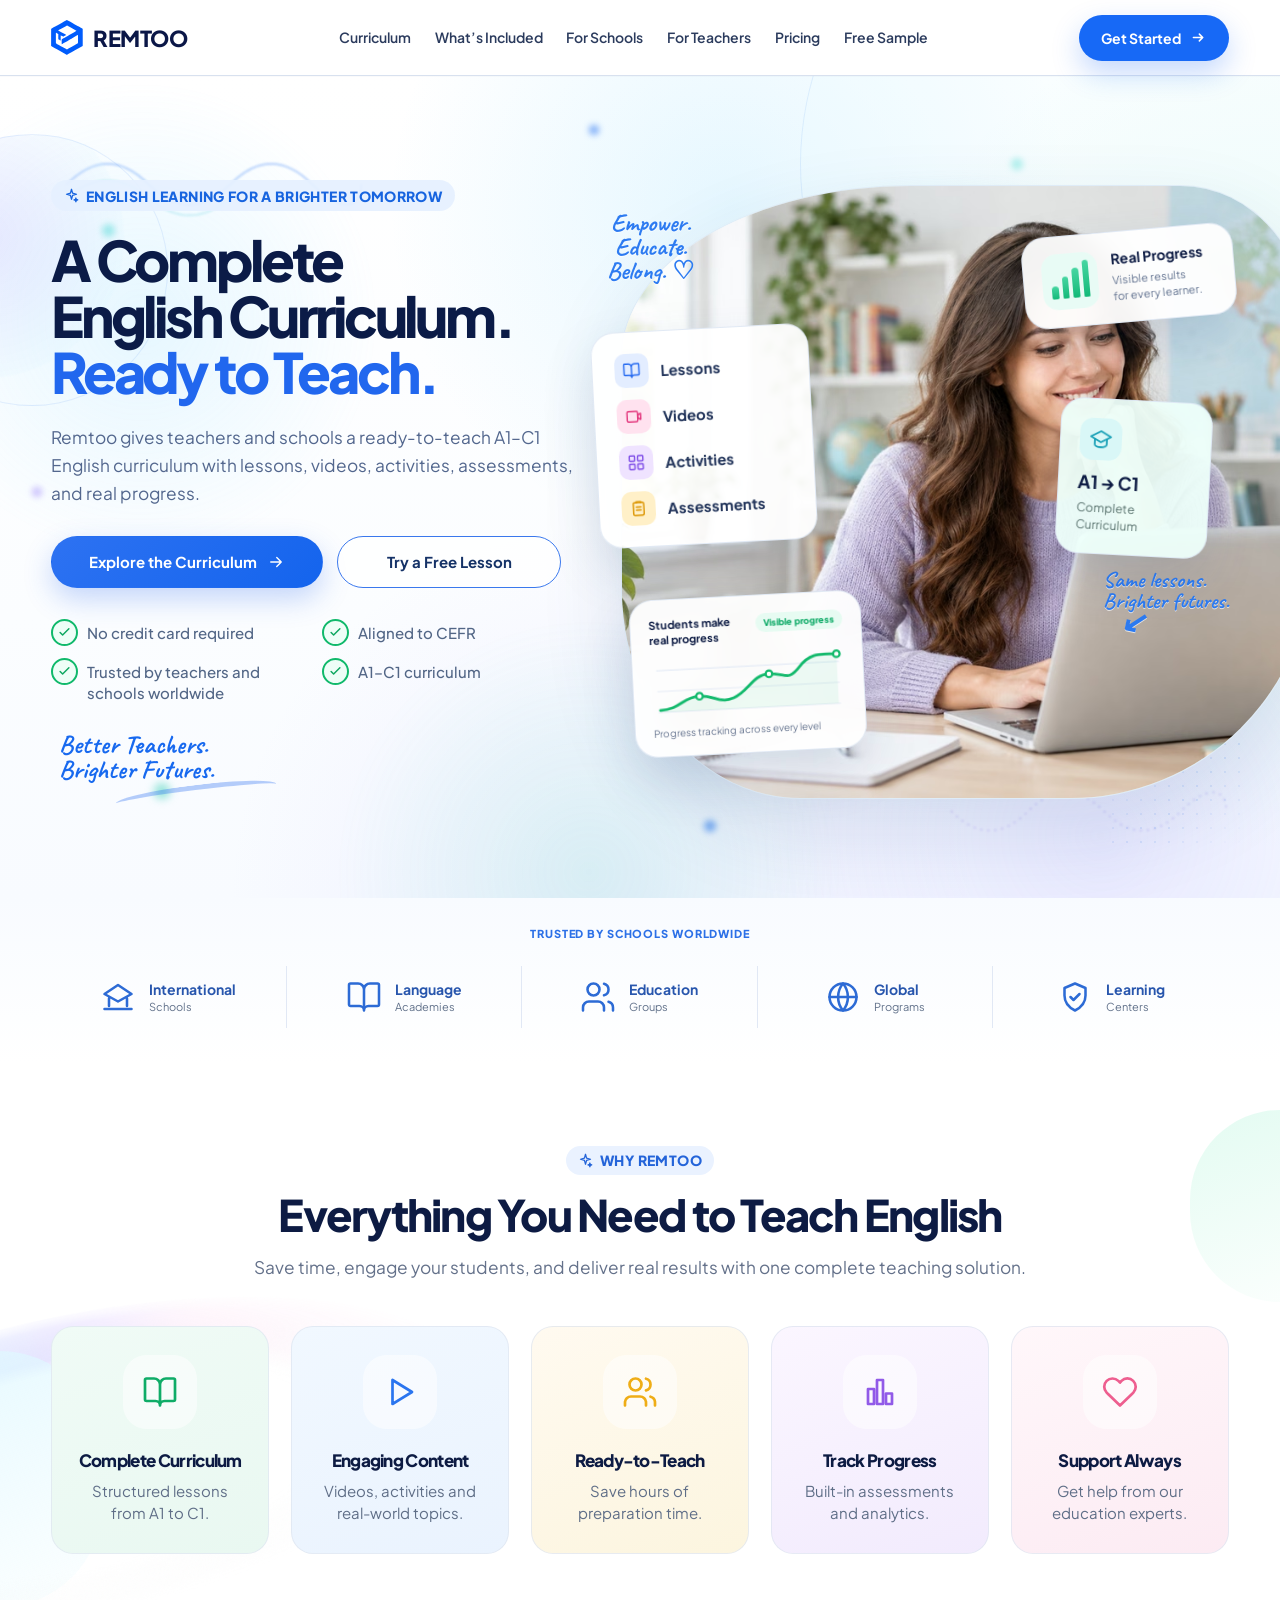
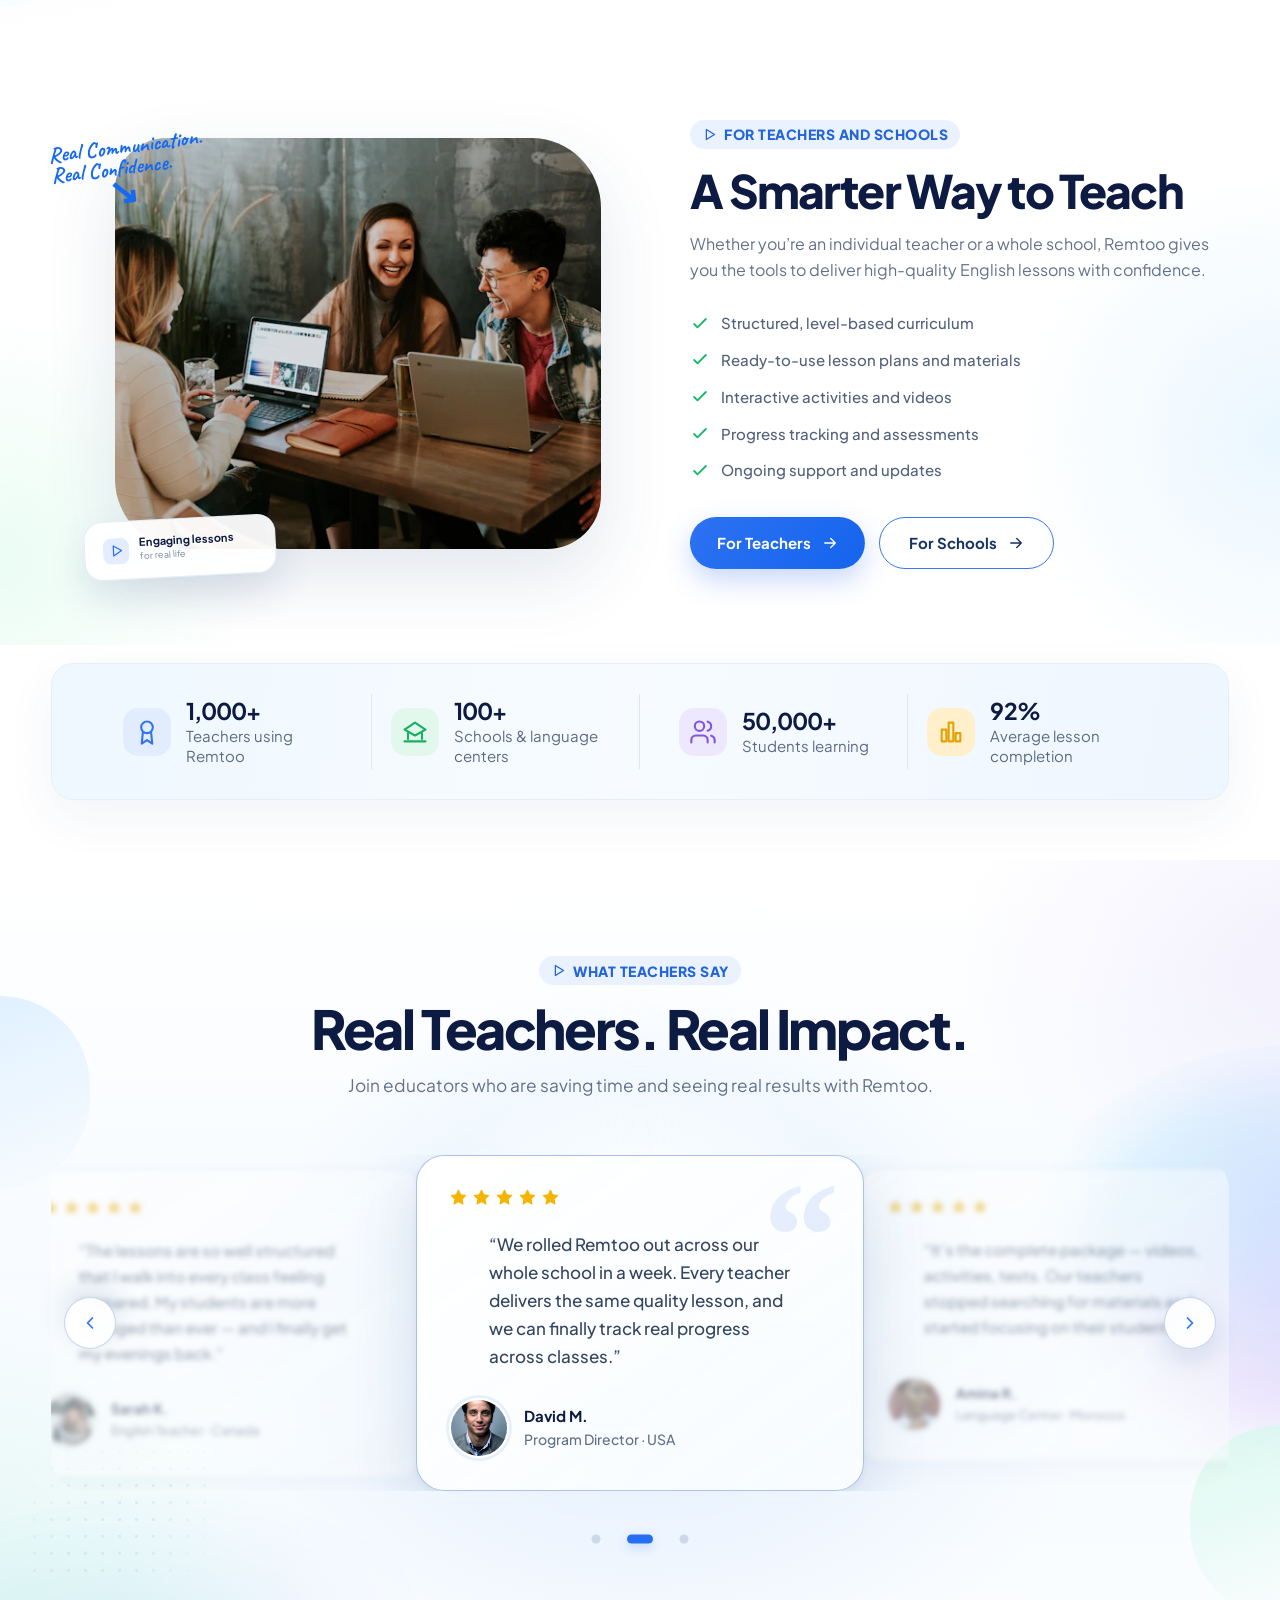
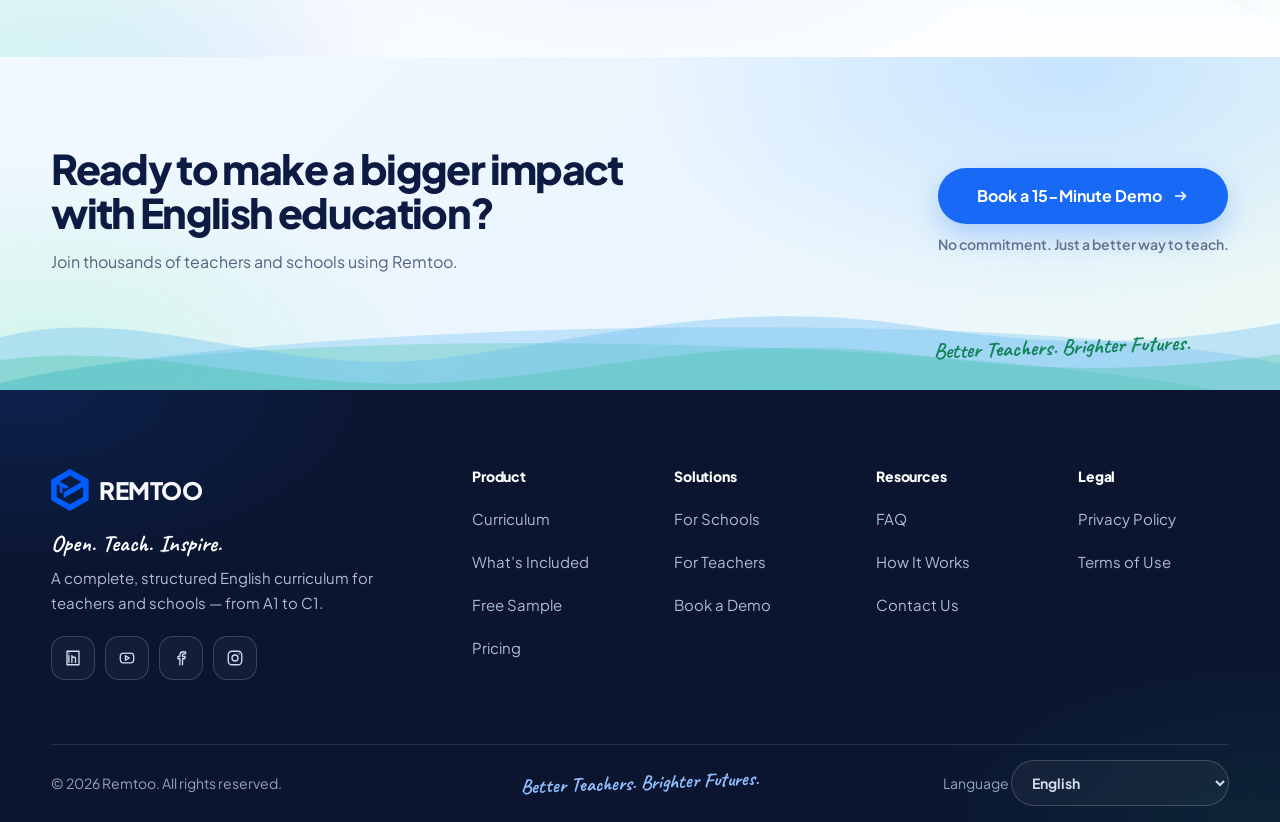
<file: index.html>
<!doctype html>
<html lang="en">
<head>
  <meta charset="UTF-8" />
  <meta name="viewport" content="width=device-width, initial-scale=1.0" />
  <meta name="color-scheme" content="light dark" />
  <meta name="theme-color" content="#ffffff" media="(prefers-color-scheme: light)" />
  <meta name="theme-color" content="#071221" media="(prefers-color-scheme: dark)" />
  <title>Remtoo — Open. Teach. Inspire.</title>
  <meta name="description" content="A complete A1–C1 English curriculum with ready-to-teach lessons, engaging content and clear progress tracking for teachers and schools." />
  <link rel="icon" type="image/svg+xml" href="assets/logos/favicon.svg" />
  <link rel="canonical" href="https://remtoo.com/" />
  <meta property="og:type" content="website" />
  <meta property="og:title" content="Remtoo — Open. Teach. Inspire." />
  <meta property="og:description" content="A complete, structured English curriculum for teachers and schools — from A1 to C1." />
  <meta property="og:url" content="https://remtoo.com/" />
  <link rel="preconnect" href="https://fonts.googleapis.com" />
  <link rel="preconnect" href="https://fonts.gstatic.com" crossorigin />
  <link href="https://fonts.googleapis.com/css2?family=Caveat:wght@600;700&amp;family=Plus+Jakarta+Sans:wght@400;500;600;700;800&amp;display=swap" rel="stylesheet" />
  <link rel="stylesheet" href="css/variables.css" />
  <link rel="stylesheet" href="css/home.css" />
  <script>
    document.documentElement.classList.add("js");
    window.setTimeout(function () {
      if (!window.__remtooHomeReady) document.documentElement.classList.remove("js");
    }, 1800);
  </script>
  <link rel="stylesheet" href="css/site-system.css" />
</head>
<body class="home-page">
  <a class="skip-link" href="#main">Skip to main content</a>

  <svg class="svg-sprite" xmlns="http://www.w3.org/2000/svg" aria-hidden="true">
    <defs>
      <symbol id="i-logo" viewBox="0 0 24 24"><path d="M22 9.5 12 4 2 9.5l10 5.5 10-5.5Z"/><path d="M6 12.2V17c0 1.7 2.7 3 6 3s6-1.3 6-3v-4.8"/></symbol>
      <symbol id="i-arrow" viewBox="0 0 24 24"><path d="M5 12h14M13 6l6 6-6 6"/></symbol>
      <symbol id="i-chevron" viewBox="0 0 24 24"><path d="m9 18 6-6-6-6"/></symbol>
      <symbol id="i-check" viewBox="0 0 24 24"><path d="m5 12 4 4L19 6"/></symbol>
      <symbol id="i-book" viewBox="0 0 24 24"><path d="M12 7v14M3 18a1 1 0 0 1-1-1V4a1 1 0 0 1 1-1h5a4 4 0 0 1 4 4 4 4 0 0 1 4-4h5a1 1 0 0 1 1 1v13a1 1 0 0 1-1 1h-6a3 3 0 0 0-3 3 3 3 0 0 0-3-3Z"/></symbol>
      <symbol id="i-play" viewBox="0 0 24 24"><path d="M7 4v16l13-8L7 4Z"/></symbol>
      <symbol id="i-users" viewBox="0 0 24 24"><path d="M16 21v-2a4 4 0 0 0-4-4H6a4 4 0 0 0-4 4v2M9 11a4 4 0 1 0 0-8 4 4 0 0 0 0 8ZM22 21v-2a4 4 0 0 0-3-3.87M16 3.13a4 4 0 0 1 0 7.75"/></symbol>
      <symbol id="i-bars" viewBox="0 0 24 24"><path d="M4 20V10h4v10H4Zm6 0V4h4v16h-4Zm6 0v-7h4v7h-4Z"/></symbol>
      <symbol id="i-heart" viewBox="0 0 24 24"><path d="M20.8 4.6a5.5 5.5 0 0 0-7.8 0L12 5.7l-1.1-1.1a5.5 5.5 0 0 0-7.8 7.8l1.1 1.1L12 21l7.8-7.5 1.1-1.1a5.5 5.5 0 0 0-.1-7.8Z"/></symbol>
      <symbol id="i-clipboard" viewBox="0 0 24 24"><rect x="5" y="4" width="14" height="17" rx="2"/><path d="M9 4.5V3h6v1.5M9 10h6M9 14h6"/></symbol>
      <symbol id="i-video" viewBox="0 0 24 24"><rect x="3" y="5" width="14" height="14" rx="2"/><path d="m17 10 4-2v8l-4-2v-4Z"/></symbol>
      <symbol id="i-grid" viewBox="0 0 24 24"><rect x="3" y="3" width="7" height="7" rx="1"/><rect x="14" y="3" width="7" height="7" rx="1"/><rect x="3" y="14" width="7" height="7" rx="1"/><rect x="14" y="14" width="7" height="7" rx="1"/></symbol>
      <symbol id="i-award" viewBox="0 0 24 24"><circle cx="12" cy="8" r="5"/><path d="m8.5 12-1 10 4.5-3 4.5 3-1-10"/></symbol>
      <symbol id="i-school" viewBox="0 0 24 24"><path d="m3 10 9-6 9 6-9 5-9-5ZM6 13v5M18 13v5M3 20h18"/></symbol>
      <symbol id="i-building" viewBox="0 0 24 24"><rect x="5" y="3" width="14" height="18" rx="1"/><path d="M9 7h2M13 7h2M9 11h2M13 11h2M9 15h2M13 15h2M10 21v-3h4v3"/></symbol>
      <symbol id="i-globe" viewBox="0 0 24 24"><circle cx="12" cy="12" r="9"/><path d="M3 12h18M12 3a14 14 0 0 1 0 18M12 3a14 14 0 0 0 0 18"/></symbol>
      <symbol id="i-shield" viewBox="0 0 24 24"><path d="M12 3 5 6v5c0 5 3 8 7 10 4-2 7-5 7-10V6l-7-3Z"/><path d="m9 12 2 2 4-4"/></symbol>
      <symbol id="i-star" viewBox="0 0 24 24"><path d="m12 2.8 2.8 5.7 6.3.9-4.6 4.5 1.1 6.3-5.6-3-5.6 3 1.1-6.3-4.6-4.5 6.3-.9L12 2.8Z"/></symbol>
      <symbol id="i-spark" viewBox="0 0 24 24"><path d="m12 2 1.7 6.3L20 10l-6.3 1.7L12 18l-1.7-6.3L4 10l6.3-1.7L12 2Z"/><path d="m19 16 .7 2.3L22 19l-2.3.7L19 22l-.7-2.3L16 19l2.3-.7L19 16Z"/></symbol>
      <symbol id="i-mail" viewBox="0 0 24 24"><rect x="3" y="5" width="18" height="14" rx="2"/><path d="m3 7 9 6 9-6"/></symbol>
      <symbol id="i-linkedin" viewBox="0 0 24 24"><path d="M8 9v10M4 9v10M4 5h.01M13 19v-6a4 4 0 0 1 8 0v6M13 9v10"/></symbol>
      <symbol id="i-youtube" viewBox="0 0 24 24"><path d="M21 8.2a2.5 2.5 0 0 0-1.8-1.8C17.6 6 12 6 12 6s-5.6 0-7.2.4A2.5 2.5 0 0 0 3 8.2 26 26 0 0 0 2.6 12 26 26 0 0 0 3 15.8a2.5 2.5 0 0 0 1.8 1.8c1.6.4 7.2.4 7.2.4s5.6 0 7.2-.4a2.5 2.5 0 0 0 1.8-1.8 26 26 0 0 0 .4-3.8 26 26 0 0 0-.4-3.8Z"/><path d="m10 9 5 3-5 3V9Z"/></symbol>
      <symbol id="i-facebook" viewBox="0 0 24 24"><path d="M14 21v-8h3l.5-4H14V7a2 2 0 0 1 2-2h2V2h-3a5 5 0 0 0-5 5v2H7v4h3v8"/></symbol>
      <symbol id="i-instagram" viewBox="0 0 24 24"><rect x="3" y="3" width="18" height="18" rx="5"/><circle cx="12" cy="12" r="4"/><path d="M17.5 6.5h.01"/></symbol>
    </defs>
  </svg>

  <!-- site-header:start -->
  <script>
    (function () {
      document.documentElement.classList.add("site-shell-js");
      if (document.body) document.body.classList.add("site-shell-js");
      window.__remtooShellFallbackTimer = window.setTimeout(function () {
        if (!window.__remtooShellReady) {
          document.documentElement.classList.remove("site-shell-js", "site-shell-nav-open");
          if (document.body) document.body.classList.remove("site-shell-js", "site-shell-nav-open");
        }
      }, 1500);
    })();
  </script>
  <header class="global-header" id="global-header" data-site-header>
    <div class="global-header__inner">
      <a class="global-brand" href="index.html" aria-label="Remtoo home">
        <img class="global-brand__icon" src="assets/logos/remtoo-icon.svg" alt="" width="209" height="230" aria-hidden="true" decoding="async" />
        <span class="global-brand__wordmark">REMTOO</span>
      </a>

      <nav class="global-desktop-nav" aria-label="Main navigation">
        <a class="global-nav-link" data-nav-route="curriculum.html" href="curriculum.html">Curriculum</a>
        <a class="global-nav-link" data-nav-route="whats-included.html" href="whats-included.html">What&rsquo;s Included</a>
        <a class="global-nav-link" data-nav-route="schools.html" href="schools.html">For Schools</a>
        <a class="global-nav-link" data-nav-route="teachers.html" href="teachers.html">For Teachers</a>
        <a class="global-nav-link" data-nav-route="pricing.html" href="pricing.html">Pricing</a>
        <a class="global-nav-link" data-nav-route="free-sample.html" href="free-sample.html">Free Sample</a>
      </nav>

      <a class="global-header-cta" href="pricing.html">
        <span>Get Started</span>
        <svg class="global-icon" viewBox="0 0 20 20" aria-hidden="true">
          <path d="M4 10h11m-4-4 4 4-4 4" />
        </svg>
      </a>

      <button
        class="global-menu-toggle"
        type="button"
        aria-expanded="false"
        aria-controls="global-mobile-nav"
        aria-label="Open navigation"
        data-mobile-nav-toggle
      >
        <span aria-hidden="true"></span>
      </button>
    </div>

    <div class="global-mobile-nav" id="global-mobile-nav" data-mobile-nav>
      <button
        class="global-mobile-nav__backdrop"
        type="button"
        tabindex="-1"
        aria-label="Close navigation"
        data-mobile-nav-close
      ></button>
      <div class="global-mobile-nav__panel" aria-label="Mobile navigation">
        <div class="global-mobile-nav__head">
          <a class="global-brand global-mobile-nav__brand" href="index.html" aria-label="Remtoo home">
            <img class="global-brand__icon" src="assets/logos/remtoo-icon.svg" alt="" width="209" height="230" aria-hidden="true" decoding="async" />
            <span class="global-brand__wordmark">REMTOO</span>
          </a>
          <button class="global-mobile-nav__close" type="button" aria-label="Close navigation" data-mobile-nav-close>
            <svg class="global-icon" viewBox="0 0 20 20" aria-hidden="true">
              <path d="m5 5 10 10M15 5 5 15" />
            </svg>
          </button>
        </div>

        <nav class="global-mobile-nav__links" aria-label="Mobile navigation links">
          <a class="global-mobile-nav__link" data-nav-route="curriculum.html" href="curriculum.html">
            <span class="global-mobile-nav__icon" aria-hidden="true">
              <svg class="global-icon" viewBox="0 0 24 24"><path d="M12 6.5C10.4 5.2 8.3 4.5 6 4.5H2.5v13H6c2.3 0 4.4.7 6 2 1.6-1.3 3.7-2 6-2h3.5v-13H18c-2.3 0-4.4.7-6 2Zm0 0V21.5" /></svg>
            </span>
            <span class="global-mobile-nav__label">Curriculum</span>
            <svg class="global-icon global-mobile-nav__chevron" viewBox="0 0 20 20" aria-hidden="true"><path d="m7 4.5 5.5 5.5L7 15.5" /></svg>
          </a>
          <a class="global-mobile-nav__link" data-nav-route="whats-included.html" href="whats-included.html">
            <span class="global-mobile-nav__icon" aria-hidden="true">
              <svg class="global-icon" viewBox="0 0 24 24"><path d="M21 7.6 12 3 3 7.6v8.8L12 21l9-4.6V7.6ZM3 7.6 12 12.2m9-4.6L12 12.2m0 0V21" /></svg>
            </span>
            <span class="global-mobile-nav__label">What&rsquo;s Included</span>
            <svg class="global-icon global-mobile-nav__chevron" viewBox="0 0 20 20" aria-hidden="true"><path d="m7 4.5 5.5 5.5L7 15.5" /></svg>
          </a>
          <a class="global-mobile-nav__link" data-nav-route="schools.html" href="schools.html">
            <span class="global-mobile-nav__icon" aria-hidden="true">
              <svg class="global-icon" viewBox="0 0 24 24"><path d="M3.5 21h17M5.5 21V6.6L12 3.2l6.5 3.4V21M12 6.4v2M9.2 9.6h.01M14.8 9.6h.01M9.2 12.8h.01M14.8 12.8h.01M9.2 16h.01M14.8 16h.01" /></svg>
            </span>
            <span class="global-mobile-nav__label">For Schools</span>
            <svg class="global-icon global-mobile-nav__chevron" viewBox="0 0 20 20" aria-hidden="true"><path d="m7 4.5 5.5 5.5L7 15.5" /></svg>
          </a>
          <a class="global-mobile-nav__link" data-nav-route="teachers.html" href="teachers.html">
            <span class="global-mobile-nav__icon" aria-hidden="true">
              <svg class="global-icon" viewBox="0 0 24 24"><path d="M12 4 2.5 8.5 12 13l9.5-4.5L12 4ZM6 10.9V15c0 1.8 2.7 3.2 6 3.2s6-1.4 6-3.2v-4.1M21.5 9v5" /></svg>
            </span>
            <span class="global-mobile-nav__label">For Teachers</span>
            <svg class="global-icon global-mobile-nav__chevron" viewBox="0 0 20 20" aria-hidden="true"><path d="m7 4.5 5.5 5.5L7 15.5" /></svg>
          </a>
          <a class="global-mobile-nav__link" data-nav-route="pricing.html" href="pricing.html">
            <span class="global-mobile-nav__icon" aria-hidden="true">
              <svg class="global-icon" viewBox="0 0 24 24"><path d="M3.5 11.5v-7a1 1 0 0 1 1-1h7L21 13l-8 8-9.5-9.5ZM7.5 7.5h.01" /></svg>
            </span>
            <span class="global-mobile-nav__label">Pricing</span>
            <svg class="global-icon global-mobile-nav__chevron" viewBox="0 0 20 20" aria-hidden="true"><path d="m7 4.5 5.5 5.5L7 15.5" /></svg>
          </a>
          <a class="global-mobile-nav__link" data-nav-route="free-sample.html" href="free-sample.html">
            <span class="global-mobile-nav__icon" aria-hidden="true">
              <svg class="global-icon" viewBox="0 0 24 24"><path d="M20 11.5v9a.5.5 0 0 1-.5.5h-15a.5.5 0 0 1-.5-.5v-9M2.5 8h19v3.5h-19zM12 8v13M12 8S7.5 8.2 6.5 6c-.7-1.6.6-3 2-2.6 2 .7 3.5 4.6 3.5 4.6Zm0 0s4.5.2 5.5-2c.7-1.6-.6-3-2-2.6-2 .7-3.5 4.6-3.5 4.6Z" /></svg>
            </span>
            <span class="global-mobile-nav__label">Free Sample</span>
            <svg class="global-icon global-mobile-nav__chevron" viewBox="0 0 20 20" aria-hidden="true"><path d="m7 4.5 5.5 5.5L7 15.5" /></svg>
          </a>
        </nav>

        <div class="global-mobile-nav__footer">
          <a class="global-header-cta global-mobile-nav__cta" href="pricing.html">
            <span>Get Started</span>
            <svg class="global-icon" viewBox="0 0 20 20" aria-hidden="true">
              <path d="M4 10h11m-4-4 4 4-4 4" />
            </svg>
          </a>
          <div class="global-mobile-nav__decor" aria-hidden="true">
            <svg class="global-mobile-nav__flight" viewBox="0 0 170 110">
              <path class="global-mobile-nav__flight-path" d="M6 102C52 100 84 16 128 18c24 1 32 32 36 78" />
            </svg>
            <svg class="global-mobile-nav__plane" viewBox="0 0 40 40">
              <path class="global-mobile-nav__plane-body" d="M37 3 3.6 16.4c-1 .4-1 1.8.1 2.1l8.7 2.6 2.9 8.7c.3 1 1.6 1.2 2.2.3l4.4-6 8.4 5.5c.8.5 1.8.1 2.1-.8L38.8 4.5C39.1 3.5 38 2.6 37 3Z" />
              <path class="global-mobile-nav__plane-fold" d="M13.5 21.2 33.6 9.2 16.7 27.4l-.2 3.9-3-10.1Z" />
            </svg>
            <svg class="global-mobile-nav__wave" viewBox="0 0 360 84" preserveAspectRatio="none">
              <path class="global-mobile-nav__wave-back" d="M0 48C56 24 122 22 180 34c52 10 108 8 180-16v66H0Z" />
              <path class="global-mobile-nav__wave-front" d="M0 62C64 44 128 42 188 52c56 9 116 4 172-14v46H0Z" />
            </svg>
            <p class="global-mobile-nav__tagline">Small steps.
              <span class="global-mobile-nav__tagline-accent">Big futures.<svg class="global-mobile-nav__swoosh" viewBox="0 0 96 7"><path class="global-mobile-nav__swoosh-path" d="M2 5.5C28 1 62 1 94 3.5" /></svg></span>
            </p>
          </div>
        </div>
      </div>
    </div>
  </header>
  <!-- site-header:end -->

  <main id="main">
    <section class="hero" aria-labelledby="hero-title">
      <div class="hero-decor" aria-hidden="true">        <div class="bg-decor" aria-hidden="true">
          <svg class="bg-wave bg-wave--a" viewBox="0 0 440 120" fill="none"><path d="M4 62C44 22 84 22 124 62S204 102 244 62 324 22 364 62 436 102 436 62"/><path d="M4 82C44 48 84 48 124 82S204 116 244 82"/></svg>
          <svg class="bg-wave bg-wave--b" viewBox="0 0 440 120" fill="none"><path d="M4 62C44 102 84 102 124 62S204 22 244 62 324 102 364 62 436 22 436 62"/></svg>
          <i class="bg-dot bg-dot--1"></i><i class="bg-dot bg-dot--2"></i><i class="bg-dot bg-dot--3"></i><i class="bg-dot bg-dot--4"></i><i class="bg-dot bg-dot--5"></i><i class="bg-dot bg-dot--6"></i><i class="bg-dot bg-dot--7"></i><i class="bg-dot bg-dot--8"></i>
        </div>

        <span class="hero-atmosphere hero-atmosphere--cyan"></span>
        <span class="hero-atmosphere hero-atmosphere--mint"></span>
        <span class="hero-atmosphere hero-atmosphere--lavender"></span>
        <span class="hero-ring hero-ring--left"></span>
        <span class="hero-ring hero-ring--right"></span>
        <span class="hero-dots"></span>
      </div>

      <div class="hero-inner hero-grid">
        <div class="hero-copy">
          <p class="eyebrow hero-enter" style="--hero-delay: 40ms"><svg aria-hidden="true"><use href="#i-spark"/></svg> English learning for a brighter tomorrow</p>
          <h1 id="hero-title" class="hero-enter" style="--hero-delay: 110ms">
            <span class="hero-title-line">A Complete</span>
            <span class="hero-title-line">English Curriculum.</span>
            <span class="hero-title-line hero-title-accent">Ready to Teach.</span>
          </h1>
          <p class="hero-lead hero-enter" style="--hero-delay: 180ms">Remtoo gives teachers and schools a ready-to-teach A1–C1 English curriculum with lessons, videos, activities, assessments, and real progress.</p>
          <div class="hero-actions hero-enter" style="--hero-delay: 250ms">
            <a class="button button-primary button-large" href="curriculum.html">Explore the Curriculum <svg aria-hidden="true"><use href="#i-arrow"/></svg></a>
            <a class="button button-outline button-large" href="free-sample.html">Try a Free Lesson</a>
          </div>
          <ul class="trust-points hero-enter" style="--hero-delay: 320ms" aria-label="Reasons to try Remtoo">
            <li><span><svg aria-hidden="true"><use href="#i-check"/></svg></span>No credit card required</li>
            <li><span><svg aria-hidden="true"><use href="#i-check"/></svg></span>Aligned to CEFR</li>
            <li><span><svg aria-hidden="true"><use href="#i-check"/></svg></span>Trusted by teachers and schools worldwide</li>
            <li><span><svg aria-hidden="true"><use href="#i-check"/></svg></span>A1–C1 curriculum</li>
          </ul>
          <p class="hand-note hero-copy-note hero-enter" style="--hero-delay: 390ms" aria-hidden="true">Better Teachers.<br />Brighter Futures.<span></span></p>
        </div>

        <div class="hero-visual">
          <span class="hero-visual-glow" aria-hidden="true"></span>
          <p class="hand-note hero-visual-note hero-visual-note--top hero-enter" style="--hero-delay: 520ms" aria-hidden="true">Empower.<br />Educate.<br />Belong. ♡</p>
          <p class="hand-note hero-visual-note hero-visual-note--side hero-enter" style="--hero-delay: 570ms" aria-hidden="true">Same lessons.<br />Brighter futures.<span>↙</span></p>

          <div class="hero-photo-wrap hero-enter" style="--hero-delay: 360ms">
            <picture>
              <source type="image/avif" srcset="assets/images/hero/hero-home-teacher-960.avif 960w, assets/images/hero/hero-home-teacher-1448.avif 1448w" sizes="(max-width: 1040px) min(92vw, 760px), (max-width: 1600px) 56vw, 840px" />
              <source type="image/webp" srcset="assets/images/hero/hero-home-teacher-960.webp 960w, assets/images/hero/hero-home-teacher-1448.webp 1448w" sizes="(max-width: 1040px) min(92vw, 760px), (max-width: 1600px) 56vw, 840px" />
              <img src="assets/images/hero/hero-home-teacher.jpg" alt="Teacher smiling as she prepares an English lesson on her laptop in a bright learning space" width="1448" height="1086" decoding="async" fetchpriority="high" />
            </picture>
          </div>

          <div class="hero-card hero-card--lessons hero-enter" style="--hero-delay: 460ms">
            <div class="hero-card-surface">
              <ul aria-label="Curriculum content">
                <li><span class="mini-icon mini-blue"><svg aria-hidden="true"><use href="#i-book"/></svg></span>Lessons</li>
                <li><span class="mini-icon mini-pink"><svg aria-hidden="true"><use href="#i-video"/></svg></span>Videos</li>
                <li><span class="mini-icon mini-purple"><svg aria-hidden="true"><use href="#i-grid"/></svg></span>Activities</li>
                <li><span class="mini-icon mini-amber"><svg aria-hidden="true"><use href="#i-clipboard"/></svg></span>Assessments</li>
              </ul>
            </div>
          </div>

          <div class="hero-card hero-card--progress hero-enter" style="--hero-delay: 540ms">
            <div class="hero-card-surface">
              <span class="progress-bars" aria-hidden="true"><i></i><i></i><i></i><i></i></span>
              <span><strong>Real Progress</strong><small>Visible results<br />for every learner.</small></span>
            </div>
          </div>

          <div class="hero-card hero-card--level hero-enter" style="--hero-delay: 610ms">
            <div class="hero-card-surface">
              <span class="level-icon" aria-hidden="true"><svg aria-hidden="true"><use href="#i-logo"/></svg></span>
              <strong>A1 → C1</strong>
              <small>Complete<br />Curriculum</small>
            </div>
          </div>

          <div class="hero-card hero-card--chart hero-enter" style="--hero-delay: 680ms">
            <div class="hero-card-surface">
              <div class="chart-card-heading"><strong>Students make real progress</strong><span>Visible progress</span></div>
              <svg class="progress-line" viewBox="0 0 176 58" aria-hidden="true"><path class="progress-line-grid" d="M5 49H171M5 30H171M5 11H171"/><path class="progress-line-fill" d="M7 47C25 47 28 36 43 36s17 8 31 3 18-20 33-20 17 8 28-5 21-10 34-10v45H7Z"/><path class="progress-line-path" d="M7 47C25 47 28 36 43 36s17 8 31 3 18-20 33-20 17 8 28-5 21-10 34-10"/><circle cx="43" cy="36" r="3"/><circle cx="107" cy="19" r="3"/><circle cx="169" cy="4" r="3"/></svg>
              <small>Progress tracking across every level</small>
            </div>
          </div>
        </div>
      </div>
    </section>

    <section class="school-proof" aria-labelledby="school-proof-title"><div class="home-container"><h2 id="school-proof-title">Trusted by schools worldwide</h2><div class="school-proof-grid"><div class="school-proof-item"><svg aria-hidden="true"><use href="#i-school"/></svg><span><strong>International</strong><small>Schools</small></span></div><div class="school-proof-item"><svg aria-hidden="true"><use href="#i-book"/></svg><span><strong>Language</strong><small>Academies</small></span></div><div class="school-proof-item"><svg aria-hidden="true"><use href="#i-users"/></svg><span><strong>Education</strong><small>Groups</small></span></div><div class="school-proof-item"><svg aria-hidden="true"><use href="#i-globe"/></svg><span><strong>Global</strong><small>Programs</small></span></div><div class="school-proof-item"><svg aria-hidden="true"><use href="#i-shield"/></svg><span><strong>Learning</strong><small>Centers</small></span></div></div></div></section>

    <section class="features-section ambient-stage" id="features" aria-labelledby="features-title">
      <span class="ambient-art ambient-art--ribbon ambient-art--violet ambient-art--ribbon-left is-drifting" aria-hidden="true"></span>
      <span class="section-orb feature-orb-left" aria-hidden="true"></span><span class="section-orb feature-orb-right" aria-hidden="true"></span>
      <div class="home-container"><header class="section-heading reveal"><p class="eyebrow"><svg aria-hidden="true"><use href="#i-spark"/></svg> Why Remtoo</p><h2 id="features-title">Everything You Need to Teach English</h2><p>Save time, engage your students, and deliver real results with one complete teaching solution.</p></header>
        <div class="feature-grid">
          <article class="feature-card feature-mint reveal" style="--delay:.02s"><span class="feature-icon"><svg aria-hidden="true"><use href="#i-book"/></svg></span><h3>Complete Curriculum</h3><p>Structured lessons from A1 to C1.</p></article>
          <article class="feature-card feature-blue reveal" style="--delay:.08s"><span class="feature-icon"><svg aria-hidden="true"><use href="#i-play"/></svg></span><h3>Engaging Content</h3><p>Videos, activities and real-world topics.</p></article>
          <article class="feature-card feature-amber reveal" style="--delay:.14s"><span class="feature-icon"><svg aria-hidden="true"><use href="#i-users"/></svg></span><h3>Ready-to-Teach</h3><p>Save hours of preparation time.</p></article>
          <article class="feature-card feature-purple reveal" style="--delay:.2s"><span class="feature-icon"><svg aria-hidden="true"><use href="#i-bars"/></svg></span><h3>Track Progress</h3><p>Built-in assessments and analytics.</p></article>
          <article class="feature-card feature-pink reveal" style="--delay:.26s"><span class="feature-icon"><svg aria-hidden="true"><use href="#i-heart"/></svg></span><h3>Support Always</h3><p>Get help from our education experts.</p></article>
        </div>
      </div>
    </section>

    <section class="smarter-section" id="how-it-works" aria-labelledby="smarter-title"><div class="home-container smarter-grid">
      <div class="smarter-visual reveal"><div class="photo-frame"><img src="assets/images/lessons/pair-work.webp" alt="Teacher guiding students through an engaging lesson" width="960" height="640" loading="lazy" decoding="async" /></div><p class="hand-note classroom-note" aria-hidden="true">Real Communication.<br />Real Confidence.<span>↘</span></p><div class="photo-label"><span class="mini-icon mini-blue"><svg aria-hidden="true"><use href="#i-play"/></svg></span><strong>Engaging lessons</strong><small>for real life</small></div></div>
      <div class="smarter-copy reveal"><p class="eyebrow"><svg aria-hidden="true"><use href="#i-play"/></svg> For teachers and schools</p><h2 id="smarter-title">A Smarter Way to Teach</h2><p class="smarter-lead">Whether you&rsquo;re an individual teacher or a whole school, Remtoo gives you the tools to deliver high-quality English lessons with confidence.</p><ul class="benefit-list"><li><svg aria-hidden="true"><use href="#i-check"/></svg>Structured, level-based curriculum</li><li><svg aria-hidden="true"><use href="#i-check"/></svg>Ready-to-use lesson plans and materials</li><li><svg aria-hidden="true"><use href="#i-check"/></svg>Interactive activities and videos</li><li><svg aria-hidden="true"><use href="#i-check"/></svg>Progress tracking and assessments</li><li><svg aria-hidden="true"><use href="#i-check"/></svg>Ongoing support and updates</li></ul><div class="smarter-actions"><a class="button button-primary" href="teachers.html">For Teachers <svg aria-hidden="true"><use href="#i-arrow"/></svg></a><a class="button button-outline" href="schools.html">For Schools <svg aria-hidden="true"><use href="#i-arrow"/></svg></a></div></div>
    </div></section>

    <section class="metrics-section" aria-label="Remtoo results"><div class="home-container metrics-grid reveal"><div class="metric"><span class="metric-icon metric-blue"><svg aria-hidden="true"><use href="#i-award"/></svg></span><span><strong>1,000+</strong><small>Teachers using Remtoo</small></span></div><div class="metric"><span class="metric-icon metric-green"><svg aria-hidden="true"><use href="#i-school"/></svg></span><span><strong>100+</strong><small>Schools &amp; language centers</small></span></div><div class="metric"><span class="metric-icon metric-purple"><svg aria-hidden="true"><use href="#i-users"/></svg></span><span><strong>50,000+</strong><small>Students learning</small></span></div><div class="metric"><span class="metric-icon metric-amber"><svg aria-hidden="true"><use href="#i-bars"/></svg></span><span><strong>92%</strong><small>Average lesson completion</small></span></div></div></section>

    <section class="testimonials-section ambient-stage" aria-labelledby="testimonials-title">
      <span class="ambient-art ambient-art--cloud ambient-art--violet ambient-art--mid-right" aria-hidden="true"></span>
      <span class="ambient-art ambient-art--mist ambient-art--mint ambient-art--south-west testimonial-ambient-mist" aria-hidden="true"></span>
      <span class="section-orb testimonial-orb-left" aria-hidden="true"></span>
      <span class="section-orb testimonial-orb-right" aria-hidden="true"></span>
      <div class="home-container">
        <header class="section-heading reveal">
          <p class="eyebrow"><svg aria-hidden="true"><use href="#i-play"/></svg> What teachers say</p>
          <h2 id="testimonials-title">Real Teachers. Real Impact.</h2>
          <p>Join educators who are saving time and seeing real results with Remtoo.</p>
        </header>

        <div class="testimonial-carousel reveal" role="region" aria-roledescription="carousel" aria-label="Teacher testimonials" aria-describedby="testimonial-instructions">
          <p class="visually-hidden" id="testimonial-instructions">Use the previous and next buttons, swipe, or press the left and right arrow keys to browse testimonials.</p>
          <button class="carousel-arrow carousel-prev" type="button" aria-label="Previous testimonial"><svg aria-hidden="true"><use href="#i-chevron"/></svg></button>
          <div class="testimonial-track" id="testimonial-track" tabindex="0">
            <article class="testimonial-card is-previous" aria-roledescription="slide" aria-label="Testimonial 1 of 3">
              <div class="stars" role="img" aria-label="5 out of 5 stars"><svg aria-hidden="true"><use href="#i-star"/></svg><svg aria-hidden="true"><use href="#i-star"/></svg><svg aria-hidden="true"><use href="#i-star"/></svg><svg aria-hidden="true"><use href="#i-star"/></svg><svg aria-hidden="true"><use href="#i-star"/></svg></div>
              <blockquote>&ldquo;The lessons are so well structured that I walk into every class feeling prepared. My students are more engaged than ever — and I finally get my evenings back.&rdquo;</blockquote>
              <footer><img src="assets/images/people/sarah.webp" alt="Portrait of Sarah K." width="54" height="54" loading="lazy" decoding="async" /><span><strong>Sarah K.</strong><small>English Teacher · Canada</small></span></footer>
            </article>
            <article class="testimonial-card is-active" aria-roledescription="slide" aria-label="Testimonial 2 of 3" aria-current="true">
              <div class="stars" role="img" aria-label="5 out of 5 stars"><svg aria-hidden="true"><use href="#i-star"/></svg><svg aria-hidden="true"><use href="#i-star"/></svg><svg aria-hidden="true"><use href="#i-star"/></svg><svg aria-hidden="true"><use href="#i-star"/></svg><svg aria-hidden="true"><use href="#i-star"/></svg></div>
              <blockquote>&ldquo;We rolled Remtoo out across our whole school in a week. Every teacher delivers the same quality lesson, and we can finally track real progress across classes.&rdquo;</blockquote>
              <footer><img src="assets/images/people/david.webp" alt="Portrait of David M." width="54" height="54" loading="lazy" decoding="async" /><span><strong>David M.</strong><small>Program Director · USA</small></span></footer>
            </article>
            <article class="testimonial-card is-next" aria-roledescription="slide" aria-label="Testimonial 3 of 3">
              <div class="stars" role="img" aria-label="5 out of 5 stars"><svg aria-hidden="true"><use href="#i-star"/></svg><svg aria-hidden="true"><use href="#i-star"/></svg><svg aria-hidden="true"><use href="#i-star"/></svg><svg aria-hidden="true"><use href="#i-star"/></svg><svg aria-hidden="true"><use href="#i-star"/></svg></div>
              <blockquote>&ldquo;It&rsquo;s the complete package — videos, activities, tests. Our teachers stopped searching for materials and started focusing on their students.&rdquo;</blockquote>
              <footer><img src="assets/images/people/amina.webp" alt="Portrait of Amina R." width="54" height="54" loading="lazy" decoding="async" /><span><strong>Amina R.</strong><small>Language Center · Morocco</small></span></footer>
            </article>
          </div>
          <button class="carousel-arrow carousel-next" type="button" aria-label="Next testimonial"><svg aria-hidden="true"><use href="#i-chevron"/></svg></button>
          <div class="carousel-dots" role="group" aria-label="Choose a testimonial"></div>
          <p class="visually-hidden" id="testimonial-status" aria-live="polite" aria-atomic="true"></p>
        </div>
      </div>
    </section>
  </main>

  <!-- site-footer:start -->
  <section class="global-footer-cta" aria-labelledby="global-footer-cta-title">
    <div class="global-footer-cta__inner">
      <div class="global-footer-cta__copy">
        <h2 class="global-footer-cta__title" id="global-footer-cta-title">Ready to make a bigger impact with English education?</h2>
        <p class="global-footer-cta__text">Join thousands of teachers and schools using Remtoo.</p>
      </div>

      <div class="global-footer-cta__action-wrap">
        <a class="global-footer-cta__button" href="schools.html#demo">
          <span>Book a 15-Minute Demo</span>
          <svg viewBox="0 0 20 20" aria-hidden="true">
            <path d="M4 10h11m-4-4 4 4-4 4" fill="none" stroke="currentColor" stroke-width="1.8" stroke-linecap="round" stroke-linejoin="round" />
          </svg>
        </a>
        <p class="global-footer-cta__microcopy">No commitment. Just a better way to teach.</p>
      </div>
    </div>

    <p class="global-footer-cta__note" aria-hidden="true">Better Teachers. Brighter Futures.</p>
    <div class="global-footer-cta__waves" aria-hidden="true">
      <svg viewBox="0 0 1600 120" preserveAspectRatio="none">
        <path class="global-footer-cta__wave--back" d="M0 57c175-44 350 50 552 25 215-27 366-73 600-38 174 26 303 21 448-4v80H0Z" />
        <path class="global-footer-cta__wave--front" d="M0 84c196-25 364 44 582 25 213-18 344-58 570-30 170 21 299 18 448-2v43H0Z" />
      </svg>
    </div>
  </section>

  <footer class="global-footer" id="site-footer">
    <div class="global-footer__inner">
      <div class="global-footer__grid">
        <div class="global-footer__brand">
          <a class="global-brand global-brand--footer" href="index.html" aria-label="Remtoo home">
            <img class="global-brand__icon" src="assets/logos/remtoo-icon.svg" alt="" width="209" height="230" aria-hidden="true" decoding="async" />
            <span class="global-brand__wordmark">REMTOO</span>
          </a>
          <p class="global-footer__tagline">Open. Teach. Inspire.</p>
          <p class="global-footer__description">A complete, structured English curriculum for teachers and schools &mdash; from A1 to C1.</p>
          <div class="global-footer__social" role="navigation" aria-label="Remtoo social media">
            <a href="https://linkedin.com/company/remtoo" target="_blank" rel="noopener noreferrer" aria-label="Remtoo on LinkedIn">
              <svg viewBox="0 0 24 24" aria-hidden="true"><path d="M6.5 8.5V18M6.5 5.5v.01M10.5 18v-5.2c0-2.7 4.8-3 4.8.1V18M10.5 9v9M4 3h16v18H4z" /></svg>
            </a>
            <a href="https://youtube.com/@remtoo" target="_blank" rel="noopener noreferrer" aria-label="Remtoo on YouTube">
              <svg viewBox="0 0 24 24" aria-hidden="true"><path d="M21 12c0 2.4-.3 4.1-.7 4.8-.4.7-1 1.1-1.8 1.3-1.2.3-3.4.4-6.5.4s-5.3-.1-6.5-.4c-.8-.2-1.4-.6-1.8-1.3C3.3 16.1 3 14.4 3 12s.3-4.1.7-4.8c.4-.7 1-1.1 1.8-1.3 1.2-.3 3.4-.4 6.5-.4s5.3.1 6.5.4c.8.2 1.4.6 1.8 1.3.4.7.7 2.4.7 4.8Z" /><path d="m10 9 5 3-5 3Z" /></svg>
            </a>
            <a href="https://facebook.com/remtoo" target="_blank" rel="noopener noreferrer" aria-label="Remtoo on Facebook">
              <svg viewBox="0 0 24 24" aria-hidden="true"><path d="M14 21v-8h3l.5-3H14V8.2c0-.9.3-1.7 1.8-1.7H18V3.8c-.4-.1-1.6-.2-2.8-.2-2.8 0-4.7 1.7-4.7 4.9V10H8v3h2.5v8" /></svg>
            </a>
            <a href="https://instagram.com/remtoo" target="_blank" rel="noopener noreferrer" aria-label="Remtoo on Instagram">
              <svg viewBox="0 0 24 24" aria-hidden="true"><rect x="3" y="3" width="18" height="18" rx="5" /><circle cx="12" cy="12" r="4" /><path d="M17.5 6.5h.01" /></svg>
            </a>
          </div>
        </div>

        <div class="global-footer__columns">
          <nav class="global-footer__column" aria-label="Product">
            <h2 class="global-footer__heading">Product</h2>
            <ul>
              <li><a href="curriculum.html">Curriculum</a></li>
              <li><a href="whats-included.html">What&rsquo;s Included</a></li>
              <li><a href="free-sample.html">Free Sample</a></li>
              <li><a href="pricing.html">Pricing</a></li>
            </ul>
          </nav>
          <nav class="global-footer__column" aria-label="Solutions">
            <h2 class="global-footer__heading">Solutions</h2>
            <ul>
              <li><a href="schools.html">For Schools</a></li>
              <li><a href="teachers.html">For Teachers</a></li>
              <li><a href="schools.html#demo">Book a Demo</a></li>
            </ul>
          </nav>
          <nav class="global-footer__column" aria-label="Resources">
            <h2 class="global-footer__heading">Resources</h2>
            <ul>
              <li><a href="pricing.html#faq">FAQ</a></li>
              <li><a href="index.html#how-it-works">How It Works</a></li>
              <li><a href="mailto:hello@remtoo.com">Contact Us</a></li>
            </ul>
          </nav>
          <nav class="global-footer__column" aria-label="Legal">
            <h2 class="global-footer__heading">Legal</h2>
            <ul>
              <li><a href="legal.html#privacy">Privacy Policy</a></li>
              <li><a href="legal.html#terms">Terms of Use</a></li>
            </ul>
          </nav>
        </div>

        <div class="global-footer__accordion" data-footer-accordion role="navigation" aria-label="Footer navigation">
          <div class="global-footer__accordion-item">
            <button class="global-footer__trigger global-footer__accordion-trigger" id="global-footer-product-trigger" type="button" disabled aria-expanded="true" aria-controls="global-footer-product-panel">
              <span>Product</span><svg viewBox="0 0 20 20" aria-hidden="true"><path d="m5 8 5 5 5-5" /></svg>
            </button>
            <div class="global-footer__panel" id="global-footer-product-panel" role="region" aria-labelledby="global-footer-product-trigger">
              <ul>
                <li><a href="curriculum.html">Curriculum</a></li>
                <li><a href="whats-included.html">What&rsquo;s Included</a></li>
                <li><a href="free-sample.html">Free Sample</a></li>
                <li><a href="pricing.html">Pricing</a></li>
              </ul>
            </div>
          </div>
          <div class="global-footer__accordion-item">
            <button class="global-footer__trigger global-footer__accordion-trigger" id="global-footer-solutions-trigger" type="button" disabled aria-expanded="true" aria-controls="global-footer-solutions-panel">
              <span>Solutions</span><svg viewBox="0 0 20 20" aria-hidden="true"><path d="m5 8 5 5 5-5" /></svg>
            </button>
            <div class="global-footer__panel" id="global-footer-solutions-panel" role="region" aria-labelledby="global-footer-solutions-trigger">
              <ul>
                <li><a href="schools.html">For Schools</a></li>
                <li><a href="teachers.html">For Teachers</a></li>
                <li><a href="schools.html#demo">Book a Demo</a></li>
              </ul>
            </div>
          </div>
          <div class="global-footer__accordion-item">
            <button class="global-footer__trigger global-footer__accordion-trigger" id="global-footer-resources-trigger" type="button" disabled aria-expanded="true" aria-controls="global-footer-resources-panel">
              <span>Resources</span><svg viewBox="0 0 20 20" aria-hidden="true"><path d="m5 8 5 5 5-5" /></svg>
            </button>
            <div class="global-footer__panel" id="global-footer-resources-panel" role="region" aria-labelledby="global-footer-resources-trigger">
              <ul>
                <li><a href="pricing.html#faq">FAQ</a></li>
                <li><a href="index.html#how-it-works">How It Works</a></li>
                <li><a href="mailto:hello@remtoo.com">Contact Us</a></li>
              </ul>
            </div>
          </div>
          <div class="global-footer__accordion-item">
            <button class="global-footer__trigger global-footer__accordion-trigger" id="global-footer-legal-trigger" type="button" disabled aria-expanded="true" aria-controls="global-footer-legal-panel">
              <span>Legal</span><svg viewBox="0 0 20 20" aria-hidden="true"><path d="m5 8 5 5 5-5" /></svg>
            </button>
            <div class="global-footer__panel" id="global-footer-legal-panel" role="region" aria-labelledby="global-footer-legal-trigger">
              <ul>
                <li><a href="legal.html#privacy">Privacy Policy</a></li>
                <li><a href="legal.html#terms">Terms of Use</a></li>
              </ul>
            </div>
          </div>
        </div>
      </div>

      <div class="global-footer__bottom">
        <label class="global-footer__language">
          <span>Language</span>
          <select aria-label="Language">
            <option value="en" selected>English</option>
            <option value="fr" disabled>Fran&ccedil;ais &mdash; Coming soon</option>
            <option value="ar" disabled>العربية &mdash; Coming soon</option>
          </select>
        </label>
        <p class="global-footer__copyright">&copy; <span data-current-year>2026</span> Remtoo. All rights reserved.</p>
        <p class="global-footer__note" aria-hidden="true">Better Teachers. Brighter Futures.</p>
      </div>
    </div>
  </footer>
  <!-- site-footer:end -->

  <script src="js/home.js" defer></script>
  <script src="js/site-shell.js" defer></script>
</body>
</html>
</file>
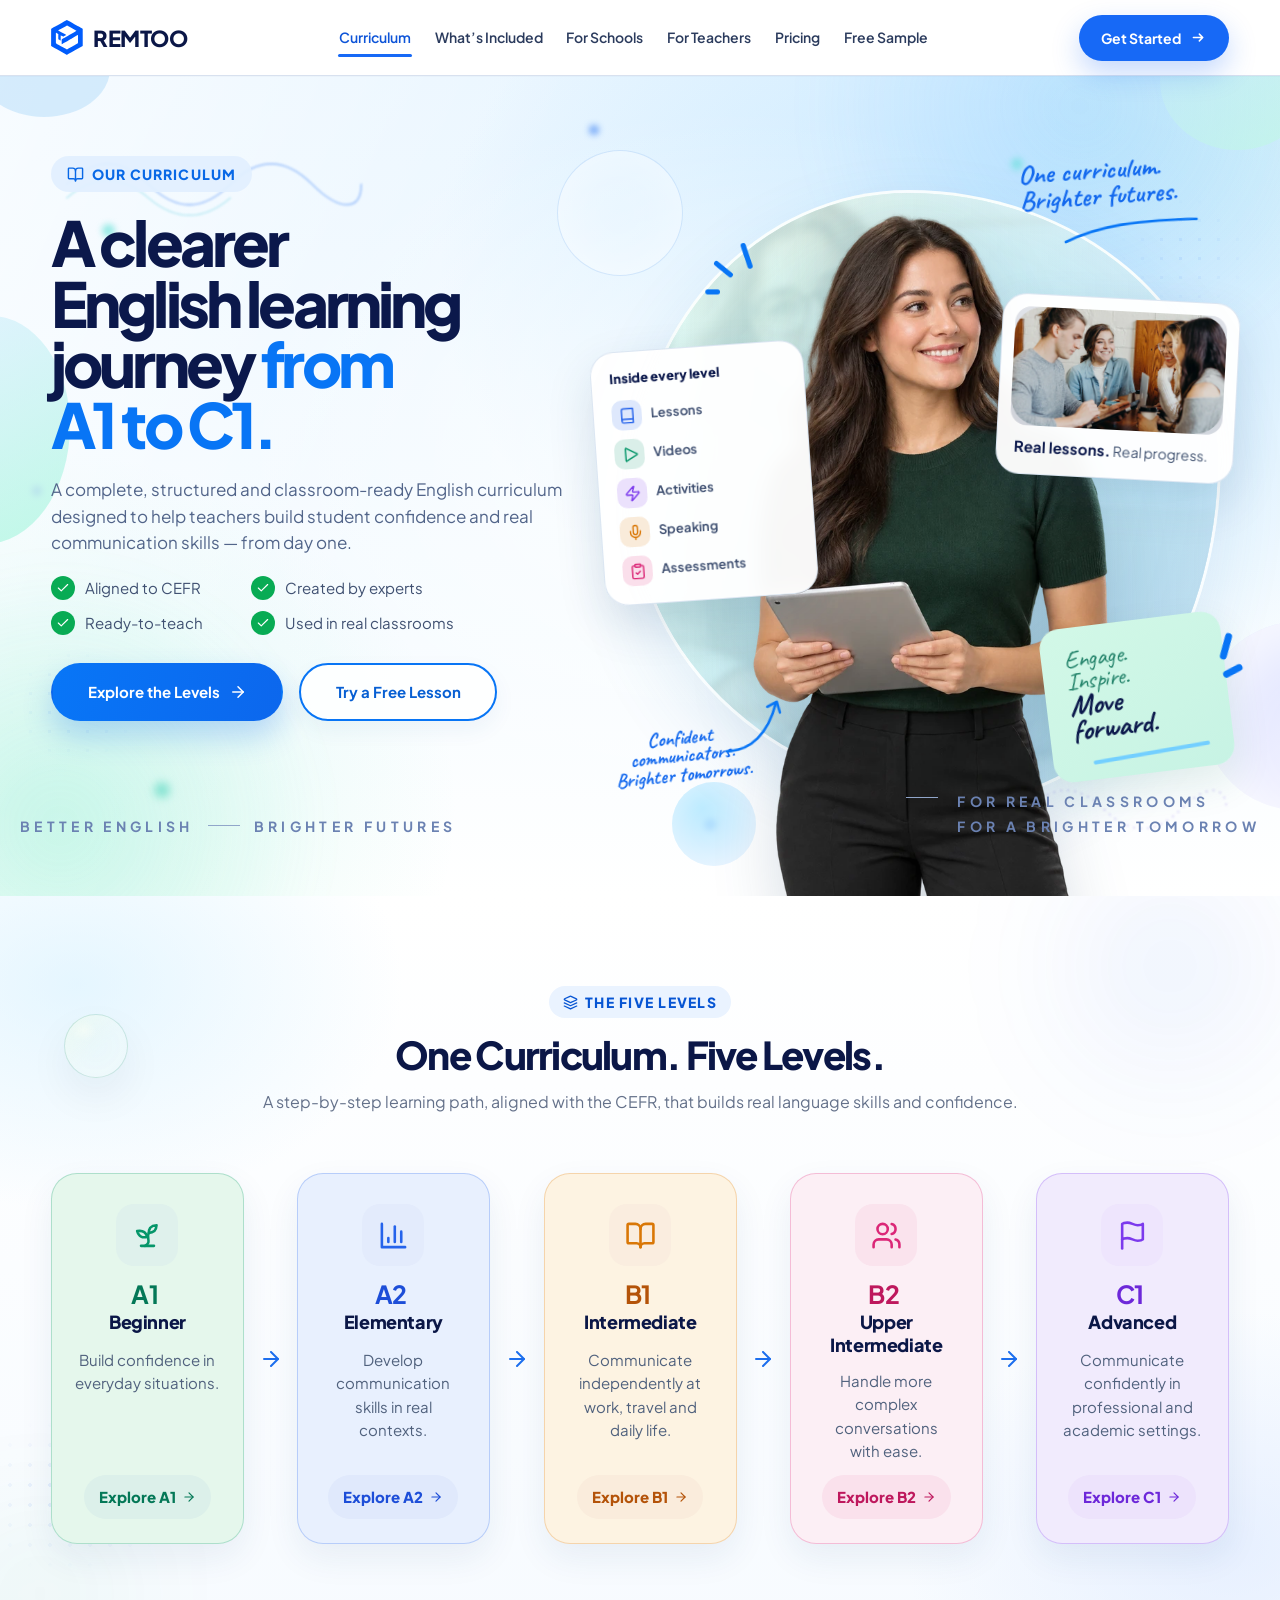
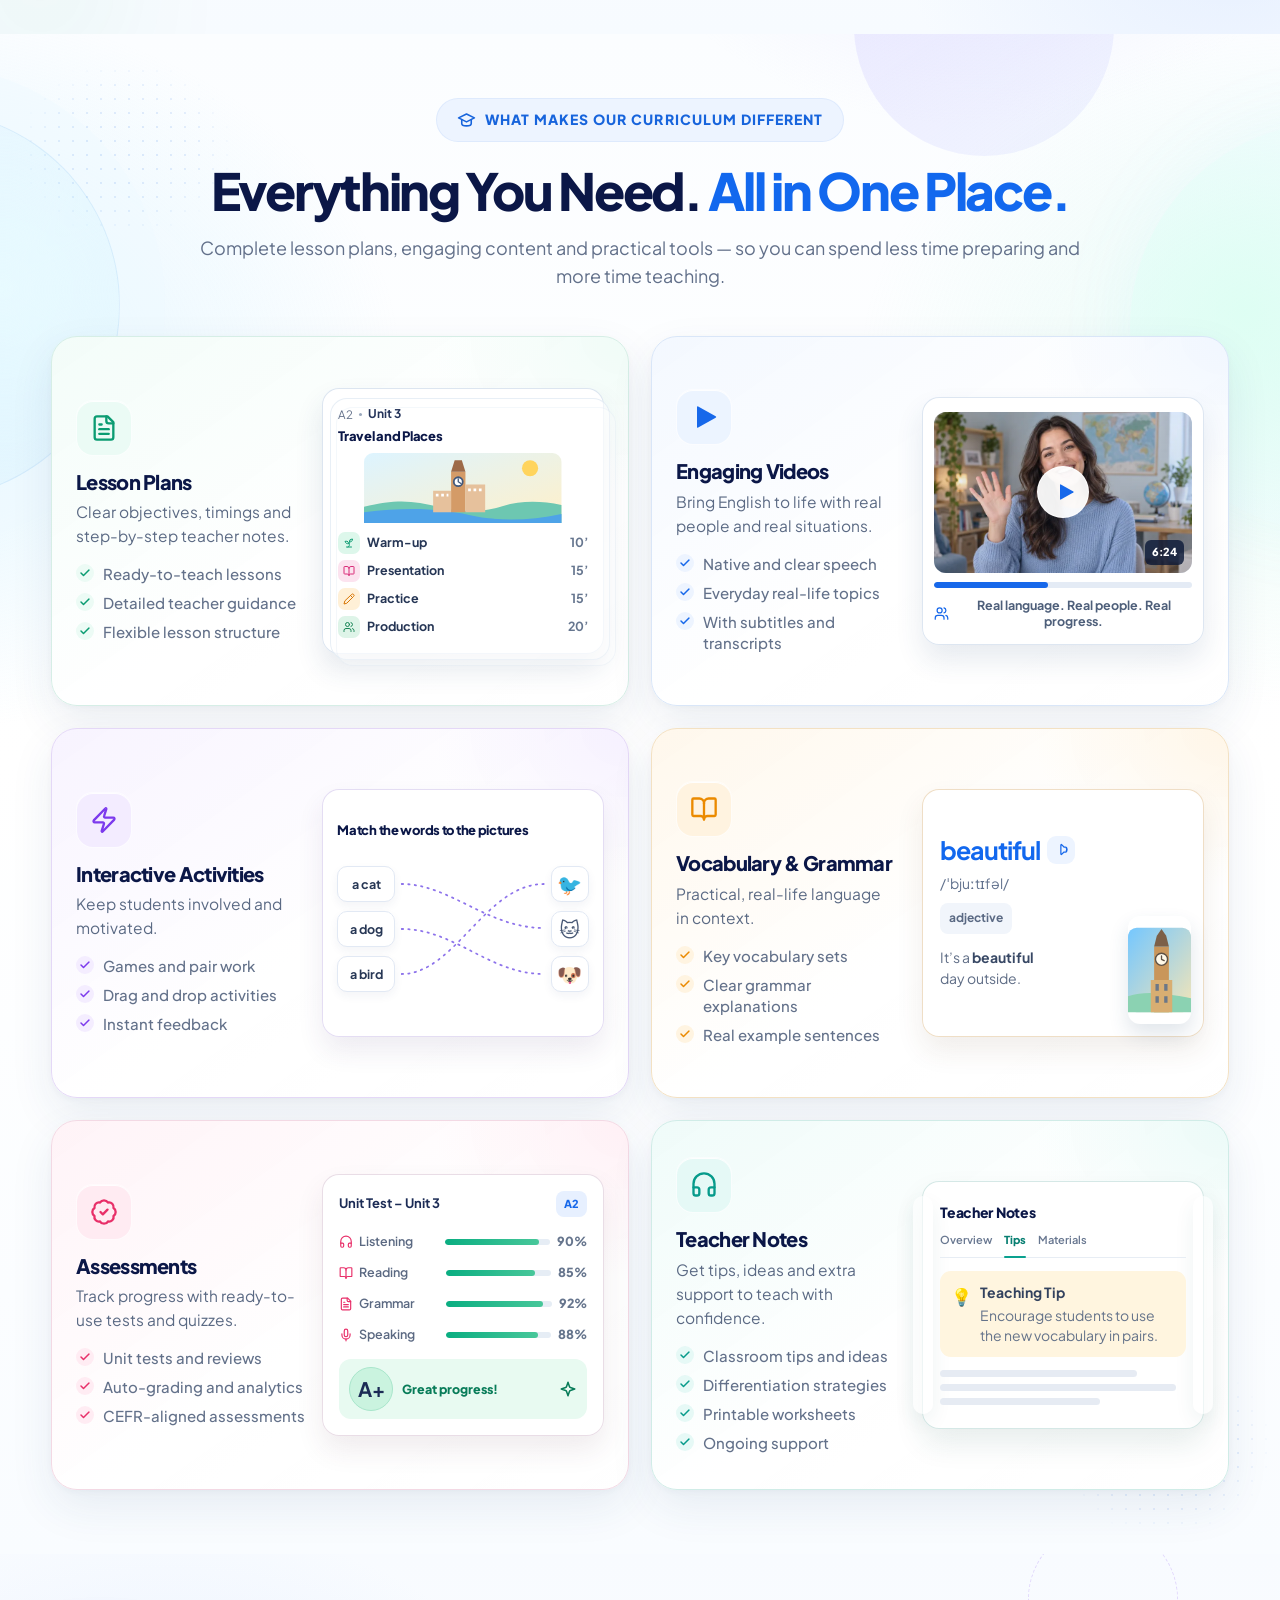
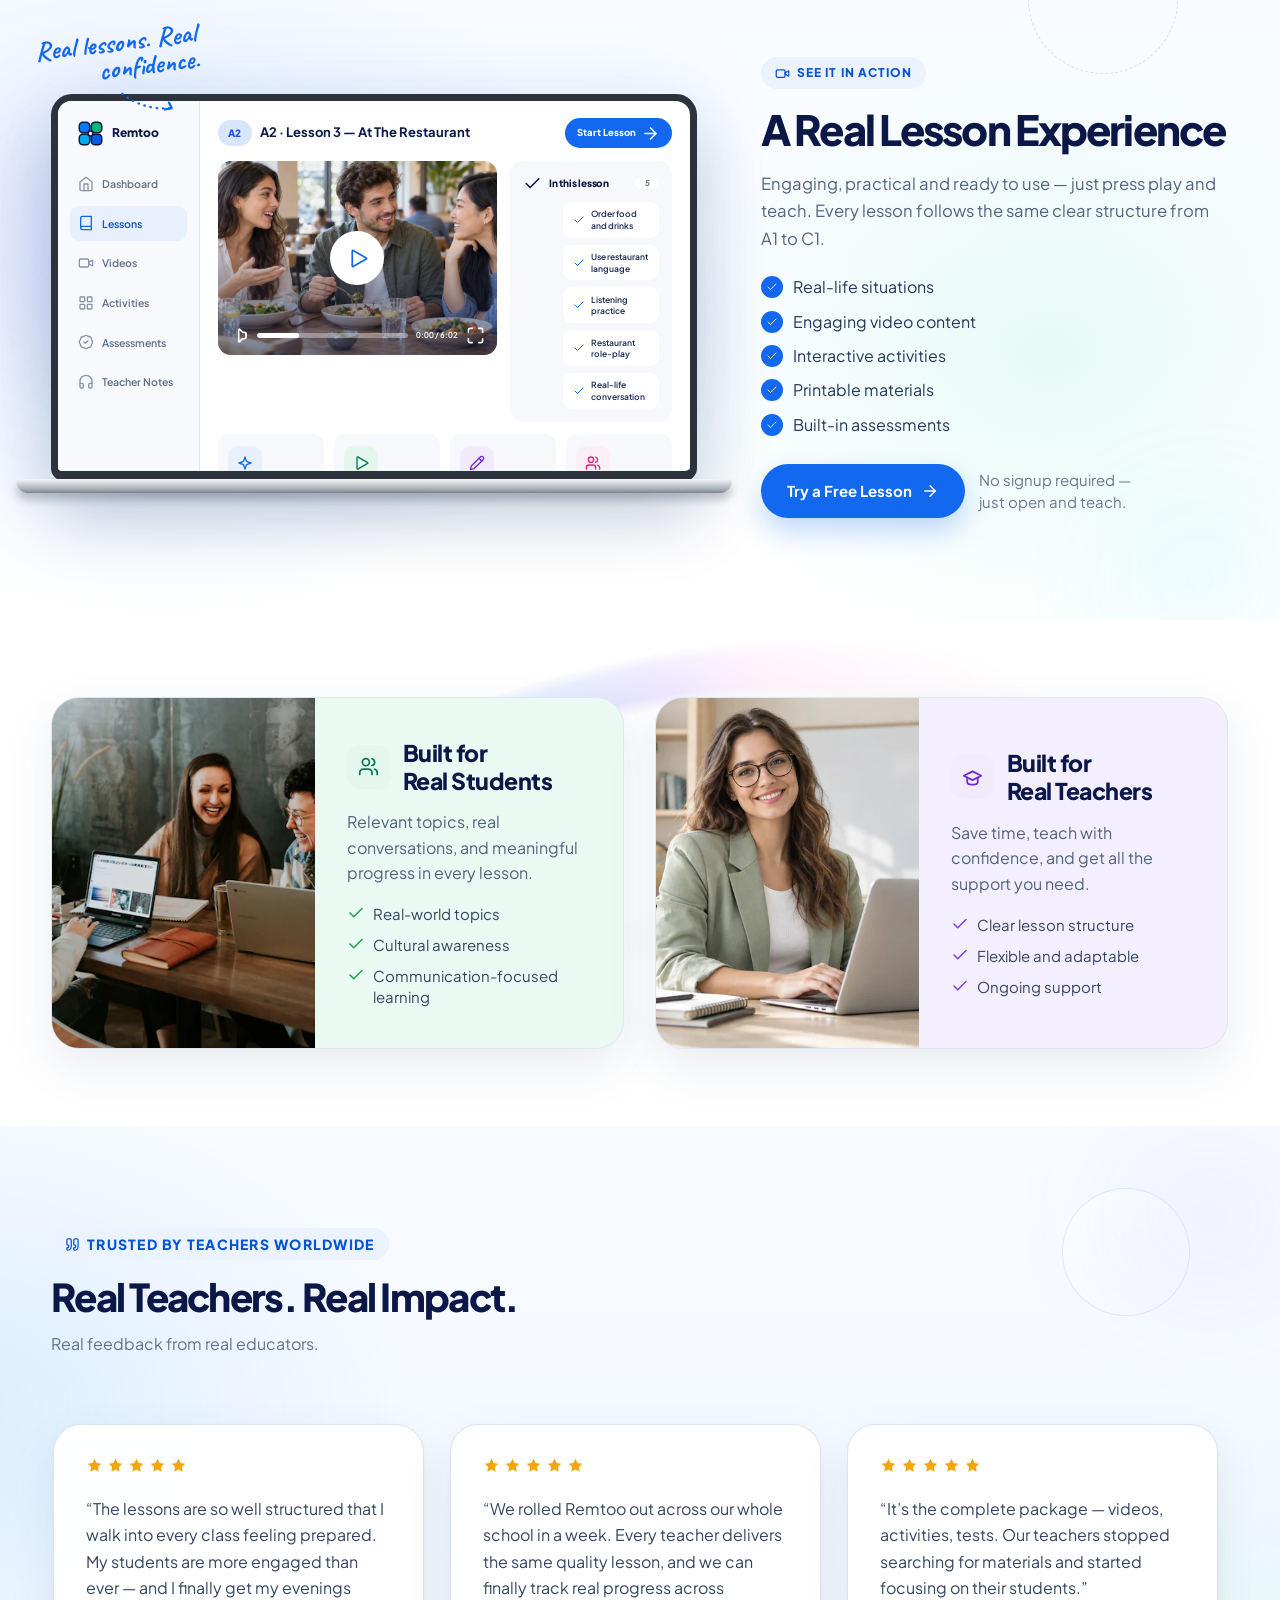
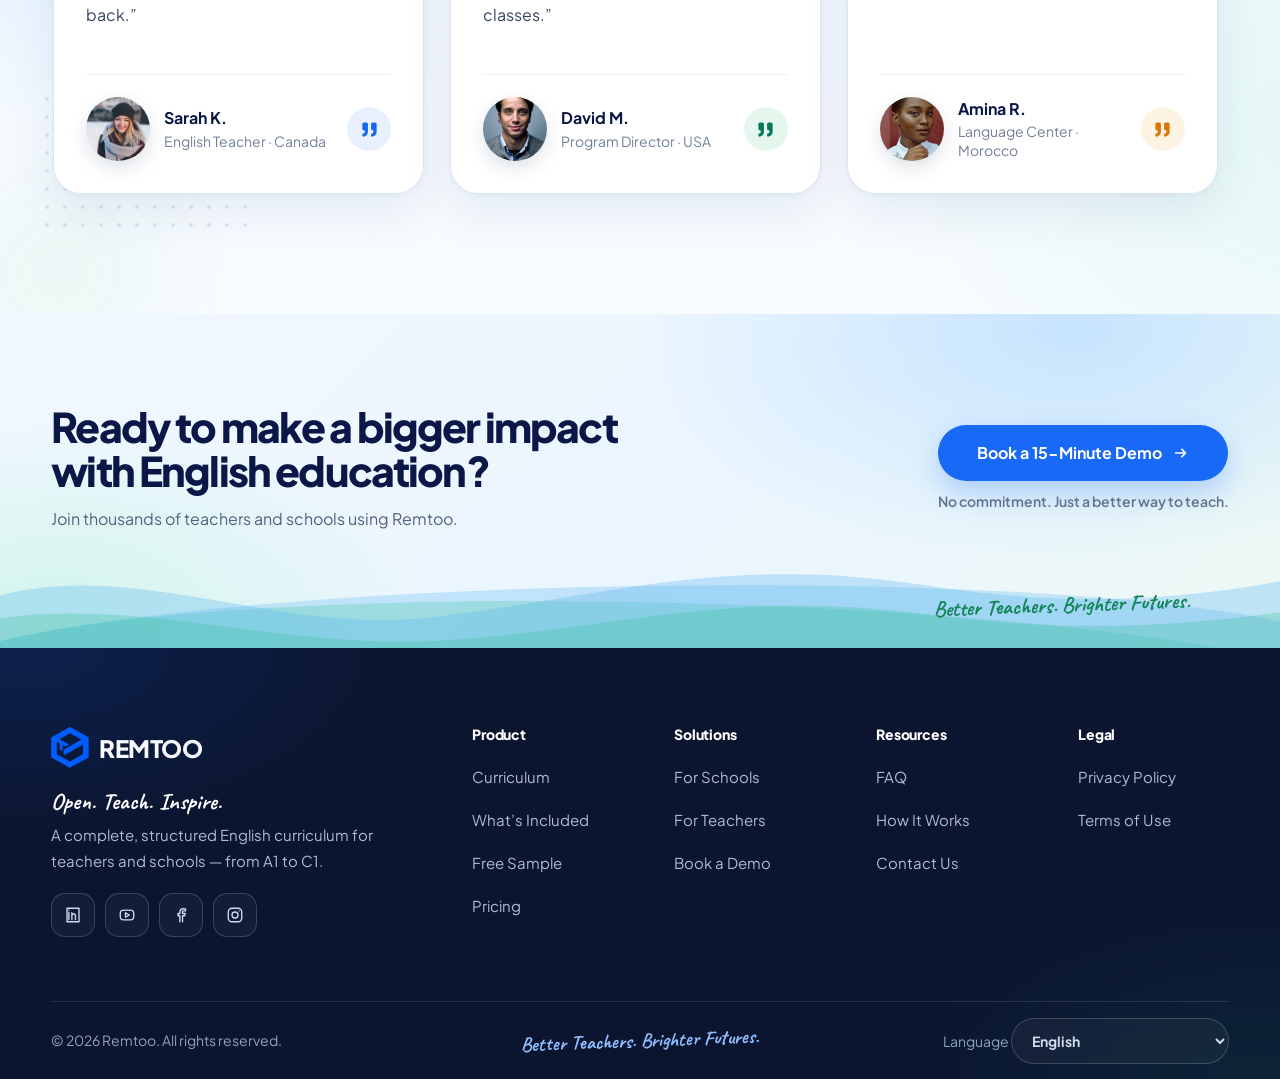
<file: curriculum.html>
<!doctype html>
<html lang="en">
<head>
  <meta charset="UTF-8" />
  <meta name="viewport" content="width=device-width, initial-scale=1.0" />
  <meta name="color-scheme" content="light dark" />
  <meta name="theme-color" content="#ffffff" media="(prefers-color-scheme: light)" />
  <meta name="theme-color" content="#071221" media="(prefers-color-scheme: dark)" />
  <title>Curriculum — A Clear Learning Journey from A1 to C1 | Remtoo</title>
  <meta name="description" content="Explore the complete Remtoo English curriculum: a clear, structured learning journey from A1 to C1 — with ready-to-teach lessons, videos, activities, speaking tasks and assessments at every level." />
  <link rel="icon" type="image/svg+xml" href="assets/logos/favicon.svg" />
  <link rel="canonical" href="https://remtoo.com/curriculum.html" />
  <meta property="og:type" content="website" />
  <meta property="og:title" content="Curriculum — A Clear Learning Journey from A1 to C1 | Remtoo" />
  <meta property="og:description" content="A structured A1–C1 English curriculum with ready-to-teach lessons at every level." />
  <meta property="og:url" content="https://remtoo.com/curriculum.html" />
  <link rel="preconnect" href="https://fonts.googleapis.com" />
  <link rel="preconnect" href="https://fonts.gstatic.com" crossorigin />
  <link href="https://fonts.googleapis.com/css2?family=Plus+Jakarta+Sans:ital,wght@0,400;0,500;0,600;0,700;0,800;1,500&family=Caveat:wght@600;700&display=swap" rel="stylesheet" />
  <link rel="stylesheet" href="css/variables.css" />
  <link rel="stylesheet" href="css/style.css" />
  <link rel="stylesheet" href="css/curriculum.css" />
  <script>
    // Progressive enhancement gate + fail-safe: if the reveal system never
    // initializes, remove the gate so content cannot remain hidden.
    document.documentElement.classList.add("js");
    setTimeout(function () {
      var firstReveal = document.querySelector(".reveal");
      if (!window.__remtooReady || (firstReveal && !firstReveal.classList.contains("is-visible"))) {
        document.documentElement.classList.remove("js");
      }
    }, 1500);
  </script>
  <link rel="stylesheet" href="css/site-system.css" />
</head>
<body id="top" class="curriculum-page">
  <a class="skip-link" href="#main">Skip to main content</a>
  <!-- ============================== SVG ICON SPRITE ============================== -->
  <svg xmlns="http://www.w3.org/2000/svg" style="display:none" aria-hidden="true">
    <defs>
      <symbol id="i-check" viewBox="0 0 24 24"><path d="M20 6 9 17l-5-5"/></symbol>
      <symbol id="i-arrow-right" viewBox="0 0 24 24"><path d="M5 12h14"/><path d="m12 5 7 7-7 7"/></symbol>
      <symbol id="i-chevron-right" viewBox="0 0 24 24"><path d="m9 18 6-6-6-6"/></symbol>
      <symbol id="i-chevron-down" viewBox="0 0 24 24"><path d="m6 9 6 6 6-6"/></symbol>
      <symbol id="i-play" viewBox="0 0 24 24"><path d="M6 3.5v17a.7.7 0 0 0 1 .6l15-8.5a.7.7 0 0 0 0-1.2L7 2.9a.7.7 0 0 0-1 .6Z"/></symbol>
      <symbol id="i-sparkles" viewBox="0 0 24 24"><path d="m12 3 1.9 5.8a2 2 0 0 0 1.3 1.3L21 12l-5.8 1.9a2 2 0 0 0-1.3 1.3L12 21l-1.9-5.8a2 2 0 0 0-1.3-1.3L3 12l5.8-1.9a2 2 0 0 0 1.3-1.3L12 3Z"/></symbol>
      <symbol id="i-shield-check" viewBox="0 0 24 24"><path d="M20 13c0 5-3.5 7.5-7.7 9a.6.6 0 0 1-.6 0C7.5 20.5 4 18 4 13V6a1 1 0 0 1 .7-1c2-.6 4.4-1.4 6.7-2.6a1.2 1.2 0 0 1 1.2 0c2.3 1.2 4.7 2 6.7 2.6a1 1 0 0 1 .7 1z"/><path d="m9 12 2 2 4-4"/></symbol>
      <symbol id="i-layers" viewBox="0 0 24 24"><path d="m12.83 2.18a2 2 0 0 0-1.66 0L2.6 6.08a1 1 0 0 0 0 1.83l8.58 3.91a2 2 0 0 0 1.66 0l8.58-3.9a1 1 0 0 0 0-1.83Z"/><path d="m22 17.65-9.17 4.16a2 2 0 0 1-1.66 0L2 17.65"/><path d="m22 12.65-9.17 4.16a2 2 0 0 1-1.66 0L2 12.65"/></symbol>
      <symbol id="i-sprout" viewBox="0 0 24 24"><path d="M7 20h10"/><path d="M10 20c5.5-2.5.8-6.4 3-10"/><path d="M9.5 9.4c1.1.8 1.8 2.2 2.3 3.7-2 .4-3.5.4-4.8-.3-1.2-.6-2.3-1.9-3-4.2 2.8-.5 4.4 0 5.5.8z"/><path d="M14.1 6a7 7 0 0 0-1.1 4c1.9-.1 3.3-.6 4.3-1.4 1-1 1.6-2.3 1.7-4.6-2.7.1-4 1-4.9 2z"/></symbol>
      <symbol id="i-book-open" viewBox="0 0 24 24"><path d="M12 7v14"/><path d="M3 18a1 1 0 0 1-1-1V4a1 1 0 0 1 1-1h5a4 4 0 0 1 4 4 4 4 0 0 1 4-4h5a1 1 0 0 1 1 1v13a1 1 0 0 1-1 1h-6a3 3 0 0 0-3 3 3 3 0 0 0-3-3z"/></symbol>
      <symbol id="i-book" viewBox="0 0 24 24"><path d="M4 19.5v-15A2.5 2.5 0 0 1 6.5 2H20v20H6.5a2.5 2.5 0 0 1 0-5H20"/></symbol>
      <symbol id="i-users" viewBox="0 0 24 24"><path d="M16 21v-2a4 4 0 0 0-4-4H6a4 4 0 0 0-4 4v2"/><circle cx="9" cy="7" r="4"/><path d="M22 21v-2a4 4 0 0 0-3-3.87"/><path d="M16 3.13a4 4 0 0 1 0 7.75"/></symbol>
      <symbol id="i-mountain" viewBox="0 0 24 24"><path d="m8 3 4 8 5-5 5 15H2L8 3z"/></symbol>
      <symbol id="i-flag" viewBox="0 0 24 24"><path d="M4 15s1-1 4-1 5 2 8 2 4-1 4-1V3s-1 1-4 1-5-2-8-2-4 1-4 1z"/><path d="M4 22v-7"/></symbol>
      <symbol id="i-clock" viewBox="0 0 24 24"><circle cx="12" cy="12" r="10"/><path d="M12 6v6l4 2"/></symbol>
      <symbol id="i-file-text" viewBox="0 0 24 24"><path d="M15 2H6a2 2 0 0 0-2 2v16a2 2 0 0 0 2 2h12a2 2 0 0 0 2-2V7Z"/><path d="M14 2v4a2 2 0 0 0 2 2h4"/><path d="M10 9H8"/><path d="M16 13H8"/><path d="M16 17H8"/></symbol>
      <symbol id="i-video" viewBox="0 0 24 24"><path d="m16 13 5.2 3.1a.5.5 0 0 0 .8-.4V8.3a.5.5 0 0 0-.8-.4L16 11"/><rect x="2" y="6" width="14" height="12" rx="2"/></symbol>
      <symbol id="i-message-circle" viewBox="0 0 24 24"><path d="M7.9 20A9 9 0 1 0 4 16.1L2 22Z"/></symbol>
      <symbol id="i-pencil" viewBox="0 0 24 24"><path d="M17 3a2.85 2.83 0 1 1 4 4L7.5 20.5 2 22l1.5-5.5Z"/><path d="m15 5 4 4"/></symbol>
      <symbol id="i-grid" viewBox="0 0 24 24"><rect width="7" height="7" x="3" y="3" rx="1"/><rect width="7" height="7" x="14" y="3" rx="1"/><rect width="7" height="7" x="14" y="14" rx="1"/><rect width="7" height="7" x="3" y="14" rx="1"/></symbol>
      <symbol id="i-clipboard-check" viewBox="0 0 24 24"><rect width="8" height="4" x="8" y="2" rx="1"/><path d="M16 4h2a2 2 0 0 1 2 2v14a2 2 0 0 1-2 2H6a2 2 0 0 1-2-2V6a2 2 0 0 1 2-2h2"/><path d="m9 14 2 2 4-4"/></symbol>
      <symbol id="i-award" viewBox="0 0 24 24"><circle cx="12" cy="8" r="6"/><path d="M15.477 12.89 17 22l-5-3-5 3 1.523-9.11"/></symbol>
      <symbol id="i-star" viewBox="0 0 24 24"><path d="M12 2.5l2.95 5.98 6.6.96-4.78 4.66 1.13 6.58L12 17.58l-5.9 3.1 1.13-6.58L2.45 9.44l6.6-.96L12 2.5Z"/></symbol>
      <symbol id="i-globe" viewBox="0 0 24 24"><circle cx="12" cy="12" r="10"/><path d="M12 2a14.5 14.5 0 0 0 0 20 14.5 14.5 0 0 0 0-20"/><path d="M2 12h20"/></symbol>
      <symbol id="i-package" viewBox="0 0 24 24"><path d="M21 8a2 2 0 0 0-1-1.73l-7-4a2 2 0 0 0-2 0l-7 4A2 2 0 0 0 3 8v8a2 2 0 0 0 1 1.73l7 4a2 2 0 0 0 2 0l7 4A2 2 0 0 0 21 16Z"/><path d="m3.3 7 8.7 5 8.7-5"/><path d="M12 22V12"/></symbol>
      <symbol id="i-route" viewBox="0 0 24 24"><circle cx="6" cy="19" r="3"/><path d="M9 19h8.5a3.5 3.5 0 0 0 0-7h-11a3.5 3.5 0 0 1 0-7H15"/><circle cx="18" cy="5" r="3"/></symbol>
      <symbol id="i-trending-up" viewBox="0 0 24 24"><path d="m22 7-8.5 8.5-5-5L2 17"/><path d="M16 7h6v6"/></symbol>
      <symbol id="i-zap" viewBox="0 0 24 24"><path d="M4 14a1 1 0 0 1-.78-1.63l9.9-10.2a.5.5 0 0 1 .86.46l-1.92 6.02A1 1 0 0 0 13 10h7a1 1 0 0 1 .78 1.63l-9.9 10.2a.5.5 0 0 1-.86-.46l1.92-6.02A1 1 0 0 0 11 14z"/></symbol>
      <symbol id="i-graduation-cap" viewBox="0 0 24 24"><path d="M22 10 12 5 2 10l10 5 10-5z"/><path d="M6 12v5c0 1.7 2.7 3 6 3s6-1.3 6-3v-5"/></symbol>
      <symbol id="i-building" viewBox="0 0 24 24"><rect width="16" height="12" x="4" y="2" rx="1"/><path d="M2 22h20"/><path d="M9 22v-4h6v4"/><path d="M8 6h.01"/><path d="M16 6h.01"/><path d="M12 6h.01"/><path d="M8 10h.01"/><path d="M16 10h.01"/><path d="M12 10h.01"/><path d="M8 14h.01"/><path d="M16 14h.01"/><path d="M12 14h.01"/></symbol>
      <symbol id="i-bar-chart" viewBox="0 0 24 24"><path d="M3 3v18h18"/><path d="M18 17V9"/><path d="M13 17V5"/><path d="M8 17v-3"/></symbol>
      <symbol id="i-search" viewBox="0 0 24 24"><circle cx="11" cy="11" r="8"/><path d="m21 21-4.3-4.3"/></symbol>
      <symbol id="i-bell" viewBox="0 0 24 24"><path d="M6 8a6 6 0 0 1 12 0c0 7 3 9 3 9H3s3-2 3-9"/><path d="M10.3 21a1.94 1.94 0 0 0 3.4 0"/></symbol>
      <symbol id="i-home" viewBox="0 0 24 24"><path d="m3 9 9-7 9 7v11a2 2 0 0 1-2 2H5a2 2 0 0 1-2-2z"/><path d="M9 22V12h6v10"/></symbol>
      <symbol id="i-mic" viewBox="0 0 24 24"><path d="M12 2a3 3 0 0 0-3 3v7a3 3 0 0 0 6 0V5a3 3 0 0 0-3-3Z"/><path d="M19 10v2a7 7 0 0 1-14 0v-2"/><path d="M12 19v3"/></symbol>
      <symbol id="i-volume" viewBox="0 0 24 24"><path d="M11 4.7a.7.7 0 0 1 1.2-.5L16 8h2.5a2 2 0 0 1 2 2v4a2 2 0 0 1-2 2H16l-3.8 3.8a.7.7 0 0 1-1.2-.5z"/><path d="M19.5 9.5a4 4 0 0 1 0 5"/></symbol>
      <symbol id="i-maximize" viewBox="0 0 24 24"><path d="M8 3H5a2 2 0 0 0-2 2v3"/><path d="M21 8V5a2 2 0 0 0-2-2h-3"/><path d="M3 16v3a2 2 0 0 0 2 2h3"/><path d="M16 21h3a2 2 0 0 0 2-2v-3"/></symbol>
      <symbol id="i-quote" viewBox="0 0 24 24"><path d="M16 3a2 2 0 0 0-2 2v6a2 2 0 0 0 2 2 1 1 0 0 1 1 1v1a2 2 0 0 1-2 2 1 1 0 0 0-1 1v2a1 1 0 0 0 1 1 6 6 0 0 0 6-6V5a2 2 0 0 0-2-2z"/><path d="M5 3a2 2 0 0 0-2 2v6a2 2 0 0 0 2 2 1 1 0 0 1 1 1v1a2 2 0 0 1-2 2 1 1 0 0 0-1 1v2a1 1 0 0 0 1 1 6 6 0 0 0 6-6V5a2 2 0 0 0-2-2z"/></symbol>
      <symbol id="i-facebook" viewBox="0 0 24 24"><path d="M18 2h-3a5 5 0 0 0-5 5v3H7v4h3v8h4v-8h3l1-4h-4V7a1 1 0 0 1 1-1h3z"/></symbol>
      <symbol id="i-instagram" viewBox="0 0 24 24"><rect width="20" height="20" x="2" y="2" rx="5"/><path d="M16 11.37A4 4 0 1 1 12.63 8 4 4 0 0 1 16 11.37z"/><path d="M17.5 6.5h.01"/></symbol>
      <symbol id="i-twitter" viewBox="0 0 24 24"><path d="M22 4s-.7 2.1-2 3.4c1.6 10-9.4 17.3-18 11.6 2.2.1 4.4-.6 6-2C3 15.5.5 9.6 3 5c2.2 2.6 5.6 4.1 9 4-.9-4.2 4-6.6 7-3.8 1.1 0 3-1.2 3-1.2z"/></symbol>
      <symbol id="i-youtube" viewBox="0 0 24 24"><path d="M2.5 17a24.12 24.12 0 0 1 0-10 2 2 0 0 1 1.4-1.4 49.56 49.56 0 0 1 16.2 0A2 2 0 0 1 21.5 7a24.12 24.12 0 0 1 0 10 2 2 0 0 1-1.4 1.4 49.55 49.55 0 0 1-16.2 0A2 2 0 0 1 2.5 17"/><path d="m10 15 5-3-5-3z"/></symbol>
      <symbol id="i-linkedin" viewBox="0 0 24 24"><path d="M16 8a6 6 0 0 1 6 6v7h-4v-7a2 2 0 0 0-2-2 2 2 0 0 0-2 2v7h-4v-7a6 6 0 0 1 6-6z"/><rect width="4" height="12" x="2" y="9"/><circle cx="4" cy="4" r="2"/></symbol>
      <symbol id="i-plane" viewBox="0 0 24 24"><path d="M22 2 11 13"/><path d="M22 2 15 22l-4-9-9-4z"/></symbol>
      <symbol id="i-download" viewBox="0 0 24 24"><path d="M21 15v4a2 2 0 0 1-2 2H5a2 2 0 0 1-2-2v-4"/><path d="m7 10 5 5 5-5"/><path d="M12 15V3"/></symbol>
      <symbol id="i-list" viewBox="0 0 24 24"><path d="M8 6h13"/><path d="M8 12h13"/><path d="M8 18h13"/><path d="M3 6h.01"/><path d="M3 12h.01"/><path d="M3 18h.01"/></symbol>
      <symbol id="i-badge-check" viewBox="0 0 24 24"><path d="M3.85 8.62a4 4 0 0 1 4.78-4.77 4 4 0 0 1 6.74 0 4 4 0 0 1 4.78 4.78 4 4 0 0 1 0 6.74 4 4 0 0 1-4.77 4.78 4 4 0 0 1-6.75 0 4 4 0 0 1-4.78-4.77 4 4 0 0 1 0-6.76Z"/><path d="m9 12 2 2 4-4"/></symbol>
      <symbol id="i-gift" viewBox="0 0 24 24"><rect x="3" y="8" width="18" height="4" rx="1"/><path d="M12 8v13"/><path d="M19 12v7a2 2 0 0 1-2 2H7a2 2 0 0 1-2-2v-7"/><path d="M7.5 8a2.5 2.5 0 0 1 0-5C11 3 12 8 12 8s1-5 4.5-5a2.5 2.5 0 0 1 0 5"/></symbol>
      <symbol id="i-tag" viewBox="0 0 24 24"><path d="M12.586 2.586A2 2 0 0 0 11.172 2H4a2 2 0 0 0-2 2v7.172a2 2 0 0 0 .586 1.414l8.704 8.704a2.426 2.426 0 0 0 3.42 0l6.58-6.58a2.426 2.426 0 0 0 0-3.42z"/><circle cx="7.5" cy="7.5" r=".5"/></symbol>
      <symbol id="i-logo" viewBox="0 0 24 24"><path d="M22 9.5 12 4 2 9.5l10 5.5 10-5.5z"/><path d="M6 12.2V17c0 1.7 2.7 3 6 3s6-1.3 6-3v-4.8"/></symbol>
      <symbol id="i-remtoo-mark" viewBox="0 0 36 36">
        <rect x="3" y="3" width="14" height="14" rx="5" fill="#0878ff"/>
        <rect x="19" y="3" width="14" height="14" rx="5" fill="#00b978"/>
        <rect x="3" y="19" width="14" height="14" rx="5" fill="#00aeee"/>
        <rect x="19" y="19" width="14" height="14" rx="5" fill="#075de5"/>
        <circle cx="18" cy="18" r="3.2" fill="#ffffff"/>
      </symbol>
      <symbol id="i-calendar" viewBox="0 0 24 24"><path d="M8 2v4"/><path d="M16 2v4"/><rect width="18" height="18" x="3" y="4" rx="2"/><path d="M3 10h18"/></symbol>
      <symbol id="i-mail" viewBox="0 0 24 24"><rect width="20" height="16" x="2" y="4" rx="2"/><path d="m22 7-8.97 5.7a1.94 1.94 0 0 1-2.06 0L2 7"/></symbol>
      <symbol id="i-credit-card" viewBox="0 0 24 24"><rect width="20" height="14" x="2" y="5" rx="2"/><path d="M2 10h20"/></symbol>
      <symbol id="i-percent" viewBox="0 0 24 24"><path d="M19 5 5 19"/><circle cx="6.5" cy="6.5" r="2.5"/><circle cx="17.5" cy="17.5" r="2.5"/></symbol>
      <symbol id="i-refresh" viewBox="0 0 24 24"><path d="M3 12a9 9 0 0 1 15-6.7L21 8"/><path d="M21 3v5h-5"/><path d="M21 12a9 9 0 0 1-15 6.7L3 16"/><path d="M3 21v-5h5"/></symbol>
      <symbol id="i-headphones" viewBox="0 0 24 24"><path d="M3 14h3a2 2 0 0 1 2 2v3a2 2 0 0 1-2 2H5a2 2 0 0 1-2-2v-5Z"/><path d="M21 14h-3a2 2 0 0 0-2 2v3a2 2 0 0 0 2 2h1a2 2 0 0 0 2-2v-5Z"/><path d="M3 14v-3a9 9 0 0 1 18 0v3"/></symbol>
    </defs>
  </svg>

  <!-- ============================== HEADER ============================== -->
  <!-- site-header:start -->
  <script>
    (function () {
      document.documentElement.classList.add("site-shell-js");
      if (document.body) document.body.classList.add("site-shell-js");
      window.__remtooShellFallbackTimer = window.setTimeout(function () {
        if (!window.__remtooShellReady) {
          document.documentElement.classList.remove("site-shell-js", "site-shell-nav-open");
          if (document.body) document.body.classList.remove("site-shell-js", "site-shell-nav-open");
        }
      }, 1500);
    })();
  </script>
  <header class="global-header" id="global-header" data-site-header>
    <div class="global-header__inner">
      <a class="global-brand" href="index.html" aria-label="Remtoo home">
        <img class="global-brand__icon" src="assets/logos/remtoo-icon.svg" alt="" width="209" height="230" aria-hidden="true" decoding="async" />
        <span class="global-brand__wordmark">REMTOO</span>
      </a>

      <nav class="global-desktop-nav" aria-label="Main navigation">
        <a class="global-nav-link" data-nav-route="curriculum.html" href="curriculum.html" aria-current="page">Curriculum</a>
        <a class="global-nav-link" data-nav-route="whats-included.html" href="whats-included.html">What&rsquo;s Included</a>
        <a class="global-nav-link" data-nav-route="schools.html" href="schools.html">For Schools</a>
        <a class="global-nav-link" data-nav-route="teachers.html" href="teachers.html">For Teachers</a>
        <a class="global-nav-link" data-nav-route="pricing.html" href="pricing.html">Pricing</a>
        <a class="global-nav-link" data-nav-route="free-sample.html" href="free-sample.html">Free Sample</a>
      </nav>

      <a class="global-header-cta" href="pricing.html">
        <span>Get Started</span>
        <svg class="global-icon" viewBox="0 0 20 20" aria-hidden="true">
          <path d="M4 10h11m-4-4 4 4-4 4" />
        </svg>
      </a>

      <button
        class="global-menu-toggle"
        type="button"
        aria-expanded="false"
        aria-controls="global-mobile-nav"
        aria-label="Open navigation"
        data-mobile-nav-toggle
      >
        <span aria-hidden="true"></span>
      </button>
    </div>

    <div class="global-mobile-nav" id="global-mobile-nav" data-mobile-nav>
      <button
        class="global-mobile-nav__backdrop"
        type="button"
        tabindex="-1"
        aria-label="Close navigation"
        data-mobile-nav-close
      ></button>
      <div class="global-mobile-nav__panel" aria-label="Mobile navigation">
        <div class="global-mobile-nav__head">
          <a class="global-brand global-mobile-nav__brand" href="index.html" aria-label="Remtoo home">
            <img class="global-brand__icon" src="assets/logos/remtoo-icon.svg" alt="" width="209" height="230" aria-hidden="true" decoding="async" />
            <span class="global-brand__wordmark">REMTOO</span>
          </a>
          <button class="global-mobile-nav__close" type="button" aria-label="Close navigation" data-mobile-nav-close>
            <svg class="global-icon" viewBox="0 0 20 20" aria-hidden="true">
              <path d="m5 5 10 10M15 5 5 15" />
            </svg>
          </button>
        </div>

        <nav class="global-mobile-nav__links" aria-label="Mobile navigation links">
          <a class="global-mobile-nav__link" data-nav-route="curriculum.html" href="curriculum.html">
            <span class="global-mobile-nav__icon" aria-hidden="true">
              <svg class="global-icon" viewBox="0 0 24 24"><path d="M12 6.5C10.4 5.2 8.3 4.5 6 4.5H2.5v13H6c2.3 0 4.4.7 6 2 1.6-1.3 3.7-2 6-2h3.5v-13H18c-2.3 0-4.4.7-6 2Zm0 0V21.5" /></svg>
            </span>
            <span class="global-mobile-nav__label">Curriculum</span>
            <svg class="global-icon global-mobile-nav__chevron" viewBox="0 0 20 20" aria-hidden="true"><path d="m7 4.5 5.5 5.5L7 15.5" /></svg>
          </a>
          <a class="global-mobile-nav__link" data-nav-route="whats-included.html" href="whats-included.html">
            <span class="global-mobile-nav__icon" aria-hidden="true">
              <svg class="global-icon" viewBox="0 0 24 24"><path d="M21 7.6 12 3 3 7.6v8.8L12 21l9-4.6V7.6ZM3 7.6 12 12.2m9-4.6L12 12.2m0 0V21" /></svg>
            </span>
            <span class="global-mobile-nav__label">What&rsquo;s Included</span>
            <svg class="global-icon global-mobile-nav__chevron" viewBox="0 0 20 20" aria-hidden="true"><path d="m7 4.5 5.5 5.5L7 15.5" /></svg>
          </a>
          <a class="global-mobile-nav__link" data-nav-route="schools.html" href="schools.html">
            <span class="global-mobile-nav__icon" aria-hidden="true">
              <svg class="global-icon" viewBox="0 0 24 24"><path d="M3.5 21h17M5.5 21V6.6L12 3.2l6.5 3.4V21M12 6.4v2M9.2 9.6h.01M14.8 9.6h.01M9.2 12.8h.01M14.8 12.8h.01M9.2 16h.01M14.8 16h.01" /></svg>
            </span>
            <span class="global-mobile-nav__label">For Schools</span>
            <svg class="global-icon global-mobile-nav__chevron" viewBox="0 0 20 20" aria-hidden="true"><path d="m7 4.5 5.5 5.5L7 15.5" /></svg>
          </a>
          <a class="global-mobile-nav__link" data-nav-route="teachers.html" href="teachers.html">
            <span class="global-mobile-nav__icon" aria-hidden="true">
              <svg class="global-icon" viewBox="0 0 24 24"><path d="M12 4 2.5 8.5 12 13l9.5-4.5L12 4ZM6 10.9V15c0 1.8 2.7 3.2 6 3.2s6-1.4 6-3.2v-4.1M21.5 9v5" /></svg>
            </span>
            <span class="global-mobile-nav__label">For Teachers</span>
            <svg class="global-icon global-mobile-nav__chevron" viewBox="0 0 20 20" aria-hidden="true"><path d="m7 4.5 5.5 5.5L7 15.5" /></svg>
          </a>
          <a class="global-mobile-nav__link" data-nav-route="pricing.html" href="pricing.html">
            <span class="global-mobile-nav__icon" aria-hidden="true">
              <svg class="global-icon" viewBox="0 0 24 24"><path d="M3.5 11.5v-7a1 1 0 0 1 1-1h7L21 13l-8 8-9.5-9.5ZM7.5 7.5h.01" /></svg>
            </span>
            <span class="global-mobile-nav__label">Pricing</span>
            <svg class="global-icon global-mobile-nav__chevron" viewBox="0 0 20 20" aria-hidden="true"><path d="m7 4.5 5.5 5.5L7 15.5" /></svg>
          </a>
          <a class="global-mobile-nav__link" data-nav-route="free-sample.html" href="free-sample.html">
            <span class="global-mobile-nav__icon" aria-hidden="true">
              <svg class="global-icon" viewBox="0 0 24 24"><path d="M20 11.5v9a.5.5 0 0 1-.5.5h-15a.5.5 0 0 1-.5-.5v-9M2.5 8h19v3.5h-19zM12 8v13M12 8S7.5 8.2 6.5 6c-.7-1.6.6-3 2-2.6 2 .7 3.5 4.6 3.5 4.6Zm0 0s4.5.2 5.5-2c.7-1.6-.6-3-2-2.6-2 .7-3.5 4.6-3.5 4.6Z" /></svg>
            </span>
            <span class="global-mobile-nav__label">Free Sample</span>
            <svg class="global-icon global-mobile-nav__chevron" viewBox="0 0 20 20" aria-hidden="true"><path d="m7 4.5 5.5 5.5L7 15.5" /></svg>
          </a>
        </nav>

        <div class="global-mobile-nav__footer">
          <a class="global-header-cta global-mobile-nav__cta" href="pricing.html">
            <span>Get Started</span>
            <svg class="global-icon" viewBox="0 0 20 20" aria-hidden="true">
              <path d="M4 10h11m-4-4 4 4-4 4" />
            </svg>
          </a>
          <div class="global-mobile-nav__decor" aria-hidden="true">
            <svg class="global-mobile-nav__flight" viewBox="0 0 170 110">
              <path class="global-mobile-nav__flight-path" d="M6 102C52 100 84 16 128 18c24 1 32 32 36 78" />
            </svg>
            <svg class="global-mobile-nav__plane" viewBox="0 0 40 40">
              <path class="global-mobile-nav__plane-body" d="M37 3 3.6 16.4c-1 .4-1 1.8.1 2.1l8.7 2.6 2.9 8.7c.3 1 1.6 1.2 2.2.3l4.4-6 8.4 5.5c.8.5 1.8.1 2.1-.8L38.8 4.5C39.1 3.5 38 2.6 37 3Z" />
              <path class="global-mobile-nav__plane-fold" d="M13.5 21.2 33.6 9.2 16.7 27.4l-.2 3.9-3-10.1Z" />
            </svg>
            <svg class="global-mobile-nav__wave" viewBox="0 0 360 84" preserveAspectRatio="none">
              <path class="global-mobile-nav__wave-back" d="M0 48C56 24 122 22 180 34c52 10 108 8 180-16v66H0Z" />
              <path class="global-mobile-nav__wave-front" d="M0 62C64 44 128 42 188 52c56 9 116 4 172-14v46H0Z" />
            </svg>
            <p class="global-mobile-nav__tagline">Small steps.
              <span class="global-mobile-nav__tagline-accent">Big futures.<svg class="global-mobile-nav__swoosh" viewBox="0 0 96 7"><path class="global-mobile-nav__swoosh-path" d="M2 5.5C28 1 62 1 94 3.5" /></svg></span>
            </p>
          </div>
        </div>
      </div>
    </div>
  </header>
  <!-- site-header:end -->

  <main id="main">
    <!-- ============================== HERO ============================== -->
    <section class="hero" aria-labelledby="hero-title">
      <div class="decor" aria-hidden="true">      <div class="bg-decor" aria-hidden="true">
        <svg class="bg-wave bg-wave--a" viewBox="0 0 440 120" fill="none"><path d="M4 62C44 22 84 22 124 62S204 102 244 62 324 22 364 62 436 102 436 62"/><path d="M4 82C44 48 84 48 124 82S204 116 244 82"/></svg>
        <svg class="bg-wave bg-wave--b" viewBox="0 0 440 120" fill="none"><path d="M4 62C44 102 84 102 124 62S204 22 244 62 324 102 364 62 436 22 436 62"/></svg>
        <i class="bg-dot bg-dot--1"></i><i class="bg-dot bg-dot--2"></i><i class="bg-dot bg-dot--3"></i><i class="bg-dot bg-dot--4"></i><i class="bg-dot bg-dot--5"></i><i class="bg-dot bg-dot--6"></i><i class="bg-dot bg-dot--7"></i><i class="bg-dot bg-dot--8"></i>
      </div>

        <span class="ch-wash ch-wash--blue"></span>
        <span class="ch-wash ch-wash--mint"></span>
        <span class="ch-edge-orb ch-edge-orb--top-left"></span>
        <span class="ch-edge-orb ch-edge-orb--left"></span>
        <span class="ch-edge-orb ch-edge-orb--right"></span>
        <span class="ch-glass-orb ch-glass-orb--top"></span>
        <span class="ch-glass-orb ch-glass-orb--bottom"></span>
        <span class="dots ch-dots ch-dots--left"></span>
        <span class="dots ch-dots ch-dots--right"></span>
      </div>
      <div class="container hero-inner">
        <div class="hero-copy reveal">
          <p class="hero-eyebrow">
            <svg class="ic" aria-hidden="true"><use href="#i-book-open"/></svg>
            Our Curriculum
          </p>
          <h1 class="hero-title" id="hero-title">
            <span>A clearer</span>
            <span>English learning</span>
            <span>journey <em>from</em></span>
            <span class="text-blue">A1 to C1.</span>
          </h1>
          <p class="hero-text">
            A complete, structured and classroom-ready English curriculum designed to
            help teachers build student confidence and real communication skills — from
            day one.
          </p>
          <ul class="hero-trust curr-trust">
            <li class="check-item"><svg class="ic" aria-hidden="true"><use href="#i-check"/></svg>Aligned to CEFR</li>
            <li class="check-item"><svg class="ic" aria-hidden="true"><use href="#i-check"/></svg>Created by experts</li>
            <li class="check-item"><svg class="ic" aria-hidden="true"><use href="#i-check"/></svg>Ready-to-teach</li>
            <li class="check-item"><svg class="ic" aria-hidden="true"><use href="#i-check"/></svg>Used in real classrooms</li>
          </ul>
          <div class="hero-actions">
            <a class="btn btn-primary" href="#levels">
              Explore the Levels
              <svg class="ic" aria-hidden="true"><use href="#i-arrow-right"/></svg>
            </a>
            <a class="btn btn-outline-blue" href="free-sample.html">Try a Free Lesson</a>
          </div>
        </div>

        <div class="hero-visual reveal" style="--reveal-delay:.12s">
          <div class="hero-photo-frame ch-frame">
            <div class="ch-scene" aria-hidden="true"></div>

            <img
              src="assets/images/hero/curriculum-teacher.webp"
              alt="Smiling English teacher holding a tablet"
              width="720" height="1080" fetchpriority="high" decoding="async"
            />

            <div class="ch-annotation" aria-hidden="true">
              <span class="handwritten">One curriculum.<br />Brighter futures.</span>
              <svg width="142" height="28" viewBox="0 0 142 28" fill="none">
                <path d="M5 22C39 8 77 5 137 8" stroke="currentColor" stroke-width="2.6" stroke-linecap="round" />
              </svg>
            </div>

            <div class="ch-note-card" aria-hidden="true">
              <span class="ch-note-rays"></span>
              <p>Engage.<br />Inspire.<br /><strong>Move<br />forward.</strong></p>
              <span class="ch-note-underline"></span>
            </div>

            <figure class="ch-video-card">
              <span class="ch-video-thumb">
                <img src="assets/images/lessons/classroom.webp" alt="Students taking part in a classroom lesson" width="640" height="427" decoding="async" />
                <span class="play" aria-hidden="true"><span><svg class="ic" width="15" height="15"><use href="#i-play"/></svg></span></span>
              </span>
              <figcaption><strong>Real lessons.</strong> Real progress.</figcaption>
            </figure>

            <div class="ch-feature-card">
              <p class="ch-feature-title">Inside every level</p>
              <ul>
                <li><span class="ch-dot" style="--d:#2563eb"><svg class="ic" aria-hidden="true"><use href="#i-book"/></svg></span>Lessons</li>
                <li><span class="ch-dot" style="--d:#059669"><svg class="ic" aria-hidden="true"><use href="#i-play"/></svg></span>Videos</li>
                <li><span class="ch-dot" style="--d:#7c3aed"><svg class="ic" aria-hidden="true"><use href="#i-zap"/></svg></span>Activities</li>
                <li><span class="ch-dot" style="--d:#d97706"><svg class="ic" aria-hidden="true"><use href="#i-mic"/></svg></span>Speaking</li>
                <li><span class="ch-dot" style="--d:#db2777"><svg class="ic" aria-hidden="true"><use href="#i-clipboard-check"/></svg></span>Assessments</li>
              </ul>
            </div>

            <svg class="ch-accent-rays" viewBox="0 0 74 78" aria-hidden="true">
              <path d="M13 61H2M28 41 12 28M51 31 43 7" />
            </svg>

            <div class="ch-confidence-note" aria-hidden="true">
              <span class="handwritten">Confident<br />communicators.<br />Brighter tomorrows.</span>
              <svg viewBox="0 0 72 70" fill="none">
                <path d="M4 57c24 2 43-13 54-43" stroke="currentColor" stroke-width="2.5" stroke-linecap="round" />
                <path d="m49 17 10-4 2 11" stroke="currentColor" stroke-width="2.5" stroke-linecap="round" stroke-linejoin="round" />
              </svg>
            </div>
          </div>
        </div>
      </div>

      <p class="ch-micro ch-micro--left">Better English <span></span> Brighter Futures</p>
      <p class="ch-micro ch-micro--right"><span></span> For real classrooms<br />For a brighter tomorrow</p>
    </section>

    <!-- ============================== THE FIVE LEVELS ============================== -->
    <section class="section level-flow-section curr-levels" id="levels" aria-labelledby="levels-title">
      <div class="decor" aria-hidden="true">
        <span class="blob blob--blue float-slow" style="width:460px;height:460px;top:-160px;right:-120px;opacity:.55"></span>
        <span class="blob blob--green float-slower" style="width:380px;height:340px;bottom:-130px;left:-150px;opacity:.5"></span>
        <span class="dots" style="width:220px;height:160px;left:-40px;bottom:8%"></span>
        <span class="glass glass--mint" style="width:64px;height:64px;top:16%;left:5%"></span>
      </div>
      <div class="container">
        <div class="section-head reveal">
          <p class="badge">
            <svg class="ic" aria-hidden="true"><use href="#i-layers"/></svg>
            The Five Levels
          </p>
          <h2 class="section-title" id="levels-title">One Curriculum. Five Levels.</h2>
          <p class="section-sub">
            A step-by-step learning path, aligned with the CEFR, that builds real
            language skills and confidence.
          </p>
        </div>

        <div class="level-flow-wrap">
          <div class="level-flow">
            <article class="level-flow-card lv-a1 reveal">
              <span class="icon-badge icon-badge--solid" aria-hidden="true"><svg class="ic" aria-hidden="true"><use href="#i-sprout"/></svg></span>
              <h3><strong>A1</strong> Beginner</h3>
              <p>Build confidence in everyday situations.</p>
              <a class="lf-cta" href="free-sample.html">Explore A1 <svg class="ic" aria-hidden="true"><use href="#i-arrow-right"/></svg></a>
            </article>
            <span class="flow-arrow" aria-hidden="true"><svg class="ic" aria-hidden="true"><use href="#i-arrow-right"/></svg></span>
            <article class="level-flow-card lv-a2 reveal" style="--reveal-delay:.07s">
              <span class="icon-badge icon-badge--solid" aria-hidden="true"><svg class="ic" aria-hidden="true"><use href="#i-bar-chart"/></svg></span>
              <h3><strong>A2</strong> Elementary</h3>
              <p>Develop communication skills in real contexts.</p>
              <a class="lf-cta" href="free-sample.html">Explore A2 <svg class="ic" aria-hidden="true"><use href="#i-arrow-right"/></svg></a>
            </article>
            <span class="flow-arrow" aria-hidden="true"><svg class="ic" aria-hidden="true"><use href="#i-arrow-right"/></svg></span>
            <article class="level-flow-card lv-b1 reveal" style="--reveal-delay:.14s">
              <span class="icon-badge icon-badge--solid" aria-hidden="true"><svg class="ic" aria-hidden="true"><use href="#i-book-open"/></svg></span>
              <h3><strong>B1</strong> Intermediate</h3>
              <p>Communicate independently at work, travel and daily life.</p>
              <a class="lf-cta" href="free-sample.html">Explore B1 <svg class="ic" aria-hidden="true"><use href="#i-arrow-right"/></svg></a>
            </article>
            <span class="flow-arrow" aria-hidden="true"><svg class="ic" aria-hidden="true"><use href="#i-arrow-right"/></svg></span>
            <article class="level-flow-card lv-b2 reveal" style="--reveal-delay:.21s">
              <span class="icon-badge icon-badge--solid" aria-hidden="true"><svg class="ic" aria-hidden="true"><use href="#i-users"/></svg></span>
              <h3><strong>B2</strong> Upper Intermediate</h3>
              <p>Handle more complex conversations with ease.</p>
              <a class="lf-cta" href="free-sample.html">Explore B2 <svg class="ic" aria-hidden="true"><use href="#i-arrow-right"/></svg></a>
            </article>
            <span class="flow-arrow" aria-hidden="true"><svg class="ic" aria-hidden="true"><use href="#i-arrow-right"/></svg></span>
            <article class="level-flow-card lv-c1 reveal" style="--reveal-delay:.28s">
              <span class="icon-badge icon-badge--solid" aria-hidden="true"><svg class="ic" aria-hidden="true"><use href="#i-flag"/></svg></span>
              <h3><strong>C1</strong> Advanced</h3>
              <p>Communicate confidently in professional and academic settings.</p>
              <a class="lf-cta" href="free-sample.html">Explore C1 <svg class="ic" aria-hidden="true"><use href="#i-arrow-right"/></svg></a>
            </article>
          </div>
          <span class="handwritten flow-note" aria-hidden="true">
            A brighter future with every level.
            <svg width="60" height="26" viewBox="0 0 60 26" fill="none">
              <path d="M4 4c14 12 32 16 52 15" stroke="currentColor" stroke-width="2.2" stroke-linecap="round" stroke-dasharray="0.5 6" />
              <path d="M50 12.5 58 19l-8.5 2" stroke="currentColor" stroke-width="2.2" stroke-linecap="round" stroke-linejoin="round" />
            </svg>
          </span>
        </div>
      </div>
    </section>

    <!-- ============================== WHAT'S INSIDE (6 cards) ============================== -->
    <section class="section curr-included" id="curriculum-features" aria-labelledby="included-title">
      <div class="curr-included-decor" aria-hidden="true">
        <span class="curr-inc-shape curr-inc-shape--left"></span>
        <span class="curr-inc-shape curr-inc-shape--top"></span>
        <span class="curr-inc-shape curr-inc-shape--right"></span>
        <span class="curr-inc-dots curr-inc-dots--left"></span>
        <span class="curr-inc-dots curr-inc-dots--right"></span>
      </div>

      <span class="handwritten curr-included-note curr-included-note--left" aria-hidden="true">
        Real content.<br />Real classrooms.<br />Real results.
        <svg viewBox="0 0 76 54" fill="none"><path d="M5 5c8 24 27 36 58 37"/><path d="m54 34 10 8-12 5"/></svg>
      </span>
      <span class="handwritten curr-included-note curr-included-note--right" aria-hidden="true">
        Less prep.<br />More teaching.
        <svg viewBox="0 0 70 58" fill="none"><path d="M54 5c10 17 3 32-25 39"/><path d="m36 35-8 9 12 3"/></svg>
      </span>

      <div class="curr-included-container">
        <header class="curr-included-head reveal">
          <p class="curr-included-eyebrow">
            <svg class="ic" aria-hidden="true"><use href="#i-graduation-cap"/></svg>
            WHAT MAKES OUR CURRICULUM DIFFERENT
          </p>
          <h2 id="included-title">
            <span>Everything You Need.</span>
            <span class="curr-included-title-accent">All in One Place.</span>
          </h2>
          <p class="curr-included-subtitle">
            Complete lesson plans, engaging content and practical tools — so you can spend less
            time preparing and more time teaching.
          </p>
        </header>

        <div class="curr-feat-grid">
          <article class="curr-feat-card curr-feat-card--plans reveal">
            <div class="curr-feat-copy">
              <span class="curr-feat-icon" aria-hidden="true"><svg class="ic" aria-hidden="true"><use href="#i-file-text"/></svg></span>
              <h3>Lesson Plans</h3>
              <p>Clear objectives, timings and step-by-step teacher notes.</p>
              <ul class="curr-feat-list">
                <li><svg class="ic" aria-hidden="true"><use href="#i-check"/></svg>Ready-to-teach lessons</li>
                <li><svg class="ic" aria-hidden="true"><use href="#i-check"/></svg>Detailed teacher guidance</li>
                <li><svg class="ic" aria-hidden="true"><use href="#i-check"/></svg>Flexible lesson structure</li>
              </ul>
            </div>
            <p class="visually-hidden">Preview of an A2 Unit 3 Travel and Places lesson with four timed teaching phases.</p>
            <div class="curr-feat-preview curr-plan-preview" aria-hidden="true">
              <div class="curr-plan-topline"><span>A2</span><i></i><strong>Unit 3</strong></div>
              <h4>Travel and Places</h4>
              <svg class="curr-plan-scene" viewBox="0 0 220 78" fill="none">
                <defs>
                  <linearGradient id="curr-travel-sky" x1="0" y1="0" x2="1" y2="1"><stop stop-color="#DDF4FF"/><stop offset="1" stop-color="#FFF0C9"/></linearGradient>
                </defs>
                <rect width="220" height="78" rx="10" fill="url(#curr-travel-sky)"/>
                <circle cx="185" cy="17" r="9" fill="#FFD45D"/>
                <path d="M0 60c35-9 56-7 83 0 25 6 47 7 72-1 20-6 42-6 65-1v20H0V60Z" fill="#6DC7B1"/>
                <path d="M0 66c48-6 86-4 117 3 31 7 65 7 103-1v10H0V66Z" fill="#4EA3E8"/>
                <path d="M97 21h16v45H97z" fill="#D49B67"/><path d="M101 8h8l4 13H97l4-13Z" fill="#9D6A48"/>
                <circle cx="105" cy="32" r="5" fill="#FFF" stroke="#42597B" stroke-width="2"/><path d="M105 32v-3m0 3 3 2" stroke="#42597B" stroke-width="1.5" stroke-linecap="round"/>
                <path d="M77 42h20v24H77zm36-7h22v31h-22z" fill="#E6C19C"/><path d="M80 47h14m22-6h16" stroke="#FFF" stroke-width="3" stroke-dasharray="3 3"/>
              </svg>
              <ul class="curr-plan-steps">
                <li><span class="curr-plan-step-icon curr-plan-step-icon--mint"><svg class="ic" aria-hidden="true"><use href="#i-sprout"/></svg></span><strong>Warm-up</strong><em>10&rsquo;</em></li>
                <li><span class="curr-plan-step-icon curr-plan-step-icon--pink"><svg class="ic" aria-hidden="true"><use href="#i-book-open"/></svg></span><strong>Presentation</strong><em>15&rsquo;</em></li>
                <li><span class="curr-plan-step-icon curr-plan-step-icon--amber"><svg class="ic" aria-hidden="true"><use href="#i-pencil"/></svg></span><strong>Practice</strong><em>15&rsquo;</em></li>
                <li><span class="curr-plan-step-icon curr-plan-step-icon--green"><svg class="ic" aria-hidden="true"><use href="#i-users"/></svg></span><strong>Production</strong><em>20&rsquo;</em></li>
              </ul>
            </div>
          </article>

          <article class="curr-feat-card curr-feat-card--videos reveal" style="--reveal-delay:.08s">
            <div class="curr-feat-copy">
              <span class="curr-feat-icon" aria-hidden="true"><svg class="ic ic-fill" aria-hidden="true"><use href="#i-play"/></svg></span>
              <h3>Engaging Videos</h3>
              <p>Bring English to life with real people and real situations.</p>
              <ul class="curr-feat-list">
                <li><svg class="ic" aria-hidden="true"><use href="#i-check"/></svg>Native and clear speech</li>
                <li><svg class="ic" aria-hidden="true"><use href="#i-check"/></svg>Everyday real-life topics</li>
                <li><svg class="ic" aria-hidden="true"><use href="#i-check"/></svg>With subtitles and transcripts</li>
              </ul>
            </div>
            <figure class="curr-feat-preview curr-video-preview">
              <div class="curr-video-frame">
                <img src="assets/images/lessons/meet-greet-wave.webp" alt="English teacher presenting a friendly video lesson" width="800" height="450" loading="lazy" decoding="async" />
                <a class="curr-video-play" href="free-sample.html#samples" aria-label="Explore sample lesson videos">
                  <svg class="ic ic-fill" aria-hidden="true"><use href="#i-play"/></svg>
                </a>
                <span class="curr-video-duration">6:24</span>
              </div>
              <span class="curr-video-progress" aria-hidden="true"><i></i></span>
              <figcaption><svg class="ic" aria-hidden="true"><use href="#i-users"/></svg>Real language. Real people. Real progress.</figcaption>
            </figure>
          </article>

          <article class="curr-feat-card curr-feat-card--activities reveal" style="--reveal-delay:.16s">
            <div class="curr-feat-copy">
              <span class="curr-feat-icon" aria-hidden="true"><svg class="ic" aria-hidden="true"><use href="#i-zap"/></svg></span>
              <h3>Interactive Activities</h3>
              <p>Keep students involved and motivated.</p>
              <ul class="curr-feat-list">
                <li><svg class="ic" aria-hidden="true"><use href="#i-check"/></svg>Games and pair work</li>
                <li><svg class="ic" aria-hidden="true"><use href="#i-check"/></svg>Drag and drop activities</li>
                <li><svg class="ic" aria-hidden="true"><use href="#i-check"/></svg>Instant feedback</li>
              </ul>
            </div>
            <p class="visually-hidden">Matching activity preview connecting the words cat, dog and bird to their pictures.</p>
            <div class="curr-feat-preview curr-match-preview" aria-hidden="true">
              <h4>Match the words to the pictures</h4>
              <div class="curr-match-board">
                <div class="curr-match-words"><span>a cat</span><span>a dog</span><span>a bird</span></div>
                <svg class="curr-match-lines" viewBox="0 0 180 130" preserveAspectRatio="none">
                  <path d="M2 20C62 20 108 64 178 64"/>
                  <path d="M2 65C68 65 110 110 178 110"/>
                  <path d="M2 110C68 110 106 20 178 20"/>
                </svg>
                <div class="curr-match-pictures"><span>🐦</span><span>🐱</span><span>🐶</span></div>
              </div>
            </div>
          </article>

          <article class="curr-feat-card curr-feat-card--vocabulary reveal" style="--reveal-delay:.24s">
            <div class="curr-feat-copy">
              <span class="curr-feat-icon" aria-hidden="true"><svg class="ic" aria-hidden="true"><use href="#i-book-open"/></svg></span>
              <h3>Vocabulary &amp; Grammar</h3>
              <p>Practical, real-life language in context.</p>
              <ul class="curr-feat-list">
                <li><svg class="ic" aria-hidden="true"><use href="#i-check"/></svg>Key vocabulary sets</li>
                <li><svg class="ic" aria-hidden="true"><use href="#i-check"/></svg>Clear grammar explanations</li>
                <li><svg class="ic" aria-hidden="true"><use href="#i-check"/></svg>Real example sentences</li>
              </ul>
            </div>
            <div class="curr-feat-preview curr-vocab-preview" role="img" aria-label="Vocabulary preview for the adjective beautiful">
              <div class="curr-vocab-wordline">
                <strong>beautiful</strong>
                <span aria-hidden="true"><svg class="ic" aria-hidden="true"><use href="#i-volume"/></svg></span>
              </div>
              <p class="curr-vocab-phonetic">/ˈbjuːtɪfəl/</p>
              <span class="curr-vocab-type">adjective</span>
              <p class="curr-vocab-example">It&rsquo;s a <strong>beautiful</strong> day outside.</p>
              <svg class="curr-vocab-landmark" role="img" aria-label="Illustration of Big Ben in London" viewBox="0 0 94 126" fill="none">
                <defs>
                  <linearGradient id="curr-vocab-sky" x1="0" y1="0" x2="1" y2="1"><stop stop-color="#74C7FF"/><stop offset="1" stop-color="#F4E5B7"/></linearGradient>
                </defs>
                <rect width="94" height="126" rx="13" fill="url(#curr-vocab-sky)"/>
                <path d="M0 102c26-8 52-5 94 3v21H0v-24Z" fill="#8BD2B2"/>
                <path d="M39 28h22v98H39z" fill="#C9965A"/><path d="m43 12 7-10 7 10 4 16H39l4-16Z" fill="#7C6048"/>
                <circle cx="50" cy="47" r="9" fill="#FFF9E8" stroke="#5D5145" stroke-width="2"/><path d="M50 47v-5m0 5 4 2" stroke="#5D5145" stroke-width="2" stroke-linecap="round"/>
                <path d="M34 78h32v48H34z" fill="#D8AE72"/><path d="M41 84h5v10h-5zm13 0h5v10h-5zm-13 18h5v10h-5zm13 0h5v10h-5z" fill="#6B7787"/>
              </svg>
            </div>
          </article>

          <article class="curr-feat-card curr-feat-card--assessments reveal" style="--reveal-delay:.32s">
            <div class="curr-feat-copy">
              <span class="curr-feat-icon" aria-hidden="true"><svg class="ic" aria-hidden="true"><use href="#i-badge-check"/></svg></span>
              <h3>Assessments</h3>
              <p>Track progress with ready-to-use tests and quizzes.</p>
              <ul class="curr-feat-list">
                <li><svg class="ic" aria-hidden="true"><use href="#i-check"/></svg>Unit tests and reviews</li>
                <li><svg class="ic" aria-hidden="true"><use href="#i-check"/></svg>Auto-grading and analytics</li>
                <li><svg class="ic" aria-hidden="true"><use href="#i-check"/></svg>CEFR-aligned assessments</li>
              </ul>
            </div>
            <div class="curr-feat-preview curr-assessment-preview" role="img" aria-label="Unit 3 A2 assessment results">
              <div class="curr-assessment-head"><strong>Unit Test – Unit 3</strong><span>A2</span></div>
              <ul class="curr-assessment-rows">
                <li><span><svg class="ic" aria-hidden="true"><use href="#i-headphones"/></svg>Listening</span><i><b style="width:90%"></b></i><em>90%</em></li>
                <li><span><svg class="ic" aria-hidden="true"><use href="#i-book-open"/></svg>Reading</span><i><b style="width:85%"></b></i><em>85%</em></li>
                <li><span><svg class="ic" aria-hidden="true"><use href="#i-file-text"/></svg>Grammar</span><i><b style="width:92%"></b></i><em>92%</em></li>
                <li><span><svg class="ic" aria-hidden="true"><use href="#i-mic"/></svg>Speaking</span><i><b style="width:88%"></b></i><em>88%</em></li>
              </ul>
              <div class="curr-assessment-result"><strong>A+</strong><span>Great progress!</span><svg class="ic" aria-hidden="true"><use href="#i-sparkles"/></svg></div>
            </div>
          </article>

          <article class="curr-feat-card curr-feat-card--notes reveal" style="--reveal-delay:.40s">
            <div class="curr-feat-copy">
              <span class="curr-feat-icon" aria-hidden="true"><svg class="ic" aria-hidden="true"><use href="#i-headphones"/></svg></span>
              <h3>Teacher Notes</h3>
              <p>Get tips, ideas and extra support to teach with confidence.</p>
              <ul class="curr-feat-list">
                <li><svg class="ic" aria-hidden="true"><use href="#i-check"/></svg>Classroom tips and ideas</li>
                <li><svg class="ic" aria-hidden="true"><use href="#i-check"/></svg>Differentiation strategies</li>
                <li><svg class="ic" aria-hidden="true"><use href="#i-check"/></svg>Printable worksheets</li>
                <li><svg class="ic" aria-hidden="true"><use href="#i-check"/></svg>Ongoing support</li>
              </ul>
            </div>
            <div class="curr-feat-preview curr-notes-preview" role="img" aria-label="Teacher notes preview with overview, tips and materials tabs">
              <h4>Teacher Notes</h4>
              <div class="curr-notes-tabs"><span>Overview</span><span class="is-active">Tips</span><span>Materials</span></div>
              <div class="curr-teaching-tip">
                <span aria-hidden="true">💡</span>
                <p><strong>Teaching Tip</strong>Encourage students to use the new vocabulary in pairs.</p>
              </div>
              <div class="curr-note-lines" aria-hidden="true"><i></i><i></i><i></i></div>
            </div>
          </article>
        </div>
      </div>
    </section>

    <!-- ============================== A REAL LESSON EXPERIENCE ============================== -->
    <section class="section curr-lesson" id="lesson-experience" aria-labelledby="lesson-title">
      <div class="decor" aria-hidden="true">
        <span class="blob blob--lav float-slow" style="width:560px;height:480px;top:6%;left:-180px"></span>
        <span class="blob blob--cyan float-slower" style="width:360px;height:320px;bottom:-120px;right:-100px;opacity:.75"></span>
        <span class="ring ring--lav" style="width:150px;height:150px;top:-30px;right:8%"></span>
      </div>
      <div class="container">
        <div class="split-grid">
          <div class="lesson-laptop-wrap curr-laptop-wrap reveal">
            <div class="lesson-annotation curr-laptop-annotation" aria-hidden="true">
              <span class="handwritten">Real lessons. Real confidence.</span>
              <svg width="54" height="30" viewBox="0 0 54 30" fill="none">
                <path d="M2 4c14 14 30 20 48 21" stroke="currentColor" stroke-width="2.4" stroke-linecap="round" stroke-dasharray="0.5 6"/>
                <path d="M44 25.5 51 25l-2-6" stroke="currentColor" stroke-width="2.4" stroke-linecap="round" stroke-linejoin="round"/>
              </svg>
            </div>

            <div class="app-window curr-laptop" role="img" aria-label="Preview of the Remtoo lesson platform showing a lesson video, an in-this-lesson checklist and timed activity parts">
              <div class="app-titlebar" aria-hidden="true">
                <span class="dots"><i></i><i></i><i></i></span>
                <span class="url">
                  <svg class="ic" width="12" height="12"><use href="#i-shield-check"/></svg>
                  app.remtoo.com/lessons/a2/at-the-restaurant
                </span>
              </div>
              <div class="app-body app-body--lesson">
                <div class="app-sidebar" aria-hidden="true">
                  <div class="sb-brand">
                    <span class="logo-mark"><svg class="ic" aria-hidden="true"><use href="#i-remtoo-mark"/></svg></span>
                    Remtoo
                  </div>
                  <span class="sb-item"><svg class="ic" aria-hidden="true"><use href="#i-home"/></svg>Dashboard</span>
                  <span class="sb-item is-active"><svg class="ic" aria-hidden="true"><use href="#i-book"/></svg>Lessons</span>
                  <span class="sb-item"><svg class="ic" aria-hidden="true"><use href="#i-video"/></svg>Videos</span>
                  <span class="sb-item"><svg class="ic" aria-hidden="true"><use href="#i-grid"/></svg>Activities</span>
                  <span class="sb-item"><svg class="ic" aria-hidden="true"><use href="#i-badge-check"/></svg>Assessments</span>
                  <span class="sb-item"><svg class="ic" aria-hidden="true"><use href="#i-headphones"/></svg>Teacher Notes</span>
                </div>
                <div class="app-main">
                  <div class="lesson-titlebar" aria-hidden="true">
                    <span class="chip chip--level lv-a2">A2</span>
                    <strong>A2 &middot; Lesson 3 — At The Restaurant</strong>
                    <span class="duration">6:02</span>
                    <span class="curr-start-btn">Start Lesson <svg class="ic" width="13" height="13"><use href="#i-arrow-right"/></svg></span>
                  </div>
                  <div class="lesson-player">
                    <div class="player-video">
                      <img src="assets/images/lessons/restaurant-conversation.webp" alt="" width="960" height="540" loading="lazy" decoding="async" />
                      <span class="overlay"></span>
                      <span class="play"><span><svg class="ic" width="22" height="22"><use href="#i-play"/></svg></span></span>
                      <span class="controls">
                        <svg class="ic" width="15" height="15"><use href="#i-volume"/></svg>
                        <span class="bar"><i></i></span>
                        <span class="time">0:00 / 6:02</span>
                        <svg class="ic" width="15" height="15"><use href="#i-maximize"/></svg>
                      </span>
                    </div>
                    <div class="key-language" aria-hidden="true">
                      <h4>
                        <svg class="ic" width="14" height="14"><use href="#i-check"/></svg>
                        In this lesson
                        <span class="count">5</span>
                      </h4>
                      <ul>
                        <li><svg class="ic" aria-hidden="true"><use href="#i-check"/></svg>Order food and drinks</li>
                        <li><svg class="ic" aria-hidden="true"><use href="#i-check"/></svg>Use restaurant language</li>
                        <li><svg class="ic" aria-hidden="true"><use href="#i-check"/></svg>Listening practice</li>
                        <li><svg class="ic" aria-hidden="true"><use href="#i-check"/></svg>Restaurant role-play</li>
                        <li><svg class="ic" aria-hidden="true"><use href="#i-check"/></svg>Real-life conversation</li>
                      </ul>
                    </div>
                  </div>
                  <ul class="lesson-parts" aria-hidden="true">
                    <li><span class="icon-badge icon-badge--blue"><svg class="ic" aria-hidden="true"><use href="#i-sparkles"/></svg></span>Warm Up &middot; 8 min</li>
                    <li><span class="icon-badge icon-badge--green"><svg class="ic" aria-hidden="true"><use href="#i-play"/></svg></span>Video &middot; 10 min</li>
                    <li><span class="icon-badge icon-badge--purple"><svg class="ic" aria-hidden="true"><use href="#i-pencil"/></svg></span>Practice &middot; 15 min</li>
                    <li><span class="icon-badge icon-badge--pink"><svg class="ic" aria-hidden="true"><use href="#i-users"/></svg></span>Role Play &middot; 10 min</li>
                  </ul>
                </div>
              </div>
            </div>
          </div>

          <div class="lesson-content reveal" style="--reveal-delay:.12s">
            <p class="badge">
              <svg class="ic" aria-hidden="true"><use href="#i-video"/></svg>
              See It in Action
            </p>
            <h2 class="section-title" id="lesson-title">A Real Lesson Experience</h2>
            <p class="lesson-lead">
              Engaging, practical and ready to use — just press play and teach.
              Every lesson follows the same clear structure from A1 to C1.
            </p>
            <ul class="lesson-points-list">
              <li class="check-item"><svg class="ic" aria-hidden="true"><use href="#i-check"/></svg>Real-life situations</li>
              <li class="check-item"><svg class="ic" aria-hidden="true"><use href="#i-check"/></svg>Engaging video content</li>
              <li class="check-item"><svg class="ic" aria-hidden="true"><use href="#i-check"/></svg>Interactive activities</li>
              <li class="check-item"><svg class="ic" aria-hidden="true"><use href="#i-check"/></svg>Printable materials</li>
              <li class="check-item"><svg class="ic" aria-hidden="true"><use href="#i-check"/></svg>Built-in assessments</li>
            </ul>
            <div class="lesson-cta">
              <a class="btn btn-primary" href="free-sample.html">
                Try a Free Lesson
                <svg class="ic" aria-hidden="true"><use href="#i-arrow-right"/></svg>
              </a>
              <p class="note">No signup required — just open and teach.</p>
            </div>
          </div>
          <div class="lesson-side-annotation" aria-hidden="true">
            <span class="handwritten">Less preparation.<br />More teaching.<br />Happier students.</span>
            <svg width="62" height="56" viewBox="0 0 62 56" fill="none">
              <path d="M57 4c-4 25-20 41-49 45" stroke="currentColor" stroke-width="2.2" stroke-linecap="round"/>
              <path d="m14 42-8 8 10 2" stroke="currentColor" stroke-width="2.2" stroke-linecap="round" stroke-linejoin="round"/>
            </svg>
          </div>
        </div>
      </div>
    </section>

    <!-- ============================== AUDIENCE CARDS ============================== -->
    <section class="section curr-audience-section ambient-stage" aria-labelledby="audience-title">
      <div class="decor" aria-hidden="true">
        <span class="ambient-art ambient-art--ribbon ambient-art--violet ambient-art--ribbon-center is-drifting"></span>
      </div>
      <div class="container">
        <h2 class="visually-hidden" id="audience-title">Who the Remtoo curriculum is built for</h2>
        <div class="curr-audience">
          <article class="ca-card ca-card--students reveal">
            <div class="ca-photo">
              <img
                src="assets/images/lessons/pair-work.webp"
                alt="Students working together during an English lesson"
                width="640" height="427" loading="lazy" decoding="async"
              />
            </div>
            <div class="ca-body">
              <h3>
                <span class="icon-badge icon-badge--green" aria-hidden="true"><svg class="ic" aria-hidden="true"><use href="#i-users"/></svg></span>
                Built for Real Students
              </h3>
              <p class="ca-lead">Relevant topics, real conversations, and meaningful progress in every lesson.</p>
              <ul class="checks">
                <li class="check-item"><svg class="ic" aria-hidden="true"><use href="#i-check"/></svg>Real-world topics</li>
                <li class="check-item"><svg class="ic" aria-hidden="true"><use href="#i-check"/></svg>Cultural awareness</li>
                <li class="check-item"><svg class="ic" aria-hidden="true"><use href="#i-check"/></svg>Communication-focused learning</li>
              </ul>
            </div>
          </article>

          <article class="ca-card ca-card--teachers reveal" style="--reveal-delay:.1s">
            <div class="ca-photo">
              <img
                src="assets/images/lessons/teacher-laptop.webp"
                alt="English teacher preparing a lesson on her laptop"
                width="960" height="540" loading="lazy" decoding="async"
              />
            </div>
            <div class="ca-body">
              <h3>
                <span class="icon-badge icon-badge--purple" aria-hidden="true"><svg class="ic" aria-hidden="true"><use href="#i-graduation-cap"/></svg></span>
                Built for Real Teachers
              </h3>
              <p class="ca-lead">Save time, teach with confidence, and get all the support you need.</p>
              <ul class="checks">
                <li class="check-item"><svg class="ic" aria-hidden="true"><use href="#i-check"/></svg>Clear lesson structure</li>
                <li class="check-item"><svg class="ic" aria-hidden="true"><use href="#i-check"/></svg>Flexible and adaptable</li>
                <li class="check-item"><svg class="ic" aria-hidden="true"><use href="#i-check"/></svg>Ongoing support</li>
              </ul>
            </div>
          </article>
        </div>
      </div>
    </section>

    <!-- ============================== TESTIMONIALS ============================== -->
    <section class="section testimonials" id="testimonials" aria-labelledby="testimonials-title">
      <div class="decor" aria-hidden="true">
        <span class="blob blob--lav float-slower" style="width:420px;height:380px;top:-100px;right:-140px;opacity:.7"></span>
        <span class="blob blob--green float-slow" style="width:360px;height:320px;bottom:-120px;left:-120px;opacity:.7"></span>
      </div>
      <div class="container">
        <div class="section-head reveal">
          <p class="badge">
            <svg class="ic" aria-hidden="true"><use href="#i-quote"/></svg>
            Trusted by Teachers Worldwide
          </p>
          <h2 class="section-title" id="testimonials-title">Real Teachers. Real Impact.</h2>
          <p class="section-sub">Real feedback from real educators.</p>
        </div>

        <div class="carousel reveal" role="region" aria-roledescription="carousel" aria-labelledby="testimonials-title" data-responsive-testimonials>
          <div class="carousel-track" id="testimonials-track" role="group" tabindex="0" aria-label="Testimonials (use arrow keys to browse)">
            <article class="testimonial-card" role="group" aria-roledescription="slide" aria-label="1 of 3">
              <div class="t-stars" role="img" aria-label="Rated 5 out of 5 stars">
                <svg class="ic ic-fill" aria-hidden="true"><use href="#i-star"/></svg><svg class="ic ic-fill" aria-hidden="true"><use href="#i-star"/></svg><svg class="ic ic-fill" aria-hidden="true"><use href="#i-star"/></svg><svg class="ic ic-fill" aria-hidden="true"><use href="#i-star"/></svg><svg class="ic ic-fill" aria-hidden="true"><use href="#i-star"/></svg>
              </div>
              <blockquote>
                &ldquo;The lessons are so well structured that I walk into every class feeling prepared.
                My students are more engaged than ever — and I finally get my evenings back.&rdquo;
              </blockquote>
              <div class="t-person">
                <img src="assets/images/people/sarah.webp" alt="Portrait of Sarah K." width="64" height="64" loading="lazy" decoding="async" />
                <div class="who"><strong>Sarah K.</strong><span>English Teacher &middot; Canada</span></div>
                <span class="t-badge icon-badge--blue" aria-hidden="true"><svg class="ic ic-fill" aria-hidden="true"><use href="#i-quote"/></svg></span>
              </div>
            </article>

            <article class="testimonial-card" role="group" aria-roledescription="slide" aria-label="2 of 3">
              <div class="t-stars" role="img" aria-label="Rated 5 out of 5 stars">
                <svg class="ic ic-fill" aria-hidden="true"><use href="#i-star"/></svg><svg class="ic ic-fill" aria-hidden="true"><use href="#i-star"/></svg><svg class="ic ic-fill" aria-hidden="true"><use href="#i-star"/></svg><svg class="ic ic-fill" aria-hidden="true"><use href="#i-star"/></svg><svg class="ic ic-fill" aria-hidden="true"><use href="#i-star"/></svg>
              </div>
              <blockquote>
                &ldquo;We rolled Remtoo out across our whole school in a week. Every teacher delivers the
                same quality lesson, and we can finally track real progress across classes.&rdquo;
              </blockquote>
              <div class="t-person">
                <img src="assets/images/people/david.webp" alt="Portrait of David M." width="64" height="64" loading="lazy" decoding="async" />
                <div class="who"><strong>David M.</strong><span>Program Director &middot; USA</span></div>
                <span class="t-badge icon-badge--green" aria-hidden="true"><svg class="ic ic-fill" aria-hidden="true"><use href="#i-quote"/></svg></span>
              </div>
            </article>

            <article class="testimonial-card" role="group" aria-roledescription="slide" aria-label="3 of 3">
              <div class="t-stars" role="img" aria-label="Rated 5 out of 5 stars">
                <svg class="ic ic-fill" aria-hidden="true"><use href="#i-star"/></svg><svg class="ic ic-fill" aria-hidden="true"><use href="#i-star"/></svg><svg class="ic ic-fill" aria-hidden="true"><use href="#i-star"/></svg><svg class="ic ic-fill" aria-hidden="true"><use href="#i-star"/></svg><svg class="ic ic-fill" aria-hidden="true"><use href="#i-star"/></svg>
              </div>
              <blockquote>
                &ldquo;It&rsquo;s the complete package — videos, activities, tests. Our teachers stopped
                searching for materials and started focusing on their students.&rdquo;
              </blockquote>
              <div class="t-person">
                <img src="assets/images/people/amina.webp" alt="Portrait of Amina R." width="64" height="64" loading="lazy" decoding="async" />
                <div class="who"><strong>Amina R.</strong><span>Language Center &middot; Morocco</span></div>
                <span class="t-badge icon-badge--amber" aria-hidden="true"><svg class="ic ic-fill" aria-hidden="true"><use href="#i-quote"/></svg></span>
              </div>
            </article>
          </div>

          <div class="carousel-actions">
            <button class="carousel-btn" id="t-prev" type="button" aria-label="Previous testimonial">
              <svg class="ic" style="transform:rotate(180deg)" aria-hidden="true"><use href="#i-arrow-right"/></svg>
            </button>
            <div class="carousel-dots" id="t-dots" role="group" aria-label="Choose testimonial page"></div>
            <button class="carousel-btn" id="t-next" type="button" aria-label="Next testimonial">
              <svg class="ic" aria-hidden="true"><use href="#i-arrow-right"/></svg>
            </button>
          </div>
          <p class="visually-hidden" id="testimonial-status" aria-live="polite" aria-atomic="true"></p>
        </div>
      </div>
    </section>

    <!-- ============================== FINAL CTA BANNER ============================== -->  </main>

  <!-- ============================== FOOTER ============================== -->
  <!-- site-footer:start -->
  <section class="global-footer-cta" aria-labelledby="global-footer-cta-title">
    <div class="global-footer-cta__inner">
      <div class="global-footer-cta__copy">
        <h2 class="global-footer-cta__title" id="global-footer-cta-title">Ready to make a bigger impact with English education?</h2>
        <p class="global-footer-cta__text">Join thousands of teachers and schools using Remtoo.</p>
      </div>

      <div class="global-footer-cta__action-wrap">
        <a class="global-footer-cta__button" href="schools.html#demo">
          <span>Book a 15-Minute Demo</span>
          <svg viewBox="0 0 20 20" aria-hidden="true">
            <path d="M4 10h11m-4-4 4 4-4 4" fill="none" stroke="currentColor" stroke-width="1.8" stroke-linecap="round" stroke-linejoin="round" />
          </svg>
        </a>
        <p class="global-footer-cta__microcopy">No commitment. Just a better way to teach.</p>
      </div>
    </div>

    <p class="global-footer-cta__note" aria-hidden="true">Better Teachers. Brighter Futures.</p>
    <div class="global-footer-cta__waves" aria-hidden="true">
      <svg viewBox="0 0 1600 120" preserveAspectRatio="none">
        <path class="global-footer-cta__wave--back" d="M0 57c175-44 350 50 552 25 215-27 366-73 600-38 174 26 303 21 448-4v80H0Z" />
        <path class="global-footer-cta__wave--front" d="M0 84c196-25 364 44 582 25 213-18 344-58 570-30 170 21 299 18 448-2v43H0Z" />
      </svg>
    </div>
  </section>

  <footer class="global-footer" id="site-footer">
    <div class="global-footer__inner">
      <div class="global-footer__grid">
        <div class="global-footer__brand">
          <a class="global-brand global-brand--footer" href="index.html" aria-label="Remtoo home">
            <img class="global-brand__icon" src="assets/logos/remtoo-icon.svg" alt="" width="209" height="230" aria-hidden="true" decoding="async" />
            <span class="global-brand__wordmark">REMTOO</span>
          </a>
          <p class="global-footer__tagline">Open. Teach. Inspire.</p>
          <p class="global-footer__description">A complete, structured English curriculum for teachers and schools &mdash; from A1 to C1.</p>
          <div class="global-footer__social" role="navigation" aria-label="Remtoo social media">
            <a href="https://linkedin.com/company/remtoo" target="_blank" rel="noopener noreferrer" aria-label="Remtoo on LinkedIn">
              <svg viewBox="0 0 24 24" aria-hidden="true"><path d="M6.5 8.5V18M6.5 5.5v.01M10.5 18v-5.2c0-2.7 4.8-3 4.8.1V18M10.5 9v9M4 3h16v18H4z" /></svg>
            </a>
            <a href="https://youtube.com/@remtoo" target="_blank" rel="noopener noreferrer" aria-label="Remtoo on YouTube">
              <svg viewBox="0 0 24 24" aria-hidden="true"><path d="M21 12c0 2.4-.3 4.1-.7 4.8-.4.7-1 1.1-1.8 1.3-1.2.3-3.4.4-6.5.4s-5.3-.1-6.5-.4c-.8-.2-1.4-.6-1.8-1.3C3.3 16.1 3 14.4 3 12s.3-4.1.7-4.8c.4-.7 1-1.1 1.8-1.3 1.2-.3 3.4-.4 6.5-.4s5.3.1 6.5.4c.8.2 1.4.6 1.8 1.3.4.7.7 2.4.7 4.8Z" /><path d="m10 9 5 3-5 3Z" /></svg>
            </a>
            <a href="https://facebook.com/remtoo" target="_blank" rel="noopener noreferrer" aria-label="Remtoo on Facebook">
              <svg viewBox="0 0 24 24" aria-hidden="true"><path d="M14 21v-8h3l.5-3H14V8.2c0-.9.3-1.7 1.8-1.7H18V3.8c-.4-.1-1.6-.2-2.8-.2-2.8 0-4.7 1.7-4.7 4.9V10H8v3h2.5v8" /></svg>
            </a>
            <a href="https://instagram.com/remtoo" target="_blank" rel="noopener noreferrer" aria-label="Remtoo on Instagram">
              <svg viewBox="0 0 24 24" aria-hidden="true"><rect x="3" y="3" width="18" height="18" rx="5" /><circle cx="12" cy="12" r="4" /><path d="M17.5 6.5h.01" /></svg>
            </a>
          </div>
        </div>

        <div class="global-footer__columns">
          <nav class="global-footer__column" aria-label="Product">
            <h2 class="global-footer__heading">Product</h2>
            <ul>
              <li><a href="curriculum.html">Curriculum</a></li>
              <li><a href="whats-included.html">What&rsquo;s Included</a></li>
              <li><a href="free-sample.html">Free Sample</a></li>
              <li><a href="pricing.html">Pricing</a></li>
            </ul>
          </nav>
          <nav class="global-footer__column" aria-label="Solutions">
            <h2 class="global-footer__heading">Solutions</h2>
            <ul>
              <li><a href="schools.html">For Schools</a></li>
              <li><a href="teachers.html">For Teachers</a></li>
              <li><a href="schools.html#demo">Book a Demo</a></li>
            </ul>
          </nav>
          <nav class="global-footer__column" aria-label="Resources">
            <h2 class="global-footer__heading">Resources</h2>
            <ul>
              <li><a href="pricing.html#faq">FAQ</a></li>
              <li><a href="index.html#how-it-works">How It Works</a></li>
              <li><a href="mailto:hello@remtoo.com">Contact Us</a></li>
            </ul>
          </nav>
          <nav class="global-footer__column" aria-label="Legal">
            <h2 class="global-footer__heading">Legal</h2>
            <ul>
              <li><a href="legal.html#privacy">Privacy Policy</a></li>
              <li><a href="legal.html#terms">Terms of Use</a></li>
            </ul>
          </nav>
        </div>

        <div class="global-footer__accordion" data-footer-accordion role="navigation" aria-label="Footer navigation">
          <div class="global-footer__accordion-item">
            <button class="global-footer__trigger global-footer__accordion-trigger" id="global-footer-product-trigger" type="button" disabled aria-expanded="true" aria-controls="global-footer-product-panel">
              <span>Product</span><svg viewBox="0 0 20 20" aria-hidden="true"><path d="m5 8 5 5 5-5" /></svg>
            </button>
            <div class="global-footer__panel" id="global-footer-product-panel" role="region" aria-labelledby="global-footer-product-trigger">
              <ul>
                <li><a href="curriculum.html">Curriculum</a></li>
                <li><a href="whats-included.html">What&rsquo;s Included</a></li>
                <li><a href="free-sample.html">Free Sample</a></li>
                <li><a href="pricing.html">Pricing</a></li>
              </ul>
            </div>
          </div>
          <div class="global-footer__accordion-item">
            <button class="global-footer__trigger global-footer__accordion-trigger" id="global-footer-solutions-trigger" type="button" disabled aria-expanded="true" aria-controls="global-footer-solutions-panel">
              <span>Solutions</span><svg viewBox="0 0 20 20" aria-hidden="true"><path d="m5 8 5 5 5-5" /></svg>
            </button>
            <div class="global-footer__panel" id="global-footer-solutions-panel" role="region" aria-labelledby="global-footer-solutions-trigger">
              <ul>
                <li><a href="schools.html">For Schools</a></li>
                <li><a href="teachers.html">For Teachers</a></li>
                <li><a href="schools.html#demo">Book a Demo</a></li>
              </ul>
            </div>
          </div>
          <div class="global-footer__accordion-item">
            <button class="global-footer__trigger global-footer__accordion-trigger" id="global-footer-resources-trigger" type="button" disabled aria-expanded="true" aria-controls="global-footer-resources-panel">
              <span>Resources</span><svg viewBox="0 0 20 20" aria-hidden="true"><path d="m5 8 5 5 5-5" /></svg>
            </button>
            <div class="global-footer__panel" id="global-footer-resources-panel" role="region" aria-labelledby="global-footer-resources-trigger">
              <ul>
                <li><a href="pricing.html#faq">FAQ</a></li>
                <li><a href="index.html#how-it-works">How It Works</a></li>
                <li><a href="mailto:hello@remtoo.com">Contact Us</a></li>
              </ul>
            </div>
          </div>
          <div class="global-footer__accordion-item">
            <button class="global-footer__trigger global-footer__accordion-trigger" id="global-footer-legal-trigger" type="button" disabled aria-expanded="true" aria-controls="global-footer-legal-panel">
              <span>Legal</span><svg viewBox="0 0 20 20" aria-hidden="true"><path d="m5 8 5 5 5-5" /></svg>
            </button>
            <div class="global-footer__panel" id="global-footer-legal-panel" role="region" aria-labelledby="global-footer-legal-trigger">
              <ul>
                <li><a href="legal.html#privacy">Privacy Policy</a></li>
                <li><a href="legal.html#terms">Terms of Use</a></li>
              </ul>
            </div>
          </div>
        </div>
      </div>

      <div class="global-footer__bottom">
        <label class="global-footer__language">
          <span>Language</span>
          <select aria-label="Language">
            <option value="en" selected>English</option>
            <option value="fr" disabled>Fran&ccedil;ais &mdash; Coming soon</option>
            <option value="ar" disabled>العربية &mdash; Coming soon</option>
          </select>
        </label>
        <p class="global-footer__copyright">&copy; <span data-current-year>2026</span> Remtoo. All rights reserved.</p>
        <p class="global-footer__note" aria-hidden="true">Better Teachers. Brighter Futures.</p>
      </div>
    </div>
  </footer>
  <!-- site-footer:end -->

  <!-- Floating contact bubble -->
  <a
    class="chat-bubble"
    href="mailto:hello@remtoo.com?subject=Question%20about%20Remtoo"
    aria-label="Chat with us — opens your email app"
  >
    <svg class="ic ic-fill" aria-hidden="true"><use href="#i-message-circle"/></svg>
  </a>

  <script src="js/main.js" defer></script>
  <script src="js/site-shell.js" defer></script>
</body>
</html>
</file>
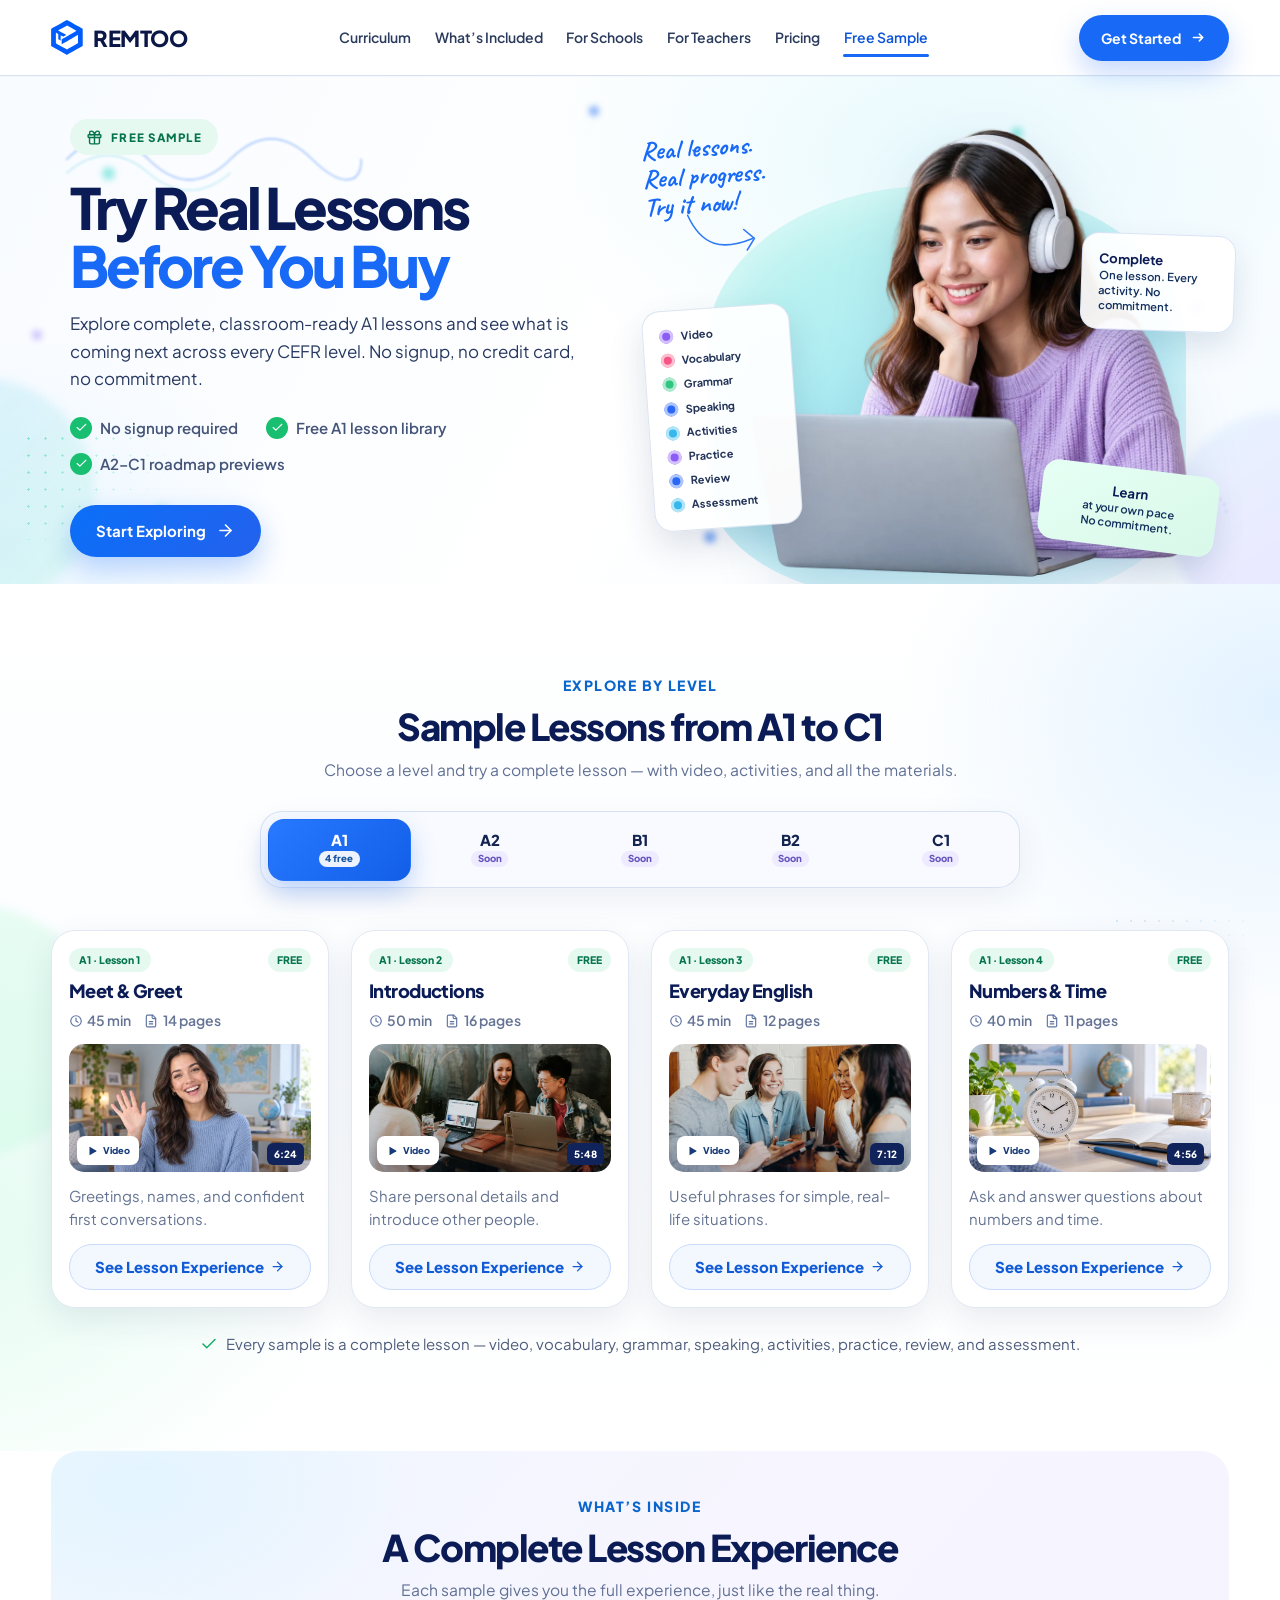
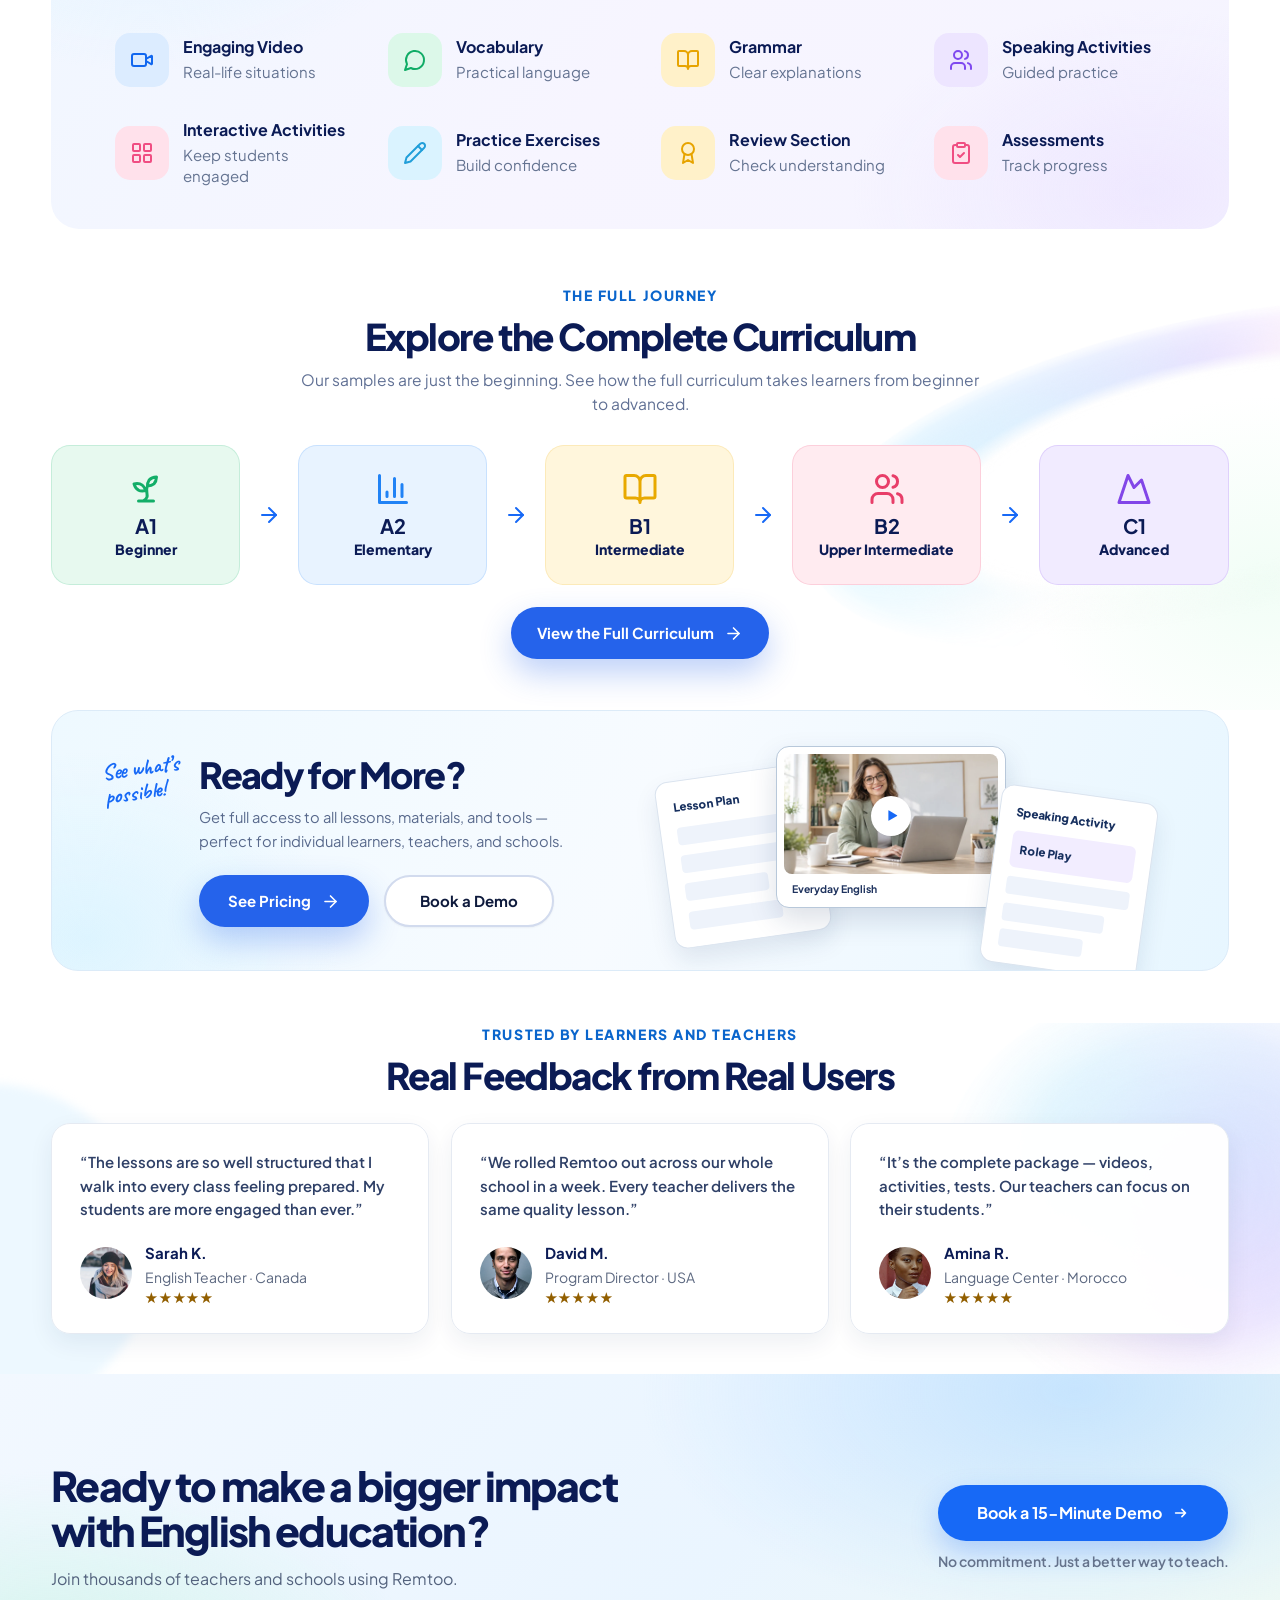
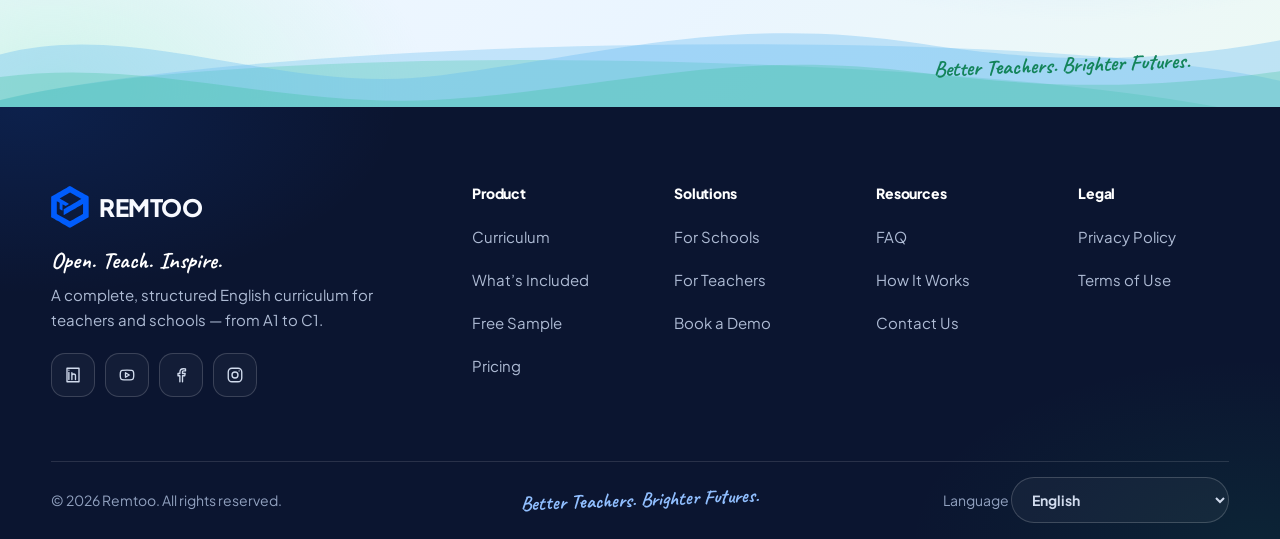
<file: free-sample.html>
<!doctype html>
<html lang="en">
<head>
  <meta charset="UTF-8" />
  <meta name="viewport" content="width=device-width, initial-scale=1.0" />
  <meta name="color-scheme" content="light dark" />
  <meta name="theme-color" content="#ffffff" media="(prefers-color-scheme: light)" />
  <meta name="theme-color" content="#071221" media="(prefers-color-scheme: dark)" />
  <title>Free Sample Lessons | Remtoo</title>
  <meta name="description" content="Explore complete, classroom-ready A1 English lessons and preview upcoming Remtoo samples from A2 to C1. No signup or credit card required." />
  <link rel="icon" type="image/svg+xml" href="assets/logos/favicon.svg" />
  <link rel="canonical" href="https://remtoo.com/free-sample.html" />
  <meta property="og:type" content="website" />
  <meta property="og:title" content="Free Sample Lessons | Remtoo" />
  <meta property="og:description" content="Try a complete Remtoo English lesson before you buy." />
  <meta property="og:url" content="https://remtoo.com/free-sample.html" />
  <link rel="preconnect" href="https://fonts.googleapis.com" />
  <link rel="preconnect" href="https://fonts.gstatic.com" crossorigin />
  <link href="https://fonts.googleapis.com/css2?family=Plus+Jakarta+Sans:wght@400;500;600;700;800&amp;family=Caveat:wght@600;700&amp;display=swap" rel="stylesheet" />
  <link rel="stylesheet" href="css/variables.css" />
  <link rel="stylesheet" href="css/style.css" />
  <link rel="stylesheet" href="css/free-sample.css" />
  <script>
    document.documentElement.classList.add("js");
    setTimeout(function () {
      if (!window.__remtooReady) {
        document.documentElement.classList.remove("js");
        var fallbackMenu = document.getElementById("mobile-menu");
        if (fallbackMenu) fallbackMenu.inert = false;
      }
    }, 1500);
  </script>
  <link rel="stylesheet" href="css/site-system.css" />
</head>
<body class="free-sample-page" id="top">
  <a class="skip-link" href="#main">Skip to main content</a>

  <svg xmlns="http://www.w3.org/2000/svg" class="fs-icon-sprite" aria-hidden="true">
    <defs>
      <symbol id="i-check" viewBox="0 0 24 24"><path d="M20 6 9 17l-5-5"/></symbol>
      <symbol id="i-arrow-right" viewBox="0 0 24 24"><path d="M5 12h14"/><path d="m12 5 7 7-7 7"/></symbol>
      <symbol id="i-chevron-right" viewBox="0 0 24 24"><path d="m9 18 6-6-6-6"/></symbol>
      <symbol id="i-chevron-down" viewBox="0 0 24 24"><path d="m6 9 6 6 6-6"/></symbol>
      <symbol id="i-play" viewBox="0 0 24 24"><path d="M7 4.5v15a.7.7 0 0 0 1.05.6l12.7-7.5a.7.7 0 0 0 0-1.2L8.05 3.9A.7.7 0 0 0 7 4.5Z"/></symbol>
      <symbol id="i-gift" viewBox="0 0 24 24"><rect x="3" y="8" width="18" height="4" rx="1"/><path d="M12 8v13M19 12v7a2 2 0 0 1-2 2H7a2 2 0 0 1-2-2v-7M7.5 8a2.5 2.5 0 0 1 0-5C11 3 12 8 12 8s1-5 4.5-5a2.5 2.5 0 0 1 0 5"/></symbol>
      <symbol id="i-logo" viewBox="0 0 24 24"><path d="M22 9.5 12 4 2 9.5l10 5.5 10-5.5z"/><path d="M6 12.2V17c0 1.7 2.7 3 6 3s6-1.3 6-3v-4.8"/></symbol>
      <symbol id="i-clock" viewBox="0 0 24 24"><circle cx="12" cy="12" r="9"/><path d="M12 7v5l3.5 2"/></symbol>
      <symbol id="i-file-text" viewBox="0 0 24 24"><path d="M15 2H6a2 2 0 0 0-2 2v16a2 2 0 0 0 2 2h12a2 2 0 0 0 2-2V7Z"/><path d="M14 2v4a2 2 0 0 0 2 2h4M9 13h6M9 17h6"/></symbol>
      <symbol id="i-video" viewBox="0 0 24 24"><path d="m16 13 5.2 3.1a.5.5 0 0 0 .8-.4V8.3a.5.5 0 0 0-.8-.4L16 11"/><rect x="2" y="6" width="14" height="12" rx="2"/></symbol>
      <symbol id="i-book-open" viewBox="0 0 24 24"><path d="M12 7v14M3 18a1 1 0 0 1-1-1V4a1 1 0 0 1 1-1h5a4 4 0 0 1 4 4 4 4 0 0 1 4-4h5a1 1 0 0 1 1 1v13a1 1 0 0 1-1 1h-6a3 3 0 0 0-3 3 3 3 0 0 0-3-3z"/></symbol>
      <symbol id="i-message-circle" viewBox="0 0 24 24"><path d="M7.9 20A9 9 0 1 0 4 16.1L2 22Z"/></symbol>
      <symbol id="i-users" viewBox="0 0 24 24"><path d="M16 21v-2a4 4 0 0 0-4-4H6a4 4 0 0 0-4 4v2"/><circle cx="9" cy="7" r="4"/><path d="M22 21v-2a4 4 0 0 0-3-3.87M16 3.13a4 4 0 0 1 0 7.75"/></symbol>
      <symbol id="i-grid" viewBox="0 0 24 24"><rect width="7" height="7" x="3" y="3" rx="1"/><rect width="7" height="7" x="14" y="3" rx="1"/><rect width="7" height="7" x="14" y="14" rx="1"/><rect width="7" height="7" x="3" y="14" rx="1"/></symbol>
      <symbol id="i-pencil" viewBox="0 0 24 24"><path d="M17 3a2.85 2.83 0 1 1 4 4L7.5 20.5 2 22l1.5-5.5Z"/><path d="m15 5 4 4"/></symbol>
      <symbol id="i-award" viewBox="0 0 24 24"><circle cx="12" cy="8" r="6"/><path d="M15.5 12.9 17 22l-5-3-5 3 1.5-9.1"/></symbol>
      <symbol id="i-clipboard-check" viewBox="0 0 24 24"><rect width="8" height="4" x="8" y="2" rx="1"/><path d="M16 4h2a2 2 0 0 1 2 2v14a2 2 0 0 1-2 2H6a2 2 0 0 1-2-2V6a2 2 0 0 1 2-2h2M9 14l2 2 4-4"/></symbol>
      <symbol id="i-sprout" viewBox="0 0 24 24"><path d="M7 20h10M10 20c5.5-2.5.8-6.4 3-10M9.5 9.4c1.1.8 1.8 2.2 2.3 3.7-2 .4-3.5.4-4.8-.3-1.2-.6-2.3-1.9-3-4.2 2.8-.5 4.4 0 5.5.8zM14.1 6a7 7 0 0 0-1.1 4c1.9-.1 3.3-.6 4.3-1.4 1-1 1.6-2.3 1.7-4.6-2.7.1-4 1-4.9 2z"/></symbol>
      <symbol id="i-bar-chart" viewBox="0 0 24 24"><path d="M3 3v18h18M18 17V9M13 17V5M8 17v-3"/></symbol>
      <symbol id="i-mountain" viewBox="0 0 24 24"><path d="m8 3 4 8 5-5 5 15H2L8 3z"/></symbol>
      <symbol id="i-globe" viewBox="0 0 24 24"><circle cx="12" cy="12" r="10"/><path d="M12 2a14.5 14.5 0 0 0 0 20 14.5 14.5 0 0 0 0-20M2 12h20"/></symbol>
      <symbol id="i-lock" viewBox="0 0 24 24"><rect x="4" y="10" width="16" height="11" rx="2"/><path d="M8 10V7a4 4 0 0 1 8 0v3M12 14v3"/></symbol>
    </defs>
  </svg>

  <!-- site-header:start -->
  <script>
    (function () {
      document.documentElement.classList.add("site-shell-js");
      if (document.body) document.body.classList.add("site-shell-js");
      window.__remtooShellFallbackTimer = window.setTimeout(function () {
        if (!window.__remtooShellReady) {
          document.documentElement.classList.remove("site-shell-js", "site-shell-nav-open");
          if (document.body) document.body.classList.remove("site-shell-js", "site-shell-nav-open");
        }
      }, 1500);
    })();
  </script>
  <header class="global-header" id="global-header" data-site-header>
    <div class="global-header__inner">
      <a class="global-brand" href="index.html" aria-label="Remtoo home">
        <img class="global-brand__icon" src="assets/logos/remtoo-icon.svg" alt="" width="209" height="230" aria-hidden="true" decoding="async" />
        <span class="global-brand__wordmark">REMTOO</span>
      </a>

      <nav class="global-desktop-nav" aria-label="Main navigation">
        <a class="global-nav-link" data-nav-route="curriculum.html" href="curriculum.html">Curriculum</a>
        <a class="global-nav-link" data-nav-route="whats-included.html" href="whats-included.html">What&rsquo;s Included</a>
        <a class="global-nav-link" data-nav-route="schools.html" href="schools.html">For Schools</a>
        <a class="global-nav-link" data-nav-route="teachers.html" href="teachers.html">For Teachers</a>
        <a class="global-nav-link" data-nav-route="pricing.html" href="pricing.html">Pricing</a>
        <a class="global-nav-link" data-nav-route="free-sample.html" href="free-sample.html" aria-current="page">Free Sample</a>
      </nav>

      <a class="global-header-cta" href="pricing.html">
        <span>Get Started</span>
        <svg class="global-icon" viewBox="0 0 20 20" aria-hidden="true">
          <path d="M4 10h11m-4-4 4 4-4 4" />
        </svg>
      </a>

      <button
        class="global-menu-toggle"
        type="button"
        aria-expanded="false"
        aria-controls="global-mobile-nav"
        aria-label="Open navigation"
        data-mobile-nav-toggle
      >
        <span aria-hidden="true"></span>
      </button>
    </div>

    <div class="global-mobile-nav" id="global-mobile-nav" data-mobile-nav>
      <button
        class="global-mobile-nav__backdrop"
        type="button"
        tabindex="-1"
        aria-label="Close navigation"
        data-mobile-nav-close
      ></button>
      <div class="global-mobile-nav__panel" aria-label="Mobile navigation">
        <div class="global-mobile-nav__head">
          <a class="global-brand global-mobile-nav__brand" href="index.html" aria-label="Remtoo home">
            <img class="global-brand__icon" src="assets/logos/remtoo-icon.svg" alt="" width="209" height="230" aria-hidden="true" decoding="async" />
            <span class="global-brand__wordmark">REMTOO</span>
          </a>
          <button class="global-mobile-nav__close" type="button" aria-label="Close navigation" data-mobile-nav-close>
            <svg class="global-icon" viewBox="0 0 20 20" aria-hidden="true">
              <path d="m5 5 10 10M15 5 5 15" />
            </svg>
          </button>
        </div>

        <nav class="global-mobile-nav__links" aria-label="Mobile navigation links">
          <a class="global-mobile-nav__link" data-nav-route="curriculum.html" href="curriculum.html">
            <span class="global-mobile-nav__icon" aria-hidden="true">
              <svg class="global-icon" viewBox="0 0 24 24"><path d="M12 6.5C10.4 5.2 8.3 4.5 6 4.5H2.5v13H6c2.3 0 4.4.7 6 2 1.6-1.3 3.7-2 6-2h3.5v-13H18c-2.3 0-4.4.7-6 2Zm0 0V21.5" /></svg>
            </span>
            <span class="global-mobile-nav__label">Curriculum</span>
            <svg class="global-icon global-mobile-nav__chevron" viewBox="0 0 20 20" aria-hidden="true"><path d="m7 4.5 5.5 5.5L7 15.5" /></svg>
          </a>
          <a class="global-mobile-nav__link" data-nav-route="whats-included.html" href="whats-included.html">
            <span class="global-mobile-nav__icon" aria-hidden="true">
              <svg class="global-icon" viewBox="0 0 24 24"><path d="M21 7.6 12 3 3 7.6v8.8L12 21l9-4.6V7.6ZM3 7.6 12 12.2m9-4.6L12 12.2m0 0V21" /></svg>
            </span>
            <span class="global-mobile-nav__label">What&rsquo;s Included</span>
            <svg class="global-icon global-mobile-nav__chevron" viewBox="0 0 20 20" aria-hidden="true"><path d="m7 4.5 5.5 5.5L7 15.5" /></svg>
          </a>
          <a class="global-mobile-nav__link" data-nav-route="schools.html" href="schools.html">
            <span class="global-mobile-nav__icon" aria-hidden="true">
              <svg class="global-icon" viewBox="0 0 24 24"><path d="M3.5 21h17M5.5 21V6.6L12 3.2l6.5 3.4V21M12 6.4v2M9.2 9.6h.01M14.8 9.6h.01M9.2 12.8h.01M14.8 12.8h.01M9.2 16h.01M14.8 16h.01" /></svg>
            </span>
            <span class="global-mobile-nav__label">For Schools</span>
            <svg class="global-icon global-mobile-nav__chevron" viewBox="0 0 20 20" aria-hidden="true"><path d="m7 4.5 5.5 5.5L7 15.5" /></svg>
          </a>
          <a class="global-mobile-nav__link" data-nav-route="teachers.html" href="teachers.html">
            <span class="global-mobile-nav__icon" aria-hidden="true">
              <svg class="global-icon" viewBox="0 0 24 24"><path d="M12 4 2.5 8.5 12 13l9.5-4.5L12 4ZM6 10.9V15c0 1.8 2.7 3.2 6 3.2s6-1.4 6-3.2v-4.1M21.5 9v5" /></svg>
            </span>
            <span class="global-mobile-nav__label">For Teachers</span>
            <svg class="global-icon global-mobile-nav__chevron" viewBox="0 0 20 20" aria-hidden="true"><path d="m7 4.5 5.5 5.5L7 15.5" /></svg>
          </a>
          <a class="global-mobile-nav__link" data-nav-route="pricing.html" href="pricing.html">
            <span class="global-mobile-nav__icon" aria-hidden="true">
              <svg class="global-icon" viewBox="0 0 24 24"><path d="M3.5 11.5v-7a1 1 0 0 1 1-1h7L21 13l-8 8-9.5-9.5ZM7.5 7.5h.01" /></svg>
            </span>
            <span class="global-mobile-nav__label">Pricing</span>
            <svg class="global-icon global-mobile-nav__chevron" viewBox="0 0 20 20" aria-hidden="true"><path d="m7 4.5 5.5 5.5L7 15.5" /></svg>
          </a>
          <a class="global-mobile-nav__link" data-nav-route="free-sample.html" href="free-sample.html">
            <span class="global-mobile-nav__icon" aria-hidden="true">
              <svg class="global-icon" viewBox="0 0 24 24"><path d="M20 11.5v9a.5.5 0 0 1-.5.5h-15a.5.5 0 0 1-.5-.5v-9M2.5 8h19v3.5h-19zM12 8v13M12 8S7.5 8.2 6.5 6c-.7-1.6.6-3 2-2.6 2 .7 3.5 4.6 3.5 4.6Zm0 0s4.5.2 5.5-2c.7-1.6-.6-3-2-2.6-2 .7-3.5 4.6-3.5 4.6Z" /></svg>
            </span>
            <span class="global-mobile-nav__label">Free Sample</span>
            <svg class="global-icon global-mobile-nav__chevron" viewBox="0 0 20 20" aria-hidden="true"><path d="m7 4.5 5.5 5.5L7 15.5" /></svg>
          </a>
        </nav>

        <div class="global-mobile-nav__footer">
          <a class="global-header-cta global-mobile-nav__cta" href="pricing.html">
            <span>Get Started</span>
            <svg class="global-icon" viewBox="0 0 20 20" aria-hidden="true">
              <path d="M4 10h11m-4-4 4 4-4 4" />
            </svg>
          </a>
          <div class="global-mobile-nav__decor" aria-hidden="true">
            <svg class="global-mobile-nav__flight" viewBox="0 0 170 110">
              <path class="global-mobile-nav__flight-path" d="M6 102C52 100 84 16 128 18c24 1 32 32 36 78" />
            </svg>
            <svg class="global-mobile-nav__plane" viewBox="0 0 40 40">
              <path class="global-mobile-nav__plane-body" d="M37 3 3.6 16.4c-1 .4-1 1.8.1 2.1l8.7 2.6 2.9 8.7c.3 1 1.6 1.2 2.2.3l4.4-6 8.4 5.5c.8.5 1.8.1 2.1-.8L38.8 4.5C39.1 3.5 38 2.6 37 3Z" />
              <path class="global-mobile-nav__plane-fold" d="M13.5 21.2 33.6 9.2 16.7 27.4l-.2 3.9-3-10.1Z" />
            </svg>
            <svg class="global-mobile-nav__wave" viewBox="0 0 360 84" preserveAspectRatio="none">
              <path class="global-mobile-nav__wave-back" d="M0 48C56 24 122 22 180 34c52 10 108 8 180-16v66H0Z" />
              <path class="global-mobile-nav__wave-front" d="M0 62C64 44 128 42 188 52c56 9 116 4 172-14v46H0Z" />
            </svg>
            <p class="global-mobile-nav__tagline">Small steps.
              <span class="global-mobile-nav__tagline-accent">Big futures.<svg class="global-mobile-nav__swoosh" viewBox="0 0 96 7"><path class="global-mobile-nav__swoosh-path" d="M2 5.5C28 1 62 1 94 3.5" /></svg></span>
            </p>
          </div>
        </div>
      </div>
    </div>
  </header>
  <!-- site-header:end -->

  <main id="main">
    <section class="fs-hero" aria-labelledby="fs-hero-title">
      <div class="fs-orb fs-orb--hero-left" aria-hidden="true"></div><div class="fs-orb fs-orb--hero-right" aria-hidden="true"></div><div class="fs-dot-field" aria-hidden="true"></div>      <div class="bg-decor" aria-hidden="true">
        <svg class="bg-wave bg-wave--a" viewBox="0 0 440 120" fill="none"><path d="M4 62C44 22 84 22 124 62S204 102 244 62 324 22 364 62 436 102 436 62"/><path d="M4 82C44 48 84 48 124 82S204 116 244 82"/></svg>
        <svg class="bg-wave bg-wave--b" viewBox="0 0 440 120" fill="none"><path d="M4 62C44 102 84 102 124 62S204 22 244 62 324 102 364 62 436 22 436 62"/></svg>
        <i class="bg-dot bg-dot--1"></i><i class="bg-dot bg-dot--2"></i><i class="bg-dot bg-dot--3"></i><i class="bg-dot bg-dot--4"></i><i class="bg-dot bg-dot--5"></i><i class="bg-dot bg-dot--6"></i><i class="bg-dot bg-dot--7"></i><i class="bg-dot bg-dot--8"></i>
      </div>

      <div class="container fs-hero-grid">
        <div class="fs-hero-copy">
          <p class="fs-kicker fs-kicker--green"><svg class="ic" aria-hidden="true"><use href="#i-gift"/></svg> Free sample</p>
          <h1 id="fs-hero-title">Try Real Lessons<br><span>Before You Buy</span></h1>
          <p class="fs-hero-lead">Explore complete, classroom-ready A1 lessons and see what is coming next across every CEFR level. No signup, no credit card, no commitment.</p>
          <ul class="fs-trust-list" aria-label="Free sample benefits"><li><span aria-hidden="true"><svg class="ic"><use href="#i-check"/></svg></span>No signup required</li><li><span aria-hidden="true"><svg class="ic"><use href="#i-check"/></svg></span>Free A1 lesson library</li><li><span aria-hidden="true"><svg class="ic"><use href="#i-check"/></svg></span>A2&ndash;C1 roadmap previews</li></ul>
          <a class="btn btn-primary fs-hero-cta" href="#samples">Start Exploring <svg class="ic" aria-hidden="true"><use href="#i-arrow-right"/></svg></a>
        </div>
        <div class="fs-hero-visual">
          <div class="fs-photo-shape" aria-hidden="true"></div><img class="fs-hero-person" src="assets/images/hero/free-sample-learner.webp" alt="Smiling learner wearing headphones and using a laptop" width="980" height="1032" fetchpriority="high" decoding="async" />
          <p class="fs-hand-note fs-hero-note">Real lessons.<br>Real progress.<br>Try it now!</p><svg class="fs-doodle-arrow fs-doodle-arrow--left" viewBox="0 0 92 58" aria-hidden="true"><path d="M4 7c16 35 39 40 73 26"/><path d="m67 23 12 10-8 13"/></svg>
          <div class="fs-floating-list" aria-hidden="true"><span><i class="violet"></i>Video</span><span><i class="rose"></i>Vocabulary</span><span><i class="green"></i>Grammar</span><span><i class="blue"></i>Speaking</span><span><i class="sky"></i>Activities</span><span><i class="violet"></i>Practice</span><span><i class="blue"></i>Review</span><span><i class="sky"></i>Assessment</span></div>
          <div class="fs-floating-note fs-floating-note--white" aria-hidden="true"><strong>Complete</strong><span>One lesson. Every activity. No commitment.</span></div><div class="fs-floating-note fs-floating-note--mint" aria-hidden="true"><strong>Learn</strong><span>at your own pace<br>No commitment.</span></div>
        </div>
      </div>
    </section>

    <section class="fs-samples" id="samples" aria-labelledby="samples-title">
      <div class="fs-orb fs-orb--samples" aria-hidden="true"></div>
      <div class="container">
        <div class="fs-section-head reveal"><p class="fs-eyebrow">Explore by level</p><h2 id="samples-title">Sample Lessons from A1 to C1</h2><p>Choose a level and try a complete lesson &mdash; with video, activities, and all the materials.</p></div>
        <div class="fs-level-tabs reveal" role="tablist" aria-label="Choose a lesson level">
          <button class="fs-level-tab is-active" type="button" role="tab" aria-label="A1 Beginner, four available sample lessons" aria-selected="true" aria-controls="sample-lessons" id="sample-tab-a1" data-sample-level="a1" data-availability="available"><span class="fs-tab-level">A1</span><span class="fs-tab-status">4 free</span></button>
          <button class="fs-level-tab" type="button" role="tab" aria-label="A2 Elementary, sample lessons coming soon" aria-selected="false" aria-controls="sample-lessons" id="sample-tab-a2" data-sample-level="a2" data-availability="soon" disabled aria-disabled="true"><span class="fs-tab-level">A2</span><span class="fs-tab-status">Soon</span></button>
          <button class="fs-level-tab" type="button" role="tab" aria-label="B1 Intermediate, sample lessons coming soon" aria-selected="false" aria-controls="sample-lessons" id="sample-tab-b1" data-sample-level="b1" data-availability="soon" disabled aria-disabled="true"><span class="fs-tab-level">B1</span><span class="fs-tab-status">Soon</span></button>
          <button class="fs-level-tab" type="button" role="tab" aria-label="B2 Upper Intermediate, sample lessons coming soon" aria-selected="false" aria-controls="sample-lessons" id="sample-tab-b2" data-sample-level="b2" data-availability="soon" disabled aria-disabled="true"><span class="fs-tab-level">B2</span><span class="fs-tab-status">Soon</span></button>
          <button class="fs-level-tab" type="button" role="tab" aria-label="C1 Advanced, sample lessons coming soon" aria-selected="false" aria-controls="sample-lessons" id="sample-tab-c1" data-sample-level="c1" data-availability="soon" disabled aria-disabled="true"><span class="fs-tab-level">C1</span><span class="fs-tab-status">Soon</span></button>
        </div>
        <p class="visually-hidden" id="sample-level-status" aria-live="polite" aria-atomic="true">Showing four available A1 sample lessons.</p>
        <div class="fs-sample-grid" id="sample-lessons" role="tabpanel" aria-labelledby="sample-tab-a1" tabindex="0">
          <article class="fs-lesson-card reveal" style="--reveal-delay:.05s"><div class="fs-card-top"><span class="fs-lesson-chip">A1 &middot; Lesson 1</span><span class="fs-free-chip">Free</span></div><h3>Meet &amp; Greet</h3><p class="fs-card-meta"><span><svg class="ic" aria-hidden="true"><use href="#i-clock"/></svg>45 min</span><span><svg class="ic" aria-hidden="true"><use href="#i-file-text"/></svg>14 pages</span></p><div class="fs-lesson-thumb"><img src="assets/images/lessons/meet-greet-wave.webp" alt="Smiling woman waving hello for the Meet and Greet lesson" width="800" height="450" loading="lazy" decoding="async" /><span class="fs-play" aria-hidden="true"><svg class="ic ic-fill"><use href="#i-play"/></svg></span><span class="fs-duration"><span class="visually-hidden">Video duration </span>6:24</span></div><p class="fs-card-desc">Greetings, names, and confident first conversations.</p><a class="fs-card-action" href="curriculum.html#lesson-experience">See Lesson Experience <svg class="ic" aria-hidden="true"><use href="#i-arrow-right"/></svg></a></article>
          <article class="fs-lesson-card reveal" style="--reveal-delay:.12s"><div class="fs-card-top"><span class="fs-lesson-chip">A1 &middot; Lesson 2</span><span class="fs-free-chip">Free</span></div><h3>Introductions</h3><p class="fs-card-meta"><span><svg class="ic" aria-hidden="true"><use href="#i-clock"/></svg>50 min</span><span><svg class="ic" aria-hidden="true"><use href="#i-file-text"/></svg>16 pages</span></p><div class="fs-lesson-thumb"><img src="assets/images/lessons/pair-work.webp" alt="Learners talking together in the Introductions lesson" width="640" height="427" loading="lazy" decoding="async" /><span class="fs-play" aria-hidden="true"><svg class="ic ic-fill"><use href="#i-play"/></svg></span><span class="fs-duration"><span class="visually-hidden">Video duration </span>5:48</span></div><p class="fs-card-desc">Share personal details and introduce other people.</p><a class="fs-card-action" href="curriculum.html#lesson-experience">See Lesson Experience <svg class="ic" aria-hidden="true"><use href="#i-arrow-right"/></svg></a></article>
          <article class="fs-lesson-card reveal" style="--reveal-delay:.19s"><div class="fs-card-top"><span class="fs-lesson-chip">A1 &middot; Lesson 3</span><span class="fs-free-chip">Free</span></div><h3>Everyday English</h3><p class="fs-card-meta"><span><svg class="ic" aria-hidden="true"><use href="#i-clock"/></svg>45 min</span><span><svg class="ic" aria-hidden="true"><use href="#i-file-text"/></svg>12 pages</span></p><div class="fs-lesson-thumb"><img src="assets/images/lessons/classroom.webp" alt="Small group practising Everyday English" width="640" height="427" loading="lazy" decoding="async" /><span class="fs-play" aria-hidden="true"><svg class="ic ic-fill"><use href="#i-play"/></svg></span><span class="fs-duration"><span class="visually-hidden">Video duration </span>7:12</span></div><p class="fs-card-desc">Useful phrases for simple, real-life situations.</p><a class="fs-card-action" href="curriculum.html#lesson-experience">See Lesson Experience <svg class="ic" aria-hidden="true"><use href="#i-arrow-right"/></svg></a></article>
          <article class="fs-lesson-card reveal" style="--reveal-delay:.26s"><div class="fs-card-top"><span class="fs-lesson-chip">A1 &middot; Lesson 4</span><span class="fs-free-chip">Free</span></div><h3>Numbers &amp; Time</h3><p class="fs-card-meta"><span><svg class="ic" aria-hidden="true"><use href="#i-clock"/></svg>40 min</span><span><svg class="ic" aria-hidden="true"><use href="#i-file-text"/></svg>11 pages</span></p><div class="fs-lesson-thumb"><img src="assets/images/lessons/numbers-time-clock.webp" alt="Analog clock, notebook, and pencil for the Numbers and Time lesson" width="800" height="450" loading="lazy" decoding="async" /><span class="fs-play" aria-hidden="true"><svg class="ic ic-fill"><use href="#i-play"/></svg></span><span class="fs-duration"><span class="visually-hidden">Video duration </span>4:56</span></div><p class="fs-card-desc">Ask and answer questions about numbers and time.</p><a class="fs-card-action" href="curriculum.html#lesson-experience">See Lesson Experience <svg class="ic" aria-hidden="true"><use href="#i-arrow-right"/></svg></a></article>
        </div>
        <p class="fs-sample-note reveal"><span aria-hidden="true"><svg class="ic"><use href="#i-check"/></svg></span>Every sample is a complete lesson &mdash; video, vocabulary, grammar, speaking, activities, practice, review, and assessment.</p>
      </div>
    </section>

    <section class="fs-experience" aria-labelledby="experience-title"><div class="container"><div class="fs-experience-shell reveal"><div class="fs-section-head"><p class="fs-eyebrow">What&rsquo;s inside</p><h2 id="experience-title">A Complete Lesson Experience</h2><p>Each sample gives you the full experience, just like the real thing.</p></div><ul class="fs-feature-grid">
      <li><span class="fs-feature-icon fs-feature-icon--blue"><svg class="ic" aria-hidden="true"><use href="#i-video"/></svg></span><span><strong>Engaging Video</strong><small>Real-life situations</small></span></li><li><span class="fs-feature-icon fs-feature-icon--green"><svg class="ic" aria-hidden="true"><use href="#i-message-circle"/></svg></span><span><strong>Vocabulary</strong><small>Practical language</small></span></li><li><span class="fs-feature-icon fs-feature-icon--gold"><svg class="ic" aria-hidden="true"><use href="#i-book-open"/></svg></span><span><strong>Grammar</strong><small>Clear explanations</small></span></li><li><span class="fs-feature-icon fs-feature-icon--violet"><svg class="ic" aria-hidden="true"><use href="#i-users"/></svg></span><span><strong>Speaking Activities</strong><small>Guided practice</small></span></li><li><span class="fs-feature-icon fs-feature-icon--rose"><svg class="ic" aria-hidden="true"><use href="#i-grid"/></svg></span><span><strong>Interactive Activities</strong><small>Keep students engaged</small></span></li><li><span class="fs-feature-icon fs-feature-icon--sky"><svg class="ic" aria-hidden="true"><use href="#i-pencil"/></svg></span><span><strong>Practice Exercises</strong><small>Build confidence</small></span></li><li><span class="fs-feature-icon fs-feature-icon--gold"><svg class="ic" aria-hidden="true"><use href="#i-award"/></svg></span><span><strong>Review Section</strong><small>Check understanding</small></span></li><li><span class="fs-feature-icon fs-feature-icon--rose"><svg class="ic" aria-hidden="true"><use href="#i-clipboard-check"/></svg></span><span><strong>Assessments</strong><small>Track progress</small></span></li>
    </ul></div></div></section>

    <section class="fs-journey ambient-stage" aria-labelledby="journey-title"><span class="ambient-art ambient-art--ribbon ambient-art--violet ambient-art--ribbon-right is-drifting" aria-hidden="true"></span><div class="container"><div class="fs-section-head reveal"><p class="fs-eyebrow">The full journey</p><h2 id="journey-title">Explore the Complete Curriculum</h2><p>Our samples are just the beginning. See how the full curriculum takes learners from beginner to advanced.</p></div><ol class="fs-level-path reveal" aria-label="Curriculum levels from A1 to C1"><li class="fs-path-card fs-path-card--a1"><svg class="ic" aria-hidden="true"><use href="#i-sprout"/></svg><strong>A1</strong><span>Beginner</span></li><li class="fs-path-arrow" aria-hidden="true"><svg class="ic"><use href="#i-arrow-right"/></svg></li><li class="fs-path-card fs-path-card--a2"><svg class="ic" aria-hidden="true"><use href="#i-bar-chart"/></svg><strong>A2</strong><span>Elementary</span></li><li class="fs-path-arrow" aria-hidden="true"><svg class="ic"><use href="#i-arrow-right"/></svg></li><li class="fs-path-card fs-path-card--b1"><svg class="ic" aria-hidden="true"><use href="#i-book-open"/></svg><strong>B1</strong><span>Intermediate</span></li><li class="fs-path-arrow" aria-hidden="true"><svg class="ic"><use href="#i-arrow-right"/></svg></li><li class="fs-path-card fs-path-card--b2"><svg class="ic" aria-hidden="true"><use href="#i-users"/></svg><strong>B2</strong><span>Upper Intermediate</span></li><li class="fs-path-arrow" aria-hidden="true"><svg class="ic"><use href="#i-arrow-right"/></svg></li><li class="fs-path-card fs-path-card--c1"><svg class="ic" aria-hidden="true"><use href="#i-mountain"/></svg><strong>C1</strong><span>Advanced</span></li></ol><div class="fs-centered-action reveal"><a class="btn btn-primary" href="curriculum.html">View the Full Curriculum <svg class="ic" aria-hidden="true"><use href="#i-arrow-right"/></svg></a></div></div></section>

    <section class="fs-more" aria-labelledby="more-title"><div class="container"><div class="fs-more-shell reveal"><div class="fs-more-copy"><p class="fs-hand-note">See what&rsquo;s<br>possible!</p><h2 id="more-title">Ready for More?</h2><p>Get full access to all lessons, materials, and tools &mdash; perfect for individual learners, teachers, and schools.</p><div class="fs-more-actions"><a class="btn btn-primary" href="pricing.html">See Pricing <svg class="ic" aria-hidden="true"><use href="#i-arrow-right"/></svg></a><a class="btn btn-outline" href="schools.html#demo">Book a Demo</a></div></div><div class="fs-product-collage" aria-hidden="true"><div class="fs-preview-card fs-preview-card--plan"><span>Lesson Plan</span><i></i><i></i><i></i><i></i></div><div class="fs-preview-video"><img src="assets/images/lessons/teacher-laptop.webp" alt="" width="960" height="540" loading="lazy" decoding="async"/><span class="fs-play"><svg class="ic ic-fill"><use href="#i-play"/></svg></span><b>Everyday English</b></div><div class="fs-preview-card fs-preview-card--role"><span>Speaking Activity</span><strong>Role Play</strong><i></i><i></i><i></i></div></div></div></div></section>

    <section class="fs-feedback ambient-stage" aria-labelledby="feedback-title"><span class="ambient-art ambient-art--cloud ambient-art--violet ambient-art--north-east" aria-hidden="true"></span><div class="fs-orb fs-orb--feedback" aria-hidden="true"></div><div class="container"><div class="fs-section-head reveal"><p class="fs-eyebrow">Trusted by learners and teachers</p><h2 id="feedback-title">Real Feedback from Real Users</h2></div><div class="fs-testimonial-track reveal" id="sample-testimonials" role="group" aria-label="Testimonials">
      <article class="fs-testimonial"><blockquote>&ldquo;The lessons are so well structured that I walk into every class feeling prepared. My students are more engaged than ever.&rdquo;</blockquote><div class="fs-person"><img src="assets/images/people/sarah.webp" alt="Portrait of Sarah K." width="54" height="54" loading="lazy" decoding="async"/><span><strong>Sarah K.</strong><small>English Teacher &middot; Canada</small><span class="fs-stars" role="img" aria-label="Rated 5 out of 5 stars">★★★★★</span></span></div></article><article class="fs-testimonial"><blockquote>&ldquo;We rolled Remtoo out across our whole school in a week. Every teacher delivers the same quality lesson.&rdquo;</blockquote><div class="fs-person"><img src="assets/images/people/david.webp" alt="Portrait of David M." width="54" height="54" loading="lazy" decoding="async"/><span><strong>David M.</strong><small>Program Director &middot; USA</small><span class="fs-stars" role="img" aria-label="Rated 5 out of 5 stars">★★★★★</span></span></div></article><article class="fs-testimonial"><blockquote>&ldquo;It&rsquo;s the complete package &mdash; videos, activities, tests. Our teachers can focus on their students.&rdquo;</blockquote><div class="fs-person"><img src="assets/images/people/amina.webp" alt="Portrait of Amina R." width="54" height="54" loading="lazy" decoding="async"/><span><strong>Amina R.</strong><small>Language Center &middot; Morocco</small><span class="fs-stars" role="img" aria-label="Rated 5 out of 5 stars">★★★★★</span></span></div></article>
    </div><p class="visually-hidden" id="sample-testimonial-status" aria-live="polite" aria-atomic="true">Testimonial 1 of 3</p><div class="fs-carousel-controls" role="group" aria-label="Testimonial controls"><button type="button" id="sample-testimonial-prev" aria-label="Previous testimonial"><svg class="ic" aria-hidden="true"><use href="#i-arrow-right"/></svg></button><div id="sample-testimonial-dots" aria-hidden="true"></div><button type="button" id="sample-testimonial-next" aria-label="Next testimonial"><svg class="ic" aria-hidden="true"><use href="#i-arrow-right"/></svg></button></div></div></section>
  </main>

  <!-- site-footer:start -->
  <section class="global-footer-cta" aria-labelledby="global-footer-cta-title">
    <div class="global-footer-cta__inner">
      <div class="global-footer-cta__copy">
        <h2 class="global-footer-cta__title" id="global-footer-cta-title">Ready to make a bigger impact with English education?</h2>
        <p class="global-footer-cta__text">Join thousands of teachers and schools using Remtoo.</p>
      </div>

      <div class="global-footer-cta__action-wrap">
        <a class="global-footer-cta__button" href="schools.html#demo">
          <span>Book a 15-Minute Demo</span>
          <svg viewBox="0 0 20 20" aria-hidden="true">
            <path d="M4 10h11m-4-4 4 4-4 4" fill="none" stroke="currentColor" stroke-width="1.8" stroke-linecap="round" stroke-linejoin="round" />
          </svg>
        </a>
        <p class="global-footer-cta__microcopy">No commitment. Just a better way to teach.</p>
      </div>
    </div>

    <p class="global-footer-cta__note" aria-hidden="true">Better Teachers. Brighter Futures.</p>
    <div class="global-footer-cta__waves" aria-hidden="true">
      <svg viewBox="0 0 1600 120" preserveAspectRatio="none">
        <path class="global-footer-cta__wave--back" d="M0 57c175-44 350 50 552 25 215-27 366-73 600-38 174 26 303 21 448-4v80H0Z" />
        <path class="global-footer-cta__wave--front" d="M0 84c196-25 364 44 582 25 213-18 344-58 570-30 170 21 299 18 448-2v43H0Z" />
      </svg>
    </div>
  </section>

  <footer class="global-footer" id="site-footer">
    <div class="global-footer__inner">
      <div class="global-footer__grid">
        <div class="global-footer__brand">
          <a class="global-brand global-brand--footer" href="index.html" aria-label="Remtoo home">
            <img class="global-brand__icon" src="assets/logos/remtoo-icon.svg" alt="" width="209" height="230" aria-hidden="true" decoding="async" />
            <span class="global-brand__wordmark">REMTOO</span>
          </a>
          <p class="global-footer__tagline">Open. Teach. Inspire.</p>
          <p class="global-footer__description">A complete, structured English curriculum for teachers and schools &mdash; from A1 to C1.</p>
          <div class="global-footer__social" role="navigation" aria-label="Remtoo social media">
            <a href="https://linkedin.com/company/remtoo" target="_blank" rel="noopener noreferrer" aria-label="Remtoo on LinkedIn">
              <svg viewBox="0 0 24 24" aria-hidden="true"><path d="M6.5 8.5V18M6.5 5.5v.01M10.5 18v-5.2c0-2.7 4.8-3 4.8.1V18M10.5 9v9M4 3h16v18H4z" /></svg>
            </a>
            <a href="https://youtube.com/@remtoo" target="_blank" rel="noopener noreferrer" aria-label="Remtoo on YouTube">
              <svg viewBox="0 0 24 24" aria-hidden="true"><path d="M21 12c0 2.4-.3 4.1-.7 4.8-.4.7-1 1.1-1.8 1.3-1.2.3-3.4.4-6.5.4s-5.3-.1-6.5-.4c-.8-.2-1.4-.6-1.8-1.3C3.3 16.1 3 14.4 3 12s.3-4.1.7-4.8c.4-.7 1-1.1 1.8-1.3 1.2-.3 3.4-.4 6.5-.4s5.3.1 6.5.4c.8.2 1.4.6 1.8 1.3.4.7.7 2.4.7 4.8Z" /><path d="m10 9 5 3-5 3Z" /></svg>
            </a>
            <a href="https://facebook.com/remtoo" target="_blank" rel="noopener noreferrer" aria-label="Remtoo on Facebook">
              <svg viewBox="0 0 24 24" aria-hidden="true"><path d="M14 21v-8h3l.5-3H14V8.2c0-.9.3-1.7 1.8-1.7H18V3.8c-.4-.1-1.6-.2-2.8-.2-2.8 0-4.7 1.7-4.7 4.9V10H8v3h2.5v8" /></svg>
            </a>
            <a href="https://instagram.com/remtoo" target="_blank" rel="noopener noreferrer" aria-label="Remtoo on Instagram">
              <svg viewBox="0 0 24 24" aria-hidden="true"><rect x="3" y="3" width="18" height="18" rx="5" /><circle cx="12" cy="12" r="4" /><path d="M17.5 6.5h.01" /></svg>
            </a>
          </div>
        </div>

        <div class="global-footer__columns">
          <nav class="global-footer__column" aria-label="Product">
            <h2 class="global-footer__heading">Product</h2>
            <ul>
              <li><a href="curriculum.html">Curriculum</a></li>
              <li><a href="whats-included.html">What&rsquo;s Included</a></li>
              <li><a href="free-sample.html">Free Sample</a></li>
              <li><a href="pricing.html">Pricing</a></li>
            </ul>
          </nav>
          <nav class="global-footer__column" aria-label="Solutions">
            <h2 class="global-footer__heading">Solutions</h2>
            <ul>
              <li><a href="schools.html">For Schools</a></li>
              <li><a href="teachers.html">For Teachers</a></li>
              <li><a href="schools.html#demo">Book a Demo</a></li>
            </ul>
          </nav>
          <nav class="global-footer__column" aria-label="Resources">
            <h2 class="global-footer__heading">Resources</h2>
            <ul>
              <li><a href="pricing.html#faq">FAQ</a></li>
              <li><a href="index.html#how-it-works">How It Works</a></li>
              <li><a href="mailto:hello@remtoo.com">Contact Us</a></li>
            </ul>
          </nav>
          <nav class="global-footer__column" aria-label="Legal">
            <h2 class="global-footer__heading">Legal</h2>
            <ul>
              <li><a href="legal.html#privacy">Privacy Policy</a></li>
              <li><a href="legal.html#terms">Terms of Use</a></li>
            </ul>
          </nav>
        </div>

        <div class="global-footer__accordion" data-footer-accordion role="navigation" aria-label="Footer navigation">
          <div class="global-footer__accordion-item">
            <button class="global-footer__trigger global-footer__accordion-trigger" id="global-footer-product-trigger" type="button" disabled aria-expanded="true" aria-controls="global-footer-product-panel">
              <span>Product</span><svg viewBox="0 0 20 20" aria-hidden="true"><path d="m5 8 5 5 5-5" /></svg>
            </button>
            <div class="global-footer__panel" id="global-footer-product-panel" role="region" aria-labelledby="global-footer-product-trigger">
              <ul>
                <li><a href="curriculum.html">Curriculum</a></li>
                <li><a href="whats-included.html">What&rsquo;s Included</a></li>
                <li><a href="free-sample.html">Free Sample</a></li>
                <li><a href="pricing.html">Pricing</a></li>
              </ul>
            </div>
          </div>
          <div class="global-footer__accordion-item">
            <button class="global-footer__trigger global-footer__accordion-trigger" id="global-footer-solutions-trigger" type="button" disabled aria-expanded="true" aria-controls="global-footer-solutions-panel">
              <span>Solutions</span><svg viewBox="0 0 20 20" aria-hidden="true"><path d="m5 8 5 5 5-5" /></svg>
            </button>
            <div class="global-footer__panel" id="global-footer-solutions-panel" role="region" aria-labelledby="global-footer-solutions-trigger">
              <ul>
                <li><a href="schools.html">For Schools</a></li>
                <li><a href="teachers.html">For Teachers</a></li>
                <li><a href="schools.html#demo">Book a Demo</a></li>
              </ul>
            </div>
          </div>
          <div class="global-footer__accordion-item">
            <button class="global-footer__trigger global-footer__accordion-trigger" id="global-footer-resources-trigger" type="button" disabled aria-expanded="true" aria-controls="global-footer-resources-panel">
              <span>Resources</span><svg viewBox="0 0 20 20" aria-hidden="true"><path d="m5 8 5 5 5-5" /></svg>
            </button>
            <div class="global-footer__panel" id="global-footer-resources-panel" role="region" aria-labelledby="global-footer-resources-trigger">
              <ul>
                <li><a href="pricing.html#faq">FAQ</a></li>
                <li><a href="index.html#how-it-works">How It Works</a></li>
                <li><a href="mailto:hello@remtoo.com">Contact Us</a></li>
              </ul>
            </div>
          </div>
          <div class="global-footer__accordion-item">
            <button class="global-footer__trigger global-footer__accordion-trigger" id="global-footer-legal-trigger" type="button" disabled aria-expanded="true" aria-controls="global-footer-legal-panel">
              <span>Legal</span><svg viewBox="0 0 20 20" aria-hidden="true"><path d="m5 8 5 5 5-5" /></svg>
            </button>
            <div class="global-footer__panel" id="global-footer-legal-panel" role="region" aria-labelledby="global-footer-legal-trigger">
              <ul>
                <li><a href="legal.html#privacy">Privacy Policy</a></li>
                <li><a href="legal.html#terms">Terms of Use</a></li>
              </ul>
            </div>
          </div>
        </div>
      </div>

      <div class="global-footer__bottom">
        <label class="global-footer__language">
          <span>Language</span>
          <select aria-label="Language">
            <option value="en" selected>English</option>
            <option value="fr" disabled>Fran&ccedil;ais &mdash; Coming soon</option>
            <option value="ar" disabled>العربية &mdash; Coming soon</option>
          </select>
        </label>
        <p class="global-footer__copyright">&copy; <span data-current-year>2026</span> Remtoo. All rights reserved.</p>
        <p class="global-footer__note" aria-hidden="true">Better Teachers. Brighter Futures.</p>
      </div>
    </div>
  </footer>
  <!-- site-footer:end -->

  <script src="js/main.js" defer></script><script src="js/free-sample.js" defer></script>
  <script src="js/site-shell.js" defer></script>
</body>
</html>
</file>
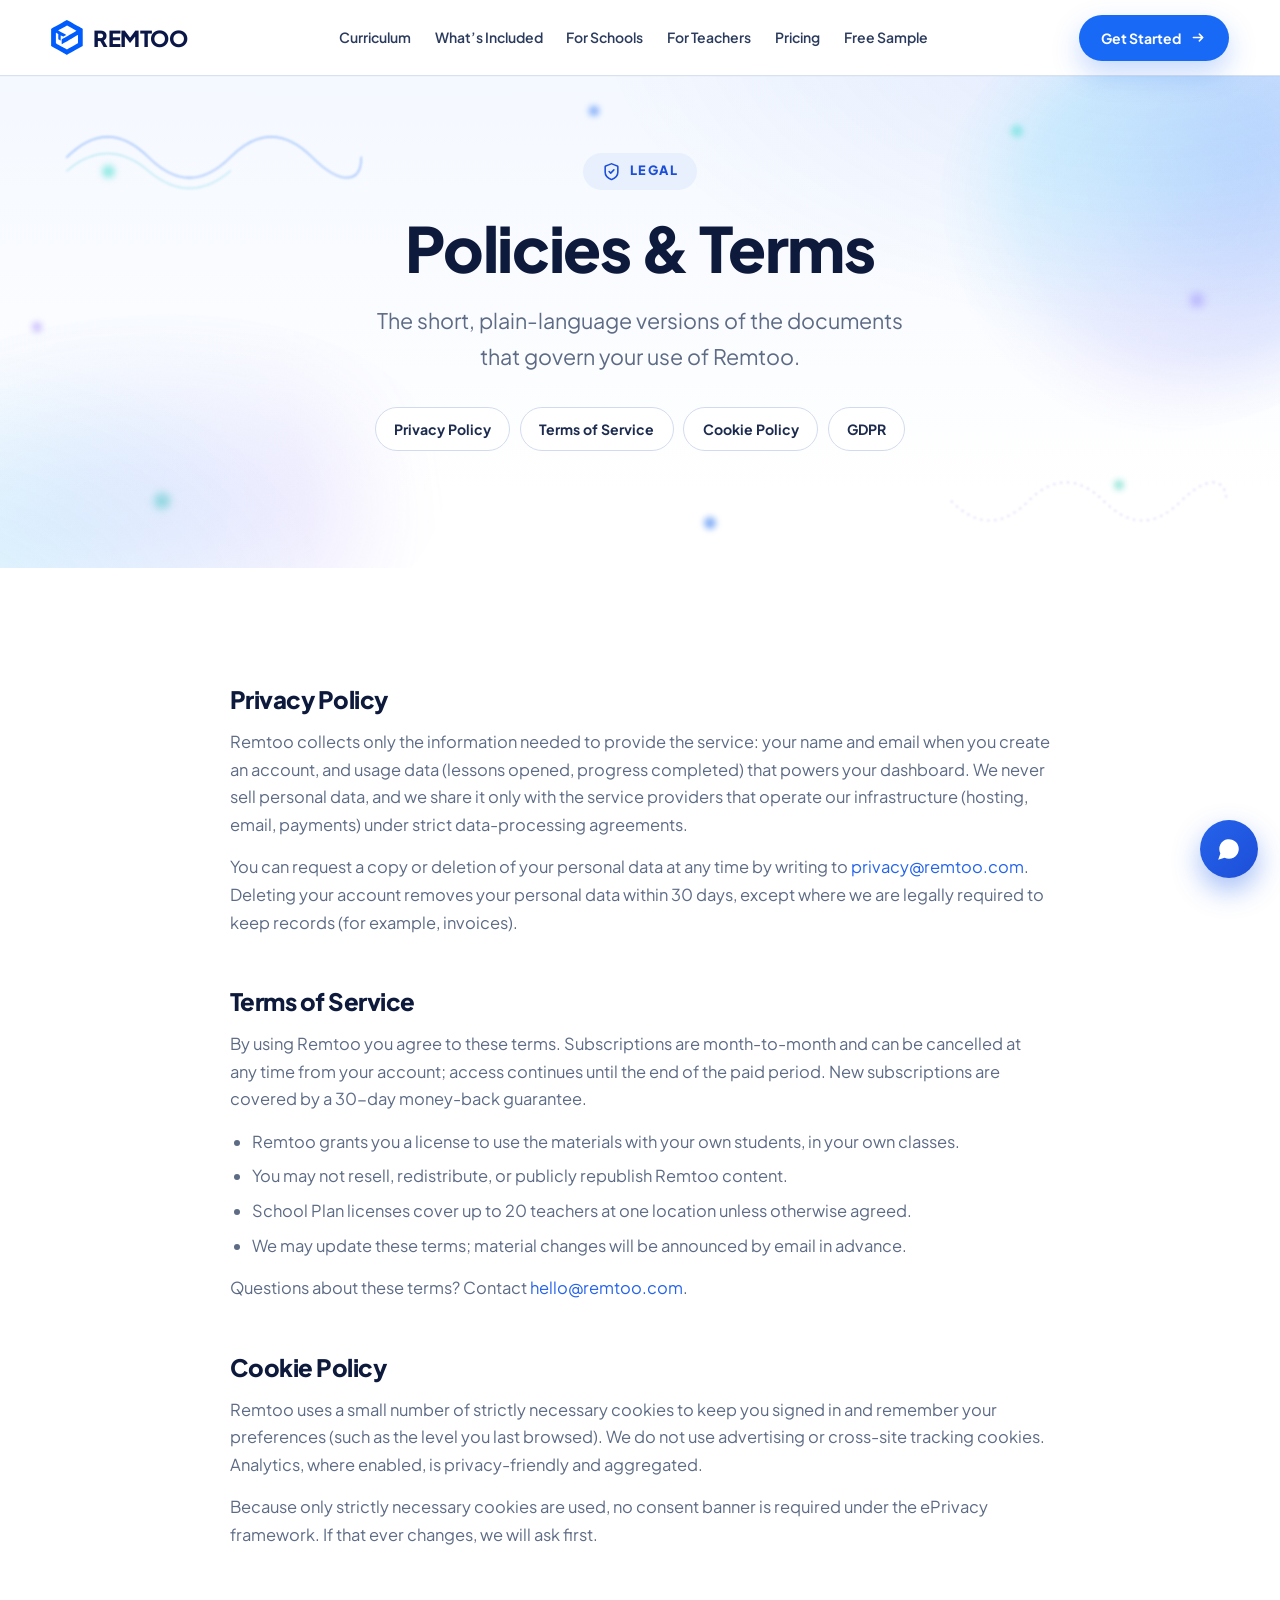
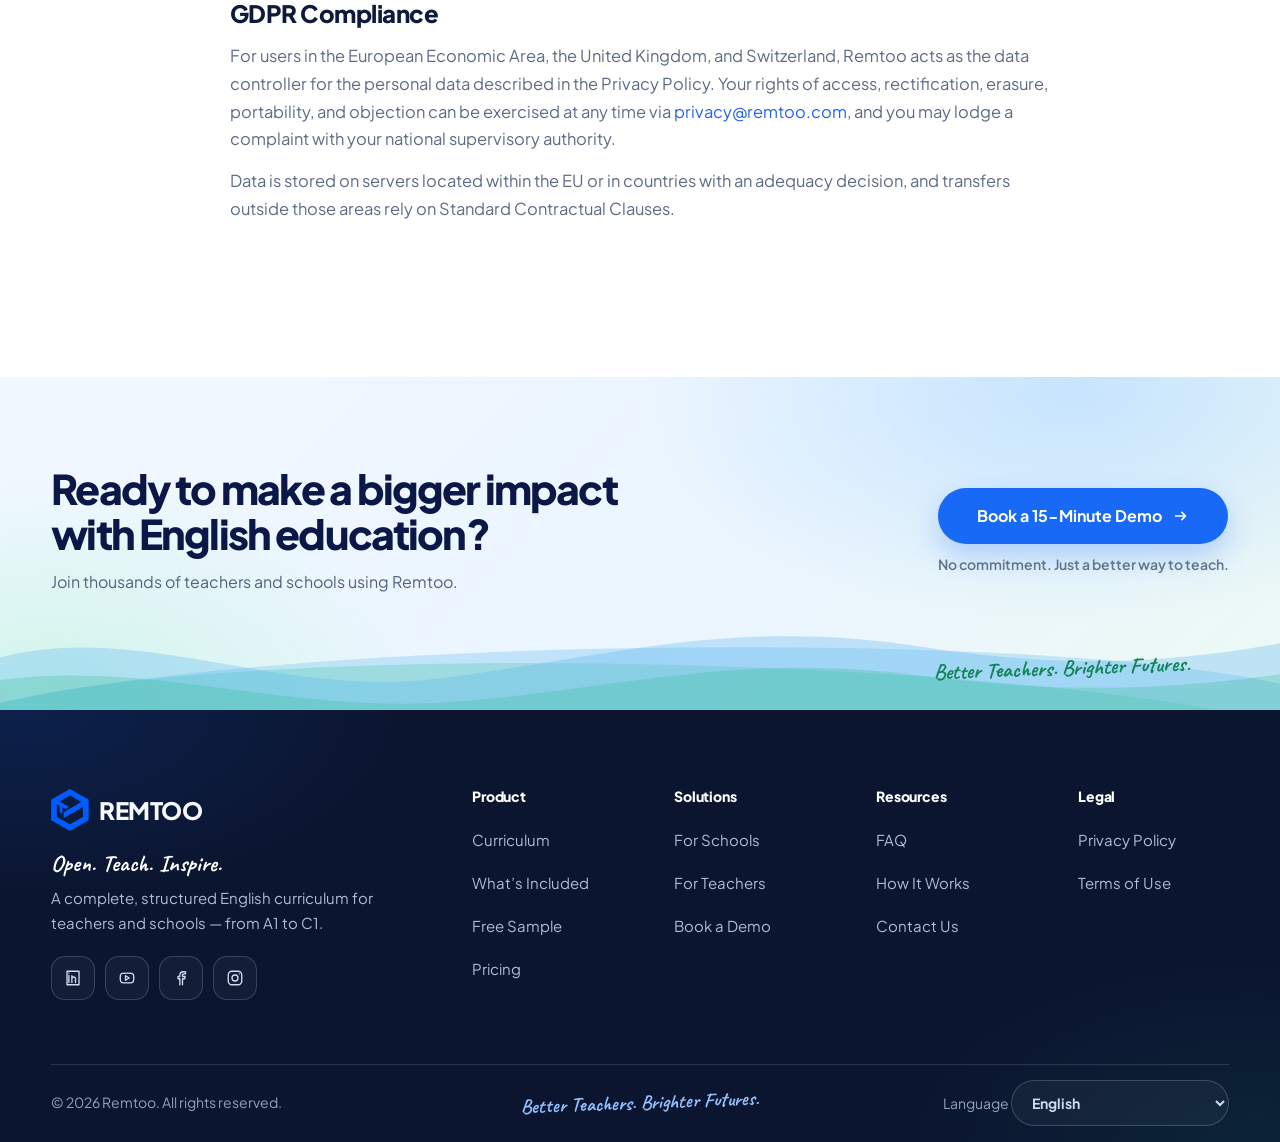
<file: legal.html>
<!doctype html>
<html lang="en">
<head>
  <meta charset="UTF-8" />
  <meta name="viewport" content="width=device-width, initial-scale=1.0" />
  <meta name="color-scheme" content="light dark" />
  <meta name="theme-color" content="#ffffff" media="(prefers-color-scheme: light)" />
  <meta name="theme-color" content="#071221" media="(prefers-color-scheme: dark)" />
  <title>Privacy Policy, Terms &amp; Legal | Remtoo</title>
  <meta name="description" content="Remtoo legal information: privacy policy, terms of service, cookie policy, and GDPR compliance." />
  <link rel="icon" type="image/svg+xml" href="assets/logos/favicon.svg" />
  <link rel="canonical" href="https://remtoo.com/legal.html" />
  <meta property="og:type" content="website" />
  <meta property="og:title" content="Privacy Policy, Terms &amp; Legal | Remtoo" />
  <meta property="og:description" content="Remtoo legal information: privacy policy, terms of service, cookie policy, and GDPR compliance." />
  <meta property="og:url" content="https://remtoo.com/legal.html" />
  <link rel="preconnect" href="https://fonts.googleapis.com" />
  <link rel="preconnect" href="https://fonts.gstatic.com" crossorigin />
  <link href="https://fonts.googleapis.com/css2?family=Plus+Jakarta+Sans:ital,wght@0,400;0,500;0,600;0,700;0,800&family=Caveat:wght@600;700&display=swap" rel="stylesheet" />
  <link rel="stylesheet" href="css/variables.css" />
  <link rel="stylesheet" href="css/style.css" />
  <script>
    // Progressive enhancement gate + fail-safe: if main.js has not signalled
    // readiness within 1.5s, remove the gate so no content stays hidden.
    document.documentElement.classList.add("js");
    setTimeout(function () {
      if (!window.__remtooReady) document.documentElement.classList.remove("js");
    }, 1500);
  </script>
  <link rel="stylesheet" href="css/site-system.css" />
</head>
<body id="top">
  <a class="skip-link" href="#main">Skip to main content</a>
  <!-- ============================== SVG ICON SPRITE ============================== -->
  <svg xmlns="http://www.w3.org/2000/svg" style="display:none" aria-hidden="true">
    <defs>
      <symbol id="i-check" viewBox="0 0 24 24"><path d="M20 6 9 17l-5-5"/></symbol>
      <symbol id="i-arrow-right" viewBox="0 0 24 24"><path d="M5 12h14"/><path d="m12 5 7 7-7 7"/></symbol>
      <symbol id="i-chevron-right" viewBox="0 0 24 24"><path d="m9 18 6-6-6-6"/></symbol>
      <symbol id="i-chevron-down" viewBox="0 0 24 24"><path d="m6 9 6 6 6-6"/></symbol>
      <symbol id="i-play" viewBox="0 0 24 24"><path d="M6 3.5v17a.7.7 0 0 0 1 .6l15-8.5a.7.7 0 0 0 0-1.2L7 2.9a.7.7 0 0 0-1 .6Z"/></symbol>
      <symbol id="i-sparkles" viewBox="0 0 24 24"><path d="m12 3 1.9 5.8a2 2 0 0 0 1.3 1.3L21 12l-5.8 1.9a2 2 0 0 0-1.3 1.3L12 21l-1.9-5.8a2 2 0 0 0-1.3-1.3L3 12l5.8-1.9a2 2 0 0 0 1.3-1.3L12 3Z"/></symbol>
      <symbol id="i-shield-check" viewBox="0 0 24 24"><path d="M20 13c0 5-3.5 7.5-7.7 9a.6.6 0 0 1-.6 0C7.5 20.5 4 18 4 13V6a1 1 0 0 1 .7-1c2-.6 4.4-1.4 6.7-2.6a1.2 1.2 0 0 1 1.2 0c2.3 1.2 4.7 2 6.7 2.6a1 1 0 0 1 .7 1z"/><path d="m9 12 2 2 4-4"/></symbol>
      <symbol id="i-layers" viewBox="0 0 24 24"><path d="m12.83 2.18a2 2 0 0 0-1.66 0L2.6 6.08a1 1 0 0 0 0 1.83l8.58 3.91a2 2 0 0 0 1.66 0l8.58-3.9a1 1 0 0 0 0-1.83Z"/><path d="m22 17.65-9.17 4.16a2 2 0 0 1-1.66 0L2 17.65"/><path d="m22 12.65-9.17 4.16a2 2 0 0 1-1.66 0L2 12.65"/></symbol>
      <symbol id="i-sprout" viewBox="0 0 24 24"><path d="M7 20h10"/><path d="M10 20c5.5-2.5.8-6.4 3-10"/><path d="M9.5 9.4c1.1.8 1.8 2.2 2.3 3.7-2 .4-3.5.4-4.8-.3-1.2-.6-2.3-1.9-3-4.2 2.8-.5 4.4 0 5.5.8z"/><path d="M14.1 6a7 7 0 0 0-1.1 4c1.9-.1 3.3-.6 4.3-1.4 1-1 1.6-2.3 1.7-4.6-2.7.1-4 1-4.9 2z"/></symbol>
      <symbol id="i-book-open" viewBox="0 0 24 24"><path d="M12 7v14"/><path d="M3 18a1 1 0 0 1-1-1V4a1 1 0 0 1 1-1h5a4 4 0 0 1 4 4 4 4 0 0 1 4-4h5a1 1 0 0 1 1 1v13a1 1 0 0 1-1 1h-6a3 3 0 0 0-3 3 3 3 0 0 0-3-3z"/></symbol>
      <symbol id="i-book" viewBox="0 0 24 24"><path d="M4 19.5v-15A2.5 2.5 0 0 1 6.5 2H20v20H6.5a2.5 2.5 0 0 1 0-5H20"/></symbol>
      <symbol id="i-users" viewBox="0 0 24 24"><path d="M16 21v-2a4 4 0 0 0-4-4H6a4 4 0 0 0-4 4v2"/><circle cx="9" cy="7" r="4"/><path d="M22 21v-2a4 4 0 0 0-3-3.87"/><path d="M16 3.13a4 4 0 0 1 0 7.75"/></symbol>
      <symbol id="i-mountain" viewBox="0 0 24 24"><path d="m8 3 4 8 5-5 5 15H2L8 3z"/></symbol>
      <symbol id="i-clock" viewBox="0 0 24 24"><circle cx="12" cy="12" r="10"/><path d="M12 6v6l4 2"/></symbol>
      <symbol id="i-file-text" viewBox="0 0 24 24"><path d="M15 2H6a2 2 0 0 0-2 2v16a2 2 0 0 0 2 2h12a2 2 0 0 0 2-2V7Z"/><path d="M14 2v4a2 2 0 0 0 2 2h4"/><path d="M10 9H8"/><path d="M16 13H8"/><path d="M16 17H8"/></symbol>
      <symbol id="i-video" viewBox="0 0 24 24"><path d="m16 13 5.2 3.1a.5.5 0 0 0 .8-.4V8.3a.5.5 0 0 0-.8-.4L16 11"/><rect x="2" y="6" width="14" height="12" rx="2"/></symbol>
      <symbol id="i-message-circle" viewBox="0 0 24 24"><path d="M7.9 20A9 9 0 1 0 4 16.1L2 22Z"/></symbol>
      <symbol id="i-pencil" viewBox="0 0 24 24"><path d="M17 3a2.85 2.83 0 1 1 4 4L7.5 20.5 2 22l1.5-5.5Z"/><path d="m15 5 4 4"/></symbol>
      <symbol id="i-grid" viewBox="0 0 24 24"><rect width="7" height="7" x="3" y="3" rx="1"/><rect width="7" height="7" x="14" y="3" rx="1"/><rect width="7" height="7" x="14" y="14" rx="1"/><rect width="7" height="7" x="3" y="14" rx="1"/></symbol>
      <symbol id="i-clipboard-check" viewBox="0 0 24 24"><rect width="8" height="4" x="8" y="2" rx="1"/><path d="M16 4h2a2 2 0 0 1 2 2v14a2 2 0 0 1-2 2H6a2 2 0 0 1-2-2V6a2 2 0 0 1 2-2h2"/><path d="m9 14 2 2 4-4"/></symbol>
      <symbol id="i-award" viewBox="0 0 24 24"><circle cx="12" cy="8" r="6"/><path d="M15.477 12.89 17 22l-5-3-5 3 1.523-9.11"/></symbol>
      <symbol id="i-star" viewBox="0 0 24 24"><path d="M12 2.5l2.95 5.98 6.6.96-4.78 4.66 1.13 6.58L12 17.58l-5.9 3.1 1.13-6.58L2.45 9.44l6.6-.96L12 2.5Z"/></symbol>
      <symbol id="i-globe" viewBox="0 0 24 24"><circle cx="12" cy="12" r="10"/><path d="M12 2a14.5 14.5 0 0 0 0 20 14.5 14.5 0 0 0 0-20"/><path d="M2 12h20"/></symbol>
      <symbol id="i-package" viewBox="0 0 24 24"><path d="M21 8a2 2 0 0 0-1-1.73l-7-4a2 2 0 0 0-2 0l-7 4A2 2 0 0 0 3 8v8a2 2 0 0 0 1 1.73l7 4a2 2 0 0 0 2 0l7-4A2 2 0 0 0 21 16Z"/><path d="m3.3 7 8.7 5 8.7-5"/><path d="M12 22V12"/></symbol>
      <symbol id="i-route" viewBox="0 0 24 24"><circle cx="6" cy="19" r="3"/><path d="M9 19h8.5a3.5 3.5 0 0 0 0-7h-11a3.5 3.5 0 0 1 0-7H15"/><circle cx="18" cy="5" r="3"/></symbol>
      <symbol id="i-trending-up" viewBox="0 0 24 24"><path d="m22 7-8.5 8.5-5-5L2 17"/><path d="M16 7h6v6"/></symbol>
      <symbol id="i-zap" viewBox="0 0 24 24"><path d="M4 14a1 1 0 0 1-.78-1.63l9.9-10.2a.5.5 0 0 1 .86.46l-1.92 6.02A1 1 0 0 0 13 10h7a1 1 0 0 1 .78 1.63l-9.9 10.2a.5.5 0 0 1-.86-.46l1.92-6.02A1 1 0 0 0 11 14z"/></symbol>
      <symbol id="i-graduation-cap" viewBox="0 0 24 24"><path d="M22 10 12 5 2 10l10 5 10-5z"/><path d="M6 12v5c0 1.7 2.7 3 6 3s6-1.3 6-3v-5"/></symbol>
      <symbol id="i-building" viewBox="0 0 24 24"><rect width="16" height="12" x="4" y="2" rx="1"/><path d="M2 22h20"/><path d="M9 22v-4h6v4"/><path d="M8 6h.01"/><path d="M16 6h.01"/><path d="M12 6h.01"/><path d="M8 10h.01"/><path d="M16 10h.01"/><path d="M12 10h.01"/><path d="M8 14h.01"/><path d="M16 14h.01"/><path d="M12 14h.01"/></symbol>
      <symbol id="i-bar-chart" viewBox="0 0 24 24"><path d="M3 3v18h18"/><path d="M18 17V9"/><path d="M13 17V5"/><path d="M8 17v-3"/></symbol>
      <symbol id="i-search" viewBox="0 0 24 24"><circle cx="11" cy="11" r="8"/><path d="m21 21-4.3-4.3"/></symbol>
      <symbol id="i-bell" viewBox="0 0 24 24"><path d="M6 8a6 6 0 0 1 12 0c0 7 3 9 3 9H3s3-2 3-9"/><path d="M10.3 21a1.94 1.94 0 0 0 3.4 0"/></symbol>
      <symbol id="i-home" viewBox="0 0 24 24"><path d="m3 9 9-7 9 7v11a2 2 0 0 1-2 2H5a2 2 0 0 1-2-2z"/><path d="M9 22V12h6v10"/></symbol>
      <symbol id="i-mic" viewBox="0 0 24 24"><path d="M12 2a3 3 0 0 0-3 3v7a3 3 0 0 0 6 0V5a3 3 0 0 0-3-3Z"/><path d="M19 10v2a7 7 0 0 1-14 0v-2"/><path d="M12 19v3"/></symbol>
      <symbol id="i-volume" viewBox="0 0 24 24"><path d="M11 4.7a.7.7 0 0 1 1.2-.5L16 8h2.5a2 2 0 0 1 2 2v4a2 2 0 0 1-2 2H16l-3.8 3.8a.7.7 0 0 1-1.2-.5z"/><path d="M19.5 9.5a4 4 0 0 1 0 5"/></symbol>
      <symbol id="i-maximize" viewBox="0 0 24 24"><path d="M8 3H5a2 2 0 0 0-2 2v3"/><path d="M21 8V5a2 2 0 0 0-2-2h-3"/><path d="M3 16v3a2 2 0 0 0 2 2h3"/><path d="M16 21h3a2 2 0 0 0 2-2v-3"/></symbol>
      <symbol id="i-quote" viewBox="0 0 24 24"><path d="M16 3a2 2 0 0 0-2 2v6a2 2 0 0 0 2 2 1 1 0 0 1 1 1v1a2 2 0 0 1-2 2 1 1 0 0 0-1 1v2a1 1 0 0 0 1 1 6 6 0 0 0 6-6V5a2 2 0 0 0-2-2z"/><path d="M5 3a2 2 0 0 0-2 2v6a2 2 0 0 0 2 2 1 1 0 0 1 1 1v1a2 2 0 0 1-2 2 1 1 0 0 0-1 1v2a1 1 0 0 0 1 1 6 6 0 0 0 6-6V5a2 2 0 0 0-2-2z"/></symbol>
      <symbol id="i-facebook" viewBox="0 0 24 24"><path d="M18 2h-3a5 5 0 0 0-5 5v3H7v4h3v8h4v-8h3l1-4h-4V7a1 1 0 0 1 1-1h3z"/></symbol>
      <symbol id="i-instagram" viewBox="0 0 24 24"><rect width="20" height="20" x="2" y="2" rx="5"/><path d="M16 11.37A4 4 0 1 1 12.63 8 4 4 0 0 1 16 11.37z"/><path d="M17.5 6.5h.01"/></symbol>
      <symbol id="i-twitter" viewBox="0 0 24 24"><path d="M22 4s-.7 2.1-2 3.4c1.6 10-9.4 17.3-18 11.6 2.2.1 4.4-.6 6-2C3 15.5.5 9.6 3 5c2.2 2.6 5.6 4.1 9 4-.9-4.2 4-6.6 7-3.8 1.1 0 3-1.2 3-1.2z"/></symbol>
      <symbol id="i-youtube" viewBox="0 0 24 24"><path d="M2.5 17a24.12 24.12 0 0 1 0-10 2 2 0 0 1 1.4-1.4 49.56 49.56 0 0 1 16.2 0A2 2 0 0 1 21.5 7a24.12 24.12 0 0 1 0 10 2 2 0 0 1-1.4 1.4 49.55 49.55 0 0 1-16.2 0A2 2 0 0 1 2.5 17"/><path d="m10 15 5-3-5-3z"/></symbol>
      <symbol id="i-linkedin" viewBox="0 0 24 24"><path d="M16 8a6 6 0 0 1 6 6v7h-4v-7a2 2 0 0 0-2-2 2 2 0 0 0-2 2v7h-4v-7a6 6 0 0 1 6-6z"/><rect width="4" height="12" x="2" y="9"/><circle cx="4" cy="4" r="2"/></symbol>
      <symbol id="i-plane" viewBox="0 0 24 24"><path d="M22 2 11 13"/><path d="M22 2 15 22l-4-9-9-4z"/></symbol>
      <symbol id="i-download" viewBox="0 0 24 24"><path d="M21 15v4a2 2 0 0 1-2 2H5a2 2 0 0 1-2-2v-4"/><path d="m7 10 5 5 5-5"/><path d="M12 15V3"/></symbol>
      <symbol id="i-list" viewBox="0 0 24 24"><path d="M8 6h13"/><path d="M8 12h13"/><path d="M8 18h13"/><path d="M3 6h.01"/><path d="M3 12h.01"/><path d="M3 18h.01"/></symbol>
      <symbol id="i-badge-check" viewBox="0 0 24 24"><path d="M3.85 8.62a4 4 0 0 1 4.78-4.77 4 4 0 0 1 6.74 0 4 4 0 0 1 4.78 4.78 4 4 0 0 1 0 6.74 4 4 0 0 1-4.77 4.78 4 4 0 0 1-6.75 0 4 4 0 0 1-4.78-4.77 4 4 0 0 1 0-6.76Z"/><path d="m9 12 2 2 4-4"/></symbol>
      <symbol id="i-gift" viewBox="0 0 24 24"><rect x="3" y="8" width="18" height="4" rx="1"/><path d="M12 8v13"/><path d="M19 12v7a2 2 0 0 1-2 2H7a2 2 0 0 1-2-2v-7"/><path d="M7.5 8a2.5 2.5 0 0 1 0-5C11 3 12 8 12 8s1-5 4.5-5a2.5 2.5 0 0 1 0 5"/></symbol>
      <symbol id="i-tag" viewBox="0 0 24 24"><path d="M12.586 2.586A2 2 0 0 0 11.172 2H4a2 2 0 0 0-2 2v7.172a2 2 0 0 0 .586 1.414l8.704 8.704a2.426 2.426 0 0 0 3.42 0l6.58-6.58a2.426 2.426 0 0 0 0-3.42z"/><circle cx="7.5" cy="7.5" r=".5"/></symbol>
      <symbol id="i-logo" viewBox="0 0 24 24"><path d="M22 9.5 12 4 2 9.5l10 5.5 10-5.5z"/><path d="M6 12.2V17c0 1.7 2.7 3 6 3s6-1.3 6-3v-4.8"/></symbol>
      <symbol id="i-calendar" viewBox="0 0 24 24"><path d="M8 2v4"/><path d="M16 2v4"/><rect width="18" height="18" x="3" y="4" rx="2"/><path d="M3 10h18"/></symbol>
      <symbol id="i-mail" viewBox="0 0 24 24"><rect width="20" height="16" x="2" y="4" rx="2"/><path d="m22 7-8.97 5.7a1.94 1.94 0 0 1-2.06 0L2 7"/></symbol>
      <symbol id="i-credit-card" viewBox="0 0 24 24"><rect width="20" height="14" x="2" y="5" rx="2"/><path d="M2 10h20"/></symbol>
      <symbol id="i-percent" viewBox="0 0 24 24"><path d="M19 5 5 19"/><circle cx="6.5" cy="6.5" r="2.5"/><circle cx="17.5" cy="17.5" r="2.5"/></symbol>
      <symbol id="i-refresh" viewBox="0 0 24 24"><path d="M3 12a9 9 0 0 1 15-6.7L21 8"/><path d="M21 3v5h-5"/><path d="M21 12a9 9 0 0 1-15 6.7L3 16"/><path d="M3 21v-5h5"/></symbol>
      <symbol id="i-headphones" viewBox="0 0 24 24"><path d="M3 14h3a2 2 0 0 1 2 2v3a2 2 0 0 1-2 2H5a2 2 0 0 1-2-2v-5Z"/><path d="M21 14h-3a2 2 0 0 0-2 2v3a2 2 0 0 0 2 2h1a2 2 0 0 0 2-2v-5Z"/><path d="M3 14v-3a9 9 0 0 1 18 0v3"/></symbol>
    </defs>
  </svg>

  <!-- ============================== HEADER ============================== -->
  <!-- site-header:start -->
  <script>
    (function () {
      document.documentElement.classList.add("site-shell-js");
      if (document.body) document.body.classList.add("site-shell-js");
      window.__remtooShellFallbackTimer = window.setTimeout(function () {
        if (!window.__remtooShellReady) {
          document.documentElement.classList.remove("site-shell-js", "site-shell-nav-open");
          if (document.body) document.body.classList.remove("site-shell-js", "site-shell-nav-open");
        }
      }, 1500);
    })();
  </script>
  <header class="global-header" id="global-header" data-site-header>
    <div class="global-header__inner">
      <a class="global-brand" href="index.html" aria-label="Remtoo home">
        <img class="global-brand__icon" src="assets/logos/remtoo-icon.svg" alt="" width="209" height="230" aria-hidden="true" decoding="async" />
        <span class="global-brand__wordmark">REMTOO</span>
      </a>

      <nav class="global-desktop-nav" aria-label="Main navigation">
        <a class="global-nav-link" data-nav-route="curriculum.html" href="curriculum.html">Curriculum</a>
        <a class="global-nav-link" data-nav-route="whats-included.html" href="whats-included.html">What&rsquo;s Included</a>
        <a class="global-nav-link" data-nav-route="schools.html" href="schools.html">For Schools</a>
        <a class="global-nav-link" data-nav-route="teachers.html" href="teachers.html">For Teachers</a>
        <a class="global-nav-link" data-nav-route="pricing.html" href="pricing.html">Pricing</a>
        <a class="global-nav-link" data-nav-route="free-sample.html" href="free-sample.html">Free Sample</a>
      </nav>

      <a class="global-header-cta" href="pricing.html">
        <span>Get Started</span>
        <svg class="global-icon" viewBox="0 0 20 20" aria-hidden="true">
          <path d="M4 10h11m-4-4 4 4-4 4" />
        </svg>
      </a>

      <button
        class="global-menu-toggle"
        type="button"
        aria-expanded="false"
        aria-controls="global-mobile-nav"
        aria-label="Open navigation"
        data-mobile-nav-toggle
      >
        <span aria-hidden="true"></span>
      </button>
    </div>

    <div class="global-mobile-nav" id="global-mobile-nav" data-mobile-nav>
      <button
        class="global-mobile-nav__backdrop"
        type="button"
        tabindex="-1"
        aria-label="Close navigation"
        data-mobile-nav-close
      ></button>
      <div class="global-mobile-nav__panel" aria-label="Mobile navigation">
        <div class="global-mobile-nav__head">
          <a class="global-brand global-mobile-nav__brand" href="index.html" aria-label="Remtoo home">
            <img class="global-brand__icon" src="assets/logos/remtoo-icon.svg" alt="" width="209" height="230" aria-hidden="true" decoding="async" />
            <span class="global-brand__wordmark">REMTOO</span>
          </a>
          <button class="global-mobile-nav__close" type="button" aria-label="Close navigation" data-mobile-nav-close>
            <svg class="global-icon" viewBox="0 0 20 20" aria-hidden="true">
              <path d="m5 5 10 10M15 5 5 15" />
            </svg>
          </button>
        </div>

        <nav class="global-mobile-nav__links" aria-label="Mobile navigation links">
          <a class="global-mobile-nav__link" data-nav-route="curriculum.html" href="curriculum.html">
            <span class="global-mobile-nav__icon" aria-hidden="true">
              <svg class="global-icon" viewBox="0 0 24 24"><path d="M12 6.5C10.4 5.2 8.3 4.5 6 4.5H2.5v13H6c2.3 0 4.4.7 6 2 1.6-1.3 3.7-2 6-2h3.5v-13H18c-2.3 0-4.4.7-6 2Zm0 0V21.5" /></svg>
            </span>
            <span class="global-mobile-nav__label">Curriculum</span>
            <svg class="global-icon global-mobile-nav__chevron" viewBox="0 0 20 20" aria-hidden="true"><path d="m7 4.5 5.5 5.5L7 15.5" /></svg>
          </a>
          <a class="global-mobile-nav__link" data-nav-route="whats-included.html" href="whats-included.html">
            <span class="global-mobile-nav__icon" aria-hidden="true">
              <svg class="global-icon" viewBox="0 0 24 24"><path d="M21 7.6 12 3 3 7.6v8.8L12 21l9-4.6V7.6ZM3 7.6 12 12.2m9-4.6L12 12.2m0 0V21" /></svg>
            </span>
            <span class="global-mobile-nav__label">What&rsquo;s Included</span>
            <svg class="global-icon global-mobile-nav__chevron" viewBox="0 0 20 20" aria-hidden="true"><path d="m7 4.5 5.5 5.5L7 15.5" /></svg>
          </a>
          <a class="global-mobile-nav__link" data-nav-route="schools.html" href="schools.html">
            <span class="global-mobile-nav__icon" aria-hidden="true">
              <svg class="global-icon" viewBox="0 0 24 24"><path d="M3.5 21h17M5.5 21V6.6L12 3.2l6.5 3.4V21M12 6.4v2M9.2 9.6h.01M14.8 9.6h.01M9.2 12.8h.01M14.8 12.8h.01M9.2 16h.01M14.8 16h.01" /></svg>
            </span>
            <span class="global-mobile-nav__label">For Schools</span>
            <svg class="global-icon global-mobile-nav__chevron" viewBox="0 0 20 20" aria-hidden="true"><path d="m7 4.5 5.5 5.5L7 15.5" /></svg>
          </a>
          <a class="global-mobile-nav__link" data-nav-route="teachers.html" href="teachers.html">
            <span class="global-mobile-nav__icon" aria-hidden="true">
              <svg class="global-icon" viewBox="0 0 24 24"><path d="M12 4 2.5 8.5 12 13l9.5-4.5L12 4ZM6 10.9V15c0 1.8 2.7 3.2 6 3.2s6-1.4 6-3.2v-4.1M21.5 9v5" /></svg>
            </span>
            <span class="global-mobile-nav__label">For Teachers</span>
            <svg class="global-icon global-mobile-nav__chevron" viewBox="0 0 20 20" aria-hidden="true"><path d="m7 4.5 5.5 5.5L7 15.5" /></svg>
          </a>
          <a class="global-mobile-nav__link" data-nav-route="pricing.html" href="pricing.html">
            <span class="global-mobile-nav__icon" aria-hidden="true">
              <svg class="global-icon" viewBox="0 0 24 24"><path d="M3.5 11.5v-7a1 1 0 0 1 1-1h7L21 13l-8 8-9.5-9.5ZM7.5 7.5h.01" /></svg>
            </span>
            <span class="global-mobile-nav__label">Pricing</span>
            <svg class="global-icon global-mobile-nav__chevron" viewBox="0 0 20 20" aria-hidden="true"><path d="m7 4.5 5.5 5.5L7 15.5" /></svg>
          </a>
          <a class="global-mobile-nav__link" data-nav-route="free-sample.html" href="free-sample.html">
            <span class="global-mobile-nav__icon" aria-hidden="true">
              <svg class="global-icon" viewBox="0 0 24 24"><path d="M20 11.5v9a.5.5 0 0 1-.5.5h-15a.5.5 0 0 1-.5-.5v-9M2.5 8h19v3.5h-19zM12 8v13M12 8S7.5 8.2 6.5 6c-.7-1.6.6-3 2-2.6 2 .7 3.5 4.6 3.5 4.6Zm0 0s4.5.2 5.5-2c.7-1.6-.6-3-2-2.6-2 .7-3.5 4.6-3.5 4.6Z" /></svg>
            </span>
            <span class="global-mobile-nav__label">Free Sample</span>
            <svg class="global-icon global-mobile-nav__chevron" viewBox="0 0 20 20" aria-hidden="true"><path d="m7 4.5 5.5 5.5L7 15.5" /></svg>
          </a>
        </nav>

        <div class="global-mobile-nav__footer">
          <a class="global-header-cta global-mobile-nav__cta" href="pricing.html">
            <span>Get Started</span>
            <svg class="global-icon" viewBox="0 0 20 20" aria-hidden="true">
              <path d="M4 10h11m-4-4 4 4-4 4" />
            </svg>
          </a>
          <div class="global-mobile-nav__decor" aria-hidden="true">
            <svg class="global-mobile-nav__flight" viewBox="0 0 170 110">
              <path class="global-mobile-nav__flight-path" d="M6 102C52 100 84 16 128 18c24 1 32 32 36 78" />
            </svg>
            <svg class="global-mobile-nav__plane" viewBox="0 0 40 40">
              <path class="global-mobile-nav__plane-body" d="M37 3 3.6 16.4c-1 .4-1 1.8.1 2.1l8.7 2.6 2.9 8.7c.3 1 1.6 1.2 2.2.3l4.4-6 8.4 5.5c.8.5 1.8.1 2.1-.8L38.8 4.5C39.1 3.5 38 2.6 37 3Z" />
              <path class="global-mobile-nav__plane-fold" d="M13.5 21.2 33.6 9.2 16.7 27.4l-.2 3.9-3-10.1Z" />
            </svg>
            <svg class="global-mobile-nav__wave" viewBox="0 0 360 84" preserveAspectRatio="none">
              <path class="global-mobile-nav__wave-back" d="M0 48C56 24 122 22 180 34c52 10 108 8 180-16v66H0Z" />
              <path class="global-mobile-nav__wave-front" d="M0 62C64 44 128 42 188 52c56 9 116 4 172-14v46H0Z" />
            </svg>
            <p class="global-mobile-nav__tagline">Small steps.
              <span class="global-mobile-nav__tagline-accent">Big futures.<svg class="global-mobile-nav__swoosh" viewBox="0 0 96 7"><path class="global-mobile-nav__swoosh-path" d="M2 5.5C28 1 62 1 94 3.5" /></svg></span>
            </p>
          </div>
        </div>
      </div>
    </div>
  </header>
  <!-- site-header:end -->

  <main id="main">
    <section class="page-hero page-hero--center ambient-stage" aria-labelledby="legal-title" style="padding-block:clamp(3rem,6vw,5.5rem)">
      <div class="decor" aria-hidden="true">      <div class="bg-decor" aria-hidden="true">
        <svg class="bg-wave bg-wave--a" viewBox="0 0 440 120" fill="none"><path d="M4 62C44 22 84 22 124 62S204 102 244 62 324 22 364 62 436 102 436 62"/><path d="M4 82C44 48 84 48 124 82S204 116 244 82"/></svg>
        <svg class="bg-wave bg-wave--b" viewBox="0 0 440 120" fill="none"><path d="M4 62C44 102 84 102 124 62S204 22 244 62 324 102 364 62 436 22 436 62"/></svg>
        <i class="bg-dot bg-dot--1"></i><i class="bg-dot bg-dot--2"></i><i class="bg-dot bg-dot--3"></i><i class="bg-dot bg-dot--4"></i><i class="bg-dot bg-dot--5"></i><i class="bg-dot bg-dot--6"></i><i class="bg-dot bg-dot--7"></i><i class="bg-dot bg-dot--8"></i>
      </div>

        <span class="ambient-art ambient-art--cloud ambient-art--blue ambient-art--north-east"></span>
        <span class="ambient-art ambient-art--mist ambient-art--violet ambient-art--south-west"></span>
      </div>
      <div class="container page-hero-inner">
        <div>
          <p class="hero-eyebrow">
            <svg class="ic" aria-hidden="true"><use href="#i-shield-check"/></svg>
            Legal
          </p>
          <h1 id="legal-title">Policies &amp; Terms</h1>
          <p class="page-lead">
            The short, plain-language versions of the documents that govern your use of Remtoo.
          </p>
          <nav class="legal-toc" aria-label="Legal document sections">
            <a href="#privacy">Privacy Policy</a>
            <a href="#terms">Terms of Service</a>
            <a href="#cookies">Cookie Policy</a>
            <a href="#gdpr">GDPR</a>
          </nav>
        </div>
      </div>
    </section>

    <section class="section" aria-label="Legal documents">
      <div class="container">
        <div class="legal-content">
          <section id="privacy">
            <h2>Privacy Policy</h2>
            <p>
              Remtoo collects only the information needed to provide the service: your name and email
              when you create an account, and usage data (lessons opened, progress completed) that
              powers your dashboard. We never sell personal data, and we share it only with the
              service providers that operate our infrastructure (hosting, email, payments) under
              strict data-processing agreements.
            </p>
            <p>
              You can request a copy or deletion of your personal data at any time by writing to
              <a href="mailto:privacy@remtoo.com">privacy@remtoo.com</a>. Deleting your account
              removes your personal data within 30 days, except where we are legally required to
              keep records (for example, invoices).
            </p>
          </section>

          <section id="terms">
            <h2>Terms of Service</h2>
            <p>
              By using Remtoo you agree to these terms. Subscriptions are month-to-month and can be
              cancelled at any time from your account; access continues until the end of the paid
              period. New subscriptions are covered by a 30-day money-back guarantee.
            </p>
            <ul>
              <li>Remtoo grants you a license to use the materials with your own students, in your own classes.</li>
              <li>You may not resell, redistribute, or publicly republish Remtoo content.</li>
              <li>School Plan licenses cover up to 20 teachers at one location unless otherwise agreed.</li>
              <li>We may update these terms; material changes will be announced by email in advance.</li>
            </ul>
            <p>
              Questions about these terms? Contact <a href="mailto:hello@remtoo.com">hello@remtoo.com</a>.
            </p>
          </section>

          <section id="cookies">
            <h2>Cookie Policy</h2>
            <p>
              Remtoo uses a small number of strictly necessary cookies to keep you signed in and
              remember your preferences (such as the level you last browsed). We do not use
              advertising or cross-site tracking cookies. Analytics, where enabled, is
              privacy-friendly and aggregated.
            </p>
            <p>
              Because only strictly necessary cookies are used, no consent banner is required under
              the ePrivacy framework. If that ever changes, we will ask first.
            </p>
          </section>

          <section id="gdpr">
            <h2>GDPR Compliance</h2>
            <p>
              For users in the European Economic Area, the United Kingdom, and Switzerland, Remtoo
              acts as the data controller for the personal data described in the Privacy Policy.
              Your rights of access, rectification, erasure, portability, and objection can be
              exercised at any time via <a href="mailto:privacy@remtoo.com">privacy@remtoo.com</a>,
              and you may lodge a complaint with your national supervisory authority.
            </p>
            <p>
              Data is stored on servers located within the EU or in countries with an adequacy
              decision, and transfers outside those areas rely on Standard Contractual Clauses.
            </p>
          </section>
        </div>
      </div>
    </section>
  </main>
  <!-- ============================== FOOTER ============================== -->
  <!-- site-footer:start -->
  <section class="global-footer-cta" aria-labelledby="global-footer-cta-title">
    <div class="global-footer-cta__inner">
      <div class="global-footer-cta__copy">
        <h2 class="global-footer-cta__title" id="global-footer-cta-title">Ready to make a bigger impact with English education?</h2>
        <p class="global-footer-cta__text">Join thousands of teachers and schools using Remtoo.</p>
      </div>

      <div class="global-footer-cta__action-wrap">
        <a class="global-footer-cta__button" href="schools.html#demo">
          <span>Book a 15-Minute Demo</span>
          <svg viewBox="0 0 20 20" aria-hidden="true">
            <path d="M4 10h11m-4-4 4 4-4 4" fill="none" stroke="currentColor" stroke-width="1.8" stroke-linecap="round" stroke-linejoin="round" />
          </svg>
        </a>
        <p class="global-footer-cta__microcopy">No commitment. Just a better way to teach.</p>
      </div>
    </div>

    <p class="global-footer-cta__note" aria-hidden="true">Better Teachers. Brighter Futures.</p>
    <div class="global-footer-cta__waves" aria-hidden="true">
      <svg viewBox="0 0 1600 120" preserveAspectRatio="none">
        <path class="global-footer-cta__wave--back" d="M0 57c175-44 350 50 552 25 215-27 366-73 600-38 174 26 303 21 448-4v80H0Z" />
        <path class="global-footer-cta__wave--front" d="M0 84c196-25 364 44 582 25 213-18 344-58 570-30 170 21 299 18 448-2v43H0Z" />
      </svg>
    </div>
  </section>

  <footer class="global-footer" id="site-footer">
    <div class="global-footer__inner">
      <div class="global-footer__grid">
        <div class="global-footer__brand">
          <a class="global-brand global-brand--footer" href="index.html" aria-label="Remtoo home">
            <img class="global-brand__icon" src="assets/logos/remtoo-icon.svg" alt="" width="209" height="230" aria-hidden="true" decoding="async" />
            <span class="global-brand__wordmark">REMTOO</span>
          </a>
          <p class="global-footer__tagline">Open. Teach. Inspire.</p>
          <p class="global-footer__description">A complete, structured English curriculum for teachers and schools &mdash; from A1 to C1.</p>
          <div class="global-footer__social" role="navigation" aria-label="Remtoo social media">
            <a href="https://linkedin.com/company/remtoo" target="_blank" rel="noopener noreferrer" aria-label="Remtoo on LinkedIn">
              <svg viewBox="0 0 24 24" aria-hidden="true"><path d="M6.5 8.5V18M6.5 5.5v.01M10.5 18v-5.2c0-2.7 4.8-3 4.8.1V18M10.5 9v9M4 3h16v18H4z" /></svg>
            </a>
            <a href="https://youtube.com/@remtoo" target="_blank" rel="noopener noreferrer" aria-label="Remtoo on YouTube">
              <svg viewBox="0 0 24 24" aria-hidden="true"><path d="M21 12c0 2.4-.3 4.1-.7 4.8-.4.7-1 1.1-1.8 1.3-1.2.3-3.4.4-6.5.4s-5.3-.1-6.5-.4c-.8-.2-1.4-.6-1.8-1.3C3.3 16.1 3 14.4 3 12s.3-4.1.7-4.8c.4-.7 1-1.1 1.8-1.3 1.2-.3 3.4-.4 6.5-.4s5.3.1 6.5.4c.8.2 1.4.6 1.8 1.3.4.7.7 2.4.7 4.8Z" /><path d="m10 9 5 3-5 3Z" /></svg>
            </a>
            <a href="https://facebook.com/remtoo" target="_blank" rel="noopener noreferrer" aria-label="Remtoo on Facebook">
              <svg viewBox="0 0 24 24" aria-hidden="true"><path d="M14 21v-8h3l.5-3H14V8.2c0-.9.3-1.7 1.8-1.7H18V3.8c-.4-.1-1.6-.2-2.8-.2-2.8 0-4.7 1.7-4.7 4.9V10H8v3h2.5v8" /></svg>
            </a>
            <a href="https://instagram.com/remtoo" target="_blank" rel="noopener noreferrer" aria-label="Remtoo on Instagram">
              <svg viewBox="0 0 24 24" aria-hidden="true"><rect x="3" y="3" width="18" height="18" rx="5" /><circle cx="12" cy="12" r="4" /><path d="M17.5 6.5h.01" /></svg>
            </a>
          </div>
        </div>

        <div class="global-footer__columns">
          <nav class="global-footer__column" aria-label="Product">
            <h2 class="global-footer__heading">Product</h2>
            <ul>
              <li><a href="curriculum.html">Curriculum</a></li>
              <li><a href="whats-included.html">What&rsquo;s Included</a></li>
              <li><a href="free-sample.html">Free Sample</a></li>
              <li><a href="pricing.html">Pricing</a></li>
            </ul>
          </nav>
          <nav class="global-footer__column" aria-label="Solutions">
            <h2 class="global-footer__heading">Solutions</h2>
            <ul>
              <li><a href="schools.html">For Schools</a></li>
              <li><a href="teachers.html">For Teachers</a></li>
              <li><a href="schools.html#demo">Book a Demo</a></li>
            </ul>
          </nav>
          <nav class="global-footer__column" aria-label="Resources">
            <h2 class="global-footer__heading">Resources</h2>
            <ul>
              <li><a href="pricing.html#faq">FAQ</a></li>
              <li><a href="index.html#how-it-works">How It Works</a></li>
              <li><a href="mailto:hello@remtoo.com">Contact Us</a></li>
            </ul>
          </nav>
          <nav class="global-footer__column" aria-label="Legal">
            <h2 class="global-footer__heading">Legal</h2>
            <ul>
              <li><a href="legal.html#privacy">Privacy Policy</a></li>
              <li><a href="legal.html#terms">Terms of Use</a></li>
            </ul>
          </nav>
        </div>

        <div class="global-footer__accordion" data-footer-accordion role="navigation" aria-label="Footer navigation">
          <div class="global-footer__accordion-item">
            <button class="global-footer__trigger global-footer__accordion-trigger" id="global-footer-product-trigger" type="button" disabled aria-expanded="true" aria-controls="global-footer-product-panel">
              <span>Product</span><svg viewBox="0 0 20 20" aria-hidden="true"><path d="m5 8 5 5 5-5" /></svg>
            </button>
            <div class="global-footer__panel" id="global-footer-product-panel" role="region" aria-labelledby="global-footer-product-trigger">
              <ul>
                <li><a href="curriculum.html">Curriculum</a></li>
                <li><a href="whats-included.html">What&rsquo;s Included</a></li>
                <li><a href="free-sample.html">Free Sample</a></li>
                <li><a href="pricing.html">Pricing</a></li>
              </ul>
            </div>
          </div>
          <div class="global-footer__accordion-item">
            <button class="global-footer__trigger global-footer__accordion-trigger" id="global-footer-solutions-trigger" type="button" disabled aria-expanded="true" aria-controls="global-footer-solutions-panel">
              <span>Solutions</span><svg viewBox="0 0 20 20" aria-hidden="true"><path d="m5 8 5 5 5-5" /></svg>
            </button>
            <div class="global-footer__panel" id="global-footer-solutions-panel" role="region" aria-labelledby="global-footer-solutions-trigger">
              <ul>
                <li><a href="schools.html">For Schools</a></li>
                <li><a href="teachers.html">For Teachers</a></li>
                <li><a href="schools.html#demo">Book a Demo</a></li>
              </ul>
            </div>
          </div>
          <div class="global-footer__accordion-item">
            <button class="global-footer__trigger global-footer__accordion-trigger" id="global-footer-resources-trigger" type="button" disabled aria-expanded="true" aria-controls="global-footer-resources-panel">
              <span>Resources</span><svg viewBox="0 0 20 20" aria-hidden="true"><path d="m5 8 5 5 5-5" /></svg>
            </button>
            <div class="global-footer__panel" id="global-footer-resources-panel" role="region" aria-labelledby="global-footer-resources-trigger">
              <ul>
                <li><a href="pricing.html#faq">FAQ</a></li>
                <li><a href="index.html#how-it-works">How It Works</a></li>
                <li><a href="mailto:hello@remtoo.com">Contact Us</a></li>
              </ul>
            </div>
          </div>
          <div class="global-footer__accordion-item">
            <button class="global-footer__trigger global-footer__accordion-trigger" id="global-footer-legal-trigger" type="button" disabled aria-expanded="true" aria-controls="global-footer-legal-panel">
              <span>Legal</span><svg viewBox="0 0 20 20" aria-hidden="true"><path d="m5 8 5 5 5-5" /></svg>
            </button>
            <div class="global-footer__panel" id="global-footer-legal-panel" role="region" aria-labelledby="global-footer-legal-trigger">
              <ul>
                <li><a href="legal.html#privacy">Privacy Policy</a></li>
                <li><a href="legal.html#terms">Terms of Use</a></li>
              </ul>
            </div>
          </div>
        </div>
      </div>

      <div class="global-footer__bottom">
        <label class="global-footer__language">
          <span>Language</span>
          <select aria-label="Language">
            <option value="en" selected>English</option>
            <option value="fr" disabled>Fran&ccedil;ais &mdash; Coming soon</option>
            <option value="ar" disabled>العربية &mdash; Coming soon</option>
          </select>
        </label>
        <p class="global-footer__copyright">&copy; <span data-current-year>2026</span> Remtoo. All rights reserved.</p>
        <p class="global-footer__note" aria-hidden="true">Better Teachers. Brighter Futures.</p>
      </div>
    </div>
  </footer>
  <!-- site-footer:end -->

  <!-- Floating contact bubble -->
  <a
    class="chat-bubble"
    href="mailto:hello@remtoo.com?subject=Question%20about%20Remtoo"
    aria-label="Chat with us — opens your email app"
  >
    <svg class="ic ic-fill" aria-hidden="true"><use href="#i-message-circle"/></svg>
  </a>

  

  <script src="js/main.js" defer></script>
  <script src="js/site-shell.js" defer></script>
</body>
</html>
</file>
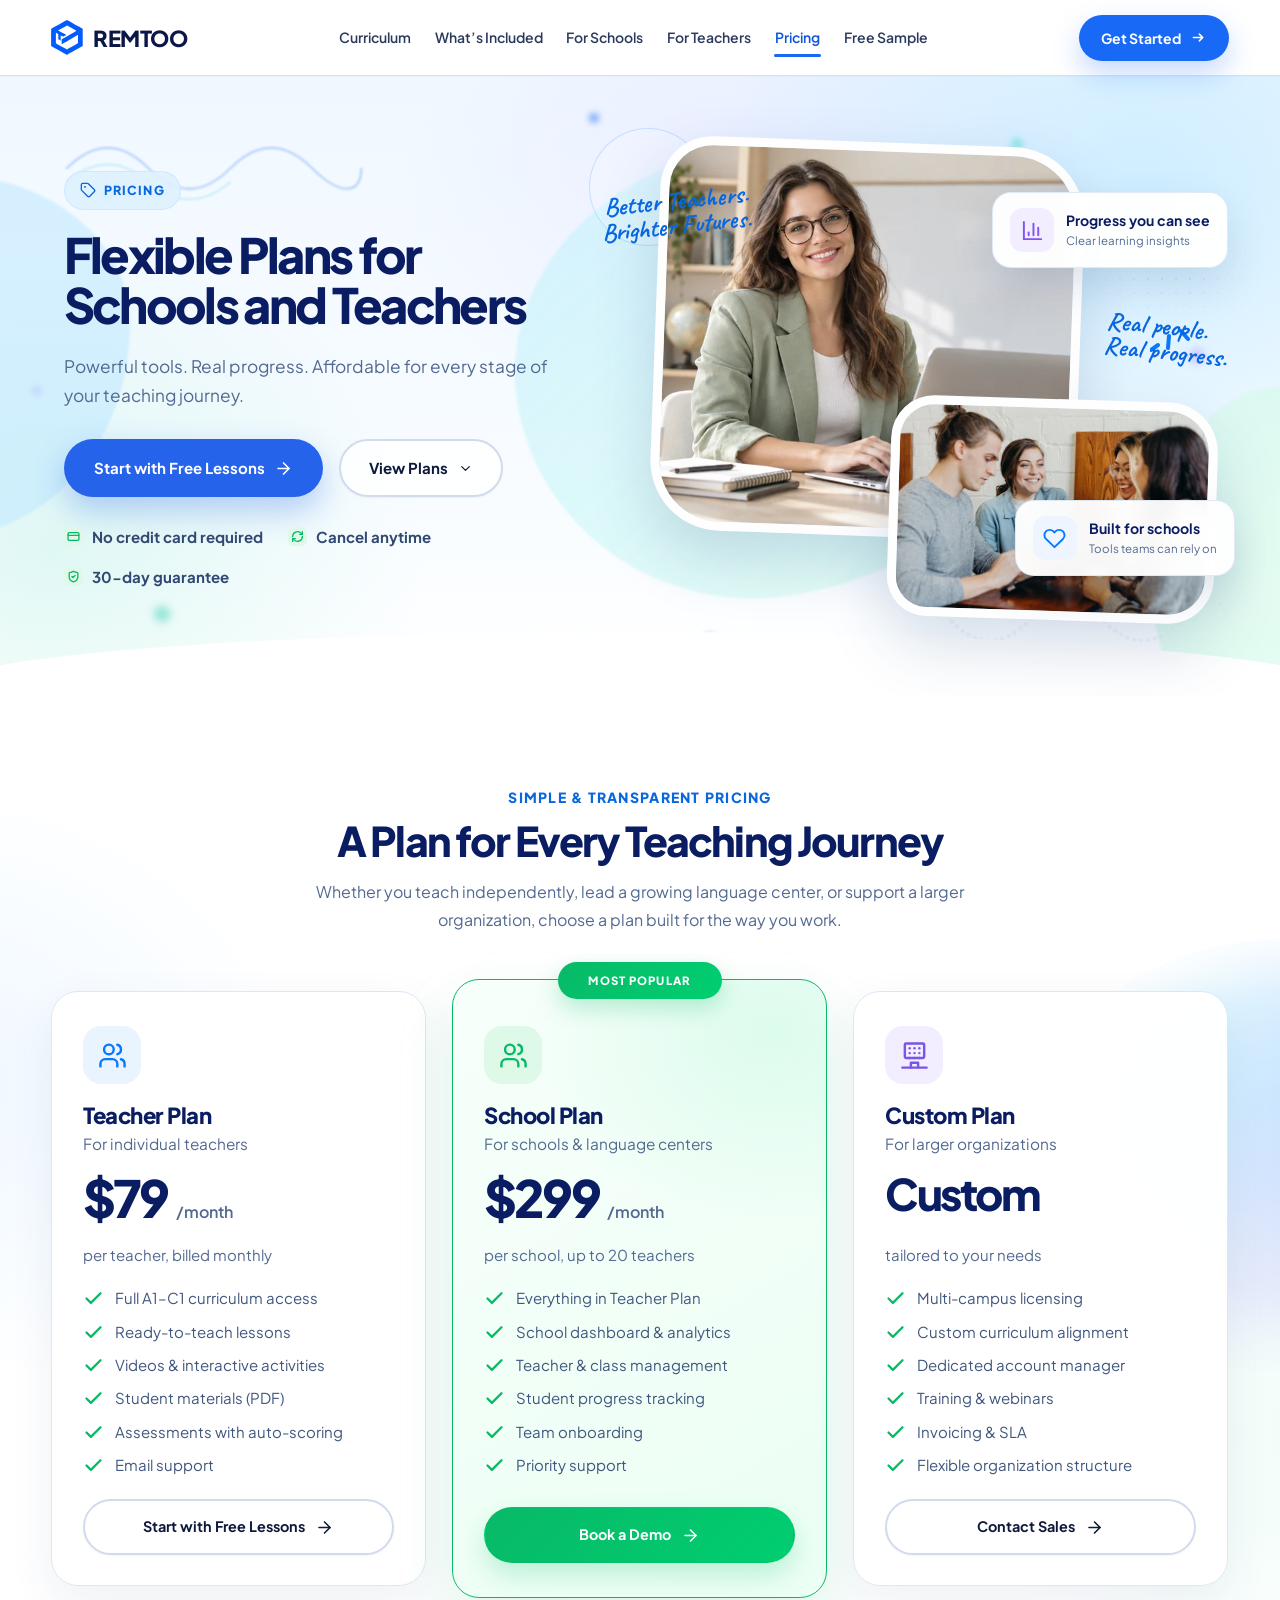
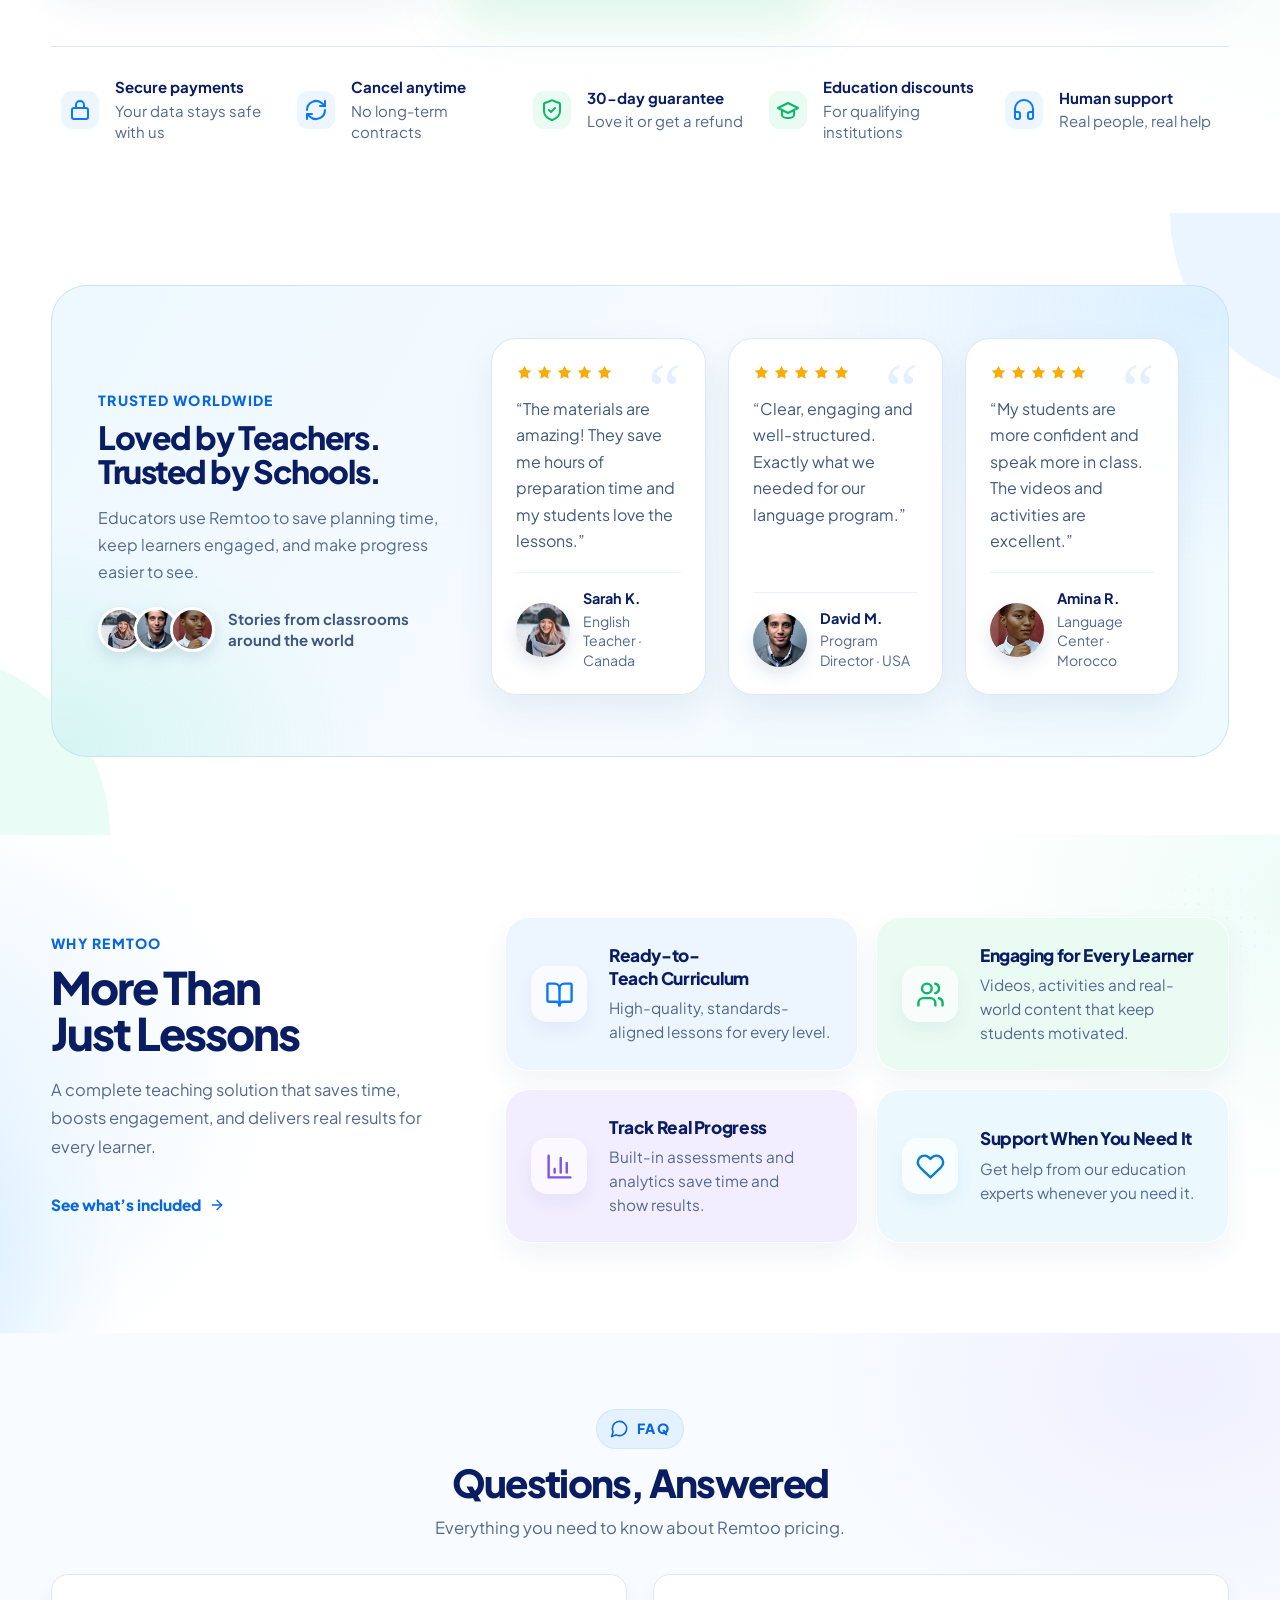
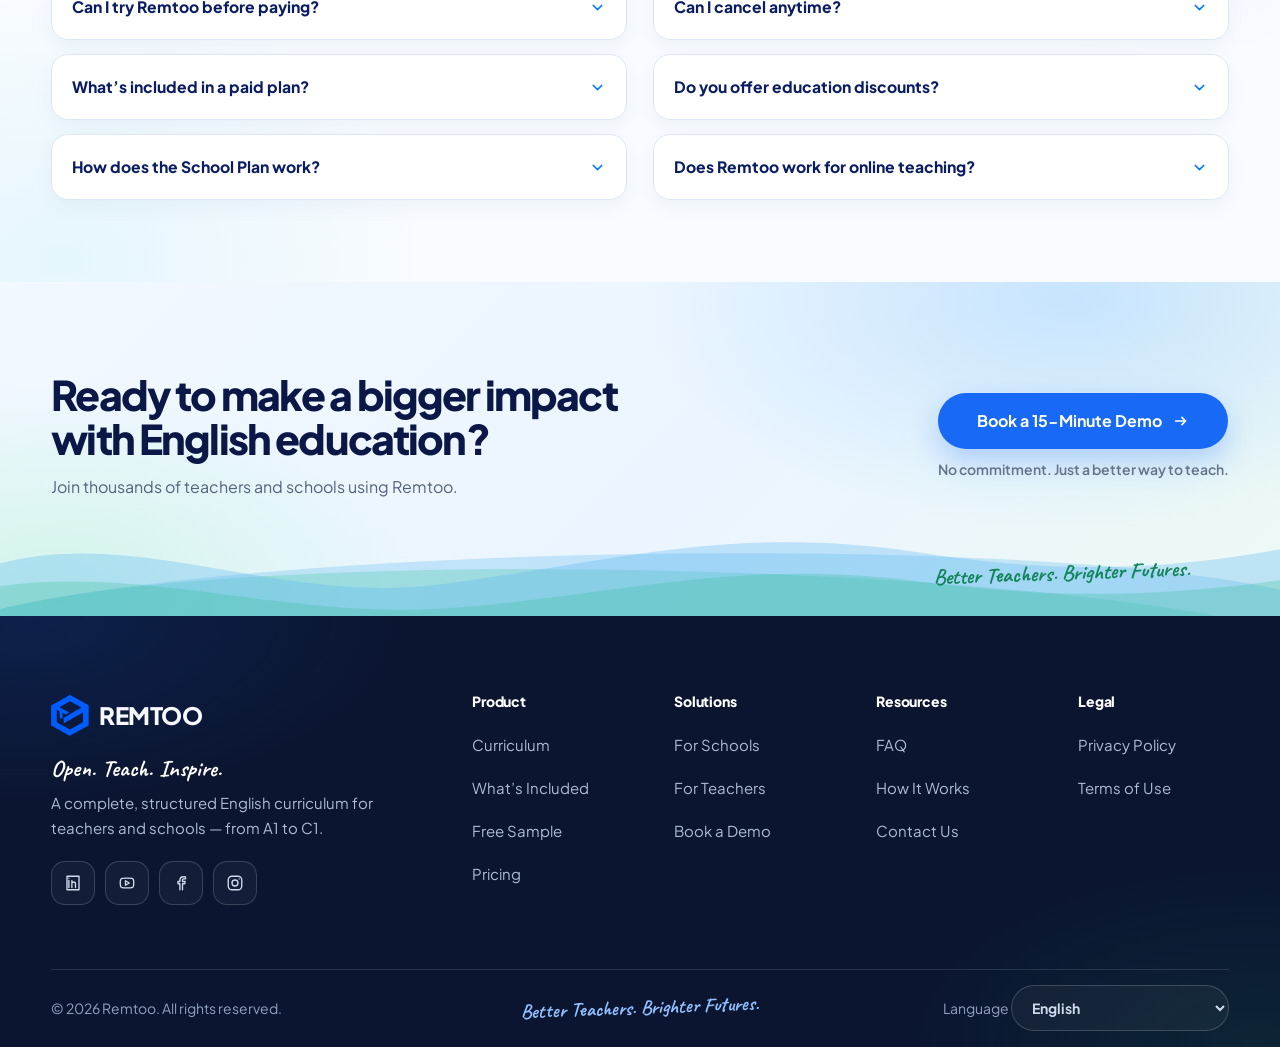
<file: pricing.html>
<!doctype html>
<html lang="en">
<head>
  <meta charset="UTF-8" />
  <meta name="viewport" content="width=device-width, initial-scale=1.0" />
  <meta name="color-scheme" content="light dark" />
  <meta name="theme-color" content="#ffffff" media="(prefers-color-scheme: light)" />
  <meta name="theme-color" content="#071221" media="(prefers-color-scheme: dark)" />
  <title>Pricing — Flexible Plans for Schools and Teachers | Remtoo</title>
  <meta name="description" content="Simple Remtoo pricing: Teacher Plan $79/month, School Plan $299/month (up to 20 teachers), and Custom plans for large organizations. Start with free lessons — cancel anytime." />
  <link rel="icon" type="image/svg+xml" href="assets/logos/favicon.svg" />
  <link rel="canonical" href="https://remtoo.com/pricing" />
  <meta property="og:type" content="website" />
  <meta property="og:title" content="Pricing — Flexible Plans for Schools and Teachers | Remtoo" />
  <meta property="og:description" content="Teacher Plan $79/month, School Plan $299/month, Custom plans. Start free, cancel anytime." />
  <meta property="og:url" content="https://remtoo.com/pricing" />
  <link rel="preconnect" href="https://fonts.googleapis.com" />
  <link rel="preconnect" href="https://fonts.gstatic.com" crossorigin />
  <link href="https://fonts.googleapis.com/css2?family=Plus+Jakarta+Sans:ital,wght@0,400;0,500;0,600;0,700;0,800;1,500&family=Caveat:wght@600;700&display=swap" rel="stylesheet" />
  <link rel="stylesheet" href="css/variables.css" />
  <link rel="stylesheet" href="css/style.css" />
  <link rel="stylesheet" href="css/pricing.css" />
  <script>
    // Progressive enhancement gate + fail-safe: if main.js has not signalled
    // readiness within 1.5s, remove the gate so no content stays hidden.
    document.documentElement.classList.add("js");
    setTimeout(function () {
      if (!window.__remtooReady) document.documentElement.classList.remove("js");
    }, 1500);
  </script>
  <link rel="stylesheet" href="css/site-system.css" />
</head>
<body class="pricing-page" id="top">
  <a class="skip-link" href="#main">Skip to main content</a>
  <!-- ============================== SVG ICON SPRITE ============================== -->
  <svg xmlns="http://www.w3.org/2000/svg" style="display:none" aria-hidden="true">
    <defs>
      <symbol id="i-check" viewBox="0 0 24 24"><path d="M20 6 9 17l-5-5"/></symbol>
      <symbol id="i-arrow-right" viewBox="0 0 24 24"><path d="M5 12h14"/><path d="m12 5 7 7-7 7"/></symbol>
      <symbol id="i-chevron-right" viewBox="0 0 24 24"><path d="m9 18 6-6-6-6"/></symbol>
      <symbol id="i-chevron-down" viewBox="0 0 24 24"><path d="m6 9 6 6 6-6"/></symbol>
      <symbol id="i-play" viewBox="0 0 24 24"><path d="M6 3.5v17a.7.7 0 0 0 1 .6l15-8.5a.7.7 0 0 0 0-1.2L7 2.9a.7.7 0 0 0-1 .6Z"/></symbol>
      <symbol id="i-sparkles" viewBox="0 0 24 24"><path d="m12 3 1.9 5.8a2 2 0 0 0 1.3 1.3L21 12l-5.8 1.9a2 2 0 0 0-1.3 1.3L12 21l-1.9-5.8a2 2 0 0 0-1.3-1.3L3 12l5.8-1.9a2 2 0 0 0 1.3-1.3L12 3Z"/></symbol>
      <symbol id="i-shield-check" viewBox="0 0 24 24"><path d="M20 13c0 5-3.5 7.5-7.7 9a.6.6 0 0 1-.6 0C7.5 20.5 4 18 4 13V6a1 1 0 0 1 .7-1c2-.6 4.4-1.4 6.7-2.6a1.2 1.2 0 0 1 1.2 0c2.3 1.2 4.7 2 6.7 2.6a1 1 0 0 1 .7 1z"/><path d="m9 12 2 2 4-4"/></symbol>
      <symbol id="i-layers" viewBox="0 0 24 24"><path d="m12.83 2.18a2 2 0 0 0-1.66 0L2.6 6.08a1 1 0 0 0 0 1.83l8.58 3.91a2 2 0 0 0 1.66 0l8.58-3.9a1 1 0 0 0 0-1.83Z"/><path d="m22 17.65-9.17 4.16a2 2 0 0 1-1.66 0L2 17.65"/><path d="m22 12.65-9.17 4.16a2 2 0 0 1-1.66 0L2 12.65"/></symbol>
      <symbol id="i-sprout" viewBox="0 0 24 24"><path d="M7 20h10"/><path d="M10 20c5.5-2.5.8-6.4 3-10"/><path d="M9.5 9.4c1.1.8 1.8 2.2 2.3 3.7-2 .4-3.5.4-4.8-.3-1.2-.6-2.3-1.9-3-4.2 2.8-.5 4.4 0 5.5.8z"/><path d="M14.1 6a7 7 0 0 0-1.1 4c1.9-.1 3.3-.6 4.3-1.4 1-1 1.6-2.3 1.7-4.6-2.7.1-4 1-4.9 2z"/></symbol>
      <symbol id="i-book-open" viewBox="0 0 24 24"><path d="M12 7v14"/><path d="M3 18a1 1 0 0 1-1-1V4a1 1 0 0 1 1-1h5a4 4 0 0 1 4 4 4 4 0 0 1 4-4h5a1 1 0 0 1 1 1v13a1 1 0 0 1-1 1h-6a3 3 0 0 0-3 3 3 3 0 0 0-3-3z"/></symbol>
      <symbol id="i-book" viewBox="0 0 24 24"><path d="M4 19.5v-15A2.5 2.5 0 0 1 6.5 2H20v20H6.5a2.5 2.5 0 0 1 0-5H20"/></symbol>
      <symbol id="i-users" viewBox="0 0 24 24"><path d="M16 21v-2a4 4 0 0 0-4-4H6a4 4 0 0 0-4 4v2"/><circle cx="9" cy="7" r="4"/><path d="M22 21v-2a4 4 0 0 0-3-3.87"/><path d="M16 3.13a4 4 0 0 1 0 7.75"/></symbol>
      <symbol id="i-mountain" viewBox="0 0 24 24"><path d="m8 3 4 8 5-5 5 15H2L8 3z"/></symbol>
      <symbol id="i-clock" viewBox="0 0 24 24"><circle cx="12" cy="12" r="10"/><path d="M12 6v6l4 2"/></symbol>
      <symbol id="i-file-text" viewBox="0 0 24 24"><path d="M15 2H6a2 2 0 0 0-2 2v16a2 2 0 0 0 2 2h12a2 2 0 0 0 2-2V7Z"/><path d="M14 2v4a2 2 0 0 0 2 2h4"/><path d="M10 9H8"/><path d="M16 13H8"/><path d="M16 17H8"/></symbol>
      <symbol id="i-video" viewBox="0 0 24 24"><path d="m16 13 5.2 3.1a.5.5 0 0 0 .8-.4V8.3a.5.5 0 0 0-.8-.4L16 11"/><rect x="2" y="6" width="14" height="12" rx="2"/></symbol>
      <symbol id="i-message-circle" viewBox="0 0 24 24"><path d="M7.9 20A9 9 0 1 0 4 16.1L2 22Z"/></symbol>
      <symbol id="i-pencil" viewBox="0 0 24 24"><path d="M17 3a2.85 2.83 0 1 1 4 4L7.5 20.5 2 22l1.5-5.5Z"/><path d="m15 5 4 4"/></symbol>
      <symbol id="i-grid" viewBox="0 0 24 24"><rect width="7" height="7" x="3" y="3" rx="1"/><rect width="7" height="7" x="14" y="3" rx="1"/><rect width="7" height="7" x="14" y="14" rx="1"/><rect width="7" height="7" x="3" y="14" rx="1"/></symbol>
      <symbol id="i-clipboard-check" viewBox="0 0 24 24"><rect width="8" height="4" x="8" y="2" rx="1"/><path d="M16 4h2a2 2 0 0 1 2 2v14a2 2 0 0 1-2 2H6a2 2 0 0 1-2-2V6a2 2 0 0 1 2-2h2"/><path d="m9 14 2 2 4-4"/></symbol>
      <symbol id="i-award" viewBox="0 0 24 24"><circle cx="12" cy="8" r="6"/><path d="M15.477 12.89 17 22l-5-3-5 3 1.523-9.11"/></symbol>
      <symbol id="i-star" viewBox="0 0 24 24"><path d="M12 2.5l2.95 5.98 6.6.96-4.78 4.66 1.13 6.58L12 17.58l-5.9 3.1 1.13-6.58L2.45 9.44l6.6-.96L12 2.5Z"/></symbol>
      <symbol id="i-globe" viewBox="0 0 24 24"><circle cx="12" cy="12" r="10"/><path d="M12 2a14.5 14.5 0 0 0 0 20 14.5 14.5 0 0 0 0-20"/><path d="M2 12h20"/></symbol>
      <symbol id="i-package" viewBox="0 0 24 24"><path d="M21 8a2 2 0 0 0-1-1.73l-7-4a2 2 0 0 0-2 0l-7 4A2 2 0 0 0 3 8v8a2 2 0 0 0 1 1.73l7 4a2 2 0 0 0 2 0l7-4A2 2 0 0 0 21 16Z"/><path d="m3.3 7 8.7 5 8.7-5"/><path d="M12 22V12"/></symbol>
      <symbol id="i-route" viewBox="0 0 24 24"><circle cx="6" cy="19" r="3"/><path d="M9 19h8.5a3.5 3.5 0 0 0 0-7h-11a3.5 3.5 0 0 1 0-7H15"/><circle cx="18" cy="5" r="3"/></symbol>
      <symbol id="i-trending-up" viewBox="0 0 24 24"><path d="m22 7-8.5 8.5-5-5L2 17"/><path d="M16 7h6v6"/></symbol>
      <symbol id="i-zap" viewBox="0 0 24 24"><path d="M4 14a1 1 0 0 1-.78-1.63l9.9-10.2a.5.5 0 0 1 .86.46l-1.92 6.02A1 1 0 0 0 13 10h7a1 1 0 0 1 .78 1.63l-9.9 10.2a.5.5 0 0 1-.86-.46l1.92-6.02A1 1 0 0 0 11 14z"/></symbol>
      <symbol id="i-graduation-cap" viewBox="0 0 24 24"><path d="M22 10 12 5 2 10l10 5 10-5z"/><path d="M6 12v5c0 1.7 2.7 3 6 3s6-1.3 6-3v-5"/></symbol>
      <symbol id="i-building" viewBox="0 0 24 24"><rect width="16" height="12" x="4" y="2" rx="1"/><path d="M2 22h20"/><path d="M9 22v-4h6v4"/><path d="M8 6h.01"/><path d="M16 6h.01"/><path d="M12 6h.01"/><path d="M8 10h.01"/><path d="M16 10h.01"/><path d="M12 10h.01"/><path d="M8 14h.01"/><path d="M16 14h.01"/><path d="M12 14h.01"/></symbol>
      <symbol id="i-bar-chart" viewBox="0 0 24 24"><path d="M3 3v18h18"/><path d="M18 17V9"/><path d="M13 17V5"/><path d="M8 17v-3"/></symbol>
      <symbol id="i-search" viewBox="0 0 24 24"><circle cx="11" cy="11" r="8"/><path d="m21 21-4.3-4.3"/></symbol>
      <symbol id="i-bell" viewBox="0 0 24 24"><path d="M6 8a6 6 0 0 1 12 0c0 7 3 9 3 9H3s3-2 3-9"/><path d="M10.3 21a1.94 1.94 0 0 0 3.4 0"/></symbol>
      <symbol id="i-home" viewBox="0 0 24 24"><path d="m3 9 9-7 9 7v11a2 2 0 0 1-2 2H5a2 2 0 0 1-2-2z"/><path d="M9 22V12h6v10"/></symbol>
      <symbol id="i-mic" viewBox="0 0 24 24"><path d="M12 2a3 3 0 0 0-3 3v7a3 3 0 0 0 6 0V5a3 3 0 0 0-3-3Z"/><path d="M19 10v2a7 7 0 0 1-14 0v-2"/><path d="M12 19v3"/></symbol>
      <symbol id="i-volume" viewBox="0 0 24 24"><path d="M11 4.7a.7.7 0 0 1 1.2-.5L16 8h2.5a2 2 0 0 1 2 2v4a2 2 0 0 1-2 2H16l-3.8 3.8a.7.7 0 0 1-1.2-.5z"/><path d="M19.5 9.5a4 4 0 0 1 0 5"/></symbol>
      <symbol id="i-maximize" viewBox="0 0 24 24"><path d="M8 3H5a2 2 0 0 0-2 2v3"/><path d="M21 8V5a2 2 0 0 0-2-2h-3"/><path d="M3 16v3a2 2 0 0 0 2 2h3"/><path d="M16 21h3a2 2 0 0 0 2-2v-3"/></symbol>
      <symbol id="i-quote" viewBox="0 0 24 24"><path d="M16 3a2 2 0 0 0-2 2v6a2 2 0 0 0 2 2 1 1 0 0 1 1 1v1a2 2 0 0 1-2 2 1 1 0 0 0-1 1v2a1 1 0 0 0 1 1 6 6 0 0 0 6-6V5a2 2 0 0 0-2-2z"/><path d="M5 3a2 2 0 0 0-2 2v6a2 2 0 0 0 2 2 1 1 0 0 1 1 1v1a2 2 0 0 1-2 2 1 1 0 0 0-1 1v2a1 1 0 0 0 1 1 6 6 0 0 0 6-6V5a2 2 0 0 0-2-2z"/></symbol>
      <symbol id="i-facebook" viewBox="0 0 24 24"><path d="M18 2h-3a5 5 0 0 0-5 5v3H7v4h3v8h4v-8h3l1-4h-4V7a1 1 0 0 1 1-1h3z"/></symbol>
      <symbol id="i-instagram" viewBox="0 0 24 24"><rect width="20" height="20" x="2" y="2" rx="5"/><path d="M16 11.37A4 4 0 1 1 12.63 8 4 4 0 0 1 16 11.37z"/><path d="M17.5 6.5h.01"/></symbol>
      <symbol id="i-twitter" viewBox="0 0 24 24"><path d="M22 4s-.7 2.1-2 3.4c1.6 10-9.4 17.3-18 11.6 2.2.1 4.4-.6 6-2C3 15.5.5 9.6 3 5c2.2 2.6 5.6 4.1 9 4-.9-4.2 4-6.6 7-3.8 1.1 0 3-1.2 3-1.2z"/></symbol>
      <symbol id="i-youtube" viewBox="0 0 24 24"><path d="M2.5 17a24.12 24.12 0 0 1 0-10 2 2 0 0 1 1.4-1.4 49.56 49.56 0 0 1 16.2 0A2 2 0 0 1 21.5 7a24.12 24.12 0 0 1 0 10 2 2 0 0 1-1.4 1.4 49.55 49.55 0 0 1-16.2 0A2 2 0 0 1 2.5 17"/><path d="m10 15 5-3-5-3z"/></symbol>
      <symbol id="i-linkedin" viewBox="0 0 24 24"><path d="M16 8a6 6 0 0 1 6 6v7h-4v-7a2 2 0 0 0-2-2 2 2 0 0 0-2 2v7h-4v-7a6 6 0 0 1 6-6z"/><rect width="4" height="12" x="2" y="9"/><circle cx="4" cy="4" r="2"/></symbol>
      <symbol id="i-plane" viewBox="0 0 24 24"><path d="M22 2 11 13"/><path d="M22 2 15 22l-4-9-9-4z"/></symbol>
      <symbol id="i-download" viewBox="0 0 24 24"><path d="M21 15v4a2 2 0 0 1-2 2H5a2 2 0 0 1-2-2v-4"/><path d="m7 10 5 5 5-5"/><path d="M12 15V3"/></symbol>
      <symbol id="i-list" viewBox="0 0 24 24"><path d="M8 6h13"/><path d="M8 12h13"/><path d="M8 18h13"/><path d="M3 6h.01"/><path d="M3 12h.01"/><path d="M3 18h.01"/></symbol>
      <symbol id="i-badge-check" viewBox="0 0 24 24"><path d="M3.85 8.62a4 4 0 0 1 4.78-4.77 4 4 0 0 1 6.74 0 4 4 0 0 1 4.78 4.78 4 4 0 0 1 0 6.74 4 4 0 0 1-4.77 4.78 4 4 0 0 1-6.75 0 4 4 0 0 1-4.78-4.77 4 4 0 0 1 0-6.76Z"/><path d="m9 12 2 2 4-4"/></symbol>
      <symbol id="i-gift" viewBox="0 0 24 24"><rect x="3" y="8" width="18" height="4" rx="1"/><path d="M12 8v13"/><path d="M19 12v7a2 2 0 0 1-2 2H7a2 2 0 0 1-2-2v-7"/><path d="M7.5 8a2.5 2.5 0 0 1 0-5C11 3 12 8 12 8s1-5 4.5-5a2.5 2.5 0 0 1 0 5"/></symbol>
      <symbol id="i-tag" viewBox="0 0 24 24"><path d="M12.586 2.586A2 2 0 0 0 11.172 2H4a2 2 0 0 0-2 2v7.172a2 2 0 0 0 .586 1.414l8.704 8.704a2.426 2.426 0 0 0 3.42 0l6.58-6.58a2.426 2.426 0 0 0 0-3.42z"/><circle cx="7.5" cy="7.5" r=".5"/></symbol>
      <symbol id="i-logo" viewBox="0 0 24 24"><path d="M22 9.5 12 4 2 9.5l10 5.5 10-5.5z"/><path d="M6 12.2V17c0 1.7 2.7 3 6 3s6-1.3 6-3v-4.8"/></symbol>
      <symbol id="i-calendar" viewBox="0 0 24 24"><path d="M8 2v4"/><path d="M16 2v4"/><rect width="18" height="18" x="3" y="4" rx="2"/><path d="M3 10h18"/></symbol>
      <symbol id="i-mail" viewBox="0 0 24 24"><rect width="20" height="16" x="2" y="4" rx="2"/><path d="m22 7-8.97 5.7a1.94 1.94 0 0 1-2.06 0L2 7"/></symbol>
      <symbol id="i-credit-card" viewBox="0 0 24 24"><rect width="20" height="14" x="2" y="5" rx="2"/><path d="M2 10h20"/></symbol>
      <symbol id="i-percent" viewBox="0 0 24 24"><path d="M19 5 5 19"/><circle cx="6.5" cy="6.5" r="2.5"/><circle cx="17.5" cy="17.5" r="2.5"/></symbol>
      <symbol id="i-refresh" viewBox="0 0 24 24"><path d="M3 12a9 9 0 0 1 15-6.7L21 8"/><path d="M21 3v5h-5"/><path d="M21 12a9 9 0 0 1-15 6.7L3 16"/><path d="M3 21v-5h5"/></symbol>
      <symbol id="i-headphones" viewBox="0 0 24 24"><path d="M3 14h3a2 2 0 0 1 2 2v3a2 2 0 0 1-2 2H5a2 2 0 0 1-2-2v-5Z"/><path d="M21 14h-3a2 2 0 0 0-2 2v3a2 2 0 0 0 2 2h1a2 2 0 0 0 2-2v-5Z"/><path d="M3 14v-3a9 9 0 0 1 18 0v3"/></symbol>
      <symbol id="i-heart" viewBox="0 0 24 24"><path d="M20.8 4.6a5.5 5.5 0 0 0-7.8 0L12 5.7l-1.1-1.1a5.5 5.5 0 0 0-7.8 7.8l1.1 1.1L12 21l7.8-7.5 1.1-1.1a5.5 5.5 0 0 0-.1-7.8Z"/></symbol>
      <symbol id="i-lock" viewBox="0 0 24 24"><rect x="4" y="10" width="16" height="11" rx="2"/><path d="M8 10V7a4 4 0 0 1 8 0v3"/></symbol>
    </defs>
  </svg>

  <!-- ============================== HEADER ============================== -->
  <!-- site-header:start -->
  <script>
    (function () {
      document.documentElement.classList.add("site-shell-js");
      if (document.body) document.body.classList.add("site-shell-js");
      window.__remtooShellFallbackTimer = window.setTimeout(function () {
        if (!window.__remtooShellReady) {
          document.documentElement.classList.remove("site-shell-js", "site-shell-nav-open");
          if (document.body) document.body.classList.remove("site-shell-js", "site-shell-nav-open");
        }
      }, 1500);
    })();
  </script>
  <header class="global-header" id="global-header" data-site-header>
    <div class="global-header__inner">
      <a class="global-brand" href="index.html" aria-label="Remtoo home">
        <img class="global-brand__icon" src="assets/logos/remtoo-icon.svg" alt="" width="209" height="230" aria-hidden="true" decoding="async" />
        <span class="global-brand__wordmark">REMTOO</span>
      </a>

      <nav class="global-desktop-nav" aria-label="Main navigation">
        <a class="global-nav-link" data-nav-route="curriculum.html" href="curriculum.html">Curriculum</a>
        <a class="global-nav-link" data-nav-route="whats-included.html" href="whats-included.html">What&rsquo;s Included</a>
        <a class="global-nav-link" data-nav-route="schools.html" href="schools.html">For Schools</a>
        <a class="global-nav-link" data-nav-route="teachers.html" href="teachers.html">For Teachers</a>
        <a class="global-nav-link" data-nav-route="pricing.html" href="pricing.html" aria-current="page">Pricing</a>
        <a class="global-nav-link" data-nav-route="free-sample.html" href="free-sample.html">Free Sample</a>
      </nav>

      <a class="global-header-cta" href="pricing.html">
        <span>Get Started</span>
        <svg class="global-icon" viewBox="0 0 20 20" aria-hidden="true">
          <path d="M4 10h11m-4-4 4 4-4 4" />
        </svg>
      </a>

      <button
        class="global-menu-toggle"
        type="button"
        aria-expanded="false"
        aria-controls="global-mobile-nav"
        aria-label="Open navigation"
        data-mobile-nav-toggle
      >
        <span aria-hidden="true"></span>
      </button>
    </div>

    <div class="global-mobile-nav" id="global-mobile-nav" data-mobile-nav>
      <button
        class="global-mobile-nav__backdrop"
        type="button"
        tabindex="-1"
        aria-label="Close navigation"
        data-mobile-nav-close
      ></button>
      <div class="global-mobile-nav__panel" aria-label="Mobile navigation">
        <div class="global-mobile-nav__head">
          <a class="global-brand global-mobile-nav__brand" href="index.html" aria-label="Remtoo home">
            <img class="global-brand__icon" src="assets/logos/remtoo-icon.svg" alt="" width="209" height="230" aria-hidden="true" decoding="async" />
            <span class="global-brand__wordmark">REMTOO</span>
          </a>
          <button class="global-mobile-nav__close" type="button" aria-label="Close navigation" data-mobile-nav-close>
            <svg class="global-icon" viewBox="0 0 20 20" aria-hidden="true">
              <path d="m5 5 10 10M15 5 5 15" />
            </svg>
          </button>
        </div>

        <nav class="global-mobile-nav__links" aria-label="Mobile navigation links">
          <a class="global-mobile-nav__link" data-nav-route="curriculum.html" href="curriculum.html">
            <span class="global-mobile-nav__icon" aria-hidden="true">
              <svg class="global-icon" viewBox="0 0 24 24"><path d="M12 6.5C10.4 5.2 8.3 4.5 6 4.5H2.5v13H6c2.3 0 4.4.7 6 2 1.6-1.3 3.7-2 6-2h3.5v-13H18c-2.3 0-4.4.7-6 2Zm0 0V21.5" /></svg>
            </span>
            <span class="global-mobile-nav__label">Curriculum</span>
            <svg class="global-icon global-mobile-nav__chevron" viewBox="0 0 20 20" aria-hidden="true"><path d="m7 4.5 5.5 5.5L7 15.5" /></svg>
          </a>
          <a class="global-mobile-nav__link" data-nav-route="whats-included.html" href="whats-included.html">
            <span class="global-mobile-nav__icon" aria-hidden="true">
              <svg class="global-icon" viewBox="0 0 24 24"><path d="M21 7.6 12 3 3 7.6v8.8L12 21l9-4.6V7.6ZM3 7.6 12 12.2m9-4.6L12 12.2m0 0V21" /></svg>
            </span>
            <span class="global-mobile-nav__label">What&rsquo;s Included</span>
            <svg class="global-icon global-mobile-nav__chevron" viewBox="0 0 20 20" aria-hidden="true"><path d="m7 4.5 5.5 5.5L7 15.5" /></svg>
          </a>
          <a class="global-mobile-nav__link" data-nav-route="schools.html" href="schools.html">
            <span class="global-mobile-nav__icon" aria-hidden="true">
              <svg class="global-icon" viewBox="0 0 24 24"><path d="M3.5 21h17M5.5 21V6.6L12 3.2l6.5 3.4V21M12 6.4v2M9.2 9.6h.01M14.8 9.6h.01M9.2 12.8h.01M14.8 12.8h.01M9.2 16h.01M14.8 16h.01" /></svg>
            </span>
            <span class="global-mobile-nav__label">For Schools</span>
            <svg class="global-icon global-mobile-nav__chevron" viewBox="0 0 20 20" aria-hidden="true"><path d="m7 4.5 5.5 5.5L7 15.5" /></svg>
          </a>
          <a class="global-mobile-nav__link" data-nav-route="teachers.html" href="teachers.html">
            <span class="global-mobile-nav__icon" aria-hidden="true">
              <svg class="global-icon" viewBox="0 0 24 24"><path d="M12 4 2.5 8.5 12 13l9.5-4.5L12 4ZM6 10.9V15c0 1.8 2.7 3.2 6 3.2s6-1.4 6-3.2v-4.1M21.5 9v5" /></svg>
            </span>
            <span class="global-mobile-nav__label">For Teachers</span>
            <svg class="global-icon global-mobile-nav__chevron" viewBox="0 0 20 20" aria-hidden="true"><path d="m7 4.5 5.5 5.5L7 15.5" /></svg>
          </a>
          <a class="global-mobile-nav__link" data-nav-route="pricing.html" href="pricing.html">
            <span class="global-mobile-nav__icon" aria-hidden="true">
              <svg class="global-icon" viewBox="0 0 24 24"><path d="M3.5 11.5v-7a1 1 0 0 1 1-1h7L21 13l-8 8-9.5-9.5ZM7.5 7.5h.01" /></svg>
            </span>
            <span class="global-mobile-nav__label">Pricing</span>
            <svg class="global-icon global-mobile-nav__chevron" viewBox="0 0 20 20" aria-hidden="true"><path d="m7 4.5 5.5 5.5L7 15.5" /></svg>
          </a>
          <a class="global-mobile-nav__link" data-nav-route="free-sample.html" href="free-sample.html">
            <span class="global-mobile-nav__icon" aria-hidden="true">
              <svg class="global-icon" viewBox="0 0 24 24"><path d="M20 11.5v9a.5.5 0 0 1-.5.5h-15a.5.5 0 0 1-.5-.5v-9M2.5 8h19v3.5h-19zM12 8v13M12 8S7.5 8.2 6.5 6c-.7-1.6.6-3 2-2.6 2 .7 3.5 4.6 3.5 4.6Zm0 0s4.5.2 5.5-2c.7-1.6-.6-3-2-2.6-2 .7-3.5 4.6-3.5 4.6Z" /></svg>
            </span>
            <span class="global-mobile-nav__label">Free Sample</span>
            <svg class="global-icon global-mobile-nav__chevron" viewBox="0 0 20 20" aria-hidden="true"><path d="m7 4.5 5.5 5.5L7 15.5" /></svg>
          </a>
        </nav>

        <div class="global-mobile-nav__footer">
          <a class="global-header-cta global-mobile-nav__cta" href="pricing.html">
            <span>Get Started</span>
            <svg class="global-icon" viewBox="0 0 20 20" aria-hidden="true">
              <path d="M4 10h11m-4-4 4 4-4 4" />
            </svg>
          </a>
          <div class="global-mobile-nav__decor" aria-hidden="true">
            <svg class="global-mobile-nav__flight" viewBox="0 0 170 110">
              <path class="global-mobile-nav__flight-path" d="M6 102C52 100 84 16 128 18c24 1 32 32 36 78" />
            </svg>
            <svg class="global-mobile-nav__plane" viewBox="0 0 40 40">
              <path class="global-mobile-nav__plane-body" d="M37 3 3.6 16.4c-1 .4-1 1.8.1 2.1l8.7 2.6 2.9 8.7c.3 1 1.6 1.2 2.2.3l4.4-6 8.4 5.5c.8.5 1.8.1 2.1-.8L38.8 4.5C39.1 3.5 38 2.6 37 3Z" />
              <path class="global-mobile-nav__plane-fold" d="M13.5 21.2 33.6 9.2 16.7 27.4l-.2 3.9-3-10.1Z" />
            </svg>
            <svg class="global-mobile-nav__wave" viewBox="0 0 360 84" preserveAspectRatio="none">
              <path class="global-mobile-nav__wave-back" d="M0 48C56 24 122 22 180 34c52 10 108 8 180-16v66H0Z" />
              <path class="global-mobile-nav__wave-front" d="M0 62C64 44 128 42 188 52c56 9 116 4 172-14v46H0Z" />
            </svg>
            <p class="global-mobile-nav__tagline">Small steps.
              <span class="global-mobile-nav__tagline-accent">Big futures.<svg class="global-mobile-nav__swoosh" viewBox="0 0 96 7"><path class="global-mobile-nav__swoosh-path" d="M2 5.5C28 1 62 1 94 3.5" /></svg></span>
            </p>
          </div>
        </div>
      </div>
    </div>
  </header>
  <!-- site-header:end -->

  <main id="main">
    <!-- ============================== PAGE HERO ============================== -->
    <section class="pricing-hero" aria-labelledby="p-hero-title">
      <div class="pricing-hero-decor" aria-hidden="true">        <div class="bg-decor" aria-hidden="true">
          <svg class="bg-wave bg-wave--a" viewBox="0 0 440 120" fill="none"><path d="M4 62C44 22 84 22 124 62S204 102 244 62 324 22 364 62 436 102 436 62"/><path d="M4 82C44 48 84 48 124 82S204 116 244 82"/></svg>
          <svg class="bg-wave bg-wave--b" viewBox="0 0 440 120" fill="none"><path d="M4 62C44 102 84 102 124 62S204 22 244 62 324 102 364 62 436 22 436 62"/></svg>
          <i class="bg-dot bg-dot--1"></i><i class="bg-dot bg-dot--2"></i><i class="bg-dot bg-dot--3"></i><i class="bg-dot bg-dot--4"></i><i class="bg-dot bg-dot--5"></i><i class="bg-dot bg-dot--6"></i><i class="bg-dot bg-dot--7"></i><i class="bg-dot bg-dot--8"></i>
        </div>

        <span class="pricing-hero-blob pricing-hero-blob--left"></span>
        <span class="pricing-hero-blob pricing-hero-blob--center"></span>
        <span class="pricing-hero-blob pricing-hero-blob--right"></span>
        <span class="pricing-dots pricing-dots--hero"></span>
        <span class="pricing-hero-ring"></span>
      </div>

      <div class="container pricing-hero-inner">
        <div class="pricing-hero-copy reveal">
          <p class="pricing-eyebrow">
            <svg class="ic" aria-hidden="true"><use href="#i-tag"/></svg>
            Pricing
          </p>
          <h1 id="p-hero-title">Flexible Plans for<br />Schools and Teachers</h1>
          <p class="pricing-hero-lead">Powerful tools. Real progress. Affordable for every stage of your teaching journey.</p>
          <div class="pricing-hero-actions">
            <a class="btn btn-primary btn-lg" href="free-sample.html">
              Start with Free Lessons
              <svg class="ic" aria-hidden="true"><use href="#i-arrow-right"/></svg>
            </a>
            <a class="btn btn-outline btn-lg" href="#plans">
              View Plans
              <svg class="ic pricing-arrow-down" aria-hidden="true"><use href="#i-chevron-down"/></svg>
            </a>
          </div>
          <ul class="pricing-hero-trust" aria-label="Subscription assurances">
            <li><svg class="ic" aria-hidden="true"><use href="#i-credit-card"/></svg>No credit card required</li>
            <li><svg class="ic" aria-hidden="true"><use href="#i-refresh"/></svg>Cancel anytime</li>
            <li><svg class="ic" aria-hidden="true"><use href="#i-shield-check"/></svg>30-day guarantee</li>
          </ul>
        </div>

        <div class="pricing-hero-visual reveal" style="--reveal-delay:.1s">
          <p class="pricing-handnote pricing-handnote--left" aria-hidden="true">Better Teachers.<br />Brighter Futures.</p>
          <figure class="pricing-hero-photo pricing-hero-photo--main">
            <img src="assets/images/lessons/teacher-laptop.webp" alt="Teacher planning an English lesson at her laptop" width="960" height="540" fetchpriority="high" decoding="async" />
          </figure>
          <figure class="pricing-hero-photo pricing-hero-photo--support">
            <img src="assets/images/lessons/classroom.webp" alt="Learners collaborating together in class" width="640" height="427" loading="lazy" decoding="async" />
          </figure>

          <div class="pricing-float-card pricing-float-card--progress">
            <span class="pricing-float-icon pricing-float-icon--lav" aria-hidden="true"><svg class="ic"><use href="#i-bar-chart"/></svg></span>
            <span><strong>Progress you can see</strong><small>Clear learning insights</small></span>
          </div>
          <div class="pricing-float-card pricing-float-card--schools">
            <span class="pricing-float-icon" aria-hidden="true"><svg class="ic"><use href="#i-heart"/></svg></span>
            <span><strong>Built for schools</strong><small>Tools teams can rely on</small></span>
          </div>

          <p class="pricing-handnote pricing-handnote--right" aria-hidden="true">Real people.<br />Real progress.</p>
          <svg class="pricing-hero-rays" aria-hidden="true" viewBox="0 0 54 48" fill="none">
            <path d="M8 37 1 42M19 28l-1 12M31 23l7 8" />
          </svg>
        </div>
      </div>
    </section>

    <!-- ============================== PLANS ============================== -->
    <section class="section pricing-plans ambient-stage" id="plans" aria-labelledby="plans-title">
      <span class="ambient-art ambient-art--cloud ambient-art--blue ambient-art--mid-right" aria-hidden="true"></span>
      <div class="container">
        <div class="pricing-section-head reveal">
          <p class="pricing-section-eyebrow">Simple &amp; Transparent Pricing</p>
          <h2 id="plans-title">A Plan for Every Teaching Journey</h2>
          <p>Whether you teach independently, lead a growing language center, or support a larger organization, choose a plan built for the way you work.</p>
        </div>

        <div class="pricing-grid">
          <article class="pricing-card reveal">
            <span class="pricing-plan-icon pricing-plan-icon--teacher" aria-hidden="true"><svg class="ic"><use href="#i-users"/></svg></span>
            <h3 class="plan-name">Teacher Plan</h3>
            <p class="plan-for">For individual teachers</p>
            <div class="price-row">
              <span class="amount">$79</span>
              <span class="period">/month</span>
            </div>
            <p class="price-note">per teacher, billed monthly</p>
            <ul class="plan-features">
              <li class="check-item"><svg class="ic" aria-hidden="true"><use href="#i-check"/></svg>Full A1–C1 curriculum access</li>
              <li class="check-item"><svg class="ic" aria-hidden="true"><use href="#i-check"/></svg>Ready-to-teach lessons</li>
              <li class="check-item"><svg class="ic" aria-hidden="true"><use href="#i-check"/></svg>Videos &amp; interactive activities</li>
              <li class="check-item"><svg class="ic" aria-hidden="true"><use href="#i-check"/></svg>Student materials (PDF)</li>
              <li class="check-item"><svg class="ic" aria-hidden="true"><use href="#i-check"/></svg>Assessments with auto-scoring</li>
              <li class="check-item"><svg class="ic" aria-hidden="true"><use href="#i-check"/></svg>Email support</li>
            </ul>
            <a class="btn btn-outline btn-block" href="free-sample.html">
              Start with Free Lessons
              <svg class="ic" aria-hidden="true"><use href="#i-arrow-right"/></svg>
            </a>
          </article>

          <article class="pricing-card pricing-card--school reveal" style="--reveal-delay:.1s">
            <p class="popular-tag">Most Popular</p>
            <span class="pricing-plan-icon pricing-plan-icon--school" aria-hidden="true"><svg class="ic"><use href="#i-users"/></svg></span>
            <h3 class="plan-name">School Plan</h3>
            <p class="plan-for">For schools &amp; language centers</p>
            <div class="price-row">
              <span class="amount">$299</span>
              <span class="period">/month</span>
            </div>
            <p class="price-note">per school, up to 20 teachers</p>
            <ul class="plan-features">
              <li class="check-item"><svg class="ic" aria-hidden="true"><use href="#i-check"/></svg>Everything in Teacher Plan</li>
              <li class="check-item"><svg class="ic" aria-hidden="true"><use href="#i-check"/></svg>School dashboard &amp; analytics</li>
              <li class="check-item"><svg class="ic" aria-hidden="true"><use href="#i-check"/></svg>Teacher &amp; class management</li>
              <li class="check-item"><svg class="ic" aria-hidden="true"><use href="#i-check"/></svg>Student progress tracking</li>
              <li class="check-item"><svg class="ic" aria-hidden="true"><use href="#i-check"/></svg>Team onboarding</li>
              <li class="check-item"><svg class="ic" aria-hidden="true"><use href="#i-check"/></svg>Priority support</li>
            </ul>
            <a class="btn btn-green btn-block" href="schools.html#demo">
              Book a Demo
              <svg class="ic" aria-hidden="true"><use href="#i-arrow-right"/></svg>
            </a>
          </article>

          <article class="pricing-card pricing-card--custom reveal" style="--reveal-delay:.2s">
            <span class="pricing-plan-icon pricing-plan-icon--custom" aria-hidden="true"><svg class="ic"><use href="#i-building"/></svg></span>
            <h3 class="plan-name">Custom Plan</h3>
            <p class="plan-for">For larger organizations</p>
            <div class="price-row">
              <span class="amount amount--text">Custom</span>
            </div>
            <p class="price-note">tailored to your needs</p>
            <ul class="plan-features">
              <li class="check-item"><svg class="ic" aria-hidden="true"><use href="#i-check"/></svg>Multi-campus licensing</li>
              <li class="check-item"><svg class="ic" aria-hidden="true"><use href="#i-check"/></svg>Custom curriculum alignment</li>
              <li class="check-item"><svg class="ic" aria-hidden="true"><use href="#i-check"/></svg>Dedicated account manager</li>
              <li class="check-item"><svg class="ic" aria-hidden="true"><use href="#i-check"/></svg>Training &amp; webinars</li>
              <li class="check-item"><svg class="ic" aria-hidden="true"><use href="#i-check"/></svg>Invoicing &amp; SLA</li>
              <li class="check-item"><svg class="ic" aria-hidden="true"><use href="#i-check"/></svg>Flexible organization structure</li>
            </ul>
            <a class="btn btn-outline btn-block" href="mailto:hello@remtoo.com?subject=Remtoo%20Enterprise%20Pricing">
              Contact Sales
              <svg class="ic" aria-hidden="true"><use href="#i-arrow-right"/></svg>
            </a>
          </article>
        </div>

        <ul class="pricing-trust reveal" aria-label="Plan benefits">
          <li><svg class="ic" aria-hidden="true"><use href="#i-lock"/></svg><span><strong>Secure payments</strong><small>Your data stays safe with us</small></span></li>
          <li><svg class="ic" aria-hidden="true"><use href="#i-refresh"/></svg><span><strong>Cancel anytime</strong><small>No long-term contracts</small></span></li>
          <li><svg class="ic" aria-hidden="true"><use href="#i-shield-check"/></svg><span><strong>30-day guarantee</strong><small>Love it or get a refund</small></span></li>
          <li><svg class="ic" aria-hidden="true"><use href="#i-graduation-cap"/></svg><span><strong>Education discounts</strong><small>For qualifying institutions</small></span></li>
          <li><svg class="ic" aria-hidden="true"><use href="#i-headphones"/></svg><span><strong>Human support</strong><small>Real people, real help</small></span></li>
        </ul>
      </div>
    </section>

    <!-- ============================== TESTIMONIALS ============================== -->
    <section class="section pricing-testimonials" aria-labelledby="p-testimonial-title">
      <div class="decor" aria-hidden="true">
        <span class="pricing-testimonial-glow pricing-testimonial-glow--mint"></span>
        <span class="pricing-testimonial-glow pricing-testimonial-glow--blue"></span>
      </div>
      <div class="container pricing-testimonial-layout">
        <div class="pricing-testimonial-intro reveal">
          <p class="pricing-section-eyebrow">Trusted Worldwide</p>
          <h2 id="p-testimonial-title">Loved by Teachers.<br />Trusted by Schools.</h2>
          <p>Educators use Remtoo to save planning time, keep learners engaged, and make progress easier to see.</p>
          <div class="pricing-review-summary">
            <div class="pricing-review-faces" aria-hidden="true">
              <img src="assets/images/people/sarah.webp" alt="" width="48" height="48" loading="lazy" decoding="async" />
              <img src="assets/images/people/david.webp" alt="" width="48" height="48" loading="lazy" decoding="async" />
              <img src="assets/images/people/amina.webp" alt="" width="48" height="48" loading="lazy" decoding="async" />
            </div>
            <span>Stories from classrooms around the world</span>
          </div>
        </div>

        <div class="pricing-testimonial-carousel carousel reveal" role="region" aria-roledescription="carousel" aria-labelledby="p-testimonial-title" data-responsive-testimonials>
          <div class="pricing-testimonial-track carousel-track" id="testimonials-track" role="group" tabindex="0" aria-label="Testimonials (use arrow keys to browse)">
          <article class="pricing-testimonial-card" role="group" aria-roledescription="slide" aria-label="1 of 3">
            <div class="t-stars" role="img" aria-label="Rated 5 out of 5 stars"><svg class="ic ic-fill" aria-hidden="true"><use href="#i-star"/></svg><svg class="ic ic-fill" aria-hidden="true"><use href="#i-star"/></svg><svg class="ic ic-fill" aria-hidden="true"><use href="#i-star"/></svg><svg class="ic ic-fill" aria-hidden="true"><use href="#i-star"/></svg><svg class="ic ic-fill" aria-hidden="true"><use href="#i-star"/></svg></div>
            <blockquote>&ldquo;The materials are amazing! They save me hours of preparation time and my students love the lessons.&rdquo;</blockquote>
            <div class="t-person"><img src="assets/images/people/sarah.webp" alt="Portrait of Sarah K." width="60" height="60" loading="lazy" decoding="async" /><div class="who"><strong>Sarah K.</strong><span>English Teacher &middot; Canada</span></div></div>
          </article>
          <article class="pricing-testimonial-card" role="group" aria-roledescription="slide" aria-label="2 of 3">
            <div class="t-stars" role="img" aria-label="Rated 5 out of 5 stars"><svg class="ic ic-fill" aria-hidden="true"><use href="#i-star"/></svg><svg class="ic ic-fill" aria-hidden="true"><use href="#i-star"/></svg><svg class="ic ic-fill" aria-hidden="true"><use href="#i-star"/></svg><svg class="ic ic-fill" aria-hidden="true"><use href="#i-star"/></svg><svg class="ic ic-fill" aria-hidden="true"><use href="#i-star"/></svg></div>
            <blockquote>&ldquo;Clear, engaging and well-structured. Exactly what we needed for our language program.&rdquo;</blockquote>
            <div class="t-person"><img src="assets/images/people/david.webp" alt="Portrait of David M." width="60" height="60" loading="lazy" decoding="async" /><div class="who"><strong>David M.</strong><span>Program Director &middot; USA</span></div></div>
          </article>
          <article class="pricing-testimonial-card" role="group" aria-roledescription="slide" aria-label="3 of 3">
            <div class="t-stars" role="img" aria-label="Rated 5 out of 5 stars"><svg class="ic ic-fill" aria-hidden="true"><use href="#i-star"/></svg><svg class="ic ic-fill" aria-hidden="true"><use href="#i-star"/></svg><svg class="ic ic-fill" aria-hidden="true"><use href="#i-star"/></svg><svg class="ic ic-fill" aria-hidden="true"><use href="#i-star"/></svg><svg class="ic ic-fill" aria-hidden="true"><use href="#i-star"/></svg></div>
            <blockquote>&ldquo;My students are more confident and speak more in class. The videos and activities are excellent.&rdquo;</blockquote>
            <div class="t-person"><img src="assets/images/people/amina.webp" alt="Portrait of Amina R." width="60" height="60" loading="lazy" decoding="async" /><div class="who"><strong>Amina R.</strong><span>Language Center &middot; Morocco</span></div></div>
          </article>
          </div>
          <div class="carousel-actions">
            <button class="carousel-btn" id="t-prev" type="button" aria-label="Previous testimonial"><svg class="ic" style="transform:rotate(180deg)" aria-hidden="true"><use href="#i-arrow-right"/></svg></button>
            <div class="carousel-dots" id="t-dots" aria-label="Choose testimonial page"></div>
            <button class="carousel-btn" id="t-next" type="button" aria-label="Next testimonial"><svg class="ic" aria-hidden="true"><use href="#i-arrow-right"/></svg></button>
          </div>
          <p class="visually-hidden" id="testimonial-status" aria-live="polite" aria-atomic="true"></p>
        </div>
      </div>
    </section>

    <!-- ============================== WHY REMTOO ============================== -->
    <section class="section pricing-why" aria-labelledby="pricing-why-title">
      <div class="decor" aria-hidden="true">
        <span class="pricing-orb pricing-orb--why"></span>
        <span class="pricing-dots pricing-dots--why"></span>
      </div>
      <div class="container pricing-why-inner">
        <div class="pricing-why-copy reveal">
          <p class="pricing-section-eyebrow">Why Remtoo</p>
          <h2 id="pricing-why-title">More Than<br />Just Lessons</h2>
          <p>A complete teaching solution that saves time, boosts engagement, and delivers real results for every learner.</p>
          <a class="pricing-text-link" href="whats-included.html">See what&rsquo;s included <svg class="ic" aria-hidden="true"><use href="#i-arrow-right"/></svg></a>
        </div>

        <div class="pricing-benefit-grid">
          <article class="pricing-benefit pricing-benefit--blue reveal">
            <span class="pricing-benefit-icon" aria-hidden="true"><svg class="ic"><use href="#i-book-open"/></svg></span>
            <div><h3>Ready-to-Teach Curriculum</h3><p>High-quality, standards-aligned lessons for every level.</p></div>
          </article>
          <article class="pricing-benefit pricing-benefit--mint reveal" style="--reveal-delay:.08s">
            <span class="pricing-benefit-icon" aria-hidden="true"><svg class="ic"><use href="#i-users"/></svg></span>
            <div><h3>Engaging for Every Learner</h3><p>Videos, activities and real-world content that keep students motivated.</p></div>
          </article>
          <article class="pricing-benefit pricing-benefit--lav reveal" style="--reveal-delay:.16s">
            <span class="pricing-benefit-icon" aria-hidden="true"><svg class="ic"><use href="#i-bar-chart"/></svg></span>
            <div><h3>Track Real Progress</h3><p>Built-in assessments and analytics save time and show results.</p></div>
          </article>
          <article class="pricing-benefit pricing-benefit--cyan reveal" style="--reveal-delay:.24s">
            <span class="pricing-benefit-icon" aria-hidden="true"><svg class="ic"><use href="#i-heart"/></svg></span>
            <div><h3>Support When You Need It</h3><p>Get help from our education experts whenever you need it.</p></div>
          </article>
        </div>
      </div>
    </section>

    <!-- ============================== FAQ ============================== -->
    <section class="section pricing-faq" id="faq" aria-labelledby="faq-title">
      <div class="container">
        <div class="section-head reveal">
          <p class="badge">
            <svg class="ic" aria-hidden="true"><use href="#i-message-circle"/></svg>
            FAQ
          </p>
          <h2 class="section-title" id="faq-title">Questions, Answered</h2>
          <p class="section-sub">Everything you need to know about Remtoo pricing.</p>
        </div>

        <div class="faq-list">
          <div class="faq-column">
            <div class="faq-item reveal">
            <button class="accordion-trigger" type="button" aria-expanded="false" aria-controls="faq-1">
              Can I try Remtoo before paying?
              <svg class="ic" aria-hidden="true"><use href="#i-chevron-down"/></svg>
            </button>
            <div class="accordion-panel" id="faq-1">
              <div><p class="faq-answer">Yes — explore complete A1 lessons plus A2–C1 roadmap previews on the Free Sample page. No signup, no credit card, no commitment. When you&rsquo;re ready for the full curriculum, choose a plan.</p></div>
            </div>
            </div>

            <div class="faq-item reveal">
            <button class="accordion-trigger" type="button" aria-expanded="false" aria-controls="faq-2">
              What&rsquo;s included in a paid plan?
              <svg class="ic" aria-hidden="true"><use href="#i-chevron-down"/></svg>
            </button>
            <div class="accordion-panel" id="faq-2">
              <div><p class="faq-answer">Every plan includes the complete A1–C1 curriculum: ready-to-teach lessons, videos, speaking activities, vocabulary and grammar presentation, interactive activities, practice worksheets, assessments, and reviews — plus teacher notes and student PDFs.</p></div>
            </div>
            </div>

            <div class="faq-item reveal">
            <button class="accordion-trigger" type="button" aria-expanded="false" aria-controls="faq-3">
              How does the School Plan work?
              <svg class="ic" aria-hidden="true"><use href="#i-chevron-down"/></svg>
            </button>
            <div class="accordion-panel" id="faq-3">
              <div><p class="faq-answer">The School Plan covers up to 20 teachers at one school and adds the school dashboard: class and teacher management, student progress tracking, analytics, and priority support. Larger teams or multiple campuses fit the Custom Plan — talk to us.</p></div>
            </div>
            </div>
          </div>

          <div class="faq-column">
            <div class="faq-item reveal">
            <button class="accordion-trigger" type="button" aria-expanded="false" aria-controls="faq-4">
              Can I cancel anytime?
              <svg class="ic" aria-hidden="true"><use href="#i-chevron-down"/></svg>
            </button>
            <div class="accordion-panel" id="faq-4">
              <div><p class="faq-answer">Yes. Plans are month-to-month and you can cancel from your account at any time. Your access continues until the end of the current billing period, and every new subscription is covered by a 30-day money-back guarantee.</p></div>
            </div>
            </div>

            <div class="faq-item reveal">
            <button class="accordion-trigger" type="button" aria-expanded="false" aria-controls="faq-5">
              Do you offer education discounts?
              <svg class="ic" aria-hidden="true"><use href="#i-chevron-down"/></svg>
            </button>
            <div class="accordion-panel" id="faq-5">
              <div><p class="faq-answer">Yes — qualifying schools, language centers, and programs in underserved regions can receive education discounts. Mention your situation in the demo request or contact sales and we&rsquo;ll find a plan that fits your budget.</p></div>
            </div>
            </div>

            <div class="faq-item reveal">
            <button class="accordion-trigger" type="button" aria-expanded="false" aria-controls="faq-6">
              Does Remtoo work for online teaching?
              <svg class="ic" aria-hidden="true"><use href="#i-chevron-down"/></svg>
            </button>
            <div class="accordion-panel" id="faq-6">
              <div><p class="faq-answer">Absolutely. Lessons work in physical classrooms, live online classes, and hybrid settings. Videos, activities, and practice can be shared with students directly, and assessments score automatically.</p></div>
            </div>
            </div>
          </div>
        </div>
      </div>
    </section>

    <!-- ============================== CTA BANNER ============================== -->  </main>
  <!-- ============================== FOOTER ============================== -->
  <!-- site-footer:start -->
  <section class="global-footer-cta" aria-labelledby="global-footer-cta-title">
    <div class="global-footer-cta__inner">
      <div class="global-footer-cta__copy">
        <h2 class="global-footer-cta__title" id="global-footer-cta-title">Ready to make a bigger impact with English education?</h2>
        <p class="global-footer-cta__text">Join thousands of teachers and schools using Remtoo.</p>
      </div>

      <div class="global-footer-cta__action-wrap">
        <a class="global-footer-cta__button" href="schools.html#demo">
          <span>Book a 15-Minute Demo</span>
          <svg viewBox="0 0 20 20" aria-hidden="true">
            <path d="M4 10h11m-4-4 4 4-4 4" fill="none" stroke="currentColor" stroke-width="1.8" stroke-linecap="round" stroke-linejoin="round" />
          </svg>
        </a>
        <p class="global-footer-cta__microcopy">No commitment. Just a better way to teach.</p>
      </div>
    </div>

    <p class="global-footer-cta__note" aria-hidden="true">Better Teachers. Brighter Futures.</p>
    <div class="global-footer-cta__waves" aria-hidden="true">
      <svg viewBox="0 0 1600 120" preserveAspectRatio="none">
        <path class="global-footer-cta__wave--back" d="M0 57c175-44 350 50 552 25 215-27 366-73 600-38 174 26 303 21 448-4v80H0Z" />
        <path class="global-footer-cta__wave--front" d="M0 84c196-25 364 44 582 25 213-18 344-58 570-30 170 21 299 18 448-2v43H0Z" />
      </svg>
    </div>
  </section>

  <footer class="global-footer" id="site-footer">
    <div class="global-footer__inner">
      <div class="global-footer__grid">
        <div class="global-footer__brand">
          <a class="global-brand global-brand--footer" href="index.html" aria-label="Remtoo home">
            <img class="global-brand__icon" src="assets/logos/remtoo-icon.svg" alt="" width="209" height="230" aria-hidden="true" decoding="async" />
            <span class="global-brand__wordmark">REMTOO</span>
          </a>
          <p class="global-footer__tagline">Open. Teach. Inspire.</p>
          <p class="global-footer__description">A complete, structured English curriculum for teachers and schools &mdash; from A1 to C1.</p>
          <div class="global-footer__social" role="navigation" aria-label="Remtoo social media">
            <a href="https://linkedin.com/company/remtoo" target="_blank" rel="noopener noreferrer" aria-label="Remtoo on LinkedIn">
              <svg viewBox="0 0 24 24" aria-hidden="true"><path d="M6.5 8.5V18M6.5 5.5v.01M10.5 18v-5.2c0-2.7 4.8-3 4.8.1V18M10.5 9v9M4 3h16v18H4z" /></svg>
            </a>
            <a href="https://youtube.com/@remtoo" target="_blank" rel="noopener noreferrer" aria-label="Remtoo on YouTube">
              <svg viewBox="0 0 24 24" aria-hidden="true"><path d="M21 12c0 2.4-.3 4.1-.7 4.8-.4.7-1 1.1-1.8 1.3-1.2.3-3.4.4-6.5.4s-5.3-.1-6.5-.4c-.8-.2-1.4-.6-1.8-1.3C3.3 16.1 3 14.4 3 12s.3-4.1.7-4.8c.4-.7 1-1.1 1.8-1.3 1.2-.3 3.4-.4 6.5-.4s5.3.1 6.5.4c.8.2 1.4.6 1.8 1.3.4.7.7 2.4.7 4.8Z" /><path d="m10 9 5 3-5 3Z" /></svg>
            </a>
            <a href="https://facebook.com/remtoo" target="_blank" rel="noopener noreferrer" aria-label="Remtoo on Facebook">
              <svg viewBox="0 0 24 24" aria-hidden="true"><path d="M14 21v-8h3l.5-3H14V8.2c0-.9.3-1.7 1.8-1.7H18V3.8c-.4-.1-1.6-.2-2.8-.2-2.8 0-4.7 1.7-4.7 4.9V10H8v3h2.5v8" /></svg>
            </a>
            <a href="https://instagram.com/remtoo" target="_blank" rel="noopener noreferrer" aria-label="Remtoo on Instagram">
              <svg viewBox="0 0 24 24" aria-hidden="true"><rect x="3" y="3" width="18" height="18" rx="5" /><circle cx="12" cy="12" r="4" /><path d="M17.5 6.5h.01" /></svg>
            </a>
          </div>
        </div>

        <div class="global-footer__columns">
          <nav class="global-footer__column" aria-label="Product">
            <h2 class="global-footer__heading">Product</h2>
            <ul>
              <li><a href="curriculum.html">Curriculum</a></li>
              <li><a href="whats-included.html">What&rsquo;s Included</a></li>
              <li><a href="free-sample.html">Free Sample</a></li>
              <li><a href="pricing.html">Pricing</a></li>
            </ul>
          </nav>
          <nav class="global-footer__column" aria-label="Solutions">
            <h2 class="global-footer__heading">Solutions</h2>
            <ul>
              <li><a href="schools.html">For Schools</a></li>
              <li><a href="teachers.html">For Teachers</a></li>
              <li><a href="schools.html#demo">Book a Demo</a></li>
            </ul>
          </nav>
          <nav class="global-footer__column" aria-label="Resources">
            <h2 class="global-footer__heading">Resources</h2>
            <ul>
              <li><a href="pricing.html#faq">FAQ</a></li>
              <li><a href="index.html#how-it-works">How It Works</a></li>
              <li><a href="mailto:hello@remtoo.com">Contact Us</a></li>
            </ul>
          </nav>
          <nav class="global-footer__column" aria-label="Legal">
            <h2 class="global-footer__heading">Legal</h2>
            <ul>
              <li><a href="legal.html#privacy">Privacy Policy</a></li>
              <li><a href="legal.html#terms">Terms of Use</a></li>
            </ul>
          </nav>
        </div>

        <div class="global-footer__accordion" data-footer-accordion role="navigation" aria-label="Footer navigation">
          <div class="global-footer__accordion-item">
            <button class="global-footer__trigger global-footer__accordion-trigger" id="global-footer-product-trigger" type="button" disabled aria-expanded="true" aria-controls="global-footer-product-panel">
              <span>Product</span><svg viewBox="0 0 20 20" aria-hidden="true"><path d="m5 8 5 5 5-5" /></svg>
            </button>
            <div class="global-footer__panel" id="global-footer-product-panel" role="region" aria-labelledby="global-footer-product-trigger">
              <ul>
                <li><a href="curriculum.html">Curriculum</a></li>
                <li><a href="whats-included.html">What&rsquo;s Included</a></li>
                <li><a href="free-sample.html">Free Sample</a></li>
                <li><a href="pricing.html">Pricing</a></li>
              </ul>
            </div>
          </div>
          <div class="global-footer__accordion-item">
            <button class="global-footer__trigger global-footer__accordion-trigger" id="global-footer-solutions-trigger" type="button" disabled aria-expanded="true" aria-controls="global-footer-solutions-panel">
              <span>Solutions</span><svg viewBox="0 0 20 20" aria-hidden="true"><path d="m5 8 5 5 5-5" /></svg>
            </button>
            <div class="global-footer__panel" id="global-footer-solutions-panel" role="region" aria-labelledby="global-footer-solutions-trigger">
              <ul>
                <li><a href="schools.html">For Schools</a></li>
                <li><a href="teachers.html">For Teachers</a></li>
                <li><a href="schools.html#demo">Book a Demo</a></li>
              </ul>
            </div>
          </div>
          <div class="global-footer__accordion-item">
            <button class="global-footer__trigger global-footer__accordion-trigger" id="global-footer-resources-trigger" type="button" disabled aria-expanded="true" aria-controls="global-footer-resources-panel">
              <span>Resources</span><svg viewBox="0 0 20 20" aria-hidden="true"><path d="m5 8 5 5 5-5" /></svg>
            </button>
            <div class="global-footer__panel" id="global-footer-resources-panel" role="region" aria-labelledby="global-footer-resources-trigger">
              <ul>
                <li><a href="pricing.html#faq">FAQ</a></li>
                <li><a href="index.html#how-it-works">How It Works</a></li>
                <li><a href="mailto:hello@remtoo.com">Contact Us</a></li>
              </ul>
            </div>
          </div>
          <div class="global-footer__accordion-item">
            <button class="global-footer__trigger global-footer__accordion-trigger" id="global-footer-legal-trigger" type="button" disabled aria-expanded="true" aria-controls="global-footer-legal-panel">
              <span>Legal</span><svg viewBox="0 0 20 20" aria-hidden="true"><path d="m5 8 5 5 5-5" /></svg>
            </button>
            <div class="global-footer__panel" id="global-footer-legal-panel" role="region" aria-labelledby="global-footer-legal-trigger">
              <ul>
                <li><a href="legal.html#privacy">Privacy Policy</a></li>
                <li><a href="legal.html#terms">Terms of Use</a></li>
              </ul>
            </div>
          </div>
        </div>
      </div>

      <div class="global-footer__bottom">
        <label class="global-footer__language">
          <span>Language</span>
          <select aria-label="Language">
            <option value="en" selected>English</option>
            <option value="fr" disabled>Fran&ccedil;ais &mdash; Coming soon</option>
            <option value="ar" disabled>العربية &mdash; Coming soon</option>
          </select>
        </label>
        <p class="global-footer__copyright">&copy; <span data-current-year>2026</span> Remtoo. All rights reserved.</p>
        <p class="global-footer__note" aria-hidden="true">Better Teachers. Brighter Futures.</p>
      </div>
    </div>
  </footer>
  <!-- site-footer:end -->

  <!-- Floating contact bubble -->
  <a
    class="chat-bubble"
    href="mailto:hello@remtoo.com?subject=Question%20about%20Remtoo"
    aria-label="Chat with us — opens your email app"
  >
    <svg class="ic ic-fill" aria-hidden="true"><use href="#i-message-circle"/></svg>
  </a>

  

  <script src="js/main.js" defer></script>
  <script src="js/site-shell.js" defer></script>
</body>
</html>
</file>
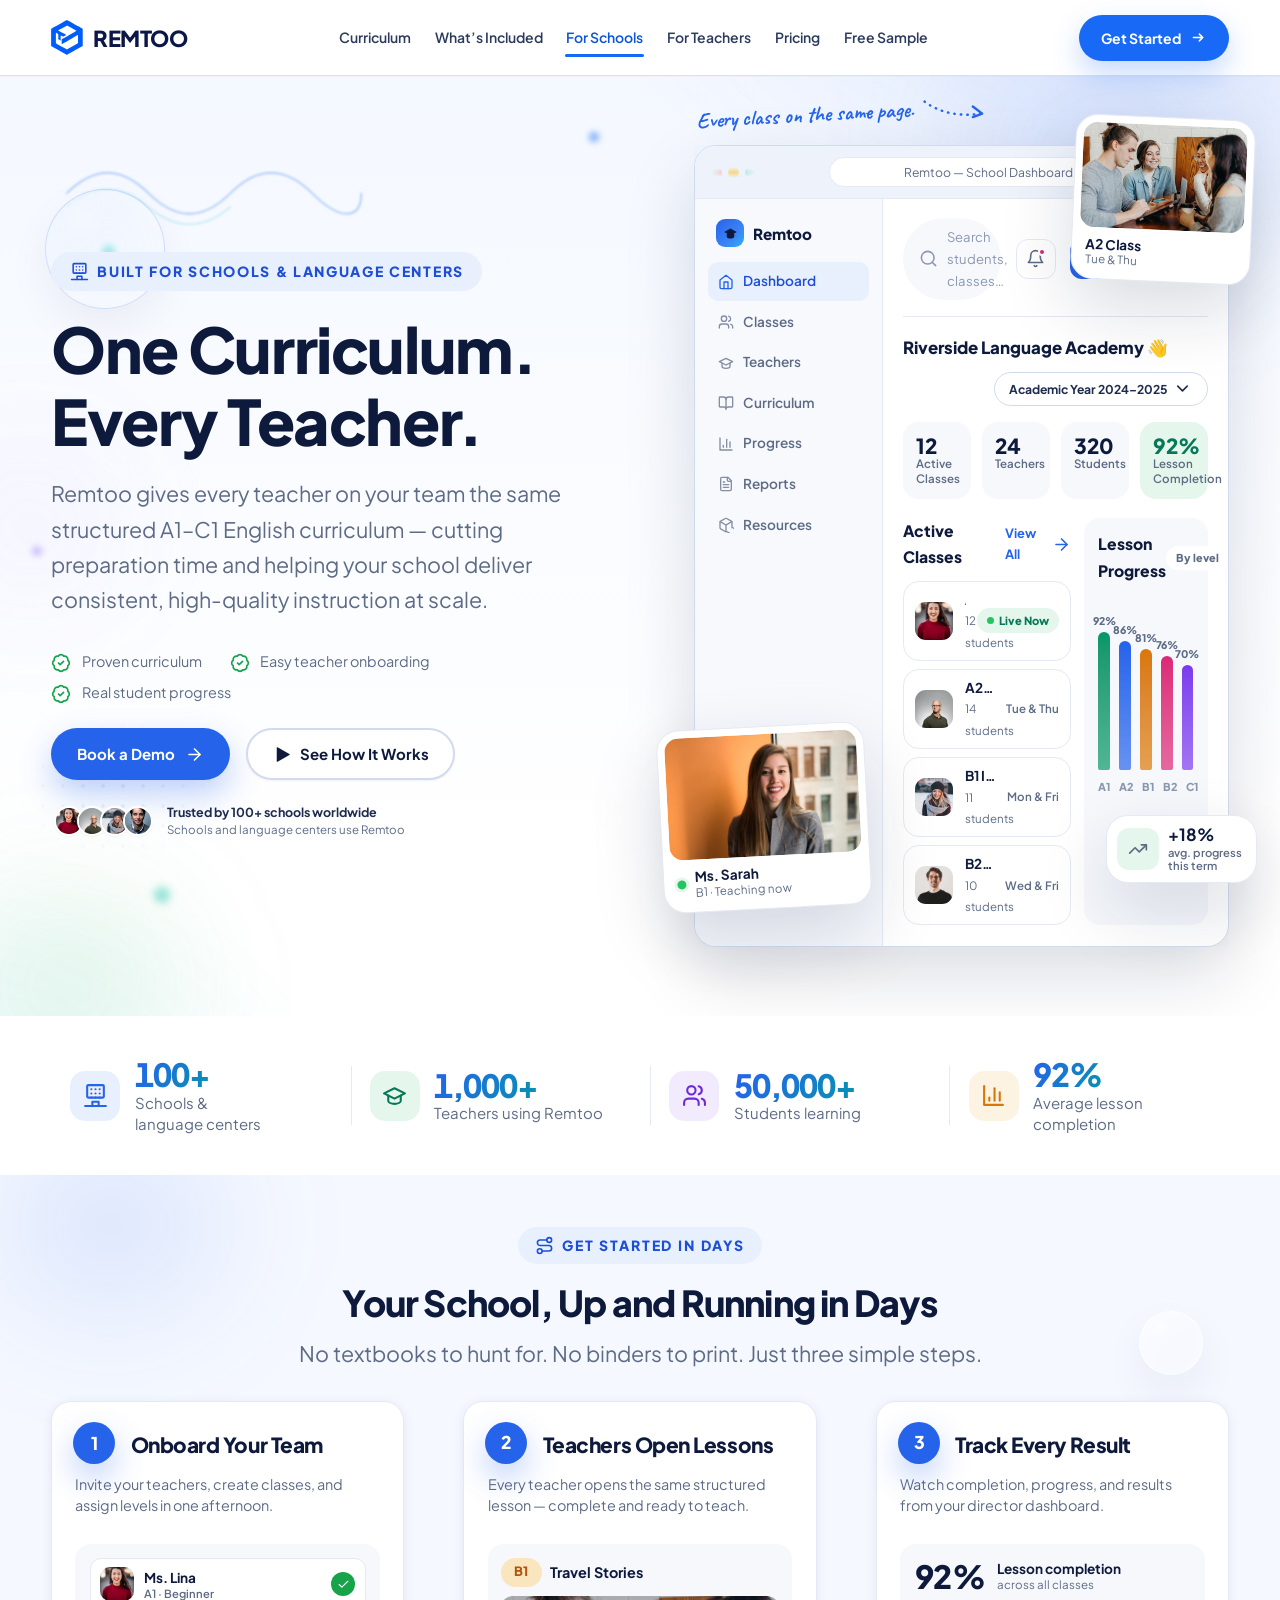
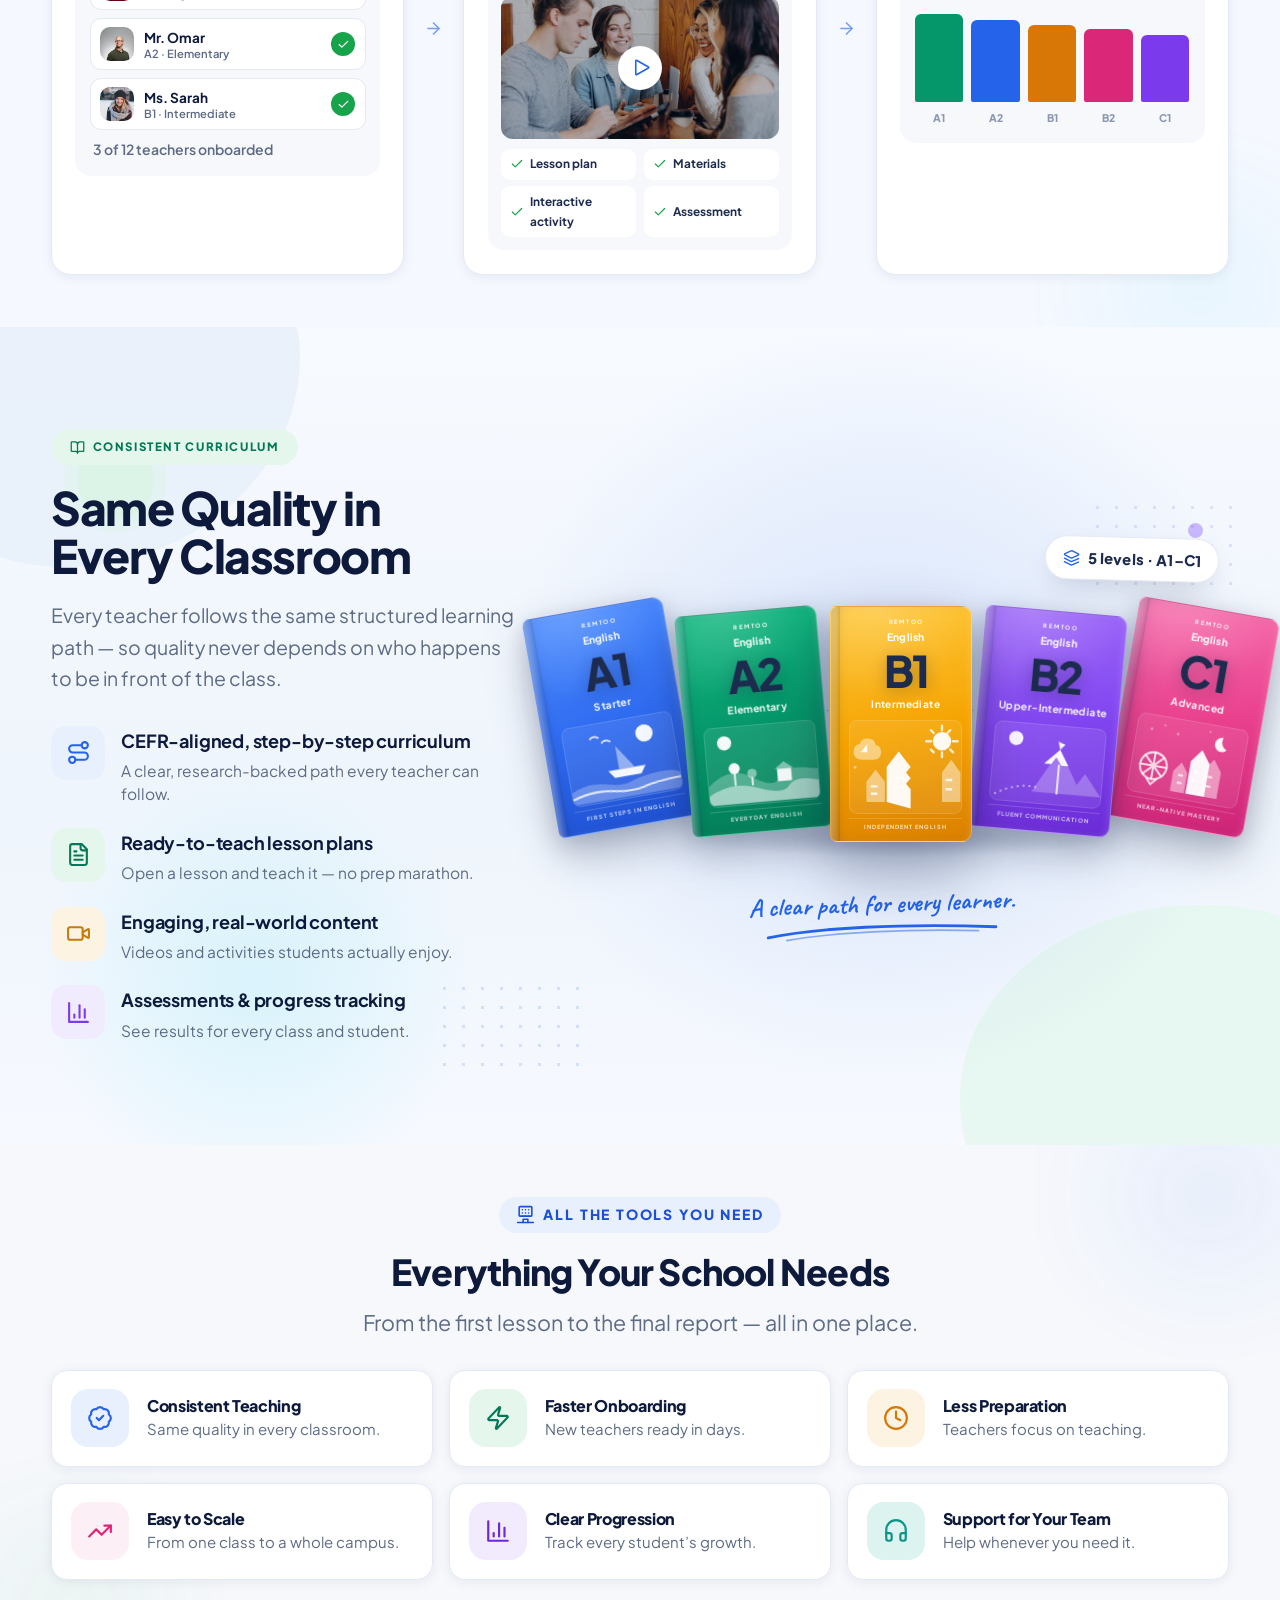
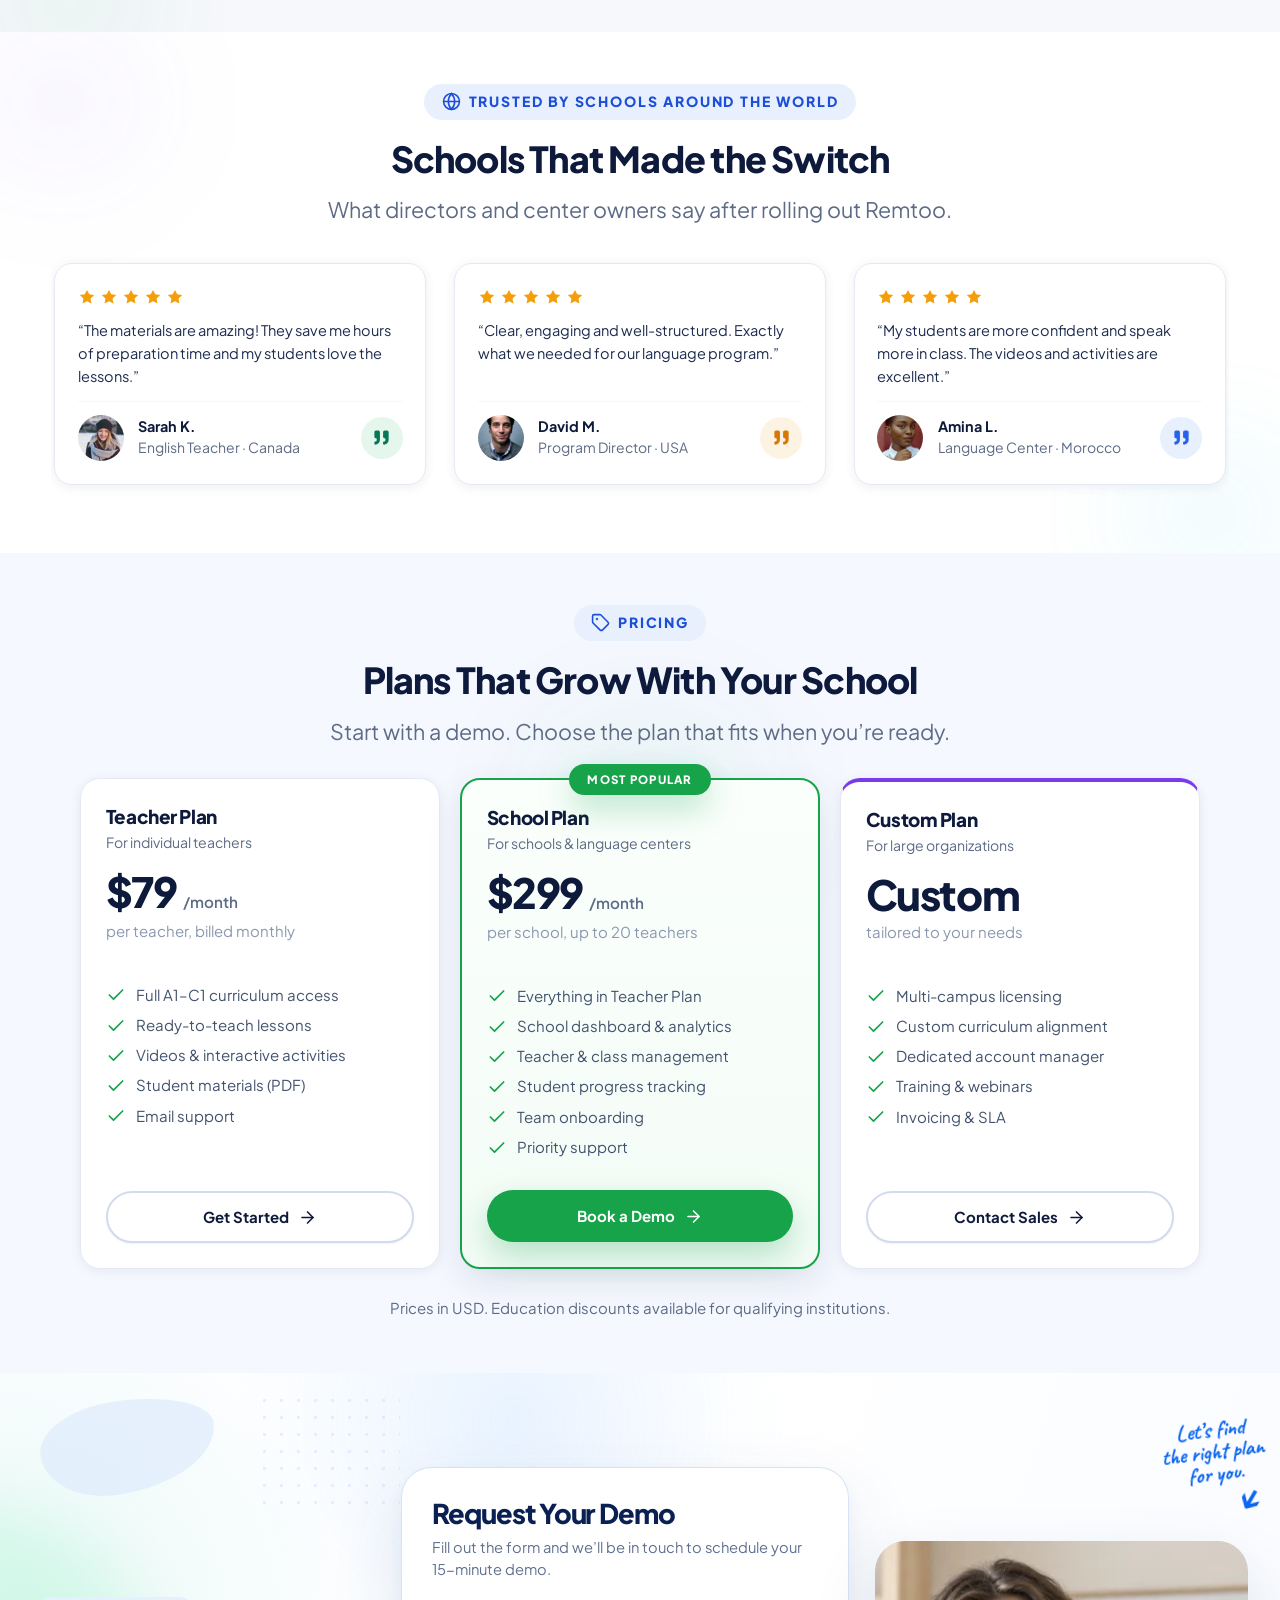
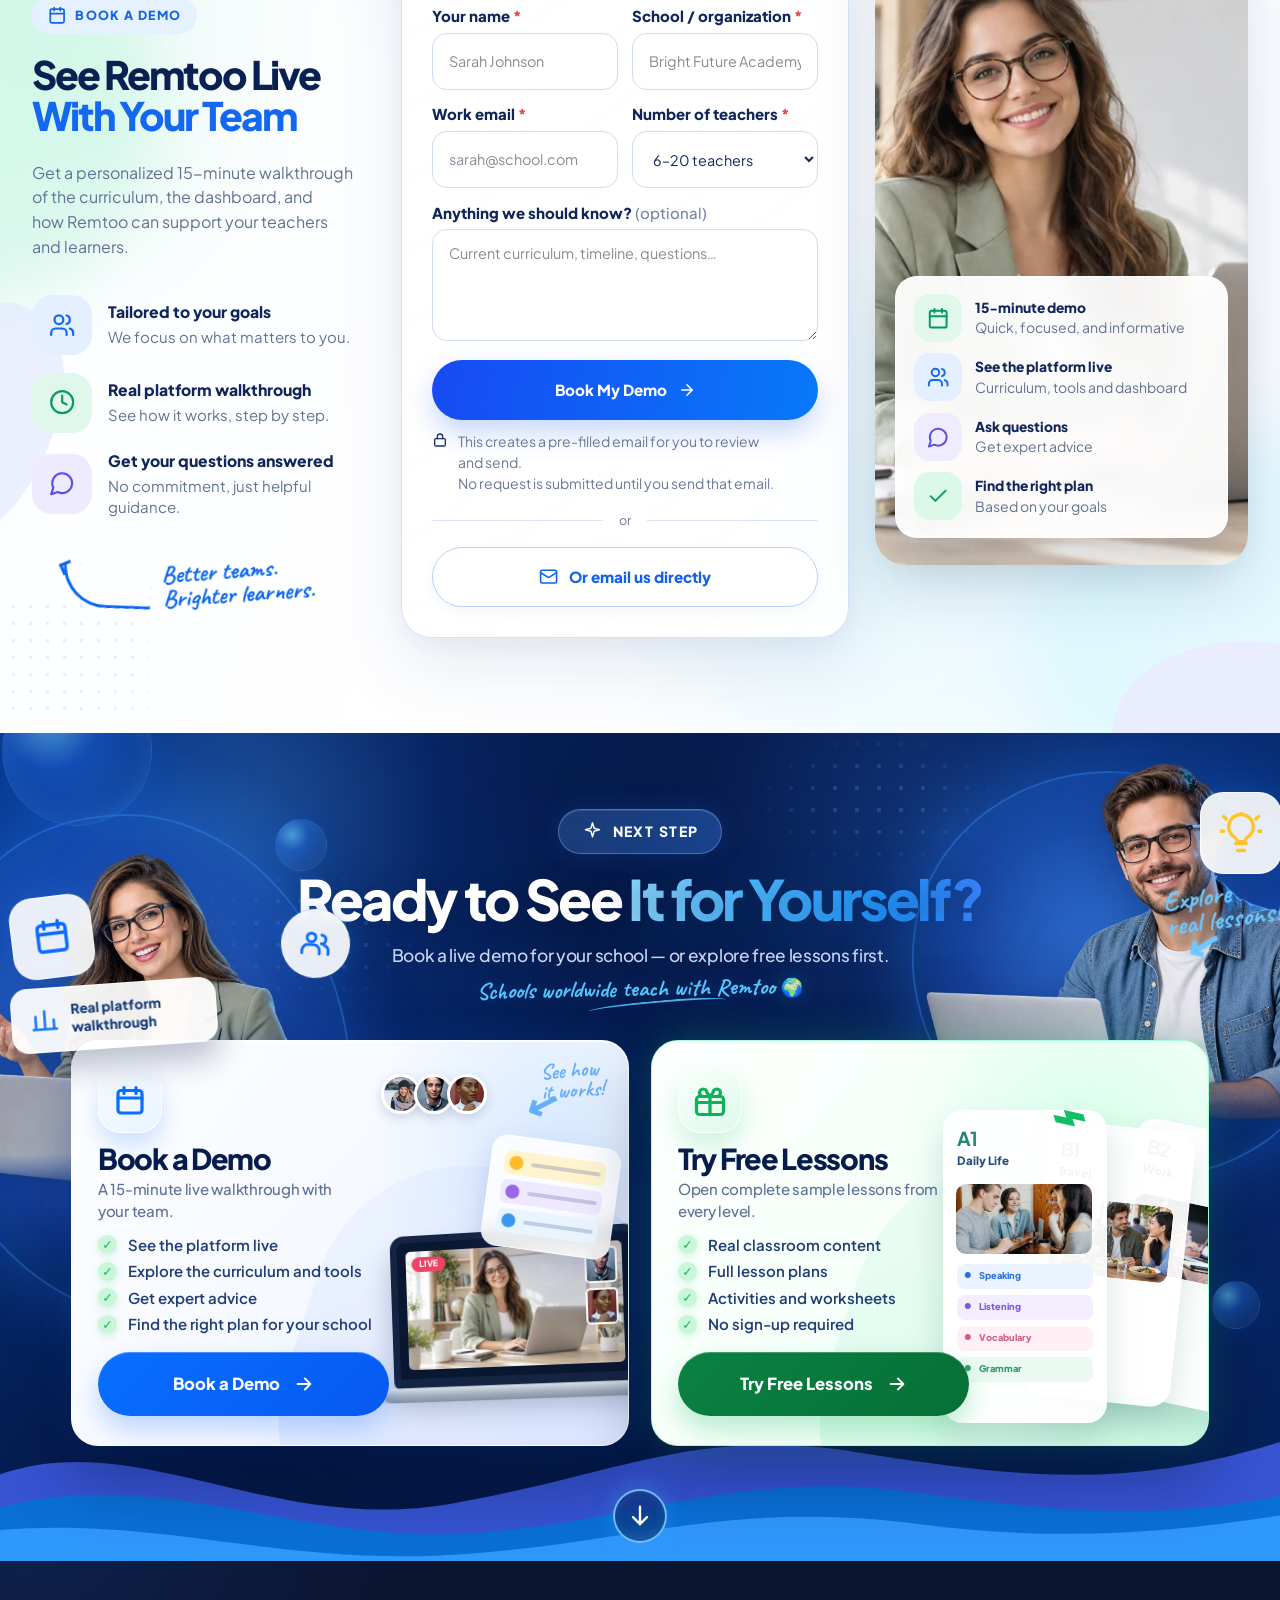
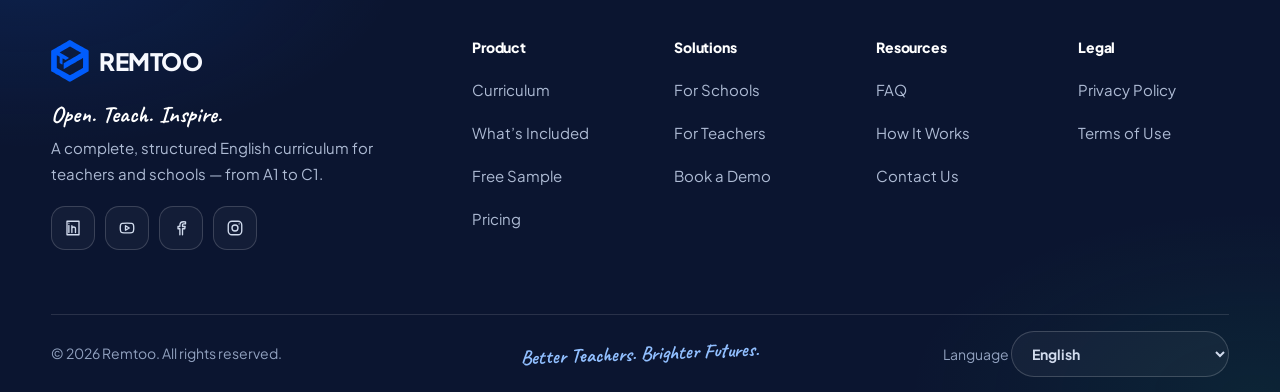
<file: schools.html>
<!doctype html>
<html lang="en">
<head>
  <meta charset="UTF-8" />
  <meta name="viewport" content="width=device-width, initial-scale=1.0" />
  <meta name="color-scheme" content="light dark" />
  <meta name="theme-color" content="#ffffff" media="(prefers-color-scheme: light)" />
  <meta name="theme-color" content="#071221" media="(prefers-color-scheme: dark)" />
  <title>For Schools — One Curriculum. Every Teacher. | Remtoo</title>
  <meta name="description" content="Give your entire teaching team a structured A1–C1 English curriculum with a school dashboard, teacher management, and student progress tracking. Book a 15-minute Remtoo demo." />
  <link rel="icon" type="image/svg+xml" href="assets/logos/favicon.svg" />
  <link rel="canonical" href="https://remtoo.com/schools.html" />
  <meta property="og:type" content="website" />
  <meta property="og:title" content="For Schools — One Curriculum. Every Teacher. | Remtoo" />
  <meta property="og:description" content="A structured A1–C1 English curriculum for your whole teaching team, with a school dashboard and progress tracking." />
  <meta property="og:url" content="https://remtoo.com/schools.html" />
  <link rel="preconnect" href="https://fonts.googleapis.com" />
  <link rel="preconnect" href="https://fonts.gstatic.com" crossorigin />
  <link href="https://fonts.googleapis.com/css2?family=Plus+Jakarta+Sans:ital,wght@0,400;0,500;0,600;0,700;0,800;1,500&family=Caveat:wght@600;700&display=swap" rel="stylesheet" />
  <link rel="stylesheet" href="css/variables.css" />
  <link rel="stylesheet" href="css/style.css" />
  <script>
    // Progressive enhancement gate + fail-safe: if main.js has not signalled
    // readiness within 1.5s, remove the gate so no content stays hidden.
    document.documentElement.classList.add("js");
    setTimeout(function () {
      if (!window.__remtooReady) document.documentElement.classList.remove("js");
    }, 1500);
  </script>
  <link rel="stylesheet" href="css/demo-section.css" />
  <link rel="stylesheet" href="css/site-system.css" />
  <link rel="stylesheet" href="css/quality-section.css" />
</head>
<body id="top" class="schools-page">
  <a class="skip-link" href="#main">Skip to main content</a>
  <!-- ============================== SVG ICON SPRITE ============================== -->
  <svg xmlns="http://www.w3.org/2000/svg" style="display:none" aria-hidden="true">
    <defs>
      <symbol id="i-check" viewBox="0 0 24 24"><path d="M20 6 9 17l-5-5"/></symbol>
      <symbol id="i-arrow-right" viewBox="0 0 24 24"><path d="M5 12h14"/><path d="m12 5 7 7-7 7"/></symbol>
      <symbol id="i-chevron-right" viewBox="0 0 24 24"><path d="m9 18 6-6-6-6"/></symbol>
      <symbol id="i-chevron-down" viewBox="0 0 24 24"><path d="m6 9 6 6 6-6"/></symbol>
      <symbol id="i-play" viewBox="0 0 24 24"><path d="M6 3.5v17a.7.7 0 0 0 1 .6l15-8.5a.7.7 0 0 0 0-1.2L7 2.9a.7.7 0 0 0-1 .6Z"/></symbol>
      <symbol id="i-sparkles" viewBox="0 0 24 24"><path d="m12 3 1.9 5.8a2 2 0 0 0 1.3 1.3L21 12l-5.8 1.9a2 2 0 0 0-1.3 1.3L12 21l-1.9-5.8a2 2 0 0 0-1.3-1.3L3 12l5.8-1.9a2 2 0 0 0 1.3-1.3L12 3Z"/></symbol>
      <symbol id="i-shield-check" viewBox="0 0 24 24"><path d="M20 13c0 5-3.5 7.5-7.7 9a.6.6 0 0 1-.6 0C7.5 20.5 4 18 4 13V6a1 1 0 0 1 .7-1c2-.6 4.4-1.4 6.7-2.6a1.2 1.2 0 0 1 1.2 0c2.3 1.2 4.7 2 6.7 2.6a1 1 0 0 1 .7 1z"/><path d="m9 12 2 2 4-4"/></symbol>
      <symbol id="i-layers" viewBox="0 0 24 24"><path d="m12.83 2.18a2 2 0 0 0-1.66 0L2.6 6.08a1 1 0 0 0 0 1.83l8.58 3.91a2 2 0 0 0 1.66 0l8.58-3.9a1 1 0 0 0 0-1.83Z"/><path d="m22 17.65-9.17 4.16a2 2 0 0 1-1.66 0L2 17.65"/><path d="m22 12.65-9.17 4.16a2 2 0 0 1-1.66 0L2 12.65"/></symbol>
      <symbol id="i-sprout" viewBox="0 0 24 24"><path d="M7 20h10"/><path d="M10 20c5.5-2.5.8-6.4 3-10"/><path d="M9.5 9.4c1.1.8 1.8 2.2 2.3 3.7-2 .4-3.5.4-4.8-.3-1.2-.6-2.3-1.9-3-4.2 2.8-.5 4.4 0 5.5.8z"/><path d="M14.1 6a7 7 0 0 0-1.1 4c1.9-.1 3.3-.6 4.3-1.4 1-1 1.6-2.3 1.7-4.6-2.7.1-4 1-4.9 2z"/></symbol>
      <symbol id="i-book-open" viewBox="0 0 24 24"><path d="M12 7v14"/><path d="M3 18a1 1 0 0 1-1-1V4a1 1 0 0 1 1-1h5a4 4 0 0 1 4 4 4 4 0 0 1 4-4h5a1 1 0 0 1 1 1v13a1 1 0 0 1-1 1h-6a3 3 0 0 0-3 3 3 3 0 0 0-3-3z"/></symbol>
      <symbol id="i-book" viewBox="0 0 24 24"><path d="M4 19.5v-15A2.5 2.5 0 0 1 6.5 2H20v20H6.5a2.5 2.5 0 0 1 0-5H20"/></symbol>
      <symbol id="i-users" viewBox="0 0 24 24"><path d="M16 21v-2a4 4 0 0 0-4-4H6a4 4 0 0 0-4 4v2"/><circle cx="9" cy="7" r="4"/><path d="M22 21v-2a4 4 0 0 0-3-3.87"/><path d="M16 3.13a4 4 0 0 1 0 7.75"/></symbol>
      <symbol id="i-mountain" viewBox="0 0 24 24"><path d="m8 3 4 8 5-5 5 15H2L8 3z"/></symbol>
      <symbol id="i-clock" viewBox="0 0 24 24"><circle cx="12" cy="12" r="10"/><path d="M12 6v6l4 2"/></symbol>
      <symbol id="i-file-text" viewBox="0 0 24 24"><path d="M15 2H6a2 2 0 0 0-2 2v16a2 2 0 0 0 2 2h12a2 2 0 0 0 2-2V7Z"/><path d="M14 2v4a2 2 0 0 0 2 2h4"/><path d="M10 9H8"/><path d="M16 13H8"/><path d="M16 17H8"/></symbol>
      <symbol id="i-video" viewBox="0 0 24 24"><path d="m16 13 5.2 3.1a.5.5 0 0 0 .8-.4V8.3a.5.5 0 0 0-.8-.4L16 11"/><rect x="2" y="6" width="14" height="12" rx="2"/></symbol>
      <symbol id="i-message-circle" viewBox="0 0 24 24"><path d="M7.9 20A9 9 0 1 0 4 16.1L2 22Z"/></symbol>
      <symbol id="i-pencil" viewBox="0 0 24 24"><path d="M17 3a2.85 2.83 0 1 1 4 4L7.5 20.5 2 22l1.5-5.5Z"/><path d="m15 5 4 4"/></symbol>
      <symbol id="i-grid" viewBox="0 0 24 24"><rect width="7" height="7" x="3" y="3" rx="1"/><rect width="7" height="7" x="14" y="3" rx="1"/><rect width="7" height="7" x="14" y="14" rx="1"/><rect width="7" height="7" x="3" y="14" rx="1"/></symbol>
      <symbol id="i-clipboard-check" viewBox="0 0 24 24"><rect width="8" height="4" x="8" y="2" rx="1"/><path d="M16 4h2a2 2 0 0 1 2 2v14a2 2 0 0 1-2 2H6a2 2 0 0 1-2-2V6a2 2 0 0 1 2-2h2"/><path d="m9 14 2 2 4-4"/></symbol>
      <symbol id="i-award" viewBox="0 0 24 24"><circle cx="12" cy="8" r="6"/><path d="M15.477 12.89 17 22l-5-3-5 3 1.523-9.11"/></symbol>
      <symbol id="i-star" viewBox="0 0 24 24"><path d="M12 2.5l2.95 5.98 6.6.96-4.78 4.66 1.13 6.58L12 17.58l-5.9 3.1 1.13-6.58L2.45 9.44l6.6-.96L12 2.5Z"/></symbol>
      <symbol id="i-globe" viewBox="0 0 24 24"><circle cx="12" cy="12" r="10"/><path d="M12 2a14.5 14.5 0 0 0 0 20 14.5 14.5 0 0 0 0-20"/><path d="M2 12h20"/></symbol>
      <symbol id="i-package" viewBox="0 0 24 24"><path d="M21 8a2 2 0 0 0-1-1.73l-7-4a2 2 0 0 0-2 0l-7 4A2 2 0 0 0 3 8v8a2 2 0 0 0 1 1.73l7 4a2 2 0 0 0 2 0l7 4A2 2 0 0 0 21 16Z"/><path d="m3.3 7 8.7 5 8.7-5"/><path d="M12 22V12"/></symbol>
      <symbol id="i-route" viewBox="0 0 24 24"><circle cx="6" cy="19" r="3"/><path d="M9 19h8.5a3.5 3.5 0 0 0 0-7h-11a3.5 3.5 0 0 1 0-7H15"/><circle cx="18" cy="5" r="3"/></symbol>
      <symbol id="i-trending-up" viewBox="0 0 24 24"><path d="m22 7-8.5 8.5-5-5L2 17"/><path d="M16 7h6v6"/></symbol>
      <symbol id="i-zap" viewBox="0 0 24 24"><path d="M4 14a1 1 0 0 1-.78-1.63l9.9-10.2a.5.5 0 0 1 .86.46l-1.92 6.02A1 1 0 0 0 13 10h7a1 1 0 0 1 .78 1.63l-9.9 10.2a.5.5 0 0 1-.86-.46l1.92-6.02A1 1 0 0 0 11 14z"/></symbol>
      <symbol id="i-graduation-cap" viewBox="0 0 24 24"><path d="M22 10 12 5 2 10l10 5 10-5z"/><path d="M6 12v5c0 1.7 2.7 3 6 3s6-1.3 6-3v-5"/></symbol>
      <symbol id="i-building" viewBox="0 0 24 24"><rect width="16" height="12" x="4" y="2" rx="1"/><path d="M2 22h20"/><path d="M9 22v-4h6v4"/><path d="M8 6h.01"/><path d="M16 6h.01"/><path d="M12 6h.01"/><path d="M8 10h.01"/><path d="M16 10h.01"/><path d="M12 10h.01"/><path d="M8 14h.01"/><path d="M16 14h.01"/><path d="M12 14h.01"/></symbol>
      <symbol id="i-bar-chart" viewBox="0 0 24 24"><path d="M3 3v18h18"/><path d="M18 17V9"/><path d="M13 17V5"/><path d="M8 17v-3"/></symbol>
      <symbol id="i-search" viewBox="0 0 24 24"><circle cx="11" cy="11" r="8"/><path d="m21 21-4.3-4.3"/></symbol>
      <symbol id="i-bell" viewBox="0 0 24 24"><path d="M6 8a6 6 0 0 1 12 0c0 7 3 9 3 9H3s3-2 3-9"/><path d="M10.3 21a1.94 1.94 0 0 0 3.4 0"/></symbol>
      <symbol id="i-home" viewBox="0 0 24 24"><path d="m3 9 9-7 9 7v11a2 2 0 0 1-2 2H5a2 2 0 0 1-2-2z"/><path d="M9 22V12h6v10"/></symbol>
      <symbol id="i-mic" viewBox="0 0 24 24"><path d="M12 2a3 3 0 0 0-3 3v7a3 3 0 0 0 6 0V5a3 3 0 0 0-3-3Z"/><path d="M19 10v2a7 7 0 0 1-14 0v-2"/><path d="M12 19v3"/></symbol>
      <symbol id="i-volume" viewBox="0 0 24 24"><path d="M11 4.7a.7.7 0 0 1 1.2-.5L16 8h2.5a2 2 0 0 1 2 2v4a2 2 0 0 1-2 2H16l-3.8 3.8a.7.7 0 0 1-1.2-.5z"/><path d="M19.5 9.5a4 4 0 0 1 0 5"/></symbol>
      <symbol id="i-maximize" viewBox="0 0 24 24"><path d="M8 3H5a2 2 0 0 0-2 2v3"/><path d="M21 8V5a2 2 0 0 0-2-2h-3"/><path d="M3 16v3a2 2 0 0 0 2 2h3"/><path d="M16 21h3a2 2 0 0 0 2-2v-3"/></symbol>
      <symbol id="i-quote" viewBox="0 0 24 24"><path d="M16 3a2 2 0 0 0-2 2v6a2 2 0 0 0 2 2 1 1 0 0 1 1 1v1a2 2 0 0 1-2 2 1 1 0 0 0-1 1v2a1 1 0 0 0 1 1 6 6 0 0 0 6-6V5a2 2 0 0 0-2-2z"/><path d="M5 3a2 2 0 0 0-2 2v6a2 2 0 0 0 2 2 1 1 0 0 1 1 1v1a2 2 0 0 1-2 2 1 1 0 0 0-1 1v2a1 1 0 0 0 1 1 6 6 0 0 0 6-6V5a2 2 0 0 0-2-2z"/></symbol>
      <symbol id="i-facebook" viewBox="0 0 24 24"><path d="M18 2h-3a5 5 0 0 0-5 5v3H7v4h3v8h4v-8h3l1-4h-4V7a1 1 0 0 1 1-1h3z"/></symbol>
      <symbol id="i-instagram" viewBox="0 0 24 24"><rect width="20" height="20" x="2" y="2" rx="5"/><path d="M16 11.37A4 4 0 1 1 12.63 8 4 4 0 0 1 16 11.37z"/><path d="M17.5 6.5h.01"/></symbol>
      <symbol id="i-twitter" viewBox="0 0 24 24"><path d="M22 4s-.7 2.1-2 3.4c1.6 10-9.4 17.3-18 11.6 2.2.1 4.4-.6 6-2C3 15.5.5 9.6 3 5c2.2 2.6 5.6 4.1 9 4-.9-4.2 4-6.6 7-3.8 1.1 0 3-1.2 3-1.2z"/></symbol>
      <symbol id="i-youtube" viewBox="0 0 24 24"><path d="M2.5 17a24.12 24.12 0 0 1 0-10 2 2 0 0 1 1.4-1.4 49.56 49.56 0 0 1 16.2 0A2 2 0 0 1 21.5 7a24.12 24.12 0 0 1 0 10 2 2 0 0 1-1.4 1.4 49.55 49.55 0 0 1-16.2 0A2 2 0 0 1 2.5 17"/><path d="m10 15 5-3-5-3z"/></symbol>
      <symbol id="i-linkedin" viewBox="0 0 24 24"><path d="M16 8a6 6 0 0 1 6 6v7h-4v-7a2 2 0 0 0-2-2 2 2 0 0 0-2 2v7h-4v-7a6 6 0 0 1 6-6z"/><rect width="4" height="12" x="2" y="9"/><circle cx="4" cy="4" r="2"/></symbol>
      <symbol id="i-plane" viewBox="0 0 24 24"><path d="M22 2 11 13"/><path d="M22 2 15 22l-4-9-9-4z"/></symbol>
      <symbol id="i-download" viewBox="0 0 24 24"><path d="M21 15v4a2 2 0 0 1-2 2H5a2 2 0 0 1-2-2v-4"/><path d="m7 10 5 5 5-5"/><path d="M12 15V3"/></symbol>
      <symbol id="i-list" viewBox="0 0 24 24"><path d="M8 6h13"/><path d="M8 12h13"/><path d="M8 18h13"/><path d="M3 6h.01"/><path d="M3 12h.01"/><path d="M3 18h.01"/></symbol>
      <symbol id="i-badge-check" viewBox="0 0 24 24"><path d="M3.85 8.62a4 4 0 0 1 4.78-4.77 4 4 0 0 1 6.74 0 4 4 0 0 1 4.78 4.78 4 4 0 0 1 0 6.74 4 4 0 0 1-4.77 4.78 4 4 0 0 1-6.75 0 4 4 0 0 1-4.78-4.77 4 4 0 0 1 0-6.76Z"/><path d="m9 12 2 2 4-4"/></symbol>
      <symbol id="i-gift" viewBox="0 0 24 24"><rect x="3" y="8" width="18" height="4" rx="1"/><path d="M12 8v13"/><path d="M19 12v7a2 2 0 0 1-2 2H7a2 2 0 0 1-2-2v-7"/><path d="M7.5 8a2.5 2.5 0 0 1 0-5C11 3 12 8 12 8s1-5 4.5-5a2.5 2.5 0 0 1 0 5"/></symbol>
      <symbol id="i-tag" viewBox="0 0 24 24"><path d="M12.586 2.586A2 2 0 0 0 11.172 2H4a2 2 0 0 0-2 2v7.172a2 2 0 0 0 .586 1.414l8.704 8.704a2.426 2.426 0 0 0 3.42 0l6.58-6.58a2.426 2.426 0 0 0 0-3.42z"/><circle cx="7.5" cy="7.5" r=".5"/></symbol>
      <symbol id="i-logo" viewBox="0 0 24 24"><path d="M22 9.5 12 4 2 9.5l10 5.5 10-5.5z"/><path d="M6 12.2V17c0 1.7 2.7 3 6 3s6-1.3 6-3v-4.8"/></symbol>
      <symbol id="i-calendar" viewBox="0 0 24 24"><path d="M8 2v4"/><path d="M16 2v4"/><rect width="18" height="18" x="3" y="4" rx="2"/><path d="M3 10h18"/></symbol>
      <symbol id="i-mail" viewBox="0 0 24 24"><rect width="20" height="16" x="2" y="4" rx="2"/><path d="m22 7-8.97 5.7a1.94 1.94 0 0 1-2.06 0L2 7"/></symbol>
      <symbol id="i-lock" viewBox="0 0 24 24"><rect x="4" y="10" width="16" height="11" rx="2"/><path d="M8 10V7a4 4 0 0 1 8 0v3"/></symbol>
      <symbol id="i-credit-card" viewBox="0 0 24 24"><rect width="20" height="14" x="2" y="5" rx="2"/><path d="M2 10h20"/></symbol>
      <symbol id="i-percent" viewBox="0 0 24 24"><path d="M19 5 5 19"/><circle cx="6.5" cy="6.5" r="2.5"/><circle cx="17.5" cy="17.5" r="2.5"/></symbol>
      <symbol id="i-refresh" viewBox="0 0 24 24"><path d="M3 12a9 9 0 0 1 15-6.7L21 8"/><path d="M21 3v5h-5"/><path d="M21 12a9 9 0 0 1-15 6.7L3 16"/><path d="M3 21v-5h5"/></symbol>
      <symbol id="i-headphones" viewBox="0 0 24 24"><path d="M3 14h3a2 2 0 0 1 2 2v3a2 2 0 0 1-2 2H5a2 2 0 0 1-2-2v-5Z"/><path d="M21 14h-3a2 2 0 0 0-2 2v3a2 2 0 0 0 2 2h1a2 2 0 0 0 2-2v-5Z"/><path d="M3 14v-3a9 9 0 0 1 18 0v3"/></symbol>
    </defs>
  </svg>

  <!-- ============================== HEADER ============================== -->
  <!-- site-header:start -->
  <script>
    (function () {
      document.documentElement.classList.add("site-shell-js");
      if (document.body) document.body.classList.add("site-shell-js");
      window.__remtooShellFallbackTimer = window.setTimeout(function () {
        if (!window.__remtooShellReady) {
          document.documentElement.classList.remove("site-shell-js", "site-shell-nav-open");
          if (document.body) document.body.classList.remove("site-shell-js", "site-shell-nav-open");
        }
      }, 1500);
    })();
  </script>
  <header class="global-header" id="global-header" data-site-header>
    <div class="global-header__inner">
      <a class="global-brand" href="index.html" aria-label="Remtoo home">
        <img class="global-brand__icon" src="assets/logos/remtoo-icon.svg" alt="" width="209" height="230" aria-hidden="true" decoding="async" />
        <span class="global-brand__wordmark">REMTOO</span>
      </a>

      <nav class="global-desktop-nav" aria-label="Main navigation">
        <a class="global-nav-link" data-nav-route="curriculum.html" href="curriculum.html">Curriculum</a>
        <a class="global-nav-link" data-nav-route="whats-included.html" href="whats-included.html">What&rsquo;s Included</a>
        <a class="global-nav-link" data-nav-route="schools.html" href="schools.html" aria-current="page">For Schools</a>
        <a class="global-nav-link" data-nav-route="teachers.html" href="teachers.html">For Teachers</a>
        <a class="global-nav-link" data-nav-route="pricing.html" href="pricing.html">Pricing</a>
        <a class="global-nav-link" data-nav-route="free-sample.html" href="free-sample.html">Free Sample</a>
      </nav>

      <a class="global-header-cta" href="pricing.html">
        <span>Get Started</span>
        <svg class="global-icon" viewBox="0 0 20 20" aria-hidden="true">
          <path d="M4 10h11m-4-4 4 4-4 4" />
        </svg>
      </a>

      <button
        class="global-menu-toggle"
        type="button"
        aria-expanded="false"
        aria-controls="global-mobile-nav"
        aria-label="Open navigation"
        data-mobile-nav-toggle
      >
        <span aria-hidden="true"></span>
      </button>
    </div>

    <div class="global-mobile-nav" id="global-mobile-nav" data-mobile-nav>
      <button
        class="global-mobile-nav__backdrop"
        type="button"
        tabindex="-1"
        aria-label="Close navigation"
        data-mobile-nav-close
      ></button>
      <div class="global-mobile-nav__panel" aria-label="Mobile navigation">
        <div class="global-mobile-nav__head">
          <a class="global-brand global-mobile-nav__brand" href="index.html" aria-label="Remtoo home">
            <img class="global-brand__icon" src="assets/logos/remtoo-icon.svg" alt="" width="209" height="230" aria-hidden="true" decoding="async" />
            <span class="global-brand__wordmark">REMTOO</span>
          </a>
          <button class="global-mobile-nav__close" type="button" aria-label="Close navigation" data-mobile-nav-close>
            <svg class="global-icon" viewBox="0 0 20 20" aria-hidden="true">
              <path d="m5 5 10 10M15 5 5 15" />
            </svg>
          </button>
        </div>

        <nav class="global-mobile-nav__links" aria-label="Mobile navigation links">
          <a class="global-mobile-nav__link" data-nav-route="curriculum.html" href="curriculum.html">
            <span class="global-mobile-nav__icon" aria-hidden="true">
              <svg class="global-icon" viewBox="0 0 24 24"><path d="M12 6.5C10.4 5.2 8.3 4.5 6 4.5H2.5v13H6c2.3 0 4.4.7 6 2 1.6-1.3 3.7-2 6-2h3.5v-13H18c-2.3 0-4.4.7-6 2Zm0 0V21.5" /></svg>
            </span>
            <span class="global-mobile-nav__label">Curriculum</span>
            <svg class="global-icon global-mobile-nav__chevron" viewBox="0 0 20 20" aria-hidden="true"><path d="m7 4.5 5.5 5.5L7 15.5" /></svg>
          </a>
          <a class="global-mobile-nav__link" data-nav-route="whats-included.html" href="whats-included.html">
            <span class="global-mobile-nav__icon" aria-hidden="true">
              <svg class="global-icon" viewBox="0 0 24 24"><path d="M21 7.6 12 3 3 7.6v8.8L12 21l9-4.6V7.6ZM3 7.6 12 12.2m9-4.6L12 12.2m0 0V21" /></svg>
            </span>
            <span class="global-mobile-nav__label">What&rsquo;s Included</span>
            <svg class="global-icon global-mobile-nav__chevron" viewBox="0 0 20 20" aria-hidden="true"><path d="m7 4.5 5.5 5.5L7 15.5" /></svg>
          </a>
          <a class="global-mobile-nav__link" data-nav-route="schools.html" href="schools.html">
            <span class="global-mobile-nav__icon" aria-hidden="true">
              <svg class="global-icon" viewBox="0 0 24 24"><path d="M3.5 21h17M5.5 21V6.6L12 3.2l6.5 3.4V21M12 6.4v2M9.2 9.6h.01M14.8 9.6h.01M9.2 12.8h.01M14.8 12.8h.01M9.2 16h.01M14.8 16h.01" /></svg>
            </span>
            <span class="global-mobile-nav__label">For Schools</span>
            <svg class="global-icon global-mobile-nav__chevron" viewBox="0 0 20 20" aria-hidden="true"><path d="m7 4.5 5.5 5.5L7 15.5" /></svg>
          </a>
          <a class="global-mobile-nav__link" data-nav-route="teachers.html" href="teachers.html">
            <span class="global-mobile-nav__icon" aria-hidden="true">
              <svg class="global-icon" viewBox="0 0 24 24"><path d="M12 4 2.5 8.5 12 13l9.5-4.5L12 4ZM6 10.9V15c0 1.8 2.7 3.2 6 3.2s6-1.4 6-3.2v-4.1M21.5 9v5" /></svg>
            </span>
            <span class="global-mobile-nav__label">For Teachers</span>
            <svg class="global-icon global-mobile-nav__chevron" viewBox="0 0 20 20" aria-hidden="true"><path d="m7 4.5 5.5 5.5L7 15.5" /></svg>
          </a>
          <a class="global-mobile-nav__link" data-nav-route="pricing.html" href="pricing.html">
            <span class="global-mobile-nav__icon" aria-hidden="true">
              <svg class="global-icon" viewBox="0 0 24 24"><path d="M3.5 11.5v-7a1 1 0 0 1 1-1h7L21 13l-8 8-9.5-9.5ZM7.5 7.5h.01" /></svg>
            </span>
            <span class="global-mobile-nav__label">Pricing</span>
            <svg class="global-icon global-mobile-nav__chevron" viewBox="0 0 20 20" aria-hidden="true"><path d="m7 4.5 5.5 5.5L7 15.5" /></svg>
          </a>
          <a class="global-mobile-nav__link" data-nav-route="free-sample.html" href="free-sample.html">
            <span class="global-mobile-nav__icon" aria-hidden="true">
              <svg class="global-icon" viewBox="0 0 24 24"><path d="M20 11.5v9a.5.5 0 0 1-.5.5h-15a.5.5 0 0 1-.5-.5v-9M2.5 8h19v3.5h-19zM12 8v13M12 8S7.5 8.2 6.5 6c-.7-1.6.6-3 2-2.6 2 .7 3.5 4.6 3.5 4.6Zm0 0s4.5.2 5.5-2c.7-1.6-.6-3-2-2.6-2 .7-3.5 4.6-3.5 4.6Z" /></svg>
            </span>
            <span class="global-mobile-nav__label">Free Sample</span>
            <svg class="global-icon global-mobile-nav__chevron" viewBox="0 0 20 20" aria-hidden="true"><path d="m7 4.5 5.5 5.5L7 15.5" /></svg>
          </a>
        </nav>

        <div class="global-mobile-nav__footer">
          <a class="global-header-cta global-mobile-nav__cta" href="pricing.html">
            <span>Get Started</span>
            <svg class="global-icon" viewBox="0 0 20 20" aria-hidden="true">
              <path d="M4 10h11m-4-4 4 4-4 4" />
            </svg>
          </a>
          <div class="global-mobile-nav__decor" aria-hidden="true">
            <svg class="global-mobile-nav__flight" viewBox="0 0 170 110">
              <path class="global-mobile-nav__flight-path" d="M6 102C52 100 84 16 128 18c24 1 32 32 36 78" />
            </svg>
            <svg class="global-mobile-nav__plane" viewBox="0 0 40 40">
              <path class="global-mobile-nav__plane-body" d="M37 3 3.6 16.4c-1 .4-1 1.8.1 2.1l8.7 2.6 2.9 8.7c.3 1 1.6 1.2 2.2.3l4.4-6 8.4 5.5c.8.5 1.8.1 2.1-.8L38.8 4.5C39.1 3.5 38 2.6 37 3Z" />
              <path class="global-mobile-nav__plane-fold" d="M13.5 21.2 33.6 9.2 16.7 27.4l-.2 3.9-3-10.1Z" />
            </svg>
            <svg class="global-mobile-nav__wave" viewBox="0 0 360 84" preserveAspectRatio="none">
              <path class="global-mobile-nav__wave-back" d="M0 48C56 24 122 22 180 34c52 10 108 8 180-16v66H0Z" />
              <path class="global-mobile-nav__wave-front" d="M0 62C64 44 128 42 188 52c56 9 116 4 172-14v46H0Z" />
            </svg>
            <p class="global-mobile-nav__tagline">Small steps.
              <span class="global-mobile-nav__tagline-accent">Big futures.<svg class="global-mobile-nav__swoosh" viewBox="0 0 96 7"><path class="global-mobile-nav__swoosh-path" d="M2 5.5C28 1 62 1 94 3.5" /></svg></span>
            </p>
          </div>
        </div>
      </div>
    </div>
  </header>
  <!-- site-header:end -->

  <main id="main">
    <!-- ============================== PAGE HERO ============================== -->
    <section class="page-hero schools-hero" aria-labelledby="schools-hero-title">
      <div class="decor" aria-hidden="true">      <div class="bg-decor" aria-hidden="true">
        <svg class="bg-wave bg-wave--a" viewBox="0 0 440 120" fill="none"><path d="M4 62C44 22 84 22 124 62S204 102 244 62 324 22 364 62 436 102 436 62"/><path d="M4 82C44 48 84 48 124 82S204 116 244 82"/></svg>
        <svg class="bg-wave bg-wave--b" viewBox="0 0 440 120" fill="none"><path d="M4 62C44 102 84 102 124 62S204 22 244 62 324 102 364 62 436 22 436 62"/></svg>
        <i class="bg-dot bg-dot--1"></i><i class="bg-dot bg-dot--2"></i><i class="bg-dot bg-dot--3"></i><i class="bg-dot bg-dot--4"></i><i class="bg-dot bg-dot--5"></i><i class="bg-dot bg-dot--6"></i><i class="bg-dot bg-dot--7"></i><i class="bg-dot bg-dot--8"></i>
      </div>

        <span class="blob blob--blue float-slow" style="width:620px;height:560px;top:-200px;right:-140px"></span>
        <span class="blob blob--green float-slower" style="width:440px;height:400px;bottom:-170px;left:-150px"></span>
        <span class="blob blob--lav" style="width:380px;height:340px;top:30%;left:-160px;opacity:.6"></span>
        <span class="glass glass--blue float-slow" style="width:120px;height:120px;top:12%;left:3.5%"></span>
        <span class="dots" style="width:210px;height:150px;bottom:16%;left:1%"></span>
      </div>
      <div class="container page-hero-inner">
        <div class="schools-hero-copy">
          <p class="hero-eyebrow">
            <svg class="ic" aria-hidden="true"><use href="#i-building"/></svg>
            Built for Schools &amp; Language Centers
          </p>
          <h1 id="schools-hero-title">One Curriculum.<br /><span class="schools-hero-accent">Every Teacher.</span></h1>
          <p class="page-lead">
            Remtoo gives every teacher on your team the same structured A1&ndash;C1 English
            curriculum — cutting preparation time and helping your school deliver consistent,
            high-quality instruction at scale.
          </p>
          <ul class="hero-trust schools-hero-trust">
            <li class="check-item"><svg class="ic" aria-hidden="true"><use href="#i-badge-check"/></svg>Proven curriculum</li>
            <li class="check-item"><svg class="ic" aria-hidden="true"><use href="#i-badge-check"/></svg>Easy teacher onboarding</li>
            <li class="check-item"><svg class="ic" aria-hidden="true"><use href="#i-badge-check"/></svg>Real student progress</li>
          </ul>
          <div class="hero-actions">
            <a class="btn btn-primary btn-lg" href="#demo">
              Book a Demo
              <svg class="ic" aria-hidden="true"><use href="#i-arrow-right"/></svg>
            </a>
            <a class="btn btn-outline btn-lg" href="#how">
              <svg class="ic ic-fill" aria-hidden="true"><use href="#i-play"/></svg>
              See How It Works
            </a>
          </div>
          <div class="hero-proof">
            <span class="proof-avatars" aria-hidden="true">
              <img src="assets/images/people/lina.webp" alt="" width="30" height="30" />
              <img src="assets/images/people/omar.webp" alt="" width="30" height="30" />
              <img src="assets/images/people/sarah.webp" alt="" width="30" height="30" />
              <img src="assets/images/people/david.webp" alt="" width="30" height="30" />
            </span>
            <span class="proof-copy"><strong>Trusted by 100+ schools worldwide</strong><span>Schools and language centers use Remtoo</span></span>
          </div>
        </div>

        <div class="page-hero-visual schools-hero-visual reveal" style="--reveal-delay:.12s">
          <div class="decor" aria-hidden="true">
            <span class="blob blob--cyan" style="width:360px;height:320px;top:-70px;left:-90px"></span>
            <span class="blob blob--green" style="width:300px;height:260px;bottom:-90px;right:-70px;opacity:.7"></span>
          </div>

          <!-- School dashboard mockup -->
          <div class="app-window schools-dash" role="img" aria-label="Preview of the Remtoo school dashboard showing active classes, teachers, students, lesson completion and progress by level">
            <div class="app-titlebar" aria-hidden="true">
              <span class="dots"><i></i><i></i><i></i></span>
              <span class="url">Remtoo — School Dashboard</span>
            </div>
            <div class="app-body app-body--dashboard">
              <div class="app-sidebar" aria-hidden="true">
                <div class="sb-brand">
                  <span class="logo-mark"><svg class="ic ic-fill"><use href="#i-logo"/></svg></span>
                  Remtoo
                </div>
                <span class="sb-item is-active"><svg class="ic"><use href="#i-home"/></svg>Dashboard</span>
                <span class="sb-item"><svg class="ic"><use href="#i-users"/></svg>Classes</span>
                <span class="sb-item"><svg class="ic"><use href="#i-graduation-cap"/></svg>Teachers</span>
                <span class="sb-item"><svg class="ic"><use href="#i-book-open"/></svg>Curriculum</span>
                <span class="sb-item"><svg class="ic"><use href="#i-bar-chart"/></svg>Progress</span>
                <span class="sb-item"><svg class="ic"><use href="#i-file-text"/></svg>Reports</span>
                <span class="sb-item"><svg class="ic"><use href="#i-package"/></svg>Resources</span>
              </div>
              <div class="app-main">
                <div class="dash-topbar" aria-hidden="true">
                  <span class="dash-search">
                    <svg class="ic"><use href="#i-search"/></svg>
                    Search students, classes…
                  </span>
                  <span class="dash-bell"><svg class="ic"><use href="#i-bell"/></svg><i></i></span>
                  <span class="dash-user">
                    <span class="avatar">SD</span>
                    <span class="who"><strong>Sarah</strong><span>School Director</span></span>
                  </span>
                </div>

                <div class="dash-school-head">
                  <span class="dash-mock-heading">Riverside Language Academy <span aria-hidden="true">👋</span></span>
                  <span class="dash-year">Academic Year 2024–2025 <svg class="ic" width="12" height="12"><use href="#i-chevron-down"/></svg></span>
                </div>

                <div class="dash-stats" aria-hidden="true">
                  <div class="dash-stat"><p class="v">12</p><p class="l">Active Classes</p></div>
                  <div class="dash-stat"><p class="v">24</p><p class="l">Teachers</p></div>
                  <div class="dash-stat"><p class="v">320</p><p class="l">Students</p></div>
                  <div class="dash-stat dash-stat--green"><p class="v">92%</p><p class="l">Lesson Completion</p></div>
                </div>

                <div class="dash-cols">
                  <div class="dash-classes">
                    <div class="dash-classes-head">
                      <span class="dash-mock-heading">Active Classes</span>
                      <span class="dash-link">View All <svg class="ic" width="12" height="12"><use href="#i-arrow-right"/></svg></span>
                    </div>
                    <div class="class-list" aria-hidden="true">
                      <div class="class-row">
                        <img src="assets/images/people/lina.webp" alt="" width="38" height="38" loading="lazy" decoding="async" />
                        <span class="info"><strong>A1 Beginner — Ms. Lina</strong><span>12 students</span></span>
                        <span class="live"><i></i>Live Now</span>
                      </div>
                      <div class="class-row">
                        <img src="assets/images/people/omar.webp" alt="" width="38" height="38" loading="lazy" decoding="async" />
                        <span class="info"><strong>A2 Elementary — Mr. Omar</strong><span>14 students</span></span>
                        <span class="schedule">Tue &amp; Thu</span>
                      </div>
                      <div class="class-row">
                        <img src="assets/images/people/sarah.webp" alt="" width="38" height="38" loading="lazy" decoding="async" />
                        <span class="info"><strong>B1 Intermediate — Ms. Sarah</strong><span>11 students</span></span>
                        <span class="schedule">Mon &amp; Fri</span>
                      </div>
                      <div class="class-row">
                        <img src="assets/images/people/youssef.webp" alt="" width="38" height="38" loading="lazy" decoding="async" />
                        <span class="info"><strong>B2 Upper-Int. — Mr. Youssef</strong><span>10 students</span></span>
                        <span class="schedule">Wed &amp; Fri</span>
                      </div>
                    </div>
                  </div>

                  <div class="dash-chart" aria-hidden="true">
                    <div class="dash-classes-head">
                      <span class="dash-mock-heading">Lesson Progress</span>
                      <span class="dash-chip">By level</span>
                    </div>
                    <div class="chart-bars">
                      <span class="bar lv-a1" style="--h:92"><i>92%</i></span>
                      <span class="bar lv-a2" style="--h:86"><i>86%</i></span>
                      <span class="bar lv-b1" style="--h:81"><i>81%</i></span>
                      <span class="bar lv-b2" style="--h:76"><i>76%</i></span>
                      <span class="bar lv-c1" style="--h:70"><i>70%</i></span>
                    </div>
                    <div class="chart-labels">
                      <span>A1</span><span>A2</span><span>B1</span><span>B2</span><span>C1</span>
                    </div>
                  </div>
                </div>
              </div>
            </div>
          </div>

          <!-- Overlapping photo cards + annotations -->
          <figure class="hero-photo-card hero-photo-card--teacher" aria-hidden="true">
            <img src="assets/images/hero/teacher-main.webp" alt="" width="220" height="150" loading="eager" decoding="async" />
            <figcaption>
              <span class="dot"></span>
              <span><strong>Ms. Sarah</strong><em>B1 · Teaching now</em></span>
            </figcaption>
          </figure>

          <figure class="hero-photo-card hero-photo-card--class" aria-hidden="true">
            <img src="assets/images/lessons/classroom.webp" alt="" width="190" height="126" loading="eager" fetchpriority="high" decoding="async" />
            <figcaption>
              <span><strong>A2 Class</strong><em>Tue &amp; Thu</em></span>
            </figcaption>
          </figure>

          <div class="hero-mini-stat" aria-hidden="true">
            <span class="icon-badge icon-badge--green"><svg class="ic"><use href="#i-trending-up"/></svg></span>
            <p><strong>+18%</strong><span>avg. progress<br />this term</span></p>
          </div>

          <p class="handwritten schools-hero-note" aria-hidden="true">
            Every class on the same page.
            <svg width="64" height="30" viewBox="0 0 64 30" fill="none">
              <path d="M4 4c16 13 36 17 56 15" stroke="currentColor" stroke-width="2.4" stroke-linecap="round" stroke-dasharray="0.5 6"/>
              <path d="M52 11.5 61 19l-9.5 3" stroke="currentColor" stroke-width="2.4" stroke-linecap="round" stroke-linejoin="round"/>
            </svg>
          </p>
        </div>
      </div>
    </section>

    <!-- ============================== IMPACT METRICS ============================== -->
    <section class="section impact-section" aria-label="Remtoo for schools in numbers">
      <div class="container">
        <div class="impact-band">
          <div class="impact reveal">
            <span class="icon-badge icon-badge--blue" aria-hidden="true"><svg class="ic"><use href="#i-building"/></svg></span>
            <p class="v"><span>100+</span></p>
            <p class="l">Schools &amp; language centers</p>
          </div>
          <div class="impact reveal" style="--reveal-delay:.08s">
            <span class="icon-badge icon-badge--green" aria-hidden="true"><svg class="ic"><use href="#i-graduation-cap"/></svg></span>
            <p class="v"><span>1,000+</span></p>
            <p class="l">Teachers using Remtoo</p>
          </div>
          <div class="impact reveal" style="--reveal-delay:.16s">
            <span class="icon-badge icon-badge--purple" aria-hidden="true"><svg class="ic"><use href="#i-users"/></svg></span>
            <p class="v"><span>50,000+</span></p>
            <p class="l">Students learning</p>
          </div>
          <div class="impact reveal" style="--reveal-delay:.24s">
            <span class="icon-badge icon-badge--amber" aria-hidden="true"><svg class="ic"><use href="#i-bar-chart"/></svg></span>
            <p class="v"><span>92%</span></p>
            <p class="l">Average lesson completion</p>
          </div>
        </div>
      </div>
    </section>

    <!-- ============================== HOW IT WORKS FOR SCHOOLS ============================== -->
    <section class="section" id="how" style="background:var(--surface-blue)" aria-labelledby="how-title">
      <div class="decor" aria-hidden="true">
        <span class="blob blob--blue float-slow" style="width:460px;height:380px;top:-140px;left:-120px"></span>
        <span class="blob blob--cyan float-slower" style="width:360px;height:320px;bottom:-120px;right:-100px;opacity:.75"></span>
        <span class="glass float-slow" style="width:64px;height:64px;top:18%;right:6%"></span>
      </div>
      <div class="container">
        <div class="section-head reveal">
          <p class="badge">
            <svg class="ic" aria-hidden="true"><use href="#i-route"/></svg>
            Get Started in Days
          </p>
          <h2 class="section-title" id="how-title">Your School, Up and Running in Days</h2>
          <p class="section-sub">No textbooks to hunt for. No binders to print. Just three simple steps.</p>
        </div>

        <div class="steps-row schools-steps">
          <article class="step-card reveal">
            <span class="step-num" aria-hidden="true">1</span>
            <h3>Onboard Your Team</h3>
            <p class="step-text">Invite your teachers, create classes, and assign levels in one afternoon.</p>
            <div class="step-visual">
              <div class="onboard-mock" aria-hidden="true">
                <div class="ob-row">
                  <img src="assets/images/people/lina.webp" alt="" width="34" height="34" loading="lazy" decoding="async" />
                  <span class="ob-name">Ms. Lina<strong>A1 · Beginner</strong></span>
                  <span class="ob-check"><svg class="ic"><use href="#i-check"/></svg></span>
                </div>
                <div class="ob-row">
                  <img src="assets/images/people/omar.webp" alt="" width="34" height="34" loading="lazy" decoding="async" />
                  <span class="ob-name">Mr. Omar<strong>A2 · Elementary</strong></span>
                  <span class="ob-check"><svg class="ic"><use href="#i-check"/></svg></span>
                </div>
                <div class="ob-row">
                  <img src="assets/images/people/sarah.webp" alt="" width="34" height="34" loading="lazy" decoding="async" />
                  <span class="ob-name">Ms. Sarah<strong>B1 · Intermediate</strong></span>
                  <span class="ob-check"><svg class="ic"><use href="#i-check"/></svg></span>
                </div>
                <p class="ob-foot">3 of 12 teachers onboarded</p>
              </div>
            </div>
          </article>

          <span class="step-arrow" aria-hidden="true">
            <svg class="ic" width="34" height="34"><use href="#i-arrow-right"/></svg>
          </span>

          <article class="step-card reveal" style="--reveal-delay:.12s">
            <span class="step-num" aria-hidden="true">2</span>
            <h3>Teachers Open Lessons</h3>
            <p class="step-text">Every teacher opens the same structured lesson — complete and ready to teach.</p>
            <div class="step-visual">
              <div class="mock-lesson" aria-hidden="true">
                <div class="mock-head">
                  <span class="chip chip--level lv-b1">B1</span>
                  <strong>Travel Stories</strong>
                </div>
                <div class="mock-video">
                  <img src="assets/images/lessons/classroom.webp" alt="" width="640" height="328" loading="lazy" decoding="async" />
                  <span class="play"><span><svg class="ic" width="17" height="17"><use href="#i-play"/></svg></span></span>
                </div>
                <ul class="lesson-kit">
                  <li><svg class="ic"><use href="#i-check"/></svg>Lesson plan</li>
                  <li><svg class="ic"><use href="#i-check"/></svg>Materials</li>
                  <li><svg class="ic"><use href="#i-check"/></svg>Interactive activity</li>
                  <li><svg class="ic"><use href="#i-check"/></svg>Assessment</li>
                </ul>
              </div>
            </div>
          </article>

          <span class="step-arrow" aria-hidden="true">
            <svg class="ic" width="34" height="34"><use href="#i-arrow-right"/></svg>
          </span>

          <article class="step-card reveal" style="--reveal-delay:.24s">
            <span class="step-num" aria-hidden="true">3</span>
            <h3>Track Every Result</h3>
            <p class="step-text">Watch completion, progress, and results from your director dashboard.</p>
            <div class="step-visual">
              <div class="track-mock" aria-hidden="true">
                <div class="tm-head">
                  <span class="tm-score">92%</span>
                  <span class="tm-meta"><strong>Lesson completion</strong><span>across all classes</span></span>
                </div>
                <div class="tm-bars">
                  <span style="--h:92;--c:var(--a1)"></span>
                  <span style="--h:86;--c:var(--a2)"></span>
                  <span style="--h:81;--c:var(--b1)"></span>
                  <span style="--h:76;--c:var(--b2)"></span>
                  <span style="--h:70;--c:var(--c1)"></span>
                </div>
                <div class="tm-labels"><span>A1</span><span>A2</span><span>B1</span><span>B2</span><span>C1</span></div>
              </div>
            </div>
          </article>
        </div>
      </div>
    </section>

    <!-- ============================== CONSISTENT CURRICULUM ============================== -->
    <section class="section cq" id="programs" aria-labelledby="consistency-title">
      <div class="cq-decor" aria-hidden="true">
        <span class="cq-edge cq-edge--tl"></span>
        <span class="cq-edge cq-edge--br"></span>
        <span class="cq-glow cq-glow--blue"></span>
        <span class="cq-glow cq-glow--cyan"></span>
        <span class="cq-circle cq-circle--mint"></span>
        <span class="cq-dot cq-dot--lav"></span>
        <span class="cq-dots cq-dots--left"></span>
        <span class="cq-dots cq-dots--right"></span>
      </div>

      <div class="cq-wrap">
        <div class="cq-grid">
          <div class="cq-copy reveal">
            <p class="badge badge--green cq-eyebrow">
              <svg class="ic" aria-hidden="true"><use href="#i-book-open"/></svg>
              Consistent Curriculum
            </p>
            <h2 class="cq-title" id="consistency-title">Same Quality in<br />Every Classroom</h2>
            <p class="cq-lead">
              Every teacher follows the same structured learning path — so quality never
              depends on who happens to be in front of the class.
            </p>
          </div>

          <div class="cq-visual">
            <div class="cq-stage">
              <svg class="cq-arc" viewBox="0 0 900 320" preserveAspectRatio="none" focusable="false">
                <path d="M28 292 C 210 96, 690 96, 872 292" />
              </svg>
              <span class="cq-ground"></span>

              <div class="cq-books">
                <div class="cq-book cq-book--a1" style="--i:0">
                  <span class="cq-book-spine"></span>
                  <div class="cq-book-head">
                    <span class="cq-book-brand">Remtoo</span>
                    <span class="cq-book-sub">English</span>
                  </div>
                  <div class="cq-book-meta">
                    <strong class="cq-book-code">A1</strong>
                    <span class="cq-book-name">Starter</span>
                  </div>
                  <div class="cq-scene">
                    <svg class="cq-scene-art" viewBox="0 0 140 100" preserveAspectRatio="xMidYMid slice" aria-hidden="true" focusable="false">
                      <circle class="s-sun" cx="103" cy="22" r="11"/>
                      <path class="s-line" d="M34 18q5-4 10 0M48 25q5-4 10 0"/>
                      <path class="s-fill-45" d="M64 62 64 32l20 30z"/>
                      <path class="s-fill-95" d="M50 62h48l-7 10H57z"/>
                      <path class="s-fill-25" d="M0 82q22-10 44-4t32 2 32-6 32 4v20H0z"/>
                      <path class="s-line" d="M0 91q26-8 52-3t40 1 48-5"/>
                    </svg>
                  </div>
                  <div class="cq-book-foot">First steps in English</div>
                </div>

                <div class="cq-book cq-book--a2" style="--i:1">
                  <span class="cq-book-spine"></span>
                  <div class="cq-book-head">
                    <span class="cq-book-brand">Remtoo</span>
                    <span class="cq-book-sub">English</span>
                  </div>
                  <div class="cq-book-meta">
                    <strong class="cq-book-code">A2</strong>
                    <span class="cq-book-name">Elementary</span>
                  </div>
                  <div class="cq-scene">
                    <svg class="cq-scene-art" viewBox="0 0 140 100" preserveAspectRatio="xMidYMid slice" aria-hidden="true" focusable="false">
                      <circle class="s-sun" cx="24" cy="20" r="9"/>
                      <path class="s-fill-25" d="M0 74q28-26 56-8t34 2 50-6v36H0z"/>
                      <path class="s-fill-45" d="M0 86q30-18 62-6t40 0 38-4v22H0z"/>
                      <path class="s-fill-95" d="M88 58h18v16H88z"/>
                      <path class="s-fill-45" d="M85 58l12-9 12 9z"/>
                      <circle class="s-fill-95" cx="34" cy="53" r="7"/>
                      <path class="s-line" d="M34 60v14"/>
                      <circle class="s-fill-45" cx="56" cy="61" r="6"/>
                      <path class="s-line" d="M56 67v8"/>
                    </svg>
                  </div>
                  <div class="cq-book-foot">Everyday English</div>
                </div>

                <div class="cq-book cq-book--b1" style="--i:2">
                  <span class="cq-book-spine"></span>
                  <div class="cq-book-head">
                    <span class="cq-book-brand">Remtoo</span>
                    <span class="cq-book-sub">English</span>
                  </div>
                  <div class="cq-book-meta">
                    <strong class="cq-book-code">B1</strong>
                    <span class="cq-book-name">Intermediate</span>
                  </div>
                  <div class="cq-scene">
                    <svg class="cq-scene-art" viewBox="0 0 140 100" preserveAspectRatio="xMidYMid slice" aria-hidden="true" focusable="false">
                      <circle class="s-sun" cx="110" cy="22" r="10"/>
                      <path class="s-line" d="M110 5v5M110 34v5M93 22h5M122 22h5M98 10l3 3M119 31l3 3M119 10l-3 3M98 31l3 3"/>
                      <path class="s-fill-45" d="M28 88V66l10-13 10 13v22zM110 88V56l10-14 10 14v32z"/>
                      <path class="s-fill-95" d="M50 88V50l13-17 13 17-5 6 5 6-5 6 5 6v21z"/>
                      <path class="s-line" d="M34 71h5M34 79h5M62 62h5M62 72h5M115 64h5M115 74h5"/>
                      <path class="s-fill-45" d="M14 34q0-8 7-9 1-6 8-6 8 0 9 7 6 1 6 8 0 8-9 8h-11q-10 0-10-8z"/>
                      <path class="s-fill-95" d="M29 34h-7l7-9z"/>
                      <path class="s-dash" d="M2 44q10 8 20 6"/>
                    </svg>
                  </div>
                  <div class="cq-book-foot">Independent English</div>
                </div>

                <div class="cq-book cq-book--b2" style="--i:3">
                  <span class="cq-book-spine"></span>
                  <div class="cq-book-head">
                    <span class="cq-book-brand">Remtoo</span>
                    <span class="cq-book-sub">English</span>
                  </div>
                  <div class="cq-book-meta">
                    <strong class="cq-book-code">B2</strong>
                    <span class="cq-book-name">Upper-Intermediate</span>
                  </div>
                  <div class="cq-scene">
                    <svg class="cq-scene-art" viewBox="0 0 140 100" preserveAspectRatio="xMidYMid slice" aria-hidden="true" focusable="false">
                      <circle class="s-sun" cx="27" cy="20" r="9"/>
                      <path class="s-fill-25" d="M52 86 84 30l32 56zM100 86l18-28 22 28z"/>
                      <path class="s-fill-95" d="M84 30 96 50h-9l-7-10-6 9h-9z"/>
                      <path class="s-line" d="M84 50v36"/>
                      <path class="s-dash" d="M6 92q28-16 52-12"/>
                      <path class="s-fill-95" d="M84 30l-3-10 9 3z"/>
                    </svg>
                  </div>
                  <div class="cq-book-foot">Fluent communication</div>
                </div>

                <div class="cq-book cq-book--c1" style="--i:4">
                  <span class="cq-book-spine"></span>
                  <div class="cq-book-head">
                    <span class="cq-book-brand">Remtoo</span>
                    <span class="cq-book-sub">English</span>
                  </div>
                  <div class="cq-book-meta">
                    <strong class="cq-book-code">C1</strong>
                    <span class="cq-book-name">Advanced</span>
                  </div>
                  <div class="cq-scene">
                    <svg class="cq-scene-art" viewBox="0 0 140 100" preserveAspectRatio="xMidYMid slice" aria-hidden="true" focusable="false">
                      <path class="s-sun" d="M110 14a9 9 0 1 0 6 15 11 11 0 0 1-6-15z"/>
                      <circle class="s-fill-45" cx="18" cy="18" r="1.6"/>
                      <circle class="s-fill-45" cx="34" cy="11" r="1.2"/>
                      <circle class="s-fill-45" cx="52" cy="19" r="1.6"/>
                      <circle class="s-fill-45" cx="92" cy="9" r="1.2"/>
                      <circle class="s-line" cx="28" cy="64" r="17"/>
                      <path class="s-line" d="M28 47v34M11 64h34M16 52l24 24M40 52 16 76"/>
                      <path class="s-line" d="M22 81l6 7 6-7"/>
                      <path class="s-fill-45" d="M54 92V66l9-12 9 12v26zM92 92V58l11-15 11 15v34z"/>
                      <path class="s-fill-95" d="M74 92V50l12-16 12 16v42z"/>
                      <path class="s-line" d="M62 70h4M62 80h4M80 62h4M80 74h4M99 66h4M99 78h4"/>
                    </svg>
                  </div>
                  <div class="cq-book-foot">Near-native mastery</div>
                </div>
              </div>

              <span class="cq-levels">
                <svg class="ic" aria-hidden="true"><use href="#i-layers"/></svg>
                5 levels · A1&ndash;C1
              </span>
            </div>

            <p class="cq-note handwritten" aria-hidden="true">
              A clear path for every learner.
              <svg class="cq-note-line" viewBox="0 0 220 16" aria-hidden="true" focusable="false">
                <path class="cq-note-line-main" d="M5 11C50 3 128 2 214 8" />
                <path class="cq-note-line-echo" d="M22 14C64 8 132 7 198 11" />
              </svg>
            </p>
          </div>

          <ul class="cq-list reveal" style="--reveal-delay:.1s">
            <li class="cq-fi">
              <span class="cq-fi-tile cq-fi-tile--blue"><svg class="ic" aria-hidden="true"><use href="#i-route"/></svg></span>
              <div class="cq-fi-text">
                <strong>CEFR-aligned, step-by-step curriculum</strong>
                <span>A clear, research-backed path every teacher can follow.</span>
              </div>
            </li>
            <li class="cq-fi">
              <span class="cq-fi-tile cq-fi-tile--mint"><svg class="ic" aria-hidden="true"><use href="#i-file-text"/></svg></span>
              <div class="cq-fi-text">
                <strong>Ready-to-teach lesson plans</strong>
                <span>Open a lesson and teach it — no prep marathon.</span>
              </div>
            </li>
            <li class="cq-fi">
              <span class="cq-fi-tile cq-fi-tile--amber"><svg class="ic" aria-hidden="true"><use href="#i-video"/></svg></span>
              <div class="cq-fi-text">
                <strong>Engaging, real-world content</strong>
                <span>Videos and activities students actually enjoy.</span>
              </div>
            </li>
            <li class="cq-fi">
              <span class="cq-fi-tile cq-fi-tile--lav"><svg class="ic" aria-hidden="true"><use href="#i-bar-chart"/></svg></span>
              <div class="cq-fi-text">
                <strong>Assessments &amp; progress tracking</strong>
                <span>See results for every class and student.</span>
              </div>
            </li>
          </ul>
        </div>
      </div>
    </section>

    <script>
      // Curriculum fan entrance: stagger the five covers in from their spread
      // once the stage scrolls into view. Styling lives in css/quality-section.css.
      (function () {
        var stage = document.querySelector(".cq-stage");
        if (!stage) return;
        var reduce = window.matchMedia("(prefers-reduced-motion: reduce)").matches;
        if (reduce || !("IntersectionObserver" in window)) {
          stage.classList.add("is-inview", "is-settled");
          return;
        }
        var io = new IntersectionObserver(function (entries) {
          entries.forEach(function (entry) {
            if (!entry.isIntersecting) return;
            io.disconnect();
            stage.classList.add("is-inview");
            window.setTimeout(function () { stage.classList.add("is-settled"); }, 1150);
          });
        }, { threshold: 0.3, rootMargin: "0px 0px -8% 0px" });
        io.observe(stage);
      })();
    </script>

    <!-- ============================== SCHOOL FEATURES ============================== -->
    <section class="section" style="background:var(--surface-soft)" aria-labelledby="sf-title">
      <div class="decor" aria-hidden="true">
        <span class="blob blob--blue float-slow" style="width:400px;height:340px;top:-120px;right:-130px;opacity:.7"></span>
        <span class="blob blob--green" style="width:340px;height:300px;bottom:-120px;left:-100px;opacity:.7"></span>
      </div>
      <div class="container">
        <div class="section-head reveal">
          <p class="badge">
            <svg class="ic" aria-hidden="true"><use href="#i-building"/></svg>
            All the Tools You Need
          </p>
          <h2 class="section-title" id="sf-title">Everything Your School Needs</h2>
          <p class="section-sub">From the first lesson to the final report — all in one place.</p>
        </div>

        <div class="school-features-grid">
          <div class="value-card reveal">
            <span class="icon-badge icon-badge--blue" aria-hidden="true"><svg class="ic"><use href="#i-badge-check"/></svg></span>
            <div><h3>Consistent Teaching</h3><p>Same quality in every classroom.</p></div>
          </div>
          <div class="value-card reveal" style="--reveal-delay:.07s">
            <span class="icon-badge icon-badge--green" aria-hidden="true"><svg class="ic"><use href="#i-zap"/></svg></span>
            <div><h3>Faster Onboarding</h3><p>New teachers ready in days.</p></div>
          </div>
          <div class="value-card reveal" style="--reveal-delay:.14s">
            <span class="icon-badge icon-badge--amber" aria-hidden="true"><svg class="ic"><use href="#i-clock"/></svg></span>
            <div><h3>Less Preparation</h3><p>Teachers focus on teaching.</p></div>
          </div>
          <div class="value-card reveal" style="--reveal-delay:.21s">
            <span class="icon-badge icon-badge--pink" aria-hidden="true"><svg class="ic"><use href="#i-trending-up"/></svg></span>
            <div><h3>Easy to Scale</h3><p>From one class to a whole campus.</p></div>
          </div>
          <div class="value-card reveal" style="--reveal-delay:.28s">
            <span class="icon-badge icon-badge--purple" aria-hidden="true"><svg class="ic"><use href="#i-bar-chart"/></svg></span>
            <div><h3>Clear Progression</h3><p>Track every student&rsquo;s growth.</p></div>
          </div>
          <div class="value-card reveal" style="--reveal-delay:.35s">
            <span class="icon-badge icon-badge--teal" aria-hidden="true"><svg class="ic"><use href="#i-headphones"/></svg></span>
            <div><h3>Support for Your Team</h3><p>Help whenever you need it.</p></div>
          </div>
        </div>
      </div>
    </section>

    <!-- ============================== TESTIMONIALS ============================== -->
    <section class="section" aria-labelledby="st-title">
      <div class="decor" aria-hidden="true">
        <span class="blob blob--lav float-slower" style="width:400px;height:340px;top:-100px;left:-140px;opacity:.7"></span>
        <span class="blob blob--cyan float-slow" style="width:340px;height:300px;bottom:-110px;right:-100px;opacity:.7"></span>
      </div>
      <div class="container">
        <div class="section-head reveal">
          <p class="badge">
            <svg class="ic" aria-hidden="true"><use href="#i-globe"/></svg>
            Trusted by Schools Around the World
          </p>
          <h2 class="section-title" id="st-title">Schools That Made the Switch</h2>
          <p class="section-sub">What directors and center owners say after rolling out Remtoo.</p>
        </div>

        <div class="carousel reveal" role="region" aria-roledescription="carousel" aria-label="School testimonials">
          <div class="carousel-track" id="testimonials-track" role="group" tabindex="0" aria-label="School testimonials (use arrow keys to browse)">
            <article class="testimonial-card" aria-roledescription="slide" aria-label="1 of 3">
              <div class="t-stars" role="img" aria-label="Rated 5 out of 5 stars">
                <svg class="ic ic-fill" aria-hidden="true"><use href="#i-star"/></svg><svg class="ic ic-fill" aria-hidden="true"><use href="#i-star"/></svg><svg class="ic ic-fill" aria-hidden="true"><use href="#i-star"/></svg><svg class="ic ic-fill" aria-hidden="true"><use href="#i-star"/></svg><svg class="ic ic-fill" aria-hidden="true"><use href="#i-star"/></svg>
              </div>
              <blockquote>
                &ldquo;The materials are amazing! They save me hours of preparation time and my
                students love the lessons.&rdquo;
              </blockquote>
              <div class="t-person">
                <img src="assets/images/people/sarah.webp" alt="Portrait of Sarah K." width="54" height="54" loading="lazy" decoding="async" />
                <div class="who"><strong>Sarah K.</strong><span>English Teacher · Canada</span></div>
                <span class="t-badge icon-badge--green" aria-hidden="true"><svg class="ic ic-fill"><use href="#i-quote"/></svg></span>
              </div>
            </article>

            <article class="testimonial-card" aria-roledescription="slide" aria-label="2 of 3">
              <div class="t-stars" role="img" aria-label="Rated 5 out of 5 stars">
                <svg class="ic ic-fill" aria-hidden="true"><use href="#i-star"/></svg><svg class="ic ic-fill" aria-hidden="true"><use href="#i-star"/></svg><svg class="ic ic-fill" aria-hidden="true"><use href="#i-star"/></svg><svg class="ic ic-fill" aria-hidden="true"><use href="#i-star"/></svg><svg class="ic ic-fill" aria-hidden="true"><use href="#i-star"/></svg>
              </div>
              <blockquote>
                &ldquo;Clear, engaging and well-structured. Exactly what we needed for our language
                program.&rdquo;
              </blockquote>
              <div class="t-person">
                <img src="assets/images/people/david.webp" alt="Portrait of David M." width="54" height="54" loading="lazy" decoding="async" />
                <div class="who"><strong>David M.</strong><span>Program Director · USA</span></div>
                <span class="t-badge icon-badge--amber" aria-hidden="true"><svg class="ic ic-fill"><use href="#i-quote"/></svg></span>
              </div>
            </article>

            <article class="testimonial-card" aria-roledescription="slide" aria-label="3 of 3">
              <div class="t-stars" role="img" aria-label="Rated 5 out of 5 stars">
                <svg class="ic ic-fill" aria-hidden="true"><use href="#i-star"/></svg><svg class="ic ic-fill" aria-hidden="true"><use href="#i-star"/></svg><svg class="ic ic-fill" aria-hidden="true"><use href="#i-star"/></svg><svg class="ic ic-fill" aria-hidden="true"><use href="#i-star"/></svg><svg class="ic ic-fill" aria-hidden="true"><use href="#i-star"/></svg>
              </div>
              <blockquote>
                &ldquo;My students are more confident and speak more in class. The videos and
                activities are excellent.&rdquo;
              </blockquote>
              <div class="t-person">
                <img src="assets/images/people/amina.webp" alt="Portrait of Amina L." width="54" height="54" loading="lazy" decoding="async" />
                <div class="who"><strong>Amina L.</strong><span>Language Center · Morocco</span></div>
                <span class="t-badge icon-badge--blue" aria-hidden="true"><svg class="ic ic-fill"><use href="#i-quote"/></svg></span>
              </div>
            </article>
          </div>

          <div class="carousel-actions">
            <button class="carousel-btn" id="t-prev" type="button" aria-label="Previous testimonial">
              <svg class="ic" style="transform:rotate(180deg)" aria-hidden="true"><use href="#i-arrow-right"/></svg>
            </button>
            <div class="carousel-dots" id="t-dots" role="tablist" aria-label="Choose testimonial"></div>
            <button class="carousel-btn" id="t-next" type="button" aria-label="Next testimonial">
              <svg class="ic" aria-hidden="true"><use href="#i-arrow-right"/></svg>
            </button>
          </div>
        </div>
      </div>
    </section>

    <!-- ============================== PRICING ============================== -->
    <section class="section schools-pricing" id="pricing" style="background:var(--surface-blue)" aria-labelledby="pricing-title">
      <div class="decor" aria-hidden="true">
        <span class="blob blob--green float-slow" style="width:480px;height:420px;top:6%;left:32%;opacity:.6"></span>
      </div>
      <div class="container">
        <div class="section-head reveal">
          <p class="badge">
            <svg class="ic" aria-hidden="true"><use href="#i-tag"/></svg>
            Pricing
          </p>
          <h2 class="section-title" id="pricing-title">Plans That Grow With Your School</h2>
          <p class="section-sub">Start with a demo. Choose the plan that fits when you&rsquo;re ready.</p>
        </div>

        <div class="pricing-grid">
          <article class="pricing-card reveal">
            <h3 class="plan-name">Teacher Plan</h3>
            <p class="plan-for">For individual teachers</p>
            <div class="price-row">
              <span class="amount">$79</span>
              <span class="period">/month</span>
            </div>
            <p class="price-note">per teacher, billed monthly</p>
            <ul class="plan-features">
              <li class="check-item"><svg class="ic" aria-hidden="true"><use href="#i-check"/></svg>Full A1–C1 curriculum access</li>
              <li class="check-item"><svg class="ic" aria-hidden="true"><use href="#i-check"/></svg>Ready-to-teach lessons</li>
              <li class="check-item"><svg class="ic" aria-hidden="true"><use href="#i-check"/></svg>Videos &amp; interactive activities</li>
              <li class="check-item"><svg class="ic" aria-hidden="true"><use href="#i-check"/></svg>Student materials (PDF)</li>
              <li class="check-item"><svg class="ic" aria-hidden="true"><use href="#i-check"/></svg>Email support</li>
            </ul>
            <a class="btn btn-outline btn-block" href="free-sample.html">
              Get Started
              <svg class="ic" aria-hidden="true"><use href="#i-arrow-right"/></svg>
            </a>
          </article>

          <article class="pricing-card pricing-card--school reveal" style="--reveal-delay:.1s">
            <p class="popular-tag">Most Popular</p>
            <h3 class="plan-name">School Plan</h3>
            <p class="plan-for">For schools &amp; language centers</p>
            <div class="price-row">
              <span class="amount">$299</span>
              <span class="period">/month</span>
            </div>
            <p class="price-note">per school, up to 20 teachers</p>
            <ul class="plan-features">
              <li class="check-item"><svg class="ic" aria-hidden="true"><use href="#i-check"/></svg>Everything in Teacher Plan</li>
              <li class="check-item"><svg class="ic" aria-hidden="true"><use href="#i-check"/></svg>School dashboard &amp; analytics</li>
              <li class="check-item"><svg class="ic" aria-hidden="true"><use href="#i-check"/></svg>Teacher &amp; class management</li>
              <li class="check-item"><svg class="ic" aria-hidden="true"><use href="#i-check"/></svg>Student progress tracking</li>
              <li class="check-item"><svg class="ic" aria-hidden="true"><use href="#i-check"/></svg>Team onboarding</li>
              <li class="check-item"><svg class="ic" aria-hidden="true"><use href="#i-check"/></svg>Priority support</li>
            </ul>
            <a class="btn btn-green btn-block" href="#demo">
              Book a Demo
              <svg class="ic" aria-hidden="true"><use href="#i-arrow-right"/></svg>
            </a>
          </article>

          <article class="pricing-card pricing-card--custom reveal" style="--reveal-delay:.2s">
            <h3 class="plan-name">Custom Plan</h3>
            <p class="plan-for">For large organizations</p>
            <div class="price-row">
              <span class="amount amount--text">Custom</span>
            </div>
            <p class="price-note">tailored to your needs</p>
            <ul class="plan-features">
              <li class="check-item"><svg class="ic" aria-hidden="true"><use href="#i-check"/></svg>Multi-campus licensing</li>
              <li class="check-item"><svg class="ic" aria-hidden="true"><use href="#i-check"/></svg>Custom curriculum alignment</li>
              <li class="check-item"><svg class="ic" aria-hidden="true"><use href="#i-check"/></svg>Dedicated account manager</li>
              <li class="check-item"><svg class="ic" aria-hidden="true"><use href="#i-check"/></svg>Training &amp; webinars</li>
              <li class="check-item"><svg class="ic" aria-hidden="true"><use href="#i-check"/></svg>Invoicing &amp; SLA</li>
            </ul>
            <a class="btn btn-outline btn-block" href="mailto:sales@remtoo.com?subject=Custom%20Plan%20Inquiry">
              Contact Sales
              <svg class="ic" aria-hidden="true"><use href="#i-arrow-right"/></svg>
            </a>
          </article>
        </div>

        <p class="pricing-note reveal">Prices in USD. Education discounts available for qualifying institutions.</p>
      </div>
    </section>

    <!-- ============================== DEMO FORM ============================== -->
    <section class="demo-section" id="demo" aria-labelledby="demo-title">
      <div class="demo-atmosphere" aria-hidden="true">
        <span class="demo-glow demo-glow--blue"></span>
        <span class="demo-glow demo-glow--mint"></span>
        <span class="demo-glow demo-glow--cyan"></span>
        <span class="demo-blob demo-blob--top"></span>
        <span class="demo-blob demo-blob--left"></span>
        <span class="demo-blob demo-blob--bottom"></span>
        <span class="demo-dots demo-dots--top"></span>
        <span class="demo-dots demo-dots--bottom"></span>
      </div>

      <div class="demo-shell">
        <div class="demo-story demo-reveal demo-reveal--left reveal">
          <p class="demo-eyebrow">
            <svg class="ic" aria-hidden="true"><use href="#i-calendar"/></svg>
            Book a Demo
          </p>
          <h2 id="demo-title">See Remtoo Live<br /><span>With Your Team</span></h2>
          <p class="demo-lead">Get a personalized 15-minute walkthrough of the curriculum, the dashboard, and how Remtoo can support your teachers and learners.</p>

          <ul class="demo-benefits" aria-label="What to expect from your demo">
            <li>
              <span class="demo-benefit-icon demo-benefit-icon--blue" aria-hidden="true"><svg class="ic"><use href="#i-users"/></svg></span>
              <span><strong>Tailored to your goals</strong><small>We focus on what matters to you.</small></span>
            </li>
            <li>
              <span class="demo-benefit-icon demo-benefit-icon--mint" aria-hidden="true"><svg class="ic"><use href="#i-clock"/></svg></span>
              <span><strong>Real platform walkthrough</strong><small>See how it works, step by step.</small></span>
            </li>
            <li>
              <span class="demo-benefit-icon demo-benefit-icon--lavender" aria-hidden="true"><svg class="ic"><use href="#i-message-circle"/></svg></span>
              <span><strong>Get your questions answered</strong><small>No commitment, just helpful guidance.</small></span>
            </li>
          </ul>

          <p class="demo-handnote demo-handnote--left" aria-hidden="true">Better teams.<br />Brighter learners.<span class="demo-sketch-arrow"></span></p>
        </div>

        <div class="demo-form-card demo-reveal demo-reveal--form reveal">
          <header class="demo-form-heading">
            <h3>Request Your Demo</h3>
            <p>Fill out the form and we’ll be in touch to schedule your 15-minute demo.</p>
          </header>

          <form class="demo-form" id="demo-form" novalidate>
            <div class="form-grid">
              <div class="form-field">
                <label for="df-name">Your name <span class="required-mark" aria-hidden="true">*</span></label>
                <input id="df-name" name="name" type="text" autocomplete="name" placeholder="Sarah Johnson" required aria-describedby="df-name-error" />
                <p class="field-error" id="df-name-error" hidden>Please enter your name.</p>
              </div>
              <div class="form-field">
                <label for="df-school">School / organization <span class="required-mark" aria-hidden="true">*</span></label>
                <input id="df-school" name="school" type="text" autocomplete="organization" placeholder="Bright Future Academy" required aria-describedby="df-school-error" />
                <p class="field-error" id="df-school-error" hidden>Please enter your school or organization.</p>
              </div>
              <div class="form-field">
                <label for="df-email">Work email <span class="required-mark" aria-hidden="true">*</span></label>
                <input id="df-email" name="email" type="email" inputmode="email" autocomplete="email" spellcheck="false" placeholder="sarah@school.com" required aria-describedby="df-email-error" />
                <p class="field-error" id="df-email-error" hidden>Please enter a valid email address.</p>
              </div>
              <div class="form-field">
                <label for="df-size">Number of teachers <span class="required-mark" aria-hidden="true">*</span></label>
                <select id="df-size" name="size" autocomplete="off" required>
                  <option value="1–5">1–5 teachers</option>
                  <option value="6–20" selected>6–20 teachers</option>
                  <option value="21–50">21–50 teachers</option>
                  <option value="51–100">51–100 teachers</option>
                  <option value="100+">100+ teachers</option>
                </select>
              </div>
              <div class="form-field full">
                <label for="df-message">Anything we should know? <span class="optional-label">(optional)</span></label>
                <textarea id="df-message" name="message" autocomplete="off" placeholder="Current curriculum, timeline, questions…"></textarea>
              </div>
            </div>

            <p class="form-error" id="demo-error" role="alert" hidden>Please fill in the highlighted fields so we can prepare your request.</p>

            <button class="demo-submit" type="submit">
              <span>Book My Demo</span>
              <svg class="ic" aria-hidden="true"><use href="#i-arrow-right"/></svg>
            </button>

            <p class="demo-privacy" id="demo-form-note">
              <svg class="ic" aria-hidden="true"><use href="#i-lock"/></svg>
              <span>This creates a pre-filled email for you to review and send.<br />No request is submitted until you send that email.</span>
            </p>

            <div class="demo-divider" aria-hidden="true"><span>or</span></div>

            <a class="demo-email" href="mailto:hello@remtoo.com?subject=Remtoo%20Demo%20Enquiry">
              <svg class="ic" aria-hidden="true"><use href="#i-mail"/></svg>
              Or email us directly
            </a>
          </form>
        </div>

        <figure class="demo-photo-panel demo-reveal demo-reveal--photo reveal">
          <img src="assets/images/lessons/teacher-laptop.webp" alt="A smiling teacher ready to walk a school team through Remtoo on her laptop" width="960" height="540" loading="lazy" decoding="async" />
          <figcaption class="demo-photo-card demo-reveal demo-reveal--overlay reveal">
            <ul>
              <li>
                <span class="demo-photo-icon demo-photo-icon--mint" aria-hidden="true"><svg class="ic"><use href="#i-calendar"/></svg></span>
                <span><strong>15-minute demo</strong><small>Quick, focused, and informative</small></span>
              </li>
              <li>
                <span class="demo-photo-icon demo-photo-icon--blue" aria-hidden="true"><svg class="ic"><use href="#i-users"/></svg></span>
                <span><strong>See the platform live</strong><small>Curriculum, tools and dashboard</small></span>
              </li>
              <li>
                <span class="demo-photo-icon demo-photo-icon--lavender" aria-hidden="true"><svg class="ic"><use href="#i-message-circle"/></svg></span>
                <span><strong>Ask questions</strong><small>Get expert advice</small></span>
              </li>
              <li>
                <span class="demo-photo-icon demo-photo-icon--green" aria-hidden="true"><svg class="ic"><use href="#i-check"/></svg></span>
                <span><strong>Find the right plan</strong><small>Based on your goals</small></span>
              </li>
            </ul>
          </figcaption>
        </figure>

        <p class="demo-handnote demo-handnote--right" aria-hidden="true">Let’s find<br />the right plan<br />for you.<span>↙</span></p>
      </div>
    </section>

    <!-- ============================== FINAL CTA ============================== -->
    <section class="cta-showcase" aria-labelledby="cta-showcase-title" data-cta-showcase>
      <div class="cta-showcase__decor" aria-hidden="true">
        <span class="cta-showcase__orb cta-showcase__orb--one"></span>
        <span class="cta-showcase__orb cta-showcase__orb--two"></span>
        <span class="cta-showcase__orb cta-showcase__orb--three"></span>
        <span class="cta-showcase__dot-field cta-showcase__dot-field--left"></span>
        <span class="cta-showcase__dot-field cta-showcase__dot-field--right"></span>
        <svg class="cta-showcase__plane" viewBox="0 0 96 72">
          <path d="M8 34 86 7 61 62 46 42 8 34Z" fill="currentColor" />
          <path d="m46 42 40-35-50 28" fill="none" stroke="white" stroke-width="3" stroke-linecap="round" opacity=".75" />
          <path d="M26 63c-12-8-13-19-5-28" fill="none" stroke="currentColor" stroke-width="3" stroke-linecap="round" stroke-dasharray="7 9" />
        </svg>
      </div>

      <div class="cta-showcase__side cta-showcase__side--left" aria-hidden="true">
        <span class="cta-showcase__photo-ring"></span>
        <img class="cta-showcase__educator cta-showcase__educator--left" src="assets/images/cta/female-educator.webp" alt="" width="1375" height="1144" loading="lazy" decoding="async" />
        <span class="cta-showcase__float-icon cta-showcase__float-icon--calendar">
          <svg viewBox="0 0 24 24"><rect x="4" y="5" width="16" height="15" rx="2"/><path d="M8 3v4M16 3v4M4 10h16"/></svg>
        </span>
        <span class="cta-showcase__float-icon cta-showcase__float-icon--people">
          <svg viewBox="0 0 24 24"><circle cx="9" cy="8" r="3"/><path d="M3 19v-2a4 4 0 0 1 4-4h4a4 4 0 0 1 4 4v2M16 6a3 3 0 0 1 0 6M18 13a4 4 0 0 1 3 4v2"/></svg>
        </span>
        <span class="cta-showcase__walkthrough-label">
          <svg viewBox="0 0 24 24"><path d="M5 19V9m7 10V5m7 14v-7M3 19h18"/></svg>
          <span>Real platform<br />walkthrough</span>
        </span>
      </div>

      <div class="cta-showcase__side cta-showcase__side--right" aria-hidden="true">
        <span class="cta-showcase__photo-ring"></span>
        <img class="cta-showcase__educator cta-showcase__educator--right" src="assets/images/cta/male-educator.webp" alt="" width="1312" height="1199" loading="lazy" decoding="async" />
        <span class="cta-showcase__float-icon cta-showcase__float-icon--bulb">
          <svg viewBox="0 0 24 24"><path d="M9 18h6M10 22h4M8.5 14.5A7 7 0 1 1 15.5 14.5c-.9.8-1.3 1.5-1.5 2.5h-4c-.2-1-.6-1.7-1.5-2.5Z"/><path d="M12 1V-1M3.5 4l-1.5-1.5M20.5 4 22 2.5M2 11H0M24 11h-2"/></svg>
        </span>
        <p class="cta-showcase__side-note">Explore<br />real lessons!<span>↙</span></p>
      </div>

      <div class="cta-showcase__inner">
        <header class="cta-showcase__header">
          <p class="cta-showcase__eyebrow" data-cta-reveal style="--cta-step: 0">
            <svg viewBox="0 0 24 24" aria-hidden="true"><path d="m12 2 1.8 6.2L20 10l-6.2 1.8L12 18l-1.8-6.2L4 10l6.2-1.8L12 2Z"/></svg>
            <span>Next step</span>
          </p>
          <h2 class="cta-showcase__title" id="cta-showcase-title" data-cta-reveal style="--cta-step: 1">Ready to See <span>It for Yourself?</span></h2>
          <p class="cta-showcase__lead" data-cta-reveal style="--cta-step: 2">Book a live demo for your school &mdash; or explore free lessons first.</p>
          <p class="cta-showcase__world-note" aria-hidden="true" data-cta-reveal style="--cta-step: 3">Schools worldwide teach with Remtoo <span>🌍</span></p>
        </header>

        <div class="cta-showcase__cards">
          <article class="cta-destination cta-destination--demo" data-cta-reveal style="--cta-step: 4">
            <div class="cta-destination__copy">
              <span class="cta-destination__icon cta-destination__icon--blue" aria-hidden="true">
                <svg viewBox="0 0 24 24"><rect x="4" y="5" width="16" height="15" rx="2"/><path d="M8 3v4M16 3v4M4 10h16"/></svg>
              </span>
              <h3>Book a Demo</h3>
              <p class="cta-destination__description">A 15-minute live walkthrough with your team.</p>
              <ul class="cta-destination__list">
                <li><span aria-hidden="true">✓</span>See the platform live</li>
                <li><span aria-hidden="true">✓</span>Explore the curriculum and tools</li>
                <li><span aria-hidden="true">✓</span>Get expert advice</li>
                <li><span aria-hidden="true">✓</span>Find the right plan for your school</li>
              </ul>
              <a class="cta-destination__button cta-destination__button--blue" href="schools.html#demo">
                <span>Book a Demo</span><svg viewBox="0 0 24 24" aria-hidden="true"><path d="M5 12h14M13 6l6 6-6 6"/></svg>
              </a>
            </div>

            <div class="cta-demo-visual" aria-hidden="true">
              <div class="cta-demo-visual__avatars">
                <img src="assets/images/people/sarah.webp" alt="" width="44" height="44" loading="lazy" />
                <img src="assets/images/people/david.webp" alt="" width="44" height="44" loading="lazy" />
                <img src="assets/images/people/amina.webp" alt="" width="44" height="44" loading="lazy" />
              </div>
              <p class="cta-demo-visual__note">See how<br />it works! <span>↙</span></p>
              <div class="cta-demo-visual__panel">
                <span><i></i><b></b></span><span><i></i><b></b></span><span><i></i><b></b></span>
              </div>
              <div class="cta-demo-visual__laptop">
                <div class="cta-demo-visual__screen">
                  <img src="assets/images/lessons/teacher-laptop.webp" alt="" width="960" height="540" loading="lazy" decoding="async" />
                  <span class="cta-demo-visual__live">Live</span>
                  <div class="cta-demo-visual__participants">
                    <img src="assets/images/people/david.webp" alt="" width="40" height="40" loading="lazy" />
                    <img src="assets/images/people/amina.webp" alt="" width="40" height="40" loading="lazy" />
                  </div>
                </div>
                <span class="cta-demo-visual__base"></span>
              </div>
            </div>
          </article>

          <article class="cta-destination cta-destination--lessons" data-cta-reveal style="--cta-step: 5">
            <div class="cta-destination__copy">
              <span class="cta-destination__icon cta-destination__icon--green" aria-hidden="true">
                <svg viewBox="0 0 24 24"><rect x="3" y="9" width="18" height="12" rx="2"/><path d="M12 9v12M3 13h18M12 9H7.5A2.5 2.5 0 1 1 10 6.5L12 9Zm0 0h4.5A2.5 2.5 0 1 0 14 6.5L12 9Z"/></svg>
              </span>
              <h3>Try Free Lessons</h3>
              <p class="cta-destination__description">Open complete sample lessons from every level.</p>
              <ul class="cta-destination__list">
                <li><span aria-hidden="true">✓</span>Real classroom content</li>
                <li><span aria-hidden="true">✓</span>Full lesson plans</li>
                <li><span aria-hidden="true">✓</span>Activities and worksheets</li>
                <li><span aria-hidden="true">✓</span>No sign-up required</li>
              </ul>
              <a class="cta-destination__button cta-destination__button--green" href="free-sample.html">
                <span>Try Free Lessons</span><svg viewBox="0 0 24 24" aria-hidden="true"><path d="M5 12h14M13 6l6 6-6 6"/></svg>
              </a>
            </div>

            <div class="cta-lessons-visual" aria-hidden="true">
              <span class="cta-lessons-visual__spark">⌁</span>
              <div class="cta-lesson-card cta-lesson-card--b2">
                <strong>B2</strong><span>Work</span>
                <img src="assets/images/lessons/meeting.webp" alt="" width="500" height="333" loading="lazy" decoding="async" />
              </div>
              <div class="cta-lesson-card cta-lesson-card--b1">
                <strong>B1</strong><span>Travel</span>
                <img src="assets/images/lessons/restaurant-conversation.webp" alt="" width="500" height="333" loading="lazy" decoding="async" />
              </div>
              <div class="cta-lesson-card cta-lesson-card--a1">
                <strong>A1</strong><span>Daily Life</span>
                <img src="assets/images/lessons/classroom.webp" alt="" width="640" height="426" loading="lazy" decoding="async" />
                <ul>
                  <li class="is-blue"><i>●</i>Speaking</li>
                  <li class="is-purple"><i>●</i>Listening</li>
                  <li class="is-pink"><i>●</i>Vocabulary</li>
                  <li class="is-green"><i>●</i>Grammar</li>
                </ul>
              </div>
            </div>
          </article>
        </div>
      </div>

      <a class="cta-showcase__scroll" href="#site-footer" aria-label="Continue to the footer">
        <svg viewBox="0 0 24 24" aria-hidden="true"><path d="M12 4v15M6 13l6 6 6-6"/></svg>
      </a>

      <svg class="cta-showcase__waves" viewBox="0 0 1600 190" preserveAspectRatio="none" aria-hidden="true">
        <path class="cta-showcase__wave cta-showcase__wave--back" d="M0 82C176 23 337 158 566 118c216-38 300-95 507-63 205 32 334 46 527-13v148H0Z" />
        <path class="cta-showcase__wave cta-showcase__wave--middle" d="M0 123c203-53 377 47 594 32 195-14 337-80 548-51 174 24 302 35 458 5v81H0Z" />
        <path class="cta-showcase__wave cta-showcase__wave--front" d="M0 151c211-17 355 48 591 29 214-17 327-66 562-36 158 20 292 13 447-11v57H0Z" />
      </svg>
    </section>
  </main>
  <!-- ============================== FOOTER ============================== -->
  <!-- site-footer:start -->
  <footer class="global-footer" id="site-footer">
    <div class="global-footer__inner">
      <div class="global-footer__grid">
        <div class="global-footer__brand">
          <a class="global-brand global-brand--footer" href="index.html" aria-label="Remtoo home">
            <img class="global-brand__icon" src="assets/logos/remtoo-icon.svg" alt="" width="209" height="230" aria-hidden="true" decoding="async" />
            <span class="global-brand__wordmark">REMTOO</span>
          </a>
          <p class="global-footer__tagline">Open. Teach. Inspire.</p>
          <p class="global-footer__description">A complete, structured English curriculum for teachers and schools &mdash; from A1 to C1.</p>
          <div class="global-footer__social" role="navigation" aria-label="Remtoo social media">
            <a href="https://linkedin.com/company/remtoo" target="_blank" rel="noopener noreferrer" aria-label="Remtoo on LinkedIn">
              <svg viewBox="0 0 24 24" aria-hidden="true"><path d="M6.5 8.5V18M6.5 5.5v.01M10.5 18v-5.2c0-2.7 4.8-3 4.8.1V18M10.5 9v9M4 3h16v18H4z" /></svg>
            </a>
            <a href="https://youtube.com/@remtoo" target="_blank" rel="noopener noreferrer" aria-label="Remtoo on YouTube">
              <svg viewBox="0 0 24 24" aria-hidden="true"><path d="M21 12c0 2.4-.3 4.1-.7 4.8-.4.7-1 1.1-1.8 1.3-1.2.3-3.4.4-6.5.4s-5.3-.1-6.5-.4c-.8-.2-1.4-.6-1.8-1.3C3.3 16.1 3 14.4 3 12s.3-4.1.7-4.8c.4-.7 1-1.1 1.8-1.3 1.2-.3 3.4-.4 6.5-.4s5.3.1 6.5.4c.8.2 1.4.6 1.8 1.3.4.7.7 2.4.7 4.8Z" /><path d="m10 9 5 3-5 3Z" /></svg>
            </a>
            <a href="https://facebook.com/remtoo" target="_blank" rel="noopener noreferrer" aria-label="Remtoo on Facebook">
              <svg viewBox="0 0 24 24" aria-hidden="true"><path d="M14 21v-8h3l.5-3H14V8.2c0-.9.3-1.7 1.8-1.7H18V3.8c-.4-.1-1.6-.2-2.8-.2-2.8 0-4.7 1.7-4.7 4.9V10H8v3h2.5v8" /></svg>
            </a>
            <a href="https://instagram.com/remtoo" target="_blank" rel="noopener noreferrer" aria-label="Remtoo on Instagram">
              <svg viewBox="0 0 24 24" aria-hidden="true"><rect x="3" y="3" width="18" height="18" rx="5" /><circle cx="12" cy="12" r="4" /><path d="M17.5 6.5h.01" /></svg>
            </a>
          </div>
        </div>

        <div class="global-footer__columns">
          <nav class="global-footer__column" aria-label="Product">
            <h2 class="global-footer__heading">Product</h2>
            <ul>
              <li><a href="curriculum.html">Curriculum</a></li>
              <li><a href="whats-included.html">What&rsquo;s Included</a></li>
              <li><a href="free-sample.html">Free Sample</a></li>
              <li><a href="pricing.html">Pricing</a></li>
            </ul>
          </nav>
          <nav class="global-footer__column" aria-label="Solutions">
            <h2 class="global-footer__heading">Solutions</h2>
            <ul>
              <li><a href="schools.html">For Schools</a></li>
              <li><a href="teachers.html">For Teachers</a></li>
              <li><a href="schools.html#demo">Book a Demo</a></li>
            </ul>
          </nav>
          <nav class="global-footer__column" aria-label="Resources">
            <h2 class="global-footer__heading">Resources</h2>
            <ul>
              <li><a href="pricing.html#faq">FAQ</a></li>
              <li><a href="index.html#how-it-works">How It Works</a></li>
              <li><a href="mailto:hello@remtoo.com">Contact Us</a></li>
            </ul>
          </nav>
          <nav class="global-footer__column" aria-label="Legal">
            <h2 class="global-footer__heading">Legal</h2>
            <ul>
              <li><a href="legal.html#privacy">Privacy Policy</a></li>
              <li><a href="legal.html#terms">Terms of Use</a></li>
            </ul>
          </nav>
        </div>

        <div class="global-footer__accordion" data-footer-accordion role="navigation" aria-label="Footer navigation">
          <div class="global-footer__accordion-item">
            <button class="global-footer__trigger global-footer__accordion-trigger" id="global-footer-product-trigger" type="button" disabled aria-expanded="true" aria-controls="global-footer-product-panel">
              <span>Product</span><svg viewBox="0 0 20 20" aria-hidden="true"><path d="m5 8 5 5 5-5" /></svg>
            </button>
            <div class="global-footer__panel" id="global-footer-product-panel" role="region" aria-labelledby="global-footer-product-trigger">
              <ul>
                <li><a href="curriculum.html">Curriculum</a></li>
                <li><a href="whats-included.html">What&rsquo;s Included</a></li>
                <li><a href="free-sample.html">Free Sample</a></li>
                <li><a href="pricing.html">Pricing</a></li>
              </ul>
            </div>
          </div>
          <div class="global-footer__accordion-item">
            <button class="global-footer__trigger global-footer__accordion-trigger" id="global-footer-solutions-trigger" type="button" disabled aria-expanded="true" aria-controls="global-footer-solutions-panel">
              <span>Solutions</span><svg viewBox="0 0 20 20" aria-hidden="true"><path d="m5 8 5 5 5-5" /></svg>
            </button>
            <div class="global-footer__panel" id="global-footer-solutions-panel" role="region" aria-labelledby="global-footer-solutions-trigger">
              <ul>
                <li><a href="schools.html">For Schools</a></li>
                <li><a href="teachers.html">For Teachers</a></li>
                <li><a href="schools.html#demo">Book a Demo</a></li>
              </ul>
            </div>
          </div>
          <div class="global-footer__accordion-item">
            <button class="global-footer__trigger global-footer__accordion-trigger" id="global-footer-resources-trigger" type="button" disabled aria-expanded="true" aria-controls="global-footer-resources-panel">
              <span>Resources</span><svg viewBox="0 0 20 20" aria-hidden="true"><path d="m5 8 5 5 5-5" /></svg>
            </button>
            <div class="global-footer__panel" id="global-footer-resources-panel" role="region" aria-labelledby="global-footer-resources-trigger">
              <ul>
                <li><a href="pricing.html#faq">FAQ</a></li>
                <li><a href="index.html#how-it-works">How It Works</a></li>
                <li><a href="mailto:hello@remtoo.com">Contact Us</a></li>
              </ul>
            </div>
          </div>
          <div class="global-footer__accordion-item">
            <button class="global-footer__trigger global-footer__accordion-trigger" id="global-footer-legal-trigger" type="button" disabled aria-expanded="true" aria-controls="global-footer-legal-panel">
              <span>Legal</span><svg viewBox="0 0 20 20" aria-hidden="true"><path d="m5 8 5 5 5-5" /></svg>
            </button>
            <div class="global-footer__panel" id="global-footer-legal-panel" role="region" aria-labelledby="global-footer-legal-trigger">
              <ul>
                <li><a href="legal.html#privacy">Privacy Policy</a></li>
                <li><a href="legal.html#terms">Terms of Use</a></li>
              </ul>
            </div>
          </div>
        </div>
      </div>

      <div class="global-footer__bottom">
        <label class="global-footer__language">
          <span>Language</span>
          <select aria-label="Language">
            <option value="en" selected>English</option>
            <option value="fr" disabled>Fran&ccedil;ais &mdash; Coming soon</option>
            <option value="ar" disabled>العربية &mdash; Coming soon</option>
          </select>
        </label>
        <p class="global-footer__copyright">&copy; <span data-current-year>2026</span> Remtoo. All rights reserved.</p>
        <p class="global-footer__note" aria-hidden="true">Better Teachers. Brighter Futures.</p>
      </div>
    </div>
  </footer>
  <!-- site-footer:end -->

  <!-- Floating contact bubble -->
  <a
    class="chat-bubble"
    href="mailto:hello@remtoo.com?subject=Question%20about%20Remtoo"
    aria-label="Chat with us — opens your email app"
  >
    <svg class="ic ic-fill" aria-hidden="true"><use href="#i-message-circle"/></svg>
  </a>

  <script src="js/main.js" defer></script>
  <script src="js/site-shell.js" defer></script>
</body>
</html>
</file>
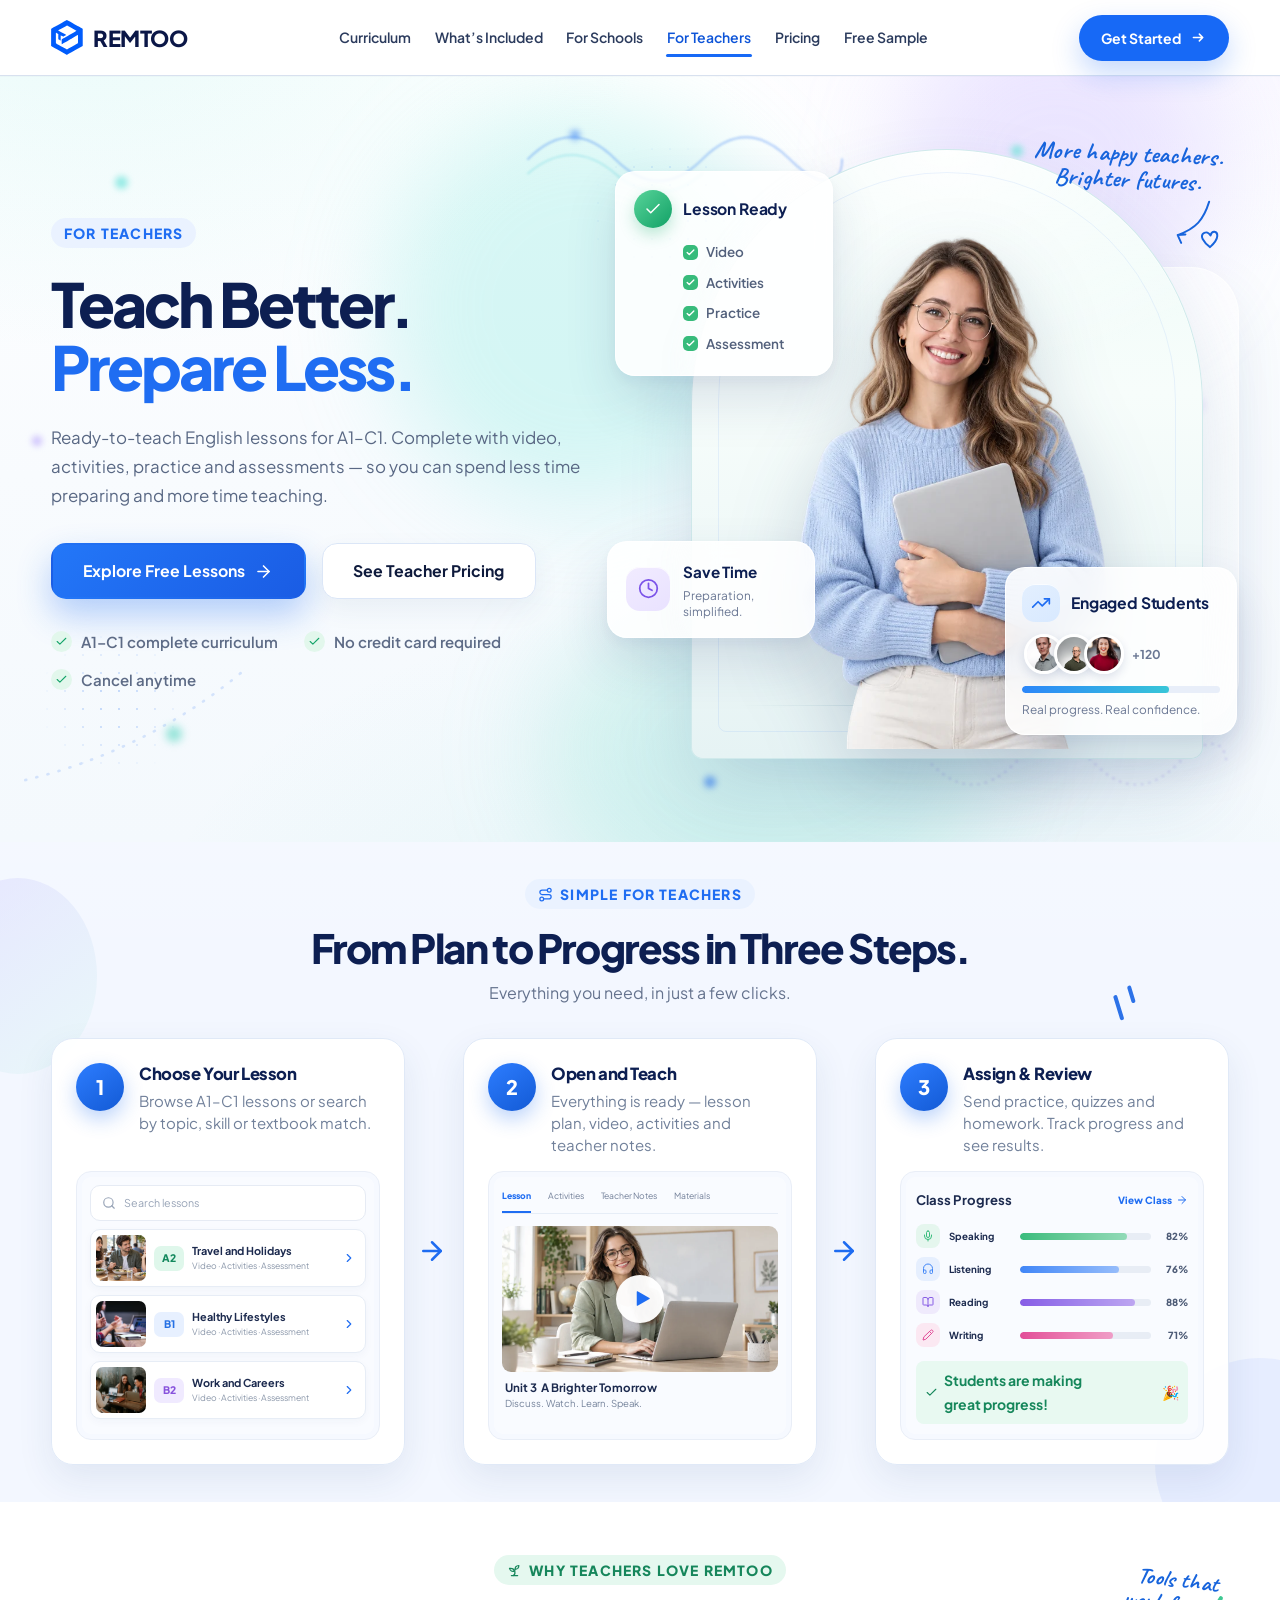
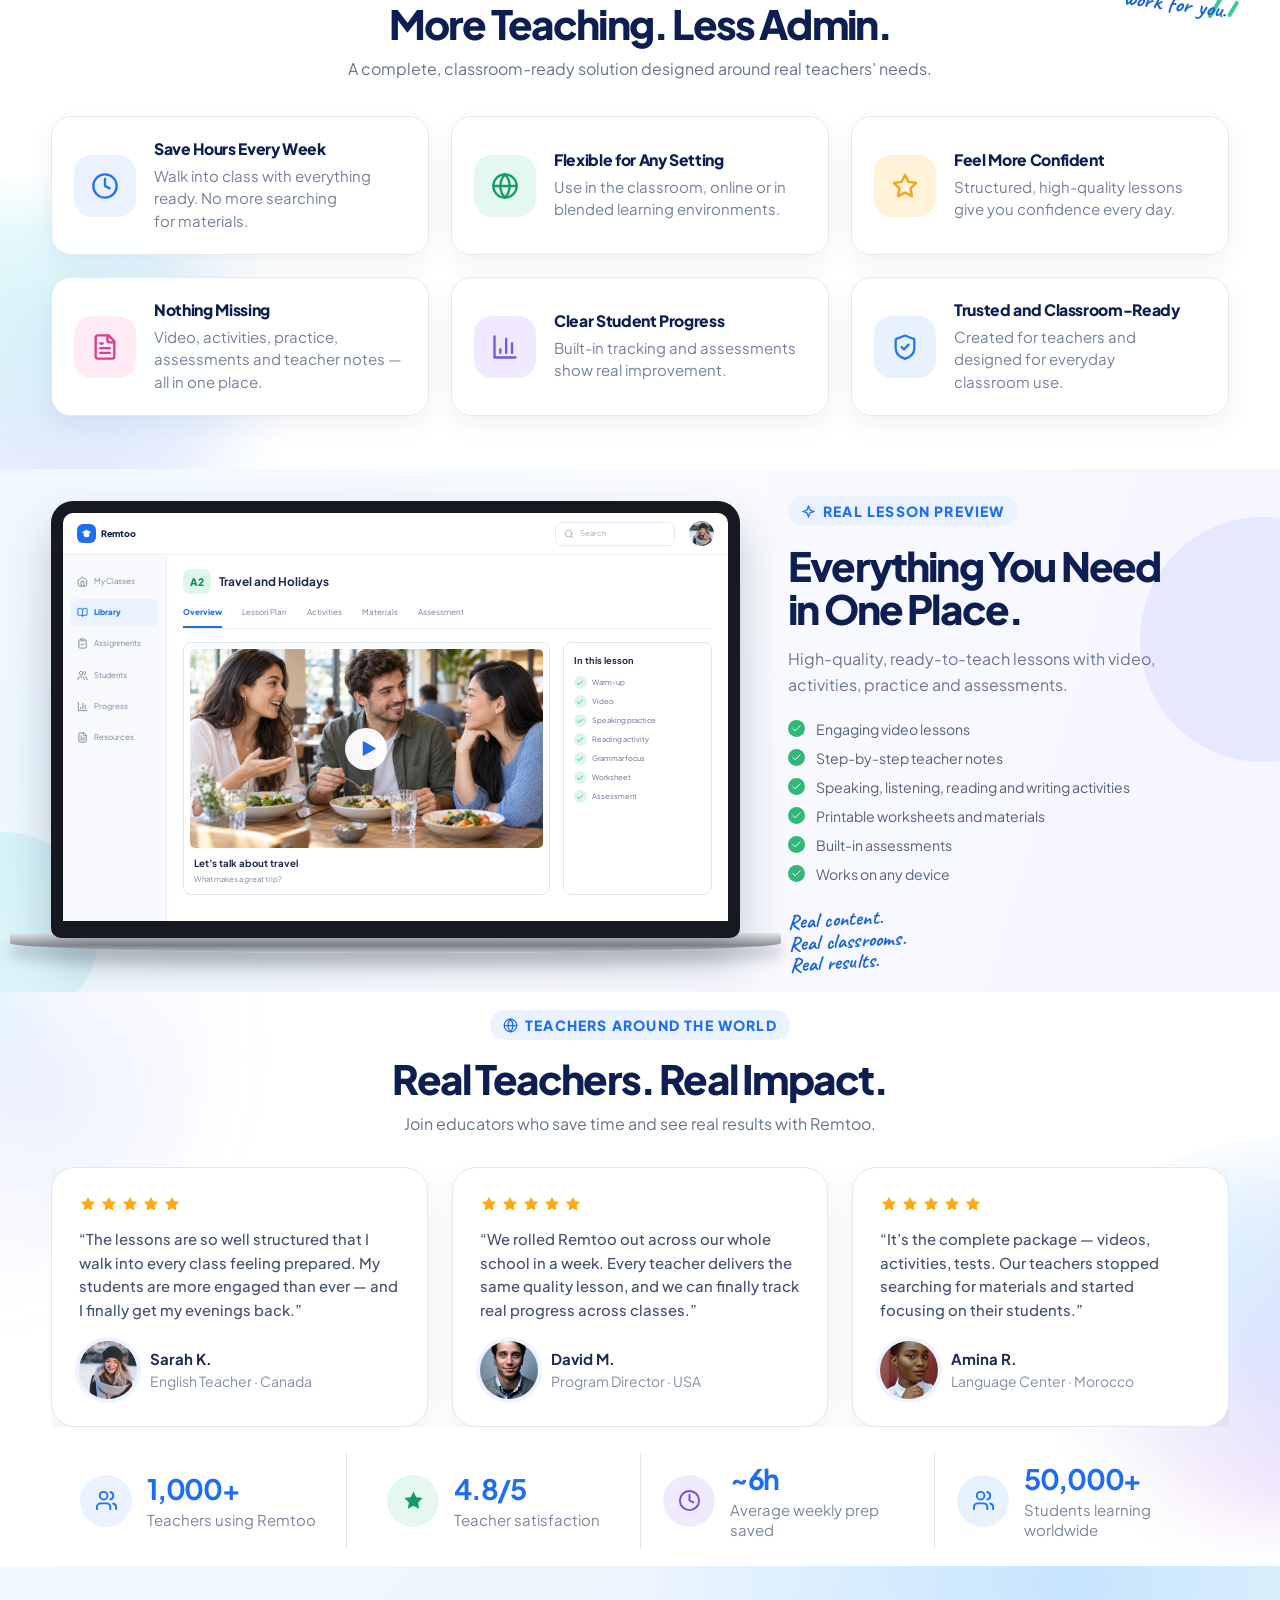
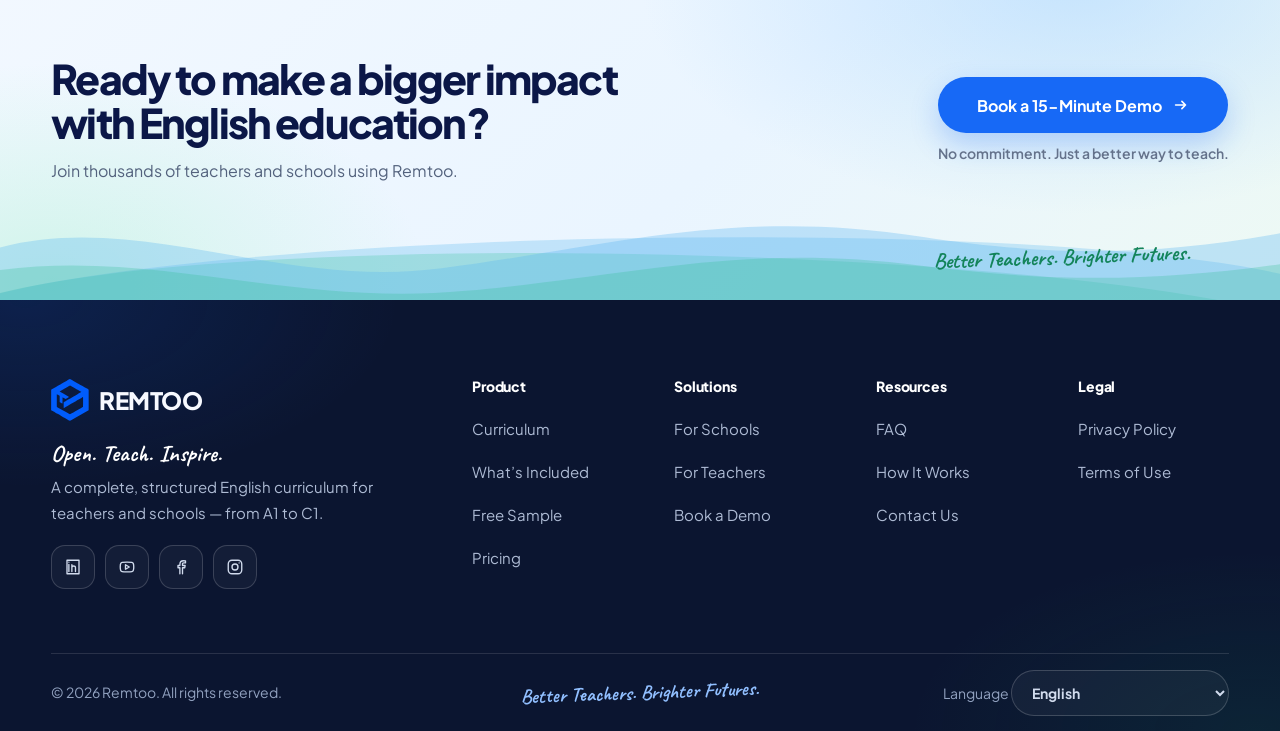
<file: teachers.html>
<!doctype html>
<html lang="en">
<head>
  <meta charset="UTF-8" />
  <meta name="viewport" content="width=device-width, initial-scale=1.0" />
  <meta name="color-scheme" content="light dark" />
  <meta name="theme-color" content="#ffffff" media="(prefers-color-scheme: light)" />
  <meta name="theme-color" content="#071221" media="(prefers-color-scheme: dark)" />
  <title>For Teachers — Teach Better. Prepare Less. | Remtoo</title>
  <meta name="description" content="Remtoo gives English teachers a complete A1–C1 curriculum of ready-to-teach lessons, videos, and activities — cutting preparation from hours to minutes. Start with free lessons." />
  <link rel="icon" type="image/svg+xml" href="assets/logos/favicon.svg" />
  <link rel="canonical" href="https://remtoo.com/teachers.html" />
  <meta property="og:type" content="website" />
  <meta property="og:title" content="For Teachers — Teach Better. Prepare Less. | Remtoo" />
  <meta property="og:description" content="A complete, ready-to-teach English curriculum for individual teachers — from A1 to C1." />
  <meta property="og:url" content="https://remtoo.com/teachers.html" />
  <link rel="preconnect" href="https://fonts.googleapis.com" />
  <link rel="preconnect" href="https://fonts.gstatic.com" crossorigin />
  <link href="https://fonts.googleapis.com/css2?family=Plus+Jakarta+Sans:ital,wght@0,400;0,500;0,600;0,700;0,800;1,500&family=Caveat:wght@600;700&display=swap" rel="stylesheet" />
  <link rel="stylesheet" href="css/variables.css" />
  <link rel="stylesheet" href="css/style.css" />
  <link rel="stylesheet" href="css/teachers.css" />
  <script>
    // Progressive enhancement gate + fail-safe: if main.js has not signalled
    // readiness within 1.5s, remove the gate so no content stays hidden.
    document.documentElement.classList.add("js");
    setTimeout(function () {
      if (!window.__remtooReady) document.documentElement.classList.remove("js");
    }, 1500);
  </script>
  <link rel="stylesheet" href="css/site-system.css" />
</head>
<body id="top" class="teachers-page">
  <a class="skip-link" href="#main">Skip to main content</a>
  <!-- ============================== SVG ICON SPRITE ============================== -->
  <svg xmlns="http://www.w3.org/2000/svg" style="display:none" aria-hidden="true">
    <defs>
      <symbol id="i-check" viewBox="0 0 24 24"><path d="M20 6 9 17l-5-5"/></symbol>
      <symbol id="i-arrow-right" viewBox="0 0 24 24"><path d="M5 12h14"/><path d="m12 5 7 7-7 7"/></symbol>
      <symbol id="i-chevron-right" viewBox="0 0 24 24"><path d="m9 18 6-6-6-6"/></symbol>
      <symbol id="i-chevron-down" viewBox="0 0 24 24"><path d="m6 9 6 6 6-6"/></symbol>
      <symbol id="i-play" viewBox="0 0 24 24"><path d="M6 3.5v17a.7.7 0 0 0 1 .6l15-8.5a.7.7 0 0 0 0-1.2L7 2.9a.7.7 0 0 0-1 .6Z"/></symbol>
      <symbol id="i-sparkles" viewBox="0 0 24 24"><path d="m12 3 1.9 5.8a2 2 0 0 0 1.3 1.3L21 12l-5.8 1.9a2 2 0 0 0-1.3 1.3L12 21l-1.9-5.8a2 2 0 0 0-1.3-1.3L3 12l5.8-1.9a2 2 0 0 0 1.3-1.3L12 3Z"/></symbol>
      <symbol id="i-shield-check" viewBox="0 0 24 24"><path d="M20 13c0 5-3.5 7.5-7.7 9a.6.6 0 0 1-.6 0C7.5 20.5 4 18 4 13V6a1 1 0 0 1 .7-1c2-.6 4.4-1.4 6.7-2.6a1.2 1.2 0 0 1 1.2 0c2.3 1.2 4.7 2 6.7 2.6a1 1 0 0 1 .7 1z"/><path d="m9 12 2 2 4-4"/></symbol>
      <symbol id="i-layers" viewBox="0 0 24 24"><path d="m12.83 2.18a2 2 0 0 0-1.66 0L2.6 6.08a1 1 0 0 0 0 1.83l8.58 3.91a2 2 0 0 0 1.66 0l8.58-3.9a1 1 0 0 0 0-1.83Z"/><path d="m22 17.65-9.17 4.16a2 2 0 0 1-1.66 0L2 17.65"/><path d="m22 12.65-9.17 4.16a2 2 0 0 1-1.66 0L2 12.65"/></symbol>
      <symbol id="i-sprout" viewBox="0 0 24 24"><path d="M7 20h10"/><path d="M10 20c5.5-2.5.8-6.4 3-10"/><path d="M9.5 9.4c1.1.8 1.8 2.2 2.3 3.7-2 .4-3.5.4-4.8-.3-1.2-.6-2.3-1.9-3-4.2 2.8-.5 4.4 0 5.5.8z"/><path d="M14.1 6a7 7 0 0 0-1.1 4c1.9-.1 3.3-.6 4.3-1.4 1-1 1.6-2.3 1.7-4.6-2.7.1-4 1-4.9 2z"/></symbol>
      <symbol id="i-book-open" viewBox="0 0 24 24"><path d="M12 7v14"/><path d="M3 18a1 1 0 0 1-1-1V4a1 1 0 0 1 1-1h5a4 4 0 0 1 4 4 4 4 0 0 1 4-4h5a1 1 0 0 1 1 1v13a1 1 0 0 1-1 1h-6a3 3 0 0 0-3 3 3 3 0 0 0-3-3z"/></symbol>
      <symbol id="i-book" viewBox="0 0 24 24"><path d="M4 19.5v-15A2.5 2.5 0 0 1 6.5 2H20v20H6.5a2.5 2.5 0 0 1 0-5H20"/></symbol>
      <symbol id="i-users" viewBox="0 0 24 24"><path d="M16 21v-2a4 4 0 0 0-4-4H6a4 4 0 0 0-4 4v2"/><circle cx="9" cy="7" r="4"/><path d="M22 21v-2a4 4 0 0 0-3-3.87"/><path d="M16 3.13a4 4 0 0 1 0 7.75"/></symbol>
      <symbol id="i-mountain" viewBox="0 0 24 24"><path d="m8 3 4 8 5-5 5 15H2L8 3z"/></symbol>
      <symbol id="i-clock" viewBox="0 0 24 24"><circle cx="12" cy="12" r="10"/><path d="M12 6v6l4 2"/></symbol>
      <symbol id="i-file-text" viewBox="0 0 24 24"><path d="M15 2H6a2 2 0 0 0-2 2v16a2 2 0 0 0 2 2h12a2 2 0 0 0 2-2V7Z"/><path d="M14 2v4a2 2 0 0 0 2 2h4"/><path d="M10 9H8"/><path d="M16 13H8"/><path d="M16 17H8"/></symbol>
      <symbol id="i-video" viewBox="0 0 24 24"><path d="m16 13 5.2 3.1a.5.5 0 0 0 .8-.4V8.3a.5.5 0 0 0-.8-.4L16 11"/><rect x="2" y="6" width="14" height="12" rx="2"/></symbol>
      <symbol id="i-message-circle" viewBox="0 0 24 24"><path d="M7.9 20A9 9 0 1 0 4 16.1L2 22Z"/></symbol>
      <symbol id="i-pencil" viewBox="0 0 24 24"><path d="M17 3a2.85 2.83 0 1 1 4 4L7.5 20.5 2 22l1.5-5.5Z"/><path d="m15 5 4 4"/></symbol>
      <symbol id="i-grid" viewBox="0 0 24 24"><rect width="7" height="7" x="3" y="3" rx="1"/><rect width="7" height="7" x="14" y="3" rx="1"/><rect width="7" height="7" x="14" y="14" rx="1"/><rect width="7" height="7" x="3" y="14" rx="1"/></symbol>
      <symbol id="i-clipboard-check" viewBox="0 0 24 24"><rect width="8" height="4" x="8" y="2" rx="1"/><path d="M16 4h2a2 2 0 0 1 2 2v14a2 2 0 0 1-2 2H6a2 2 0 0 1-2-2V6a2 2 0 0 1 2-2h2"/><path d="m9 14 2 2 4-4"/></symbol>
      <symbol id="i-award" viewBox="0 0 24 24"><circle cx="12" cy="8" r="6"/><path d="M15.477 12.89 17 22l-5-3-5 3 1.523-9.11"/></symbol>
      <symbol id="i-star" viewBox="0 0 24 24"><path d="M12 2.5l2.95 5.98 6.6.96-4.78 4.66 1.13 6.58L12 17.58l-5.9 3.1 1.13-6.58L2.45 9.44l6.6-.96L12 2.5Z"/></symbol>
      <symbol id="i-globe" viewBox="0 0 24 24"><circle cx="12" cy="12" r="10"/><path d="M12 2a14.5 14.5 0 0 0 0 20 14.5 14.5 0 0 0 0-20"/><path d="M2 12h20"/></symbol>
      <symbol id="i-package" viewBox="0 0 24 24"><path d="M21 8a2 2 0 0 0-1-1.73l-7-4a2 2 0 0 0-2 0l-7 4A2 2 0 0 0 3 8v8a2 2 0 0 0 1 1.73l7 4a2 2 0 0 0 2 0l7-4A2 2 0 0 0 21 16Z"/><path d="m3.3 7 8.7 5 8.7-5"/><path d="M12 22V12"/></symbol>
      <symbol id="i-route" viewBox="0 0 24 24"><circle cx="6" cy="19" r="3"/><path d="M9 19h8.5a3.5 3.5 0 0 0 0-7h-11a3.5 3.5 0 0 1 0-7H15"/><circle cx="18" cy="5" r="3"/></symbol>
      <symbol id="i-trending-up" viewBox="0 0 24 24"><path d="m22 7-8.5 8.5-5-5L2 17"/><path d="M16 7h6v6"/></symbol>
      <symbol id="i-zap" viewBox="0 0 24 24"><path d="M4 14a1 1 0 0 1-.78-1.63l9.9-10.2a.5.5 0 0 1 .86.46l-1.92 6.02A1 1 0 0 0 13 10h7a1 1 0 0 1 .78 1.63l-9.9 10.2a.5.5 0 0 1-.86-.46l1.92-6.02A1 1 0 0 0 11 14z"/></symbol>
      <symbol id="i-graduation-cap" viewBox="0 0 24 24"><path d="M22 10 12 5 2 10l10 5 10-5z"/><path d="M6 12v5c0 1.7 2.7 3 6 3s6-1.3 6-3v-5"/></symbol>
      <symbol id="i-building" viewBox="0 0 24 24"><rect width="16" height="12" x="4" y="2" rx="1"/><path d="M2 22h20"/><path d="M9 22v-4h6v4"/><path d="M8 6h.01"/><path d="M16 6h.01"/><path d="M12 6h.01"/><path d="M8 10h.01"/><path d="M16 10h.01"/><path d="M12 10h.01"/><path d="M8 14h.01"/><path d="M16 14h.01"/><path d="M12 14h.01"/></symbol>
      <symbol id="i-bar-chart" viewBox="0 0 24 24"><path d="M3 3v18h18"/><path d="M18 17V9"/><path d="M13 17V5"/><path d="M8 17v-3"/></symbol>
      <symbol id="i-search" viewBox="0 0 24 24"><circle cx="11" cy="11" r="8"/><path d="m21 21-4.3-4.3"/></symbol>
      <symbol id="i-bell" viewBox="0 0 24 24"><path d="M6 8a6 6 0 0 1 12 0c0 7 3 9 3 9H3s3-2 3-9"/><path d="M10.3 21a1.94 1.94 0 0 0 3.4 0"/></symbol>
      <symbol id="i-home" viewBox="0 0 24 24"><path d="m3 9 9-7 9 7v11a2 2 0 0 1-2 2H5a2 2 0 0 1-2-2z"/><path d="M9 22V12h6v10"/></symbol>
      <symbol id="i-mic" viewBox="0 0 24 24"><path d="M12 2a3 3 0 0 0-3 3v7a3 3 0 0 0 6 0V5a3 3 0 0 0-3-3Z"/><path d="M19 10v2a7 7 0 0 1-14 0v-2"/><path d="M12 19v3"/></symbol>
      <symbol id="i-volume" viewBox="0 0 24 24"><path d="M11 4.7a.7.7 0 0 1 1.2-.5L16 8h2.5a2 2 0 0 1 2 2v4a2 2 0 0 1-2 2H16l-3.8 3.8a.7.7 0 0 1-1.2-.5z"/><path d="M19.5 9.5a4 4 0 0 1 0 5"/></symbol>
      <symbol id="i-maximize" viewBox="0 0 24 24"><path d="M8 3H5a2 2 0 0 0-2 2v3"/><path d="M21 8V5a2 2 0 0 0-2-2h-3"/><path d="M3 16v3a2 2 0 0 0 2 2h3"/><path d="M16 21h3a2 2 0 0 0 2-2v-3"/></symbol>
      <symbol id="i-quote" viewBox="0 0 24 24"><path d="M16 3a2 2 0 0 0-2 2v6a2 2 0 0 0 2 2 1 1 0 0 1 1 1v1a2 2 0 0 1-2 2 1 1 0 0 0-1 1v2a1 1 0 0 0 1 1 6 6 0 0 0 6-6V5a2 2 0 0 0-2-2z"/><path d="M5 3a2 2 0 0 0-2 2v6a2 2 0 0 0 2 2 1 1 0 0 1 1 1v1a2 2 0 0 1-2 2 1 1 0 0 0-1 1v2a1 1 0 0 0 1 1 6 6 0 0 0 6-6V5a2 2 0 0 0-2-2z"/></symbol>
      <symbol id="i-facebook" viewBox="0 0 24 24"><path d="M18 2h-3a5 5 0 0 0-5 5v3H7v4h3v8h4v-8h3l1-4h-4V7a1 1 0 0 1 1-1h3z"/></symbol>
      <symbol id="i-instagram" viewBox="0 0 24 24"><rect width="20" height="20" x="2" y="2" rx="5"/><path d="M16 11.37A4 4 0 1 1 12.63 8 4 4 0 0 1 16 11.37z"/><path d="M17.5 6.5h.01"/></symbol>
      <symbol id="i-twitter" viewBox="0 0 24 24"><path d="M22 4s-.7 2.1-2 3.4c1.6 10-9.4 17.3-18 11.6 2.2.1 4.4-.6 6-2C3 15.5.5 9.6 3 5c2.2 2.6 5.6 4.1 9 4-.9-4.2 4-6.6 7-3.8 1.1 0 3-1.2 3-1.2z"/></symbol>
      <symbol id="i-youtube" viewBox="0 0 24 24"><path d="M2.5 17a24.12 24.12 0 0 1 0-10 2 2 0 0 1 1.4-1.4 49.56 49.56 0 0 1 16.2 0A2 2 0 0 1 21.5 7a24.12 24.12 0 0 1 0 10 2 2 0 0 1-1.4 1.4 49.55 49.55 0 0 1-16.2 0A2 2 0 0 1 2.5 17"/><path d="m10 15 5-3-5-3z"/></symbol>
      <symbol id="i-linkedin" viewBox="0 0 24 24"><path d="M16 8a6 6 0 0 1 6 6v7h-4v-7a2 2 0 0 0-2-2 2 2 0 0 0-2 2v7h-4v-7a6 6 0 0 1 6-6z"/><rect width="4" height="12" x="2" y="9"/><circle cx="4" cy="4" r="2"/></symbol>
      <symbol id="i-plane" viewBox="0 0 24 24"><path d="M22 2 11 13"/><path d="M22 2 15 22l-4-9-9-4z"/></symbol>
      <symbol id="i-download" viewBox="0 0 24 24"><path d="M21 15v4a2 2 0 0 1-2 2H5a2 2 0 0 1-2-2v-4"/><path d="m7 10 5 5 5-5"/><path d="M12 15V3"/></symbol>
      <symbol id="i-list" viewBox="0 0 24 24"><path d="M8 6h13"/><path d="M8 12h13"/><path d="M8 18h13"/><path d="M3 6h.01"/><path d="M3 12h.01"/><path d="M3 18h.01"/></symbol>
      <symbol id="i-badge-check" viewBox="0 0 24 24"><path d="M3.85 8.62a4 4 0 0 1 4.78-4.77 4 4 0 0 1 6.74 0 4 4 0 0 1 4.78 4.78 4 4 0 0 1 0 6.74 4 4 0 0 1-4.77 4.78 4 4 0 0 1-6.75 0 4 4 0 0 1-4.78-4.77 4 4 0 0 1 0-6.76Z"/><path d="m9 12 2 2 4-4"/></symbol>
      <symbol id="i-gift" viewBox="0 0 24 24"><rect x="3" y="8" width="18" height="4" rx="1"/><path d="M12 8v13"/><path d="M19 12v7a2 2 0 0 1-2 2H7a2 2 0 0 1-2-2v-7"/><path d="M7.5 8a2.5 2.5 0 0 1 0-5C11 3 12 8 12 8s1-5 4.5-5a2.5 2.5 0 0 1 0 5"/></symbol>
      <symbol id="i-tag" viewBox="0 0 24 24"><path d="M12.586 2.586A2 2 0 0 0 11.172 2H4a2 2 0 0 0-2 2v7.172a2 2 0 0 0 .586 1.414l8.704 8.704a2.426 2.426 0 0 0 3.42 0l6.58-6.58a2.426 2.426 0 0 0 0-3.42z"/><circle cx="7.5" cy="7.5" r=".5"/></symbol>
      <symbol id="i-logo" viewBox="0 0 24 24"><path d="M22 9.5 12 4 2 9.5l10 5.5 10-5.5z"/><path d="M6 12.2V17c0 1.7 2.7 3 6 3s6-1.3 6-3v-4.8"/></symbol>
      <symbol id="i-calendar" viewBox="0 0 24 24"><path d="M8 2v4"/><path d="M16 2v4"/><rect width="18" height="18" x="3" y="4" rx="2"/><path d="M3 10h18"/></symbol>
      <symbol id="i-mail" viewBox="0 0 24 24"><rect width="20" height="16" x="2" y="4" rx="2"/><path d="m22 7-8.97 5.7a1.94 1.94 0 0 1-2.06 0L2 7"/></symbol>
      <symbol id="i-credit-card" viewBox="0 0 24 24"><rect width="20" height="14" x="2" y="5" rx="2"/><path d="M2 10h20"/></symbol>
      <symbol id="i-percent" viewBox="0 0 24 24"><path d="M19 5 5 19"/><circle cx="6.5" cy="6.5" r="2.5"/><circle cx="17.5" cy="17.5" r="2.5"/></symbol>
      <symbol id="i-refresh" viewBox="0 0 24 24"><path d="M3 12a9 9 0 0 1 15-6.7L21 8"/><path d="M21 3v5h-5"/><path d="M21 12a9 9 0 0 1-15 6.7L3 16"/><path d="M3 21v-5h5"/></symbol>
      <symbol id="i-headphones" viewBox="0 0 24 24"><path d="M3 14h3a2 2 0 0 1 2 2v3a2 2 0 0 1-2 2H5a2 2 0 0 1-2-2v-5Z"/><path d="M21 14h-3a2 2 0 0 0-2 2v3a2 2 0 0 0 2 2h1a2 2 0 0 0 2-2v-5Z"/><path d="M3 14v-3a9 9 0 0 1 18 0v3"/></symbol>
    </defs>
  </svg>

  <!-- ============================== HEADER ============================== -->
  <!-- site-header:start -->
  <script>
    (function () {
      document.documentElement.classList.add("site-shell-js");
      if (document.body) document.body.classList.add("site-shell-js");
      window.__remtooShellFallbackTimer = window.setTimeout(function () {
        if (!window.__remtooShellReady) {
          document.documentElement.classList.remove("site-shell-js", "site-shell-nav-open");
          if (document.body) document.body.classList.remove("site-shell-js", "site-shell-nav-open");
        }
      }, 1500);
    })();
  </script>
  <header class="global-header" id="global-header" data-site-header>
    <div class="global-header__inner">
      <a class="global-brand" href="index.html" aria-label="Remtoo home">
            <img class="global-brand__icon" src="assets/logos/remtoo-icon.svg" alt="" width="209" height="230" aria-hidden="true" decoding="async" />
            <span class="global-brand__wordmark">REMTOO</span>
          </a>

      <nav class="global-desktop-nav" aria-label="Main navigation">
        <a class="global-nav-link" data-nav-route="curriculum.html" href="curriculum.html">Curriculum</a>
        <a class="global-nav-link" data-nav-route="whats-included.html" href="whats-included.html">What&rsquo;s Included</a>
        <a class="global-nav-link" data-nav-route="schools.html" href="schools.html">For Schools</a>
        <a class="global-nav-link" data-nav-route="teachers.html" href="teachers.html" aria-current="page">For Teachers</a>
        <a class="global-nav-link" data-nav-route="pricing.html" href="pricing.html">Pricing</a>
        <a class="global-nav-link" data-nav-route="free-sample.html" href="free-sample.html">Free Sample</a>
      </nav>

      <a class="global-header-cta" href="pricing.html">
        <span>Get Started</span>
        <svg class="global-icon" viewBox="0 0 20 20" aria-hidden="true">
          <path d="M4 10h11m-4-4 4 4-4 4" />
        </svg>
      </a>

      <button
        class="global-menu-toggle"
        type="button"
        aria-expanded="false"
        aria-controls="global-mobile-nav"
        aria-label="Open navigation"
        data-mobile-nav-toggle
      >
        <span aria-hidden="true"></span>
      </button>
    </div>

    <div class="global-mobile-nav" id="global-mobile-nav" data-mobile-nav>
      <button
        class="global-mobile-nav__backdrop"
        type="button"
        tabindex="-1"
        aria-label="Close navigation"
        data-mobile-nav-close
      ></button>
      <div class="global-mobile-nav__panel" aria-label="Mobile navigation">
        <div class="global-mobile-nav__head">
          <a class="global-brand global-mobile-nav__brand" href="index.html" aria-label="Remtoo home">
            <img class="global-brand__icon" src="assets/logos/remtoo-icon.svg" alt="" width="209" height="230" aria-hidden="true" decoding="async" />
            <span class="global-brand__wordmark">REMTOO</span>
          </a>
          <button class="global-mobile-nav__close" type="button" aria-label="Close navigation" data-mobile-nav-close>
            <svg class="global-icon" viewBox="0 0 20 20" aria-hidden="true">
              <path d="m5 5 10 10M15 5 5 15" />
            </svg>
          </button>
        </div>

        <nav class="global-mobile-nav__links" aria-label="Mobile navigation links">
          <a class="global-mobile-nav__link" data-nav-route="curriculum.html" href="curriculum.html">
            <span class="global-mobile-nav__icon" aria-hidden="true">
              <svg class="global-icon" viewBox="0 0 24 24"><path d="M12 6.5C10.4 5.2 8.3 4.5 6 4.5H2.5v13H6c2.3 0 4.4.7 6 2 1.6-1.3 3.7-2 6-2h3.5v-13H18c-2.3 0-4.4.7-6 2Zm0 0V21.5" /></svg>
            </span>
            <span class="global-mobile-nav__label">Curriculum</span>
            <svg class="global-icon global-mobile-nav__chevron" viewBox="0 0 20 20" aria-hidden="true"><path d="m7 4.5 5.5 5.5L7 15.5" /></svg>
          </a>
          <a class="global-mobile-nav__link" data-nav-route="whats-included.html" href="whats-included.html">
            <span class="global-mobile-nav__icon" aria-hidden="true">
              <svg class="global-icon" viewBox="0 0 24 24"><path d="M21 7.6 12 3 3 7.6v8.8L12 21l9-4.6V7.6ZM3 7.6 12 12.2m9-4.6L12 12.2m0 0V21" /></svg>
            </span>
            <span class="global-mobile-nav__label">What&rsquo;s Included</span>
            <svg class="global-icon global-mobile-nav__chevron" viewBox="0 0 20 20" aria-hidden="true"><path d="m7 4.5 5.5 5.5L7 15.5" /></svg>
          </a>
          <a class="global-mobile-nav__link" data-nav-route="schools.html" href="schools.html">
            <span class="global-mobile-nav__icon" aria-hidden="true">
              <svg class="global-icon" viewBox="0 0 24 24"><path d="M3.5 21h17M5.5 21V6.6L12 3.2l6.5 3.4V21M12 6.4v2M9.2 9.6h.01M14.8 9.6h.01M9.2 12.8h.01M14.8 12.8h.01M9.2 16h.01M14.8 16h.01" /></svg>
            </span>
            <span class="global-mobile-nav__label">For Schools</span>
            <svg class="global-icon global-mobile-nav__chevron" viewBox="0 0 20 20" aria-hidden="true"><path d="m7 4.5 5.5 5.5L7 15.5" /></svg>
          </a>
          <a class="global-mobile-nav__link" data-nav-route="teachers.html" href="teachers.html">
            <span class="global-mobile-nav__icon" aria-hidden="true">
              <svg class="global-icon" viewBox="0 0 24 24"><path d="M12 4 2.5 8.5 12 13l9.5-4.5L12 4ZM6 10.9V15c0 1.8 2.7 3.2 6 3.2s6-1.4 6-3.2v-4.1M21.5 9v5" /></svg>
            </span>
            <span class="global-mobile-nav__label">For Teachers</span>
            <svg class="global-icon global-mobile-nav__chevron" viewBox="0 0 20 20" aria-hidden="true"><path d="m7 4.5 5.5 5.5L7 15.5" /></svg>
          </a>
          <a class="global-mobile-nav__link" data-nav-route="pricing.html" href="pricing.html">
            <span class="global-mobile-nav__icon" aria-hidden="true">
              <svg class="global-icon" viewBox="0 0 24 24"><path d="M3.5 11.5v-7a1 1 0 0 1 1-1h7L21 13l-8 8-9.5-9.5ZM7.5 7.5h.01" /></svg>
            </span>
            <span class="global-mobile-nav__label">Pricing</span>
            <svg class="global-icon global-mobile-nav__chevron" viewBox="0 0 20 20" aria-hidden="true"><path d="m7 4.5 5.5 5.5L7 15.5" /></svg>
          </a>
          <a class="global-mobile-nav__link" data-nav-route="free-sample.html" href="free-sample.html">
            <span class="global-mobile-nav__icon" aria-hidden="true">
              <svg class="global-icon" viewBox="0 0 24 24"><path d="M20 11.5v9a.5.5 0 0 1-.5.5h-15a.5.5 0 0 1-.5-.5v-9M2.5 8h19v3.5h-19zM12 8v13M12 8S7.5 8.2 6.5 6c-.7-1.6.6-3 2-2.6 2 .7 3.5 4.6 3.5 4.6Zm0 0s4.5.2 5.5-2c.7-1.6-.6-3-2-2.6-2 .7-3.5 4.6-3.5 4.6Z" /></svg>
            </span>
            <span class="global-mobile-nav__label">Free Sample</span>
            <svg class="global-icon global-mobile-nav__chevron" viewBox="0 0 20 20" aria-hidden="true"><path d="m7 4.5 5.5 5.5L7 15.5" /></svg>
          </a>
        </nav>

        <div class="global-mobile-nav__footer">
          <a class="global-header-cta global-mobile-nav__cta" href="pricing.html">
            <span>Get Started</span>
            <svg class="global-icon" viewBox="0 0 20 20" aria-hidden="true">
              <path d="M4 10h11m-4-4 4 4-4 4" />
            </svg>
          </a>
          <div class="global-mobile-nav__decor" aria-hidden="true">
            <svg class="global-mobile-nav__flight" viewBox="0 0 170 110">
              <path class="global-mobile-nav__flight-path" d="M6 102C52 100 84 16 128 18c24 1 32 32 36 78" />
            </svg>
            <svg class="global-mobile-nav__plane" viewBox="0 0 40 40">
              <path class="global-mobile-nav__plane-body" d="M37 3 3.6 16.4c-1 .4-1 1.8.1 2.1l8.7 2.6 2.9 8.7c.3 1 1.6 1.2 2.2.3l4.4-6 8.4 5.5c.8.5 1.8.1 2.1-.8L38.8 4.5C39.1 3.5 38 2.6 37 3Z" />
              <path class="global-mobile-nav__plane-fold" d="M13.5 21.2 33.6 9.2 16.7 27.4l-.2 3.9-3-10.1Z" />
            </svg>
            <svg class="global-mobile-nav__wave" viewBox="0 0 360 84" preserveAspectRatio="none">
              <path class="global-mobile-nav__wave-back" d="M0 48C56 24 122 22 180 34c52 10 108 8 180-16v66H0Z" />
              <path class="global-mobile-nav__wave-front" d="M0 62C64 44 128 42 188 52c56 9 116 4 172-14v46H0Z" />
            </svg>
            <p class="global-mobile-nav__tagline">Small steps.
              <span class="global-mobile-nav__tagline-accent">Big futures.<svg class="global-mobile-nav__swoosh" viewBox="0 0 96 7"><path class="global-mobile-nav__swoosh-path" d="M2 5.5C28 1 62 1 94 3.5" /></svg></span>
            </p>
          </div>
        </div>
      </div>
    </div>
  </header>
  <!-- site-header:end -->

  <main id="main">
    <!-- ============================== HERO ============================== -->
    <section class="t-hero" aria-labelledby="t-hero-title">
      <div class="t-atmosphere" aria-hidden="true">
        <span class="t-glow t-glow--hero-cyan"></span>
        <span class="t-glow t-glow--hero-lav"></span>
        <span class="t-glow t-glow--hero-mint"></span>
        <span class="t-dots t-dots--hero"></span>
        <span class="t-dots t-dots--hero-b"></span>
        <svg class="t-hero-curve" viewBox="0 0 220 120" fill="none" aria-hidden="true">
          <path d="M6 112C74 96 150 62 214 8" stroke="rgba(31,109,242,.16)" stroke-width="2.5" stroke-linecap="round" stroke-dasharray="1 10" />
        </svg>
        <svg class="t-wave t-wave--a" viewBox="0 0 440 120" fill="none" aria-hidden="true">
          <path d="M4 62C44 22 84 22 124 62S204 102 244 62 324 22 364 62 436 102 436 62" stroke="rgba(31,109,242,.35)" stroke-width="2.5" />
          <path d="M4 82C44 48 84 48 124 82S204 116 244 82" stroke="rgba(56,198,216,.28)" stroke-width="2" />
        </svg>
        <svg class="t-wave t-wave--b" viewBox="0 0 440 120" fill="none" aria-hidden="true">
          <path d="M4 62C44 102 84 102 124 62S204 22 244 62 324 102 364 62 436 22 436 62" stroke="rgba(124,96,232,.32)" stroke-width="2.5" stroke-dasharray="1 10" />
        </svg>
        <span class="t-bdot t-bdot--1"></span>
        <span class="t-bdot t-bdot--2"></span>
        <span class="t-bdot t-bdot--3"></span>
        <span class="t-bdot t-bdot--4"></span>
        <span class="t-bdot t-bdot--5"></span>
        <span class="t-bdot t-bdot--6"></span>
        <span class="t-bdot t-bdot--7"></span>
        <span class="t-bdot t-bdot--8"></span>
      </div>

      <div class="t-container t-hero-grid">
        <div class="t-hero-copy reveal">
          <p class="t-eyebrow">For Teachers</p>
          <h1 id="t-hero-title">Teach Better.<br /><span>Prepare Less.</span></h1>
          <p class="t-hero-lead">
            Ready-to-teach English lessons for A1–C1. Complete with video, activities,
            practice and assessments — so you can spend less time preparing and more time teaching.
          </p>
          <div class="t-actions">
            <a class="btn btn-primary btn-lg" href="free-sample.html">
              Explore Free Lessons
              <svg class="ic" aria-hidden="true"><use href="#i-arrow-right"/></svg>
            </a>
            <a class="btn btn-outline btn-lg" href="pricing.html">See Teacher Pricing</a>
          </div>
          <ul class="t-trust" aria-label="Teacher plan highlights">
            <li><svg class="ic" aria-hidden="true"><use href="#i-check"/></svg>A1–C1 complete curriculum</li>
            <li><svg class="ic" aria-hidden="true"><use href="#i-check"/></svg>No credit card required</li>
            <li><svg class="ic" aria-hidden="true"><use href="#i-check"/></svg>Cancel anytime</li>
          </ul>
        </div>

        <div class="t-hero-visual reveal" style="--reveal-delay:.12s">
          <div class="t-hero-glass" aria-hidden="true"></div>
          <div class="t-hero-panel" aria-hidden="true">
            <span class="t-hero-ring"></span>
            <span class="t-hero-floor"></span>
          </div>
          <img
            class="t-hero-teacher"
            src="assets/images/hero/teacher-included-optimized.webp"
            alt="Smiling English teacher holding a laptop"
            width="614"
            height="920"
            fetchpriority="high"
            decoding="async"
          />

          <div class="t-float-card t-float-card--ready">
            <div class="t-float-title"><span class="t-card-check"><svg class="ic" aria-hidden="true"><use href="#i-check"/></svg></span><strong>Lesson Ready</strong></div>
            <ul>
              <li><svg class="ic" aria-hidden="true"><use href="#i-check"/></svg>Video</li>
              <li><svg class="ic" aria-hidden="true"><use href="#i-check"/></svg>Activities</li>
              <li><svg class="ic" aria-hidden="true"><use href="#i-check"/></svg>Practice</li>
              <li><svg class="ic" aria-hidden="true"><use href="#i-check"/></svg>Assessment</li>
            </ul>
          </div>

          <div class="t-float-card t-float-card--time">
            <span class="t-card-clock"><svg class="ic" aria-hidden="true"><use href="#i-clock"/></svg></span>
            <span class="t-float-note"><strong>Save Time</strong><small>Preparation, simplified.</small></span>
          </div>

          <div class="t-float-card t-float-card--students">
            <div class="t-float-title">
              <span class="t-card-graph"><svg class="ic" aria-hidden="true"><use href="#i-trending-up"/></svg></span>
              <strong>Engaged Students</strong>
            </div>
            <div class="t-avatar-stack" aria-hidden="true">
              <img src="assets/images/people/student.webp" alt="" width="42" height="42" loading="lazy" />
              <img src="assets/images/people/omar.webp" alt="" width="42" height="42" loading="lazy" />
              <img src="assets/images/people/lina.webp" alt="" width="42" height="42" loading="lazy" />
              <span class="t-avatar-more">+120</span>
            </div>
            <div class="t-progress-line" aria-hidden="true"><i></i></div>
            <small>Real progress. Real confidence.</small>
          </div>

          <div class="t-handnote t-handnote--hero" aria-hidden="true">
            More happy teachers.<br />Brighter futures.
            <svg viewBox="0 0 60 56"><path d="M48 3C43 22 36 31 17 39M17 39l8-1M17 39l4 8"/><path d="M51 38c-4-6-11-2-8 4 3 5 8 8 8 8s7-7 7-12c0-5-6-6-7 0Z"/></svg>
          </div>
          <span class="t-spark t-spark--hero" aria-hidden="true"></span>
        </div>
      </div>
    </section>

    <!-- ============================== WORKFLOW ============================== -->
    <section class="t-section t-workflow" id="how-it-works" aria-labelledby="t-how-title">
      <div class="t-atmosphere" aria-hidden="true">
        <span class="t-shape t-shape--workflow-left"></span>
        <span class="t-shape t-shape--workflow-right"></span>
        <span class="t-spark t-spark--workflow"></span>
      </div>
      <div class="t-container">
        <header class="t-section-head reveal">
          <p class="t-eyebrow"><svg class="ic" aria-hidden="true"><use href="#i-route"/></svg>Simple for Teachers</p>
          <h2 id="t-how-title">From Plan to Progress in Three Steps.</h2>
          <p>Everything you need, in just a few clicks.</p>
        </header>

        <div class="t-step-grid">
          <article class="t-step-card reveal">
            <header class="t-step-header">
              <span class="t-step-number" aria-hidden="true">1</span>
              <div><h3>Choose Your Lesson</h3><p>Browse A1–C1 lessons or search by topic, skill or textbook match.</p></div>
            </header>
            <div class="t-browser-ui" role="img" aria-label="Lesson browser preview">
              <div class="t-search-field"><svg class="ic" aria-hidden="true"><use href="#i-search"/></svg><span>Search lessons</span></div>
              <div class="t-lesson-row">
                <img src="assets/images/lessons/restaurant-conversation.webp" alt="" width="84" height="58" loading="lazy" decoding="async" />
                <span class="t-level t-level--a2">A2</span>
                <span class="t-lesson-copy"><strong>Travel and Holidays</strong><small>Video · Activities · Assessment</small></span>
                <svg class="ic" aria-hidden="true"><use href="#i-chevron-right"/></svg>
              </div>
              <div class="t-lesson-row">
                <img src="assets/images/lessons/meeting.webp" alt="" width="84" height="58" loading="lazy" decoding="async" />
                <span class="t-level t-level--b1">B1</span>
                <span class="t-lesson-copy"><strong>Healthy Lifestyles</strong><small>Video · Activities · Assessment</small></span>
                <svg class="ic" aria-hidden="true"><use href="#i-chevron-right"/></svg>
              </div>
              <div class="t-lesson-row">
                <img src="assets/images/lessons/pair-work.webp" alt="" width="84" height="58" loading="lazy" decoding="async" />
                <span class="t-level t-level--b2">B2</span>
                <span class="t-lesson-copy"><strong>Work and Careers</strong><small>Video · Activities · Assessment</small></span>
                <svg class="ic" aria-hidden="true"><use href="#i-chevron-right"/></svg>
              </div>
            </div>
          </article>

          <span class="t-step-arrow" aria-hidden="true"><svg class="ic" aria-hidden="true"><use href="#i-arrow-right"/></svg></span>

          <article class="t-step-card reveal" style="--reveal-delay:.1s">
            <header class="t-step-header">
              <span class="t-step-number" aria-hidden="true">2</span>
              <div><h3>Open and Teach</h3><p>Everything is ready — lesson plan, video, activities and teacher notes.</p></div>
            </header>
            <div class="t-lesson-ui" role="img" aria-label="Lesson preview interface">
              <div class="t-ui-tabs" aria-hidden="true"><span class="is-active">Lesson</span><span>Activities</span><span>Teacher Notes</span><span>Materials</span></div>
              <div class="t-video-frame">
                <img src="assets/images/lessons/teacher-laptop.webp" alt="Teacher presenting a video lesson" width="960" height="540" loading="lazy" decoding="async" />
                <span class="t-play" aria-hidden="true"><svg class="ic ic-fill" aria-hidden="true"><use href="#i-play"/></svg></span>
              </div>
              <div class="t-lesson-meta"><strong>Unit 3&nbsp; A Brighter Tomorrow</strong><small>Discuss. Watch. Learn. Speak.</small></div>
            </div>
          </article>

          <span class="t-step-arrow" aria-hidden="true"><svg class="ic" aria-hidden="true"><use href="#i-arrow-right"/></svg></span>

          <article class="t-step-card reveal" style="--reveal-delay:.2s">
            <header class="t-step-header">
              <span class="t-step-number" aria-hidden="true">3</span>
              <div><h3>Assign &amp; Review</h3><p>Send practice, quizzes and homework. Track progress and see results.</p></div>
            </header>
            <div class="t-progress-ui" role="img" aria-label="Class progress preview">
              <div class="t-progress-title"><strong>Class Progress</strong><span>View Class <svg class="ic" aria-hidden="true"><use href="#i-arrow-right"/></svg></span></div>
              <div class="t-progress-row t-progress-row--green"><span class="t-progress-icon"><svg class="ic" aria-hidden="true"><use href="#i-mic"/></svg></span><strong>Speaking</strong><i><b style="--value:82%"></b></i><em>82%</em></div>
              <div class="t-progress-row t-progress-row--blue"><span class="t-progress-icon"><svg class="ic" aria-hidden="true"><use href="#i-headphones"/></svg></span><strong>Listening</strong><i><b style="--value:76%"></b></i><em>76%</em></div>
              <div class="t-progress-row t-progress-row--purple"><span class="t-progress-icon"><svg class="ic" aria-hidden="true"><use href="#i-book-open"/></svg></span><strong>Reading</strong><i><b style="--value:88%"></b></i><em>88%</em></div>
              <div class="t-progress-row t-progress-row--pink"><span class="t-progress-icon"><svg class="ic" aria-hidden="true"><use href="#i-pencil"/></svg></span><strong>Writing</strong><i><b style="--value:71%"></b></i><em>71%</em></div>
              <p class="t-progress-good"><svg class="ic" aria-hidden="true"><use href="#i-check"/></svg>Students are making great progress! <span aria-hidden="true">🎉</span></p>
            </div>
          </article>
        </div>
      </div>
    </section>

    <!-- ============================== BENEFITS ============================== -->
    <section class="t-section t-benefits ambient-stage" aria-labelledby="t-benefits-title">
      <div class="t-atmosphere" aria-hidden="true">
        <span class="ambient-art ambient-art--cloud ambient-art--mint ambient-art--south-west"></span>
        <span class="t-handnote t-handnote--benefits">Tools that<br />work for you.</span>
        <span class="t-spark t-spark--benefits"></span>
      </div>
      <div class="t-container">
        <header class="t-section-head reveal">
          <p class="t-eyebrow t-eyebrow--green"><svg class="ic" aria-hidden="true"><use href="#i-sprout"/></svg>Why Teachers Love Remtoo</p>
          <h2 id="t-benefits-title">More Teaching. Less Admin.</h2>
          <p>A complete, classroom-ready solution designed around real teachers&rsquo; needs.</p>
        </header>

        <div class="t-benefit-grid">
          <article class="t-benefit-card reveal">
            <span class="t-benefit-icon t-benefit-icon--blue" aria-hidden="true"><svg class="ic" aria-hidden="true"><use href="#i-clock"/></svg></span>
            <div><h3>Save Hours Every Week</h3><p>Walk into class with everything ready. No more searching for materials.</p></div>
          </article>
          <article class="t-benefit-card reveal" style="--reveal-delay:.07s">
            <span class="t-benefit-icon t-benefit-icon--mint" aria-hidden="true"><svg class="ic" aria-hidden="true"><use href="#i-globe"/></svg></span>
            <div><h3>Flexible for Any Setting</h3><p>Use in the classroom, online or in blended learning environments.</p></div>
          </article>
          <article class="t-benefit-card reveal" style="--reveal-delay:.14s">
            <span class="t-benefit-icon t-benefit-icon--yellow" aria-hidden="true"><svg class="ic" aria-hidden="true"><use href="#i-star"/></svg></span>
            <div><h3>Feel More Confident</h3><p>Structured, high-quality lessons give you confidence every day.</p></div>
          </article>
          <article class="t-benefit-card reveal" style="--reveal-delay:.21s">
            <span class="t-benefit-icon t-benefit-icon--pink" aria-hidden="true"><svg class="ic" aria-hidden="true"><use href="#i-file-text"/></svg></span>
            <div><h3>Nothing Missing</h3><p>Video, activities, practice, assessments and teacher notes — all in one place.</p></div>
          </article>
          <article class="t-benefit-card reveal" style="--reveal-delay:.28s">
            <span class="t-benefit-icon t-benefit-icon--lav" aria-hidden="true"><svg class="ic" aria-hidden="true"><use href="#i-bar-chart"/></svg></span>
            <div><h3>Clear Student Progress</h3><p>Built-in tracking and assessments show real improvement.</p></div>
          </article>
          <article class="t-benefit-card reveal" style="--reveal-delay:.35s">
            <span class="t-benefit-icon t-benefit-icon--cyan" aria-hidden="true"><svg class="ic" aria-hidden="true"><use href="#i-shield-check"/></svg></span>
            <div><h3>Trusted and Classroom-Ready</h3><p>Created for teachers and designed for everyday classroom use.</p></div>
          </article>
        </div>
      </div>
    </section>

    <!-- ============================== PRODUCT PREVIEW ============================== -->
    <section class="t-section t-preview" aria-labelledby="t-preview-title">
      <div class="t-atmosphere" aria-hidden="true">
        <span class="t-shape t-shape--preview-left"></span>
        <span class="t-shape t-shape--preview-right"></span>
        <span class="t-dots t-dots--preview"></span>
      </div>
      <div class="t-container t-preview-grid">
        <div class="t-laptop-wrap reveal">
          <div class="t-laptop" role="img" aria-label="Preview of the Remtoo lesson platform">
            <div class="t-laptop-screen">
              <div class="t-app-topbar">
                <span class="t-app-brand"><span><svg class="ic ic-fill" aria-hidden="true"><use href="#i-logo"/></svg></span>Remtoo</span>
                <span class="t-app-search"><svg class="ic" aria-hidden="true"><use href="#i-search"/></svg>Search</span>
                <img src="assets/images/people/sarah.webp" alt="" width="28" height="28" loading="lazy" />
              </div>
              <div class="t-app-shell">
                <aside class="t-app-nav" aria-hidden="true">
                  <span><svg class="ic" aria-hidden="true"><use href="#i-home"/></svg>My Classes</span>
                  <span class="is-active"><svg class="ic" aria-hidden="true"><use href="#i-book-open"/></svg>Library</span>
                  <span><svg class="ic" aria-hidden="true"><use href="#i-clipboard-check"/></svg>Assignments</span>
                  <span><svg class="ic" aria-hidden="true"><use href="#i-users"/></svg>Students</span>
                  <span><svg class="ic" aria-hidden="true"><use href="#i-bar-chart"/></svg>Progress</span>
                  <span><svg class="ic" aria-hidden="true"><use href="#i-file-text"/></svg>Resources</span>
                </aside>
                <div class="t-app-main">
                  <div class="t-app-title"><span class="t-level t-level--a2">A2</span><strong>Travel and Holidays</strong></div>
                  <div class="t-app-tabs"><span class="is-active">Overview</span><span>Lesson Plan</span><span>Activities</span><span>Materials</span><span>Assessment</span></div>
                  <div class="t-app-lesson">
                    <div class="t-app-video">
                      <img src="assets/images/lessons/restaurant-conversation.webp" alt="Travel and holidays lesson preview" width="960" height="540" loading="lazy" decoding="async" />
                      <span class="t-play" aria-hidden="true"><svg class="ic ic-fill" aria-hidden="true"><use href="#i-play"/></svg></span>
                      <strong>Let&rsquo;s talk about travel</strong><small>What makes a great trip?</small>
                    </div>
                    <div class="t-app-outline">
                      <strong>In this lesson</strong>
                      <span><i><svg class="ic" aria-hidden="true"><use href="#i-check"/></svg></i>Warm-up</span>
                      <span><i><svg class="ic" aria-hidden="true"><use href="#i-check"/></svg></i>Video</span>
                      <span><i><svg class="ic" aria-hidden="true"><use href="#i-check"/></svg></i>Speaking practice</span>
                      <span><i><svg class="ic" aria-hidden="true"><use href="#i-check"/></svg></i>Reading activity</span>
                      <span><i><svg class="ic" aria-hidden="true"><use href="#i-check"/></svg></i>Grammar focus</span>
                      <span><i><svg class="ic" aria-hidden="true"><use href="#i-check"/></svg></i>Worksheet</span>
                      <span><i><svg class="ic" aria-hidden="true"><use href="#i-check"/></svg></i>Assessment</span>
                    </div>
                  </div>
                </div>
              </div>
            </div>
            <div class="t-laptop-base" aria-hidden="true"></div>
          </div>
        </div>

        <div class="t-preview-copy reveal" style="--reveal-delay:.12s">
          <p class="t-eyebrow"><svg class="ic" aria-hidden="true"><use href="#i-sparkles"/></svg>Real Lesson Preview</p>
          <h2 id="t-preview-title">Everything You Need<br />in One Place.</h2>
          <p>High-quality, ready-to-teach lessons with video, activities, practice and assessments.</p>
          <ul class="t-checklist">
            <li><svg class="ic" aria-hidden="true"><use href="#i-check"/></svg>Engaging video lessons</li>
            <li><svg class="ic" aria-hidden="true"><use href="#i-check"/></svg>Step-by-step teacher notes</li>
            <li><svg class="ic" aria-hidden="true"><use href="#i-check"/></svg>Speaking, listening, reading and writing activities</li>
            <li><svg class="ic" aria-hidden="true"><use href="#i-check"/></svg>Printable worksheets and materials</li>
            <li><svg class="ic" aria-hidden="true"><use href="#i-check"/></svg>Built-in assessments</li>
            <li><svg class="ic" aria-hidden="true"><use href="#i-check"/></svg>Works on any device</li>
          </ul>
          <p class="t-handnote t-handnote--preview" aria-hidden="true">Real content.<br />Real classrooms.<br />Real results.</p>
        </div>
      </div>
    </section>

    <!-- ============================== TESTIMONIALS ============================== -->
    <section class="t-section t-testimonials ambient-stage" aria-labelledby="t-testimonial-title">
      <div class="t-atmosphere" aria-hidden="true">
        <span class="ambient-art ambient-art--halo ambient-art--blue ambient-art--north-west"></span>
        <span class="ambient-art ambient-art--cloud ambient-art--violet ambient-art--mid-right"></span>
      </div>
      <div class="t-container">
        <header class="t-section-head reveal">
          <p class="t-eyebrow"><svg class="ic" aria-hidden="true"><use href="#i-globe"/></svg>Teachers Around the World</p>
          <h2 id="t-testimonial-title">Real Teachers. Real Impact.</h2>
          <p>Join educators who save time and see real results with Remtoo.</p>
        </header>

        <div class="t-testimonial-carousel reveal" data-responsive-testimonials>
          <div class="t-testimonial-track" id="testimonials-track" role="group" tabindex="0" aria-label="Teacher testimonials. Use arrow keys to browse.">
            <article class="t-testimonial-card" role="group" aria-roledescription="slide" aria-label="1 of 3">
              <div class="t-stars" role="img" aria-label="Rated 5 out of 5 stars"><svg class="ic ic-fill" aria-hidden="true"><use href="#i-star"/></svg><svg class="ic ic-fill" aria-hidden="true"><use href="#i-star"/></svg><svg class="ic ic-fill" aria-hidden="true"><use href="#i-star"/></svg><svg class="ic ic-fill" aria-hidden="true"><use href="#i-star"/></svg><svg class="ic ic-fill" aria-hidden="true"><use href="#i-star"/></svg></div>
              <blockquote>&ldquo;The lessons are so well structured that I walk into every class feeling prepared. My students are more engaged than ever — and I finally get my evenings back.&rdquo;</blockquote>
              <footer><img src="assets/images/people/sarah.webp" alt="Portrait of Sarah K." width="68" height="68" loading="lazy" decoding="async" /><span><strong>Sarah K.</strong><small>English Teacher · Canada</small></span></footer>
            </article>
            <article class="t-testimonial-card" role="group" aria-roledescription="slide" aria-label="2 of 3">
              <div class="t-stars" role="img" aria-label="Rated 5 out of 5 stars"><svg class="ic ic-fill" aria-hidden="true"><use href="#i-star"/></svg><svg class="ic ic-fill" aria-hidden="true"><use href="#i-star"/></svg><svg class="ic ic-fill" aria-hidden="true"><use href="#i-star"/></svg><svg class="ic ic-fill" aria-hidden="true"><use href="#i-star"/></svg><svg class="ic ic-fill" aria-hidden="true"><use href="#i-star"/></svg></div>
              <blockquote>&ldquo;We rolled Remtoo out across our whole school in a week. Every teacher delivers the same quality lesson, and we can finally track real progress across classes.&rdquo;</blockquote>
              <footer><img src="assets/images/people/david.webp" alt="Portrait of David M." width="68" height="68" loading="lazy" decoding="async" /><span><strong>David M.</strong><small>Program Director · USA</small></span></footer>
            </article>
            <article class="t-testimonial-card" role="group" aria-roledescription="slide" aria-label="3 of 3">
              <div class="t-stars" role="img" aria-label="Rated 5 out of 5 stars"><svg class="ic ic-fill" aria-hidden="true"><use href="#i-star"/></svg><svg class="ic ic-fill" aria-hidden="true"><use href="#i-star"/></svg><svg class="ic ic-fill" aria-hidden="true"><use href="#i-star"/></svg><svg class="ic ic-fill" aria-hidden="true"><use href="#i-star"/></svg><svg class="ic ic-fill" aria-hidden="true"><use href="#i-star"/></svg></div>
              <blockquote>&ldquo;It&rsquo;s the complete package — videos, activities, tests. Our teachers stopped searching for materials and started focusing on their students.&rdquo;</blockquote>
              <footer><img src="assets/images/people/amina.webp" alt="Portrait of Amina R." width="68" height="68" loading="lazy" decoding="async" /><span><strong>Amina R.</strong><small>Language Center · Morocco</small></span></footer>
            </article>
          </div>
          <div class="t-carousel-controls" role="group" aria-label="Testimonial controls">
            <button class="t-carousel-button" id="t-prev" type="button" aria-label="Previous testimonial"><svg class="ic" aria-hidden="true"><use href="#i-chevron-right"/></svg></button>
            <div class="t-carousel-dots" id="t-dots" role="group" aria-label="Choose testimonial page"></div>
            <button class="t-carousel-button" id="t-next" type="button" aria-label="Next testimonial"><svg class="ic" aria-hidden="true"><use href="#i-chevron-right"/></svg></button>
          </div>
          <p class="visually-hidden" id="testimonial-status" aria-live="polite" aria-atomic="true"></p>
        </div>

        <div class="t-metrics">
          <article class="t-metric reveal"><span class="t-metric-icon t-metric-icon--blue"><svg class="ic" aria-hidden="true"><use href="#i-users"/></svg></span><span><strong>1,000+</strong><small>Teachers using Remtoo</small></span></article>
          <article class="t-metric reveal" style="--reveal-delay:.08s"><span class="t-metric-icon t-metric-icon--green"><svg class="ic ic-fill" aria-hidden="true"><use href="#i-star"/></svg></span><span><strong>4.8/5</strong><small>Teacher satisfaction</small></span></article>
          <article class="t-metric reveal" style="--reveal-delay:.16s"><span class="t-metric-icon t-metric-icon--lav"><svg class="ic" aria-hidden="true"><use href="#i-clock"/></svg></span><span><strong>~6h</strong><small>Average weekly prep saved</small></span></article>
          <article class="t-metric reveal" style="--reveal-delay:.24s"><span class="t-metric-icon t-metric-icon--cyan"><svg class="ic" aria-hidden="true"><use href="#i-users"/></svg></span><span><strong>50,000+</strong><small>Students learning worldwide</small></span></article>
        </div>
      </div>
    </section>

    <!-- ============================== FINAL CTA ============================== -->  </main>
  <!-- ============================== FOOTER ============================== -->
  <!-- site-footer:start -->
  <section class="global-footer-cta" aria-labelledby="global-footer-cta-title">
    <div class="global-footer-cta__inner">
      <div class="global-footer-cta__copy">
        <h2 class="global-footer-cta__title" id="global-footer-cta-title">Ready to make a bigger impact with English education?</h2>
        <p class="global-footer-cta__text">Join thousands of teachers and schools using Remtoo.</p>
      </div>

      <div class="global-footer-cta__action-wrap">
        <a class="global-footer-cta__button" href="schools.html#demo">
          <span>Book a 15-Minute Demo</span>
          <svg viewBox="0 0 20 20" aria-hidden="true">
            <path d="M4 10h11m-4-4 4 4-4 4" fill="none" stroke="currentColor" stroke-width="1.8" stroke-linecap="round" stroke-linejoin="round" />
          </svg>
        </a>
        <p class="global-footer-cta__microcopy">No commitment. Just a better way to teach.</p>
      </div>
    </div>

    <p class="global-footer-cta__note" aria-hidden="true">Better Teachers. Brighter Futures.</p>
    <div class="global-footer-cta__waves" aria-hidden="true">
      <svg viewBox="0 0 1600 120" preserveAspectRatio="none">
        <path class="global-footer-cta__wave--back" d="M0 57c175-44 350 50 552 25 215-27 366-73 600-38 174 26 303 21 448-4v80H0Z" />
        <path class="global-footer-cta__wave--front" d="M0 84c196-25 364 44 582 25 213-18 344-58 570-30 170 21 299 18 448-2v43H0Z" />
      </svg>
    </div>
  </section>

  <footer class="global-footer" id="site-footer">
    <div class="global-footer__inner">
      <div class="global-footer__grid">
        <div class="global-footer__brand">
          <a class="global-brand global-brand--footer" href="index.html" aria-label="Remtoo home">
            <img class="global-brand__icon" src="assets/logos/remtoo-icon.svg" alt="" width="209" height="230" aria-hidden="true" decoding="async" />
            <span class="global-brand__wordmark">REMTOO</span>
          </a>
          <p class="global-footer__tagline">Open. Teach. Inspire.</p>
          <p class="global-footer__description">A complete, structured English curriculum for teachers and schools &mdash; from A1 to C1.</p>
          <div class="global-footer__social" role="navigation" aria-label="Remtoo social media">
            <a href="https://linkedin.com/company/remtoo" target="_blank" rel="noopener noreferrer" aria-label="Remtoo on LinkedIn">
              <svg viewBox="0 0 24 24" aria-hidden="true"><path d="M6.5 8.5V18M6.5 5.5v.01M10.5 18v-5.2c0-2.7 4.8-3 4.8.1V18M10.5 9v9M4 3h16v18H4z" /></svg>
            </a>
            <a href="https://youtube.com/@remtoo" target="_blank" rel="noopener noreferrer" aria-label="Remtoo on YouTube">
              <svg viewBox="0 0 24 24" aria-hidden="true"><path d="M21 12c0 2.4-.3 4.1-.7 4.8-.4.7-1 1.1-1.8 1.3-1.2.3-3.4.4-6.5.4s-5.3-.1-6.5-.4c-.8-.2-1.4-.6-1.8-1.3C3.3 16.1 3 14.4 3 12s.3-4.1.7-4.8c.4-.7 1-1.1 1.8-1.3 1.2-.3 3.4-.4 6.5-.4s5.3.1 6.5.4c.8.2 1.4.6 1.8 1.3.4.7.7 2.4.7 4.8Z" /><path d="m10 9 5 3-5 3Z" /></svg>
            </a>
            <a href="https://facebook.com/remtoo" target="_blank" rel="noopener noreferrer" aria-label="Remtoo on Facebook">
              <svg viewBox="0 0 24 24" aria-hidden="true"><path d="M14 21v-8h3l.5-3H14V8.2c0-.9.3-1.7 1.8-1.7H18V3.8c-.4-.1-1.6-.2-2.8-.2-2.8 0-4.7 1.7-4.7 4.9V10H8v3h2.5v8" /></svg>
            </a>
            <a href="https://instagram.com/remtoo" target="_blank" rel="noopener noreferrer" aria-label="Remtoo on Instagram">
              <svg viewBox="0 0 24 24" aria-hidden="true"><rect x="3" y="3" width="18" height="18" rx="5" /><circle cx="12" cy="12" r="4" /><path d="M17.5 6.5h.01" /></svg>
            </a>
          </div>
        </div>

        <div class="global-footer__columns">
          <nav class="global-footer__column" aria-label="Product">
            <h2 class="global-footer__heading">Product</h2>
            <ul>
              <li><a href="curriculum.html">Curriculum</a></li>
              <li><a href="whats-included.html">What&rsquo;s Included</a></li>
              <li><a href="free-sample.html">Free Sample</a></li>
              <li><a href="pricing.html">Pricing</a></li>
            </ul>
          </nav>
          <nav class="global-footer__column" aria-label="Solutions">
            <h2 class="global-footer__heading">Solutions</h2>
            <ul>
              <li><a href="schools.html">For Schools</a></li>
              <li><a href="teachers.html">For Teachers</a></li>
              <li><a href="schools.html#demo">Book a Demo</a></li>
            </ul>
          </nav>
          <nav class="global-footer__column" aria-label="Resources">
            <h2 class="global-footer__heading">Resources</h2>
            <ul>
              <li><a href="pricing.html#faq">FAQ</a></li>
              <li><a href="index.html#how-it-works">How It Works</a></li>
              <li><a href="mailto:hello@remtoo.com">Contact Us</a></li>
            </ul>
          </nav>
          <nav class="global-footer__column" aria-label="Legal">
            <h2 class="global-footer__heading">Legal</h2>
            <ul>
              <li><a href="legal.html#privacy">Privacy Policy</a></li>
              <li><a href="legal.html#terms">Terms of Use</a></li>
            </ul>
          </nav>
        </div>

        <div class="global-footer__accordion" data-footer-accordion role="navigation" aria-label="Footer navigation">
          <div class="global-footer__accordion-item">
            <button class="global-footer__trigger global-footer__accordion-trigger" id="global-footer-product-trigger" type="button" disabled aria-expanded="true" aria-controls="global-footer-product-panel">
              <span>Product</span><svg viewBox="0 0 20 20" aria-hidden="true"><path d="m5 8 5 5 5-5" /></svg>
            </button>
            <div class="global-footer__panel" id="global-footer-product-panel" role="region" aria-labelledby="global-footer-product-trigger">
              <ul>
                <li><a href="curriculum.html">Curriculum</a></li>
                <li><a href="whats-included.html">What&rsquo;s Included</a></li>
                <li><a href="free-sample.html">Free Sample</a></li>
                <li><a href="pricing.html">Pricing</a></li>
              </ul>
            </div>
          </div>
          <div class="global-footer__accordion-item">
            <button class="global-footer__trigger global-footer__accordion-trigger" id="global-footer-solutions-trigger" type="button" disabled aria-expanded="true" aria-controls="global-footer-solutions-panel">
              <span>Solutions</span><svg viewBox="0 0 20 20" aria-hidden="true"><path d="m5 8 5 5 5-5" /></svg>
            </button>
            <div class="global-footer__panel" id="global-footer-solutions-panel" role="region" aria-labelledby="global-footer-solutions-trigger">
              <ul>
                <li><a href="schools.html">For Schools</a></li>
                <li><a href="teachers.html">For Teachers</a></li>
                <li><a href="schools.html#demo">Book a Demo</a></li>
              </ul>
            </div>
          </div>
          <div class="global-footer__accordion-item">
            <button class="global-footer__trigger global-footer__accordion-trigger" id="global-footer-resources-trigger" type="button" disabled aria-expanded="true" aria-controls="global-footer-resources-panel">
              <span>Resources</span><svg viewBox="0 0 20 20" aria-hidden="true"><path d="m5 8 5 5 5-5" /></svg>
            </button>
            <div class="global-footer__panel" id="global-footer-resources-panel" role="region" aria-labelledby="global-footer-resources-trigger">
              <ul>
                <li><a href="pricing.html#faq">FAQ</a></li>
                <li><a href="index.html#how-it-works">How It Works</a></li>
                <li><a href="mailto:hello@remtoo.com">Contact Us</a></li>
              </ul>
            </div>
          </div>
          <div class="global-footer__accordion-item">
            <button class="global-footer__trigger global-footer__accordion-trigger" id="global-footer-legal-trigger" type="button" disabled aria-expanded="true" aria-controls="global-footer-legal-panel">
              <span>Legal</span><svg viewBox="0 0 20 20" aria-hidden="true"><path d="m5 8 5 5 5-5" /></svg>
            </button>
            <div class="global-footer__panel" id="global-footer-legal-panel" role="region" aria-labelledby="global-footer-legal-trigger">
              <ul>
                <li><a href="legal.html#privacy">Privacy Policy</a></li>
                <li><a href="legal.html#terms">Terms of Use</a></li>
              </ul>
            </div>
          </div>
        </div>
      </div>

      <div class="global-footer__bottom">
        <label class="global-footer__language">
          <span>Language</span>
          <select aria-label="Language">
            <option value="en" selected>English</option>
            <option value="fr" disabled>Fran&ccedil;ais &mdash; Coming soon</option>
            <option value="ar" disabled>العربية &mdash; Coming soon</option>
          </select>
        </label>
        <p class="global-footer__copyright">&copy; <span data-current-year>2026</span> Remtoo. All rights reserved.</p>
        <p class="global-footer__note" aria-hidden="true">Better Teachers. Brighter Futures.</p>
      </div>
    </div>
  </footer>
  <!-- site-footer:end -->

  <script src="js/main.js" defer></script>
  <script src="js/site-shell.js" defer></script>
</body>
</html>
</file>
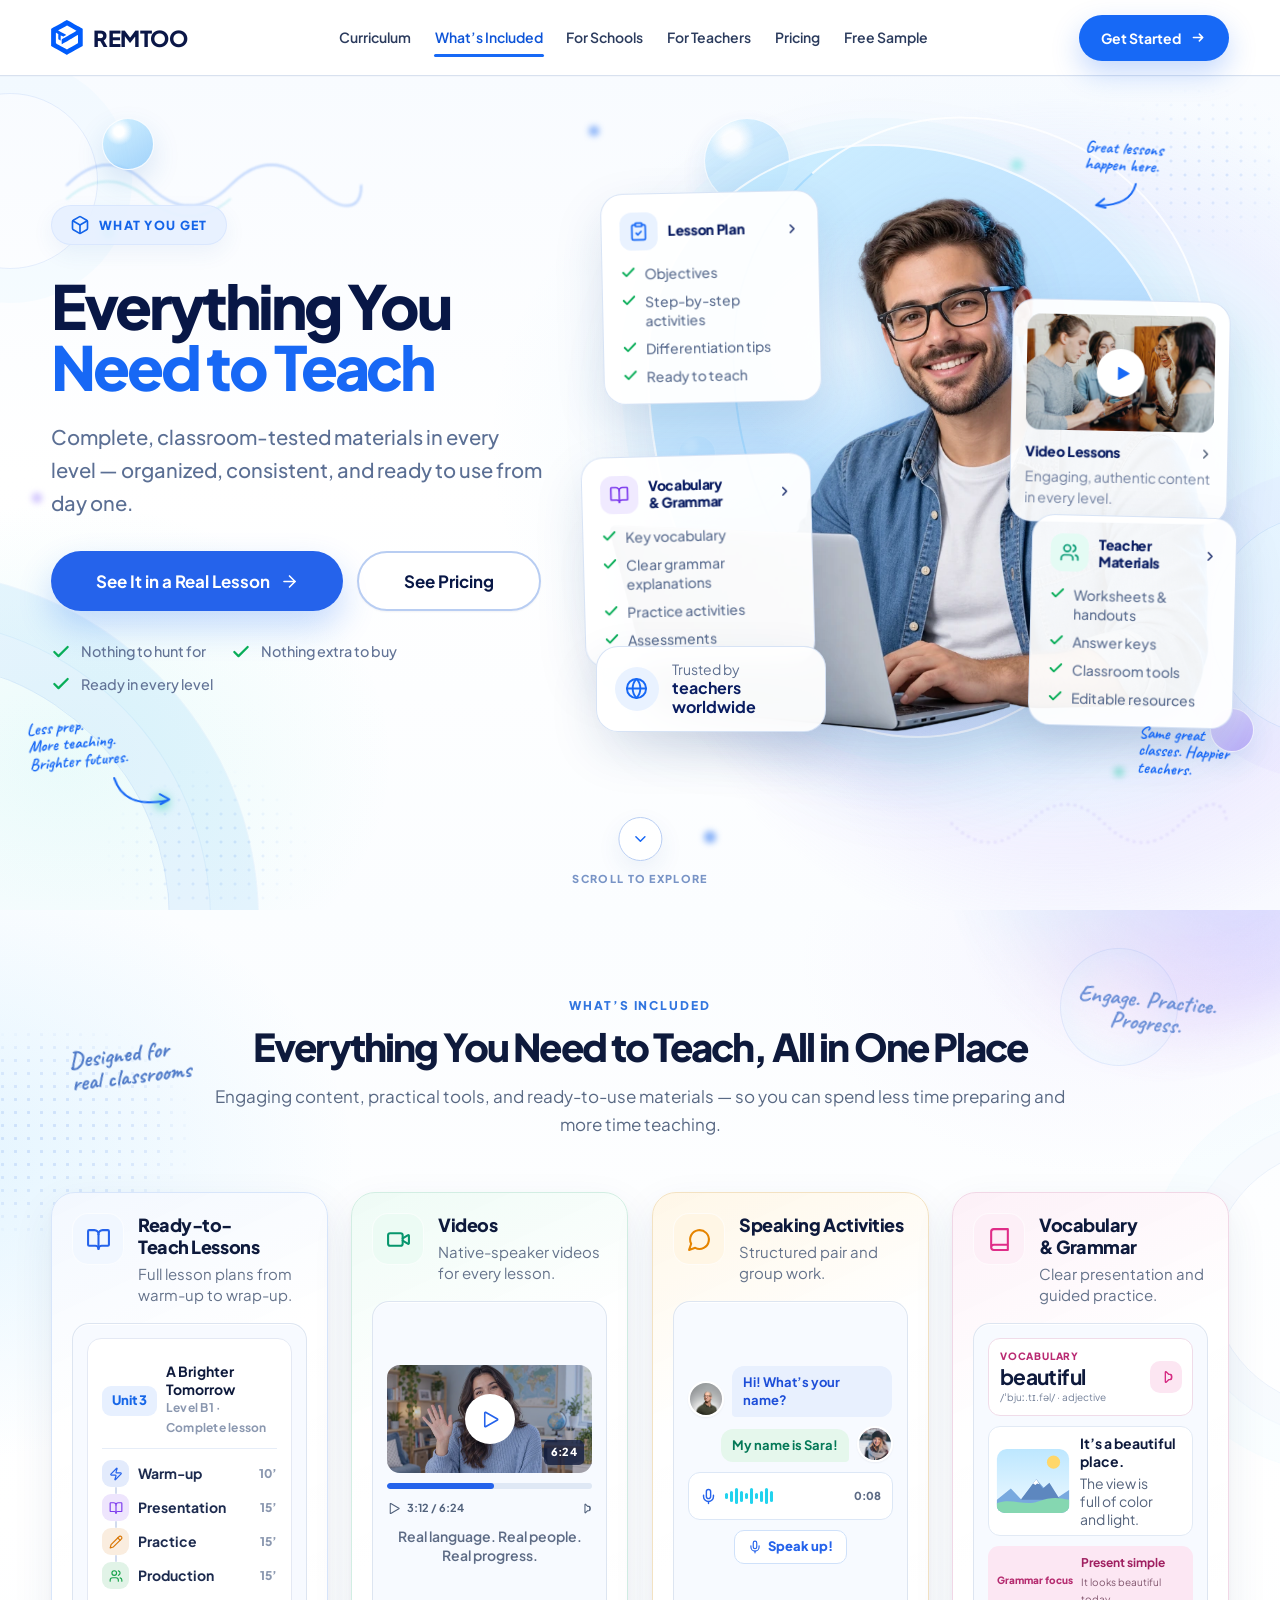
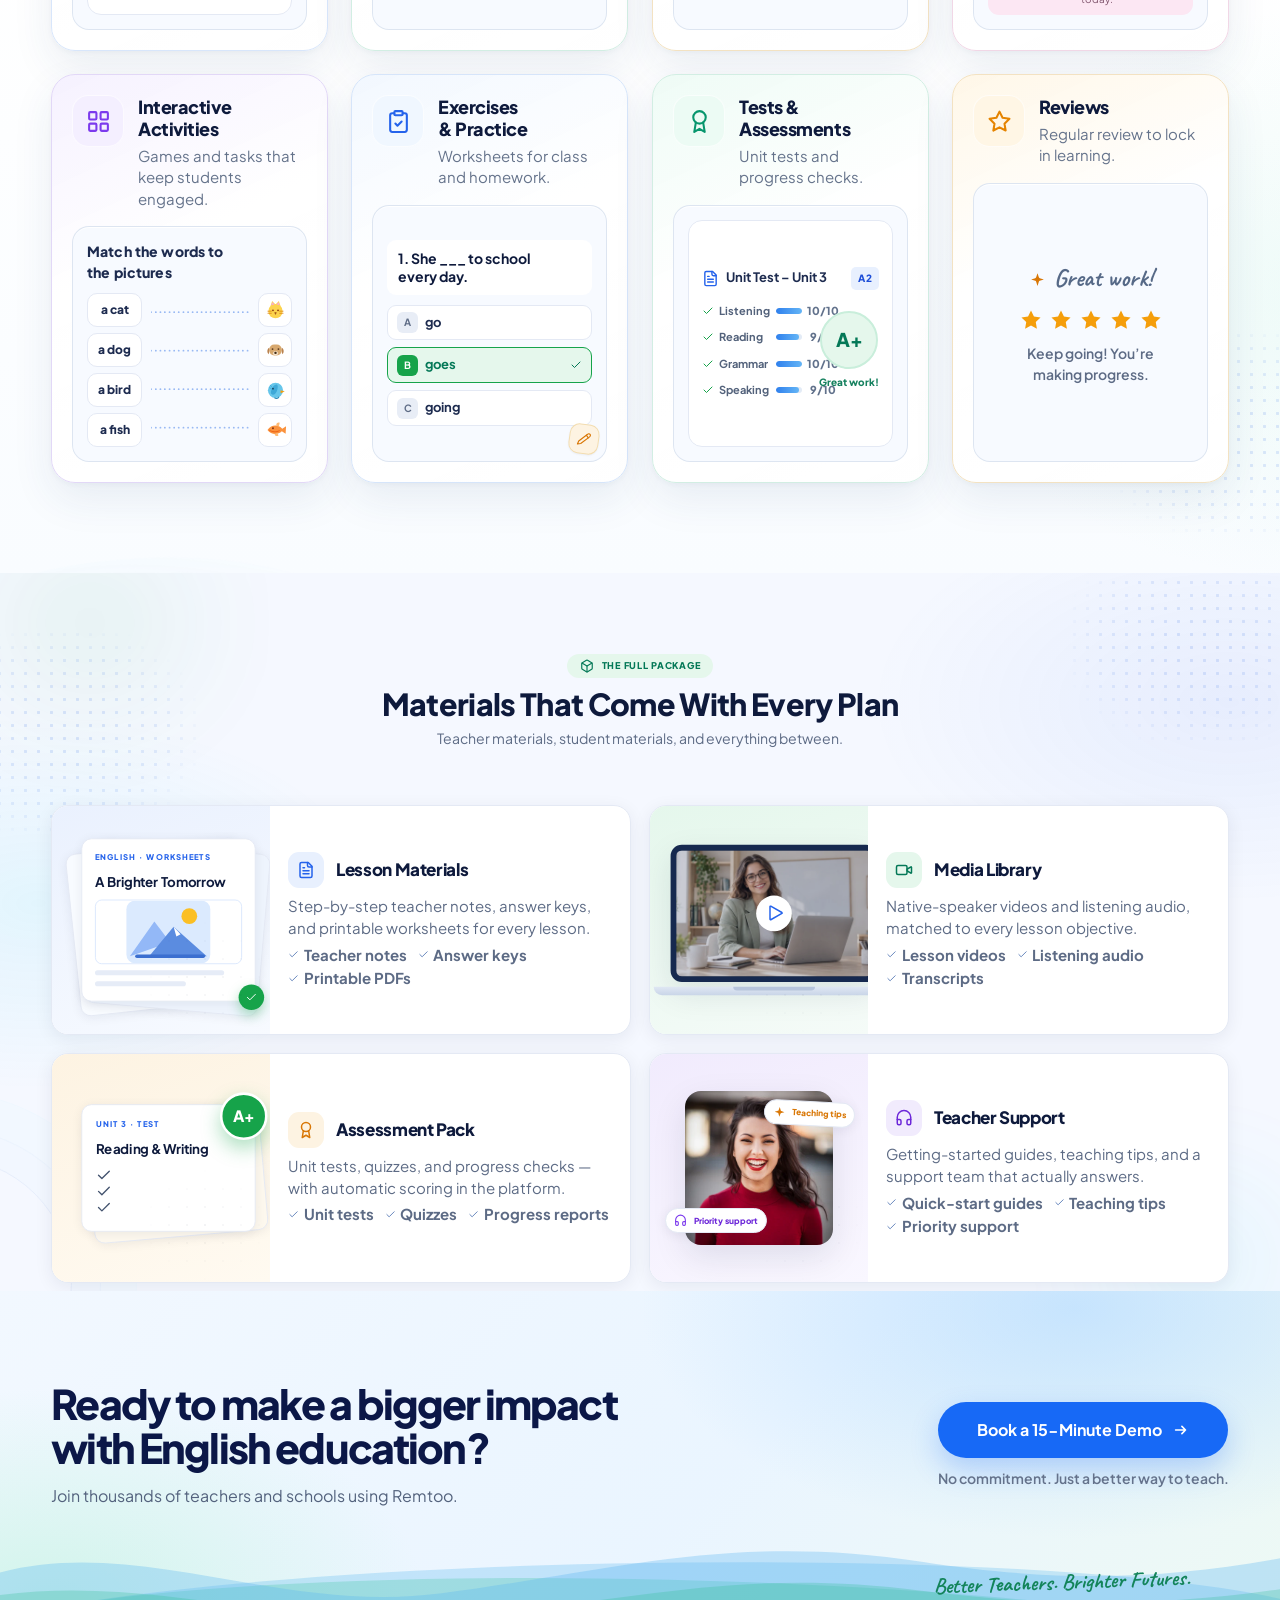
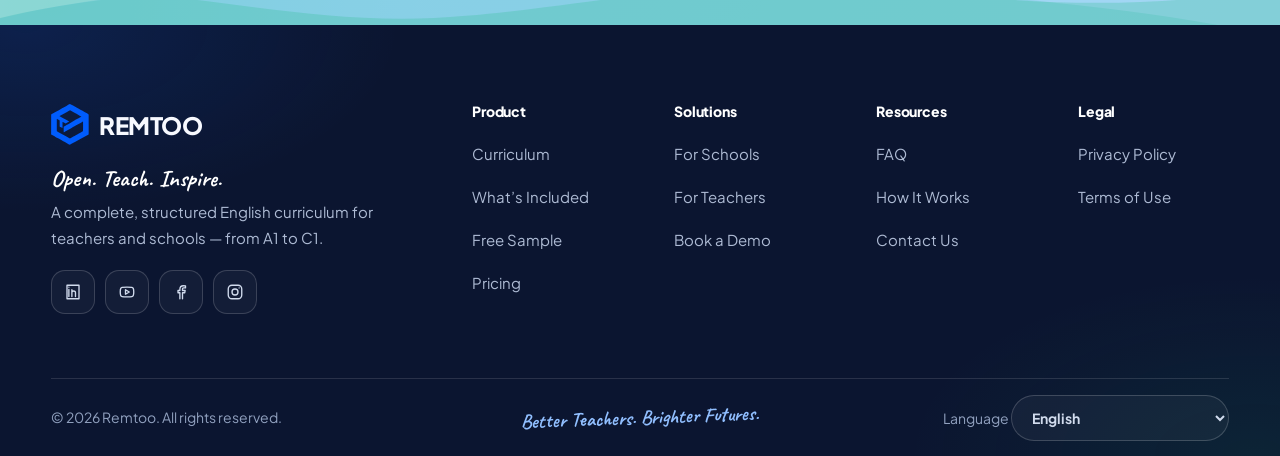
<file: whats-included.html>
<!doctype html>
<html lang="en">
<head>
  <meta charset="UTF-8" />
  <meta name="viewport" content="width=device-width, initial-scale=1.0" />
  <meta name="color-scheme" content="light dark" />
  <meta name="theme-color" content="#ffffff" media="(prefers-color-scheme: light)" />
  <meta name="theme-color" content="#071221" media="(prefers-color-scheme: dark)" />
  <title>What's Included — Everything You Need to Teach | Remtoo</title>
  <meta name="description" content="Every Remtoo lesson includes ready-to-teach plans, native-speaker videos, speaking activities, vocabulary and grammar, interactive activities, exercises, assessments, and reviews." />
  <link rel="icon" type="image/svg+xml" href="assets/logos/favicon.svg" />
  <link rel="canonical" href="https://remtoo.com/whats-included.html" />
  <meta property="og:type" content="website" />
  <meta property="og:title" content="What's Included — Everything You Need to Teach | Remtoo" />
  <meta property="og:description" content="Ready-to-teach lessons, videos, activities, and assessments — all included." />
  <meta property="og:url" content="https://remtoo.com/whats-included.html" />
  <link rel="preconnect" href="https://fonts.googleapis.com" />
  <link rel="preconnect" href="https://fonts.gstatic.com" crossorigin />
  <link href="https://fonts.googleapis.com/css2?family=Plus+Jakarta+Sans:ital,wght@0,400;0,500;0,600;0,700;0,800;1,500&family=Caveat:wght@600;700&display=swap" rel="stylesheet" />
  <link rel="stylesheet" href="css/variables.css" />
  <link rel="stylesheet" href="css/style.css" />
  <link rel="stylesheet" href="css/whats-included.css" />
  <script>
    // Progressive enhancement gate + fail-safe: if main.js has not signalled
    // readiness within 1.5s, remove the gate so no content stays hidden.
    document.documentElement.classList.add("js");
    setTimeout(function () {
      if (!window.__remtooReady) document.documentElement.classList.remove("js");
    }, 1500);
  </script>
  <link rel="stylesheet" href="css/site-system.css" />
</head>
<body class="whats-included-page" id="top">
  <a class="skip-link" href="#main">Skip to main content</a>
  <!-- ============================== SVG ICON SPRITE ============================== -->
  <svg xmlns="http://www.w3.org/2000/svg" style="display:none" aria-hidden="true">
    <defs>
      <symbol id="i-check" viewBox="0 0 24 24"><path d="M20 6 9 17l-5-5"/></symbol>
      <symbol id="i-arrow-right" viewBox="0 0 24 24"><path d="M5 12h14"/><path d="m12 5 7 7-7 7"/></symbol>
      <symbol id="i-chevron-right" viewBox="0 0 24 24"><path d="m9 18 6-6-6-6"/></symbol>
      <symbol id="i-chevron-down" viewBox="0 0 24 24"><path d="m6 9 6 6 6-6"/></symbol>
      <symbol id="i-play" viewBox="0 0 24 24"><path d="M6 3.5v17a.7.7 0 0 0 1 .6l15-8.5a.7.7 0 0 0 0-1.2L7 2.9a.7.7 0 0 0-1 .6Z"/></symbol>
      <symbol id="i-sparkles" viewBox="0 0 24 24"><path d="m12 3 1.9 5.8a2 2 0 0 0 1.3 1.3L21 12l-5.8 1.9a2 2 0 0 0-1.3 1.3L12 21l-1.9-5.8a2 2 0 0 0-1.3-1.3L3 12l5.8-1.9a2 2 0 0 0 1.3-1.3L12 3Z"/></symbol>
      <symbol id="i-shield-check" viewBox="0 0 24 24"><path d="M20 13c0 5-3.5 7.5-7.7 9a.6.6 0 0 1-.6 0C7.5 20.5 4 18 4 13V6a1 1 0 0 1 .7-1c2-.6 4.4-1.4 6.7-2.6a1.2 1.2 0 0 1 1.2 0c2.3 1.2 4.7 2 6.7 2.6a1 1 0 0 1 .7 1z"/><path d="m9 12 2 2 4-4"/></symbol>
      <symbol id="i-layers" viewBox="0 0 24 24"><path d="m12.83 2.18a2 2 0 0 0-1.66 0L2.6 6.08a1 1 0 0 0 0 1.83l8.58 3.91a2 2 0 0 0 1.66 0l8.58-3.9a1 1 0 0 0 0-1.83Z"/><path d="m22 17.65-9.17 4.16a2 2 0 0 1-1.66 0L2 17.65"/><path d="m22 12.65-9.17 4.16a2 2 0 0 1-1.66 0L2 12.65"/></symbol>
      <symbol id="i-sprout" viewBox="0 0 24 24"><path d="M7 20h10"/><path d="M10 20c5.5-2.5.8-6.4 3-10"/><path d="M9.5 9.4c1.1.8 1.8 2.2 2.3 3.7-2 .4-3.5.4-4.8-.3-1.2-.6-2.3-1.9-3-4.2 2.8-.5 4.4 0 5.5.8z"/><path d="M14.1 6a7 7 0 0 0-1.1 4c1.9-.1 3.3-.6 4.3-1.4 1-1 1.6-2.3 1.7-4.6-2.7.1-4 1-4.9 2z"/></symbol>
      <symbol id="i-book-open" viewBox="0 0 24 24"><path d="M12 7v14"/><path d="M3 18a1 1 0 0 1-1-1V4a1 1 0 0 1 1-1h5a4 4 0 0 1 4 4 4 4 0 0 1 4-4h5a1 1 0 0 1 1 1v13a1 1 0 0 1-1 1h-6a3 3 0 0 0-3 3 3 3 0 0 0-3-3z"/></symbol>
      <symbol id="i-book" viewBox="0 0 24 24"><path d="M4 19.5v-15A2.5 2.5 0 0 1 6.5 2H20v20H6.5a2.5 2.5 0 0 1 0-5H20"/></symbol>
      <symbol id="i-users" viewBox="0 0 24 24"><path d="M16 21v-2a4 4 0 0 0-4-4H6a4 4 0 0 0-4 4v2"/><circle cx="9" cy="7" r="4"/><path d="M22 21v-2a4 4 0 0 0-3-3.87"/><path d="M16 3.13a4 4 0 0 1 0 7.75"/></symbol>
      <symbol id="i-mountain" viewBox="0 0 24 24"><path d="m8 3 4 8 5-5 5 15H2L8 3z"/></symbol>
      <symbol id="i-clock" viewBox="0 0 24 24"><circle cx="12" cy="12" r="10"/><path d="M12 6v6l4 2"/></symbol>
      <symbol id="i-file-text" viewBox="0 0 24 24"><path d="M15 2H6a2 2 0 0 0-2 2v16a2 2 0 0 0 2 2h12a2 2 0 0 0 2-2V7Z"/><path d="M14 2v4a2 2 0 0 0 2 2h4"/><path d="M10 9H8"/><path d="M16 13H8"/><path d="M16 17H8"/></symbol>
      <symbol id="i-video" viewBox="0 0 24 24"><path d="m16 13 5.2 3.1a.5.5 0 0 0 .8-.4V8.3a.5.5 0 0 0-.8-.4L16 11"/><rect x="2" y="6" width="14" height="12" rx="2"/></symbol>
      <symbol id="i-message-circle" viewBox="0 0 24 24"><path d="M7.9 20A9 9 0 1 0 4 16.1L2 22Z"/></symbol>
      <symbol id="i-pencil" viewBox="0 0 24 24"><path d="M17 3a2.85 2.83 0 1 1 4 4L7.5 20.5 2 22l1.5-5.5Z"/><path d="m15 5 4 4"/></symbol>
      <symbol id="i-grid" viewBox="0 0 24 24"><rect width="7" height="7" x="3" y="3" rx="1"/><rect width="7" height="7" x="14" y="3" rx="1"/><rect width="7" height="7" x="14" y="14" rx="1"/><rect width="7" height="7" x="3" y="14" rx="1"/></symbol>
      <symbol id="i-clipboard-check" viewBox="0 0 24 24"><rect width="8" height="4" x="8" y="2" rx="1"/><path d="M16 4h2a2 2 0 0 1 2 2v14a2 2 0 0 1-2 2H6a2 2 0 0 1-2-2V6a2 2 0 0 1 2-2h2"/><path d="m9 14 2 2 4-4"/></symbol>
      <symbol id="i-award" viewBox="0 0 24 24"><circle cx="12" cy="8" r="6"/><path d="M15.477 12.89 17 22l-5-3-5 3 1.523-9.11"/></symbol>
      <symbol id="i-star" viewBox="0 0 24 24"><path d="M12 2.5l2.95 5.98 6.6.96-4.78 4.66 1.13 6.58L12 17.58l-5.9 3.1 1.13-6.58L2.45 9.44l6.6-.96L12 2.5Z"/></symbol>
      <symbol id="i-globe" viewBox="0 0 24 24"><circle cx="12" cy="12" r="10"/><path d="M12 2a14.5 14.5 0 0 0 0 20 14.5 14.5 0 0 0 0-20"/><path d="M2 12h20"/></symbol>
      <symbol id="i-package" viewBox="0 0 24 24"><path d="M21 8a2 2 0 0 0-1-1.73l-7-4a2 2 0 0 0-2 0l-7 4A2 2 0 0 0 3 8v8a2 2 0 0 0 1 1.73l7 4a2 2 0 0 0 2 0l7-4A2 2 0 0 0 21 16Z"/><path d="m3.3 7 8.7 5 8.7-5"/><path d="M12 22V12"/></symbol>
      <symbol id="i-route" viewBox="0 0 24 24"><circle cx="6" cy="19" r="3"/><path d="M9 19h8.5a3.5 3.5 0 0 0 0-7h-11a3.5 3.5 0 0 1 0-7H15"/><circle cx="18" cy="5" r="3"/></symbol>
      <symbol id="i-trending-up" viewBox="0 0 24 24"><path d="m22 7-8.5 8.5-5-5L2 17"/><path d="M16 7h6v6"/></symbol>
      <symbol id="i-zap" viewBox="0 0 24 24"><path d="M4 14a1 1 0 0 1-.78-1.63l9.9-10.2a.5.5 0 0 1 .86.46l-1.92 6.02A1 1 0 0 0 13 10h7a1 1 0 0 1 .78 1.63l-9.9 10.2a.5.5 0 0 1-.86-.46l1.92-6.02A1 1 0 0 0 11 14z"/></symbol>
      <symbol id="i-graduation-cap" viewBox="0 0 24 24"><path d="M22 10 12 5 2 10l10 5 10-5z"/><path d="M6 12v5c0 1.7 2.7 3 6 3s6-1.3 6-3v-5"/></symbol>
      <symbol id="i-building" viewBox="0 0 24 24"><rect width="16" height="12" x="4" y="2" rx="1"/><path d="M2 22h20"/><path d="M9 22v-4h6v4"/><path d="M8 6h.01"/><path d="M16 6h.01"/><path d="M12 6h.01"/><path d="M8 10h.01"/><path d="M16 10h.01"/><path d="M12 10h.01"/><path d="M8 14h.01"/><path d="M16 14h.01"/><path d="M12 14h.01"/></symbol>
      <symbol id="i-bar-chart" viewBox="0 0 24 24"><path d="M3 3v18h18"/><path d="M18 17V9"/><path d="M13 17V5"/><path d="M8 17v-3"/></symbol>
      <symbol id="i-search" viewBox="0 0 24 24"><circle cx="11" cy="11" r="8"/><path d="m21 21-4.3-4.3"/></symbol>
      <symbol id="i-bell" viewBox="0 0 24 24"><path d="M6 8a6 6 0 0 1 12 0c0 7 3 9 3 9H3s3-2 3-9"/><path d="M10.3 21a1.94 1.94 0 0 0 3.4 0"/></symbol>
      <symbol id="i-home" viewBox="0 0 24 24"><path d="m3 9 9-7 9 7v11a2 2 0 0 1-2 2H5a2 2 0 0 1-2-2z"/><path d="M9 22V12h6v10"/></symbol>
      <symbol id="i-mic" viewBox="0 0 24 24"><path d="M12 2a3 3 0 0 0-3 3v7a3 3 0 0 0 6 0V5a3 3 0 0 0-3-3Z"/><path d="M19 10v2a7 7 0 0 1-14 0v-2"/><path d="M12 19v3"/></symbol>
      <symbol id="i-volume" viewBox="0 0 24 24"><path d="M11 4.7a.7.7 0 0 1 1.2-.5L16 8h2.5a2 2 0 0 1 2 2v4a2 2 0 0 1-2 2H16l-3.8 3.8a.7.7 0 0 1-1.2-.5z"/><path d="M19.5 9.5a4 4 0 0 1 0 5"/></symbol>
      <symbol id="i-maximize" viewBox="0 0 24 24"><path d="M8 3H5a2 2 0 0 0-2 2v3"/><path d="M21 8V5a2 2 0 0 0-2-2h-3"/><path d="M3 16v3a2 2 0 0 0 2 2h3"/><path d="M16 21h3a2 2 0 0 0 2-2v-3"/></symbol>
      <symbol id="i-quote" viewBox="0 0 24 24"><path d="M16 3a2 2 0 0 0-2 2v6a2 2 0 0 0 2 2 1 1 0 0 1 1 1v1a2 2 0 0 1-2 2 1 1 0 0 0-1 1v2a1 1 0 0 0 1 1 6 6 0 0 0 6-6V5a2 2 0 0 0-2-2z"/><path d="M5 3a2 2 0 0 0-2 2v6a2 2 0 0 0 2 2 1 1 0 0 1 1 1v1a2 2 0 0 1-2 2 1 1 0 0 0-1 1v2a1 1 0 0 0 1 1 6 6 0 0 0 6-6V5a2 2 0 0 0-2-2z"/></symbol>
      <symbol id="i-facebook" viewBox="0 0 24 24"><path d="M18 2h-3a5 5 0 0 0-5 5v3H7v4h3v8h4v-8h3l1-4h-4V7a1 1 0 0 1 1-1h3z"/></symbol>
      <symbol id="i-instagram" viewBox="0 0 24 24"><rect width="20" height="20" x="2" y="2" rx="5"/><path d="M16 11.37A4 4 0 1 1 12.63 8 4 4 0 0 1 16 11.37z"/><path d="M17.5 6.5h.01"/></symbol>
      <symbol id="i-twitter" viewBox="0 0 24 24"><path d="M22 4s-.7 2.1-2 3.4c1.6 10-9.4 17.3-18 11.6 2.2.1 4.4-.6 6-2C3 15.5.5 9.6 3 5c2.2 2.6 5.6 4.1 9 4-.9-4.2 4-6.6 7-3.8 1.1 0 3-1.2 3-1.2z"/></symbol>
      <symbol id="i-youtube" viewBox="0 0 24 24"><path d="M2.5 17a24.12 24.12 0 0 1 0-10 2 2 0 0 1 1.4-1.4 49.56 49.56 0 0 1 16.2 0A2 2 0 0 1 21.5 7a24.12 24.12 0 0 1 0 10 2 2 0 0 1-1.4 1.4 49.55 49.55 0 0 1-16.2 0A2 2 0 0 1 2.5 17"/><path d="m10 15 5-3-5-3z"/></symbol>
      <symbol id="i-linkedin" viewBox="0 0 24 24"><path d="M16 8a6 6 0 0 1 6 6v7h-4v-7a2 2 0 0 0-2-2 2 2 0 0 0-2 2v7h-4v-7a6 6 0 0 1 6-6z"/><rect width="4" height="12" x="2" y="9"/><circle cx="4" cy="4" r="2"/></symbol>
      <symbol id="i-plane" viewBox="0 0 24 24"><path d="M22 2 11 13"/><path d="M22 2 15 22l-4-9-9-4z"/></symbol>
      <symbol id="i-download" viewBox="0 0 24 24"><path d="M21 15v4a2 2 0 0 1-2 2H5a2 2 0 0 1-2-2v-4"/><path d="m7 10 5 5 5-5"/><path d="M12 15V3"/></symbol>
      <symbol id="i-list" viewBox="0 0 24 24"><path d="M8 6h13"/><path d="M8 12h13"/><path d="M8 18h13"/><path d="M3 6h.01"/><path d="M3 12h.01"/><path d="M3 18h.01"/></symbol>
      <symbol id="i-badge-check" viewBox="0 0 24 24"><path d="M3.85 8.62a4 4 0 0 1 4.78-4.77 4 4 0 0 1 6.74 0 4 4 0 0 1 4.78 4.78 4 4 0 0 1 0 6.74 4 4 0 0 1-4.77 4.78 4 4 0 0 1-6.75 0 4 4 0 0 1-4.78-4.77 4 4 0 0 1 0-6.76Z"/><path d="m9 12 2 2 4-4"/></symbol>
      <symbol id="i-gift" viewBox="0 0 24 24"><rect x="3" y="8" width="18" height="4" rx="1"/><path d="M12 8v13"/><path d="M19 12v7a2 2 0 0 1-2 2H7a2 2 0 0 1-2-2v-7"/><path d="M7.5 8a2.5 2.5 0 0 1 0-5C11 3 12 8 12 8s1-5 4.5-5a2.5 2.5 0 0 1 0 5"/></symbol>
      <symbol id="i-tag" viewBox="0 0 24 24"><path d="M12.586 2.586A2 2 0 0 0 11.172 2H4a2 2 0 0 0-2 2v7.172a2 2 0 0 0 .586 1.414l8.704 8.704a2.426 2.426 0 0 0 3.42 0l6.58-6.58a2.426 2.426 0 0 0 0-3.42z"/><circle cx="7.5" cy="7.5" r=".5"/></symbol>
      <symbol id="i-logo" viewBox="0 0 24 24"><path d="M22 9.5 12 4 2 9.5l10 5.5 10-5.5z"/><path d="M6 12.2V17c0 1.7 2.7 3 6 3s6-1.3 6-3v-4.8"/></symbol>
      <symbol id="i-calendar" viewBox="0 0 24 24"><path d="M8 2v4"/><path d="M16 2v4"/><rect width="18" height="18" x="3" y="4" rx="2"/><path d="M3 10h18"/></symbol>
      <symbol id="i-mail" viewBox="0 0 24 24"><rect width="20" height="16" x="2" y="4" rx="2"/><path d="m22 7-8.97 5.7a1.94 1.94 0 0 1-2.06 0L2 7"/></symbol>
      <symbol id="i-credit-card" viewBox="0 0 24 24"><rect width="20" height="14" x="2" y="5" rx="2"/><path d="M2 10h20"/></symbol>
      <symbol id="i-percent" viewBox="0 0 24 24"><path d="M19 5 5 19"/><circle cx="6.5" cy="6.5" r="2.5"/><circle cx="17.5" cy="17.5" r="2.5"/></symbol>
      <symbol id="i-refresh" viewBox="0 0 24 24"><path d="M3 12a9 9 0 0 1 15-6.7L21 8"/><path d="M21 3v5h-5"/><path d="M21 12a9 9 0 0 1-15 6.7L3 16"/><path d="M3 21v-5h5"/></symbol>
      <symbol id="i-headphones" viewBox="0 0 24 24"><path d="M3 14h3a2 2 0 0 1 2 2v3a2 2 0 0 1-2 2H5a2 2 0 0 1-2-2v-5Z"/><path d="M21 14h-3a2 2 0 0 0-2 2v3a2 2 0 0 0 2 2h1a2 2 0 0 0 2-2v-5Z"/><path d="M3 14v-3a9 9 0 0 1 18 0v3"/></symbol>
    </defs>
  </svg>

  <!-- ============================== HEADER ============================== -->
  <!-- site-header:start -->
  <script>
    (function () {
      document.documentElement.classList.add("site-shell-js");
      if (document.body) document.body.classList.add("site-shell-js");
      window.__remtooShellFallbackTimer = window.setTimeout(function () {
        if (!window.__remtooShellReady) {
          document.documentElement.classList.remove("site-shell-js", "site-shell-nav-open");
          if (document.body) document.body.classList.remove("site-shell-js", "site-shell-nav-open");
        }
      }, 1500);
    })();
  </script>
  <header class="global-header" id="global-header" data-site-header>
    <div class="global-header__inner">
      <a class="global-brand" href="index.html" aria-label="Remtoo home">
        <img class="global-brand__icon" src="assets/logos/remtoo-icon.svg" alt="" width="209" height="230" aria-hidden="true" decoding="async" />
        <span class="global-brand__wordmark">REMTOO</span>
      </a>

      <nav class="global-desktop-nav" aria-label="Main navigation">
        <a class="global-nav-link" data-nav-route="curriculum.html" href="curriculum.html">Curriculum</a>
        <a class="global-nav-link" data-nav-route="whats-included.html" href="whats-included.html" aria-current="page">What&rsquo;s Included</a>
        <a class="global-nav-link" data-nav-route="schools.html" href="schools.html">For Schools</a>
        <a class="global-nav-link" data-nav-route="teachers.html" href="teachers.html">For Teachers</a>
        <a class="global-nav-link" data-nav-route="pricing.html" href="pricing.html">Pricing</a>
        <a class="global-nav-link" data-nav-route="free-sample.html" href="free-sample.html">Free Sample</a>
      </nav>

      <a class="global-header-cta" href="pricing.html">
        <span>Get Started</span>
        <svg class="global-icon" viewBox="0 0 20 20" aria-hidden="true">
          <path d="M4 10h11m-4-4 4 4-4 4" />
        </svg>
      </a>

      <button
        class="global-menu-toggle"
        type="button"
        aria-expanded="false"
        aria-controls="global-mobile-nav"
        aria-label="Open navigation"
        data-mobile-nav-toggle
      >
        <span aria-hidden="true"></span>
      </button>
    </div>

    <div class="global-mobile-nav" id="global-mobile-nav" data-mobile-nav>
      <button
        class="global-mobile-nav__backdrop"
        type="button"
        tabindex="-1"
        aria-label="Close navigation"
        data-mobile-nav-close
      ></button>
      <div class="global-mobile-nav__panel" aria-label="Mobile navigation">
        <div class="global-mobile-nav__head">
          <a class="global-brand global-mobile-nav__brand" href="index.html" aria-label="Remtoo home">
            <img class="global-brand__icon" src="assets/logos/remtoo-icon.svg" alt="" width="209" height="230" aria-hidden="true" decoding="async" />
            <span class="global-brand__wordmark">REMTOO</span>
          </a>
          <button class="global-mobile-nav__close" type="button" aria-label="Close navigation" data-mobile-nav-close>
            <svg class="global-icon" viewBox="0 0 20 20" aria-hidden="true">
              <path d="m5 5 10 10M15 5 5 15" />
            </svg>
          </button>
        </div>

        <nav class="global-mobile-nav__links" aria-label="Mobile navigation links">
          <a class="global-mobile-nav__link" data-nav-route="curriculum.html" href="curriculum.html">
            <span class="global-mobile-nav__icon" aria-hidden="true">
              <svg class="global-icon" viewBox="0 0 24 24"><path d="M12 6.5C10.4 5.2 8.3 4.5 6 4.5H2.5v13H6c2.3 0 4.4.7 6 2 1.6-1.3 3.7-2 6-2h3.5v-13H18c-2.3 0-4.4.7-6 2Zm0 0V21.5" /></svg>
            </span>
            <span class="global-mobile-nav__label">Curriculum</span>
            <svg class="global-icon global-mobile-nav__chevron" viewBox="0 0 20 20" aria-hidden="true"><path d="m7 4.5 5.5 5.5L7 15.5" /></svg>
          </a>
          <a class="global-mobile-nav__link" data-nav-route="whats-included.html" href="whats-included.html">
            <span class="global-mobile-nav__icon" aria-hidden="true">
              <svg class="global-icon" viewBox="0 0 24 24"><path d="M21 7.6 12 3 3 7.6v8.8L12 21l9-4.6V7.6ZM3 7.6 12 12.2m9-4.6L12 12.2m0 0V21" /></svg>
            </span>
            <span class="global-mobile-nav__label">What&rsquo;s Included</span>
            <svg class="global-icon global-mobile-nav__chevron" viewBox="0 0 20 20" aria-hidden="true"><path d="m7 4.5 5.5 5.5L7 15.5" /></svg>
          </a>
          <a class="global-mobile-nav__link" data-nav-route="schools.html" href="schools.html">
            <span class="global-mobile-nav__icon" aria-hidden="true">
              <svg class="global-icon" viewBox="0 0 24 24"><path d="M3.5 21h17M5.5 21V6.6L12 3.2l6.5 3.4V21M12 6.4v2M9.2 9.6h.01M14.8 9.6h.01M9.2 12.8h.01M14.8 12.8h.01M9.2 16h.01M14.8 16h.01" /></svg>
            </span>
            <span class="global-mobile-nav__label">For Schools</span>
            <svg class="global-icon global-mobile-nav__chevron" viewBox="0 0 20 20" aria-hidden="true"><path d="m7 4.5 5.5 5.5L7 15.5" /></svg>
          </a>
          <a class="global-mobile-nav__link" data-nav-route="teachers.html" href="teachers.html">
            <span class="global-mobile-nav__icon" aria-hidden="true">
              <svg class="global-icon" viewBox="0 0 24 24"><path d="M12 4 2.5 8.5 12 13l9.5-4.5L12 4ZM6 10.9V15c0 1.8 2.7 3.2 6 3.2s6-1.4 6-3.2v-4.1M21.5 9v5" /></svg>
            </span>
            <span class="global-mobile-nav__label">For Teachers</span>
            <svg class="global-icon global-mobile-nav__chevron" viewBox="0 0 20 20" aria-hidden="true"><path d="m7 4.5 5.5 5.5L7 15.5" /></svg>
          </a>
          <a class="global-mobile-nav__link" data-nav-route="pricing.html" href="pricing.html">
            <span class="global-mobile-nav__icon" aria-hidden="true">
              <svg class="global-icon" viewBox="0 0 24 24"><path d="M3.5 11.5v-7a1 1 0 0 1 1-1h7L21 13l-8 8-9.5-9.5ZM7.5 7.5h.01" /></svg>
            </span>
            <span class="global-mobile-nav__label">Pricing</span>
            <svg class="global-icon global-mobile-nav__chevron" viewBox="0 0 20 20" aria-hidden="true"><path d="m7 4.5 5.5 5.5L7 15.5" /></svg>
          </a>
          <a class="global-mobile-nav__link" data-nav-route="free-sample.html" href="free-sample.html">
            <span class="global-mobile-nav__icon" aria-hidden="true">
              <svg class="global-icon" viewBox="0 0 24 24"><path d="M20 11.5v9a.5.5 0 0 1-.5.5h-15a.5.5 0 0 1-.5-.5v-9M2.5 8h19v3.5h-19zM12 8v13M12 8S7.5 8.2 6.5 6c-.7-1.6.6-3 2-2.6 2 .7 3.5 4.6 3.5 4.6Zm0 0s4.5.2 5.5-2c.7-1.6-.6-3-2-2.6-2 .7-3.5 4.6-3.5 4.6Z" /></svg>
            </span>
            <span class="global-mobile-nav__label">Free Sample</span>
            <svg class="global-icon global-mobile-nav__chevron" viewBox="0 0 20 20" aria-hidden="true"><path d="m7 4.5 5.5 5.5L7 15.5" /></svg>
          </a>
        </nav>

        <div class="global-mobile-nav__footer">
          <a class="global-header-cta global-mobile-nav__cta" href="pricing.html">
            <span>Get Started</span>
            <svg class="global-icon" viewBox="0 0 20 20" aria-hidden="true">
              <path d="M4 10h11m-4-4 4 4-4 4" />
            </svg>
          </a>
          <div class="global-mobile-nav__decor" aria-hidden="true">
            <svg class="global-mobile-nav__flight" viewBox="0 0 170 110">
              <path class="global-mobile-nav__flight-path" d="M6 102C52 100 84 16 128 18c24 1 32 32 36 78" />
            </svg>
            <svg class="global-mobile-nav__plane" viewBox="0 0 40 40">
              <path class="global-mobile-nav__plane-body" d="M37 3 3.6 16.4c-1 .4-1 1.8.1 2.1l8.7 2.6 2.9 8.7c.3 1 1.6 1.2 2.2.3l4.4-6 8.4 5.5c.8.5 1.8.1 2.1-.8L38.8 4.5C39.1 3.5 38 2.6 37 3Z" />
              <path class="global-mobile-nav__plane-fold" d="M13.5 21.2 33.6 9.2 16.7 27.4l-.2 3.9-3-10.1Z" />
            </svg>
            <svg class="global-mobile-nav__wave" viewBox="0 0 360 84" preserveAspectRatio="none">
              <path class="global-mobile-nav__wave-back" d="M0 48C56 24 122 22 180 34c52 10 108 8 180-16v66H0Z" />
              <path class="global-mobile-nav__wave-front" d="M0 62C64 44 128 42 188 52c56 9 116 4 172-14v46H0Z" />
            </svg>
            <p class="global-mobile-nav__tagline">Small steps.
              <span class="global-mobile-nav__tagline-accent">Big futures.<svg class="global-mobile-nav__swoosh" viewBox="0 0 96 7"><path class="global-mobile-nav__swoosh-path" d="M2 5.5C28 1 62 1 94 3.5" /></svg></span>
            </p>
          </div>
        </div>
      </div>
    </div>
  </header>
  <!-- site-header:end -->

  <main id="main">
    <!-- ============================== PAGE HERO ============================== -->
    <section class="page-hero wi-hero" aria-labelledby="wi-hero-title">
      <div class="wi-hero-decor" aria-hidden="true">        <div class="bg-decor" aria-hidden="true">
          <svg class="bg-wave bg-wave--a" viewBox="0 0 440 120" fill="none"><path d="M4 62C44 22 84 22 124 62S204 102 244 62 324 22 364 62 436 102 436 62"/><path d="M4 82C44 48 84 48 124 82S204 116 244 82"/></svg>
          <svg class="bg-wave bg-wave--b" viewBox="0 0 440 120" fill="none"><path d="M4 62C44 102 84 102 124 62S204 22 244 62 324 102 364 62 436 22 436 62"/></svg>
          <i class="bg-dot bg-dot--1"></i><i class="bg-dot bg-dot--2"></i><i class="bg-dot bg-dot--3"></i><i class="bg-dot bg-dot--4"></i><i class="bg-dot bg-dot--5"></i><i class="bg-dot bg-dot--6"></i><i class="bg-dot bg-dot--7"></i><i class="bg-dot bg-dot--8"></i>
        </div>

        <span class="wi-hero-orbit wi-hero-orbit--left"></span>
        <span class="wi-hero-orbit wi-hero-orbit--right"></span>
        <span class="wi-hero-dots wi-hero-dots--top"></span>
        <span class="wi-hero-dots wi-hero-dots--bottom"></span>
        <span class="wi-hero-sphere wi-hero-sphere--one"></span>
        <span class="wi-hero-sphere wi-hero-sphere--two"></span>
        <span class="wi-hero-sphere wi-hero-sphere--three"></span>
        <span class="wi-hero-sphere wi-hero-sphere--four"></span>
      </div>

      <div class="wi-hero-inner">
        <div class="wi-hero-copy">
          <p class="hero-eyebrow wi-hero-enter" style="--hero-delay: 40ms">
            <svg class="ic" aria-hidden="true"><use href="#i-package"/></svg>
            What You Get
          </p>
          <h1 id="wi-hero-title" class="wi-hero-enter" style="--hero-delay: 120ms">
            <span class="wi-title-line">Everything You</span>
            <span class="wi-title-line accent">Need to Teach</span>
          </h1>
          <p class="page-lead wi-hero-enter" style="--hero-delay: 200ms">
            Complete, classroom-tested materials in every level — organized, consistent,
            and ready to use from day one.
          </p>
          <div class="hero-actions wi-hero-enter" style="--hero-delay: 280ms">
            <a class="btn btn-primary btn-lg" href="free-sample.html">
              See It in a Real Lesson
              <svg class="ic" aria-hidden="true"><use href="#i-arrow-right"/></svg>
            </a>
            <a class="btn btn-outline btn-lg" href="pricing.html">See Pricing</a>
          </div>
          <ul class="hero-trust wi-hero-enter" style="--hero-delay: 360ms">
            <li class="check-item"><svg class="ic" aria-hidden="true"><use href="#i-check"/></svg>Nothing to hunt for</li>
            <li class="check-item"><svg class="ic" aria-hidden="true"><use href="#i-check"/></svg>Nothing extra to buy</li>
            <li class="check-item"><svg class="ic" aria-hidden="true"><use href="#i-check"/></svg>Ready in every level</li>
          </ul>
        </div>

        <div class="wi-hero-visual">
          <div class="wi-teacher-stage wi-hero-enter wi-hero-enter--visual" style="--hero-delay: 140ms">
            <span class="wi-teacher-blob" aria-hidden="true"></span>
            <span class="wi-teacher-arc" aria-hidden="true"></span>
            <picture class="wi-teacher-picture">
              <source srcset="assets/images/hero/male-educator-hero.webp" type="image/webp" />
              <img
                src="assets/images/hero/male-educator-hero.png"
                alt="Confident young male teacher in glasses and a blue shirt holding a laptop"
                width="880" height="804" fetchpriority="high" decoding="async"
              />
            </picture>
          </div>

          <article class="wi-float-card wi-float-card--lesson wi-hero-enter wi-hero-enter--card" style="--hero-delay: 310ms">
            <div class="wi-float-card-surface">
              <header class="wi-card-head">
                <span class="wi-card-icon wi-card-icon--blue" aria-hidden="true"><svg class="ic"><use href="#i-clipboard-check"/></svg></span>
                <h2>Lesson Plan</h2>
                <svg class="ic wi-card-chevron" aria-hidden="true"><use href="#i-chevron-right"/></svg>
              </header>
              <ul class="wi-card-list">
                <li><svg class="ic" aria-hidden="true"><use href="#i-check"/></svg>Objectives</li>
                <li><svg class="ic" aria-hidden="true"><use href="#i-check"/></svg>Step-by-step activities</li>
                <li><svg class="ic" aria-hidden="true"><use href="#i-check"/></svg>Differentiation tips</li>
                <li><svg class="ic" aria-hidden="true"><use href="#i-check"/></svg>Ready to teach</li>
              </ul>
            </div>
          </article>

          <article class="wi-float-card wi-float-card--video wi-hero-enter wi-hero-enter--card" style="--hero-delay: 390ms">
            <div class="wi-float-card-surface">
              <div class="wi-video-thumb">
                <img src="assets/images/lessons/classroom.webp" alt="Learners collaborating during an English lesson" width="640" height="427" decoding="async" />
                <span class="wi-video-play" aria-hidden="true"><svg class="ic ic-fill"><use href="#i-play"/></svg></span>
              </div>
              <header class="wi-video-title">
                <h2>Video Lessons</h2>
                <svg class="ic" aria-hidden="true"><use href="#i-chevron-right"/></svg>
              </header>
              <p>Engaging, authentic content in every level.</p>
            </div>
          </article>

          <article class="wi-float-card wi-float-card--vocabulary wi-hero-enter wi-hero-enter--card" style="--hero-delay: 470ms">
            <div class="wi-float-card-surface">
              <header class="wi-card-head">
                <span class="wi-card-icon wi-card-icon--purple" aria-hidden="true"><svg class="ic"><use href="#i-book-open"/></svg></span>
                <h2>Vocabulary &amp; Grammar</h2>
                <svg class="ic wi-card-chevron" aria-hidden="true"><use href="#i-chevron-right"/></svg>
              </header>
              <ul class="wi-card-list">
                <li><svg class="ic" aria-hidden="true"><use href="#i-check"/></svg>Key vocabulary</li>
                <li><svg class="ic" aria-hidden="true"><use href="#i-check"/></svg>Clear grammar explanations</li>
                <li><svg class="ic" aria-hidden="true"><use href="#i-check"/></svg>Practice activities</li>
                <li><svg class="ic" aria-hidden="true"><use href="#i-check"/></svg>Assessments</li>
              </ul>
            </div>
          </article>

          <article class="wi-float-card wi-float-card--materials wi-hero-enter wi-hero-enter--card" style="--hero-delay: 550ms">
            <div class="wi-float-card-surface">
              <header class="wi-card-head">
                <span class="wi-card-icon wi-card-icon--mint" aria-hidden="true"><svg class="ic"><use href="#i-users"/></svg></span>
                <h2>Teacher Materials</h2>
                <svg class="ic wi-card-chevron" aria-hidden="true"><use href="#i-chevron-right"/></svg>
              </header>
              <ul class="wi-card-list">
                <li><svg class="ic" aria-hidden="true"><use href="#i-check"/></svg>Worksheets &amp; handouts</li>
                <li><svg class="ic" aria-hidden="true"><use href="#i-check"/></svg>Answer keys</li>
                <li><svg class="ic" aria-hidden="true"><use href="#i-check"/></svg>Classroom tools</li>
                <li><svg class="ic" aria-hidden="true"><use href="#i-check"/></svg>Editable resources</li>
              </ul>
            </div>
          </article>

          <div class="wi-trust-card wi-hero-enter wi-hero-enter--card" style="--hero-delay: 620ms">
            <span class="wi-trust-icon" aria-hidden="true"><svg class="ic"><use href="#i-globe"/></svg></span>
            <p><span>Trusted by</span><strong>teachers worldwide</strong></p>
          </div>

          <div class="wi-note wi-note--top" aria-hidden="true">
            <span>Great lessons<br />happen here.</span>
            <svg viewBox="0 0 54 35" fill="none"><path d="M50 4C47 19 35 27 13 28" stroke="currentColor" stroke-width="2.1" stroke-linecap="round"/><path d="m18 21-8 7 10 2" stroke="currentColor" stroke-width="2.1" stroke-linecap="round" stroke-linejoin="round"/></svg>
          </div>
          <div class="wi-note wi-note--right" aria-hidden="true">
            <span>Same great<br />classes. Happier<br />teachers.</span>
          </div>
        </div>
      </div>

      <div class="wi-note wi-note--left" aria-hidden="true">
        <span>Less prep.<br />More teaching.<br />Brighter futures.</span>
        <svg viewBox="0 0 68 40" fill="none"><path d="M5 5c5 22 22 30 51 27" stroke="currentColor" stroke-width="2.1" stroke-linecap="round"/><path d="m49 25 9 6-9 4" stroke="currentColor" stroke-width="2.1" stroke-linecap="round" stroke-linejoin="round"/></svg>
      </div>

      <a class="wi-scroll-cue" href="#included-features" aria-label="Scroll to explore what is included">
        <span class="wi-scroll-cue-icon" aria-hidden="true"><svg class="ic"><use href="#i-chevron-down"/></svg></span>
        <span>Scroll to explore</span>
      </a>
    </section>

    <!-- ============================== FEATURES ============================== -->
    <section class="section wi-features ambient-stage" id="included-features" aria-labelledby="features-title">
      <div class="decor" aria-hidden="true">
        <span class="ambient-art ambient-art--cloud ambient-art--violet ambient-art--north-east"></span>
        <span class="ambient-art ambient-art--mist ambient-art--mint ambient-art--south-west"></span>
        <span class="wi-bg-dots wi-bg-dots--features-left"></span>
        <span class="wi-bg-dots wi-bg-dots--features-right"></span>
        <span class="wi-bg-ring wi-bg-ring--features"></span>
      </div>
      <span class="handwritten wi-features-note wi-features-note--left" aria-hidden="true">Designed for<br />real classrooms</span>
      <span class="handwritten wi-features-note wi-features-note--right" aria-hidden="true">Engage. Practice.<br />Progress.</span>
      <div class="container">
        <header class="wi-features-head reveal">
          <p class="wi-features-eyebrow">What&rsquo;s Included</p>
          <h2 id="features-title">Everything You Need to Teach, All in One Place</h2>
          <p>
            Engaging content, practical tools, and ready-to-use materials — so you can
            spend less time preparing and more time teaching.
          </p>
        </header>

        <div class="features-grid">
          <!-- 1 — Ready-to-Teach Lessons: mini lesson plan with steps -->
          <article class="feature-card feature-card--plan reveal">
            <div class="feature-head">
              <span class="icon-badge icon-badge--blue" aria-hidden="true"><svg class="ic"><use href="#i-book-open"/></svg></span>
              <div class="feature-title"><h3>Ready-to-Teach Lessons</h3><p>Full lesson plans from warm-up to wrap-up.</p></div>
            </div>
            <div class="feature-mock" aria-hidden="true">
              <div class="fm-plan">
                <div class="fm-plan-head">
                  <span class="fm-plan-unit">Unit 3</span>
                  <span class="fm-plan-title">
                    <strong>A Brighter Tomorrow</strong>
                    <small>Level B1 &middot; Complete lesson</small>
                  </span>
                </div>
                <ol class="fm-plan-steps">
                  <li style="--c:#2563eb"><span class="fs-ic"><svg class="ic"><use href="#i-zap"/></svg></span>Warm-up<i>10&rsquo;</i></li>
                  <li style="--c:#7c3aed"><span class="fs-ic"><svg class="ic"><use href="#i-book-open"/></svg></span>Presentation<i>15&rsquo;</i></li>
                  <li style="--c:#d97706"><span class="fs-ic"><svg class="ic"><use href="#i-pencil"/></svg></span>Practice<i>15&rsquo;</i></li>
                  <li style="--c:#16a34a"><span class="fs-ic"><svg class="ic"><use href="#i-users"/></svg></span>Production<i>15&rsquo;</i></li>
                </ol>
              </div>
            </div>
          </article>

          <!-- 2 — Videos: real lesson thumbnail + player treatment -->
          <article class="feature-card feature-card--video reveal" style="--reveal-delay:.06s">
            <div class="feature-head">
              <span class="icon-badge icon-badge--green" aria-hidden="true"><svg class="ic"><use href="#i-video"/></svg></span>
              <div class="feature-title"><h3>Videos</h3><p>Native-speaker videos for every lesson.</p></div>
            </div>
            <div class="feature-mock" aria-hidden="true">
              <div class="fm-video">
                <img src="assets/images/lessons/meet-greet-wave.webp" alt="" width="800" height="450" loading="lazy" decoding="async" />
                <span class="play"><span><svg class="ic" width="13" height="13"><use href="#i-play"/></svg></span></span>
                <span class="fm-video-time">6:24</span>
              </div>
              <div class="mock-progress"><i style="width:52%"></i></div>
              <div class="fm-video-controls">
                <svg class="ic"><use href="#i-play"/></svg>
                <span>3:12 / 6:24</span>
                <svg class="ic"><use href="#i-volume"/></svg>
              </div>
              <p class="fm-caption">Real language. Real people. Real progress.</p>
            </div>
          </article>

          <!-- 3 — Speaking Activities: conversation UI with avatars + voice -->
          <article class="feature-card feature-card--speaking reveal" style="--reveal-delay:.12s">
            <div class="feature-head">
              <span class="icon-badge icon-badge--amber" aria-hidden="true"><svg class="ic"><use href="#i-message-circle"/></svg></span>
              <div class="feature-title"><h3>Speaking Activities</h3><p>Structured pair and group work.</p></div>
            </div>
            <div class="feature-mock" aria-hidden="true">
              <div class="fm-chat">
                <div class="fm-chat-row">
                  <img class="fm-avatar" src="assets/images/people/omar.webp" alt="" width="60" height="60" loading="lazy" decoding="async" />
                  <span class="fm-bubble left">Hi! What&rsquo;s your name?</span>
                </div>
                <div class="fm-chat-row right">
                  <span class="fm-bubble right">My name is Sara!</span>
                  <img class="fm-avatar" src="assets/images/people/sarah.webp" alt="" width="60" height="60" loading="lazy" decoding="async" />
                </div>
              </div>
              <div class="fm-voice">
                <svg class="ic"><use href="#i-mic"/></svg>
                <span class="fm-wave"><i></i><i></i><i></i><i></i><i></i><i></i><i></i><i></i><i></i><i></i></span>
                <em>0:08</em>
              </div>
              <span class="fm-speak-callout"><svg class="ic"><use href="#i-mic"/></svg>Speak up!</span>
            </div>
          </article>

          <!-- 4 — Vocabulary & Grammar: word chips + sentence in context -->
          <article class="feature-card feature-card--vocab reveal" style="--reveal-delay:.18s">
            <div class="feature-head">
              <span class="icon-badge icon-badge--pink" aria-hidden="true"><svg class="ic"><use href="#i-book"/></svg></span>
              <div class="feature-title"><h3>Vocabulary &amp; Grammar</h3><p>Clear presentation and guided practice.</p></div>
            </div>
            <div class="feature-mock fm-vocab" aria-hidden="true">
              <div class="fm-vocab-word">
                <span>Vocabulary</span>
                <span class="fm-audio"><svg class="ic"><use href="#i-volume"/></svg></span>
                <strong>beautiful</strong>
                <small>/ˈbjuː.tɪ.fəl/ &middot; adjective</small>
              </div>
              <div class="fm-vocab-context">
                <span class="fm-city" aria-hidden="true">
                  <svg viewBox="0 0 88 78" role="presentation">
                    <defs><linearGradient id="wi-sky" x1="0" y1="0" x2="0" y2="1"><stop stop-color="#bde7ff"/><stop offset="1" stop-color="#eef9ff"/></linearGradient></defs>
                    <rect width="88" height="78" rx="12" fill="url(#wi-sky)"/>
                    <circle cx="69" cy="16" r="8" fill="#ffd76a"/>
                    <path d="M0 62 17 48l13 14 18-25 22 25 18-12v28H0z" fill="#78a9df"/>
                    <path d="m29 62 19-25 8 11 8-7 13 21" fill="#5d87bf"/>
                    <path d="m44 42 4-5 4 6-3-1-2 2z" fill="#fff"/>
                    <path d="M0 66c18-7 34 4 50-2s25-5 38-2v16H0z" fill="#85d7b1"/>
                  </svg>
                </span>
                <p><strong>It&rsquo;s a beautiful place.</strong><span>The view is full of color and light.</span></p>
              </div>
              <div class="fm-grammar-focus"><span>Grammar focus</span><strong>Present simple</strong><small>It looks beautiful today.</small></div>
            </div>
          </article>

          <!-- 5 — Interactive Activities: matching game -->
          <article class="feature-card feature-card--interactive reveal">
            <div class="feature-head">
              <span class="icon-badge icon-badge--purple" aria-hidden="true"><svg class="ic"><use href="#i-grid"/></svg></span>
              <div class="feature-title"><h3>Interactive Activities</h3><p>Games and tasks that keep students engaged.</p></div>
            </div>
            <div class="feature-mock fm-match" aria-hidden="true">
              <p class="fm-match-title">Match the words to the pictures</p>
              <div class="fm-match-board">
                <div class="fm-match-col">
                  <span class="fm-word">a cat</span>
                  <span class="fm-word">a dog</span>
                  <span class="fm-word">a bird</span>
                  <span class="fm-word">a fish</span>
                </div>
                <svg class="fm-match-lines" viewBox="0 0 100 100" preserveAspectRatio="none" fill="none">
                  <path d="M0 12.5 C 40 12.5, 60 12.5, 100 12.5" />
                  <path d="M0 37.5 C 40 37.5, 60 37.5, 100 37.5" />
                  <path d="M0 62.5 C 40 62.5, 60 62.5, 100 62.5" />
                  <path d="M0 87.5 C 40 87.5, 60 87.5, 100 87.5" />
                </svg>
                <div class="fm-match-col">
                  <span class="fm-pic">
                    <svg viewBox="0 0 64 64"><circle cx="32" cy="36" r="17" fill="#fcd34d"/><path d="M20 24l4-12 8 8" fill="#fcd34d"/><path d="M44 24l-4-12-8 8" fill="#fcd34d"/><path d="M22 22l2.5-7 5 5" fill="#f9a8d4"/><path d="M42 22l-2.5-7-5 5" fill="#f9a8d4"/><circle cx="26" cy="34" r="2.2" fill="#92400e"/><circle cx="38" cy="34" r="2.2" fill="#92400e"/><path d="M30 40h4M32 40v3" stroke="#92400e" stroke-width="1.8" stroke-linecap="round"/><path d="M14 36h8M14 41h8M42 36h8M42 41h8" stroke="#d97706" stroke-width="1.6" stroke-linecap="round"/></svg>
                  </span>
                  <span class="fm-pic">
                    <svg viewBox="0 0 64 64"><rect x="17" y="20" width="30" height="26" rx="12" fill="#d7a86e"/><path d="M17 28c-5 2-6 12-1 15l1-6" fill="#b9824f"/><path d="M47 28c5 2 6 12 1 15l-1-6" fill="#b9824f"/><rect x="26" y="36" width="12" height="10" rx="5" fill="#f3e0c8"/><circle cx="25" cy="31" r="2.2" fill="#5b3a1e"/><circle cx="39" cy="31" r="2.2" fill="#5b3a1e"/><ellipse cx="32" cy="40" rx="3" ry="2.4" fill="#3f2a14"/></svg>
                  </span>
                  <span class="fm-pic">
                    <svg viewBox="0 0 64 64"><circle cx="32" cy="34" r="18" fill="#67c6ea"/><path d="M22 34c2-9 8-14 12-14s4 6 2 14-8 12-12 10-3-6-2-10z" fill="#3fa9d8"/><circle cx="26" cy="30" r="2" fill="#123a52"/><path d="M44 34l10 3-10 4z" fill="#f59e0b"/><path d="M20 22l3 4M18 28l4 2" stroke="#3fa9d8" stroke-width="2" stroke-linecap="round"/><path d="M30 52c2 2 8 2 10-2" stroke="#2f8ab8" stroke-width="2.4" stroke-linecap="round" fill="none"/></svg>
                  </span>
                  <span class="fm-pic">
                    <svg viewBox="0 0 64 64"><path d="M13 33c9-13 25-14 35-3l9-6-1 18-9-6c-10 10-26 8-34-3z" fill="#fb923c"/><circle cx="26" cy="29" r="2.2" fill="#7c2d12"/><path d="M34 23c-1-6 4-9 8-7l-2 9M30 42c0 5 5 7 9 4l-2-6" fill="#fdba74"/><path d="M18 34c6 4 15 5 23 1" fill="none" stroke="#ea580c" stroke-width="2" stroke-linecap="round"/></svg>
                  </span>
                </div>
              </div>
            </div>
          </article>

          <!-- 6 — Exercises & Practice: multiple choice with selected answer -->
          <article class="feature-card feature-card--exercise reveal" style="--reveal-delay:.06s">
            <div class="feature-head">
              <span class="icon-badge icon-badge--blue" aria-hidden="true"><svg class="ic"><use href="#i-clipboard-check"/></svg></span>
              <div class="feature-title"><h3>Exercises &amp; Practice</h3><p>Worksheets for class and homework.</p></div>
            </div>
            <div class="feature-mock fm-quiz fm-exercise" aria-hidden="true">
              <p class="q">1. She ___ to school every day.</p>
              <div class="answers answers--col">
                <span class="ans"><span class="dot">A</span>go</span>
                <span class="ans correct"><span class="dot">B</span>goes<svg class="ic ans-check"><use href="#i-check"/></svg></span>
                <span class="ans"><span class="dot">C</span>going</span>
              </div>
              <span class="fm-pencil"><svg class="ic"><use href="#i-pencil"/></svg></span>
            </div>
          </article>

          <!-- 7 — Tests & Assessments: unit test card with A+ -->
          <article class="feature-card feature-card--test reveal" style="--reveal-delay:.12s">
            <div class="feature-head">
              <span class="icon-badge icon-badge--green" aria-hidden="true"><svg class="ic"><use href="#i-award"/></svg></span>
              <div class="feature-title"><h3>Tests &amp; Assessments</h3><p>Unit tests and progress checks.</p></div>
            </div>
            <div class="feature-mock" aria-hidden="true">
              <div class="fm-unittest">
                <div class="ut-head">
                  <svg class="ic"><use href="#i-file-text"/></svg>
                  <strong>Unit Test &ndash; Unit 3</strong>
                  <span class="ut-chip">A2</span>
                </div>
                <div class="ut-result">
                  <ul class="ut-lines">
                    <li><svg class="ic"><use href="#i-check"/></svg><span>Listening</span><i><b style="width:100%"></b></i><em>10/10</em></li>
                    <li><svg class="ic"><use href="#i-check"/></svg><span>Reading</span><i><b style="width:90%"></b></i><em>9/10</em></li>
                    <li><svg class="ic"><use href="#i-check"/></svg><span>Grammar</span><i><b style="width:100%"></b></i><em>10/10</em></li>
                    <li><svg class="ic"><use href="#i-check"/></svg><span>Speaking</span><i><b style="width:90%"></b></i><em>9/10</em></li>
                  </ul>
                  <div class="ut-grade-wrap"><span class="ut-grade">A+</span><small>Great work!</small></div>
                </div>
              </div>
            </div>
          </article>

          <!-- 8 — Reviews: positive completion state -->
          <article class="feature-card feature-card--review reveal" style="--reveal-delay:.18s">
            <div class="feature-head">
              <span class="icon-badge icon-badge--amber" aria-hidden="true"><svg class="ic"><use href="#i-star"/></svg></span>
              <div class="feature-title"><h3>Reviews</h3><p>Regular review to lock in learning.</p></div>
            </div>
            <div class="feature-mock fm-review" aria-hidden="true">
              <p class="fm-review-hand">
                <svg class="ic ic-fill"><use href="#i-sparkles"/></svg>
                Great work!
              </p>
              <div class="fm-stars">
                <svg class="ic ic-fill"><use href="#i-star"/></svg><svg class="ic ic-fill"><use href="#i-star"/></svg><svg class="ic ic-fill"><use href="#i-star"/></svg><svg class="ic ic-fill"><use href="#i-star"/></svg><svg class="ic ic-fill"><use href="#i-star"/></svg>
              </div>
              <p class="fm-review-note">Keep going! You&rsquo;re making progress.</p>
            </div>
          </article>
        </div>
      </div>
    </section>

    <!-- ============================== MATERIALS ============================== -->
    <section class="section wi-materials" style="background:var(--surface-blue)" aria-labelledby="materials-title">
      <div class="decor" aria-hidden="true">
        <span class="blob blob--green float-slow" style="width:420px;height:360px;top:-130px;left:-120px;opacity:.7"></span>
        <span class="blob blob--cyan float-slower" style="width:360px;height:320px;bottom:-130px;right:-100px;opacity:.7"></span>
        <span class="wi-bg-dots wi-bg-dots--materials-left"></span>
        <span class="wi-bg-dots wi-bg-dots--materials-right"></span>
        <span class="wi-bg-ring wi-bg-ring--materials"></span>
      </div>
      <div class="container">
        <div class="section-head reveal">
          <p class="badge badge--green">
            <svg class="ic" aria-hidden="true"><use href="#i-package"/></svg>
            The Full Package
          </p>
          <h2 class="section-title" id="materials-title">Materials That Come With Every Plan</h2>
          <p class="section-sub">Teacher materials, student materials, and everything between.</p>
        </div>

        <div class="materials-grid">
          <!-- Lesson Materials: printable worksheets / teacher notes stack -->
          <article class="material-xl reveal">
            <div class="mx-visual mx-visual--blue" aria-hidden="true">
              <div class="mx-papers">
                <span class="mx-paper back b1"></span>
                <span class="mx-paper back b2"></span>
                <div class="mx-paper front">
                  <span class="mx-paper-kicker">English &middot; Worksheets</span>
                  <strong>A Brighter Tomorrow</strong>
                  <span class="mx-paper-thumb">
                    <svg viewBox="0 0 48 36" fill="none">
                      <rect width="48" height="36" rx="5" fill="#dbeafe"/>
                      <circle cx="36" cy="9" r="4.5" fill="#fbbf24"/>
                      <path d="M2 32 16 12l9 12" fill="#93b8f7"/>
                      <path d="M13 32 27 15l19 17z" fill="#5b8ce0"/>
                      <path d="M27 15l4 4.4-2.4 1.2z" fill="#fff"/>
                      <path d="M6 32h38" stroke="#3b6fd0" stroke-width="2" stroke-linecap="round"/>
                    </svg>
                  </span>
                  <span class="mx-paper-line l1"></span>
                  <span class="mx-paper-line l2"></span>
                  <span class="mx-paper-check"><svg class="ic"><use href="#i-check"/></svg></span>
                </div>
              </div>
            </div>
            <div class="mx-body">
              <span class="icon-badge icon-badge--blue" aria-hidden="true"><svg class="ic"><use href="#i-file-text"/></svg></span>
              <h3>Lesson Materials</h3>
              <p>Step-by-step teacher notes, answer keys, and printable worksheets for every lesson.</p>
              <ul class="mx-list">
                <li><svg class="ic" aria-hidden="true"><use href="#i-check"/></svg>Teacher notes</li>
                <li><svg class="ic" aria-hidden="true"><use href="#i-check"/></svg>Answer keys</li>
                <li><svg class="ic" aria-hidden="true"><use href="#i-check"/></svg>Printable PDFs</li>
              </ul>
            </div>
          </article>

          <!-- Media Library: laptop video library -->
          <article class="material-xl reveal" style="--reveal-delay:.08s">
            <div class="mx-visual mx-visual--green" aria-hidden="true">
              <div class="mx-laptop">
                <div class="mx-screen">
                  <img src="assets/images/lessons/teacher-laptop.webp" alt="" width="960" height="540" loading="lazy" decoding="async" />
                  <span class="play"><span><svg class="ic" width="15" height="15"><use href="#i-play"/></svg></span></span>
                </div>
                <span class="mx-base"></span>
                <div class="mx-thumbs">
                  <img class="active" src="assets/images/lessons/waving-woman.webp" alt="" width="80" height="60" loading="lazy" decoding="async" />
                  <img src="assets/images/lessons/pair-work.webp" alt="" width="80" height="60" loading="lazy" decoding="async" />
                  <img src="assets/images/lessons/classroom.webp" alt="" width="80" height="60" loading="lazy" decoding="async" />
                </div>
              </div>
            </div>
            <div class="mx-body">
              <span class="icon-badge icon-badge--green" aria-hidden="true"><svg class="ic"><use href="#i-video"/></svg></span>
              <h3>Media Library</h3>
              <p>Native-speaker videos and listening audio, matched to every lesson objective.</p>
              <ul class="mx-list">
                <li><svg class="ic" aria-hidden="true"><use href="#i-check"/></svg>Lesson videos</li>
                <li><svg class="ic" aria-hidden="true"><use href="#i-check"/></svg>Listening audio</li>
                <li><svg class="ic" aria-hidden="true"><use href="#i-check"/></svg>Transcripts</li>
              </ul>
            </div>
          </article>

          <!-- Assessment Pack: test sheets + A+ -->
          <article class="material-xl reveal" style="--reveal-delay:.16s">
            <div class="mx-visual mx-visual--amber" aria-hidden="true">
              <div class="mx-test">
                <span class="mx-paper back b1"></span>
                <div class="mx-test-sheet">
                  <span class="mx-paper-kicker">Unit 3 &middot; Test</span>
                  <strong>Reading &amp; Writing</strong>
                  <ul class="ut-lines">
                    <li><svg class="ic"><use href="#i-check"/></svg><i style="width:88%"></i></li>
                    <li><svg class="ic"><use href="#i-check"/></svg><i style="width:64%"></i></li>
                    <li><svg class="ic"><use href="#i-check"/></svg><i style="width:76%"></i></li>
                  </ul>
                </div>
                <span class="mx-grade">A+</span>
              </div>
            </div>
            <div class="mx-body">
              <span class="icon-badge icon-badge--amber" aria-hidden="true"><svg class="ic"><use href="#i-award"/></svg></span>
              <h3>Assessment Pack</h3>
              <p>Unit tests, quizzes, and progress checks — with automatic scoring in the platform.</p>
              <ul class="mx-list">
                <li><svg class="ic" aria-hidden="true"><use href="#i-check"/></svg>Unit tests</li>
                <li><svg class="ic" aria-hidden="true"><use href="#i-check"/></svg>Quizzes</li>
                <li><svg class="ic" aria-hidden="true"><use href="#i-check"/></svg>Progress reports</li>
              </ul>
            </div>
          </article>

          <!-- Teacher Support: support professional + priority chips -->
          <article class="material-xl reveal" style="--reveal-delay:.24s">
            <div class="mx-visual mx-visual--purple" aria-hidden="true">
              <div class="mx-photo">
                <img src="assets/images/people/lina.webp" alt="" width="400" height="600" loading="lazy" decoding="async" />
                <span class="mx-chip mx-chip--support"><svg class="ic"><use href="#i-headphones"/></svg>Priority support</span>
                <span class="mx-chip mx-chip--tip"><svg class="ic ic-fill"><use href="#i-sparkles"/></svg>Teaching tips</span>
              </div>
            </div>
            <div class="mx-body">
              <span class="icon-badge icon-badge--purple" aria-hidden="true"><svg class="ic"><use href="#i-headphones"/></svg></span>
              <h3>Teacher Support</h3>
              <p>Getting-started guides, teaching tips, and a support team that actually answers.</p>
              <ul class="mx-list">
                <li><svg class="ic" aria-hidden="true"><use href="#i-check"/></svg>Quick-start guides</li>
                <li><svg class="ic" aria-hidden="true"><use href="#i-check"/></svg>Teaching tips</li>
                <li><svg class="ic" aria-hidden="true"><use href="#i-check"/></svg>Priority support</li>
              </ul>
            </div>
          </article>
        </div>
      </div>
    </section>

    <!-- ============================== CTA BANNER ============================== -->  </main>
  <!-- ============================== FOOTER ============================== -->
  <!-- site-footer:start -->
  <section class="global-footer-cta" aria-labelledby="global-footer-cta-title">
    <div class="global-footer-cta__inner">
      <div class="global-footer-cta__copy">
        <h2 class="global-footer-cta__title" id="global-footer-cta-title">Ready to make a bigger impact with English education?</h2>
        <p class="global-footer-cta__text">Join thousands of teachers and schools using Remtoo.</p>
      </div>

      <div class="global-footer-cta__action-wrap">
        <a class="global-footer-cta__button" href="schools.html#demo">
          <span>Book a 15-Minute Demo</span>
          <svg viewBox="0 0 20 20" aria-hidden="true">
            <path d="M4 10h11m-4-4 4 4-4 4" fill="none" stroke="currentColor" stroke-width="1.8" stroke-linecap="round" stroke-linejoin="round" />
          </svg>
        </a>
        <p class="global-footer-cta__microcopy">No commitment. Just a better way to teach.</p>
      </div>
    </div>

    <p class="global-footer-cta__note" aria-hidden="true">Better Teachers. Brighter Futures.</p>
    <div class="global-footer-cta__waves" aria-hidden="true">
      <svg viewBox="0 0 1600 120" preserveAspectRatio="none">
        <path class="global-footer-cta__wave--back" d="M0 57c175-44 350 50 552 25 215-27 366-73 600-38 174 26 303 21 448-4v80H0Z" />
        <path class="global-footer-cta__wave--front" d="M0 84c196-25 364 44 582 25 213-18 344-58 570-30 170 21 299 18 448-2v43H0Z" />
      </svg>
    </div>
  </section>

  <footer class="global-footer" id="site-footer">
    <div class="global-footer__inner">
      <div class="global-footer__grid">
        <div class="global-footer__brand">
          <a class="global-brand global-brand--footer" href="index.html" aria-label="Remtoo home">
            <img class="global-brand__icon" src="assets/logos/remtoo-icon.svg" alt="" width="209" height="230" aria-hidden="true" decoding="async" />
            <span class="global-brand__wordmark">REMTOO</span>
          </a>
          <p class="global-footer__tagline">Open. Teach. Inspire.</p>
          <p class="global-footer__description">A complete, structured English curriculum for teachers and schools &mdash; from A1 to C1.</p>
          <div class="global-footer__social" role="navigation" aria-label="Remtoo social media">
            <a href="https://linkedin.com/company/remtoo" target="_blank" rel="noopener noreferrer" aria-label="Remtoo on LinkedIn">
              <svg viewBox="0 0 24 24" aria-hidden="true"><path d="M6.5 8.5V18M6.5 5.5v.01M10.5 18v-5.2c0-2.7 4.8-3 4.8.1V18M10.5 9v9M4 3h16v18H4z" /></svg>
            </a>
            <a href="https://youtube.com/@remtoo" target="_blank" rel="noopener noreferrer" aria-label="Remtoo on YouTube">
              <svg viewBox="0 0 24 24" aria-hidden="true"><path d="M21 12c0 2.4-.3 4.1-.7 4.8-.4.7-1 1.1-1.8 1.3-1.2.3-3.4.4-6.5.4s-5.3-.1-6.5-.4c-.8-.2-1.4-.6-1.8-1.3C3.3 16.1 3 14.4 3 12s.3-4.1.7-4.8c.4-.7 1-1.1 1.8-1.3 1.2-.3 3.4-.4 6.5-.4s5.3.1 6.5.4c.8.2 1.4.6 1.8 1.3.4.7.7 2.4.7 4.8Z" /><path d="m10 9 5 3-5 3Z" /></svg>
            </a>
            <a href="https://facebook.com/remtoo" target="_blank" rel="noopener noreferrer" aria-label="Remtoo on Facebook">
              <svg viewBox="0 0 24 24" aria-hidden="true"><path d="M14 21v-8h3l.5-3H14V8.2c0-.9.3-1.7 1.8-1.7H18V3.8c-.4-.1-1.6-.2-2.8-.2-2.8 0-4.7 1.7-4.7 4.9V10H8v3h2.5v8" /></svg>
            </a>
            <a href="https://instagram.com/remtoo" target="_blank" rel="noopener noreferrer" aria-label="Remtoo on Instagram">
              <svg viewBox="0 0 24 24" aria-hidden="true"><rect x="3" y="3" width="18" height="18" rx="5" /><circle cx="12" cy="12" r="4" /><path d="M17.5 6.5h.01" /></svg>
            </a>
          </div>
        </div>

        <div class="global-footer__columns">
          <nav class="global-footer__column" aria-label="Product">
            <h2 class="global-footer__heading">Product</h2>
            <ul>
              <li><a href="curriculum.html">Curriculum</a></li>
              <li><a href="whats-included.html">What&rsquo;s Included</a></li>
              <li><a href="free-sample.html">Free Sample</a></li>
              <li><a href="pricing.html">Pricing</a></li>
            </ul>
          </nav>
          <nav class="global-footer__column" aria-label="Solutions">
            <h2 class="global-footer__heading">Solutions</h2>
            <ul>
              <li><a href="schools.html">For Schools</a></li>
              <li><a href="teachers.html">For Teachers</a></li>
              <li><a href="schools.html#demo">Book a Demo</a></li>
            </ul>
          </nav>
          <nav class="global-footer__column" aria-label="Resources">
            <h2 class="global-footer__heading">Resources</h2>
            <ul>
              <li><a href="pricing.html#faq">FAQ</a></li>
              <li><a href="index.html#how-it-works">How It Works</a></li>
              <li><a href="mailto:hello@remtoo.com">Contact Us</a></li>
            </ul>
          </nav>
          <nav class="global-footer__column" aria-label="Legal">
            <h2 class="global-footer__heading">Legal</h2>
            <ul>
              <li><a href="legal.html#privacy">Privacy Policy</a></li>
              <li><a href="legal.html#terms">Terms of Use</a></li>
            </ul>
          </nav>
        </div>

        <div class="global-footer__accordion" data-footer-accordion role="navigation" aria-label="Footer navigation">
          <div class="global-footer__accordion-item">
            <button class="global-footer__trigger global-footer__accordion-trigger" id="global-footer-product-trigger" type="button" disabled aria-expanded="true" aria-controls="global-footer-product-panel">
              <span>Product</span><svg viewBox="0 0 20 20" aria-hidden="true"><path d="m5 8 5 5 5-5" /></svg>
            </button>
            <div class="global-footer__panel" id="global-footer-product-panel" role="region" aria-labelledby="global-footer-product-trigger">
              <ul>
                <li><a href="curriculum.html">Curriculum</a></li>
                <li><a href="whats-included.html">What&rsquo;s Included</a></li>
                <li><a href="free-sample.html">Free Sample</a></li>
                <li><a href="pricing.html">Pricing</a></li>
              </ul>
            </div>
          </div>
          <div class="global-footer__accordion-item">
            <button class="global-footer__trigger global-footer__accordion-trigger" id="global-footer-solutions-trigger" type="button" disabled aria-expanded="true" aria-controls="global-footer-solutions-panel">
              <span>Solutions</span><svg viewBox="0 0 20 20" aria-hidden="true"><path d="m5 8 5 5 5-5" /></svg>
            </button>
            <div class="global-footer__panel" id="global-footer-solutions-panel" role="region" aria-labelledby="global-footer-solutions-trigger">
              <ul>
                <li><a href="schools.html">For Schools</a></li>
                <li><a href="teachers.html">For Teachers</a></li>
                <li><a href="schools.html#demo">Book a Demo</a></li>
              </ul>
            </div>
          </div>
          <div class="global-footer__accordion-item">
            <button class="global-footer__trigger global-footer__accordion-trigger" id="global-footer-resources-trigger" type="button" disabled aria-expanded="true" aria-controls="global-footer-resources-panel">
              <span>Resources</span><svg viewBox="0 0 20 20" aria-hidden="true"><path d="m5 8 5 5 5-5" /></svg>
            </button>
            <div class="global-footer__panel" id="global-footer-resources-panel" role="region" aria-labelledby="global-footer-resources-trigger">
              <ul>
                <li><a href="pricing.html#faq">FAQ</a></li>
                <li><a href="index.html#how-it-works">How It Works</a></li>
                <li><a href="mailto:hello@remtoo.com">Contact Us</a></li>
              </ul>
            </div>
          </div>
          <div class="global-footer__accordion-item">
            <button class="global-footer__trigger global-footer__accordion-trigger" id="global-footer-legal-trigger" type="button" disabled aria-expanded="true" aria-controls="global-footer-legal-panel">
              <span>Legal</span><svg viewBox="0 0 20 20" aria-hidden="true"><path d="m5 8 5 5 5-5" /></svg>
            </button>
            <div class="global-footer__panel" id="global-footer-legal-panel" role="region" aria-labelledby="global-footer-legal-trigger">
              <ul>
                <li><a href="legal.html#privacy">Privacy Policy</a></li>
                <li><a href="legal.html#terms">Terms of Use</a></li>
              </ul>
            </div>
          </div>
        </div>
      </div>

      <div class="global-footer__bottom">
        <label class="global-footer__language">
          <span>Language</span>
          <select aria-label="Language">
            <option value="en" selected>English</option>
            <option value="fr" disabled>Fran&ccedil;ais &mdash; Coming soon</option>
            <option value="ar" disabled>العربية &mdash; Coming soon</option>
          </select>
        </label>
        <p class="global-footer__copyright">&copy; <span data-current-year>2026</span> Remtoo. All rights reserved.</p>
        <p class="global-footer__note" aria-hidden="true">Better Teachers. Brighter Futures.</p>
      </div>
    </div>
  </footer>
  <!-- site-footer:end -->

  <script src="js/main.js" defer></script>
  <script src="js/site-shell.js" defer></script>
</body>
</html>
</file>
<file: css/variables.css>
/* ==========================================================================
   Remtoo Design System — Tokens
   One source of truth for color, type, spacing and depth across all pages.
   ========================================================================== */

:root {
  /* ---------- Brand ---------- */
  --blue: #2563eb;
  --blue-dark: #1d4ed8;
  --blue-deep: #152f7a;
  --blue-soft: #e8f0fe;
  --blue-soft-2: #d7e6fd;

  --cyan: #0891b2;
  --cyan-bright: #22d3ee;
  --cyan-soft: #e2f6fc;

  --teal: #0d9488;
  --teal-soft: #dcf3ef;

  --green: #16a34a;
  --green-bright: #22c55e;
  --green-dark: #047857;
  --green-soft: #e5f7ec;
  --mint: #e2f6ec;
  --mint-deep: #c9eedb;

  --purple: #7c3aed;
  --purple-dark: #6d28d9;
  --purple-soft: #f1ebfd;

  --lavender: #a78bfa;
  --lavender-soft: #f0ecfe;

  --pink: #db2777;
  --pink-soft: #fceff5;

  --gold: #d97706;
  --gold-soft: #fdf3e2;

  /* ---------- Level palette (site-wide identity) ---------- */
  --a1: #059669;  --a1-dark: #047857;  --a1-soft: #e5f7ec;  --a1-chip: #cdebda;
  --a2: #2563eb;  --a2-dark: #1d4ed8;  --a2-soft: #e8f0fe;  --a2-chip: #d7e6fd;
  --b1: #d97706;  --b1-dark: #b45309;  --b1-soft: #fdf3e2;  --b1-chip: #f9e6bf;
  --b2: #db2777;  --b2-dark: #be185d;  --b2-soft: #fceff5;  --b2-chip: #f8d3e5;
  --c1: #7c3aed;  --c1-dark: #6d28d9;  --c1-soft: #f1ebfd;  --c1-chip: #e2d6fb;

  /* ---------- Ink & text ---------- */
  --ink: #0e1a3c;
  --ink-2: #1d2b4f;
  --body: #43536e;
  --muted: #5d6b85;
  --faint: #8b98b0;

  /* ---------- Surfaces ---------- */
  --bg: #ffffff;
  --surface-blue: #f5f8ff;
  --surface-mint: #f1faf5;
  --surface-lav: #f8f6ff;
  --surface-soft: #f6f8fc;
  --border: #e4e9f4;
  --border-strong: #d2dbee;

  /* ---------- Shadows ---------- */
  --shadow-xs: 0 1px 2px rgba(14, 26, 60, 0.05);
  --shadow-sm: 0 2px 12px rgba(14, 26, 60, 0.07);
  --shadow-md: 0 12px 34px rgba(14, 26, 60, 0.10);
  --shadow-lg: 0 28px 70px rgba(14, 26, 60, 0.15);
  --shadow-xl: 0 40px 100px rgba(14, 26, 60, 0.18);
  --shadow-blue: 0 14px 32px rgba(37, 99, 235, 0.30);
  --shadow-green: 0 14px 32px rgba(22, 163, 74, 0.28);

  /* ---------- Radii ---------- */
  --r-sm: 12px;
  --r-md: 16px;
  --r-lg: 22px;
  --r-xl: 28px;
  --r-pill: 999px;

  /* ---------- Typography ---------- */
  --font: "Plus Jakarta Sans", "Segoe UI", system-ui, -apple-system, sans-serif;
  --font-hand: "Caveat", "Segoe Script", cursive;

  --fs-hero: clamp(2.6rem, 1.1rem + 4.6vw, 4.9rem);
  --fs-h1: clamp(2.3rem, 1.2rem + 3.4vw, 3.9rem);
  --fs-h2: clamp(2rem, 1.45rem + 2.4vw, 3.2rem);
  --fs-h3: clamp(1.28rem, 1.12rem + 0.7vw, 1.62rem);
  --fs-lead: clamp(1.08rem, 1rem + 0.45vw, 1.34rem);
  --fs-body: 1.03rem;
  --fs-small: 0.92rem;
  --fs-tiny: 0.8rem;

  /* ---------- Layout ---------- */
  --container: 1360px;
  --container-wide: 1520px;
  --gutter: clamp(1.25rem, 3.4vw, 2.75rem);
  --section-y: clamp(4.5rem, 8.6vw, 8.25rem);
  --header-h: 80px;

  /* ---------- Motion ---------- */
  --ease: cubic-bezier(0.22, 1, 0.36, 1);
  --dur: 0.6s;
}

/* Level utility classes: .lv-a1 … .lv-c1 expose --lv tokens */
.lv-a1 { --lv: var(--a1); --lv-dark: var(--a1-dark); --lv-soft: var(--a1-soft); --lv-chip: var(--a1-chip); }
.lv-a2 { --lv: var(--a2); --lv-dark: var(--a2-dark); --lv-soft: var(--a2-soft); --lv-chip: var(--a2-chip); }
.lv-b1 { --lv: var(--b1); --lv-dark: var(--b1-dark); --lv-soft: var(--b1-soft); --lv-chip: var(--b1-chip); }
.lv-b2 { --lv: var(--b2); --lv-dark: var(--b2-dark); --lv-soft: var(--b2-soft); --lv-chip: var(--b2-chip); }
.lv-c1 { --lv: var(--c1); --lv-dark: var(--c1-dark); --lv-soft: var(--c1-soft); --lv-chip: var(--c1-chip); }
</file>
<file: css/home.css>
/* ==========================================================================
   Remtoo homepage — reference-led, full-width marketing page
   (merged from css/home.css; original cascade order preserved)
   ========================================================================== */

/* ========================================================================== 
   Remtoo homepage — reference-led, full-width marketing page
   ========================================================================== */

*,
*::before,
*::after {
  box-sizing: border-box;
}

html {
  scroll-behavior: smooth;
  -webkit-text-size-adjust: 100%;
}

body.home-page {
  margin: 0;
  min-width: 0;
  overflow-x: visible;
  background: #fff;
  color: #52617d;
  font-family: var(--font);
  font-size: 16px;
  line-height: 1.65;
  -webkit-font-smoothing: antialiased;
}

.home-page *,
.home-page *::before,
.home-page *::after {
  margin-top: 0;
}

.home-page img,
.home-page svg {
  display: block;
  max-width: 100%;
}

.home-page img {
  height: auto;
}

.home-page a {
  color: inherit;
  text-decoration: none;
}

.home-page button,
.home-page select {
  font: inherit;
}

.home-page button {
  border: 0;
  cursor: pointer;
}

.home-page h1,
.home-page h2,
.home-page h3,
.home-page p,
.home-page ul,
.home-page blockquote {
  margin-bottom: 0;
}

.home-page h1,
.home-page h2,
.home-page h3,
.home-page strong {
  color: #0d1b43;
}

.home-page h1,
.home-page h2,
.home-page h3 {
  font-weight: 800;
  letter-spacing: -0.04em;
  line-height: 1.08;
  text-wrap: balance;
}

.home-page p {
  text-wrap: pretty;
}

.home-page ul {
  padding: 0;
  list-style: none;
}

.home-page :focus-visible {
  outline: 3px solid rgba(37, 99, 235, 0.5);
  outline-offset: 4px;
  border-radius: 8px;
}

.svg-sprite {
  position: absolute;
  width: 0;
  height: 0;
}

.home-container {
  position: relative;
  z-index: 2;
  width: min(1440px, calc(100% - (clamp(20px, 4vw, 64px) * 2)));
  margin-inline: auto;
}

.visually-hidden {
  position: absolute !important;
  width: 1px !important;
  height: 1px !important;
  padding: 0 !important;
  margin: -1px !important;
  overflow: hidden !important;
  clip: rect(0, 0, 0, 0) !important;
  white-space: nowrap !important;
  border: 0 !important;
}

.skip-link {
  position: fixed;
  z-index: 1000;
  top: 12px;
  left: 12px;
  transform: translateY(-160%);
  padding: 10px 16px;
  border-radius: 9px;
  background: #0d1b43;
  color: #fff !important;
  font-weight: 700;
  transition: transform 0.2s ease;
}

.skip-link:focus {
  transform: translateY(0);
}

/* Header ------------------------------------------------------------------ */

.site-header {
  position: sticky;
  z-index: 100;
  top: 0;
  width: 100%;
  border-bottom: 1px solid transparent;
  background: rgba(255, 255, 255, 0.94);
  transition: border-color 0.25s ease, box-shadow 0.25s ease, backdrop-filter 0.25s ease;
}

.site-header.is-scrolled {
  border-color: rgba(219, 228, 244, 0.9);
  box-shadow: 0 10px 32px rgba(30, 66, 126, 0.07);
  backdrop-filter: blur(14px);
}

.header-inner {
  display: grid;
  grid-template-columns: auto 1fr auto;
  align-items: center;
  min-height: 78px;
  gap: clamp(24px, 4vw, 62px);
}

.brand {
  display: inline-flex;
  align-items: center;
  gap: 11px;
  min-height: 44px;
  color: #0d1b43 !important;
  font-size: 20px;
  font-weight: 800;
  letter-spacing: -0.035em;
}

.brand-mark {
  display: grid;
  width: 38px;
  height: 38px;
  place-items: center;
  border-radius: 12px;
  background: linear-gradient(145deg, #4fb6ff 0%, #2972ef 58%, #2360df 100%);
  box-shadow: 0 8px 20px rgba(37, 99, 235, 0.22);
}

.brand-mark svg {
  width: 19px;
  height: 19px;
  fill: none;
  stroke: #0a2b65;
  stroke-linecap: round;
  stroke-linejoin: round;
  stroke-width: 2;
}

.desktop-nav {
  display: flex;
  align-items: center;
  justify-content: center;
  gap: clamp(12px, 2.1vw, 34px);
}

.desktop-nav a {
  display: inline-flex;
  align-items: center;
  min-height: 44px;
  color: #263553;
  font-size: 13px;
  font-weight: 600;
  white-space: nowrap;
  transition: color 0.2s ease;
}

.desktop-nav a:hover {
  color: #2563eb;
}

.button {
  display: inline-flex;
  min-height: 50px;
  align-items: center;
  justify-content: center;
  gap: 10px;
  padding: 12px 24px;
  border: 1.5px solid transparent;
  border-radius: 999px;
  color: #0d1b43;
  font-size: 14px;
  font-weight: 700;
  line-height: 1.15;
  text-align: center;
  transition: transform 0.22s ease, box-shadow 0.22s ease, border-color 0.22s ease, background 0.22s ease;
}

.button svg {
  width: 18px;
  height: 18px;
  fill: none;
  stroke: currentColor;
  stroke-linecap: round;
  stroke-linejoin: round;
  stroke-width: 1.8;
  transition: transform 0.22s ease;
}

.button:hover {
  transform: translateY(-2px);
}

.button:hover svg {
  transform: translateX(3px);
}

.button-primary {
  background: linear-gradient(135deg, #2d72f2, #1464ed);
  box-shadow: 0 11px 28px rgba(37, 99, 235, 0.26);
  color: #fff !important;
}

.button-primary:hover {
  box-shadow: 0 15px 34px rgba(37, 99, 235, 0.34);
}

.button-outline {
  border-color: #3a78ed;
  background: rgba(255, 255, 255, 0.72);
  color: #153267 !important;
}

.button-outline:hover {
  background: #f3f7ff;
  border-color: #155ee7;
}

.button-white {
  background: #fff;
  box-shadow: 0 10px 28px rgba(41, 70, 120, 0.12);
  color: #0d1b43 !important;
}

.header-action {
  min-height: 44px;
  padding: 10px 23px;
  font-size: 13px;
}

.menu-toggle,
.mobile-nav {
  display: none;
}

/* Hero -------------------------------------------------------------------- */

.hero {
  position: relative;
  min-height: 650px;
  padding: clamp(52px, 4.2vw, 70px) 0 clamp(56px, 4.4vw, 72px);
  background:
    radial-gradient(circle at 97% 14%, rgba(211, 215, 255, 0.52), transparent 26%),
    radial-gradient(circle at 0 63%, rgba(203, 248, 232, 0.48), transparent 25%),
    linear-gradient(180deg, #fff 0%, #fbfdff 62%, #f8fbff 100%);
}

.hero-decor {
  position: absolute;
  z-index: 0;
  inset: 0;
  pointer-events: none;
}

.orb,
.section-orb {
  position: absolute;
  display: block;
  border-radius: 50%;
  pointer-events: none;
}

.orb-blue {
  top: 6%;
  left: 0;
  width: min(7vw, 110px);
  height: min(17vw, 220px);
  border-radius: 0 999px 999px 0;
  background: linear-gradient(160deg, rgba(190, 225, 255, 0.38), rgba(226, 246, 255, 0.68));
}

.orb-mint {
  bottom: 6%;
  left: 0;
  width: min(7vw, 100px);
  height: min(13vw, 180px);
  border-radius: 0 999px 999px 0;
  background: linear-gradient(150deg, rgba(203, 249, 229, 0.62), rgba(226, 252, 243, 0.58));
}

.orb-lavender {
  top: 1%;
  right: 0;
  width: min(6vw, 94px);
  height: min(10vw, 145px);
  border-radius: 999px 0 0 999px;
  background: linear-gradient(160deg, rgba(232, 229, 255, 0.66), rgba(248, 246, 255, 0.42));
}

.dot-field {
  position: absolute;
  width: 130px;
  height: 100px;
  background-image: radial-gradient(rgba(56, 130, 239, 0.28) 1.4px, transparent 1.4px);
  background-size: 13px 13px;
  mask-image: linear-gradient(90deg, #000, transparent);
  pointer-events: none;
}

.dot-field-one {
  bottom: 3%;
  left: 0;
}

.hero-grid {
  display: grid;
  grid-template-columns: minmax(0, 1fr) minmax(520px, 1fr);
  align-items: center;
  gap: clamp(34px, 3.2vw, 60px);
}

.hero-copy {
  position: relative;
  z-index: 3;
  max-width: 690px;
}

.eyebrow {
  display: inline-flex;
  align-items: center;
  gap: 7px;
  margin-bottom: 20px;
  padding: 7px 12px;
  border-radius: 999px;
  background: #eaf2ff;
  color: #2464d9;
  font-size: 11px;
  font-weight: 800;
  letter-spacing: 0.035em;
  line-height: 1;
  text-transform: uppercase;
}

.eyebrow svg {
  width: 15px;
  height: 15px;
  fill: none;
  stroke: currentColor;
  stroke-linecap: round;
  stroke-linejoin: round;
  stroke-width: 2;
}

.hero h1 {
  max-width: 720px;
  margin-bottom: 22px;
  color: #0b1b47;
  font-size: clamp(3.2rem, 4.25vw, 5rem);
  letter-spacing: -0.062em;
  line-height: 1.02;
}

.hero h1 span {
  color: #286ff0;
}

.hero-lead {
  max-width: 630px;
  color: #52617d;
  font-size: clamp(1.02rem, 1.3vw, 1.22rem);
  line-height: 1.65;
}

.hero-actions {
  display: flex;
  flex-wrap: wrap;
  gap: 14px;
  margin-top: 30px;
}

.button-large {
  min-height: 56px;
  padding-inline: 28px;
}

.trust-points {
  display: flex;
  flex-wrap: wrap;
  gap: 16px 28px;
  margin-top: 32px;
}

.trust-points li {
  display: inline-flex;
  align-items: center;
  gap: 8px;
  color: #52617d;
  font-size: 12px;
  font-weight: 600;
}

.trust-points li > span {
  display: grid;
  width: 22px;
  height: 22px;
  place-items: center;
  border: 2px solid #1dba67;
  border-radius: 50%;
  color: #13a956;
}

.trust-points svg {
  width: 13px;
  height: 13px;
  fill: none;
  stroke: currentColor;
  stroke-linecap: round;
  stroke-linejoin: round;
  stroke-width: 2.4;
}

.hero-visual {
  position: relative;
  min-width: 0;
  min-height: 540px;
  isolation: isolate;
}

.visual-blob {
  position: absolute;
  z-index: -2;
  border-radius: 50%;
}

.visual-blob-cyan {
  top: 2%;
  left: 12%;
  width: 52%;
  aspect-ratio: 1;
  background: linear-gradient(145deg, rgba(213, 253, 251, 0.95), rgba(232, 250, 255, 0.35));
}

.visual-blob-lav {
  right: 1%;
  bottom: 5%;
  width: 48%;
  aspect-ratio: 1.05;
  background: linear-gradient(145deg, rgba(227, 229, 255, 0.72), rgba(240, 238, 255, 0.24));
}

.hero-portrait-shell {
  position: absolute;
  z-index: -1;
  top: 22px;
  right: 3%;
  width: 76%;
  height: 500px;
  overflow: hidden;
  border: 1px solid rgba(211, 222, 242, 0.7);
  border-radius: 38% 28% 32% 24%;
  background:
    radial-gradient(circle at 50% 20%, rgba(255, 255, 255, 0.9), transparent 36%),
    linear-gradient(160deg, #edf8ff, #e8edf9 58%, #e9e6fb);
  box-shadow: 0 32px 70px rgba(58, 90, 145, 0.13);
}

.hero-portrait-shell img {
  position: absolute;
  right: -2%;
  bottom: -2%;
  width: 112%;
  max-width: none;
  height: 108%;
  object-fit: contain;
  object-position: bottom right;
}

.hand-note {
  margin: 0;
  color: #1769ef;
  font-family: var(--font-hand);
  font-size: 24px;
  font-weight: 700;
  line-height: 0.96;
  transform: rotate(-5deg);
}

.hero-note {
  position: absolute;
  z-index: 5;
  top: 58px;
  left: 0;
}

.hero-note .draw-arrow {
  display: block;
  margin-left: 82px;
  font-size: 34px;
  line-height: 1;
  transform: rotate(-8deg);
}

.floating-card {
  position: absolute;
  z-index: 6;
  border: 1px solid rgba(221, 228, 242, 0.88);
  background: rgba(255, 255, 255, 0.94);
  box-shadow: 0 20px 45px rgba(31, 66, 123, 0.14);
  backdrop-filter: blur(12px);
}

.curriculum-card {
  bottom: 18px;
  left: 0;
  width: 192px;
  padding: 18px 18px 16px;
  border-radius: 20px;
  transform: rotate(-3deg);
}

.curriculum-card ul {
  display: grid;
  gap: 10px;
}

.curriculum-card li {
  display: flex;
  align-items: center;
  gap: 10px;
  color: #283855;
  font-size: 12px;
  font-weight: 700;
  line-height: 1;
}

.mini-icon {
  display: grid;
  width: 26px;
  height: 26px;
  flex: 0 0 26px;
  place-items: center;
  border-radius: 8px;
}

.mini-icon svg {
  width: 15px;
  height: 15px;
  fill: none;
  stroke: currentColor;
  stroke-linecap: round;
  stroke-linejoin: round;
  stroke-width: 1.9;
}

.mini-blue { background: #e3edff; color: #296cf0; }
.mini-pink { background: #ffe2ef; color: #e33a7f; }
.mini-purple { background: #efe3ff; color: #8151e8; }
.mini-amber { background: #fff0c8; color: #dc9500; }
.mini-cyan { background: #def6fb; color: #1096b5; }

.level-card {
  top: 54px;
  right: 0;
  min-width: 136px;
  padding: 20px 22px;
  border-radius: 22px;
  background: rgba(234, 252, 244, 0.94);
  transform: rotate(3deg);
}

.level-card strong,
.level-card span {
  display: block;
}

.level-card strong {
  margin-bottom: 5px;
  font-size: 17px;
}

.level-card span {
  color: #58716d;
  font-size: 12px;
  line-height: 1.4;
}

.progress-card {
  right: 1%;
  bottom: 0;
  display: flex;
  width: 190px;
  align-items: center;
  gap: 14px;
  padding: 16px 18px;
  border-radius: 20px;
  transform: rotate(-4deg);
}

.progress-card strong,
.progress-card small {
  display: block;
}

.progress-card strong {
  font-size: 12px;
}

.progress-card small {
  margin-top: 2px;
  color: #5f6e87;
  font-size: 10px;
}

.progress-bars {
  display: flex;
  width: 46px;
  height: 46px;
  align-items: end;
  justify-content: center;
  gap: 4px;
  padding: 9px;
  border-radius: 12px;
  background: #e5f5ff;
}

.progress-bars i {
  width: 6px;
  border-radius: 4px 4px 2px 2px;
  background: linear-gradient(#43c6ef, #2580ee);
}

.progress-bars i:nth-child(1) { height: 11px; }
.progress-bars i:nth-child(2) { height: 19px; }
.progress-bars i:nth-child(3) { height: 27px; }

.hero-sprout {
  position: absolute;
  top: 4px;
  right: 9%;
  color: #31c978;
  font-family: var(--font-hand);
  font-size: 36px;
  font-weight: 700;
  transform: rotate(14deg);
}

/* School proof strip ------------------------------------------------------- */

.school-proof {
  padding: 30px 0 36px;
  background: linear-gradient(180deg, #f8fbff, #fff);
}

.school-proof h2 {
  margin-bottom: 26px;
  color: #2c70e7;
  font-size: 11px;
  letter-spacing: 0.08em;
  text-align: center;
  text-transform: uppercase;
}

.school-proof-grid {
  display: grid;
  grid-template-columns: repeat(5, 1fr);
  align-items: center;
}

.school-proof-item {
  display: flex;
  min-height: 62px;
  align-items: center;
  justify-content: center;
  gap: 13px;
  border-right: 1px solid #e1e8f5;
  color: #2d6bd5;
}

.school-proof-item:last-child {
  border-right: 0;
}

.school-proof-item > svg {
  width: 36px;
  height: 36px;
  fill: none;
  stroke: currentColor;
  stroke-linecap: round;
  stroke-linejoin: round;
  stroke-width: 1.7;
}

.school-proof-item span,
.school-proof-item strong,
.school-proof-item small {
  display: block;
}

.school-proof-item strong {
  color: #2856ad;
  font-size: 14px;
  line-height: 1.15;
}

.school-proof-item small {
  margin-top: 4px;
  color: #61718a;
  font-size: 11px;
  line-height: 1.15;
}

/* Shared headings --------------------------------------------------------- */

.section-heading {
  position: relative;
  z-index: 2;
  width: min(100%, 840px);
  margin: 0 auto clamp(40px, 3.5vw, 46px);
  text-align: center;
}

.section-heading .eyebrow {
  margin-bottom: 16px;
}

.section-heading h2,
.smarter-copy h2 {
  margin-bottom: 15px;
  font-size: clamp(2.2rem, 3.4vw, 3.6rem);
}

.section-heading > p:last-child {
  color: #64718a;
  font-size: clamp(1rem, 1.35vw, 1.16rem);
}

/* Features ---------------------------------------------------------------- */

.features-section {
  position: relative;
  padding: clamp(82px, 6vw, 96px) 0;
  background: #fff;
}

.feature-orb-left {
  bottom: 5%;
  left: 0;
  width: min(8vw, 115px);
  height: min(20vw, 265px);
  border-radius: 0 999px 999px 0;
  background: linear-gradient(160deg, rgba(223, 248, 255, 0.7), rgba(239, 253, 255, 0.2));
}

.feature-orb-right {
  top: 8%;
  right: 0;
  width: min(7vw, 100px);
  height: min(15vw, 210px);
  border-radius: 999px 0 0 999px;
  background: linear-gradient(160deg, rgba(218, 250, 237, 0.75), rgba(239, 253, 247, 0.32));
}

.feature-grid {
  position: relative;
  z-index: 2;
  display: grid;
  grid-template-columns: repeat(5, minmax(0, 1fr));
  gap: clamp(16px, 1.7vw, 26px);
}

.feature-card {
  min-height: 220px;
  padding: 28px 22px;
  border: 1px solid rgba(224, 230, 242, 0.72);
  border-radius: 22px;
  text-align: center;
  transition: transform 0.3s ease, box-shadow 0.3s ease;
}

.feature-card:hover {
  transform: translateY(-7px);
  box-shadow: 0 22px 48px rgba(34, 64, 113, 0.1);
}

.feature-card .feature-icon {
  display: grid;
  width: 74px;
  height: 74px;
  margin: 0 auto 22px;
  place-items: center;
  border-radius: 24px;
  background: rgba(255, 255, 255, 0.54);
}

.feature-card .feature-icon svg {
  width: 36px;
  height: 36px;
  fill: none;
  stroke: currentColor;
  stroke-linecap: round;
  stroke-linejoin: round;
  stroke-width: 1.8;
}

.feature-card h3 {
  margin-bottom: 9px;
  font-size: 17px;
  line-height: 1.15;
}

.feature-card p {
  color: #5f6e87;
  font-size: 13px;
  line-height: 1.5;
}

.feature-mint { background: linear-gradient(160deg, #f0fbf6, #e9f8f1); color: #0fac67; }
.feature-blue { background: linear-gradient(160deg, #f1f8ff, #eaf3fe); color: #2a75ef; }
.feature-amber { background: linear-gradient(160deg, #fffaf0, #fcf5df); color: #efad16; }
.feature-purple { background: linear-gradient(160deg, #fbf6ff, #f2ebfd); color: #915ae8; }
.feature-pink { background: linear-gradient(160deg, #fff7fa, #fcebf3); color: #ee5e8f; }

/* Smarter section --------------------------------------------------------- */

.smarter-section {
  position: relative;
  padding: clamp(76px, 5.7vw, 88px) 0 clamp(68px, 5vw, 80px);
  background:
    radial-gradient(circle at 0 86%, rgba(213, 250, 233, 0.48), transparent 18%),
    radial-gradient(circle at 100% 66%, rgba(215, 239, 255, 0.52), transparent 20%),
    #fff;
}

.smarter-grid {
  display: grid;
  grid-template-columns: minmax(0, 1fr) minmax(0, 0.98fr);
  align-items: center;
  gap: clamp(50px, 7vw, 104px);
}

.smarter-visual {
  position: relative;
  min-width: 0;
  padding: 26px 0 28px clamp(12px, 5vw, 74px);
}

.photo-frame {
  aspect-ratio: 1.18;
  overflow: hidden;
  border-radius: 52px 70px 54px 70px;
  background: #e8f3f7;
  box-shadow: 0 28px 70px rgba(35, 69, 119, 0.13);
}

.photo-frame img {
  width: 100%;
  height: 100%;
  object-fit: cover;
  object-position: center;
}

.classroom-note {
  position: absolute;
  z-index: 4;
  top: 24px;
  left: 0;
  font-size: 22px;
  transform: rotate(-7deg);
}

.classroom-note span {
  display: block;
  margin-left: 55px;
  font-size: 36px;
  line-height: 0.8;
}

.photo-label {
  position: absolute;
  z-index: 4;
  bottom: 0;
  left: 6%;
  display: grid;
  grid-template-columns: auto 1fr;
  align-items: center;
  gap: 1px 10px;
  min-width: 192px;
  padding: 14px 18px;
  border: 1px solid rgba(222, 231, 244, 0.84);
  border-radius: 18px;
  background: rgba(255, 255, 255, 0.95);
  box-shadow: 0 18px 38px rgba(39, 74, 130, 0.14);
  transform: rotate(-3deg);
}

.photo-label .mini-icon {
  grid-row: 1 / span 2;
}

.photo-label strong {
  font-size: 11px;
  line-height: 1.2;
}

.photo-label small {
  color: #78859d;
  font-size: 9px;
}

.smarter-copy {
  max-width: 650px;
}

.smarter-copy .eyebrow {
  margin-bottom: 17px;
}

.smarter-copy h2 {
  font-size: clamp(2.4rem, 3.6vw, 3.75rem);
}

.smarter-lead {
  max-width: 620px;
  color: #64718a;
  font-size: clamp(1rem, 1.25vw, 1.16rem);
  line-height: 1.65;
}

.benefit-list {
  display: grid;
  gap: 12px;
  margin-top: 28px;
}

.benefit-list li {
  display: flex;
  align-items: center;
  gap: 11px;
  color: #53617b;
  font-size: 15px;
  font-weight: 500;
}

.benefit-list svg {
  width: 20px;
  height: 20px;
  flex: 0 0 20px;
  fill: none;
  stroke: #15b967;
  stroke-linecap: round;
  stroke-linejoin: round;
  stroke-width: 2.2;
}

.smarter-actions {
  display: flex;
  flex-wrap: wrap;
  gap: 14px;
  margin-top: 34px;
}

.smarter-actions .button {
  min-width: 175px;
}

/* Metrics ----------------------------------------------------------------- */

.metrics-section {
  padding: 18px 0 60px;
  background: #fff;
}

.metrics-grid {
  display: grid;
  grid-template-columns: repeat(4, minmax(0, 1fr));
  padding: 30px clamp(22px, 4vw, 54px);
  border: 1px solid #e8eef8;
  border-radius: 22px;
  background: linear-gradient(100deg, #eef8ff 0%, #f7fbff 48%, #eef6ff 100%);
  box-shadow: 0 18px 50px rgba(36, 72, 130, 0.06);
}

.metric {
  display: flex;
  min-width: 0;
  align-items: center;
  justify-content: center;
  gap: 15px;
  padding: 4px clamp(8px, 1.5vw, 22px);
  border-right: 1px solid #dce7f6;
}

.metric:last-child {
  border-right: 0;
}

.metric-icon {
  display: grid;
  width: 48px;
  height: 48px;
  flex: 0 0 48px;
  place-items: center;
  border-radius: 15px;
}

.metric-icon svg {
  width: 28px;
  height: 28px;
  fill: none;
  stroke: currentColor;
  stroke-linecap: round;
  stroke-linejoin: round;
  stroke-width: 1.8;
}

.metric-blue { background: #e1ecff; color: #3274ee; }
.metric-green { background: #e2f8ec; color: #19ae63; }
.metric-purple { background: #eee8ff; color: #8055df; }
.metric-amber { background: #fff0cb; color: #e5a100; }

.metric > span:last-child,
.metric strong,
.metric small {
  display: block;
}

.metric strong {
  margin-bottom: 3px;
  font-size: clamp(1.25rem, 1.8vw, 1.7rem);
  letter-spacing: -0.04em;
  line-height: 1.1;
}

.metric small {
  color: #5c6b84;
  font-size: 11px;
  line-height: 1.3;
}

/* Testimonials ------------------------------------------------------------ */

.testimonials-section {
  --testimonial-card-width: clamp(430px, 35vw, 500px);
  --testimonial-side-shift: clamp(400px, 33vw, 475px);
  --testimonial-height: 330px;
  position: relative;
  padding: clamp(96px, 7.2vw, 116px) 0;
  overflow: hidden;
  overflow: clip;
  background:
    radial-gradient(620px 420px at 50% 68%, rgba(67, 143, 245, 0.12), transparent 72%),
    radial-gradient(520px 400px at -4% 90%, rgba(77, 218, 168, 0.12), transparent 70%),
    radial-gradient(520px 390px at 104% 12%, rgba(144, 114, 238, 0.1), transparent 72%),
    linear-gradient(180deg, #ffffff 0%, #f7fbff 52%, #fbfdff 100%);
}

.testimonials-section::before {
  position: absolute;
  z-index: 0;
  bottom: 9%;
  left: 2%;
  width: 184px;
  height: 142px;
  background-image: radial-gradient(circle, rgba(62, 117, 204, 0.24) 1.4px, transparent 1.7px);
  background-size: 17px 17px;
  content: "";
  opacity: 0.38;
  pointer-events: none;
  -webkit-mask-image: linear-gradient(115deg, transparent 2%, #000 34%, #000 66%, transparent 98%);
  mask-image: linear-gradient(115deg, transparent 2%, #000 34%, #000 66%, transparent 98%);
}

.testimonials-section::after {
  position: absolute;
  z-index: 0;
  top: 43%;
  left: 50%;
  width: min(660px, 55vw);
  height: 390px;
  border: 1px solid rgba(64, 130, 229, 0.08);
  border-radius: 50%;
  background: radial-gradient(ellipse at center, rgba(255, 255, 255, 0.86), rgba(226, 241, 255, 0.38) 46%, transparent 74%);
  content: "";
  filter: blur(10px);
  pointer-events: none;
  transform: translate(-50%, -50%);
}

.testimonial-orb-left {
  top: 17%;
  left: 0;
  width: min(7vw, 108px);
  height: min(15vw, 214px);
  border-radius: 0 999px 999px 0;
  background: linear-gradient(160deg, rgba(216, 237, 255, 0.76), rgba(240, 247, 255, 0.12));
}

.testimonial-orb-right {
  right: 0;
  bottom: 5%;
  width: min(7vw, 108px);
  height: min(15vw, 214px);
  border-radius: 999px 0 0 999px;
  background: linear-gradient(160deg, rgba(211, 249, 235, 0.78), rgba(240, 253, 247, 0.14));
}

.testimonial-ambient-mist {
  bottom: -37%;
  left: -28%;
  opacity: 0.27;
}

.testimonials-section .section-heading {
  margin-bottom: clamp(48px, 4.3vw, 58px);
}

.testimonials-section .section-heading h2 {
  font-size: clamp(2.4rem, 4.2vw, 3.6rem);
  letter-spacing: -0.045em;
  line-height: 1.04;
}

.testimonials-section .section-heading > p:last-child {
  max-width: 680px;
  margin-inline: auto;
  line-height: 1.6;
}

.testimonial-carousel {
  position: relative;
  z-index: 3;
  width: 100%;
  min-width: 0;
}

.testimonial-track {
  display: grid;
  grid-template-columns: repeat(3, minmax(0, 1fr));
  gap: clamp(18px, 2.4vw, 32px);
}

.testimonial-card {
  position: relative;
  display: flex;
  min-width: 0;
  min-height: 310px;
  flex-direction: column;
  overflow: hidden;
  padding: clamp(30px, 2.5vw, 36px);
  border: 1px solid rgba(191, 207, 230, 0.7);
  border-radius: 28px;
  background: linear-gradient(145deg, rgba(255, 255, 255, 0.99), rgba(248, 252, 255, 0.95));
  box-shadow:
    0 2px 5px rgba(30, 61, 103, 0.035),
    0 18px 48px rgba(35, 72, 118, 0.09);
  text-align: left;
  -webkit-backdrop-filter: blur(10px);
  backdrop-filter: blur(10px);
}

.testimonial-card::before {
  position: absolute;
  z-index: 0;
  top: 4px;
  right: 24px;
  color: #2563eb;
  content: "\201c";
  font-family: Georgia, "Times New Roman", serif;
  font-size: 9.5rem;
  font-weight: 700;
  line-height: 1;
  opacity: 0;
  pointer-events: none;
  transform: translateY(-10px);
  transition: opacity 420ms cubic-bezier(0.22, 1, 0.36, 1), transform 420ms cubic-bezier(0.22, 1, 0.36, 1);
}

.js .testimonial-track {
  position: relative;
  display: block;
  height: var(--testimonial-height);
  overflow: hidden;
  overflow: clip;
  border-radius: 34px;
  outline-offset: 5px;
  overscroll-behavior-inline: contain;
  touch-action: pan-y;
}

.js .testimonial-card {
  position: absolute;
  z-index: 0;
  top: 0;
  left: 50%;
  width: var(--testimonial-card-width);
  min-height: 320px;
  opacity: 0;
  filter: blur(4px) saturate(0.78);
  pointer-events: none;
  transform: translate3d(-50%, 0, 0) scale(0.88);
  transform-origin: center center;
  transition:
    transform 440ms cubic-bezier(0.22, 1, 0.36, 1),
    opacity 440ms cubic-bezier(0.22, 1, 0.36, 1),
    filter 440ms cubic-bezier(0.22, 1, 0.36, 1),
    border-color 440ms ease,
    box-shadow 440ms ease;
  will-change: transform, opacity, filter;
}

.js .testimonial-card.is-active {
  z-index: 3;
  border-color: rgba(137, 172, 224, 0.72);
  box-shadow:
    0 2px 6px rgba(31, 68, 119, 0.05),
    0 24px 64px rgba(35, 80, 145, 0.16),
    0 0 0 1px rgba(255, 255, 255, 0.75) inset;
  opacity: 1;
  filter: none;
  pointer-events: auto;
  transform: translate3d(-50%, 0, 0) scale(1);
}

.js .testimonial-card.is-active::before {
  opacity: 0.1;
  transform: translateY(0);
}

.js .testimonial-card.is-previous {
  z-index: 1;
  box-shadow: 0 13px 34px rgba(35, 72, 118, 0.055);
  opacity: 0.46;
  filter: blur(3px) saturate(0.82);
  transform: translate3d(calc(-50% - var(--testimonial-side-shift)), 0, 0) scale(0.92);
}

.js .testimonial-card.is-next {
  z-index: 1;
  box-shadow: 0 13px 34px rgba(35, 72, 118, 0.055);
  opacity: 0.46;
  filter: blur(3px) saturate(0.82);
  transform: translate3d(calc(-50% + var(--testimonial-side-shift)), 0, 0) scale(0.92);
}

.stars {
  position: relative;
  z-index: 1;
  display: flex;
  gap: 4px;
  margin-bottom: 24px;
  color: #f4b400;
}

.stars svg {
  width: 19px;
  height: 19px;
  fill: currentColor;
  stroke: currentColor;
  stroke-linecap: round;
  stroke-linejoin: round;
  stroke-width: 1.4;
}

.testimonial-card blockquote {
  position: relative;
  z-index: 1;
  flex: 1;
  max-width: 41ch;
  color: #344562;
  font-size: clamp(17px, 1.25vw, 18.5px);
  font-weight: 500;
  line-height: 1.64;
}

.testimonial-card footer {
  position: relative;
  z-index: 1;
  display: flex;
  align-items: center;
  gap: 15px;
  margin-top: 28px;
}

.testimonial-card footer img {
  width: 60px;
  height: 60px;
  flex: 0 0 60px;
  border: 2px solid rgba(255, 255, 255, 0.96);
  border-radius: 50%;
  object-fit: cover;
  box-shadow: 0 0 0 3px rgba(83, 139, 224, 0.12);
}

.testimonial-card footer span,
.testimonial-card footer strong,
.testimonial-card footer small {
  display: block;
}

.testimonial-card footer strong {
  font-size: 17px;
  font-weight: 700;
  line-height: 1.2;
}

.testimonial-card footer small {
  margin-top: 5px;
  color: #61708a;
  font-size: 14px;
  font-weight: 500;
  line-height: 1.35;
}

.carousel-arrow {
  position: absolute;
  z-index: 6;
  top: calc(var(--testimonial-height) / 2);
  display: none;
  width: 52px;
  height: 52px;
  align-items: center;
  justify-content: center;
  border: 1px solid rgba(188, 207, 235, 0.86);
  border-radius: 50%;
  background: rgba(255, 255, 255, 0.9);
  box-shadow: 0 11px 28px rgba(32, 71, 128, 0.15), 0 0 0 1px rgba(255, 255, 255, 0.58) inset;
  color: #2471ec;
  transform: translateY(-50%);
  -webkit-backdrop-filter: blur(10px);
  backdrop-filter: blur(10px);
  transition: color 180ms ease, border-color 180ms ease, background-color 180ms ease, box-shadow 180ms ease;
}

.home-page button.carousel-arrow {
  border-width: 1px;
  border-style: solid;
  border-color: rgba(188, 207, 235, 0.86);
}

.js .carousel-arrow {
  display: flex;
}

.home-page button.carousel-arrow:hover {
  border-color: rgba(73, 129, 217, 0.48);
  background: #ffffff;
  box-shadow: 0 14px 32px rgba(32, 71, 128, 0.19), 0 0 0 1px rgba(255, 255, 255, 0.65) inset;
  color: #155fdc;
}

.carousel-arrow svg {
  width: 20px;
  height: 20px;
  fill: none;
  stroke: currentColor;
  stroke-linecap: round;
  stroke-linejoin: round;
  stroke-width: 2;
}

.carousel-prev {
  left: clamp(2px, 1vw, 16px);
  transform: translateY(-50%) rotate(180deg);
}

.carousel-next {
  right: clamp(2px, 1vw, 16px);
}

.carousel-dots {
  display: none;
  min-height: 44px;
  align-items: center;
  justify-content: center;
  gap: 0;
  margin-top: clamp(22px, 2vw, 28px);
}

.js .carousel-dots {
  display: flex;
}

.carousel-dots button {
  position: relative;
  width: 44px;
  height: 44px;
  min-height: 44px;
  padding: 0;
  background: transparent;
}

.carousel-dots button::after {
  position: absolute;
  top: 50%;
  left: 50%;
  width: 9px;
  height: 9px;
  border-radius: 999px;
  background: #cbd7ea;
  content: "";
  transform: translate(-50%, -50%);
  transition: width 220ms ease, background-color 220ms ease, box-shadow 220ms ease;
}

.carousel-dots button.is-active::after {
  width: 26px;
  background: #256ff0;
  box-shadow: 0 4px 11px rgba(37, 111, 240, 0.24);
}

/* Final CTA --------------------------------------------------------------- */

.final-cta-section {
  padding: 18px 0 60px;
  background: #fbfdff;
}

.final-cta {
  position: relative;
  display: grid;
  grid-template-columns: minmax(0, 1.15fr) minmax(150px, 0.45fr) auto;
  align-items: center;
  gap: clamp(30px, 4vw, 64px);
  min-height: 220px;
  padding: clamp(36px, 3.5vw, 48px);
  border: 1px solid #e2edf9;
  border-radius: 30px;
  background:
    radial-gradient(circle at 93% 18%, rgba(213, 225, 255, 0.8), transparent 30%),
    radial-gradient(circle at 18% 90%, rgba(221, 249, 248, 0.9), transparent 40%),
    linear-gradient(105deg, #effaff 0%, #f7fbff 48%, #eef3ff 100%);
  box-shadow: 0 20px 55px rgba(40, 75, 132, 0.07);
}

.final-cta h2 {
  margin-bottom: 12px;
  font-size: clamp(2rem, 3vw, 3rem);
}

.final-cta > div:first-of-type p {
  max-width: 520px;
  color: #61708b;
  font-size: 14px;
  line-height: 1.65;
}

.cta-note {
  justify-self: center;
  font-size: 22px;
}

.cta-note span {
  display: block;
  margin-left: 48px;
  font-size: 34px;
}

.final-actions {
  display: flex;
  gap: 14px;
}

.final-actions .button {
  min-width: 174px;
  white-space: nowrap;
}

.cta-sprout {
  position: absolute;
  top: 20px;
  right: 4%;
  color: #28bd69;
  font-family: var(--font-hand);
  font-size: 34px;
  font-weight: 700;
  transform: rotate(12deg);
}

/* Footer ------------------------------------------------------------------ */

.site-footer {
  padding: 56px 0 0;
  border-top: 1px solid #edf1f7;
  background: #fff;
}

.footer-grid {
  display: grid;
  grid-template-columns: minmax(280px, 2fr) repeat(4, minmax(120px, 0.72fr));
  gap: clamp(34px, 5vw, 78px);
  padding-bottom: 34px;
}

.footer-brand {
  max-width: 370px;
}

.footer-brand .brand {
  margin-bottom: 12px;
}

.footer-motto {
  color: #1d2d52;
  font-size: 14px;
  font-style: italic;
  font-weight: 700;
}

.footer-brand > p:not(.footer-motto) {
  margin-top: 8px;
  color: #63728b;
  font-size: 13px;
  line-height: 1.6;
}

.footer-social {
  display: flex;
  align-items: center;
  gap: 8px;
  margin-top: 16px;
}

.footer-social a {
  display: grid;
  width: 44px;
  height: 44px;
  place-items: center;
  border: 1px solid #e1e8f3;
  border-radius: 50%;
  background: #fff;
  color: #5d6e89;
  transition: color 0.2s ease, border-color 0.2s ease, transform 0.2s ease;
}

.footer-social a:hover {
  border-color: #b9cef2;
  color: #2563eb;
  transform: translateY(-2px);
}

.footer-social svg {
  width: 18px;
  height: 18px;
  fill: none;
  stroke: currentColor;
  stroke-linecap: round;
  stroke-linejoin: round;
  stroke-width: 1.8;
}

.footer-contact {
  display: inline-flex;
  min-height: 44px;
  align-items: center;
  gap: 8px;
  margin-top: 12px;
  color: #53709d !important;
  font-size: 12px;
  font-weight: 600;
}

.footer-contact svg {
  width: 17px;
  height: 17px;
  fill: none;
  stroke: currentColor;
  stroke-linecap: round;
  stroke-linejoin: round;
  stroke-width: 1.8;
}

.footer-column {
  display: flex;
  flex-direction: column;
  align-items: flex-start;
  gap: 9px;
}

.footer-column h2 {
  margin-bottom: 7px;
  font-size: 12px;
  letter-spacing: -0.015em;
}

.footer-column a {
  display: inline-flex;
  min-width: 44px;
  min-height: 44px;
  align-items: center;
  color: #61708a;
  font-size: 13px;
  transition: color 0.2s ease;
}

.footer-column a:hover {
  color: #2563eb;
}

.footer-bottom {
  display: flex;
  min-height: 64px;
  align-items: center;
  justify-content: space-between;
  gap: 20px;
  border-top: 1px solid #edf1f7;
  color: #61708a;
  font-size: 12px;
}

.language-select {
  display: inline-flex;
  min-height: 44px;
  align-items: center;
  gap: 7px;
}

.language-select svg {
  width: 16px;
  height: 16px;
  fill: none;
  stroke: #6e7e97;
  stroke-linecap: round;
  stroke-linejoin: round;
  stroke-width: 1.8;
}

.language-select select {
  min-height: 44px;
  border: 0;
  background: transparent;
  color: #586983;
  font-size: 12px;
  cursor: pointer;
}

/* Progressive motion ------------------------------------------------------ */

.js .reveal {
  opacity: 1;
  transform: translateY(24px);
  transition: transform 0.72s cubic-bezier(0.22, 1, 0.36, 1);
  transition-delay: var(--delay, 0s);
}

.js .reveal.is-visible {
  opacity: 1;
  transform: translateY(0);
}

@keyframes gentle-float {
  from { translate: 0 0; }
  to { translate: 0 -9px; }
}

.hero-visual .floating-card {
  animation: gentle-float 4.8s ease-in-out infinite alternate;
}

.hero-visual .level-card { animation-delay: -1.7s; }
.hero-visual .progress-card { animation-delay: -3.1s; }

/* Tablet ------------------------------------------------------------------ */

@media (max-width: 1180px) {
  .desktop-nav {
    gap: 12px;
  }

  .desktop-nav a {
    font-size: 12px;
  }

  .hero-grid {
    grid-template-columns: minmax(0, 0.92fr) minmax(470px, 1.08fr);
    gap: 34px;
  }

  .hero h1 {
    font-size: clamp(3.1rem, 5.4vw, 4.4rem);
  }

  .feature-grid {
    grid-template-columns: repeat(6, minmax(0, 1fr));
  }

  .feature-card {
    grid-column: span 2;
  }

  .feature-card:nth-child(4) {
    grid-column: 2 / span 2;
  }

  .feature-card:nth-child(5) {
    grid-column: 4 / span 2;
  }

  .testimonials-section {
    --testimonial-card-width: min(500px, 68vw);
    --testimonial-side-shift: clamp(330px, 45vw, 440px);
  }

  .js .testimonial-card.is-previous,
  .js .testimonial-card.is-next {
    opacity: 0.42;
    filter: blur(2.5px) saturate(0.84);
    transform-origin: center center;
  }

  .carousel-arrow {
    top: auto;
    bottom: 0;
    width: 48px;
    height: 48px;
    transform: none;
  }

  .carousel-prev {
    left: calc(50% - 138px);
    transform: rotate(180deg);
  }

  .carousel-next {
    right: calc(50% - 138px);
  }

  .carousel-dots {
    min-height: 48px;
    margin-top: 22px;
  }

  .final-cta {
    grid-template-columns: 1fr auto;
  }

  .cta-note {
    display: none;
  }

  .footer-grid {
    grid-template-columns: 1.5fr repeat(4, minmax(100px, 0.7fr));
    gap: 30px;
  }
}

@media (max-width: 1040px) {
  .header-inner {
    grid-template-columns: auto 1fr auto;
  }

  .desktop-nav,
  .header-action {
    display: none;
  }

  .menu-toggle {
    display: flex;
    width: 46px;
    height: 46px;
    flex-direction: column;
    align-items: center;
    justify-content: center;
    gap: 5px;
    justify-self: end;
    border: 1px solid #e3eaf6;
    border-radius: 14px;
    background: #fff;
  }

  .menu-toggle span {
    width: 19px;
    height: 2px;
    border-radius: 2px;
    background: #19305c;
    transition: transform 0.25s ease, opacity 0.2s ease;
  }

  .menu-toggle[aria-expanded="true"] span:nth-child(1) { transform: translateY(7px) rotate(45deg); }
  .menu-toggle[aria-expanded="true"] span:nth-child(2) { opacity: 0; }
  .menu-toggle[aria-expanded="true"] span:nth-child(3) { transform: translateY(-7px) rotate(-45deg); }

  .mobile-nav {
    position: absolute;
    top: 100%;
    left: 50%;
    display: grid;
    width: min(720px, calc(100% - 40px));
    max-height: 0;
    gap: 2px;
    overflow: hidden;
    border: 1px solid transparent;
    border-radius: 0 0 22px 22px;
    background: rgba(255, 255, 255, 0.98);
    box-shadow: 0 24px 45px rgba(28, 57, 102, 0.12);
    opacity: 0;
    pointer-events: none;
    transform: translate(-50%, -12px);
    transition: max-height 0.35s ease, opacity 0.25s ease, transform 0.35s ease, padding 0.35s ease, border-color 0.35s ease;
  }

  .mobile-nav.is-open {
    max-height: 560px;
    padding: 14px;
    border-color: #e7edf7;
    opacity: 1;
    pointer-events: auto;
    transform: translate(-50%, 0);
  }

  .mobile-nav > a:not(.button) {
    display: flex;
    min-height: 48px;
    align-items: center;
    justify-content: space-between;
    padding: 10px 12px;
    border-radius: 10px;
    color: #263653;
    font-size: 14px;
    font-weight: 650;
  }

  .mobile-nav > a:not(.button):hover {
    background: #f2f6fd;
  }

  .mobile-nav > a svg {
    width: 18px;
    height: 18px;
    fill: none;
    stroke: currentColor;
    stroke-linecap: round;
    stroke-linejoin: round;
    stroke-width: 1.8;
  }

  .mobile-nav .button {
    margin-top: 6px;
  }

  .hero {
    padding-top: 76px;
  }

  .hero-grid {
    grid-template-columns: 1fr;
    gap: 52px;
  }

  .hero-copy {
    max-width: 780px;
    text-align: center;
    justify-self: center;
  }

  .hero-lead {
    margin-inline: auto;
  }

  .hero-actions,
  .trust-points {
    justify-content: center;
  }

  .hero-visual {
    width: min(100%, 760px);
    min-height: 570px;
    justify-self: center;
  }

  .smarter-grid {
    gap: 48px;
  }

  .smarter-visual {
    padding-left: 32px;
  }

  .classroom-note {
    font-size: 19px;
  }

  .metrics-grid {
    grid-template-columns: repeat(2, 1fr);
    gap: 26px 0;
  }

  html:not(.js) .testimonial-track {
    width: min(100%, 500px);
    grid-template-columns: 1fr;
    margin-inline: auto;
  }

  .metric:nth-child(2) {
    border-right: 0;
  }

  .metric:nth-child(3),
  .metric:nth-child(4) {
    padding-top: 22px;
    border-top: 1px solid #dce7f6;
  }

  .footer-grid {
    grid-template-columns: 2fr repeat(2, 1fr);
  }

  .footer-brand {
    grid-row: span 2;
  }
}

/* Mobile ------------------------------------------------------------------ */

@media (max-width: 760px) {
  .home-container {
    width: calc(100% - 36px);
  }

  .header-inner {
    min-height: 70px;
  }

  .brand {
    font-size: 18px;
  }

  .brand-mark {
    width: 36px;
    height: 36px;
  }

  .hero {
    min-height: 0;
    padding: 56px 0 70px;
  }

  .hero-grid {
    gap: 42px;
  }

  .hero h1 {
    margin-bottom: 18px;
    font-size: clamp(2.55rem, 13vw, 4.1rem);
  }

  .hero-lead {
    font-size: 1rem;
    line-height: 1.65;
  }

  .hero-actions {
    display: grid;
    grid-template-columns: 1fr;
    margin-top: 26px;
  }

  .hero-actions .button {
    width: 100%;
  }

  .trust-points {
    display: grid;
    justify-content: start;
    gap: 11px;
    width: max-content;
    max-width: 100%;
    margin: 28px auto 0;
    text-align: left;
  }

  .hero-visual {
    min-height: 470px;
  }

  .hero-portrait-shell {
    top: 30px;
    right: 5%;
    width: 88%;
    height: 405px;
  }

  .curriculum-card {
    bottom: 0;
    width: 162px;
    padding: 14px;
  }

  .curriculum-card ul {
    gap: 7px;
  }

  .curriculum-card li {
    gap: 7px;
    font-size: 10px;
  }

  .mini-icon {
    width: 22px;
    height: 22px;
    flex-basis: 22px;
    border-radius: 7px;
  }

  .mini-icon svg {
    width: 13px;
    height: 13px;
  }

  .level-card {
    top: 40px;
    min-width: 106px;
    padding: 14px 15px;
  }

  .level-card strong {
    font-size: 14px;
  }

  .level-card span {
    font-size: 10px;
  }

  .progress-card {
    right: 0;
    bottom: 5px;
    width: 158px;
    padding: 12px;
  }

  .progress-bars {
    width: 40px;
    height: 40px;
  }

  .hero-note {
    top: 0;
    left: 1%;
    font-size: 20px;
  }

  .hero-note .draw-arrow {
    margin-left: 58px;
    font-size: 27px;
  }

  .school-proof {
    padding: 34px 0 44px;
  }

  .school-proof h2 {
    margin-bottom: 20px;
  }

  .school-proof-grid {
    grid-template-columns: repeat(2, 1fr);
    gap: 12px 0;
  }

  .school-proof-item {
    justify-content: flex-start;
    padding: 10px 12px;
    border-bottom: 1px solid #e6edf7;
  }

  .school-proof-item:nth-child(2),
  .school-proof-item:nth-child(4) {
    border-right: 0;
  }

  .school-proof-item:last-child {
    grid-column: 1 / -1;
    width: 50%;
    justify-self: center;
    border-bottom: 0;
  }

  .school-proof-item > svg {
    width: 30px;
    height: 30px;
  }

  .features-section,
  .smarter-section,
  .testimonials-section {
    padding-block: 80px;
  }

  .section-heading {
    margin-bottom: 38px;
  }

  .section-heading h2,
  .smarter-copy h2 {
    font-size: clamp(2rem, 9vw, 2.8rem);
  }

  .section-heading > p:last-child {
    font-size: 0.96rem;
  }

  .feature-grid {
    grid-template-columns: 1fr;
    gap: 16px;
  }

  .feature-card,
  .feature-card:nth-child(4),
  .feature-card:nth-child(5) {
    grid-column: auto;
    min-height: 0;
    padding: 27px 24px;
  }

  .feature-card .feature-icon {
    width: 64px;
    height: 64px;
    margin-bottom: 17px;
    border-radius: 20px;
  }

  .feature-card .feature-icon svg {
    width: 30px;
    height: 30px;
  }

  .smarter-grid {
    grid-template-columns: 1fr;
    gap: 54px;
  }

  .smarter-visual {
    padding: 22px 0 27px 18px;
  }

  .photo-frame {
    border-radius: 38px 52px 40px 52px;
  }

  .classroom-note {
    top: 0;
    font-size: 17px;
  }

  .photo-label {
    left: 0;
  }

  .smarter-copy {
    text-align: left;
  }

  .smarter-actions {
    display: grid;
    grid-template-columns: 1fr 1fr;
  }

  .smarter-actions .button {
    min-width: 0;
    padding-inline: 16px;
  }

  .metrics-section {
    padding: 18px 0 74px;
  }

  .metrics-grid {
    gap: 0;
    padding: 22px 12px;
  }

  .metric {
    flex-direction: column;
    gap: 9px;
    padding: 16px 8px;
    text-align: center;
  }

  .metric:nth-child(3),
  .metric:nth-child(4) {
    padding-top: 20px;
  }

  .metric-icon {
    width: 43px;
    height: 43px;
    flex-basis: 43px;
  }

  .metric-icon svg {
    width: 24px;
    height: 24px;
  }

  .metric strong {
    font-size: 1.22rem;
  }

  .metric small {
    max-width: 130px;
    font-size: 10.5px;
  }

  .testimonials-section {
    --testimonial-card-width: calc(100% - 40px);
    --testimonial-side-shift: calc(100% - 46px);
    padding-block: 72px;
  }

  .testimonials-section::before {
    bottom: 3%;
    left: -48px;
    opacity: 0.28;
  }

  .testimonials-section::after {
    top: 48%;
    width: 112vw;
    height: 360px;
  }

  .testimonials-section .section-heading {
    margin-bottom: 38px;
  }

  .testimonials-section .section-heading h2 {
    max-width: 360px;
    margin-inline: auto;
    font-size: clamp(2.3rem, 10.5vw, 3rem);
    line-height: 1.06;
  }

  .testimonial-carousel {
    width: calc(100% + 36px);
    margin-left: -18px;
  }

  .js .testimonial-track {
    border-radius: 28px;
  }

  .testimonial-card,
  .js .testimonial-card {
    min-height: 0;
    padding: 25px 24px;
    border-radius: 23px;
  }

  .js .testimonial-card.is-previous,
  .js .testimonial-card.is-next {
    opacity: 0.28;
    filter: blur(2px) saturate(0.82);
  }

  .js .testimonial-card.is-previous {
    transform: translate3d(calc(-50% - var(--testimonial-side-shift)), 0, 0) scale(0.94);
  }

  .js .testimonial-card.is-next {
    transform: translate3d(calc(-50% + var(--testimonial-side-shift)), 0, 0) scale(0.94);
  }

  .testimonial-card::before {
    top: 2px;
    right: 17px;
    font-size: 7.8rem;
  }

  .stars {
    margin-bottom: 20px;
  }

  .stars svg {
    width: 17px;
    height: 17px;
  }

  .testimonial-card blockquote {
    font-size: 16.5px;
    line-height: 1.62;
  }

  .testimonial-card footer {
    gap: 13px;
    margin-top: 24px;
  }

  .testimonial-card footer img {
    width: 52px;
    height: 52px;
    flex-basis: 52px;
  }

  .testimonial-card footer strong {
    font-size: 16px;
  }

  .testimonial-card footer small {
    font-size: 13px;
  }

  .carousel-prev { left: calc(50% - 132px); }
  .carousel-next { right: calc(50% - 132px); }

  .carousel-dots {
    margin-top: 18px;
  }

  .final-cta-section {
    padding: 12px 0 74px;
  }

  .final-cta {
    grid-template-columns: 1fr;
    gap: 28px;
    min-height: 0;
    padding: 40px 28px;
    text-align: center;
  }

  .final-cta h2 br {
    display: none;
  }

  .final-actions {
    display: grid;
    grid-template-columns: 1fr;
  }

  .final-actions .button {
    width: 100%;
    min-width: 0;
  }

  .site-footer {
    padding-top: 58px;
  }

  .footer-grid {
    grid-template-columns: 1fr 1fr;
    gap: 35px 22px;
    padding-bottom: 42px;
  }

  .footer-brand {
    grid-row: auto;
    grid-column: 1 / -1;
  }

  .footer-bottom {
    min-height: 82px;
  }
}

@media (max-width: 430px) {
  .home-container {
    width: calc(100% - 32px);
  }

  .eyebrow {
    padding-inline: 10px;
    font-size: 9px;
  }

  .testimonial-carousel {
    width: calc(100% + 32px);
    margin-left: -16px;
  }

  .hero-visual {
    min-height: 425px;
  }

  .hero-portrait-shell {
    height: 370px;
  }

  .hero-note {
    display: none;
  }

  .curriculum-card {
    width: 145px;
  }

  .progress-card {
    width: 146px;
  }

  .progress-card small {
    display: none;
  }

  .school-proof-item {
    padding-inline: 6px;
  }

  .school-proof-item strong {
    font-size: 12px;
  }

  .smarter-actions {
    grid-template-columns: 1fr;
  }

  .footer-bottom {
    flex-direction: column;
    align-items: flex-start;
    justify-content: center;
    gap: 0;
  }
}

@media (max-width: 350px) {
  .hero-visual {
    min-height: 390px;
  }

  .hero-portrait-shell {
    height: 340px;
  }

  .level-card {
    right: 0;
  }

  .curriculum-card {
    width: 137px;
  }

  .progress-card {
    width: 137px;
    gap: 8px;
  }

  .progress-card strong {
    font-size: 10px;
  }
}

@media (prefers-reduced-motion: reduce) {
  html {
    scroll-behavior: auto;
  }

  *,
  *::before,
  *::after {
    animation-duration: 0.01ms !important;
    animation-iteration-count: 1 !important;
    scroll-behavior: auto !important;
    transition-duration: 0s !important;
  }

  .js .reveal {
    opacity: 1;
    transform: none;
  }
}

/* ==========================================================================
   Remtoo homepage hero — reference-led rebuild
   (merged from css/home-hero.css; original cascade order preserved)
   ========================================================================== */

/* ========================================================================== 
   Remtoo homepage hero — reference-led rebuild
   ========================================================================== */

.hero {
  position: relative;
  display: flex;
  min-height: clamp(650px, calc(100svh - 78px), 860px);
  align-items: center;
  overflow: hidden;
  padding: clamp(42px, 5vh, 72px) 0 clamp(34px, 4vh, 58px);
  background:
    radial-gradient(circle at 57% 16%, rgba(99, 207, 255, 0.16), transparent 34%),
    radial-gradient(circle at 100% 43%, rgba(102, 231, 190, 0.15), transparent 31%),
    radial-gradient(circle at 47% 100%, rgba(172, 163, 255, 0.14), transparent 35%),
    linear-gradient(180deg, #fff 0%, #fbfdff 66%, #f8fbff 100%);
}

.hero-decor {
  position: absolute;
  z-index: 0;
  inset: 0;
  overflow: hidden;
  pointer-events: none;
}

.hero-atmosphere,
.hero-ring,
.hero-dots {
  position: absolute;
  display: block;
  pointer-events: none;
}

.hero-atmosphere {
  border-radius: 50%;
  filter: blur(2px);
}

.hero-atmosphere--cyan {
  top: 0;
  left: -8%;
  width: 38vw;
  height: 38vw;
  background: radial-gradient(circle, rgba(116, 213, 255, 0.17), rgba(116, 213, 255, 0) 69%);
}

.hero-atmosphere--mint {
  bottom: -28%;
  left: 26%;
  width: 40vw;
  height: 40vw;
  background: radial-gradient(circle, rgba(82, 226, 178, 0.14), rgba(82, 226, 178, 0) 70%);
}

.hero-atmosphere--lavender {
  right: -14%;
  bottom: -36%;
  width: 56vw;
  height: 56vw;
  background: radial-gradient(circle, rgba(155, 151, 255, 0.18), rgba(155, 151, 255, 0) 67%);
}

.hero-ring {
  border: 1px solid rgba(93, 147, 238, 0.14);
  border-radius: 50%;
}

.hero-ring--left {
  top: 7%;
  left: -6.5rem;
  width: 17rem;
  height: 17rem;
  background: radial-gradient(circle at 32% 38%, rgba(170, 166, 255, 0.23), rgba(216, 244, 255, 0.16) 56%, transparent 57%);
}

.hero-ring--right {
  top: -14rem;
  right: -9rem;
  width: 39rem;
  height: 39rem;
  background: rgba(235, 250, 255, 0.32);
}

.hero-dots {
  right: 2.5%;
  bottom: 6%;
  width: 142px;
  height: 112px;
  opacity: 0.42;
  background-image: radial-gradient(rgba(59, 126, 235, 0.32) 1.35px, transparent 1.35px);
  background-size: 14px 14px;
  mask-image: linear-gradient(135deg, transparent 5%, #000 55%, transparent 96%);
}

.hero-inner {
  position: relative;
  z-index: 2;
  width: min(1520px, calc(100% - (clamp(20px, 4vw, 72px) * 2)));
  margin-inline: auto;
}

.hero-grid {
  display: grid;
  grid-template-columns: minmax(0, 45.5fr) minmax(0, 54.5fr);
  align-items: center;
  gap: clamp(20px, 2vw, 36px);
}

.hero-copy {
  position: relative;
  z-index: 3;
  width: 100%;
  max-width: 710px;
}

.hero .eyebrow {
  margin-bottom: 20px;
  padding: 8px 13px;
  background: rgba(229, 240, 255, 0.92);
  color: #1764df;
  font-size: 11px;
  letter-spacing: 0.025em;
}

.hero h1 {
  max-width: 720px;
  margin-bottom: 24px;
  color: #0b1b47;
  font-size: clamp(3.55rem, 4.3vw, 5rem);
  font-weight: 800;
  letter-spacing: -0.057em;
  line-height: 1.01;
  text-wrap: initial;
}

.hero h1 .hero-title-line {
  display: block;
  color: inherit;
  white-space: nowrap;
}

.hero h1 .hero-title-accent {
  color: #2167ee;
}

.hero-lead {
  max-width: 650px;
  color: #53678e;
  font-size: clamp(1.08rem, 1.22vw, 1.28rem);
  line-height: 1.62;
}

.hero-actions {
  display: flex;
  flex-wrap: wrap;
  gap: 14px;
  margin-top: 28px;
}

.hero .button-large {
  min-height: 62px;
  padding-inline: clamp(27px, 2.1vw, 38px);
  font-size: clamp(1rem, 1.05vw, 1.125rem);
}

.hero-actions .button-primary {
  min-width: 272px;
}

.hero-actions .button-outline {
  min-width: 224px;
}

.trust-points {
  display: grid;
  grid-template-columns: max-content max-content minmax(150px, 1fr) max-content;
  gap: 15px 18px;
  max-width: 700px;
  margin-top: 34px;
}

.trust-points li {
  display: flex;
  align-items: flex-start;
  gap: 9px;
  color: #526686;
  font-size: 14px;
  font-weight: 500;
  line-height: 1.4;
}

.trust-points li > span {
  display: grid;
  width: 27px;
  height: 27px;
  flex: 0 0 27px;
  place-items: center;
  margin-top: -3px;
  border: 2px solid #10b96b;
  border-radius: 50%;
  background: rgba(232, 253, 243, 0.7);
  color: #0ea760;
}

.trust-points svg {
  width: 15px;
  height: 15px;
}

.hero-copy-note {
  position: relative;
  display: inline-block;
  margin-top: clamp(28px, 3.3vh, 42px);
  margin-left: 8px;
  font-size: 26px;
  transform: rotate(-4deg);
}

.hero-copy-note span {
  display: block;
  width: 162px;
  height: 18px;
  margin: 2px 0 0 56px;
  border-top: 5px solid rgba(33, 103, 238, 0.32);
  border-radius: 50%;
  transform: rotate(-7deg);
}

.hero-visual {
  position: relative;
  min-width: 0;
  min-height: 0;
  height: clamp(640px, 51vw, 735px);
  isolation: isolate;
}

.hero-visual-glow {
  position: absolute;
  z-index: 0;
  top: 2%;
  right: -10%;
  width: 112%;
  height: 96%;
  border-radius: 50%;
  background: radial-gradient(circle, rgba(98, 206, 255, 0.24), rgba(124, 225, 218, 0.11) 48%, transparent 72%);
  filter: blur(5px);
}

.hero-photo-wrap {
  position: absolute;
  z-index: 2;
  top: 3%;
  right: clamp(-112px, -6.5vw, -38px);
  width: min(110%, 870px);
  height: 94%;
  overflow: hidden;
  border: 1px solid rgba(218, 232, 246, 0.72);
  border-radius: 42% 19% 35% 26% / 28% 25% 39% 34%;
  background: #edf8fb;
  box-shadow: 0 34px 82px rgba(42, 82, 139, 0.14);
}

.hero-photo-wrap picture,
.hero-photo-wrap img {
  display: block;
  width: 100%;
  height: 100%;
}

.hero-photo-wrap picture {
  transition: transform 0.6s cubic-bezier(0.22, 1, 0.36, 1);
}

.hero-photo-wrap img {
  max-width: none;
  object-fit: cover;
  object-position: 53% center;
}

.hero-visual-note {
  position: absolute;
  z-index: 5;
  color: #2d7bf1;
  text-shadow: 0 1px 0 rgba(255, 255, 255, 0.7);
}

.hero-visual-note--top {
  top: 7%;
  left: 1%;
  font-size: 25px;
  text-align: center;
  transform: rotate(-6deg);
}

.hero-visual-note--side {
  top: 62%;
  right: -2.5%;
  font-size: 22px;
  transform: rotate(-4deg);
}

.hero-visual-note--side span {
  display: block;
  margin: 3px 0 0 18px;
  font-size: 32px;
  line-height: 1;
  transform: rotate(12deg);
}

.hero-card {
  position: absolute;
  z-index: 6;
}

.hero-card-surface {
  border: 1px solid rgba(219, 228, 242, 0.82);
  border-radius: 23px;
  background: rgba(255, 255, 255, 0.94);
  box-shadow: 0 22px 52px rgba(31, 66, 123, 0.15);
  backdrop-filter: blur(14px);
  transition: transform 0.24s ease, box-shadow 0.24s ease;
}

.hero-card:hover .hero-card-surface {
  box-shadow: 0 28px 58px rgba(31, 66, 123, 0.19);
}

.hero-card--lessons {
  top: 25%;
  left: -3%;
  width: 232px;
}

.hero-card--lessons .hero-card-surface {
  padding: 21px 22px;
  transform: rotate(-3deg);
}

.hero-card--lessons:hover .hero-card-surface {
  transform: translateY(-4px) rotate(-3deg);
}

.hero-card--lessons ul {
  display: grid;
  gap: 12px;
}

.hero-card--lessons li {
  display: flex;
  align-items: center;
  gap: 12px;
  color: #22345a;
  font-size: 15px;
  font-weight: 700;
  line-height: 1;
}

.hero .mini-icon {
  width: 34px;
  height: 34px;
  flex-basis: 34px;
  border-radius: 10px;
}

.hero .mini-icon svg {
  width: 18px;
  height: 18px;
}

.hero-card--progress {
  top: 10%;
  right: -3%;
  width: 226px;
}

.hero-card--progress .hero-card-surface {
  display: flex;
  align-items: center;
  gap: 14px;
  padding: 17px 18px;
  transform: rotate(-5deg);
}

.hero-card--progress:hover .hero-card-surface {
  transform: translateY(-4px) rotate(-5deg);
}

.hero-card--progress strong,
.hero-card--progress small {
  display: block;
}

.hero-card--progress strong {
  font-size: 14px;
  line-height: 1.25;
}

.hero-card--progress small {
  margin-top: 4px;
  color: #61718f;
  font-size: 11px;
  line-height: 1.45;
}

.progress-bars {
  display: flex;
  width: 56px;
  height: 56px;
  flex: 0 0 56px;
  align-items: end;
  justify-content: center;
  gap: 4px;
  padding: 11px 9px;
  border-radius: 15px;
  background: #e8fbf5;
}

.progress-bars i {
  width: 7px;
  border-radius: 5px 5px 2px 2px;
  background: linear-gradient(180deg, #47d6a2, #13b978);
}

.progress-bars i:nth-child(1) { height: 13px; }
.progress-bars i:nth-child(2) { height: 22px; }
.progress-bars i:nth-child(3) { height: 30px; }
.progress-bars i:nth-child(4) { height: 37px; }

.hero-card--level {
  top: 36%;
  right: 3%;
  width: 152px;
}

.hero-card--level .hero-card-surface {
  padding: 19px 19px 20px;
  background: rgba(238, 255, 250, 0.95);
  transform: rotate(3deg);
}

.hero-card--level:hover .hero-card-surface {
  transform: translateY(-4px) rotate(3deg);
}

.hero-card--level strong,
.hero-card--level small {
  display: block;
}

.level-icon {
  display: grid;
  width: 42px;
  height: 42px;
  margin-bottom: 11px;
  place-items: center;
  border-radius: 13px;
  background: #d9f7f7;
  color: #1ba1b7;
}

.level-icon svg {
  width: 24px;
  height: 24px;
  fill: none;
  stroke: currentColor;
  stroke-linecap: round;
  stroke-linejoin: round;
  stroke-width: 1.8;
}

.hero-card--level strong {
  margin-bottom: 6px;
  font-size: 18px;
  line-height: 1.2;
}

.hero-card--level small {
  color: #58716d;
  font-size: 12px;
  line-height: 1.45;
}

.hero-card--chart {
  bottom: 10%;
  left: 2%;
  width: 248px;
}

.hero-card--chart .hero-card-surface {
  padding: 18px 18px 16px;
  transform: rotate(-3deg);
}

.hero-card--chart:hover .hero-card-surface {
  transform: translateY(-4px) rotate(-3deg);
}

.chart-card-heading {
  display: flex;
  align-items: flex-start;
  justify-content: space-between;
  gap: 8px;
}

.chart-card-heading strong {
  max-width: 128px;
  font-size: 11px;
  line-height: 1.35;
}

.chart-card-heading span {
  padding: 5px 8px;
  border-radius: 999px;
  background: #e7fbf2;
  color: #0eaa67;
  font-size: 9px;
  font-weight: 800;
  line-height: 1;
  white-space: nowrap;
}

.progress-line {
  width: 100%;
  height: auto;
  margin: 10px 0 5px;
  overflow: visible;
  fill: none;
}

.progress-line-grid {
  stroke: #e5ecf6;
  stroke-width: 1;
}

.progress-line-fill {
  fill: rgba(39, 198, 125, 0.08);
  stroke: none;
}

.progress-line-path {
  stroke: #13b96c;
  stroke-linecap: round;
  stroke-linejoin: round;
  stroke-width: 2.5;
}

.progress-line circle {
  fill: #fff;
  stroke: #13b96c;
  stroke-width: 2;
}

.hero-card--chart > .hero-card-surface > small {
  display: block;
  max-width: 170px;
  color: #6a7892;
  font-size: 10px;
  line-height: 1.35;
}

@keyframes hero-enter {
  from {
    opacity: 0;
    transform: translateY(18px) scale(0.985);
  }
  to {
    opacity: 1;
    transform: translateY(0) scale(1);
  }
}

.js .hero-enter {
  opacity: 0;
  animation: hero-enter 620ms cubic-bezier(0.22, 1, 0.36, 1) both;
  animation-delay: var(--hero-delay, 0ms);
}

@media (hover: hover) and (pointer: fine) {
  .hero-photo-wrap:hover picture {
    transform: scale(1.01);
  }
}

@media (min-width: 1321px) {
  .hero-copy {
    transform: translateY(18px);
  }
}

@media (max-width: 1460px) {
  .hero h1 {
    font-size: clamp(3.45rem, 4.35vw, 4.35rem);
  }

  .hero-card--lessons {
    left: -1%;
    width: 218px;
  }

  .hero-card--chart {
    left: 5%;
    width: 232px;
  }

  .hero-card--progress {
    right: -1%;
    width: 212px;
  }

  .hero-visual-note--side {
    right: 0;
  }
}

@media (max-width: 1320px) {
  .trust-points {
    grid-template-columns: repeat(2, minmax(0, 1fr));
    max-width: 580px;
  }
}

@media (max-width: 1240px) {
  .hero {
    min-height: 670px;
  }

  .hero-inner {
    width: min(1160px, calc(100% - 48px));
  }

  .hero-grid {
    grid-template-columns: minmax(0, 47fr) minmax(0, 53fr);
    gap: 16px;
  }

  .hero h1 {
    font-size: clamp(3.05rem, 4.7vw, 3.85rem);
  }

  .hero-lead {
    font-size: 1.05rem;
  }

  .hero .button-large {
    min-height: 58px;
    padding-inline: 27px;
    font-size: 0.98rem;
  }

  .hero-actions .button-primary,
  .hero-actions .button-outline {
    min-width: 0;
  }

  .hero-copy-note {
    display: none;
  }

  .hero-visual {
    height: clamp(555px, 49vw, 610px);
  }

  .hero-photo-wrap {
    right: -52px;
    width: 111%;
  }

  .hero-card--lessons {
    top: 25%;
    width: 196px;
  }

  .hero-card--lessons .hero-card-surface {
    padding: 17px 18px;
  }

  .hero-card--lessons ul {
    gap: 10px;
  }

  .hero-card--lessons li {
    gap: 10px;
    font-size: 13px;
  }

  .hero .mini-icon {
    width: 30px;
    height: 30px;
    flex-basis: 30px;
  }

  .hero-card--progress {
    width: 194px;
  }

  .hero-card--progress .hero-card-surface {
    gap: 10px;
    padding: 14px;
  }

  .progress-bars {
    width: 48px;
    height: 48px;
    flex-basis: 48px;
    padding: 9px 7px;
  }

  .hero-card--level {
    width: 138px;
  }

  .hero-card--level .hero-card-surface {
    padding: 16px;
  }

  .hero-card--chart {
    width: 214px;
  }

  .hero-visual-note--top {
    left: 0;
    font-size: 21px;
  }

  .hero-visual-note--side {
    display: none;
  }
}

@media (max-width: 1040px) {
  .hero {
    min-height: 0;
    padding: 64px 0 70px;
  }

  .hero-inner {
    width: min(920px, calc(100% - 48px));
  }

  .hero-grid {
    grid-template-columns: 1fr;
    gap: 46px;
  }

  .hero-copy {
    max-width: 760px;
    justify-self: start;
    text-align: left;
  }

  .hero h1 {
    max-width: 720px;
    font-size: clamp(3.55rem, 7.25vw, 4.65rem);
  }

  .hero-lead {
    max-width: 680px;
    margin-inline: 0;
    font-size: 1.14rem;
  }

  .hero-actions,
  .trust-points {
    justify-content: initial;
  }

  .trust-points {
    grid-template-columns: repeat(4, minmax(0, 1fr));
    max-width: 760px;
  }

  .hero-visual {
    width: min(100%, 820px);
    height: 620px;
    justify-self: center;
  }

  .hero-photo-wrap {
    top: 0;
    right: 0;
    width: 94%;
    height: 100%;
  }

  .hero-card--lessons {
    left: 0;
    width: 218px;
  }

  .hero-card--chart {
    left: 0;
    width: 232px;
  }

  .hero-card--progress {
    right: 0;
    width: 212px;
  }

  .hero-card--level {
    right: 2%;
    width: 148px;
  }

  .hero-visual-note--top {
    top: 6%;
    left: 2%;
    font-size: 24px;
  }
}

@media (max-width: 760px) {
  .hero {
    padding: 48px 0 58px;
  }

  .hero-inner {
    width: calc(100% - 40px);
  }

  .hero-grid {
    gap: 38px;
  }

  .hero .eyebrow {
    margin-inline: 0;
    font-size: 10px;
    text-align: left;
  }

  .hero h1 {
    margin-bottom: 20px;
    font-size: clamp(2.55rem, 11.8vw, 3.625rem);
    line-height: 1.015;
  }

  .hero h1 .hero-title-line {
    white-space: normal;
  }

  .hero-lead {
    font-size: 1rem;
    line-height: 1.62;
  }

  .hero-actions {
    display: grid;
    grid-template-columns: 1fr;
    gap: 12px;
    margin-top: 26px;
  }

  .hero-actions .button {
    width: 100%;
    min-height: 58px;
  }

  .trust-points {
    grid-template-columns: repeat(2, minmax(0, 1fr));
    gap: 14px 12px;
    width: 100%;
    max-width: none;
    margin: 28px 0 0;
  }

  .trust-points li {
    font-size: 13px;
  }

  .hero-copy-note {
    display: none;
  }

  .hero-visual {
    width: 100%;
    height: clamp(470px, 79vw, 565px);
  }

  .hero-photo-wrap {
    top: 0;
    right: -5%;
    width: 96%;
    height: 96%;
    border-radius: 39% 17% 31% 24% / 26% 23% 36% 31%;
  }

  .hero-visual-note--top {
    top: 3%;
    left: 0;
    font-size: 20px;
  }

  .hero-card--lessons {
    top: 22%;
    left: 0;
    width: 182px;
  }

  .hero-card--lessons .hero-card-surface {
    padding: 15px 16px;
  }

  .hero-card--lessons li {
    font-size: 12px;
  }

  .hero .mini-icon {
    width: 27px;
    height: 27px;
    flex-basis: 27px;
  }

  .hero .mini-icon svg {
    width: 15px;
    height: 15px;
  }

  .hero-card--progress {
    top: 9%;
    right: -1%;
    width: 184px;
  }

  .hero-card--progress strong {
    font-size: 12px;
  }

  .hero-card--progress small {
    font-size: 9px;
  }

  .hero-card--level {
    top: 48%;
    right: 0;
    width: 126px;
  }

  .hero-card--level .hero-card-surface {
    padding: 14px;
  }

  .level-icon {
    width: 34px;
    height: 34px;
    margin-bottom: 8px;
  }

  .level-icon svg {
    width: 19px;
    height: 19px;
  }

  .hero-card--level strong {
    font-size: 15px;
  }

  .hero-card--level small {
    font-size: 10px;
  }

  .hero-card--chart {
    bottom: 4%;
    left: 0;
    width: 204px;
  }

  .hero-card--chart .hero-card-surface {
    padding: 14px;
  }

  .hero-visual-note--side,
  .hero-dots {
    display: none;
  }
}

@media (max-width: 520px) {
  .hero {
    padding-top: 42px;
  }

  .hero-inner {
    width: calc(100% - 40px);
  }

  .hero h1 {
    font-size: clamp(2.4rem, 11.2vw, 3.05rem);
    letter-spacing: -0.052em;
  }

  .trust-points li > span {
    width: 25px;
    height: 25px;
    flex-basis: 25px;
  }

  .hero-visual {
    height: clamp(390px, 105vw, 475px);
  }

  .hero-photo-wrap {
    right: -7%;
    width: 98%;
    height: 100%;
  }

  .hero-photo-wrap img {
    object-position: 56% center;
  }

  .hero-visual-note,
  .hero-card--progress,
  .hero-card--chart {
    display: none;
  }

  .hero-card--lessons {
    top: 11%;
    left: -1%;
    width: 158px;
  }

  .hero-card--lessons .hero-card-surface {
    padding: 13px 14px;
    border-radius: 18px;
  }

  .hero-card--lessons ul {
    gap: 8px;
  }

  .hero-card--lessons li {
    gap: 8px;
    font-size: 11px;
  }

  .hero .mini-icon {
    width: 25px;
    height: 25px;
    flex-basis: 25px;
    border-radius: 7px;
  }

  .hero-card--level {
    top: auto;
    right: -1%;
    bottom: 8%;
    width: 116px;
  }

  .hero-card--level .hero-card-surface {
    border-radius: 18px;
  }
}

@media (max-width: 430px) {
  .hero-inner {
    width: calc(100% - 36px);
  }

  .hero .eyebrow {
    max-width: 100%;
    padding-inline: 10px;
    font-size: 9px;
    line-height: 1.25;
  }

  .hero h1 {
    font-size: clamp(2.35rem, 11vw, 2.75rem);
  }

  .trust-points {
    gap: 13px 9px;
  }

  .trust-points li {
    gap: 7px;
    font-size: 12px;
  }

  .hero-visual {
    height: clamp(370px, 108vw, 445px);
  }

  .hero-photo-wrap {
    right: -9%;
    width: 101%;
  }
}

@media (max-width: 350px) {
  .hero-inner {
    width: calc(100% - 32px);
  }

  .hero h1 {
    font-size: 2.35rem;
  }

  .trust-points {
    grid-template-columns: 1fr;
  }

  .hero-visual {
    height: 360px;
  }

  .hero-card--lessons {
    width: 148px;
  }

  .hero-card--level {
    width: 108px;
  }
}

@media (prefers-reduced-motion: reduce) {
  .js .hero-enter {
    opacity: 1;
    animation: none;
    transform: none;
  }

  .hero-card-surface,
  .hero-photo-wrap picture {
    transition: none;
  }
}
</file>
<file: css/site-system.css>
/* ==========================================================================
   Remtoo shared marketing shell
   Header, mobile navigation, footer, rails and conservative global aliases.
   This file is intentionally loaded after legacy/page styles.
   ========================================================================== */

:root {
  /* Shared shell aliases */
  --site-page-max: 1440px;
  --site-page-gutter: clamp(20px, 4vw, 64px);
  --site-header-h: 76px;
  --site-header-h-mobile: 72px;
  --site-section-y: clamp(76px, 7vw, 112px);
  --site-section-y-mobile: clamp(64px, 16vw, 88px);

  --site-ink: #0b1747;
  --site-ink-soft: #24365f;
  --site-copy: #53627d;
  --site-muted: #6b7890;
  --site-blue: #1769f6;
  --site-blue-dark: #0d54d8;
  --site-blue-soft: #eaf3ff;
  --site-green: #16a66a;
  --site-green-soft: #e5f7ee;
  --site-sky: #f0f7ff;
  --site-mint: #e7f9f1;
  --site-lavender: #f1edff;
  --site-border: #dfe7f3;
  --site-border-strong: #cdd9eb;
  --site-footer-navy: #0b1530;
  --site-footer-navy-2: #111f42;
  --site-footer-copy: #aebbd4;
  --site-focus: #6da4ff;
  --site-font: "Plus Jakarta Sans", "Segoe UI", system-ui, -apple-system, sans-serif;
  --site-font-hand: "Caveat", "Segoe Script", cursive;
  --site-radius-sm: 12px;
  --site-radius-md: 18px;
  --site-radius-lg: 24px;
  --site-pill: 999px;
  --site-shadow-sm: 0 8px 24px rgba(18, 45, 91, 0.08);
  --site-shadow-md: 0 18px 48px rgba(18, 45, 91, 0.13);
  --site-shadow-blue: 0 12px 28px rgba(23, 105, 246, 0.25);
  --site-ease: cubic-bezier(0.22, 1, 0.36, 1);

  /* Compatibility aliases used by the existing marketing pages. */
  --page-max-width: var(--site-page-max);
  --page-gutter: var(--site-page-gutter);
  --container: var(--site-page-max);
  --gutter: var(--site-page-gutter);
}

/* ========================================================================== 
   Remtoo ambient atmosphere
   Reusable, CSS-first background art for selective sections. The forms are
   intentionally soft and asymmetrical so long pages gain depth without
   turning every section into the same gradient wash.
   ========================================================================== */

:root {
  --ambient-blue: rgba(30, 123, 246, 0.46);
  --ambient-cyan: rgba(70, 201, 242, 0.42);
  --ambient-teal: rgba(92, 224, 200, 0.34);
  --ambient-lavender: rgba(139, 116, 247, 0.4);
  --ambient-purple: rgba(112, 82, 226, 0.3);
  --ambient-pink: rgba(239, 143, 205, 0.2);
  --ambient-grain: 0.12;
}

.ambient-stage {
  position: relative;
  isolation: isolate;
  overflow: hidden;
  overflow: clip;
}

.ambient-stage > :not(.ambient-art):not(.decor):not([aria-hidden="true"]) {
  position: relative;
  z-index: 2;
}

.ambient-art,
.ambient-art::before,
.ambient-art::after {
  pointer-events: none;
  user-select: none;
}

.ambient-art {
  --ambient-one: var(--ambient-cyan);
  --ambient-two: var(--ambient-blue);
  --ambient-three: var(--ambient-lavender);
  --ambient-four: var(--ambient-pink);
  --ambient-rotate: -8deg;
  position: absolute;
  z-index: 0;
  display: block;
  contain: layout;
  opacity: 0.56;
  transform: translateZ(0) rotate(var(--ambient-rotate));
  transform-origin: 50% 50%;
}

.ambient-art::before,
.ambient-art::after {
  content: "";
  position: absolute;
  inset: 0;
}

.ambient-art--blue {
  --ambient-one: rgba(81, 211, 247, 0.42);
  --ambient-two: var(--ambient-blue);
  --ambient-three: rgba(117, 139, 250, 0.34);
  --ambient-four: rgba(157, 126, 247, 0.2);
}

.ambient-art--mint {
  --ambient-one: rgba(108, 230, 211, 0.42);
  --ambient-two: rgba(54, 181, 242, 0.34);
  --ambient-three: rgba(129, 142, 246, 0.28);
  --ambient-four: rgba(159, 119, 239, 0.18);
}

.ambient-art--violet {
  --ambient-one: rgba(69, 194, 244, 0.34);
  --ambient-two: rgba(91, 139, 246, 0.36);
  --ambient-three: var(--ambient-lavender);
  --ambient-four: var(--ambient-pink);
}

/* A softly irregular color cloud with a fine, masked turbulence grain. */
.ambient-art--cloud {
  width: clamp(390px, 47vw, 790px);
  aspect-ratio: 1.18;
  border-radius: 47% 53% 58% 42% / 42% 44% 56% 58%;
}

.ambient-art--cloud::before {
  inset: 8%;
  border-radius: inherit;
  background:
    radial-gradient(circle at 25% 28%, var(--ambient-one), transparent 45%),
    radial-gradient(circle at 68% 32%, var(--ambient-two), transparent 49%),
    radial-gradient(circle at 63% 72%, var(--ambient-three), transparent 54%),
    radial-gradient(circle at 33% 72%, var(--ambient-four), transparent 48%);
  filter: blur(42px) saturate(112%);
  -webkit-mask-image: radial-gradient(ellipse at 50% 48%, #000 13%, rgba(0, 0, 0, 0.92) 48%, transparent 78%);
  mask-image: radial-gradient(ellipse at 50% 48%, #000 13%, rgba(0, 0, 0, 0.92) 48%, transparent 78%);
}

.ambient-art--cloud::after,
.ambient-art--mist::after,
.ambient-art--ribbon::after {
  inset: 10%;
  opacity: var(--ambient-grain);
  background-image: url("data:image/svg+xml,%3Csvg xmlns='http://www.w3.org/2000/svg' width='180' height='180' viewBox='0 0 180 180'%3E%3Cfilter id='n'%3E%3CfeTurbulence type='fractalNoise' baseFrequency='.82' numOctaves='3' stitchTiles='stitch'/%3E%3C/filter%3E%3Crect width='100%25' height='100%25' filter='url(%23n)' opacity='.58'/%3E%3C/svg%3E");
  background-size: 150px 150px;
  mix-blend-mode: soft-light;
  -webkit-mask-image: radial-gradient(ellipse at center, #000 8%, rgba(0, 0, 0, 0.85) 45%, transparent 76%);
  mask-image: radial-gradient(ellipse at center, #000 8%, rgba(0, 0, 0, 0.85) 45%, transparent 76%);
}

/* A broad diffused wash for quieter sections and card-heavy layouts. */
.ambient-art--mist {
  width: clamp(440px, 58vw, 980px);
  aspect-ratio: 1.75;
  border-radius: 50%;
  opacity: 0.43;
}

.ambient-art--mist::before {
  inset: 5%;
  border-radius: 50%;
  background:
    radial-gradient(ellipse at 18% 52%, var(--ambient-one), transparent 46%),
    radial-gradient(ellipse at 48% 44%, var(--ambient-two), transparent 51%),
    radial-gradient(ellipse at 79% 56%, var(--ambient-three), transparent 48%);
  filter: blur(58px) saturate(108%);
  -webkit-mask-image: linear-gradient(90deg, transparent 1%, #000 20% 78%, transparent 99%);
  mask-image: linear-gradient(90deg, transparent 1%, #000 20% 78%, transparent 99%);
}

/* The signature form: an elliptical, open spectral stroke rather than a blob. */
.ambient-art--ribbon {
  --ambient-rotate: -12deg;
  width: clamp(600px, 72vw, 1120px);
  aspect-ratio: 2.65;
  opacity: 0.48;
}

.ambient-art--ribbon::before {
  inset: 5%;
  border-radius: 50%;
  background: conic-gradient(
    from 218deg at 50% 50%,
    transparent 0 8%,
    var(--ambient-one) 16%,
    var(--ambient-two) 28%,
    var(--ambient-three) 42%,
    var(--ambient-four) 53%,
    transparent 66% 100%
  );
  filter: blur(20px) saturate(118%);
  -webkit-mask-image: radial-gradient(ellipse at 50% 50%, transparent 0 46%, #000 52% 66%, transparent 73%);
  mask-image: radial-gradient(ellipse at 50% 50%, transparent 0 46%, #000 52% 66%, transparent 73%);
}

.ambient-art--ribbon::after {
  inset: 9%;
  opacity: var(--ambient-grain);
  -webkit-mask-image: radial-gradient(ellipse at 50% 50%, transparent 0 47%, #000 54% 64%, transparent 71%);
  mask-image: radial-gradient(ellipse at 50% 50%, transparent 0 47%, #000 54% 64%, transparent 71%);
}

/* A restrained circular field, useful where a full ribbon would feel busy. */
.ambient-art--halo {
  width: clamp(300px, 34vw, 560px);
  aspect-ratio: 1;
  border-radius: 50%;
  opacity: 0.38;
}

.ambient-art--halo::before {
  border-radius: 50%;
  border: 1px solid rgba(91, 153, 246, 0.16);
  background:
    radial-gradient(circle at 42% 38%, var(--ambient-one), transparent 34%),
    radial-gradient(circle at 60% 60%, var(--ambient-three), transparent 57%);
  box-shadow: inset 0 0 70px rgba(97, 156, 246, 0.08), 0 0 80px rgba(69, 147, 245, 0.07);
  filter: blur(12px);
}

.ambient-art--halo::after {
  inset: 13%;
  border: 1px solid rgba(125, 110, 238, 0.12);
  border-radius: 50%;
}

.ambient-art--north-east { top: -24%; right: -17%; }
.ambient-art--north-west { top: -27%; left: -18%; }
.ambient-art--mid-right { top: 18%; right: -24%; }
.ambient-art--mid-left { top: 20%; left: -25%; }
.ambient-art--south-east { right: -18%; bottom: -31%; }
.ambient-art--south-west { bottom: -31%; left: -20%; }
.ambient-art--ribbon-right { top: 4%; right: -31%; }
.ambient-art--ribbon-left { bottom: -2%; left: -30%; }
.ambient-art--ribbon-center { top: 4%; left: 15%; }

.ambient-art.is-drifting {
  animation: remtoo-ambient-drift 24s cubic-bezier(0.45, 0.05, 0.55, 0.95) infinite alternate;
  will-change: transform;
}

@keyframes remtoo-ambient-drift {
  from { transform: translate3d(0, 0, 0) rotate(var(--ambient-rotate)) scale(1); }
  to { transform: translate3d(14px, -10px, 0) rotate(calc(var(--ambient-rotate) + 1.5deg)) scale(1.025); }
}

@media (max-width: 820px) {
  .ambient-art { opacity: 0.42; }
  .ambient-art--cloud { width: clamp(330px, 108vw, 620px); }
  .ambient-art--mist { width: clamp(430px, 145vw, 760px); opacity: 0.34; }
  .ambient-art--ribbon { width: clamp(560px, 165vw, 830px); opacity: 0.35; }
  .ambient-art--halo { width: clamp(290px, 94vw, 470px); opacity: 0.31; }
  .ambient-art--north-east { top: -12%; right: -52%; }
  .ambient-art--north-west { top: -12%; left: -52%; }
  .ambient-art--mid-right { right: -61%; }
  .ambient-art--mid-left { left: -61%; }
  .ambient-art--south-east { right: -48%; bottom: -18%; }
  .ambient-art--south-west { bottom: -18%; left: -48%; }
  .ambient-art--ribbon-right { top: 11%; right: -96%; }
  .ambient-art--ribbon-left { bottom: 2%; left: -98%; }
  .ambient-art--ribbon-center { top: 12%; left: -34%; }
}

@media (max-width: 540px) {
  .ambient-art--ribbon { display: none; }
  .ambient-art--cloud::after,
  .ambient-art--mist::after { opacity: 0.07; }
}

@media (prefers-color-scheme: dark) {
  :root {
    --ambient-blue: rgba(72, 140, 255, 0.4);
    --ambient-cyan: rgba(67, 203, 244, 0.34);
    --ambient-teal: rgba(67, 220, 188, 0.27);
    --ambient-lavender: rgba(154, 125, 255, 0.34);
    --ambient-purple: rgba(126, 94, 238, 0.27);
    --ambient-pink: rgba(231, 128, 196, 0.14);
    --ambient-grain: 0.09;
  }

  .ambient-art { opacity: 0.4; }
  .ambient-art--blue {
    --ambient-one: rgba(74, 205, 247, 0.32);
    --ambient-two: rgba(74, 138, 255, 0.38);
    --ambient-three: rgba(119, 137, 255, 0.3);
    --ambient-four: rgba(151, 119, 243, 0.15);
  }
  .ambient-art--mint {
    --ambient-one: rgba(76, 221, 196, 0.31);
    --ambient-two: rgba(60, 176, 235, 0.28);
    --ambient-three: rgba(126, 134, 244, 0.23);
    --ambient-four: rgba(155, 117, 236, 0.13);
  }
  .ambient-art--violet {
    --ambient-one: rgba(61, 190, 238, 0.27);
    --ambient-two: rgba(82, 132, 245, 0.31);
    --ambient-three: rgba(151, 121, 255, 0.34);
    --ambient-four: rgba(226, 123, 191, 0.12);
  }
  .ambient-art--mist { opacity: 0.3; }
  .ambient-art--ribbon { opacity: 0.34; }
  .ambient-art--halo { opacity: 0.28; }
  .ambient-art--halo::before {
    border-color: rgba(113, 171, 255, 0.12);
    box-shadow: inset 0 0 74px rgba(89, 146, 236, 0.07), 0 0 88px rgba(69, 147, 245, 0.08);
  }
}

@media (prefers-reduced-motion: reduce) {
  .ambient-art.is-drifting { animation: none !important; }
}

/* Keep legacy hero offsets and anchor spacing in sync with the shared shell. */
:root body { --header-h: var(--site-header-h); }

/* --------------------------------------------------------------------------
   Shared page rail
   Preserve component-level max-width constraints; only the outer width/gutter
   is normalized here.
   -------------------------------------------------------------------------- */

:root body :is(
    .container[class],
    .home-container[class],
    .t-container[class]
  ):not(.site-rail-exempt) {
  width: min(
    var(--site-page-max),
    calc(100% - var(--site-page-gutter) - var(--site-page-gutter))
  );
  margin-inline: auto;
}

.global-header__inner,
.global-footer-cta__inner,
.global-footer__inner {
  width: min(
    var(--site-page-max),
    calc(100% - var(--site-page-gutter) - var(--site-page-gutter))
  );
  margin-inline: auto;
}

/* --------------------------------------------------------------------------
   Global header
   -------------------------------------------------------------------------- */

.global-header {
  position: sticky;
  inset-block-start: 0;
  z-index: 1000;
  height: var(--site-header-h);
  border-block-end: 1px solid rgba(205, 217, 235, 0.78);
  background: rgba(255, 255, 255, 0.94);
  box-shadow: 0 1px 0 rgba(16, 40, 81, 0.02);
  -webkit-backdrop-filter: blur(16px) saturate(135%);
  backdrop-filter: blur(16px) saturate(135%);
  isolation: isolate;
  transition:
    border-color 180ms ease,
    box-shadow 180ms ease,
    background-color 180ms ease;
}

.global-header.is-scrolled {
  border-block-end-color: var(--site-border);
  background: rgba(255, 255, 255, 0.97);
  box-shadow: 0 10px 30px rgba(18, 45, 91, 0.08);
}

.global-header__inner {
  display: grid;
  grid-template-columns: auto minmax(0, 1fr) auto;
  align-items: center;
  gap: clamp(24px, 3.2vw, 52px);
  height: 100%;
  min-width: 0;
}

/* Shared brand component: the blue Remtoo symbol as an image plus the
   REMTOO wordmark as real text, so it re-themes with the shell. */
.global-brand {
  display: inline-flex;
  align-items: center;
  gap: 10px;
  flex-shrink: 0;
  min-width: 0;
  min-height: 46px;
  text-decoration: none;
  touch-action: manipulation;
}

.global-brand__icon {
  display: block;
  width: 32px;
  height: auto;
  aspect-ratio: 209 / 230;
  object-fit: contain;
  flex-shrink: 0;
}

.global-brand__wordmark {
  color: var(--site-ink);
  font-family: var(--site-font);
  font-size: 22px;
  font-weight: 800;
  letter-spacing: -0.02em;
  line-height: 1;
  white-space: nowrap;
}

.global-header .global-icon,
.global-mobile-nav .global-icon,
.global-footer__social svg,
:is(.global-footer__trigger, .global-footer__accordion-trigger) svg {
  fill: none;
  stroke: currentColor;
  stroke-width: 1.8;
  stroke-linecap: round;
  stroke-linejoin: round;
}

.global-desktop-nav {
  display: flex;
  min-width: 0;
  align-items: center;
  justify-content: center;
  gap: clamp(15px, 1.7vw, 28px);
}

.global-nav-link {
  position: relative;
  display: inline-flex;
  min-height: 46px;
  align-items: center;
  padding-inline: 1px;
  color: #2b3b5d;
  font-family: var(--site-font);
  font-size: 0.875rem;
  font-weight: 600;
  line-height: 1.2;
  text-decoration: none;
  white-space: nowrap;
  touch-action: manipulation;
  transition: color 170ms ease;
}

.global-desktop-nav .global-nav-link::after {
  content: "";
  position: absolute;
  inset-inline: 0;
  inset-block-end: 4px;
  height: 3px;
  border-radius: var(--site-pill);
  background: var(--site-blue);
  transform: scaleX(0);
  transform-origin: center;
  transition: transform 190ms var(--site-ease);
}

.global-nav-link:hover,
.global-nav-link[aria-current="page"],
.global-nav-link.is-active {
  color: var(--site-blue-dark);
}

.global-desktop-nav .global-nav-link:hover::after,
.global-desktop-nav .global-nav-link[aria-current="page"]::after,
.global-desktop-nav .global-nav-link.is-active::after {
  transform: scaleX(1);
}

.global-header-cta {
  display: inline-flex;
  min-width: 0;
  min-height: 46px;
  align-items: center;
  justify-content: center;
  gap: 9px;
  padding: 0 21px;
  border: 1px solid transparent;
  border-radius: var(--site-pill);
  color: #fff;
  background: var(--site-blue);
  box-shadow: var(--site-shadow-blue);
  font-family: var(--site-font);
  font-size: 0.875rem;
  font-weight: 700;
  line-height: 1;
  text-align: center;
  text-decoration: none;
  white-space: nowrap;
  touch-action: manipulation;
  transition:
    transform 170ms var(--site-ease),
    background-color 170ms ease,
    box-shadow 170ms ease;
}

.global-header-cta:hover {
  color: #fff;
  background: var(--site-blue-dark);
  box-shadow: 0 15px 32px rgba(23, 105, 246, 0.3);
  transform: translateY(-1px);
}

.global-header-cta svg {
  width: 17px;
  height: 17px;
  flex: none;
}

.global-menu-toggle {
  display: none;
  width: 48px;
  height: 48px;
  flex: 0 0 48px;
  place-items: center;
  border: 1px solid var(--site-border-strong);
  border-radius: 14px;
  color: var(--site-ink);
  background: #fff;
  box-shadow: 0 4px 14px rgba(18, 45, 91, 0.06);
  touch-action: manipulation;
  transition:
    border-color 170ms ease,
    background-color 170ms ease,
    box-shadow 170ms ease;
}

.global-menu-toggle:hover {
  border-color: #a9c2e9;
  background: var(--site-sky);
}

.global-menu-toggle > span:not(.visually-hidden) {
  position: relative;
  display: block;
  width: 22px;
  height: 2px;
  border-radius: var(--site-pill);
  background: currentColor;
  transition: background-color 170ms ease;
}

.global-menu-toggle > span:not(.visually-hidden)::before,
.global-menu-toggle > span:not(.visually-hidden)::after {
  content: "";
  position: absolute;
  inset-inline-start: 0;
  width: 22px;
  height: 2px;
  border-radius: var(--site-pill);
  background: currentColor;
  transition:
    inset-block-start 210ms var(--site-ease),
    transform 210ms var(--site-ease);
}

.global-menu-toggle > span:not(.visually-hidden)::before { inset-block-start: -7px; }
.global-menu-toggle > span:not(.visually-hidden)::after { inset-block-start: 7px; }

.global-menu-toggle[aria-expanded="true"] > span:not(.visually-hidden) {
  background: transparent;
}

.global-menu-toggle[aria-expanded="true"] > span:not(.visually-hidden)::before,
.global-menu-toggle[aria-expanded="true"] > span:not(.visually-hidden)::after {
  inset-block-start: 0;
}

.global-menu-toggle[aria-expanded="true"] > span:not(.visually-hidden)::before {
  transform: rotate(45deg);
}

.global-menu-toggle[aria-expanded="true"] > span:not(.visually-hidden)::after {
  transform: rotate(-45deg);
}

.global-menu-toggle svg {
  width: 24px;
  height: 24px;
}

/* Defend the shared shell against page-scoped legacy element resets. */
:root body .global-header .global-brand { color: var(--site-ink); }
:root body .global-header .global-nav-link { color: #2b3b5d; }
:root body .global-header .global-header-cta { color: #fff; }
:root body .global-header .global-menu-toggle {
  border: 1px solid var(--site-border-strong);
  color: var(--site-ink);
  background: #fff;
}

:root body .global-header .global-nav-link:hover,
:root body .global-header .global-nav-link[aria-current="page"],
:root body .global-header .global-nav-link.is-active {
  color: var(--site-blue-dark);
}

:root body .skip-link,
:root body .skip-link:focus {
  z-index: 1200;
}

/* --------------------------------------------------------------------------
   Mobile navigation — compact premium drawer
   Without the JS bootstrap class, the navigation is a visible static block.
   With JS it becomes an off-canvas drawer narrower than the viewport, with a
   dimmed/blurred backdrop, sliding in from the right edge.
   -------------------------------------------------------------------------- */

.global-mobile-nav {
  display: none;
  color: var(--site-ink);
  font-family: var(--site-font);
}

.global-mobile-nav__backdrop {
  padding: 0;
  border: 0;
  background: rgba(5, 15, 35, 0.45);
  -webkit-backdrop-filter: blur(3px);
  backdrop-filter: blur(3px);
}

.global-mobile-nav__panel {
  min-width: 0;
  max-width: 100%;
  background: #fff;
}

/* Drawer head: shared brand component (top-left) + circular close button. */
.global-mobile-nav__head {
  display: flex;
  align-items: center;
  justify-content: space-between;
  gap: 14px;
  padding: 24px 26px 64px;
}

.global-mobile-nav__brand {
  display: inline-flex;
  flex: none;
  min-width: 0;
  min-height: 44px;
  align-items: center;
  text-decoration: none;
  touch-action: manipulation;
}

.global-mobile-nav .global-brand__icon {
  width: 38px;
}

.global-mobile-nav .global-brand__wordmark {
  font-size: 24px;
}

.global-mobile-nav__close {
  display: grid;
  flex: none;
  width: 46px;
  height: 46px;
  margin: 0;
  padding: 0;
  place-items: center;
  border: 0;
  border-radius: var(--site-pill);
  color: #16233c;
  background: #eef2f9;
  cursor: pointer;
  touch-action: manipulation;
  transition:
    color 170ms ease,
    background-color 170ms ease,
    transform 170ms var(--site-ease);
}

.global-mobile-nav__close:hover {
  color: var(--site-blue-dark);
  background: #e2e9f6;
}

.global-mobile-nav__close:active {
  transform: scale(0.92);
}

.global-mobile-nav__close svg {
  width: 19px;
  height: 19px;
}

/* Menu rows: blue-on-light-blue icon chips, 64–66px tall, airy rhythm. */
.global-mobile-nav__links {
  display: flex;
  flex: 1 1 auto;
  flex-direction: column;
  min-height: 0;
  margin: 0;
  padding: 26px 16px 8px;
  list-style: none;
  overflow-y: auto;
  overscroll-behavior: contain;
  -webkit-overflow-scrolling: touch;
  scrollbar-width: thin;
}

.global-mobile-nav__link {
  position: relative;
  display: flex;
  min-width: 0;
  min-height: 66px;
  flex: none;
  align-items: center;
  gap: 14px;
  padding: 10px 14px;
  border-radius: 14px;
  color: #16233c;
  font-size: 1.06rem;
  font-weight: 600;
  line-height: 1.3;
  text-decoration: none;
  touch-action: manipulation;
  transition:
    color 160ms ease,
    background-color 160ms ease,
    box-shadow 160ms ease;
}

.global-mobile-nav__link:not(:last-child) {
  margin-block-end: 6px;
}

/* Hairline separators, inset from both edges like the reference. */
.global-mobile-nav__link:not(:last-child)::after {
  content: "";
  position: absolute;
  inset-inline: 14px;
  bottom: -3.5px;
  height: 1px;
  background: #e5eaf2;
}

/* The active pill takes the separator's place, with a 2px halo on each side. */
.global-mobile-nav__link[aria-current="page"]::after,
.global-mobile-nav__link.is-active::after,
.global-mobile-nav__link:has(+ .global-mobile-nav__link[aria-current="page"])::after,
.global-mobile-nav__link:has(+ .global-mobile-nav__link.is-active)::after {
  opacity: 0;
}

.global-mobile-nav__link:hover {
  color: var(--site-blue-dark);
  background: #f2f7ff;
}

.global-mobile-nav__link[aria-current="page"],
.global-mobile-nav__link.is-active {
  color: #0b5fdd;
  background: #eaf2ff;
  box-shadow: 0 6px 16px rgba(37, 99, 235, 0.12);
}

.global-mobile-nav__link[aria-current="page"]::before,
.global-mobile-nav__link.is-active::before {
  content: "";
  position: absolute;
  inset-block: 14px;
  inset-inline-start: 0;
  width: 3px;
  border-radius: var(--site-pill);
  background: var(--site-blue);
  box-shadow: 0 0 10px rgba(23, 105, 246, 0.45);
}

.global-mobile-nav__icon {
  display: grid;
  flex: none;
  width: 40px;
  height: 40px;
  place-items: center;
  border-radius: 12px;
  color: #1e5ee8;
  background: #e4eefc;
  transition:
    color 160ms ease,
    background-color 160ms ease;
}

.global-mobile-nav__icon svg {
  width: 20px;
  height: 20px;
}

.global-mobile-nav__link[aria-current="page"] .global-mobile-nav__icon,
.global-mobile-nav__link.is-active .global-mobile-nav__icon {
  color: #1d5fe8;
  background: #d6e4fd;
}

.global-mobile-nav__label {
  flex: 1 1 auto;
  min-width: 0;
}

.global-mobile-nav__chevron {
  flex: none;
  width: 16px;
  height: 16px;
  color: #94a3b8;
  transition: color 160ms ease, transform 160ms var(--site-ease);
}

.global-mobile-nav__link:hover .global-mobile-nav__chevron,
.global-mobile-nav__link[aria-current="page"] .global-mobile-nav__chevron,
.global-mobile-nav__link.is-active .global-mobile-nav__chevron {
  color: var(--site-blue);
  transform: translateX(2px);
}

/* Drawer footer: reference CTA — 60px flat blue pill with 28px margins. */
.global-mobile-nav__footer {
  flex: none;
  padding: 26px 28px max(18px, env(safe-area-inset-bottom));
}

.global-mobile-nav__cta {
  display: inline-flex;
  width: 100%;
  min-height: 60px;
  align-items: center;
  justify-content: center;
  gap: 10px;
  margin: 0;
  padding-inline: 24px;
  border-radius: var(--site-pill);
  color: #fff;
  background: #1d6ff2;
  font-size: 1.05rem;
  font-weight: 700;
  line-height: 1.2;
  text-align: center;
  text-decoration: none;
  touch-action: manipulation;
  transition:
    background-color 170ms ease,
    transform 170ms var(--site-ease);
}

.global-mobile-nav__cta:hover {
  color: #fff;
  background: #1567e6;
}

.global-mobile-nav__cta:active {
  transform: scale(0.985);
}

.global-mobile-nav__cta svg {
  width: 20px;
  height: 20px;
}

/* Finishing touch: pale wave under the CTA, handwritten line bottom-left,
   dotted flight path rising to a paper plane at the bottom-right. */
.global-mobile-nav__decor {
  position: relative;
  flex: none;
  height: 128px;
  margin-block-start: 6px;
  overflow: hidden;
  overflow: clip;
}

.global-mobile-nav__wave {
  position: absolute;
  inset-inline: 0;
  bottom: 0;
  display: block;
  width: 100%;
  height: 78px;
}

.global-mobile-nav__wave-back {
  fill: rgba(37, 99, 235, 0.06);
}

.global-mobile-nav__wave-front {
  fill: rgba(37, 99, 235, 0.1);
}

.global-mobile-nav__flight {
  position: absolute;
  right: 40px;
  bottom: 6px;
  display: block;
  width: 170px;
  height: 110px;
}

.global-mobile-nav__flight-path {
  fill: none;
  stroke: #9db8e0;
  stroke-width: 2;
  stroke-linecap: round;
  stroke-dasharray: 0.5 8;
}

.global-mobile-nav__plane {
  position: absolute;
  right: 20px;
  bottom: 12px;
  display: block;
  width: 37px;
  height: 37px;
  transform: rotate(16deg);
}

.global-mobile-nav__plane-body {
  fill: #1d6ff2;
}

.global-mobile-nav__plane-fold {
  fill: #7ea8f5;
}

.global-mobile-nav__tagline {
  position: absolute;
  inset-inline-start: 8px;
  bottom: 16px;
  margin: 0;
  color: #52699a;
  font-family: var(--site-font-hand);
  font-size: clamp(1.42rem, 4.9vw, 1.62rem);
  font-weight: 700;
  line-height: 1.18;
}

.global-mobile-nav__tagline-accent {
  position: relative;
  color: #2e62c9;
  white-space: nowrap;
}

.global-mobile-nav__swoosh {
  position: absolute;
  inset-inline: 0;
  bottom: -6px;
  display: block;
  width: 100%;
  height: 7px;
  overflow: visible;
}

.global-mobile-nav__swoosh-path {
  fill: none;
  stroke: var(--site-blue);
  stroke-width: 2.2;
  stroke-linecap: round;
  opacity: 0.55;
}

/* Short screens: trim the breathing room and decoration first, then remove
   the decoration entirely so the menu and CTA stay reachable. */
@media (max-height: 780px) {
  .global-mobile-nav__head { padding-block-end: 36px; }
  .global-mobile-nav__links { padding-block-start: 12px; }
  .global-mobile-nav__link { min-height: 62px; }
  .global-mobile-nav__footer { padding-block-start: 14px; }
  .global-mobile-nav__decor { height: 106px; }
  .global-mobile-nav__wave { height: 64px; }
}

@media (max-height: 680px) {
  .global-mobile-nav__head { padding: 18px 24px 20px; }
  .global-mobile-nav__links { padding-block-start: 4px; }
  .global-mobile-nav__link { min-height: 58px; margin-block-end: 2px; }
  .global-mobile-nav__footer { padding-block-start: 10px; }
  .global-mobile-nav__cta { min-height: 56px; }
  .global-mobile-nav__decor { display: none; }
}

html.site-shell-nav-open,
body.site-shell-nav-open,
html.site-shell-nav-open body {
  overflow: hidden;
  overscroll-behavior: none;
}

/* --------------------------------------------------------------------------
   Pre-footer call to action
   -------------------------------------------------------------------------- */

.global-footer-cta {
  position: relative;
  overflow: clip;
  padding-block: clamp(64px, 7vw, 96px) clamp(92px, 9vw, 128px);
  color: var(--site-ink);
  background:
    radial-gradient(620px 330px at 84% 5%, rgba(168, 213, 255, 0.54), transparent 70%),
    radial-gradient(520px 300px at 4% 94%, rgba(179, 242, 214, 0.5), transparent 72%),
    linear-gradient(135deg, #f2f8ff 0%, #eaf5ff 56%, #edf9f4 100%);
  isolation: isolate;
}

.global-footer-cta::before,
.global-footer-cta::after {
  content: "";
  position: absolute;
  z-index: 0;
  inset-inline: -5%;
  pointer-events: none;
}

.global-footer-cta::before {
  inset-block-end: -64px;
  height: 126px;
  border-radius: 48% 52% 0 0 / 58% 66% 0 0;
  background: rgba(98, 184, 238, 0.3);
  transform: rotate(-1.2deg);
}

.global-footer-cta::after {
  inset-block-end: -86px;
  height: 132px;
  border-radius: 52% 48% 0 0 / 70% 58% 0 0;
  background: rgba(47, 190, 145, 0.24);
  transform: rotate(1.4deg);
}

.global-footer-cta__inner {
  position: relative;
  z-index: 2;
  display: grid;
  grid-template-columns: minmax(0, 1fr) minmax(280px, auto);
  align-items: center;
  gap: clamp(32px, 6vw, 92px);
}

.global-footer-cta__copy {
  min-width: 0;
  max-width: 780px;
}

.global-footer-cta__title {
  margin: 0;
  color: var(--site-ink);
  font-size: clamp(2rem, 3.2vw, 3.25rem);
  font-weight: 800;
  line-height: 1.08;
  letter-spacing: -0.045em;
  text-wrap: balance;
}

.global-footer-cta__text {
  max-width: 660px;
  margin: 14px 0 0;
  color: var(--site-copy);
  font-size: clamp(1rem, 1.25vw, 1.16rem);
  line-height: 1.65;
}

.global-footer-cta__action-wrap {
  display: grid;
  justify-items: center;
  gap: 10px;
  min-width: 0;
}

.global-footer-cta__action:is(a, button),
.global-footer-cta__action-wrap > :is(a, button),
.global-footer-cta__button {
  display: inline-flex;
  min-width: min(100%, 290px);
  min-height: 56px;
  align-items: center;
  justify-content: center;
  gap: 10px;
  padding: 0 28px;
  border: 1px solid transparent;
  border-radius: var(--site-pill);
  color: #fff;
  background: var(--site-blue);
  box-shadow: var(--site-shadow-blue);
  font-family: var(--site-font);
  font-size: 1rem;
  font-weight: 700;
  line-height: 1.2;
  text-align: center;
  text-decoration: none;
  touch-action: manipulation;
  transition:
    transform 170ms var(--site-ease),
    background-color 170ms ease,
    box-shadow 170ms ease;
}

.global-footer-cta__action:is(a, button):hover,
.global-footer-cta__action-wrap > :is(a, button):hover,
.global-footer-cta__button:hover {
  color: #fff;
  background: var(--site-blue-dark);
  box-shadow: 0 16px 34px rgba(23, 105, 246, 0.3);
  transform: translateY(-2px);
}

.global-footer-cta__action svg,
.global-footer-cta__button svg {
  width: 18px;
  height: 18px;
  flex: none;
}

.global-footer-cta__microcopy {
  margin: 0;
  color: #64728b;
  font-size: 0.875rem;
  font-weight: 600;
  line-height: 1.45;
  text-align: center;
}

.global-footer-cta__note {
  position: absolute;
  z-index: 2;
  inset-inline-end: clamp(20px, 7vw, 110px);
  inset-block-end: 31px;
  margin: 0;
  color: #13845a;
  font-family: var(--site-font-hand);
  font-size: clamp(1.25rem, 1.7vw, 1.65rem);
  font-weight: 700;
  line-height: 1.05;
  transform: rotate(-2deg);
}

.global-footer-cta__waves {
  position: absolute;
  z-index: 1;
  inset: auto 0 0;
  height: 100px;
  overflow: hidden;
  pointer-events: none;
}

.global-footer-cta__waves svg {
  position: absolute;
  inset: 0;
  width: 100%;
  height: 100%;
}

.global-footer-cta__waves path { fill: currentColor; }

.global-footer-cta__wave--back { color: rgba(92, 181, 239, 0.32); }
.global-footer-cta__wave--front { color: rgba(48, 190, 145, 0.27); }

/* --------------------------------------------------------------------------
   Global footer
   -------------------------------------------------------------------------- */

.global-footer {
  position: relative;
  overflow: clip;
  padding-block-start: clamp(58px, 6vw, 82px);
  color: var(--site-footer-copy);
  background:
    radial-gradient(520px 260px at 2% 0%, rgba(23, 105, 246, 0.14), transparent 72%),
    radial-gradient(480px 250px at 98% 100%, rgba(22, 166, 106, 0.1), transparent 72%),
    var(--site-footer-navy);
  font-family: var(--site-font);
}

.global-footer a { text-decoration: none; }

.global-footer__inner {
  position: relative;
  z-index: 1;
}

.global-footer__grid {
  display: grid;
  grid-template-columns: minmax(260px, 1.25fr) minmax(0, 2.75fr);
  gap: clamp(42px, 6vw, 96px);
  padding-block-end: clamp(42px, 5vw, 64px);
}

.global-footer__brand {
  min-width: 0;
  max-width: 370px;
}

/* Footer sits on permanent navy: blue icon unchanged, wordmark near-white. */
.global-footer__brand .global-brand {
  margin-block-end: 18px;
}

.global-footer__brand .global-brand__icon {
  width: 38px;
}

.global-footer__brand .global-brand__wordmark {
  color: #f7f9ff;
  font-size: 24px;
}

.global-footer__brand :is(.tagline, .global-footer__tagline) {
  margin: 0 0 8px;
  color: #fff;
  font-family: var(--site-font-hand);
  font-size: 1.45rem;
  font-weight: 700;
  line-height: 1.1;
}

.global-footer__brand :is(.description, .global-footer__description) {
  max-width: 36ch;
  margin: 0;
  color: var(--site-footer-copy);
  font-size: 0.9375rem;
  line-height: 1.7;
}

.global-footer__social {
  display: flex;
  flex-wrap: wrap;
  align-items: center;
  gap: 10px;
  margin-block-start: 20px;
}

.global-footer__social a {
  display: grid;
  width: 44px;
  height: 44px;
  place-items: center;
  border: 1px solid rgba(255, 255, 255, 0.17);
  border-radius: 14px;
  color: #d1dbed;
  background: rgba(255, 255, 255, 0.035);
  touch-action: manipulation;
  transition:
    transform 170ms var(--site-ease),
    border-color 170ms ease,
    color 170ms ease,
    background-color 170ms ease;
}

.global-footer__social a:hover {
  border-color: var(--site-blue);
  color: #fff;
  background: var(--site-blue);
  transform: translateY(-2px);
}

.global-footer__social svg {
  width: 18px;
  height: 18px;
}

.global-footer__columns {
  display: grid;
  grid-template-columns: repeat(4, minmax(0, 1fr));
  gap: clamp(24px, 4vw, 58px);
  min-width: 0;
}

.global-footer__columns > * { min-width: 0; }

.global-footer__columns :is(h2, h3) {
  margin: 0 0 14px;
  color: #fff;
  font-size: 0.875rem;
  font-weight: 800;
  line-height: 1.3;
  letter-spacing: -0.01em;
}

.global-footer__columns :is(ul, ol) {
  display: grid;
  gap: 3px;
  margin: 0;
  padding: 0;
  list-style: none;
}

.global-footer__columns a {
  display: inline-flex;
  min-height: 40px;
  align-items: center;
  color: var(--site-footer-copy);
  font-size: 0.9375rem;
  line-height: 1.45;
  touch-action: manipulation;
  transition: color 160ms ease;
}

.global-footer__columns a:hover { color: #fff; }

.global-footer__accordion { display: none; }

:is(.global-footer__trigger, .global-footer__accordion-trigger) {
  position: relative;
  display: flex;
  width: 100%;
  min-height: 56px;
  align-items: center;
  justify-content: space-between;
  gap: 16px;
  padding: 0;
  border: 0;
  border-block-end: 1px solid rgba(255, 255, 255, 0.12);
  color: #fff;
  background: transparent;
  font-family: var(--site-font);
  font-size: 1rem;
  font-weight: 700;
  line-height: 1.3;
  text-align: start;
  touch-action: manipulation;
}

:is(.global-footer__trigger, .global-footer__accordion-trigger) svg {
  width: 19px;
  height: 19px;
  flex: none;
  color: #9fb1d2;
  transition: transform 220ms var(--site-ease);
}

:is(.global-footer__trigger, .global-footer__accordion-trigger)[aria-expanded="true"] svg {
  transform: rotate(180deg);
}

.global-footer__panel {
  display: grid;
  grid-template-rows: 1fr;
  visibility: visible;
}

.global-footer__panel > * {
  min-height: 0;
  overflow: hidden;
}

.global-footer__panel :is(ul, ol) {
  display: grid;
  gap: 2px;
  margin: 0;
  padding: 10px 0 16px;
  list-style: none;
}

.global-footer__panel a {
  display: flex;
  min-height: 46px;
  align-items: center;
  color: var(--site-footer-copy);
  font-size: 0.9375rem;
  line-height: 1.4;
}

.global-footer__panel a:hover { color: #fff; }

.global-footer__bottom {
  display: grid;
  grid-template-columns: minmax(0, 1fr) auto minmax(0, 1fr);
  grid-template-areas: "copyright note language";
  align-items: center;
  gap: 24px;
  min-height: 78px;
  border-block-start: 1px solid rgba(255, 255, 255, 0.12);
  color: #91a1bf;
  font-size: 0.875rem;
}

.global-footer__bottom p { margin: 0; }

.global-footer__copyright {
  grid-area: copyright;
  justify-self: start;
}

.global-footer__language {
  position: relative;
  grid-area: language;
  justify-self: end;
}

.global-footer__language :is(button, select),
:is(button, select).global-footer__language {
  display: inline-flex;
  min-height: 46px;
  align-items: center;
  gap: 8px;
  padding: 0 16px;
  border: 1px solid rgba(255, 255, 255, 0.18);
  border-radius: var(--site-pill);
  color: #d1dbed;
  background: rgba(255, 255, 255, 0.04);
  font: 700 0.875rem/1 var(--site-font);
  touch-action: manipulation;
  transition:
    border-color 170ms ease,
    color 170ms ease,
    background-color 170ms ease;
}

.global-footer__language :is(button, select):hover,
:is(button, select).global-footer__language:hover {
  border-color: rgba(255, 255, 255, 0.38);
  color: #fff;
  background: rgba(255, 255, 255, 0.07);
}

.global-footer__language svg {
  width: 17px;
  height: 17px;
  flex: none;
}

.global-footer__note {
  grid-area: note;
  justify-self: center;
  margin: 0;
  color: #91bfff;
  font-family: var(--site-font-hand);
  font-size: 1.25rem;
  font-weight: 700;
  line-height: 1;
  text-align: center;
  transform: rotate(-2deg);
}

/* --------------------------------------------------------------------------
   Shared controls and restrained global normalization
   -------------------------------------------------------------------------- */

:root body :is(.btn, .button) {
  min-height: 52px;
  padding-block: 0;
  padding-inline: 24px;
  border-radius: var(--site-pill);
  font-family: var(--site-font);
  font-size: 0.9375rem;
  font-weight: 700;
  line-height: 1.2;
  touch-action: manipulation;
  transition:
    transform 170ms var(--site-ease),
    border-color 170ms ease,
    color 170ms ease,
    background-color 170ms ease,
    box-shadow 170ms ease;
}

:root body :is(.btn, .button):is(.btn-sm, .button-small, [data-size="small"]) {
  min-height: 46px;
  padding-inline: 20px;
  font-size: 0.875rem;
}

:root body :is(.btn, .button):disabled,
:root body :is(.btn, .button)[aria-disabled="true"],
.global-header-cta:disabled,
.global-header-cta[aria-disabled="true"],
.global-footer-cta__button:disabled,
.global-footer-cta__button[aria-disabled="true"] {
  opacity: 0.52;
  box-shadow: none;
  cursor: not-allowed;
  pointer-events: none;
  transform: none;
}

:is(
  .global-brand,
  .global-nav-link,
  .global-header-cta,
  .global-menu-toggle,
  .global-mobile-nav__close,
  .global-mobile-nav__link,
  .global-mobile-nav__cta,
  .global-footer-cta__button,
  .global-footer__social a,
  .global-footer__columns a,
  .global-footer__trigger,
  .global-footer__accordion-trigger,
  .global-footer__panel a,
  .global-footer__language button,
  .global-footer__language select,
  .btn,
  .button
):focus-visible {
  outline: 3px solid var(--site-focus);
  outline-offset: 3px;
}

:is(
  .global-brand,
  .global-nav-link,
  .global-header-cta,
  .global-menu-toggle,
  .global-mobile-nav__close,
  .global-mobile-nav__link,
  .global-mobile-nav__cta,
  .global-footer a,
  .global-footer button,
  .global-footer select,
  .btn,
  .button
) {
  -webkit-tap-highlight-color: rgba(23, 105, 246, 0.15);
}

:is(
  .decor,
  [class^="decor-"],
  [class*=" decor-"],
  .blob,
  .orb,
  .ring,
  .dots,
  .streak,
  .hero-decor,
  .t-atmosphere,
  .fs-orb,
  .fs-dot-field,
  .section-orb
) {
  pointer-events: none !important;
  user-select: none;
}

:root body main img {
  max-width: 100%;
}

/* --------------------------------------------------------------------------
   Responsive shell
   -------------------------------------------------------------------------- */

@media (max-width: 1120px) {
  :root body { --header-h: var(--site-header-h-mobile); }

  .global-header {
    height: var(--site-header-h-mobile);
    -webkit-backdrop-filter: none;
    backdrop-filter: none;
  }

  html:not(.site-shell-js) .global-header {
    position: relative;
    height: auto;
  }

  html:not(.site-shell-js) .global-header__inner {
    height: var(--site-header-h-mobile);
  }

  .global-header__inner {
    grid-template-columns: auto 1fr auto;
    gap: 18px;
  }

  .global-desktop-nav,
  .global-header-cta {
    display: none;
  }

  .global-mobile-nav__cta { display: inline-flex; }

  html.site-shell-js .global-menu-toggle,
  body.site-shell-js .global-menu-toggle {
    display: grid;
    grid-column: 3;
  }

  .global-mobile-nav {
    display: block;
  }

  /* No-JS fallback: navigation remains in normal flow and fully usable. */
  html:not(.site-shell-js) .global-mobile-nav {
    position: relative;
    z-index: 2;
    border-block-end: 1px solid var(--site-border);
    background: #fff;
    box-shadow: var(--site-shadow-sm);
  }

  html:not(.site-shell-js) .global-mobile-nav__backdrop,
  html:not(.site-shell-js) .global-mobile-nav__head,
  html:not(.site-shell-js) .global-mobile-nav__decor {
    display: none;
  }

  html:not(.site-shell-js) .global-mobile-nav__panel {
    width: min(
      var(--site-page-max),
      calc(100% - var(--site-page-gutter) - var(--site-page-gutter))
    );
    margin-inline: auto;
    padding-block: 8px 22px;
  }

  /* Enhanced compact drawer: full viewport height, narrower than the screen. */
  html.site-shell-js .global-mobile-nav {
    position: fixed;
    z-index: 990;
    inset: 0;
    overflow: hidden;
    visibility: hidden;
    pointer-events: none;
    transition: visibility 0s linear 360ms;
  }

  html.site-shell-js .global-mobile-nav__backdrop {
    position: absolute;
    inset: 0;
    opacity: 0;
    transition: opacity 320ms ease;
  }

  html.site-shell-js .global-mobile-nav__panel {
    position: absolute;
    inset-block: 0;
    inset-inline-end: 0;
    display: flex;
    flex-direction: column;
    width: min(86vw, 400px);
    max-width: 100vw;
    padding: 0 max(0px, env(safe-area-inset-right)) 0 max(0px, env(safe-area-inset-left));
    overflow: hidden;
    border-start-start-radius: 36px;
    box-shadow: 0 24px 64px rgba(15, 35, 80, 0.16);
    transform: translateX(100%);
    transition: transform 320ms var(--site-ease);
  }

  html.site-shell-js .global-mobile-nav.is-open,
  html.site-shell-js .global-mobile-nav[data-open="true"] {
    visibility: visible;
    pointer-events: auto;
    transition-delay: 0s;
  }

  html.site-shell-js .global-mobile-nav.is-open .global-mobile-nav__backdrop,
  html.site-shell-js .global-mobile-nav[data-open="true"] .global-mobile-nav__backdrop {
    opacity: 1;
  }

  html.site-shell-js .global-mobile-nav.is-open .global-mobile-nav__panel,
  html.site-shell-js .global-mobile-nav[data-open="true"] .global-mobile-nav__panel {
    transform: translateX(0);
  }

  /* Drawer width ladder: a bit wider on very narrow phones, capped on large. */
  @media (max-width: 360px) {
    html.site-shell-js .global-mobile-nav__panel {
      width: 90vw;
    }
  }

  @media (min-width: 600px) {
    html.site-shell-js .global-mobile-nav__panel {
      width: 380px;
    }
  }

  @media (prefers-reduced-motion: reduce) {
    html.site-shell-js .global-mobile-nav,
    html.site-shell-js .global-mobile-nav__backdrop,
    html.site-shell-js .global-mobile-nav__panel {
      transition: none;
    }
  }

  .global-footer__grid {
    grid-template-columns: minmax(230px, 0.9fr) minmax(0, 2.1fr);
    gap: 38px;
  }

  .global-footer__columns {
    grid-template-columns: repeat(2, minmax(0, 1fr));
    gap: 34px 44px;
  }
}

@media (max-width: 900px) {
  .global-footer__grid {
    grid-template-columns: minmax(0, 1fr);
    gap: 0;
  }

  .global-footer__brand {
    max-width: 560px;
    padding-block-end: 28px;
  }

  .global-footer__columns { display: none; }
  .global-footer__accordion { display: block; }

  /* Progressive fallback panels are open. JS progressively collapses them. */
  html.site-shell-js .global-footer__panel {
    grid-template-rows: 0fr;
    visibility: hidden;
    transition:
      grid-template-rows 230ms var(--site-ease),
      visibility 230ms ease;
  }

  html.site-shell-js :is(.global-footer__trigger, .global-footer__accordion-trigger)[aria-expanded="true"] + .global-footer__panel[aria-hidden="false"],
  html.site-shell-js .global-footer__panel.is-open {
    grid-template-rows: 1fr;
    visibility: visible;
  }

  html:not(.site-shell-js) .global-footer__panel[hidden] {
    display: grid !important;
  }

  .global-footer__bottom {
    grid-template-columns: minmax(0, 1fr) auto;
    grid-template-areas:
      "copyright language"
      "note note";
  }

  .global-footer__note {
    grid-column: 1 / -1;
    grid-row: 2;
    padding-block: 4px 24px;
  }
}

@media (max-width: 760px) {
  .global-footer-cta {
    padding-block: 64px 104px;
  }

  .global-footer-cta__inner {
    grid-template-columns: minmax(0, 1fr);
    gap: 30px;
    text-align: center;
  }

  .global-footer-cta__copy,
  .global-footer-cta__text {
    margin-inline: auto;
  }

  .global-footer-cta__action-wrap {
    width: min(100%, 420px);
    margin-inline: auto;
  }

  .global-footer-cta__action:is(a, button),
  .global-footer-cta__action-wrap > :is(a, button),
  .global-footer-cta__button {
    width: 100%;
  }

  .global-footer-cta__note {
    position: relative;
    inset: auto;
    width: 100%;
    margin: 25px auto -12px;
    text-align: center;
  }

  .global-footer {
    padding-block-start: 52px;
  }
}

@media (max-width: 680px) {
  :root {
    --site-page-gutter: 20px;
    --site-section-y: var(--site-section-y-mobile);
  }

  :root body :is(.section, .t-section):not(.impact-section) {
    padding-block: var(--site-section-y-mobile);
  }

  :root body :is(
    .feature-grid,
    .features-grid,
    .curr-feat-grid,
    .value-grid,
    .school-features-grid,
    .materials-grid,
    .pricing-grid,
    .fs-sample-grid,
    .fs-feature-grid,
    .t-benefit-grid,
    .t-step-grid,
    .cta-cards
  ) {
    grid-template-columns: minmax(0, 1fr);
    gap: clamp(16px, 5vw, 24px);
  }

  :root body :is(
    .card,
    .feature-card,
    .value-card,
    .material-xl,
    .pricing-card,
    .fs-lesson-card,
    .t-benefit-card,
    .t-step-card,
    .cta-card
  ) {
    min-width: 0;
    max-width: 100%;
  }

  :root body :is(
    .hero-actions,
    .t-actions,
    .pricing-hero-actions,
    .fs-more-actions,
    .final-actions,
    .smarter-actions,
    .schools-actions,
    .demo-actions,
    .fb-actions
  ) {
    width: 100%;
    align-items: stretch;
    flex-direction: column;
  }

  :root body :is(
    .hero-actions,
    .t-actions,
    .pricing-hero-actions,
    .fs-more-actions,
    .final-actions,
    .smarter-actions,
    .schools-actions,
    .demo-actions,
    .fb-actions
  ) > :is(.btn, .button, a, button) {
    width: 100%;
    min-width: 0;
  }

  :root body :is(.section-sub, .page-lead, .t-section-head > p:last-child, .fs-section-head > p:last-child) {
    font-size: 1rem;
    line-height: 1.62;
  }

  .global-footer__bottom {
    display: flex;
    min-height: 0;
    flex-direction: column;
    align-items: stretch;
    gap: 16px;
    padding-block: 24px 28px;
    text-align: center;
  }

  .global-footer__language {
    order: 1;
    align-self: center;
    justify-self: auto;
  }

  .global-footer__copyright {
    order: 2;
    align-self: center;
  }

  .global-footer__note {
    order: 3;
    align-self: center;
    padding: 4px 0 0;
  }
}

@media (max-width: 430px) {
  .global-header__inner {
    gap: 12px;
  }

  .global-brand {
    min-height: 44px;
  }

  /* Compact header brand on small phones; drawer keeps its roomier size. */
  .global-header .global-brand__icon {
    width: 34px;
  }

  .global-header .global-brand__wordmark {
    font-size: 23px;
  }

  .global-mobile-nav .global-brand__icon {
    width: 36px;
  }

  .global-mobile-nav .global-brand__wordmark {
    font-size: 23px;
  }

  .global-menu-toggle {
    width: 46px;
    height: 46px;
    flex-basis: 46px;
  }

  .global-footer-cta__title {
    font-size: clamp(1.9rem, 9vw, 2.45rem);
  }

  .global-footer-cta__action:is(a, button),
  .global-footer-cta__action-wrap > :is(a, button),
  .global-footer-cta__button {
    padding-inline: 20px;
  }
}

@media (hover: hover) and (pointer: fine) {
  :root body :is(.btn, .button):hover {
    transform: translateY(-2px);
  }
}

@media (prefers-reduced-motion: reduce) {
  html { scroll-behavior: auto; }

  *,
  *::before,
  *::after {
    scroll-behavior: auto !important;
    animation-duration: 0.01ms !important;
    animation-iteration-count: 1 !important;
    transition-duration: 0s !important;
    transition-delay: 0ms !important;
  }
}

/* ========================================================================== 
   Shared final conversion showcase
   ========================================================================== */

.cta-showcase {
  --cta-ink: #071b4d;
  --cta-blue: #0967ff;
  --cta-blue-bright: #43b9ff;
  --cta-green: #12bd62;
  --cta-mint: #8df0c1;
  position: relative;
  isolation: isolate;
  min-height: clamp(760px, 80vh, 920px);
  padding: clamp(68px, 6vw, 96px) 0 clamp(112px, 9vw, 148px);
  overflow: hidden;
  overflow: clip;
  color: #fff;
  font-family: "Plus Jakarta Sans", system-ui, -apple-system, BlinkMacSystemFont, "Segoe UI", sans-serif;
  background:
    radial-gradient(circle at 9% 28%, rgba(29, 114, 255, 0.58) 0, rgba(17, 87, 221, 0.24) 18%, transparent 36%),
    radial-gradient(circle at 90% 22%, rgba(14, 115, 255, 0.46) 0, rgba(22, 73, 190, 0.22) 21%, transparent 39%),
    radial-gradient(ellipse at 52% 66%, rgba(15, 103, 244, 0.22) 0, transparent 48%),
    linear-gradient(115deg, #07337e 0%, #061f57 29%, #04163f 61%, #082b71 100%);
}

.cta-showcase::before {
  position: absolute;
  inset: 0;
  z-index: -4;
  content: "";
  pointer-events: none;
  background:
    linear-gradient(90deg, rgba(255,255,255,0.045) 1px, transparent 1px) 0 0 / 82px 82px,
    linear-gradient(rgba(255,255,255,0.035) 1px, transparent 1px) 0 0 / 82px 82px;
  mask-image: linear-gradient(to bottom, rgba(0,0,0,.4), transparent 62%);
  opacity: .24;
}

.cta-showcase::after {
  position: absolute;
  inset: 0;
  z-index: -3;
  content: "";
  pointer-events: none;
  background:
    radial-gradient(circle at 20% 10%, rgba(113, 208, 255, .18), transparent 15%),
    radial-gradient(circle at 74% 12%, rgba(62, 144, 255, .17), transparent 20%),
    linear-gradient(180deg, rgba(2, 10, 35, .04), rgba(2, 12, 43, .32));
}

.cta-showcase__decor,
.cta-showcase__decor *,
.cta-showcase__waves,
.cta-showcase__waves * {
  pointer-events: none;
}

.cta-showcase__orb {
  position: absolute;
  z-index: -1;
  display: block;
  border: 1px solid rgba(124, 198, 255, .18);
  border-radius: 50%;
  background:
    radial-gradient(circle at 32% 30%, rgba(106, 204, 255, .78), rgba(35, 105, 229, .5) 33%, rgba(25, 75, 178, .16) 70%);
  box-shadow: inset 0 0 28px rgba(98, 191, 255, .2), 0 0 34px rgba(21, 105, 255, .2);
  opacity: .8;
}

.cta-showcase__orb--one { width: 150px; height: 150px; top: -57px; left: 2px; }
.cta-showcase__orb--two { width: 52px; height: 52px; top: 86px; left: 21.5%; }
.cta-showcase__orb--three { width: 48px; height: 48px; right: 1.6%; bottom: 28%; }

.cta-showcase__dot-field {
  position: absolute;
  z-index: -1;
  width: 240px;
  height: 138px;
  background-image: radial-gradient(circle, rgba(121, 193, 255, .68) 2px, transparent 2.5px);
  background-size: 22px 22px;
  opacity: .28;
  mask-image: radial-gradient(ellipse, #000 28%, transparent 76%);
}

.cta-showcase__dot-field--left { top: 135px; left: 14%; }
.cta-showcase__dot-field--right { top: 0; right: 22%; }

.cta-showcase__plane {
  position: absolute;
  z-index: 2;
  top: 17%;
  right: auto;
  left: calc(50% + 510px);
  width: 77px;
  color: #1598ff;
  filter: drop-shadow(0 0 13px rgba(21, 152, 255, .55));
  transform: rotate(-5deg);
}

.cta-showcase__inner {
  position: relative;
  z-index: 5;
  width: 100%;
  margin-inline: auto;
}

.cta-showcase__header {
  position: relative;
  z-index: 7;
  width: min(980px, calc(100% - 40px));
  margin-inline: auto;
  text-align: center;
}

.cta-showcase__eyebrow {
  display: inline-flex;
  align-items: center;
  justify-content: center;
  gap: 10px;
  min-height: 45px;
  margin: 0 0 16px;
  padding: 9px 23px;
  border: 1px solid rgba(185, 221, 255, .32);
  border-radius: 999px;
  color: #f8fbff;
  background: linear-gradient(100deg, rgba(47, 90, 159, .52), rgba(48, 118, 221, .44));
  box-shadow: inset 0 1px 0 rgba(255,255,255,.12), 0 0 26px rgba(34, 126, 255, .18);
  backdrop-filter: blur(12px);
  font-size: .88rem;
  font-weight: 800;
  letter-spacing: .1em;
  text-transform: uppercase;
}

.cta-showcase__eyebrow svg {
  width: 21px;
  height: 21px;
  fill: none;
  stroke: currentColor;
  stroke-width: 1.7;
  stroke-linecap: round;
  stroke-linejoin: round;
}

.cta-showcase__title {
  max-width: 960px;
  margin: 0 auto;
  color: #fff;
  font-size: clamp(3.25rem, 4.35vw, 4.75rem);
  font-weight: 800;
  line-height: 1.04;
  letter-spacing: -.047em;
  text-wrap: balance;
  text-shadow: 0 4px 28px rgba(0, 8, 35, .24);
}

.cta-showcase__title span {
  color: #57bcff;
  background: linear-gradient(95deg, #8dd8ff 0%, #4bb8ff 35%, #2298ff 72%, #3a85ff 100%);
  background-clip: text;
  -webkit-background-clip: text;
  -webkit-text-fill-color: transparent;
  filter: drop-shadow(0 7px 23px rgba(24, 132, 255, .18));
}

.cta-showcase__lead {
  max-width: 760px;
  margin: 14px auto 0;
  color: #c9d8f1;
  font-size: clamp(1.08rem, 1.28vw, 1.34rem);
  font-weight: 500;
  line-height: 1.55;
  letter-spacing: -.018em;
  text-wrap: balance;
}

.cta-showcase__world-note {
  position: relative;
  display: table;
  margin: 7px auto 0;
  color: #54c6ff;
  font-family: "Caveat", "Comic Sans MS", cursive;
  font-size: clamp(1.45rem, 1.75vw, 1.9rem);
  font-weight: 700;
  line-height: 1.1;
  transform: rotate(-1deg);
  text-shadow: 0 0 20px rgba(37, 176, 255, .27);
}

.cta-showcase__world-note::after {
  position: absolute;
  right: 24%;
  bottom: -9px;
  width: 42%;
  height: 10px;
  border-top: 2px solid currentColor;
  border-radius: 50%;
  content: "";
  transform: rotate(-4deg);
  opacity: .86;
}

.cta-showcase__world-note span { font-family: "Segoe UI Emoji", sans-serif; font-size: .78em; }

.cta-showcase__cards {
  position: relative;
  z-index: 5;
  display: grid;
  grid-template-columns: repeat(2, minmax(0, 1fr));
  gap: clamp(24px, 2vw, 34px);
  width: min(1460px, calc(100% - clamp(170px, 14vw, 260px)));
  margin: clamp(34px, 3vw, 48px) auto 0;
}

.cta-destination {
  position: relative;
  display: grid;
  grid-template-columns: minmax(250px, .97fr) minmax(195px, .78fr);
  min-width: 0;
  min-height: clamp(388px, 26vw, 425px);
  padding: clamp(28px, 2.2vw, 40px) clamp(25px, 2.25vw, 40px) 29px;
  overflow: hidden;
  border: 1px solid rgba(255,255,255,.88);
  border-radius: clamp(27px, 2vw, 34px);
  color: var(--cta-ink);
  background: #f8fbff;
  box-shadow:
    0 30px 70px rgba(1, 12, 48, .34),
    0 0 0 1px rgba(255,255,255,.24),
    inset 0 1px 0 rgba(255,255,255,.95);
  transform: translateY(0);
  transition: transform .35s ease, box-shadow .35s ease, border-color .35s ease;
}

.cta-destination::before {
  position: absolute;
  right: -17%;
  bottom: -42%;
  width: 78%;
  aspect-ratio: 1;
  border-radius: 40% 60% 50% 45%;
  content: "";
  pointer-events: none;
  background: linear-gradient(145deg, rgba(82, 155, 255, .04), rgba(91, 123, 255, .19));
  transform: rotate(18deg);
}

.cta-destination::after {
  position: absolute;
  inset: 0;
  content: "";
  pointer-events: none;
  background: linear-gradient(112deg, rgba(255,255,255,.58), transparent 37%);
  opacity: .75;
}

.cta-destination--demo {
  background:
    radial-gradient(circle at 88% 25%, rgba(190, 219, 255, .52), transparent 33%),
    linear-gradient(135deg, #fbfdff 0%, #f4f8ff 62%, #edf3ff 100%);
  box-shadow: 0 30px 70px rgba(1, 12, 48, .38), 0 0 34px rgba(30, 113, 255, .14), inset 0 1px 0 #fff;
}

.cta-destination--lessons {
  border-color: rgba(151, 255, 207, .86);
  background:
    radial-gradient(circle at 78% 25%, rgba(181, 255, 218, .46), transparent 37%),
    linear-gradient(135deg, #fbfffd 0%, #f5fff9 58%, #eafff3 100%);
  box-shadow: 0 30px 70px rgba(1, 12, 48, .36), 0 0 38px rgba(42, 226, 133, .21), inset 0 1px 0 #fff;
}

.cta-destination--lessons::before {
  right: -10%;
  background: linear-gradient(145deg, rgba(54, 213, 133, .04), rgba(37, 219, 132, .2));
}

.cta-destination__copy {
  position: relative;
  z-index: 4;
  display: flex;
  min-width: 0;
  flex-direction: column;
  align-items: flex-start;
}

.cta-destination__icon {
  display: inline-grid;
  place-items: center;
  width: clamp(64px, 5vw, 76px);
  height: clamp(64px, 5vw, 76px);
  margin-bottom: 9px;
  border: 1px solid rgba(255,255,255,.82);
  border-radius: 23px;
  background: rgba(255,255,255,.77);
  box-shadow: 0 13px 24px rgba(15, 68, 153, .12), inset 0 1px 0 rgba(255,255,255,.92);
  backdrop-filter: blur(8px);
}

.cta-destination__icon svg {
  width: 36px;
  height: 36px;
  fill: none;
  stroke: currentColor;
  stroke-width: 2.15;
  stroke-linecap: round;
  stroke-linejoin: round;
}

.cta-destination__icon--blue { color: #0870ff; background: linear-gradient(145deg, #f7fbff, #e9f3ff); box-shadow: 0 12px 23px rgba(24, 107, 255, .2); }
.cta-destination__icon--green { color: #0db35a; background: linear-gradient(145deg, #f8fffb, #dff9ec); box-shadow: 0 12px 23px rgba(12, 180, 91, .18); }

.cta-destination h3 {
  margin: 0;
  color: #071b4d;
  font-size: clamp(1.8rem, 2.1vw, 2.28rem);
  font-weight: 800;
  line-height: 1.12;
  letter-spacing: -.045em;
  white-space: nowrap;
}

.cta-destination__description {
  max-width: 360px;
  margin: 4px 0 0;
  color: #5f7098;
  font-size: clamp(.88rem, 1vw, 1.04rem);
  font-weight: 500;
  line-height: 1.45;
  letter-spacing: -.018em;
}

.cta-destination__list {
  display: grid;
  gap: 8px;
  margin: 13px 0 18px;
  padding: 0;
  list-style: none;
  color: #203d78;
  font-size: clamp(.86rem, .96vw, 1rem);
  font-weight: 600;
  line-height: 1.3;
}

.cta-destination__list li {
  display: grid;
  grid-template-columns: 21px minmax(0, 1fr);
  align-items: center;
  gap: 9px;
}

.cta-destination__list li > span {
  display: grid;
  place-items: center;
  width: 19px;
  height: 19px;
  border-radius: 50%;
  color: #12b85b;
  background: #c9f6d9;
  box-shadow: 0 2px 8px rgba(18, 184, 91, .18);
  font-size: .78rem;
  font-weight: 900;
  line-height: 1;
}

.cta-destination__button {
  display: flex;
  align-items: center;
  justify-content: center;
  gap: 13px;
  width: min(100%, 352px);
  min-height: 64px;
  margin-top: auto;
  padding: 15px 24px;
  border: 0;
  border-radius: 999px;
  color: #fff;
  font-size: 1.04rem;
  font-weight: 800;
  line-height: 1;
  text-decoration: none;
  box-shadow: 0 13px 27px rgba(20, 105, 255, .26), inset 0 1px 0 rgba(255,255,255,.25);
  transform: translateY(0);
  transition: transform .25s ease, box-shadow .25s ease, filter .25s ease;
}

.cta-destination__button--blue { background: linear-gradient(135deg, #086fff, #0759f1); }
.cta-destination__button--green { background: linear-gradient(135deg, #0a8242, #076f36); box-shadow: 0 13px 27px rgba(13, 181, 88, .27), inset 0 1px 0 rgba(255,255,255,.23); }

.cta-destination__button svg {
  width: 22px;
  height: 22px;
  fill: none;
  stroke: currentColor;
  stroke-width: 2;
  stroke-linecap: round;
  stroke-linejoin: round;
  transition: transform .25s ease;
}

.cta-destination__button:focus-visible,
.cta-showcase__scroll:focus-visible {
  outline: 3px solid #fff;
  outline-offset: 4px;
  box-shadow: 0 0 0 7px rgba(41, 151, 255, .55);
}

.cta-demo-visual,
.cta-lessons-visual {
  position: relative;
  z-index: 3;
  min-width: 0;
  height: 100%;
  transition: transform .35s ease;
}

.cta-demo-visual__avatars {
  position: absolute;
  top: 5px;
  left: -8px;
  z-index: 5;
  display: flex;
}

.cta-demo-visual__avatars img {
  width: 40px;
  height: 40px;
  margin-left: -7px;
  border: 3px solid #fff;
  border-radius: 50%;
  object-fit: cover;
  box-shadow: 0 4px 12px rgba(10, 31, 74, .16);
}

.cta-demo-visual__avatars img:first-child { margin-left: 0; }

.cta-demo-visual__note {
  position: absolute;
  z-index: 6;
  top: -9px;
  right: -2px;
  margin: 0;
  color: #66aefb;
  font-family: "Caveat", "Comic Sans MS", cursive;
  font-size: clamp(1.32rem, 1.5vw, 1.7rem);
  font-weight: 700;
  line-height: .95;
  transform: rotate(-4deg);
}

.cta-demo-visual__note span {
  display: block;
  margin: -1px 0 0 -19px;
  font-family: "Caveat", cursive;
  font-size: 2.45rem;
  line-height: .7;
  transform: rotate(22deg);
}

.cta-demo-visual__panel {
  position: absolute;
  z-index: 6;
  top: 72px;
  right: -14px;
  width: 130px;
  padding: 14px 13px;
  border: 1px solid rgba(255,255,255,.76);
  border-radius: 16px;
  background: rgba(255,255,255,.86);
  box-shadow: 0 12px 28px rgba(51, 71, 164, .19);
  backdrop-filter: blur(10px);
  transform: rotate(8deg);
}

.cta-demo-visual__panel > span {
  display: grid;
  grid-template-columns: 15px 1fr;
  align-items: center;
  gap: 7px;
  padding: 5px;
  border-radius: 7px;
}

.cta-demo-visual__panel > span:nth-child(1) { background: #fff4cf; }
.cta-demo-visual__panel > span:nth-child(2) { margin-top: 5px; background: #efe9ff; }
.cta-demo-visual__panel > span:nth-child(3) { margin-top: 5px; background: #e8f5ff; }
.cta-demo-visual__panel i { width: 14px; height: 14px; border-radius: 50%; background: #ffbc27; }
.cta-demo-visual__panel span:nth-child(2) i { background: #9868e8; }
.cta-demo-visual__panel span:nth-child(3) i { background: #3c98ee; }
.cta-demo-visual__panel b { display: block; width: 100%; height: 4px; border-radius: 9px; background: rgba(55, 76, 133, .24); }

.cta-demo-visual__laptop {
  position: absolute;
  right: -37px;
  bottom: 17px;
  width: clamp(250px, 19vw, 315px);
  transform: perspective(900px) rotateY(-7deg) rotateZ(-2deg);
  transform-origin: bottom center;
}

.cta-demo-visual__screen {
  position: relative;
  aspect-ratio: 16 / 10;
  padding: 9px;
  overflow: hidden;
  border: 7px solid #142442;
  border-bottom-width: 11px;
  border-radius: 14px 14px 8px 8px;
  background: #0a1731;
  box-shadow: 0 20px 28px rgba(4, 21, 54, .24);
}

.cta-demo-visual__screen > img {
  width: 100%;
  height: 100%;
  border-radius: 5px;
  object-fit: cover;
  object-position: 45% center;
}

.cta-demo-visual__live {
  position: absolute;
  top: 15px;
  left: 15px;
  padding: 3px 8px;
  border-radius: 999px;
  color: #fff;
  background: #ee4266;
  font-size: .55rem;
  font-weight: 800;
  line-height: 1;
  text-transform: uppercase;
}

.cta-demo-visual__participants {
  position: absolute;
  top: 14px;
  right: 14px;
  display: grid;
  gap: 5px;
}

.cta-demo-visual__participants img { width: 32px; height: 36px; border: 2px solid #fff; border-radius: 5px; object-fit: cover; }

.cta-demo-visual__base {
  display: block;
  width: 112%;
  height: 15px;
  margin: -2px 0 0 -6%;
  border-radius: 2px 2px 13px 13px;
  background: linear-gradient(180deg, #dce4ed, #9eabba 60%, #8391a1);
  box-shadow: 0 8px 12px rgba(30, 44, 68, .2);
  clip-path: polygon(4% 0, 96% 0, 100% 100%, 0 100%);
}

.cta-lessons-visual__spark {
  position: absolute;
  z-index: 8;
  top: 4px;
  left: 39%;
  color: #13be65;
  font-family: "Caveat", cursive;
  font-size: 3.4rem;
  font-weight: 700;
  transform: rotate(-18deg);
}

.cta-lesson-card {
  position: absolute;
  top: 56px;
  width: 148px;
  height: 276px;
  padding: 18px 13px 14px;
  overflow: hidden;
  border: 1px solid rgba(255,255,255,.9);
  border-radius: 20px;
  color: #174479;
  background: rgba(255,255,255,.94);
  box-shadow: 0 19px 33px rgba(20, 85, 91, .17);
  transform-origin: 50% 88%;
}

.cta-lesson-card > strong { display: block; color: #28817b; font-size: 1.2rem; line-height: 1; letter-spacing: -.04em; }
.cta-lesson-card > span { display: block; margin-top: 3px; color: #224d80; font-size: .72rem; font-weight: 800; }
.cta-lesson-card > img { width: calc(100% + 2px); height: 76px; margin: 15px -1px 0; border-radius: 10px; object-fit: cover; }

.cta-lesson-card--b2 { z-index: 1; right: -52px; transform: rotate(12deg); }
.cta-lesson-card--b1 { z-index: 2; right: 25px; transform: rotate(6deg); }
.cta-lesson-card--a1 { z-index: 4; top: 41px; right: 96px; width: 164px; height: 313px; transform: rotate(0); }

.cta-lesson-card--a1 > img { height: 70px; margin-top: 13px; }

.cta-lesson-card ul { display: grid; gap: 6px; margin: 10px 0 0; padding: 0; list-style: none; }
.cta-lesson-card li { display: flex; align-items: center; gap: 7px; min-height: 25px; padding: 4px 7px; border-radius: 8px; font-size: .58rem; font-weight: 800; white-space: nowrap; }
.cta-lesson-card li i { font-size: .5rem; font-style: normal; }
.cta-lesson-card li.is-blue { color: #2a72db; background: #eaf3ff; }
.cta-lesson-card li.is-purple { color: #8057d7; background: #f2edff; }
.cta-lesson-card li.is-pink { color: #d45d88; background: #fff0f5; }
.cta-lesson-card li.is-green { color: #2a9b69; background: #eafaf2; }

.cta-showcase__side {
  position: absolute;
  z-index: auto;
  pointer-events: none;
}

.cta-showcase__side--left {
  top: 105px;
  left: max(-66px, calc(50% - 990px));
  width: 430px;
  height: 525px;
}

.cta-showcase__side--right {
  top: 38px;
  right: max(-42px, calc(50% - 990px));
  width: 432px;
  height: 430px;
}

.cta-showcase__photo-ring {
  position: absolute;
  z-index: 1;
  border: 2px solid rgba(53, 143, 255, .42);
  border-radius: 48% 52% 45% 55%;
  background: radial-gradient(circle at 48% 45%, rgba(69, 142, 255, .68), rgba(36, 86, 202, .38) 54%, rgba(13, 50, 128, 0) 70%);
  box-shadow: 0 0 70px rgba(40, 126, 255, .34), inset 0 0 60px rgba(39, 145, 255, .2);
}

.cta-showcase__side--left .cta-showcase__photo-ring { inset: -25px 16px 40px -11px; transform: rotate(-8deg); }
.cta-showcase__side--right .cta-showcase__photo-ring { inset: 2px -8px 27px 8px; transform: rotate(7deg); }

.cta-showcase__educator {
  position: absolute;
  z-index: 2;
  display: block;
  filter: drop-shadow(0 24px 29px rgba(1, 11, 48, .35));
}

.cta-showcase__educator--left {
  inset: 2px auto auto -28px;
  width: 470px;
  height: auto;
  object-fit: contain;
  mask-image: linear-gradient(to bottom, #000 0 88%, transparent 100%);
}

.cta-showcase__educator--right {
  top: -18px;
  right: -17px;
  width: 430px;
  height: auto;
  mask-image: linear-gradient(to bottom, #000 0 78%, transparent 99%);
}

.cta-showcase__float-icon {
  position: absolute;
  z-index: 8;
  display: grid;
  place-items: center;
  width: 82px;
  height: 82px;
  border: 1px solid rgba(255,255,255,.72);
  border-radius: 23px;
  color: #096aff;
  background: rgba(255,255,255,.9);
  box-shadow: 0 17px 32px rgba(4, 28, 83, .25), 0 0 25px rgba(53, 147, 255, .21);
  backdrop-filter: blur(8px);
}

.cta-showcase__float-icon svg { width: 42px; height: 42px; fill: none; stroke: currentColor; stroke-width: 1.9; stroke-linecap: round; stroke-linejoin: round; }
.cta-showcase__float-icon--calendar { top: 58px; left: 75px; transform: rotate(-7deg); }
.cta-showcase__float-icon--people { top: 71px; right: 16px; width: 69px; height: 69px; border-radius: 50%; transform: rotate(4deg); }
.cta-showcase__float-icon--people svg { width: 35px; height: 35px; }
.cta-showcase__float-icon--bulb { top: 21px; right: 52px; color: #ffc527; }

.cta-showcase__walkthrough-label {
  position: absolute;
  z-index: 9;
  top: 145px;
  left: 75px;
  display: flex;
  align-items: center;
  gap: 11px;
  min-width: 206px;
  padding: 13px 17px;
  border: 1px solid rgba(255,255,255,.75);
  border-radius: 17px;
  color: #173e7a;
  background: rgba(255,255,255,.93);
  box-shadow: 0 17px 31px rgba(3, 21, 66, .26);
  font-size: .85rem;
  font-weight: 800;
  line-height: 1.35;
  transform: rotate(-4deg);
}

.cta-showcase__walkthrough-label svg { width: 31px; height: 31px; fill: none; stroke: #1879f5; stroke-width: 2; stroke-linecap: round; stroke-linejoin: round; }

.cta-showcase__side-note {
  position: absolute;
  z-index: 9;
  top: 111px;
  right: 52px;
  margin: 0;
  color: #6dc8ff;
  font-family: "Caveat", "Comic Sans MS", cursive;
  font-size: 1.72rem;
  font-weight: 700;
  line-height: .92;
  text-shadow: 0 0 17px rgba(52, 170, 255, .34);
  transform: rotate(-8deg);
}

.cta-showcase__side-note span { display: block; margin: 4px 0 0 15px; font-size: 2.5rem; transform: rotate(22deg); }

.cta-showcase__scroll {
  position: absolute;
  z-index: 9;
  bottom: 18px;
  left: 50%;
  display: grid;
  place-items: center;
  width: 54px;
  height: 54px;
  border: 2px solid rgba(133, 205, 255, .86);
  border-radius: 50%;
  color: #fff;
  background: rgba(7, 39, 100, .58);
  box-shadow: 0 0 22px rgba(53, 161, 255, .42), inset 0 0 12px rgba(74, 164, 255, .17);
  backdrop-filter: blur(8px);
  transform: translateX(-50%);
  transition: background .25s ease, transform .25s ease, box-shadow .25s ease;
}

.cta-showcase__scroll svg { width: 28px; height: 28px; fill: none; stroke: currentColor; stroke-width: 2; stroke-linecap: round; stroke-linejoin: round; }

.cta-showcase__waves {
  position: absolute;
  z-index: 1;
  right: 0;
  bottom: -1px;
  left: 0;
  width: 100%;
  height: clamp(120px, 12vw, 190px);
}

.cta-showcase__wave--back { fill: rgba(62, 92, 228, .88); }
.cta-showcase__wave--middle { fill: rgba(4, 117, 216, .88); }
.cta-showcase__wave--front { fill: rgba(51, 157, 255, .9); }

.cta-showcase.is-visible [data-cta-reveal] {
  animation: cta-showcase-rise .64s cubic-bezier(.2, .78, .24, 1) backwards;
  animation-delay: calc(var(--cta-step, 0) * 85ms);
}

.cta-showcase.is-visible .cta-showcase__educator {
  animation: cta-showcase-photo-in .62s cubic-bezier(.2, .78, .24, 1) .42s backwards;
}

.cta-showcase.is-visible :is(.cta-showcase__float-icon, .cta-showcase__walkthrough-label, .cta-showcase__side-note) {
  animation: cta-showcase-fade-in .48s ease .72s backwards;
}

@keyframes cta-showcase-rise {
  from { opacity: 0; transform: translateY(18px) scale(.985); }
  to { opacity: 1; transform: translateY(0) scale(1); }
}

@keyframes cta-showcase-photo-in {
  from { opacity: 0; transform: translateY(12px) scale(.985); }
  to { opacity: 1; transform: translateY(0) scale(1); }
}

@keyframes cta-showcase-fade-in {
  from { opacity: 0; }
  to { opacity: 1; }
}

@media (hover: hover) and (pointer: fine) {
  .cta-destination:hover {
    border-color: rgba(255,255,255,1);
    box-shadow: 0 36px 78px rgba(1, 12, 48, .42), 0 0 43px rgba(44, 125, 255, .2), inset 0 1px 0 #fff;
    transform: translateY(-4px);
  }

  .cta-destination--lessons:hover {
    border-color: #b4ffda;
    box-shadow: 0 36px 78px rgba(1, 12, 48, .4), 0 0 43px rgba(36, 220, 131, .25), inset 0 1px 0 #fff;
  }

  .cta-destination:hover :is(.cta-demo-visual, .cta-lessons-visual) { transform: scale(1.012); }
  .cta-destination__button:hover { color: #fff; filter: saturate(1.08) brightness(1.04); transform: translateY(-2px); }
  .cta-destination__button:hover svg { transform: translateX(4px); }
  .cta-destination__button--blue:hover { box-shadow: 0 17px 31px rgba(20, 105, 255, .36), inset 0 1px 0 rgba(255,255,255,.3); }
  .cta-destination__button--green:hover { box-shadow: 0 17px 31px rgba(13, 181, 88, .36), inset 0 1px 0 rgba(255,255,255,.3); }
  .cta-showcase__scroll:hover { color: #fff; background: rgba(16, 96, 203, .8); box-shadow: 0 0 28px rgba(53, 161, 255, .58); transform: translateX(-50%) translateY(2px); }
}

@media (min-width: 1700px) {
  .cta-showcase__cards { width: min(1510px, calc(100% - 300px)); }
  .cta-showcase__side--left { left: max(-34px, calc(50% - 1040px)); }
  .cta-showcase__side--right { right: max(-28px, calc(50% - 1040px)); }
}

@media (max-width: 1390px) {
  .cta-showcase__cards { width: calc(100% - 142px); gap: 22px; }
  .cta-destination { grid-template-columns: minmax(230px, 1fr) minmax(180px, .73fr); padding-inline: 26px; }
  .cta-destination__list { gap: 7px; }
  .cta-demo-visual__laptop { right: -40px; }
  .cta-lesson-card--a1 { right: 75px; }
  .cta-lesson-card--b1 { right: 10px; }
  .cta-lesson-card--b2 { right: -54px; }
  .cta-showcase__side--left { left: -64px; }
  .cta-showcase__side--right { right: -54px; }
}

@media (max-width: 1180px) {
  .cta-showcase {
    min-height: 0;
    padding-top: 72px;
    padding-bottom: 128px;
  }

  .cta-showcase__cards {
    grid-template-columns: 1fr;
    width: min(780px, calc(100% - 48px));
    gap: 26px;
  }

  .cta-destination {
    grid-template-columns: minmax(310px, .96fr) minmax(260px, .86fr);
    min-height: 410px;
    padding: 34px 38px 30px;
  }

  .cta-destination h3 { font-size: 2.18rem; }
  .cta-destination__description { font-size: 1rem; }
  .cta-destination__list { font-size: .98rem; }
  .cta-demo-visual__laptop { right: -14px; width: 330px; }
  .cta-demo-visual__panel { right: -3px; }
  .cta-lesson-card--a1 { right: 118px; }
  .cta-lesson-card--b1 { right: 42px; }
  .cta-lesson-card--b2 { right: -34px; }
  .cta-showcase__side { display: none; }
  .cta-showcase__plane { display: none; }
  .cta-showcase__dot-field--left { left: 2%; }
  .cta-showcase__dot-field--right { right: 4%; }
}

@media (max-width: 760px) {
  .cta-showcase { padding: 62px 0 112px; }
  .cta-showcase__header { width: calc(100% - 40px); }
  .cta-showcase__eyebrow { min-height: 42px; margin-bottom: 15px; padding: 8px 20px; font-size: .78rem; }
  .cta-showcase__title { font-size: clamp(2.45rem, 9.8vw, 3.65rem); line-height: 1.02; }
  .cta-showcase__lead { max-width: 580px; margin-top: 15px; font-size: clamp(1rem, 3vw, 1.15rem); line-height: 1.5; }
  .cta-showcase__world-note { margin-top: 10px; font-size: clamp(1.35rem, 5vw, 1.75rem); }
  .cta-showcase__cards { width: calc(100% - 40px); margin-top: 37px; gap: 22px; }

  .cta-destination {
    display: block;
    min-height: 0;
    padding: 27px 26px 24px;
    border-radius: 26px;
  }

  .cta-destination__copy { display: flex; }
  .cta-destination__icon { width: 66px; height: 66px; border-radius: 20px; }
  .cta-destination__icon svg { width: 32px; height: 32px; }
  .cta-destination h3 { font-size: clamp(1.78rem, 7vw, 2.2rem); white-space: normal; }
  .cta-destination__description { font-size: .96rem; }
  .cta-destination__list { margin: 15px 0 19px; font-size: .94rem; }
  .cta-destination__button { order: 3; width: 100%; min-height: 60px; margin-top: 0; }

  .cta-demo-visual,
  .cta-lessons-visual {
    height: 245px;
    margin-top: 13px;
  }

  .cta-demo-visual__laptop { right: 50%; bottom: 7px; width: min(360px, 91%); transform: translateX(50%) perspective(900px) rotateY(-5deg) rotateZ(-1deg); }
  .cta-demo-visual__avatars { top: 7px; left: 2px; }
  .cta-demo-visual__note { top: 1px; right: 5px; font-size: 1.55rem; }
  .cta-demo-visual__panel { top: 60px; right: -8px; transform: rotate(6deg) scale(.88); transform-origin: right top; }

  .cta-lessons-visual { height: 330px; }
  .cta-lesson-card { top: 58px; }
  .cta-lesson-card--a1 { top: 36px; right: calc(50% - 18px); width: 160px; height: 300px; transform: translateX(50%); }
  .cta-lesson-card--b1 { right: calc(50% - 86px); transform: translateX(50%) rotate(8deg); }
  .cta-lesson-card--b2 { right: calc(50% - 145px); transform: translateX(50%) rotate(14deg); }
  .cta-lessons-visual__spark { left: calc(50% + 58px); }

  .cta-showcase__plane { display: none; }
  .cta-showcase__orb--one { width: 108px; height: 108px; top: -45px; left: -26px; }
  .cta-showcase__orb--two { width: 37px; height: 37px; top: 150px; left: auto; right: 7%; }
  .cta-showcase__orb--three,
  .cta-showcase__dot-field--left { display: none; }
  .cta-showcase__dot-field--right { top: 8px; right: -50px; transform: scale(.8); }
  .cta-showcase__waves { height: 105px; }
  .cta-showcase__scroll { bottom: 15px; width: 50px; height: 50px; }
}

@media (max-width: 430px) {
  .cta-showcase { padding-top: 54px; }
  .cta-showcase__header { width: calc(100% - 40px); }
  .cta-showcase__title { font-size: clamp(2.2rem, 10.5vw, 2.8rem); }
  .cta-showcase__lead { font-size: .98rem; }
  .cta-showcase__cards { width: calc(100% - 40px); }
  .cta-destination { padding-inline: 22px; }
  .cta-destination__list { font-size: .88rem; }
  .cta-demo-visual { height: 220px; }
  .cta-demo-visual__panel { display: none; }
  .cta-demo-visual__avatars img { width: 36px; height: 36px; }
  .cta-demo-visual__laptop { width: 100%; }
  .cta-lessons-visual { height: 300px; margin-inline: -8px; }
  .cta-lesson-card { width: 132px; height: 248px; padding: 16px 11px 12px; }
  .cta-lesson-card--a1 { right: calc(50% - 12px); width: 148px; height: 280px; }
  .cta-lesson-card--b1 { right: calc(50% - 74px); }
  .cta-lesson-card--b2 { right: calc(50% - 126px); }
  .cta-lesson-card > img { height: 64px; }
  .cta-lesson-card--a1 > img { height: 60px; }
  .cta-lesson-card li { min-height: 23px; font-size: .54rem; }
  .cta-lessons-visual__spark { left: calc(50% + 46px); }
}

@media (max-width: 350px) {
  .cta-showcase__header { width: calc(100% - 32px); }
  .cta-showcase__cards { width: calc(100% - 32px); }
  .cta-destination { padding: 23px 19px 21px; }
  .cta-destination__description { font-size: .9rem; }
  .cta-destination__list { font-size: .82rem; }
  .cta-destination__list li { grid-template-columns: 19px minmax(0, 1fr); gap: 7px; }
  .cta-destination__button { font-size: .95rem; }
  .cta-demo-visual__note { font-size: 1.35rem; }
}

@media (prefers-reduced-motion: no-preference) {
  .cta-showcase.is-visible .cta-showcase__orb--two { animation: cta-orb-drift 5.8s ease-in-out 1.2s infinite alternate; }
  .cta-showcase.is-visible .cta-showcase__orb--three { animation: cta-orb-drift 7s ease-in-out .8s infinite alternate-reverse; }
  .cta-showcase.is-visible .cta-showcase__plane { animation: cta-plane-float 5.4s ease-in-out 1s infinite alternate; }
}

@keyframes cta-orb-drift {
  to { transform: translate3d(0, -10px, 0) scale(1.035); }
}

@keyframes cta-plane-float {
  to { transform: translate3d(7px, -8px, 0) rotate(-2deg); }
}

@media (prefers-reduced-motion: reduce) {
  .cta-showcase *,
  .cta-showcase *::before,
  .cta-showcase *::after {
    animation: none !important;
    transition: none !important;
  }
}

/* ========================================================================== 
   Automatic appearance system
   The semantic tokens below bridge the original page styles and the shared
   shell. Dark mode is a designed palette, not an inversion, and follows the
   operating-system preference without waiting for JavaScript.
   ========================================================================== */

:root {
  color-scheme: light dark;

  --bg-page: #ffffff;
  --bg-section: #f5f8ff;
  --bg-section-mint: #f1faf5;
  --bg-section-lavender: #f8f6ff;
  --bg-card: #ffffff;
  --bg-card-soft: #f6f8fc;
  --bg-card-elevated: #ffffff;
  --bg-glass: rgba(255, 255, 255, 0.92);

  --text-primary: #0e1a3c;
  --text-secondary: #43536e;
  --text-muted: #68758c;
  --text-faint: #8b98b0;

  --theme-border: #e4e9f4;
  --theme-border-strong: #d2dbee;
  --theme-shadow-sm: 0 2px 12px rgba(14, 26, 60, 0.07);
  --theme-shadow-md: 0 18px 46px rgba(14, 26, 60, 0.1);
  --theme-shadow-lg: 0 30px 78px rgba(14, 26, 60, 0.15);

  --brand-blue-theme: #2563eb;
  --brand-blue-bright: #3478f6;
  --brand-green-theme: #16a34a;
  --handwritten-theme: #2563eb;

  --glow-blue-theme: rgba(50, 140, 255, 0.14);
  --glow-mint-theme: rgba(64, 220, 170, 0.12);
  --glow-purple-theme: rgba(130, 100, 255, 0.1);

  --control-bg: #ffffff;
  --control-text: #0e1a3c;
  --control-placeholder: #78859a;
  --control-border: #d2dbee;
  --focus-ring-theme: rgba(37, 99, 235, 0.52);
}

html {
  background-color: var(--bg-page);
}

input,
textarea,
select {
  color-scheme: light dark;
}

@media (prefers-color-scheme: dark) {
  :root {
    color-scheme: dark;

    --bg-page: #071221;
    --bg-section: #0a182a;
    --bg-section-mint: #0a1d26;
    --bg-section-lavender: #12172d;
    --bg-card: #0e1d31;
    --bg-card-soft: #0b192b;
    --bg-card-elevated: #132641;
    --bg-glass: rgba(14, 30, 51, 0.9);

    --text-primary: #f3f6fc;
    --text-secondary: #bbc7d9;
    --text-muted: #98a8bd;
    --text-faint: #74859d;

    --theme-border: rgba(187, 210, 241, 0.13);
    --theme-border-strong: rgba(194, 216, 245, 0.22);
    --theme-shadow-sm: 0 8px 24px rgba(0, 0, 0, 0.2);
    --theme-shadow-md: 0 20px 54px rgba(0, 0, 0, 0.3);
    --theme-shadow-lg: 0 34px 86px rgba(0, 0, 0, 0.4);

    --brand-blue-theme: #5c92f7;
    --brand-blue-bright: #77a7ff;
    --brand-green-theme: #38c985;
    --handwritten-theme: #71b8ff;

    --glow-blue-theme: rgba(69, 132, 255, 0.2);
    --glow-mint-theme: rgba(47, 211, 164, 0.14);
    --glow-purple-theme: rgba(146, 117, 255, 0.17);

    --control-bg: #0a192b;
    --control-text: #eef4fc;
    --control-placeholder: #8394ab;
    --control-border: rgba(190, 214, 246, 0.2);
    --focus-ring-theme: rgba(103, 163, 255, 0.58);

    /* Compatibility aliases already used across the marketing pages. */
    --bg: var(--bg-page);
    --ink: var(--text-primary);
    --ink-2: #dce5f2;
    --body: var(--text-secondary);
    --muted: var(--text-muted);
    --faint: var(--text-faint);
    --surface-blue: var(--bg-section);
    --surface-mint: var(--bg-section-mint);
    --surface-lav: var(--bg-section-lavender);
    --surface-soft: var(--bg-card-soft);
    --border: var(--theme-border);
    --border-strong: var(--theme-border-strong);
    --shadow-xs: 0 1px 3px rgba(0, 0, 0, 0.2);
    --shadow-sm: var(--theme-shadow-sm);
    --shadow-md: var(--theme-shadow-md);
    --shadow-lg: var(--theme-shadow-lg);
    --shadow-xl: 0 42px 100px rgba(0, 0, 0, 0.48);
    --shadow-blue: 0 15px 36px rgba(41, 111, 245, 0.26);
    --shadow-green: 0 15px 36px rgba(27, 177, 112, 0.22);
    --blue: var(--brand-blue-theme);
    --blue-dark: #80adff;
    --blue-soft: rgba(70, 126, 228, 0.16);
    --blue-soft-2: rgba(82, 145, 255, 0.24);
    --green: var(--brand-green-theme);
    --green-dark: #64dba3;
    --green-soft: rgba(37, 184, 116, 0.15);
    --mint: rgba(37, 184, 116, 0.14);
    --mint-deep: rgba(73, 207, 147, 0.25);
    --cyan-soft: rgba(39, 180, 218, 0.15);
    --teal-soft: rgba(35, 173, 156, 0.15);
    --purple-soft: rgba(133, 91, 227, 0.17);
    --lavender-soft: rgba(145, 112, 240, 0.16);
    --pink-soft: rgba(219, 57, 129, 0.15);
    --gold-soft: rgba(219, 151, 42, 0.15);

    --a1-soft: rgba(24, 160, 110, 0.16);
    --a1-chip: rgba(35, 189, 128, 0.23);
    --a2-soft: rgba(52, 113, 231, 0.17);
    --a2-chip: rgba(65, 131, 252, 0.24);
    --b1-soft: rgba(208, 138, 30, 0.17);
    --b1-chip: rgba(230, 157, 43, 0.24);
    --b2-soft: rgba(208, 45, 116, 0.17);
    --b2-chip: rgba(229, 62, 136, 0.24);
    --c1-soft: rgba(125, 76, 226, 0.18);
    --c1-chip: rgba(146, 94, 245, 0.25);

    --site-ink: var(--text-primary);
    --site-ink-soft: #d0daea;
    --site-copy: var(--text-secondary);
    --site-muted: var(--text-muted);
    --site-blue: var(--brand-blue-theme);
    --site-blue-dark: #83adff;
    --site-blue-soft: rgba(77, 137, 245, 0.16);
    --site-green: var(--brand-green-theme);
    --site-green-soft: rgba(49, 199, 132, 0.15);
    --site-sky: var(--bg-section);
    --site-mint: var(--bg-section-mint);
    --site-lavender: var(--bg-section-lavender);
    --site-border: var(--theme-border);
    --site-border-strong: var(--theme-border-strong);
    --site-footer-navy: #040a15;
    --site-footer-navy-2: #081224;
    --site-footer-copy: #9cacbf;
    --site-focus: #79adff;
    --site-shadow-sm: var(--theme-shadow-sm);
    --site-shadow-md: var(--theme-shadow-md);
    --site-shadow-blue: 0 13px 30px rgba(58, 127, 247, 0.28);
  }

  html,
  body,
  body.home-page,
  body.curriculum-page,
  body.whats-included-page,
  body.schools-page,
  body.teachers-page,
  body.pricing-page,
  body.free-sample-page {
    background-color: var(--bg-page);
    color: var(--text-secondary);
  }

  main :where(h1, h2, h3, h4, strong) {
    color: var(--text-primary);
  }

  main :where(p, li, small, blockquote) {
    border-color: var(--theme-border);
  }

  :focus-visible,
  .home-page :focus-visible,
  .pricing-page :where(a, button):focus-visible {
    outline-color: var(--focus-ring-theme);
  }

  ::selection {
    background: rgba(91, 150, 255, 0.34);
    color: #f7f9fd;
  }

  * {
    scrollbar-color: #304761 #091728;
  }

  *::-webkit-scrollbar-track {
    background: #091728;
  }

  *::-webkit-scrollbar-thumb {
    border: 3px solid #091728;
    border-radius: 999px;
    background: #304761;
  }

  *::-webkit-scrollbar-thumb:hover {
    background: #42617f;
  }

  /* Shared shell --------------------------------------------------------- */

  :root body .global-header {
    border-block-end-color: rgba(182, 206, 238, 0.12);
    background: rgba(6, 16, 29, 0.9);
    box-shadow: 0 1px 0 rgba(255, 255, 255, 0.025);
  }

  :root body .global-header.is-scrolled {
    border-block-end-color: rgba(182, 206, 238, 0.18);
    background: rgba(6, 16, 29, 0.96);
    box-shadow: 0 15px 38px rgba(0, 0, 0, 0.34);
  }

  /* Dark theme: the blue icon stays untouched; only the text flips. */
  :root body .global-header .global-brand__wordmark,
  :root body .global-mobile-nav .global-brand__wordmark {
    color: #f7f9ff;
  }

  :root body .global-header .global-nav-link {
    color: #c0ccdd;
  }

  :root body .global-header .global-nav-link:hover,
  :root body .global-header .global-nav-link[aria-current="page"],
  :root body .global-header .global-nav-link.is-active {
    color: #82b0ff;
  }

  /* Mobile drawer: deep navy surface, blue/cyan accents, bright blue CTA.
     The logo keeps the same site-wide dark treatment as the header brand. */
  :root body .global-mobile-nav__backdrop {
    background: rgba(2, 8, 20, 0.62);
  }

  :root body .global-mobile-nav__panel {
    background: var(--bg-card);
    box-shadow: 0 24px 64px rgba(0, 0, 0, 0.5);
  }

  html:not(.site-shell-js) .global-mobile-nav {
    border-block-end-color: var(--theme-border);
    background: var(--bg-card);
  }

  :root body .global-mobile-nav__close {
    color: #e2e9f4;
    background: rgba(255, 255, 255, 0.07);
  }

  :root body .global-mobile-nav__close:hover {
    color: #a9c8ff;
    background: rgba(103, 163, 255, 0.16);
  }

  :root body .global-mobile-nav__link {
    color: #d9e2ef;
  }

  :root body .global-mobile-nav__link:hover {
    color: #eaf1fb;
    background: rgba(255, 255, 255, 0.05);
  }

  :root body .global-mobile-nav__link:not(:last-child)::after {
    background: rgba(187, 210, 241, 0.12);
  }

  :root body .global-mobile-nav__icon {
    color: #7fa8f0;
    background: rgba(90, 140, 255, 0.13);
  }

  :root body .global-mobile-nav__chevron {
    color: #5f7292;
  }

  :root body .global-mobile-nav__link[aria-current="page"],
  :root body .global-mobile-nav__link.is-active {
    color: #a9c8ff;
    background: rgba(90, 140, 255, 0.16);
    box-shadow: 0 6px 16px rgba(31, 79, 199, 0.28);
  }

  :root body .global-mobile-nav__link[aria-current="page"] .global-mobile-nav__icon,
  :root body .global-mobile-nav__link.is-active .global-mobile-nav__icon {
    color: #9dbcff;
    background: rgba(122, 169, 255, 0.22);
  }

  :root body .global-mobile-nav__link[aria-current="page"]::before,
  :root body .global-mobile-nav__link.is-active::before {
    background: #5c92f7;
    box-shadow: 0 0 10px rgba(92, 146, 247, 0.5);
  }

  :root body .global-mobile-nav__cta {
    background: linear-gradient(180deg, #4b87f8, #3169ef);
    box-shadow: 0 14px 34px rgba(47, 108, 236, 0.34);
  }

  :root body .global-mobile-nav__cta:hover {
    background: linear-gradient(180deg, #5892fb, #3b74f4);
  }

  :root body .global-mobile-nav__wave-back {
    fill: rgba(92, 146, 247, 0.09);
  }

  :root body .global-mobile-nav__wave-front {
    fill: rgba(92, 146, 247, 0.14);
  }

  :root body .global-mobile-nav__flight-path {
    stroke: rgba(140, 170, 220, 0.5);
  }

  :root body .global-mobile-nav__plane-body {
    fill: #6ea3ff;
  }

  :root body .global-mobile-nav__plane-fold {
    fill: rgba(10, 20, 40, 0.5);
  }

  :root body .global-mobile-nav__tagline {
    color: #7e9cc9;
  }

  :root body .global-mobile-nav__tagline-accent {
    color: #9dbcff;
  }

  :root body .global-mobile-nav__swoosh-path {
    stroke: #77a7ff;
    opacity: 0.6;
  }

  :root body .global-header .global-header-cta {
    color: #fff;
    background: linear-gradient(135deg, #427ef1, #2768e6);
    box-shadow: 0 11px 28px rgba(48, 116, 238, 0.28);
  }

  :root body .global-menu-toggle {
    border-color: var(--theme-border-strong);
    color: var(--text-primary);
    background: #0d1c30;
    box-shadow: var(--theme-shadow-sm);
  }

  :root body .global-menu-toggle span,
  :root body .global-menu-toggle span::before,
  :root body .global-menu-toggle span::after {
    background: #dbe5f3;
  }

  :root body .global-menu-toggle[aria-expanded="true"] span {
    background: transparent;
  }

  :root body .global-footer-cta {
    color: var(--text-primary);
    background:
      radial-gradient(circle at 18% 16%, rgba(67, 128, 238, 0.2), transparent 31%),
      radial-gradient(circle at 84% 88%, rgba(48, 198, 145, 0.14), transparent 34%),
      linear-gradient(135deg, #0c1b30, #0a1728 56%, #0d2030);
  }

  :root body .global-footer-cta::before {
    background: rgba(74, 136, 244, 0.14);
  }

  :root body .global-footer-cta::after {
    background: rgba(53, 208, 155, 0.11);
  }

  :root body .global-footer-cta__title {
    color: var(--text-primary);
  }

  :root body .global-footer-cta__text,
  :root body .global-footer-cta__microcopy {
    color: var(--text-secondary);
  }

  :root body .global-footer-cta__note {
    color: #79b9ff;
  }

  :root body .global-footer {
    border-block-start: 1px solid rgba(181, 205, 236, 0.08);
    background:
      radial-gradient(circle at 12% 4%, rgba(47, 100, 194, 0.12), transparent 24%),
      linear-gradient(180deg, var(--site-footer-navy-2), var(--site-footer-navy));
  }

  :root body .global-footer__language :is(button, select),
  :root body :is(button, select).global-footer__language {
    color-scheme: dark;
    color: #c5d0e0;
    background-color: rgba(255, 255, 255, 0.035);
  }

  /* Shared controls and reusable surfaces ------------------------------- */

  :root body :is(.card, .faq-item, .tab, .carousel-btn, .lang-menu) {
    border-color: var(--theme-border);
    color: var(--text-primary);
    background: var(--bg-card);
    box-shadow: var(--theme-shadow-sm);
  }

  :root body :is(.btn-outline, .button-outline) {
    border-color: rgba(106, 162, 255, 0.55);
    color: #d9e6fb !important;
    background: rgba(18, 39, 66, 0.72);
    box-shadow: none;
  }

  :root body :is(.btn-outline, .button-outline):hover {
    border-color: #77a8ff;
    color: #fff !important;
    background: rgba(37, 78, 132, 0.62);
  }

  :root body :is(.btn-white, .button-white) {
    color: #eaf1fc !important;
    background: #152a47;
    box-shadow: var(--theme-shadow-sm);
  }

  :root body .btn-primary,
  :root body .button-primary {
    color: #fff;
    background: linear-gradient(135deg, #4f88f3, #2d6ee8);
    box-shadow: 0 14px 34px rgba(46, 111, 232, 0.28);
  }

  :root body .btn-green {
    background: linear-gradient(135deg, #2abf7d, #149d63);
    box-shadow: 0 14px 34px rgba(23, 169, 104, 0.24);
  }

  :root body .badge {
    border: 1px solid rgba(112, 167, 255, 0.18);
  }

  :root body .faq-item .accordion-trigger,
  :root body .faq-item .faq-answer,
  :root body .check-item,
  :root body .form-note {
    color: var(--text-secondary);
  }

  :root body .faq-item .accordion-trigger {
    color: var(--text-primary);
  }

  :root body :is(.form-field input, .form-field select, .form-field textarea) {
    border-color: var(--control-border);
    color: var(--control-text);
    background: var(--control-bg);
    box-shadow: inset 0 1px 2px rgba(0, 0, 0, 0.14);
  }

  :root body :is(input, textarea)::placeholder {
    color: var(--control-placeholder);
    opacity: 1;
  }

  :root body :is(input, textarea, select):focus {
    border-color: #6b9ef9;
    box-shadow: 0 0 0 4px rgba(79, 139, 247, 0.2);
  }

  :root body :is(input, textarea, select):-webkit-autofill,
  :root body :is(input, textarea, select):-webkit-autofill:hover,
  :root body :is(input, textarea, select):-webkit-autofill:focus {
    -webkit-text-fill-color: var(--control-text);
    caret-color: var(--control-text);
    box-shadow: 0 0 0 1000px var(--control-bg) inset;
    transition: background-color 9999s ease-out 0s;
  }

  :root body select option {
    color: var(--control-text);
    background: var(--control-bg);
  }

  :root body .form-success {
    border-color: rgba(74, 213, 151, 0.28);
    color: #79dfaf;
    background: rgba(24, 143, 91, 0.14);
  }

  :root body :is(.handwritten, .hand-note, .t-handnote, .pricing-handnote, .fs-hand-note) {
    color: var(--handwritten-theme);
    text-shadow: 0 1px 18px rgba(70, 150, 255, 0.12);
  }

  :root body :is(.glass, .glass--blue, .glass--mint) {
    border-color: rgba(169, 202, 240, 0.14);
    background:
      linear-gradient(135deg, rgba(28, 52, 84, 0.72), rgba(10, 26, 45, 0.32)),
      radial-gradient(closest-side at 30% 25%, rgba(83, 139, 220, 0.13), transparent 70%);
    box-shadow: inset 0 0 44px rgba(78, 130, 205, 0.06), var(--theme-shadow-sm);
  }

  :root body :is(.blob--blue, .blob--deep) {
    background: radial-gradient(closest-side, var(--glow-blue-theme), transparent 72%);
  }

  :root body :is(.blob--green, .blob--teal, .blob--deepgreen) {
    background: radial-gradient(closest-side, var(--glow-mint-theme), transparent 72%);
  }

  :root body .blob--lav {
    background: radial-gradient(closest-side, var(--glow-purple-theme), transparent 72%);
  }

  /* Home --------------------------------------------------------------- */

  body.home-page,
  .home-page :is(.features-section, .smarter-section, .metrics-section) {
    background-color: var(--bg-page);
    color: var(--text-secondary);
  }

  .home-page :is(h1, h2, h3, strong) {
    color: var(--text-primary);
  }

  .home-page .hero {
    background:
      radial-gradient(circle at 12% 18%, rgba(50, 127, 244, 0.2), transparent 31%),
      radial-gradient(circle at 82% 42%, rgba(47, 205, 161, 0.13), transparent 30%),
      radial-gradient(circle at 52% 100%, rgba(139, 111, 241, 0.14), transparent 34%),
      linear-gradient(180deg, #071221 0%, #081528 64%, #09182a 100%);
  }

  .home-page .hero .eyebrow {
    border: 1px solid rgba(108, 165, 255, 0.2);
    color: #8ab5ff;
    background: rgba(47, 101, 194, 0.2);
  }

  .home-page .hero h1,
  .home-page .hero h1 .hero-title-line {
    color: #f4f7fd;
  }

  .home-page .hero h1 .hero-title-accent {
    color: #72a3ff;
  }

  .home-page :is(.hero-lead, .trust-points li) {
    color: #b7c5d9;
  }

  .home-page .trust-points li > span {
    border-color: #3bd293;
    color: #52dca2;
    background: rgba(29, 165, 106, 0.15);
  }

  .home-page :is(.hero-atmosphere--cyan, .hero-visual-glow) {
    opacity: 0.95;
  }

  .home-page .hero-ring {
    border-color: rgba(105, 163, 255, 0.2);
  }

  .home-page .hero-ring--left {
    background: radial-gradient(circle at 32% 38%, rgba(115, 99, 220, 0.16), rgba(34, 104, 158, 0.14) 56%, transparent 57%);
  }

  .home-page .hero-ring--right {
    background: rgba(29, 69, 107, 0.18);
  }

  .home-page .hero-dots {
    opacity: 0.55;
    background-image: radial-gradient(rgba(106, 164, 255, 0.48) 1.35px, transparent 1.35px);
  }

  .home-page .hero-photo-wrap {
    border-color: rgba(133, 174, 225, 0.16);
    background: #0d2433;
    box-shadow: 0 34px 84px rgba(0, 0, 0, 0.36);
  }

  .home-page :is(.hero-copy-note, .hero-visual-note, .classroom-note) {
    color: #71b8ff;
    text-shadow: 0 1px 18px rgba(70, 151, 255, 0.14);
  }

  .home-page .hero-visual-note {
    text-shadow: 0 1px 18px rgba(70, 151, 255, 0.14);
  }

  .home-page .hero-card-surface {
    border-color: rgba(175, 205, 239, 0.16);
    background: rgba(13, 30, 51, 0.92);
    box-shadow: 0 22px 54px rgba(0, 0, 0, 0.34);
  }

  .home-page .hero-card--level .hero-card-surface {
    background: rgba(10, 41, 45, 0.94);
  }

  .home-page :is(
      .hero-card--lessons li,
      .hero-card--progress strong,
      .hero-card--level strong,
      .chart-card-heading strong
    ) {
    color: #edf3fb;
  }

  .home-page :is(
      .hero-card--progress small,
      .hero-card--level small,
      .chart-card-heading + small,
      .hero-card--chart > .hero-card-surface > small
    ) {
    color: #9fb0c6;
  }

  .home-page .progress-bars {
    background: rgba(39, 185, 127, 0.14);
  }

  .home-page .level-icon {
    color: #5bd1df;
    background: rgba(41, 177, 190, 0.15);
  }

  .home-page .chart-card-heading span {
    color: #62dca4;
    background: rgba(32, 181, 112, 0.15);
  }

  .home-page .progress-line-grid {
    stroke: rgba(178, 202, 233, 0.14);
  }

  .home-page .progress-line-fill {
    fill: rgba(46, 207, 137, 0.11);
  }

  .home-page .progress-line circle {
    fill: #102039;
  }

  .home-page .school-proof {
    background: linear-gradient(180deg, #09182a, #071221);
  }

  .home-page .school-proof h2,
  .home-page .school-proof-item {
    color: #79a8fb;
  }

  .home-page .school-proof-item {
    border-color: rgba(180, 205, 237, 0.12);
  }

  .home-page .school-proof-item strong {
    color: #cddbf0;
  }

  .home-page .school-proof-item small {
    color: #8fa0b8;
  }

  .home-page .features-section {
    background: #071221;
  }

  .home-page .feature-card {
    border-color: rgba(188, 211, 239, 0.13);
    box-shadow: inset 0 1px 0 rgba(255, 255, 255, 0.025);
  }

  .home-page .feature-card .feature-icon {
    background: rgba(255, 255, 255, 0.055);
  }

  .home-page .feature-card p,
  .home-page .section-heading > p:last-child,
  .home-page .smarter-lead,
  .home-page .benefit-list li {
    color: var(--text-secondary);
  }

  .home-page .feature-mint {
    color: #4fd49a;
    background: linear-gradient(160deg, #0b2825, #0a211f);
  }

  .home-page .feature-blue {
    color: #73a6ff;
    background: linear-gradient(160deg, #102744, #0d2038);
  }

  .home-page .feature-amber {
    color: #efba54;
    background: linear-gradient(160deg, #2c2514, #241e12);
  }

  .home-page .feature-purple {
    color: #b08cf4;
    background: linear-gradient(160deg, #241d3d, #1c1832);
  }

  .home-page .feature-pink {
    color: #f07aa4;
    background: linear-gradient(160deg, #301a2a, #271722);
  }

  .home-page .feature-orb-left {
    background: linear-gradient(160deg, rgba(47, 132, 190, 0.15), rgba(15, 52, 73, 0.04));
  }

  .home-page .feature-orb-right {
    background: linear-gradient(160deg, rgba(39, 171, 119, 0.13), rgba(12, 57, 43, 0.04));
  }

  .home-page .smarter-section {
    background:
      radial-gradient(circle at 0 86%, rgba(31, 176, 112, 0.11), transparent 20%),
      radial-gradient(circle at 100% 66%, rgba(52, 132, 225, 0.14), transparent 22%),
      #081426;
  }

  .home-page .photo-frame {
    background: #10283a;
    box-shadow: 0 28px 72px rgba(0, 0, 0, 0.34);
  }

  .home-page .photo-label {
    border-color: rgba(184, 209, 239, 0.17);
    background: rgba(12, 29, 50, 0.94);
    box-shadow: 0 18px 40px rgba(0, 0, 0, 0.34);
  }

  .home-page .photo-label small {
    color: var(--text-muted);
  }

  .home-page .metrics-section {
    background: #071221;
  }

  .home-page .metrics-grid {
    border-color: var(--theme-border);
    background: linear-gradient(105deg, #0d2139, #0a192c 48%, #0d2037);
    box-shadow: var(--theme-shadow-md);
  }

  .home-page .metric {
    border-color: var(--theme-border);
  }

  .home-page .metric small {
    color: var(--text-muted);
  }

  .home-page .metric-blue { background: rgba(62, 126, 239, 0.16); color: #76a7ff; }
  .home-page .metric-green { background: rgba(33, 181, 111, 0.15); color: #53d597; }
  .home-page .metric-purple { background: rgba(129, 82, 220, 0.17); color: #ae8df3; }
  .home-page .metric-amber { background: rgba(216, 149, 34, 0.16); color: #efbb55; }

  .home-page .testimonials-section {
    background:
      radial-gradient(650px 430px at 50% 68%, rgba(66, 134, 235, 0.18), transparent 72%),
      radial-gradient(520px 390px at -4% 90%, rgba(40, 194, 139, 0.1), transparent 72%),
      radial-gradient(520px 390px at 104% 12%, rgba(139, 105, 235, 0.12), transparent 72%),
      linear-gradient(180deg, #071221 0%, #09182a 52%, #081426 100%);
  }

  .home-page .testimonials-section::before {
    background-image: radial-gradient(circle, rgba(115, 164, 230, 0.24) 1.4px, transparent 1.7px);
    opacity: 0.28;
  }

  .home-page .testimonials-section::after {
    border-color: rgba(103, 160, 244, 0.09);
    background: radial-gradient(ellipse at center, rgba(27, 55, 92, 0.58), rgba(20, 43, 73, 0.24) 48%, transparent 74%);
  }

  .home-page .testimonial-card {
    border-color: rgba(171, 200, 238, 0.15);
    background: linear-gradient(150deg, rgba(17, 35, 60, 0.96), rgba(11, 25, 44, 0.94));
    box-shadow: 0 15px 42px rgba(0, 0, 0, 0.22);
  }

  .home-page .testimonial-card.is-active {
    border-color: rgba(119, 168, 239, 0.34);
    box-shadow:
      0 3px 8px rgba(0, 0, 0, 0.2),
      0 28px 70px rgba(0, 0, 0, 0.36),
      0 0 0 1px rgba(121, 172, 246, 0.06) inset,
      0 0 42px rgba(63, 132, 232, 0.08);
  }

  .home-page .testimonial-card:is(.is-previous, .is-next) {
    box-shadow: 0 13px 34px rgba(0, 0, 0, 0.18);
  }

  .home-page .testimonial-card::before {
    color: #74a8fa;
  }

  .home-page .testimonial-card blockquote {
    color: #d1dae8;
  }

  .home-page .testimonial-card footer img {
    border-color: rgba(167, 199, 242, 0.32);
    box-shadow: 0 0 0 3px rgba(77, 139, 230, 0.13);
  }

  .home-page .testimonial-card footer small {
    color: var(--text-muted);
  }

  .home-page button.carousel-arrow {
    border-color: var(--theme-border-strong);
    color: #80adff;
    background: rgba(16, 33, 58, 0.9);
    box-shadow: 0 11px 28px rgba(0, 0, 0, 0.3), 0 0 0 1px rgba(121, 170, 238, 0.05) inset;
  }

  .home-page button.carousel-arrow:hover {
    border-color: rgba(124, 173, 239, 0.4);
    color: #9bc0ff;
    background: #142946;
    box-shadow: 0 14px 34px rgba(0, 0, 0, 0.34), 0 0 0 1px rgba(121, 170, 238, 0.08) inset;
  }

  .home-page .carousel-dots button::after {
    background: #35475f;
  }

  .home-page .carousel-dots button.is-active::after {
    background: #6d9ff8;
    box-shadow: 0 4px 12px rgba(83, 144, 246, 0.32);
  }

  /* Curriculum --------------------------------------------------------- */

  body.curriculum-page {
    --blue: #67a0ff;
    --blue-dark: #8ab6ff;
    --blue-deep: #19386d;
    --ink: var(--text-primary);
    --ink-2: #dce5f2;
    --body: var(--text-secondary);
    --muted: var(--text-muted);
    --border: var(--theme-border);
    --border-strong: var(--theme-border-strong);
    background: var(--bg-page);
  }

  .curriculum-page .hero {
    --hero-ink: #f4f7fd;
    --hero-blue: #78aaff;
    --hero-copy: #b7c5da;
    background:
      radial-gradient(820px 590px at 79% 24%, rgba(54, 137, 235, 0.22), transparent 70%),
      radial-gradient(620px 500px at 1% 89%, rgba(38, 192, 142, 0.14), transparent 72%),
      radial-gradient(380px 330px at 99% 1%, rgba(101, 207, 183, 0.11), transparent 72%),
      linear-gradient(180deg, #081629 0%, #09192c 69%, #071221 100%);
  }

  .curriculum-page .hero::before {
    background:
      linear-gradient(112deg, rgba(22, 48, 80, 0.35), transparent 36%),
      radial-gradient(690px 500px at 57% 48%, rgba(36, 76, 118, 0.18), transparent 72%);
  }

  .curriculum-page .hero::after {
    background: linear-gradient(145deg, rgba(83, 82, 177, 0.22), rgba(27, 35, 75, 0.2));
    box-shadow: inset 24px 20px 50px rgba(112, 137, 218, 0.08);
  }

  .curriculum-page .hero-eyebrow,
  .curriculum-page .curr-included-eyebrow {
    border-color: rgba(103, 162, 255, 0.18);
    color: #88b5ff;
    background: rgba(45, 101, 193, 0.2);
  }

  .curriculum-page :is(.hero-title, .section-title, .curr-included-head h2) {
    color: var(--text-primary);
  }

  .curriculum-page :is(.hero-text, .section-sub, .curr-included-subtitle) {
    color: var(--text-secondary);
  }

  .curriculum-page .curr-trust .check-item {
    color: #c1ccdc;
  }

  .curriculum-page .curr-trust .check-item svg {
    background: #22b974;
  }

  .curriculum-page .hero-actions .btn:nth-child(2) {
    border-color: #6fa5ff;
    color: #e2ecfb;
    background: rgba(16, 39, 67, 0.78);
    box-shadow: none;
  }

  .curriculum-page .hero .ch-glass-orb {
    border-color: rgba(104, 163, 246, 0.18);
    background: rgba(43, 83, 127, 0.12);
    box-shadow: inset 0 0 50px rgba(93, 142, 211, 0.08);
  }

  .curriculum-page .hero .ch-edge-orb--left,
  .curriculum-page .hero .ch-edge-orb--right {
    opacity: 0.42;
  }

  .curriculum-page .ch-scene {
    border-color: rgba(154, 191, 231, 0.2);
    background: linear-gradient(145deg, rgba(22, 77, 69, 0.62), rgba(24, 65, 102, 0.72));
    box-shadow: 0 30px 74px rgba(0, 0, 0, 0.34), inset 0 0 90px rgba(67, 128, 184, 0.12);
  }

  .curriculum-page .ch-scene::after {
    background:
      linear-gradient(90deg, rgba(20, 77, 70, 0.3), transparent 33%, rgba(26, 70, 111, 0.34)),
      linear-gradient(180deg, rgba(78, 139, 186, 0.06), rgba(8, 45, 68, 0.2));
  }

  .curriculum-page :is(.ch-feature-card, .ch-video-card, .ch-note-card) {
    border-color: var(--theme-border);
    color: var(--text-primary);
    background: rgba(13, 30, 51, 0.94);
    box-shadow: var(--theme-shadow-md);
  }

  .curriculum-page :is(.curr-levels, .curr-audience-section) {
    background: var(--bg-page);
  }

  .curriculum-page .curr-levels {
    background:
      radial-gradient(540px 390px at 4% 16%, rgba(48, 127, 215, 0.11), transparent 70%),
      radial-gradient(470px 340px at 96% 88%, rgba(101, 82, 191, 0.1), transparent 69%),
      linear-gradient(180deg, #071221, #09172a);
  }

  .curriculum-page .level-flow-card {
    border-color: color-mix(in srgb, var(--lv) 38%, transparent);
    background: color-mix(in srgb, var(--lv) 13%, #0c1b2f);
    box-shadow: var(--theme-shadow-sm);
  }

  .curriculum-page .level-flow-card .icon-badge--solid,
  .curriculum-page .curr-levels .lf-cta {
    background: color-mix(in srgb, var(--lv) 18%, #102039);
  }

  .curriculum-page .level-flow-card h3 {
    color: var(--text-primary);
  }

  .curriculum-page .level-flow-card h3 strong {
    color: color-mix(in srgb, var(--lv) 78%, #fff);
  }

  .curriculum-page .level-flow-card p {
    color: var(--text-secondary);
  }

  .curriculum-page .curr-included {
    background:
      radial-gradient(720px 520px at -8% 22%, rgba(37, 123, 175, 0.13), transparent 70%),
      radial-gradient(620px 470px at 102% 22%, rgba(32, 163, 114, 0.11), transparent 72%),
      radial-gradient(520px 390px at 76% -12%, rgba(124, 91, 213, 0.12), transparent 70%),
      linear-gradient(180deg, #09172a 0%, #071221 48%, #081628 100%);
  }

  .curriculum-page :is(.curr-included-note, .flow-note, .curr-laptop-annotation, .lesson-side-annotation) {
    color: var(--handwritten-theme);
  }

  .curriculum-page .curr-feat-card {
    --cf-soft: rgba(23, 164, 112, 0.15);
    --cf-border: rgba(83, 210, 159, 0.2);
    border-color: var(--cf-border);
    background:
      radial-gradient(270px 220px at 100% 0%, color-mix(in srgb, var(--cf-soft) 68%, transparent), transparent 72%),
      linear-gradient(145deg, color-mix(in srgb, var(--cf-soft) 28%, #102039), #0d1c30 55%, #0b192b);
    box-shadow: var(--theme-shadow-md);
  }

  .curriculum-page .curr-feat-card--videos {
    --cf-accent: #71a5ff;
    --cf-soft: rgba(47, 112, 222, 0.17);
    --cf-border: rgba(101, 158, 247, 0.23);
  }

  .curriculum-page .curr-feat-card--activities {
    --cf-accent: #ad8cf4;
    --cf-soft: rgba(126, 76, 219, 0.17);
    --cf-border: rgba(166, 127, 234, 0.23);
  }

  .curriculum-page .curr-feat-card--vocabulary {
    --cf-accent: #efb04d;
    --cf-soft: rgba(204, 129, 23, 0.17);
    --cf-border: rgba(224, 162, 70, 0.22);
  }

  .curriculum-page .curr-feat-card--assessments {
    --cf-accent: #f27ba1;
    --cf-soft: rgba(205, 47, 105, 0.16);
    --cf-border: rgba(228, 96, 143, 0.22);
  }

  .curriculum-page .curr-feat-card--notes {
    --cf-accent: #58d0c1;
    --cf-soft: rgba(27, 158, 143, 0.16);
    --cf-border: rgba(78, 199, 183, 0.21);
  }

  .curriculum-page .curr-feat-icon {
    border-color: rgba(255, 255, 255, 0.08);
    background: color-mix(in srgb, var(--cf-soft) 58%, #14253d);
    box-shadow: inset 0 1px 0 rgba(255, 255, 255, 0.06);
  }

  .curriculum-page :is(
      .curr-plan-preview,
      .curr-video-preview,
      .curr-match-preview,
      .curr-vocab-preview,
      .curr-assessment-preview,
      .curr-notes-preview
    ) {
    border-color: var(--theme-border);
    color: var(--text-secondary);
    background: #0a182a;
    box-shadow: inset 0 1px 0 rgba(255, 255, 255, 0.025);
  }

  .curriculum-page :is(
      .curr-plan-preview h4,
      .curr-match-preview h4,
      .curr-vocab-preview h4,
      .curr-assessment-preview h4,
      .curr-notes-preview h4,
      .curr-feat-card h3
    ) {
    color: var(--text-primary);
  }

  .curriculum-page .curr-lesson {
    background:
      radial-gradient(620px 500px at 13% 48%, rgba(52, 104, 196, 0.13), transparent 70%),
      radial-gradient(540px 430px at 82% 60%, rgba(39, 185, 139, 0.11), transparent 70%),
      linear-gradient(180deg, #09172a, #071221);
  }

  .curriculum-page .curr-laptop {
    border-color: #303b4a;
    background: #091729;
    box-shadow: 0 35px 70px rgba(0, 0, 0, 0.42), 0 0 90px rgba(65, 133, 226, 0.1);
  }

  .curriculum-page :is(.lesson-lead, .lesson-cta .note, .ca-lead) {
    color: var(--text-secondary);
  }

  .curriculum-page .lesson-points-list .check-item,
  .curriculum-page .ca-body .checks .check-item {
    color: #c5d0df;
  }

  .curriculum-page .ca-card {
    border-color: var(--theme-border);
    box-shadow: var(--theme-shadow-md);
  }

  .curriculum-page .ca-card--students {
    background: linear-gradient(135deg, #0b2925, #0b211f);
  }

  .curriculum-page .ca-card--teachers {
    background: linear-gradient(135deg, #211b39, #19162d);
  }

  .curriculum-page .testimonials {
    background:
      radial-gradient(680px 480px at -5% 36%, rgba(62, 139, 231, 0.13), transparent 70%),
      radial-gradient(620px 480px at 104% 78%, rgba(48, 194, 145, 0.11), transparent 72%),
      linear-gradient(180deg, #081528 0%, #0a192c 52%, #081628 100%);
  }

  .curriculum-page .testimonial-card {
    border-color: var(--theme-border);
    background: linear-gradient(150deg, #10213a, #0c1a2e);
    box-shadow: var(--theme-shadow-md);
  }

  .curriculum-page .testimonial-card blockquote {
    color: #c1ccdc;
  }

  .curriculum-page .testimonial-card .t-person {
    border-color: var(--theme-border);
  }

  .curriculum-page .testimonial-card .t-person .who span {
    color: var(--text-muted);
  }
}

/* --------------------------------------------------------------------------
   Marketing-copy readability floors
   Tiny labels inside product illustrations remain intentionally compact.
   -------------------------------------------------------------------------- */

.home-page .trust-points li,
.home-page .feature-card > p,
.home-page .metric small,
.curriculum-page .curr-trust .check-item,
.curriculum-page .curr-levels .lf-cta,
.curriculum-page .lesson-cta .note,
.schools-page .impact .l,
.schools-page .school-features-grid .value-card p,
.schools-page .schools-pricing .price-note,
.schools-page .schools-pricing .pricing-note,
.schools-page .demo-benefits small,
.teachers-page .t-trust li,
.teachers-page .t-step-header p,
.teachers-page .t-benefit-card p,
.teachers-page .t-metric small,
.pricing-page .pricing-hero-trust li,
.pricing-page .pricing-card .price-note,
.pricing-page .pricing-trust strong,
.pricing-page .pricing-trust small,
.pricing-page .pricing-review-summary > span,
.free-sample-page .fs-trust-list li,
.free-sample-page .fs-card-desc,
.free-sample-page .fs-card-action,
.free-sample-page .fs-sample-note,
.free-sample-page .fs-feature-grid small,
.free-sample-page .fs-centered-action .btn,
.free-sample-page .fs-testimonial blockquote,
.cta-showcase .cta-destination__description,
.cta-showcase .cta-destination__list {
  font-size: 0.9375rem;
}

.home-page .testimonial-card footer strong,
.teachers-page .t-testimonial-card footer strong,
.free-sample-page .fs-person strong {
  font-size: 0.9375rem;
}

.home-page .testimonial-card footer small,
.curriculum-page .testimonial-card .t-person .who span,
.schools-page .testimonial-card .t-person .who span,
.teachers-page .t-testimonial-card footer small,
.pricing-page .pricing-testimonial-card .who span,
.free-sample-page .fs-card-meta,
.free-sample-page .fs-path-card span,
.free-sample-page .fs-person small,
.schools-page .demo-privacy,
.schools-page .demo-photo-card small {
  font-size: 0.875rem;
}

.schools-page .demo-section .demo-form .form-field label,
.free-sample-page .fs-tab-level {
  font-size: 0.9375rem;
}

.free-sample-page .fs-feature-grid strong {
  font-size: 1rem;
}

.whats-included-page .material-xl {
  height: auto;
  min-height: 230px;
}

.whats-included-page .mx-body h3 {
  font-size: 1.0625rem;
}

.whats-included-page .mx-body > p,
.whats-included-page .mx-list li {
  font-size: 0.9375rem;
}

@media (max-width: 760px) {
  .whats-included-page .material-xl {
    min-height: 0;
  }
}

@media (max-width: 350px) {
  .cta-showcase .cta-destination__description,
  .cta-showcase .cta-destination__list {
    font-size: 0.9375rem;
  }
}

/* ========================================================================== 
   Dark-theme refinements
   Page-scoped overrides bridge legacy literal colors into the shared semantic
   theme without duplicating each page stylesheet.
   ========================================================================== */

@media (prefers-color-scheme: dark) {
  /* Home: remaining small surfaces and decorative polish. */
  .home-page :is(.features-section, .smarter-section, .testimonials-section) .eyebrow {
    border: 1px solid rgba(108, 165, 255, 0.18);
    color: #89b5ff;
    background: rgba(47, 101, 194, 0.18);
  }

  .home-page .mini-blue { color: #7eacff; background: rgba(57, 117, 224, 0.18); }
  .home-page .mini-pink { color: #f181aa; background: rgba(208, 54, 119, 0.17); }
  .home-page .mini-purple { color: #b091f3; background: rgba(127, 78, 218, 0.18); }
  .home-page .mini-amber { color: #efbc57; background: rgba(207, 141, 31, 0.18); }
  .home-page .mini-cyan { color: #65cee5; background: rgba(35, 153, 183, 0.18); }

  .home-page .testimonial-orb-left {
    background: linear-gradient(160deg, rgba(54, 129, 219, 0.15), rgba(17, 49, 78, 0.03));
  }

  .home-page .testimonial-orb-right {
    background: linear-gradient(160deg, rgba(38, 174, 119, 0.13), rgba(12, 55, 42, 0.03));
  }

  .home-page .feature-card:hover {
    border-color: rgba(126, 171, 235, 0.24);
    box-shadow: 0 24px 54px rgba(0, 0, 0, 0.3), 0 0 28px rgba(55, 124, 224, 0.07);
  }

  /* Curriculum hero-card child contrast. */
  .curriculum-page .ch-feature-card li,
  .curriculum-page .ch-video-card figcaption {
    color: var(--text-secondary);
  }

  .curriculum-page .ch-dot {
    background: color-mix(in srgb, var(--d, var(--hero-blue)) 22%, #132641);
  }

  .curriculum-page .curr-levels .lf-cta {
    color: color-mix(in srgb, var(--lv) 78%, #fff);
  }

  /* Curriculum included cards and previews. */
  .curriculum-page .curr-feat-copy > p,
  .curriculum-page .curr-feat-list li {
    color: var(--text-secondary);
  }

  .curriculum-page .curr-feat-list li svg {
    background: color-mix(in srgb, var(--cf-soft) 58%, #14253d);
  }

  .curriculum-page :is(.curr-plan-topline, .curr-plan-steps li, .curr-vocab-phonetic,
      .curr-vocab-example, .curr-assessment-rows li, .curr-assessment-rows em,
      .curr-notes-tabs span, .curr-teaching-tip) {
    color: var(--text-secondary);
  }

  .curriculum-page :is(.curr-plan-topline strong, .curr-plan-steps strong,
      .curr-vocab-example strong, .curr-teaching-tip strong) {
    color: var(--text-primary);
  }

  .curriculum-page .curr-plan-topline i { background: #607188; }
  .curriculum-page .curr-plan-step-icon--mint { color: #58d5a7; background: rgba(33, 176, 119, 0.18); }
  .curriculum-page .curr-plan-step-icon--pink { color: #f080aa; background: rgba(207, 53, 119, 0.17); }
  .curriculum-page .curr-plan-step-icon--amber { color: #efb555; background: rgba(203, 132, 24, 0.18); }
  .curriculum-page .curr-plan-step-icon--green { color: #63d99c; background: rgba(31, 164, 100, 0.18); }

  /* Lesson plan preview: layered dark dashboard, not a light sheet. */
  .curriculum-page .curr-plan-preview {
    border-color: var(--theme-border);
    background: var(--bg-card);
    box-shadow:
      inset 0 1px 0 rgba(255, 255, 255, 0.03),
      0 12px 28px rgba(0, 0, 0, 0.22);
    transition:
      transform 280ms ease,
      border-color 280ms ease,
      box-shadow 280ms ease;
  }

  .curriculum-page .curr-plan-preview:hover {
    transform: translateY(-2px);
    border-color: rgba(96, 165, 250, 0.18);
    box-shadow:
      inset 0 1px 0 rgba(255, 255, 255, 0.04),
      0 16px 32px rgba(0, 0, 0, 0.28);
  }

  .curriculum-page .curr-plan-preview::before,
  .curriculum-page .curr-plan-preview::after {
    border-color: rgba(187, 210, 241, 0.08);
    background: var(--bg-card-soft);
  }

  .curriculum-page .curr-plan-scene {
    padding: 6px;
    border: 1px solid rgba(255, 255, 255, 0.06);
    border-radius: 15px;
    background: var(--bg-card-elevated);
    box-shadow: inset 0 1px 0 rgba(255, 255, 255, 0.02);
  }

  .curriculum-page .curr-plan-steps {
    gap: 0;
    padding: 4px;
    border: 1px solid rgba(255, 255, 255, 0.06);
    border-radius: 13px;
    background: var(--bg-card-elevated);
    overflow: hidden;
  }

  .curriculum-page .curr-plan-steps li {
    padding: 7px 9px;
    background: rgba(255, 255, 255, 0.025);
  }

  .curriculum-page .curr-plan-steps li + li {
    border-top: 1px solid rgba(255, 255, 255, 0.05);
  }

  .curriculum-page .curr-plan-steps em {
    color: var(--text-muted);
  }

  .curriculum-page .curr-video-play {
    border-color: rgba(151, 191, 242, 0.22);
    color: #78aaff;
    background: #152942;
  }

  .curriculum-page .curr-video-progress,
  .curriculum-page .curr-assessment-rows i,
  .curriculum-page .curr-note-lines i {
    background: #22364e;
  }

  .curriculum-page .curr-video-preview figcaption { color: var(--text-secondary); }

  .curriculum-page .curr-match-words span,
  .curriculum-page .curr-match-pictures span {
    border-color: var(--theme-border);
    background: #12243a;
    box-shadow: 0 4px 12px rgba(0, 0, 0, 0.18);
  }

  .curriculum-page .curr-match-words span { color: var(--text-primary); }

  .curriculum-page .curr-vocab-wordline span,
  .curriculum-page .curr-vocab-type {
    color: #8bb7ff;
    background: rgba(55, 113, 216, 0.17);
  }

  .curriculum-page .curr-assessment-result {
    color: #73dfb0;
    background: rgba(32, 160, 103, 0.16);
  }

  .curriculum-page .curr-assessment-result strong {
    border-color: rgba(91, 218, 159, 0.27);
    background: rgba(46, 190, 126, 0.18);
  }

  .curriculum-page .curr-notes-preview::before,
  .curriculum-page .curr-notes-preview::after {
    border: 1px solid rgba(179, 207, 239, 0.1);
    background: rgba(18, 39, 64, 0.74);
    box-shadow: 0 8px 22px rgba(0, 0, 0, 0.2);
  }

  .curriculum-page .curr-notes-tabs { border-color: var(--theme-border); }
  .curriculum-page .curr-notes-tabs .is-active { color: #63d7c8; }
  .curriculum-page .curr-teaching-tip { background: rgba(190, 126, 25, 0.16); }

  /* Curriculum lesson-platform mock. */
  .curriculum-page .curr-laptop .app-titlebar {
    border-color: var(--theme-border);
    background: #111f33;
  }

  .curriculum-page .curr-laptop .app-titlebar .url {
    border-color: var(--theme-border);
    color: var(--text-muted);
    background: #0a182a;
  }

  .curriculum-page .curr-laptop .app-body { background: #0a182a; }

  .curriculum-page .curr-laptop .app-sidebar {
    border-color: var(--theme-border);
    background: #0b192b;
  }

  .curriculum-page .curr-laptop .app-sidebar .sb-brand { color: var(--text-primary); }
  .curriculum-page .curr-laptop .sb-item { color: var(--text-muted); }

  .curriculum-page .curr-laptop .sb-item.is-active {
    color: #8bb7ff;
    background: rgba(57, 116, 222, 0.18);
  }

  .curriculum-page .curr-laptop .app-main { background: #0d1c30; }
  .curriculum-page .curr-laptop .duration { color: var(--text-muted); }

  .curriculum-page .curr-laptop .key-language {
    color: var(--text-secondary);
    background: #101f34;
  }

  .curriculum-page .curr-laptop .key-language h4 .count {
    color: var(--text-muted);
    background: #172b45;
  }

  .curriculum-page .curr-laptop .key-language li,
  .curriculum-page .curr-laptop .lesson-parts li {
    color: #d9e3f0;
    background: #13253c;
  }

  .curriculum-page .testimonials::before {
    border-color: rgba(109, 166, 243, 0.16);
    background: linear-gradient(145deg, rgba(33, 66, 108, 0.28), rgba(13, 31, 52, 0.08));
    box-shadow: inset 0 0 44px rgba(80, 132, 205, 0.06);
  }
}

/* Keep core content usable if a page-specific animation script fails. */
html.js:not(.site-shell-js) .reveal {
  opacity: 1 !important;
  transform: none !important;
  visibility: visible !important;
}

html:not(.site-shell-js) .global-footer__accordion-trigger:disabled {
  cursor: default;
  opacity: 1;
}

@media (prefers-color-scheme: dark) {
  /* Schools ------------------------------------------------------------ */
  .schools-page .schools-hero {
    background:
      radial-gradient(720px 460px at 92% 0%, var(--glow-blue-theme), transparent 68%),
      radial-gradient(580px 420px at 0 100%, var(--glow-mint-theme), transparent 70%),
      linear-gradient(180deg, #071221, #09182a 86%);
  }

  .schools-page :is(.hero-photo-card, .hero-mini-stat, .step-card, .value-card, .testimonial-card, .pricing-card) {
    border-color: var(--theme-border);
    background: var(--bg-card);
    box-shadow: var(--theme-shadow-sm);
  }

  .schools-page :is(.hero-photo-card, .hero-mini-stat, .step-card, .value-card, .testimonial-card, .pricing-card):hover {
    box-shadow: var(--theme-shadow-md);
  }

  .schools-page .proof-avatars img { border-color: var(--bg-card); }
  .schools-page :is(.hero-photo-card strong, .hero-mini-stat strong, .step-card h3, .value-card h3,
    .testimonial-card blockquote, .t-person .who strong, .pricing-card .plan-name,
    .price-row .amount, .tm-score, .tm-meta strong, .ob-name) { color: var(--text-primary); }
  .schools-page :is(.hero-photo-card em, .hero-mini-stat span, .step-text, .value-card p,
    .t-person .who span, .pricing-card .plan-for, .price-row .period,
    .pricing-card .price-note, .pricing-note, .tm-meta span, .ob-name strong, .ob-foot) {
    color: var(--text-muted);
  }

  .schools-page .app-window {
    border-color: var(--theme-border-strong);
    background: var(--bg-card);
    box-shadow: var(--theme-shadow-lg);
  }

  .schools-page .app-main { background: var(--bg-card); }

  .schools-page .app-titlebar {
    border-color: var(--theme-border);
    background: #0a1729;
  }

  .schools-page .app-titlebar .url,
  .schools-page .dash-chip {
    border-color: var(--theme-border);
    color: var(--text-muted);
    background: var(--bg-card-elevated);
  }

  .schools-page .app-sidebar {
    border-color: var(--theme-border);
    background: #09172a;
  }

  .schools-page .sb-item { color: var(--text-muted); }
  .schools-page .sb-item.is-active {
    color: #8cb7ff;
    background: rgba(67, 126, 231, 0.18);
  }

  .schools-page :is(.dash-search, .dash-stat, .dash-chart, .onboard-mock, .mock-lesson, .track-mock) {
    background: var(--bg-card-soft);
  }

  .schools-page :is(.dash-bell, .dash-year) { border-color: var(--theme-border-strong); }
  .schools-page .dash-bell i { border-color: var(--bg-card); }
  .schools-page :is(.dash-user .who strong, .dash-school-head .dash-mock-heading,
    .dash-classes-head .dash-mock-heading, .dash-stat .v, .class-row .info strong) {
    color: var(--text-primary);
  }

  .schools-page :is(.dash-user .who span, .dash-stat .l, .class-row .info span,
    .class-row .schedule, .chart-bars .bar i, .chart-labels span) { color: var(--text-muted); }

  .schools-page .class-row,
  .schools-page .ob-row,
  .schools-page .lesson-kit li {
    border-color: var(--theme-border);
    color: var(--text-secondary);
    background: var(--bg-card-elevated);
  }

  .schools-page .class-row .live,
  .schools-page .dash-stat--green {
    color: #68dda7;
    background: rgba(31, 176, 108, 0.16);
  }

  .schools-page .chart-bars .bar {
    background: linear-gradient(180deg, var(--lv), color-mix(in srgb, var(--lv) 62%, #17304a));
  }

  .schools-page .mock-video .play span {
    color: #82afff;
    background: var(--bg-card-elevated);
  }

  .schools-page .stack-chip {
    border-color: var(--theme-border);
    color: var(--text-primary);
    background: var(--bg-card-elevated);
    box-shadow: var(--theme-shadow-md);
  }

  .schools-page .pricing-card--school {
    border-color: #39c986;
    background:
      radial-gradient(320px 230px at 88% 5%, rgba(55, 202, 135, 0.13), transparent 72%),
      linear-gradient(155deg, #0d2925, #0c211f);
    box-shadow: 0 24px 58px rgba(2, 10, 15, 0.38), 0 0 34px rgba(48, 195, 128, 0.08);
  }

  .schools-page .pricing-card--custom {
    border-color: var(--theme-border);
    border-top: 4px solid #9c7af2;
  }

  .schools-page .pricing-card .plan-features { border-color: var(--theme-border); }

  /* The showcase is already navy; only its formerly white cards need a dark treatment. */
  .schools-page .cta-showcase { --cta-ink: var(--text-primary); }
  .schools-page .cta-destination {
    border-color: rgba(127, 173, 239, 0.18);
    color: var(--text-secondary);
    background: linear-gradient(145deg, #10243d, #0b192c);
    box-shadow: var(--theme-shadow-lg);
  }

  .schools-page .cta-destination--demo {
    background:
      radial-gradient(360px 260px at 93% 8%, rgba(61, 129, 245, 0.18), transparent 72%),
      linear-gradient(145deg, #10243d, #0b192c);
  }

  .schools-page .cta-destination--lessons {
    border-color: rgba(66, 209, 143, 0.28);
    background:
      radial-gradient(360px 260px at 92% 8%, rgba(50, 207, 139, 0.14), transparent 72%),
      linear-gradient(145deg, #0d2828, #0a1d24);
  }

  .schools-page .cta-destination::after {
    background: linear-gradient(112deg, rgba(255, 255, 255, 0.035), transparent 38%);
  }

  .schools-page :is(.cta-destination h3, .cta-destination__list) { color: var(--text-primary); }
  .schools-page .cta-destination__description { color: var(--text-secondary); }
  .schools-page .cta-destination__icon {
    border-color: var(--theme-border);
    background: var(--bg-card-elevated);
  }

  .schools-page .cta-destination__icon--blue { color: #78a9ff; background: rgba(52, 112, 218, 0.18); }
  .schools-page .cta-destination__icon--green { color: #58d89a; background: rgba(36, 183, 113, 0.17); }
  .schools-page .cta-destination__list li > span { color: #58d99a; background: rgba(38, 186, 116, 0.17); }

  .schools-page :is(.cta-demo-visual__panel, .cta-lesson-card,
    .cta-showcase__float-icon, .cta-showcase__walkthrough-label) {
    border-color: var(--theme-border-strong);
    color: var(--text-secondary);
    background: rgba(15, 32, 54, 0.94);
    box-shadow: var(--theme-shadow-md);
  }

  .schools-page :is(.cta-demo-visual__avatars img, .cta-demo-visual__participants img) {
    border-color: var(--bg-card-elevated);
  }

  .schools-page .cta-demo-visual__panel > span:nth-child(1) { background: rgba(213, 155, 41, 0.15); }
  .schools-page .cta-demo-visual__panel > span:nth-child(2) { background: rgba(135, 91, 224, 0.16); }
  .schools-page .cta-demo-visual__panel > span:nth-child(3) { background: rgba(57, 143, 224, 0.16); }
  .schools-page .cta-lesson-card > strong { color: #68dca4; }
  .schools-page .cta-lesson-card > span { color: var(--text-secondary); }
  .schools-page .cta-lesson-card li.is-blue { color: #86b2ff; background: rgba(56, 117, 224, 0.17); }
  .schools-page .cta-lesson-card li.is-purple { color: #b49af1; background: rgba(133, 91, 222, 0.18); }
  .schools-page .cta-lesson-card li.is-pink { color: #f18caf; background: rgba(211, 75, 128, 0.17); }
  .schools-page .cta-lesson-card li.is-green { color: #69dca1; background: rgba(40, 180, 111, 0.17); }

  /* Teachers ----------------------------------------------------------- */
  body.teachers-page {
    --t-navy: var(--text-primary);
    --t-blue: #73a6ff;
    --t-blue-deep: #8ab5ff;
    --t-green: #4bd395;
    --t-mint: rgba(39, 188, 121, 0.16);
    --t-lav: rgba(139, 102, 230, 0.17);
    --t-ice: var(--bg-section);
    --t-cyan: rgba(44, 178, 218, 0.16);
    --t-pink: rgba(220, 69, 139, 0.16);
    --t-yellow: rgba(219, 156, 43, 0.16);
    --t-text: var(--text-secondary);
    --t-line: var(--theme-border);
  }

  .teachers-page .t-hero {
    background:
      radial-gradient(circle at 7% 18%, rgba(47, 205, 171, 0.14), transparent 22%),
      radial-gradient(circle at 56% 17%, rgba(143, 111, 239, 0.15), transparent 20%),
      linear-gradient(180deg, #071221, #09182a);
  }

  .teachers-page .t-eyebrow { color: #8bb7ff; background: rgba(54, 112, 214, 0.18); }
  .teachers-page .t-eyebrow--green { color: #68dda7; background: rgba(33, 176, 110, 0.16); }
  .teachers-page .t-hero-panel {
    border-color: rgba(110, 162, 190, 0.2);
    background:
      radial-gradient(120% 62% at 50% 0%, rgba(26, 54, 74, 0.6), rgba(10, 26, 42, 0) 58%),
      linear-gradient(180deg, #0e2539 0%, #0c2033 40%, #0a1a2b 100%);
    box-shadow:
      inset 0 1px 0 rgba(133, 180, 224, 0.12),
      0 36px 74px rgba(0, 0, 0, 0.45);
  }

  .teachers-page .t-hero-panel::after {
    background: linear-gradient(90deg, transparent, rgba(120, 170, 210, 0.22), transparent);
  }

  .teachers-page .t-hero-ring { border-color: rgba(120, 168, 255, 0.12); }

  .teachers-page .t-hero-glass {
    border-color: rgba(130, 170, 220, 0.16);
    background: linear-gradient(160deg, rgba(20, 42, 66, 0.55), rgba(15, 32, 52, 0.25));
  }

  .teachers-page .t-hero-floor {
    background: radial-gradient(50% 50% at 50% 50%, rgba(0, 0, 0, 0.5), rgba(0, 0, 0, 0) 72%);
  }

  .teachers-page .t-hero-teacher { filter: drop-shadow(0 30px 38px rgba(0, 0, 0, 0.55)); }

  .teachers-page .t-glow--hero-cyan { background: rgba(45, 170, 190, 0.16); }
  .teachers-page .t-glow--hero-lav { background: rgba(126, 100, 220, 0.15); }
  .teachers-page .t-glow--hero-mint { background: rgba(38, 160, 130, 0.12); }

  .teachers-page .t-hero-curve path { stroke: rgba(139, 183, 255, 0.24); }

  .teachers-page .t-handnote--hero { color: var(--handwritten-theme); }

  .teachers-page .t-spark::before,
  .teachers-page .t-spark::after { background: #2fbf8f; }

  .teachers-page .t-trust .ic { background: rgba(38, 160, 105, 0.18); color: #4bd395; }

  .teachers-page .t-card-check { background: linear-gradient(135deg, #2ea36f, #157a4e); }
  .teachers-page .t-card-clock { background: rgba(139, 102, 230, 0.2); color: #b39bff; box-shadow: none; }
  .teachers-page .t-card-graph { background: rgba(64, 120, 230, 0.2); color: #8ab5ff; box-shadow: none; }
  .teachers-page .t-progress-line { background: rgba(120, 160, 220, 0.14); }

  .teachers-page .t-float-card {
    border-color: var(--theme-border);
    color: var(--text-secondary);
    background: rgba(14, 30, 51, 0.94);
    box-shadow: var(--theme-shadow-md);
  }

  .teachers-page .t-avatar-stack img { border-color: var(--bg-card); }

  .teachers-page :is(.t-workflow, .t-preview) {
    background:
      radial-gradient(circle at 10% 45%, rgba(52, 150, 208, 0.12), transparent 25%),
      radial-gradient(circle at 95% 12%, rgba(135, 104, 232, 0.12), transparent 25%),
      var(--bg-section);
  }

  .teachers-page :is(.t-benefits, .t-testimonials, .t-cta-section) { background: var(--bg-page); }
  .teachers-page :is(.t-step-card, .t-benefit-card, .t-testimonial-card) {
    border-color: var(--theme-border);
    background: var(--bg-card);
    box-shadow: var(--theme-shadow-sm);
  }

  .teachers-page :is(.t-browser-ui, .t-lesson-ui, .t-progress-ui) {
    border-color: var(--theme-border);
    background: var(--bg-card-soft);
    box-shadow: inset 0 0 0 5px rgba(132, 170, 220, 0.025);
  }

  .teachers-page :is(.t-search-field, .t-lesson-row, .t-app-video, .t-app-outline) {
    border-color: var(--theme-border);
    color: var(--text-secondary);
    background: var(--bg-card-elevated);
  }

  .teachers-page :is(.t-ui-tabs, .t-app-tabs, .t-app-topbar, .t-app-nav) { border-color: var(--theme-border); }
  .teachers-page .t-app-nav { background: #09172a; }
  .teachers-page .t-laptop-screen { background: var(--bg-card); box-shadow: var(--theme-shadow-lg); }
  .teachers-page .t-app-search { border-color: var(--theme-border); color: var(--text-muted); }
  .teachers-page .t-app-nav span { color: var(--text-muted); }
  .teachers-page .t-app-nav span.is-active { color: #8ab5ff; background: rgba(57, 117, 222, 0.18); }
  .teachers-page .t-play { color: #82afff; background: rgba(15, 33, 56, 0.96); }

  .teachers-page :is(.t-trust li, .t-step-header p, .t-lesson-copy small, .t-ui-tabs,
    .t-app-tabs, .t-lesson-meta small, .t-progress-row em, .t-benefit-card p,
    .t-preview-copy > p:not(.t-eyebrow):not(.t-handnote), .t-checklist li,
    .t-app-video > small, .t-app-outline > span, .t-testimonial-card blockquote,
    .t-testimonial-card footer small, .t-metric small) { color: var(--text-secondary); }

  .teachers-page .t-level--a2 { color: #6be0aa; background: rgba(35, 181, 112, 0.18); }
  .teachers-page .t-level--b1 { color: #83afff; background: rgba(57, 117, 223, 0.18); }
  .teachers-page .t-level--b2 { color: #b99df4; background: rgba(133, 91, 225, 0.19); }
  .teachers-page .t-progress-icon { background: color-mix(in srgb, var(--row-color) 18%, #0c1b2e); }
  .teachers-page .t-progress-row > i { background: #1b2c43; }
  .teachers-page .t-progress-row > i b {
    background: linear-gradient(90deg, var(--row-color), color-mix(in srgb, var(--row-color) 72%, #c5dcff));
  }

  .teachers-page .t-progress-good { color: #69dda8; background: rgba(36, 180, 112, 0.16); }
  .teachers-page .t-benefit-icon--blue,
  .teachers-page .t-metric-icon--blue { color: #82afff; background: rgba(55, 115, 222, 0.18); }
  .teachers-page .t-benefit-icon--mint,
  .teachers-page .t-metric-icon--green { color: #66dca5; background: rgba(36, 181, 112, 0.17); }
  .teachers-page .t-benefit-icon--yellow { color: #efbe61; background: rgba(210, 148, 37, 0.17); }
  .teachers-page .t-benefit-icon--pink { color: #f18db6; background: rgba(212, 69, 135, 0.17); }
  .teachers-page .t-benefit-icon--lav,
  .teachers-page .t-metric-icon--lav { color: #b69af2; background: rgba(133, 91, 222, 0.18); }
  .teachers-page .t-benefit-icon--cyan,
  .teachers-page .t-metric-icon--cyan { color: #75c9ed; background: rgba(45, 164, 207, 0.17); }

  .teachers-page .t-testimonial-card footer img {
    box-shadow: 0 0 0 4px rgba(96, 145, 218, 0.18);
  }

  .teachers-page .t-carousel-button {
    border-color: var(--theme-border-strong);
    color: #83afff;
    background: var(--bg-card-elevated);
    box-shadow: var(--theme-shadow-sm);
  }

  .teachers-page .t-carousel-dots button::before { background: #354a64; }
  .teachers-page .t-metric + .t-metric { border-color: var(--theme-border); }
}

@media (prefers-color-scheme: dark) {
  /* What's Included: shell and hero. */
  body.whats-included-page,
  .whats-included-page main {
    color: var(--text-secondary);
    background: var(--bg-page);
  }

  .whats-included-page .wi-bg-dots,
  .whats-included-page .wi-hero-dots {
    background-image: radial-gradient(circle, rgba(103, 164, 255, 0.44) 1.4px, transparent 1.7px);
  }

  .whats-included-page :is(.wi-bg-orbit, .wi-bg-ring, .wi-hero-orbit) {
    border-color: rgba(105, 164, 244, 0.18);
    box-shadow: 0 0 58px rgba(48, 116, 210, 0.06);
  }

  .whats-included-page .wi-bg-orb {
    border-color: rgba(155, 195, 240, 0.16);
    background:
      radial-gradient(circle at 32% 28%, rgba(96, 160, 234, 0.2), transparent 43%),
      rgba(17, 40, 66, 0.64);
    box-shadow: 0 10px 28px rgba(0, 0, 0, 0.24);
  }

  .whats-included-page .wi-hero {
    background:
      radial-gradient(760px 560px at 79% 44%, rgba(55, 139, 231, 0.22), transparent 69%),
      radial-gradient(520px 420px at 93% 76%, rgba(139, 103, 231, 0.15), transparent 72%),
      radial-gradient(460px 360px at 5% 82%, rgba(39, 196, 164, 0.12), transparent 72%),
      linear-gradient(180deg, #081629 0%, #071221 48%, #09182a 100%);
  }

  .whats-included-page .wi-hero::before {
    background: radial-gradient(circle, rgba(57, 141, 219, 0.16) 0 38%, rgba(112, 84, 204, 0.1) 54%, transparent 72%);
  }

  .whats-included-page .wi-hero::after {
    border-color: rgba(104, 163, 247, 0.18);
    box-shadow:
      0 0 0 40px rgba(24, 54, 86, 0.18),
      0 0 0 41px rgba(74, 139, 230, 0.08),
      0 0 0 88px rgba(27, 147, 177, 0.05),
      0 0 0 89px rgba(74, 139, 230, 0.08);
  }

  .whats-included-page .wi-hero .hero-eyebrow {
    border-color: rgba(105, 164, 255, 0.19);
    color: #89b5ff;
    background: rgba(46, 102, 194, 0.2);
    box-shadow: 0 8px 24px rgba(0, 0, 0, 0.16);
  }

  .whats-included-page .wi-hero-copy h1 { color: var(--text-primary); }
  .whats-included-page .wi-hero-copy h1 .accent { color: #78aaff; }
  .whats-included-page .wi-hero-copy .page-lead,
  .whats-included-page .wi-hero .check-item { color: var(--text-secondary); }
  .whats-included-page .wi-hero .check-item svg { color: #51d598; }

  .whats-included-page .wi-hero .hero-actions .btn-outline {
    border-color: rgba(112, 166, 251, 0.55);
    color: #e1ebfa;
    background: rgba(17, 39, 66, 0.76);
    box-shadow: none;
  }

  .whats-included-page .wi-hero .hero-actions .btn-outline:hover {
    border-color: #82b0ff;
    color: #fff;
    background: rgba(40, 79, 130, 0.66);
  }

  .whats-included-page .wi-teacher-blob {
    border-color: rgba(157, 197, 239, 0.17);
    background:
      radial-gradient(circle at 38% 34%, rgba(81, 143, 203, 0.12), transparent 25%),
      radial-gradient(circle at 70% 72%, rgba(49, 192, 155, 0.17), transparent 34%),
      linear-gradient(145deg, rgba(19, 59, 87, 0.95), rgba(19, 60, 94, 0.88) 52%, rgba(48, 38, 91, 0.72));
    box-shadow: 0 34px 88px rgba(0, 0, 0, 0.34), 0 0 0 26px rgba(55, 130, 201, 0.07);
  }

  .whats-included-page .wi-teacher-arc {
    border-color: rgba(154, 196, 239, 0.15);
    border-left-color: rgba(88, 174, 238, 0.3);
    border-bottom-color: rgba(146, 111, 236, 0.2);
  }

  .whats-included-page .wi-teacher-picture img {
    filter: drop-shadow(0 26px 34px rgba(0, 0, 0, 0.4));
  }

  .whats-included-page .wi-float-card-surface,
  .whats-included-page .wi-trust-card {
    border-color: var(--theme-border);
    background: rgba(13, 30, 51, 0.93);
    box-shadow: var(--theme-shadow-md);
  }

  .whats-included-page .wi-float-card:hover .wi-float-card-surface {
    box-shadow: 0 25px 60px rgba(0, 0, 0, 0.38), 0 0 28px rgba(64, 135, 231, 0.08);
  }

  .whats-included-page :is(.wi-card-head h2, .wi-video-title h2, .wi-card-chevron, .wi-trust-card strong) {
    color: var(--text-primary);
  }

  .whats-included-page :is(.wi-card-list li, .wi-float-card--video p, .wi-trust-card p) {
    color: var(--text-secondary);
  }

  .whats-included-page .wi-card-list li svg { color: #51d598; }
  .whats-included-page .wi-card-icon--blue,
  .whats-included-page .wi-trust-icon { color: #79aaff; background: rgba(56, 115, 222, 0.18); }
  .whats-included-page .wi-card-icon--purple { color: #b092f4; background: rgba(126, 78, 220, 0.18); }
  .whats-included-page .wi-card-icon--mint { color: #59d3ad; background: rgba(34, 167, 124, 0.18); }
  .whats-included-page .wi-video-thumb { background: #132843; }

  .whats-included-page .wi-video-play {
    border-color: rgba(157, 197, 244, 0.2);
    color: #79aaff;
    background: #152a45;
    box-shadow: 0 9px 26px rgba(0, 0, 0, 0.3);
  }

  .whats-included-page .wi-note { color: var(--handwritten-theme); }
  .whats-included-page .wi-scroll-cue { color: #8da8ce; }
  .whats-included-page .wi-scroll-cue-icon {
    border-color: rgba(111, 167, 250, 0.34);
    color: #82b0ff;
    background: rgba(16, 38, 65, 0.82);
    box-shadow: var(--theme-shadow-sm);
  }

  .whats-included-page .wi-hero-sphere {
    border-color: rgba(155, 197, 241, 0.16);
    background: linear-gradient(145deg, rgba(50, 125, 202, 0.38), rgba(23, 49, 85, 0.2));
    box-shadow: 0 12px 30px rgba(0, 0, 0, 0.24);
  }

  .whats-included-page .wi-hero-sphere--four {
    background: linear-gradient(145deg, rgba(135, 96, 229, 0.42), rgba(49, 37, 92, 0.3));
  }

  /* Eight feature identities: blue, green, amber, rose, violet. */
  .whats-included-page .wi-features {
    background:
      radial-gradient(620px 430px at -6% 20%, rgba(52, 137, 218, 0.15), transparent 70%),
      radial-gradient(560px 400px at 104% 78%, rgba(46, 188, 139, 0.12), transparent 72%),
      radial-gradient(420px 300px at 86% 4%, rgba(138, 103, 229, 0.12), transparent 72%),
      linear-gradient(180deg, #09182a 0%, #071221 48%, #081628 100%);
  }

  .whats-included-page .wi-features::before {
    border-color: rgba(99, 158, 240, 0.16);
    background: rgba(25, 53, 84, 0.28);
    box-shadow: inset 0 0 42px rgba(61, 125, 201, 0.07);
  }

  .whats-included-page .wi-features-eyebrow { color: #83b0fb; }
  .whats-included-page .wi-features-head h2 { color: var(--text-primary); }
  .whats-included-page .wi-features-head > p:last-child { color: var(--text-secondary); }
  .whats-included-page .wi-features-note { color: #78b8ff; }
  .whats-included-page .wi-features-note--right { color: #a391f0; }

  .whats-included-page .wi-features .feature-card {
    --feature-accent: #79aaff;
    --feature-soft: rgba(50, 111, 220, 0.17);
    --feature-border: rgba(99, 157, 244, 0.23);
    border-color: var(--feature-border);
    background:
      radial-gradient(260px 190px at 100% 0%, color-mix(in srgb, var(--feature-soft) 72%, transparent), transparent 72%),
      linear-gradient(155deg, color-mix(in srgb, var(--feature-soft) 34%, #14253d), #0e1d31 45%, #0b192b 100%);
    box-shadow: var(--theme-shadow-md);
  }

  .whats-included-page .wi-features :is(.feature-card--video, .feature-card--test) {
    --feature-accent: #59d3a5;
    --feature-soft: rgba(34, 166, 111, 0.16);
    --feature-border: rgba(78, 205, 150, 0.22);
  }

  .whats-included-page .wi-features :is(.feature-card--speaking, .feature-card--review) {
    --feature-accent: #efb554;
    --feature-soft: rgba(201, 129, 23, 0.17);
    --feature-border: rgba(226, 162, 65, 0.22);
  }

  .whats-included-page .wi-features .feature-card--vocab {
    --feature-accent: #f07ca8;
    --feature-soft: rgba(207, 49, 119, 0.16);
    --feature-border: rgba(229, 100, 157, 0.22);
  }

  .whats-included-page .wi-features .feature-card--interactive {
    --feature-accent: #b092f4;
    --feature-soft: rgba(125, 78, 218, 0.17);
    --feature-border: rgba(167, 128, 235, 0.23);
  }

  .whats-included-page .wi-features .feature-card--exercise {
    --feature-accent: #79aaff;
    --feature-soft: rgba(50, 111, 220, 0.17);
    --feature-border: rgba(99, 157, 244, 0.23);
  }

  .whats-included-page .wi-features .feature-card:hover {
    border-color: color-mix(in srgb, var(--feature-accent) 42%, var(--feature-border));
    box-shadow: 0 24px 58px rgba(0, 0, 0, 0.34), 0 0 30px color-mix(in srgb, var(--feature-accent) 8%, transparent);
  }

  .whats-included-page .wi-features .feature-card .icon-badge {
    border-color: rgba(255, 255, 255, 0.07);
    background: color-mix(in srgb, var(--feature-soft) 62%, #15263e);
    box-shadow: inset 0 1px 0 rgba(255, 255, 255, 0.045);
  }

  .whats-included-page .wi-features .feature-card .feature-title h3 { color: var(--text-primary); }
  .whats-included-page .wi-features .feature-card .feature-title p { color: var(--text-secondary); }
  .whats-included-page .wi-features .feature-card .feature-mock {
    border-color: var(--theme-border);
    color: var(--text-secondary);
    background: #0b192b;
    box-shadow: inset 0 1px 0 rgba(255, 255, 255, 0.025);
  }

  .whats-included-page .wi-features :is(.feature-card--plan, .feature-card--exercise) .feature-mock { background: #0c1d34; }
  .whats-included-page .wi-features :is(.feature-card--video, .feature-card--test) .feature-mock { background: #0b211f; }
  .whats-included-page .wi-features :is(.feature-card--speaking, .feature-card--review) .feature-mock { background: #241e12; }
  .whats-included-page .wi-features .feature-card--vocab .feature-mock { background: #271722; }
  .whats-included-page .wi-features .feature-card--interactive .feature-mock { background: #1c1832; }
}

@media (prefers-color-scheme: dark) {
  /* What's Included feature-preview internals. */
  .whats-included-page .wi-features .fm-plan,
  .whats-included-page .wi-features .fm-unittest,
  .whats-included-page .wi-features :is(.fm-vocab-word, .fm-vocab-context),
  .whats-included-page .wi-features :is(.fm-word, .fm-pic),
  .whats-included-page .wi-features .fm-voice,
  .whats-included-page .wi-features .fm-speak-callout,
  .whats-included-page .wi-features .fm-quiz .q,
  .whats-included-page .wi-features .fm-quiz .ans {
    border-color: var(--theme-border);
    color: var(--text-secondary);
    background: #12243a;
  }

  .whats-included-page .wi-features .fm-plan-head { border-color: var(--theme-border); }
  .whats-included-page .wi-features .fm-plan-unit {
    color: #8bb7ff;
    background: rgba(55, 113, 216, 0.18);
  }

  .whats-included-page .wi-features .fm-plan-steps .fs-ic {
    background: color-mix(in srgb, var(--c) 22%, #15263e);
  }

  .whats-included-page .wi-features .fm-video .play span {
    color: #7eacff;
    background: #172c47;
    box-shadow: 0 8px 22px rgba(0, 0, 0, 0.28);
  }

  .whats-included-page .wi-features .mock-progress,
  .whats-included-page .wi-features .fm-unittest .ut-lines i { background: #26394f; }
  .whats-included-page .wi-features :is(.fm-video-controls, .fm-caption) { color: var(--text-secondary); }
  .whats-included-page .wi-features .fm-avatar {
    border-color: #223b59;
    box-shadow: var(--theme-shadow-sm);
  }

  .whats-included-page .wi-features .fm-speak-callout { color: #87b4ff; }
  .whats-included-page .wi-features .fm-vocab-word > span,
  .whats-included-page .wi-features .fm-vocab-word .fm-audio { color: #f188af; }
  .whats-included-page .wi-features .fm-vocab-word .fm-audio { background: rgba(207, 49, 119, 0.18); }
  .whats-included-page .wi-features .fm-vocab-word small,
  .whats-included-page .wi-features .fm-vocab-context p { color: var(--text-muted); }
  .whats-included-page .wi-features .fm-vocab-context strong,
  .whats-included-page .wi-features .fm-vocab-word strong,
  .whats-included-page .wi-features .fm-match-title { color: var(--text-primary); }

  .whats-included-page .wi-features .fm-grammar-focus {
    color: #e5b9d0;
    background: rgba(202, 50, 116, 0.17);
  }

  .whats-included-page .wi-features .fm-grammar-focus span,
  .whats-included-page .wi-features .fm-grammar-focus strong { color: #f08ab3; }
  .whats-included-page .wi-features .fm-grammar-focus small { color: #cda6ba; }
  .whats-included-page .wi-features .fm-word { color: var(--text-primary); }

  .whats-included-page .wi-features .fm-quiz .ans.correct {
    border-color: #42cb8d;
    color: #78dfae;
    background: rgba(31, 157, 99, 0.18);
  }

  .whats-included-page .wi-features .fm-quiz .ans .dot {
    color: var(--text-muted);
    background: #26394f;
  }

  .whats-included-page .wi-features .fm-quiz .ans.correct .dot {
    color: #fff;
    background: #27b978;
  }

  .whats-included-page .wi-features .fm-pencil {
    border-color: rgba(225, 165, 70, 0.24);
    color: #efb554;
    background: rgba(201, 129, 23, 0.18);
  }

  .whats-included-page .wi-features .fm-unittest .ut-head { color: var(--text-primary); }
  .whats-included-page .wi-features .fm-unittest .ut-lines li,
  .whats-included-page .wi-features .fm-unittest .ut-lines em { color: var(--text-secondary); }
  .whats-included-page .wi-features .ut-grade-wrap small { color: #73dfb0; }
  .whats-included-page .wi-features .fm-review-hand { color: #c7d3e3; }
  .whats-included-page .wi-features .fm-review-note { color: var(--text-secondary); }

  /* Materials: dark outer cards with distinct blue/green/amber/violet wells. */
  .whats-included-page .wi-materials {
    background:
      radial-gradient(470px 260px at 3% 46%, rgba(37, 164, 198, 0.11), transparent 72%),
      radial-gradient(500px 280px at 96% 18%, rgba(62, 129, 226, 0.1), transparent 72%),
      var(--bg-section) !important;
  }

  .whats-included-page .material-xl {
    border-color: var(--theme-border);
    color: var(--text-secondary);
    background: #0e1d31;
    box-shadow: var(--theme-shadow-md);
  }

  .whats-included-page .material-xl:hover {
    border-color: rgba(121, 171, 239, 0.23);
    box-shadow: 0 24px 56px rgba(0, 0, 0, 0.34), 0 0 28px rgba(61, 130, 222, 0.07);
  }

  .whats-included-page .mx-visual--blue { background: linear-gradient(160deg, #102744 0%, #0d1f35 100%); }
  .whats-included-page .mx-visual--green { background: linear-gradient(160deg, #0b2925 0%, #0a201e 100%); }
  .whats-included-page .mx-visual--amber { background: linear-gradient(160deg, #2a2313 0%, #211c11 100%); }
  .whats-included-page .mx-visual--purple { background: linear-gradient(160deg, #241d3c 0%, #1b1730 100%); }
  .whats-included-page .mx-visual::after {
    background-image: radial-gradient(rgba(163, 191, 225, 0.1) 1.4px, transparent 1.4px);
  }

  .whats-included-page .mx-paper,
  .whats-included-page .mx-test-sheet,
  .whats-included-page .mx-chip {
    border-color: var(--theme-border);
    background: #13253c;
    box-shadow: var(--theme-shadow-sm);
  }

  .whats-included-page .mx-papers .mx-paper.back.b1 { background: #10213a; }
  .whats-included-page .mx-papers .mx-paper.back.b2 { background: #0d1c30; }
  .whats-included-page .mx-test .mx-paper.back.b1 { background: #292215; }
  .whats-included-page .mx-paper-line { background: #30445c; }
  .whats-included-page .mx-screen .play span { color: #7eacff; background: #172c47; }
  .whats-included-page .mx-grade { border-color: #173247; color: #eaf8f1; }
  .whats-included-page .mx-chip--support { color: #b697f5; }
  .whats-included-page .mx-chip--tip { color: #efb554; }
  .whats-included-page .mx-list svg { color: #80a9e7; }
}

@media (prefers-color-scheme: dark) {
  /* Pricing ------------------------------------------------------------ */
  body.pricing-page {
    --pricing-navy: var(--text-primary);
    --pricing-blue: #6ea2ff;
    --pricing-blue-dark: #87b3ff;
    --pricing-green: #45d18e;
    --pricing-mint: rgba(42, 190, 123, 0.16);
    --pricing-lavender: rgba(137, 96, 229, 0.17);
    --pricing-cyan: rgba(42, 166, 212, 0.16);
    --pricing-ice: var(--bg-section);
    --pricing-copy: var(--text-secondary);
    --pricing-line: var(--theme-border);
    --pricing-shadow: var(--theme-shadow-md);
  }

  .pricing-page .pricing-hero {
    background:
      radial-gradient(620px 500px at 89% 20%, rgba(55, 145, 244, 0.19), transparent 70%),
      radial-gradient(520px 420px at 4% 76%, rgba(47, 205, 153, 0.13), transparent 72%),
      radial-gradient(480px 360px at 58% 18%, rgba(147, 112, 239, 0.13), transparent 72%),
      linear-gradient(180deg, #071221, #09182a 68%, var(--bg-page));
  }

  .pricing-page .pricing-hero::after { background: var(--bg-page); }
  .pricing-page .pricing-eyebrow {
    border-color: rgba(112, 166, 255, 0.2);
    color: #8bb7ff;
    background: rgba(50, 106, 204, 0.18);
  }

  .pricing-page .pricing-hero-actions .btn-outline {
    border-color: rgba(111, 165, 255, 0.52);
    color: #e3edfc;
    background: rgba(14, 31, 52, 0.82);
  }

  .pricing-page .pricing-hero-trust li { color: var(--text-secondary); }
  .pricing-page .pricing-hero-trust svg { color: #5bd99b; background: rgba(36, 183, 113, 0.17); }
  .pricing-page .pricing-hero-photo {
    border-color: rgba(17, 35, 58, 0.96);
    background: #142b3d;
    box-shadow: var(--theme-shadow-lg);
  }

  .pricing-page .pricing-float-card {
    border-color: var(--theme-border);
    background: rgba(14, 30, 51, 0.95);
    box-shadow: var(--theme-shadow-md);
  }

  .pricing-page .pricing-float-icon { color: #7faeff; background: rgba(54, 113, 218, 0.18); }
  .pricing-page .pricing-float-icon--lav { color: #b69af2; background: rgba(134, 91, 225, 0.18); }

  .pricing-page :is(.pricing-plans, .pricing-testimonials, .pricing-why) {
    background:
      radial-gradient(520px 420px at 0 40%, rgba(54, 137, 231, 0.1), transparent 72%),
      radial-gradient(520px 420px at 100% 65%, rgba(47, 202, 142, 0.08), transparent 72%),
      var(--bg-page);
  }

  .pricing-page .pricing-card {
    border-color: var(--theme-border);
    background: var(--bg-card);
    box-shadow: var(--theme-shadow-sm);
  }

  .pricing-page .pricing-card--school {
    border-color: #3dcc89;
    background:
      radial-gradient(330px 260px at 85% 8%, rgba(54, 207, 139, 0.14), transparent 74%),
      linear-gradient(150deg, #0d2925, #0b211e);
    box-shadow: 0 24px 58px rgba(0, 0, 0, 0.38), 0 0 34px rgba(52, 204, 137, 0.08);
  }

  .pricing-page .pricing-card--custom {
    border-color: var(--theme-border);
    border-top: 4px solid #9d7cf1;
  }

  .pricing-page .pricing-plan-icon { color: #82afff; background: rgba(55, 116, 222, 0.18); }
  .pricing-page .pricing-plan-icon--school { color: #64dca2; background: rgba(36, 182, 112, 0.17); }
  .pricing-page .pricing-plan-icon--custom { color: #b79cf3; background: rgba(135, 92, 225, 0.18); }
  .pricing-page .pricing-card .check-item { color: var(--text-secondary); }
  .pricing-page .pricing-card .plan-features { border-color: var(--theme-border); }
  .pricing-page .pricing-trust { border-color: var(--theme-border); }
  .pricing-page .pricing-trust > li > svg { color: #82afff; background: rgba(55, 115, 220, 0.18); }
  .pricing-page .pricing-trust li:nth-child(3) > svg,
  .pricing-page .pricing-trust li:nth-child(4) > svg { color: #61daa0; background: rgba(37, 181, 111, 0.17); }

  .pricing-page .pricing-testimonial-layout {
    border-color: var(--theme-border);
    background:
      radial-gradient(420px 300px at 1% 98%, rgba(51, 204, 145, 0.12), transparent 72%),
      radial-gradient(560px 360px at 98% 5%, rgba(72, 148, 239, 0.14), transparent 72%),
      linear-gradient(120deg, #0c1d31, #0b182a 52%, #0d2032);
  }

  .pricing-page .pricing-review-faces img { border-color: var(--bg-card); }
  .pricing-page .pricing-review-summary > span { color: var(--text-secondary); }
  .pricing-page .pricing-testimonial-card {
    border-color: var(--theme-border);
    background: var(--bg-card-elevated);
    box-shadow: var(--theme-shadow-sm);
  }

  .pricing-page .pricing-testimonial-card::before { color: rgba(111, 165, 255, 0.16); }
  .pricing-page .pricing-testimonial-card blockquote { color: var(--text-secondary); }
  .pricing-page .pricing-testimonial-card .t-person { border-color: var(--theme-border); }
  .pricing-page .pricing-testimonial-card .t-person img { box-shadow: 0 0 0 3px rgba(92, 145, 223, 0.18); }
  .pricing-page .pricing-testimonial-card .who span { color: var(--text-muted); }

  .pricing-page .pricing-benefit {
    border-color: var(--theme-border);
    box-shadow: var(--theme-shadow-sm);
  }

  .pricing-page .pricing-benefit--blue { background: rgba(52, 112, 215, 0.16); }
  .pricing-page .pricing-benefit--mint { background: rgba(35, 180, 111, 0.16); }
  .pricing-page .pricing-benefit--lav { background: rgba(133, 91, 223, 0.17); }
  .pricing-page .pricing-benefit--cyan { background: rgba(39, 163, 208, 0.16); }
  .pricing-page .pricing-benefit-icon { background: rgba(13, 29, 49, 0.7); box-shadow: none; }
  .pricing-page .pricing-benefit p { color: var(--text-secondary); }

  .pricing-page .pricing-faq {
    background:
      radial-gradient(520px 380px at 92% 9%, rgba(145, 112, 238, 0.12), transparent 72%),
      radial-gradient(500px 380px at 5% 96%, rgba(45, 180, 210, 0.1), transparent 72%),
      var(--bg-section);
  }

  .pricing-page .pricing-faq .badge { color: #8ab6ff; background: rgba(55, 115, 219, 0.18); }
  .pricing-page .pricing-faq .faq-item {
    border-color: var(--theme-border);
    background: var(--bg-card);
    box-shadow: var(--theme-shadow-sm);
  }

  .pricing-page .pricing-faq .accordion-trigger { color: var(--text-primary); }
  .pricing-page .pricing-faq .faq-answer { color: var(--text-secondary); }
}

@media (prefers-color-scheme: dark) {
  /* Free sample -------------------------------------------------------- */
  body.free-sample-page {
    --fs-navy: var(--text-primary);
    --fs-blue: #72a5ff;
    --fs-blue-dark: #88b4ff;
    --fs-copy: var(--text-secondary);
    --fs-line: var(--theme-border);
    --fs-mint: #48d292;
    color: var(--text-secondary);
    background: var(--bg-page);
  }

  .free-sample-page :focus-visible {
    outline-color: #79adff;
    box-shadow: 0 0 0 2px var(--bg-page);
  }

  .free-sample-page .fs-kicker--green { color: #68dda7; background: rgba(36, 182, 112, 0.16); }
  .free-sample-page .fs-eyebrow { color: #82b5ff; }
  .free-sample-page .fs-section-head > p:last-child,
  .free-sample-page :is(.fs-hero-lead, .fs-trust-list li) { color: var(--text-secondary); }

  .free-sample-page .fs-hero {
    background:
      radial-gradient(560px 370px at 73% 16%, rgba(51, 184, 222, 0.14), transparent 72%),
      radial-gradient(380px 310px at 1% 95%, rgba(55, 135, 232, 0.15), transparent 72%),
      linear-gradient(118deg, #071221, #09182a 52%, #081628);
  }

  .free-sample-page .fs-photo-shape {
    background: linear-gradient(155deg, #123844, #144057 48%, #142d4a);
    box-shadow: inset 0 0 65px rgba(75, 175, 195, 0.08);
  }

  .free-sample-page :is(.fs-floating-list, .fs-floating-note--white, .fs-floating-note--mint) {
    border-color: var(--theme-border);
    color: var(--text-secondary);
    background: rgba(14, 30, 51, 0.94);
    box-shadow: var(--theme-shadow-md);
  }

  .free-sample-page .fs-floating-list span,
  .free-sample-page .fs-floating-note { color: var(--text-secondary); }

  .free-sample-page .fs-samples {
    background:
      radial-gradient(540px 430px at 100% 14%, rgba(63, 137, 229, 0.11), transparent 70%),
      radial-gradient(520px 440px at -3% 75%, rgba(45, 198, 137, 0.1), transparent 72%),
      linear-gradient(180deg, var(--bg-page), var(--bg-section) 52%, var(--bg-page));
  }

  .free-sample-page .fs-level-tabs {
    border-color: var(--theme-border);
    background: rgba(12, 27, 47, 0.9);
    box-shadow: var(--theme-shadow-sm);
  }

  .free-sample-page .fs-level-tab { color: var(--text-secondary); }
  .free-sample-page .fs-tab-status { color: var(--text-muted); background: #1a2a40; }
  .free-sample-page .fs-level-tab[data-availability="available"] .fs-tab-status {
    color: #66dda5;
    background: rgba(35, 181, 111, 0.18);
  }

  .free-sample-page .fs-level-tab[data-availability="soon"] .fs-tab-status {
    color: #b99df3;
    background: rgba(133, 91, 223, 0.18);
  }

  .free-sample-page .fs-level-tab.is-active .fs-tab-status {
    color: #dce9ff;
    background: rgba(8, 27, 56, 0.52);
  }

  .free-sample-page .fs-level-tab:disabled { color: var(--text-faint); background: rgba(20, 34, 52, 0.72); }

  .free-sample-page .fs-lesson-card {
    border-color: var(--theme-border);
    background: var(--bg-card);
    box-shadow: var(--theme-shadow-sm);
  }

  .free-sample-page .fs-lesson-card:hover { box-shadow: var(--theme-shadow-md); }
  .free-sample-page :is(.fs-lesson-chip, .fs-free-chip) { color: #65dda5; background: rgba(34, 181, 111, 0.17); }
  .free-sample-page :is(.fs-card-meta, .fs-card-desc, .fs-sample-note) { color: var(--text-muted); }
  .free-sample-page .fs-play { color: #82afff; background: var(--bg-card-elevated); }

  .free-sample-page .fs-card-action {
    border-color: rgba(111, 164, 249, 0.42);
    color: #a8c8ff;
    background: rgba(48, 101, 190, 0.14);
  }

  .free-sample-page .fs-card-action:hover {
    border-color: #74a7ff;
    color: #fff;
    background: #356fd5;
  }

  .free-sample-page .fs-coming-shell {
    --fs-tone-soft: rgba(35, 181, 112, 0.17);
    --fs-tone-wash: rgba(43, 198, 132, 0.12);
    border-color: var(--theme-border);
    background:
      radial-gradient(520px 310px at 96% 4%, var(--fs-tone-wash), transparent 72%),
      radial-gradient(440px 260px at 2% 100%, rgba(60, 135, 226, 0.1), transparent 76%),
      var(--bg-card);
    box-shadow: var(--theme-shadow-md);
  }

  .free-sample-page .fs-coming-shell--sky { --fs-tone: #73a8f2; --fs-tone-soft: rgba(56, 124, 220, 0.18); --fs-tone-wash: rgba(66, 145, 235, 0.13); }
  .free-sample-page .fs-coming-shell--violet { --fs-tone: #b197ee; --fs-tone-soft: rgba(131, 91, 218, 0.19); --fs-tone-wash: rgba(147, 111, 231, 0.14); }
  .free-sample-page .fs-coming-shell--rose { --fs-tone: #ed8eae; --fs-tone-soft: rgba(207, 74, 127, 0.18); --fs-tone-wash: rgba(224, 91, 145, 0.13); }
  .free-sample-page .fs-coming-copy > div > p { color: var(--text-secondary); }

  .free-sample-page .fs-coming-actions .btn-white {
    border-color: var(--theme-border-strong);
    color: var(--text-primary);
    background: var(--bg-card-elevated);
    box-shadow: var(--theme-shadow-sm);
  }

  .free-sample-page .fs-coming-text-link { color: #8bb7ff; }
  .free-sample-page .fs-coming-visual {
    border-color: var(--theme-border);
    background: linear-gradient(145deg, rgba(20, 42, 69, 0.86), rgba(10, 25, 43, 0.72)), var(--fs-tone-soft);
    box-shadow: inset 0 0 0 1px var(--theme-border);
  }

  .free-sample-page .fs-level-medallion {
    border-color: rgba(105, 151, 216, 0.22);
    background: color-mix(in srgb, var(--fs-tone) 16%, #0c1c30);
    box-shadow: var(--theme-shadow-md);
  }

  .free-sample-page .fs-level-medallion span { color: var(--text-secondary); }
  .free-sample-page :is(.fs-kit-card, .fs-kit-progress, .fs-teaser-card) {
    border-color: var(--theme-border);
    background: rgba(15, 32, 54, 0.95);
    box-shadow: var(--theme-shadow-sm);
  }

  .free-sample-page :is(.fs-kit-card--video small, .fs-kit-card--worksheet span,
    .fs-kit-progress span, .fs-kit-progress small, .fs-teaser-body p, .fs-teaser-duration) {
    color: var(--text-secondary);
  }

  .free-sample-page :is(.fs-kit-card--video i, .fs-kit-card--worksheet i, .fs-kit-progress > i) { background: #21334b; }
  .free-sample-page .fs-teaser-heading { border-color: var(--theme-border); }
  .free-sample-page .fs-teaser-heading p { color: var(--text-muted); }
  .free-sample-page .fs-teaser-card { --fs-teaser-soft: rgba(35, 181, 112, 0.17); }
  .free-sample-page .fs-teaser-card--sky { --fs-teaser-tone: #73a8f2; --fs-teaser-soft: rgba(56, 124, 220, 0.18); }
  .free-sample-page .fs-teaser-card--violet { --fs-teaser-tone: #b197ee; --fs-teaser-soft: rgba(131, 91, 218, 0.19); }
  .free-sample-page .fs-teaser-card--rose { --fs-teaser-tone: #ed8eae; --fs-teaser-soft: rgba(207, 74, 127, 0.18); }

  .free-sample-page :is(.fs-teaser-lock, .fs-coming-badge) {
    border-color: var(--theme-border-strong);
    color: var(--text-secondary);
    background: rgba(14, 30, 51, 0.94);
  }

  .free-sample-page .fs-teaser-body h4 { color: var(--text-primary); }
  .free-sample-page .fs-experience-shell {
    background:
      radial-gradient(420px 260px at 8% 10%, rgba(51, 159, 213, 0.11), transparent 70%),
      radial-gradient(420px 260px at 93% 90%, rgba(137, 99, 226, 0.12), transparent 70%),
      linear-gradient(130deg, #0c1d31, #101a32 51%, #11182e);
  }

  .free-sample-page .fs-feature-grid small { color: var(--text-muted); }
  .free-sample-page .fs-feature-icon--blue { color: #82afff; background: rgba(55, 116, 222, 0.18); }
  .free-sample-page .fs-feature-icon--green { color: #62daa0; background: rgba(36, 182, 112, 0.17); }
  .free-sample-page .fs-feature-icon--gold { color: #efbd5f; background: rgba(211, 149, 36, 0.17); }
  .free-sample-page .fs-feature-icon--violet { color: #b69af2; background: rgba(134, 91, 224, 0.18); }
  .free-sample-page .fs-feature-icon--rose { color: #f18caf; background: rgba(211, 73, 126, 0.17); }
  .free-sample-page .fs-feature-icon--sky { color: #73c8ed; background: rgba(43, 161, 205, 0.17); }

  .free-sample-page .fs-path-card--a1 { color: #62dca0; background: rgba(35, 181, 111, 0.17); }
  .free-sample-page .fs-path-card--a2 { color: #7dadff; background: rgba(55, 116, 222, 0.18); }
  .free-sample-page .fs-path-card--b1 { color: #efbd5d; background: rgba(211, 149, 35, 0.17); }
  .free-sample-page .fs-path-card--b2 { color: #f181a0; background: rgba(212, 61, 111, 0.17); }
  .free-sample-page .fs-path-card--c1 { color: #b69af2; background: rgba(134, 91, 224, 0.18); }
  .free-sample-page .fs-path-card--a1 strong { color: #62dca0; }
  .free-sample-page .fs-path-card--a2 strong { color: #7dadff; }
  .free-sample-page .fs-path-card--b1 strong { color: #efbd5d; }
  .free-sample-page .fs-path-card--b2 strong { color: #f181a0; }
  .free-sample-page .fs-path-card--c1 strong { color: #b69af2; }
  .free-sample-page .fs-path-card span { color: var(--text-primary); }

  .free-sample-page .fs-more-shell {
    border-color: var(--theme-border);
    background:
      radial-gradient(350px 260px at 3% 88%, rgba(60, 147, 226, 0.12), transparent 72%),
      linear-gradient(112deg, #0d2137, #0b192c 50%, #0c2635);
  }

  .free-sample-page .fs-more-copy > p:not(.fs-hand-note) { color: var(--text-secondary); }
  .free-sample-page :is(.fs-preview-video, .fs-preview-card) {
    border-color: var(--theme-border);
    background: var(--bg-card-elevated);
    box-shadow: var(--theme-shadow-sm);
  }

  .free-sample-page :is(.fs-preview-video b, .fs-preview-card span, .fs-preview-card strong) { color: var(--text-primary); }
  .free-sample-page .fs-preview-card i { background: #22354d; }
  .free-sample-page .fs-preview-card--role strong { background: rgba(135, 93, 224, 0.18); }

  .free-sample-page .fs-testimonial {
    border-color: var(--theme-border);
    background: var(--bg-card);
    box-shadow: var(--theme-shadow-sm);
  }

  .free-sample-page .fs-testimonial blockquote { color: var(--text-secondary); }
  .free-sample-page .fs-person small { color: var(--text-muted); }
  .free-sample-page .fs-stars { color: #f2bb4e; }
  .free-sample-page .fs-carousel-controls button {
    border-color: var(--theme-border-strong);
    color: #82afff;
    background: var(--bg-card-elevated);
  }

  .free-sample-page .fs-carousel-controls button:disabled { color: var(--text-faint); background: var(--bg-card-soft); }
  .free-sample-page .fs-carousel-dot::before { background: #354a64; }

  /* Legal (its body has no page class). */
  .page-hero[aria-labelledby="legal-title"] {
    background:
      radial-gradient(700px 400px at 90% -10%, var(--glow-blue-theme), transparent 68%),
      radial-gradient(540px 360px at 0 100%, var(--glow-purple-theme), transparent 70%),
      linear-gradient(180deg, var(--bg-section), var(--bg-page));
  }

  .page-hero[aria-labelledby="legal-title"] h1 { color: var(--text-primary); }
  .page-hero[aria-labelledby="legal-title"] .page-lead { color: var(--text-secondary); }
  .legal-content :is(p, ul, li) { color: var(--text-secondary); }
  .legal-toc a {
    border-color: var(--theme-border-strong);
    color: var(--text-secondary);
    background: var(--bg-card);
    box-shadow: var(--theme-shadow-sm);
  }

  .legal-toc a:hover {
    border-color: #75a8ff;
    color: #91bbff;
    background: var(--bg-card-elevated);
  }

  /* Focused contrast corrections from visual QA. */
  .curriculum-page .section-head .badge,
  .curriculum-page .lesson-content .badge {
    border-color: rgba(116, 171, 255, 0.22);
    color: #9bc1ff;
    background: rgba(51, 108, 208, 0.2);
  }

  .teachers-page .t-section-head > p:last-child {
    color: var(--text-secondary);
  }

  :root body .global-footer-cta__button {
    color: #fff;
    background: linear-gradient(135deg, #2f6edb, #2058c7);
    box-shadow: 0 13px 32px rgba(41, 103, 218, 0.3);
  }

  .schools-page .pricing-card .popular-tag,
  .pricing-page .pricing-card .popular-tag {
    color: #052b1e;
    background: #4bd696;
  }

  /* Small labels and controls need stronger contrast than their large-card
     accents, while still retaining the page-level colour identities. */
  :root body .chip--level {
    color: color-mix(in srgb, var(--lv) 55%, #fff);
  }

  .curriculum-page .curr-start-btn,
  .schools-page .dash-user .avatar,
  .schools-page .schools-steps .step-num {
    color: #fff;
    background: #2f6edb;
  }

  .curriculum-page .curr-levels .lf-cta {
    color: color-mix(in srgb, var(--lv) 55%, #fff);
  }

  .whats-included-page .mx-grade,
  .whats-included-page .wi-features .fm-quiz .ans.correct .dot {
    color: #052b1e;
    background: #4bd696;
  }
}

/* Final readable-label floor for real marketing copy. Compact labels inside
   illustrative product UIs remain governed by their component scale. */
.home-page .eyebrow,
.curriculum-page :is(.hero-eyebrow, .curr-included-eyebrow, .section-head .badge),
.schools-page :is(.hero-eyebrow, .section-head .badge),
.teachers-page .t-eyebrow,
.pricing-page :is(.pricing-section-eyebrow, .section-head .badge),
.free-sample-page .fs-eyebrow,
.whats-included-page :is(.wi-float-card--video p, .wi-card-list li, .wi-trust-card p, .fm-caption) {
  font-size: 0.875rem;
}

/* Keep even illustrative interface copy readable. These labels sit inside
   product mockups, but they are still visible marketing content. */
.curriculum-page :is(.ch-micro, .curr-teaching-tip p, .curr-teaching-tip strong),
.whats-included-page :is(.wi-features .fm-caption, .fm-vocab-context p, .fm-vocab-context strong),
.schools-page .ob-foot,
.teachers-page .t-progress-good {
  font-size: 0.875rem;
}

/* --------------------------------------------------------------------------
   Shared ambient decorations: wavy lines + small blurred dots.
   Dropped into any hero decor container as <div class="bg-decor">…
   Colors come from --decor-* custom properties and follow the color scheme.
   -------------------------------------------------------------------------- */

:root {
  --decor-wave-blue: rgba(31, 109, 242, 0.35);
  --decor-wave-teal: rgba(56, 198, 216, 0.3);
  --decor-wave-violet: rgba(124, 96, 232, 0.32);
  --decor-dot-cyan: rgba(125, 230, 223, 0.8);
  --decor-dot-mint: rgba(111, 219, 202, 0.72);
  --decor-dot-lav: rgba(196, 181, 253, 0.85);
  --decor-dot-blue: rgba(31, 109, 242, 0.55);
}

@media (prefers-color-scheme: dark) {
  :root {
    --decor-wave-blue: rgba(122, 170, 255, 0.38);
    --decor-wave-teal: rgba(94, 214, 228, 0.32);
    --decor-wave-violet: rgba(172, 144, 248, 0.36);
    --decor-dot-cyan: rgba(94, 234, 226, 0.55);
    --decor-dot-mint: rgba(63, 224, 180, 0.5);
    --decor-dot-lav: rgba(188, 162, 255, 0.55);
    --decor-dot-blue: rgba(122, 170, 255, 0.5);
  }
}

.bg-decor {
  position: absolute;
  inset: 0;
  overflow: clip;
  pointer-events: none;
}

.bg-wave {
  position: absolute;
  width: min(300px, 26vw);
  height: auto;
  fill: none;
  filter: blur(0.8px);
}

.bg-wave path { stroke-linecap: round; }

.bg-wave--a { left: 5%; top: 8%; }
.bg-wave--a path:nth-child(1) { stroke: var(--decor-wave-blue); stroke-width: 2.5; }
.bg-wave--a path:nth-child(2) { stroke: var(--decor-wave-teal); stroke-width: 2; }

.bg-wave--b {
  right: 4%;
  bottom: 6%;
  width: min(280px, 24vw);
}
.bg-wave--b path { stroke: var(--decor-wave-violet); stroke-width: 2.5; stroke-dasharray: 1 10; }

.bg-dot { position: absolute; border-radius: 50%; }

.bg-dot--1 { left: 8%; top: 18%; width: 13px; height: 13px; background: var(--decor-dot-cyan); filter: blur(3px); }
.bg-dot--2 { left: 2.5%; top: 50%; width: 10px; height: 10px; background: var(--decor-dot-lav); filter: blur(3px); }
.bg-dot--3 { left: 12%; bottom: 12%; width: 16px; height: 16px; background: var(--decor-dot-mint); filter: blur(4px); }
.bg-dot--4 { left: 46%; top: 6%; width: 10px; height: 10px; background: var(--decor-dot-blue); filter: blur(3px); }
.bg-dot--5 { left: 79%; top: 10%; width: 12px; height: 12px; background: var(--decor-dot-cyan); filter: blur(3px); }
.bg-dot--6 { left: 93%; top: 44%; width: 14px; height: 14px; background: var(--decor-dot-lav); filter: blur(4px); }
.bg-dot--7 { left: 55%; bottom: 8%; width: 12px; height: 12px; background: var(--decor-dot-blue); filter: blur(3px); }
.bg-dot--8 { left: 87%; bottom: 16%; width: 10px; height: 10px; background: var(--decor-dot-mint); filter: blur(3px); }

@media (max-width: 700px) {
  .bg-wave--b,
  .bg-dot--3,
  .bg-dot--5,
  .bg-dot--6,
  .bg-dot--8 { display: none; }

  .bg-wave--a { width: 220px; }
}
</file>
